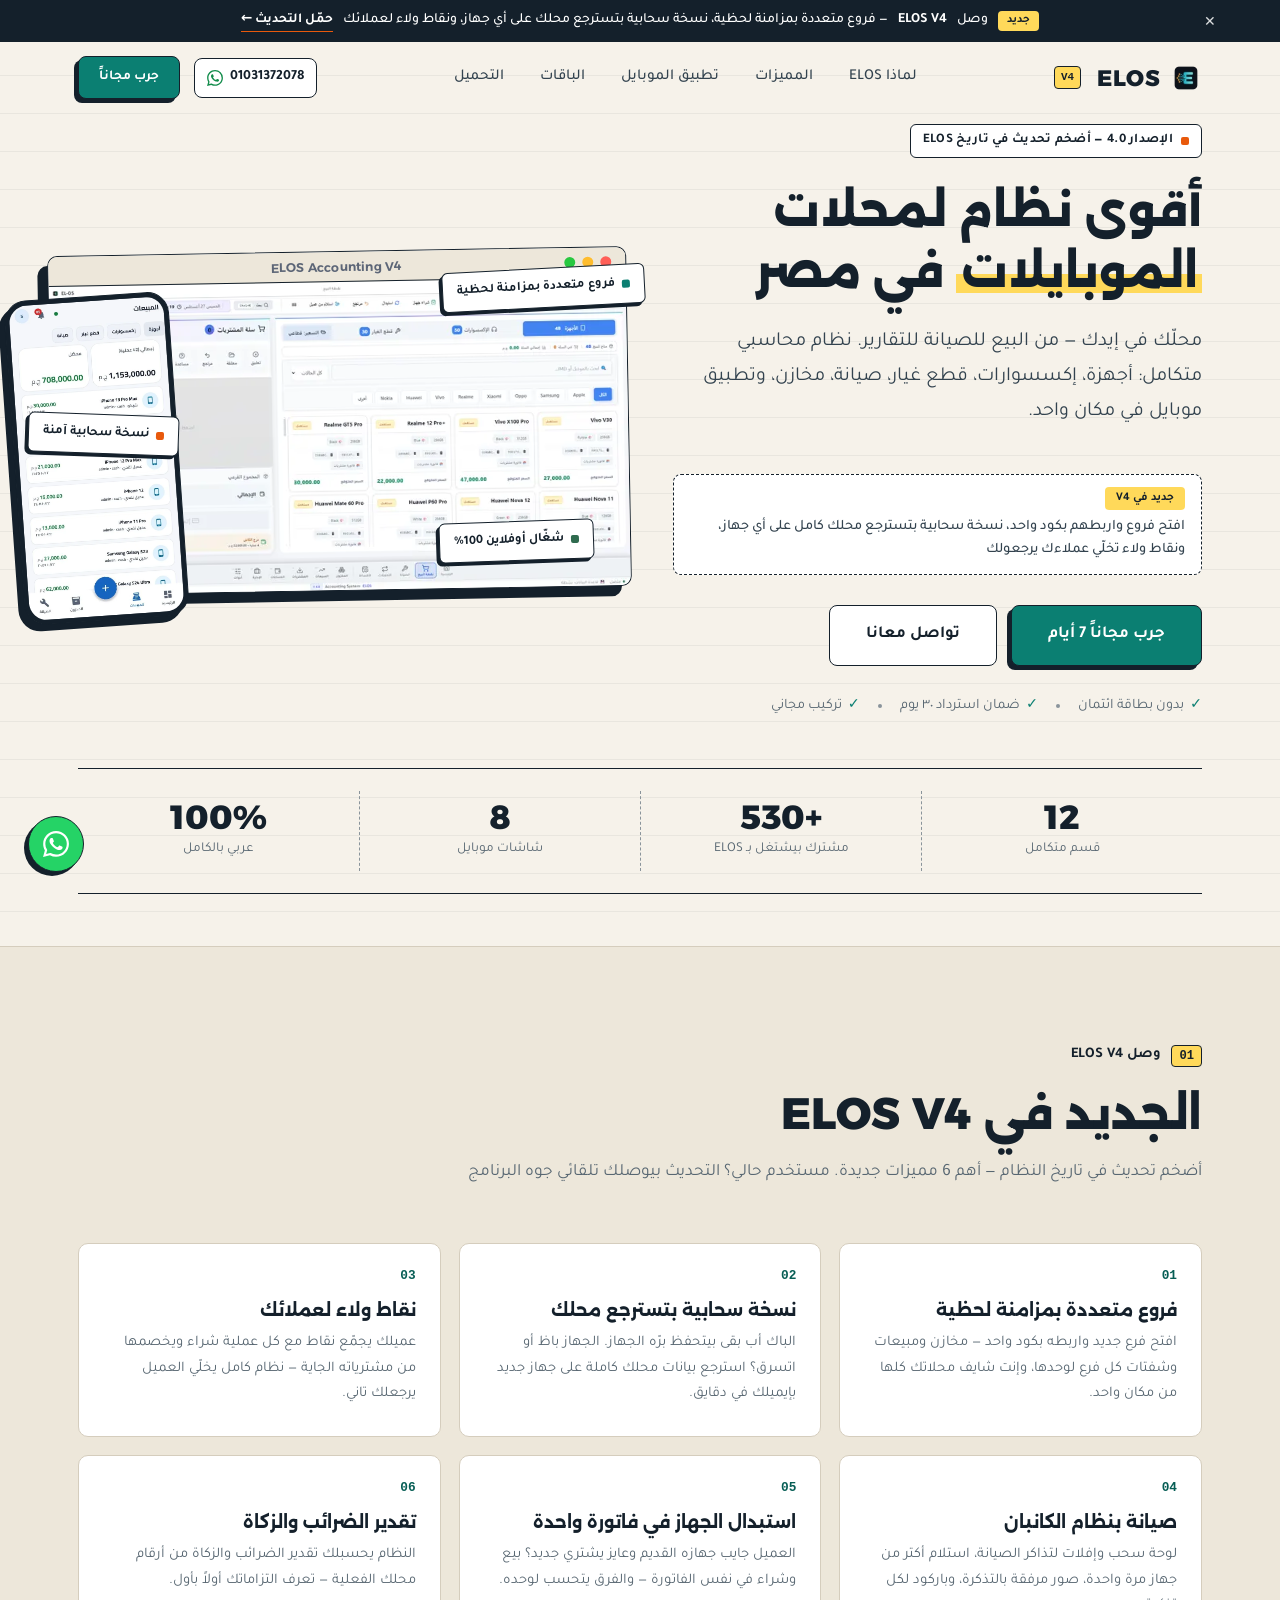
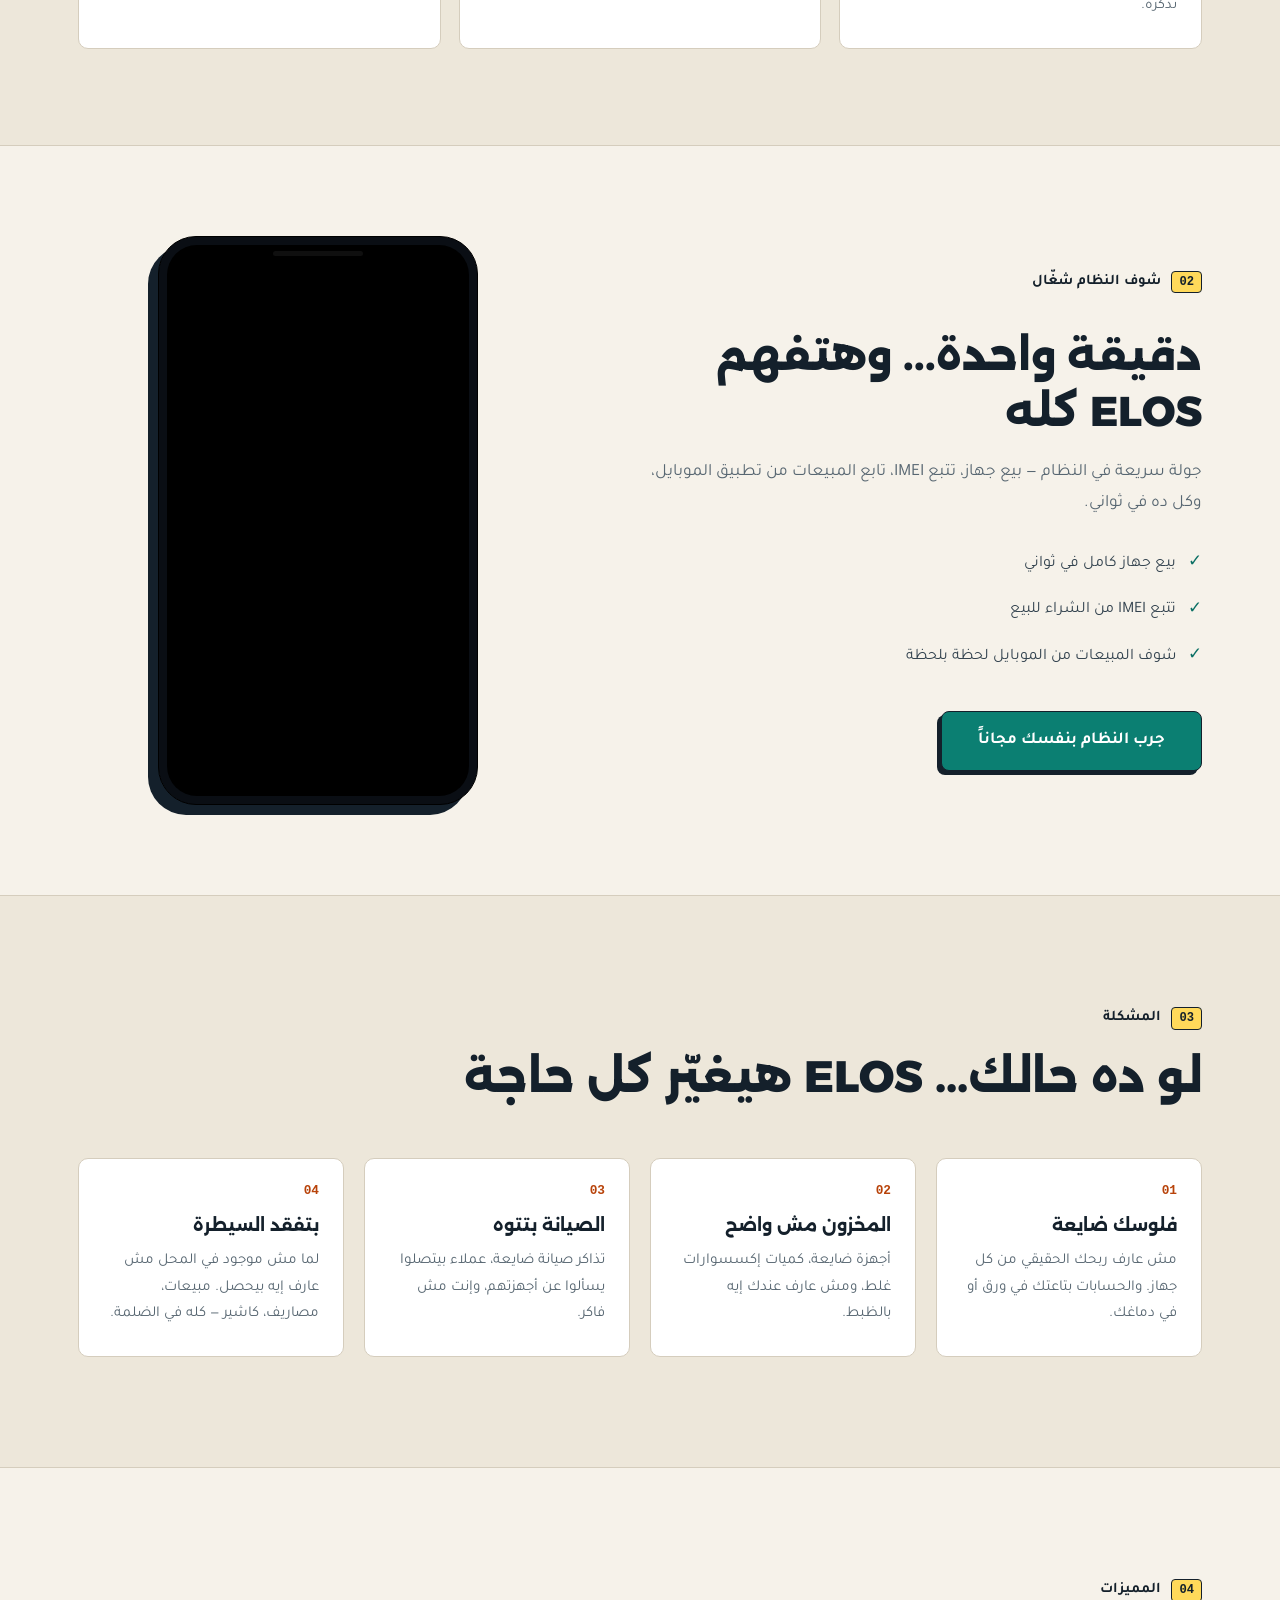
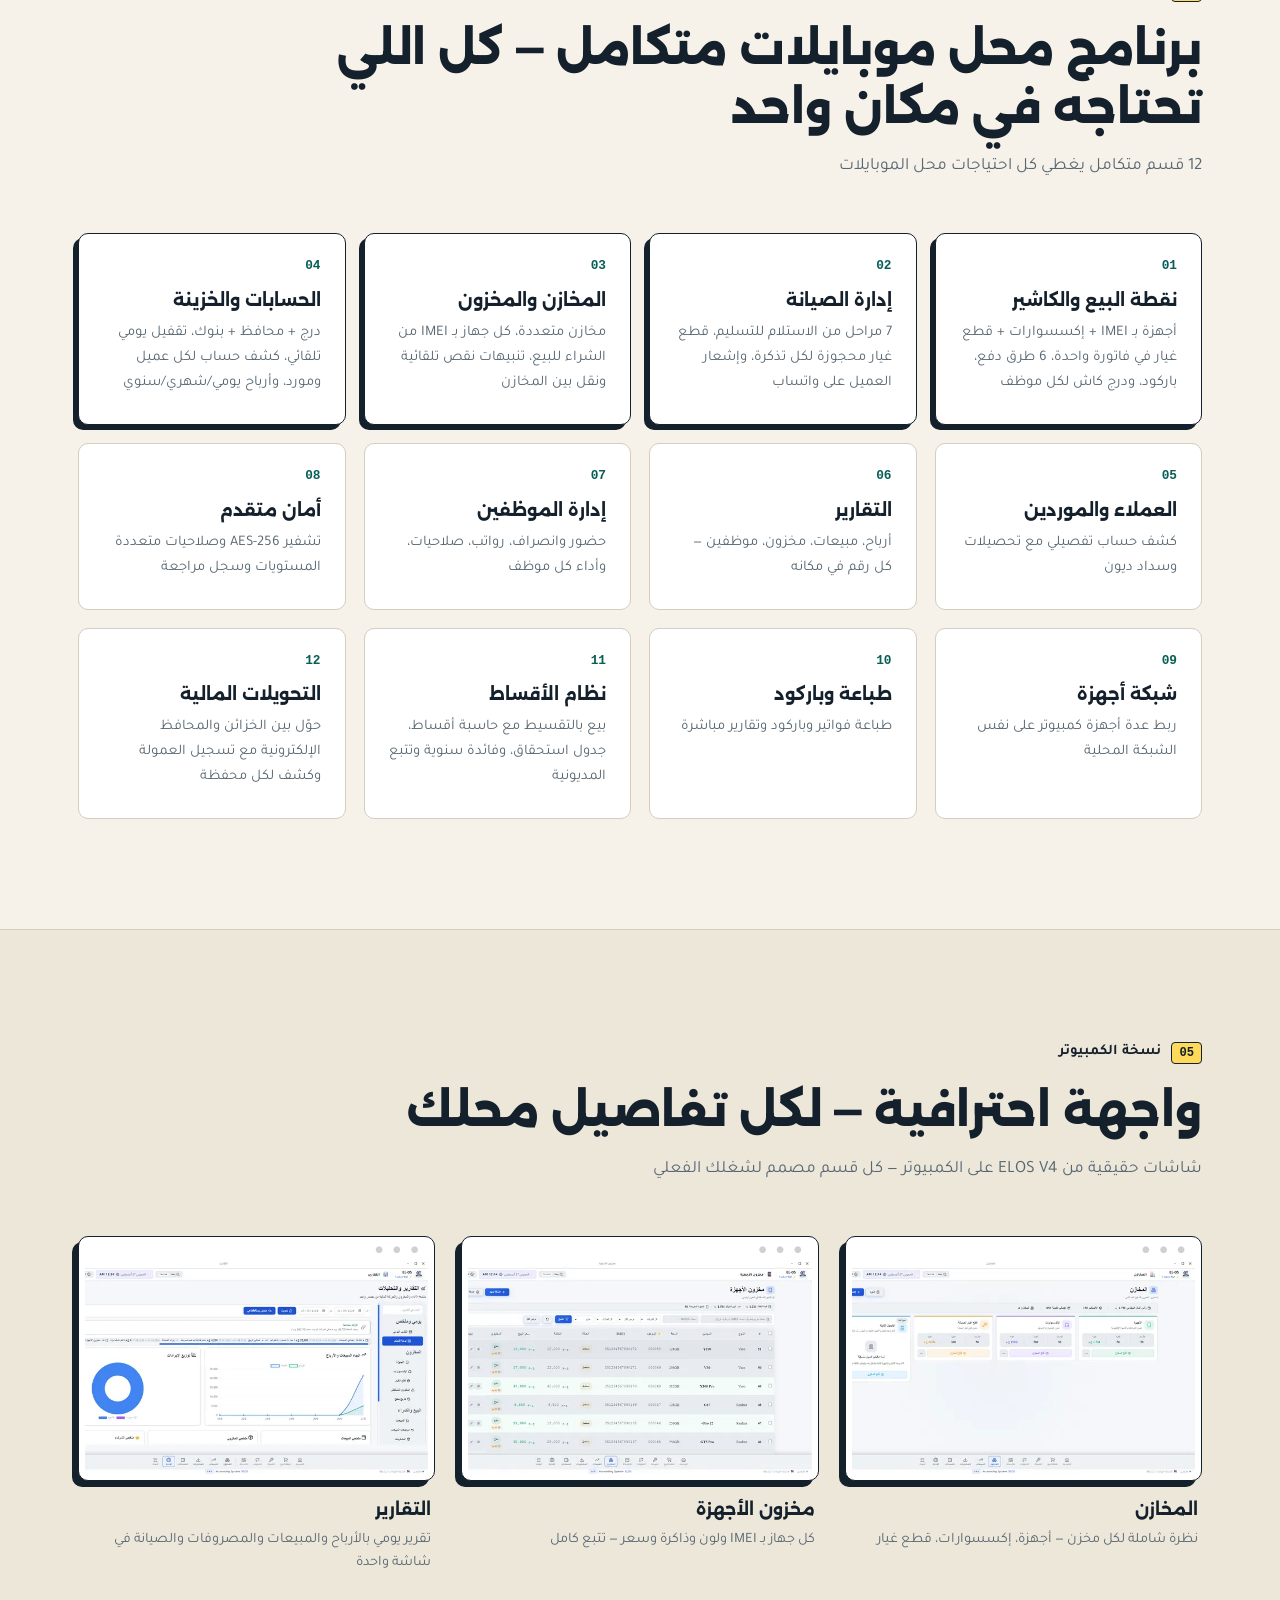
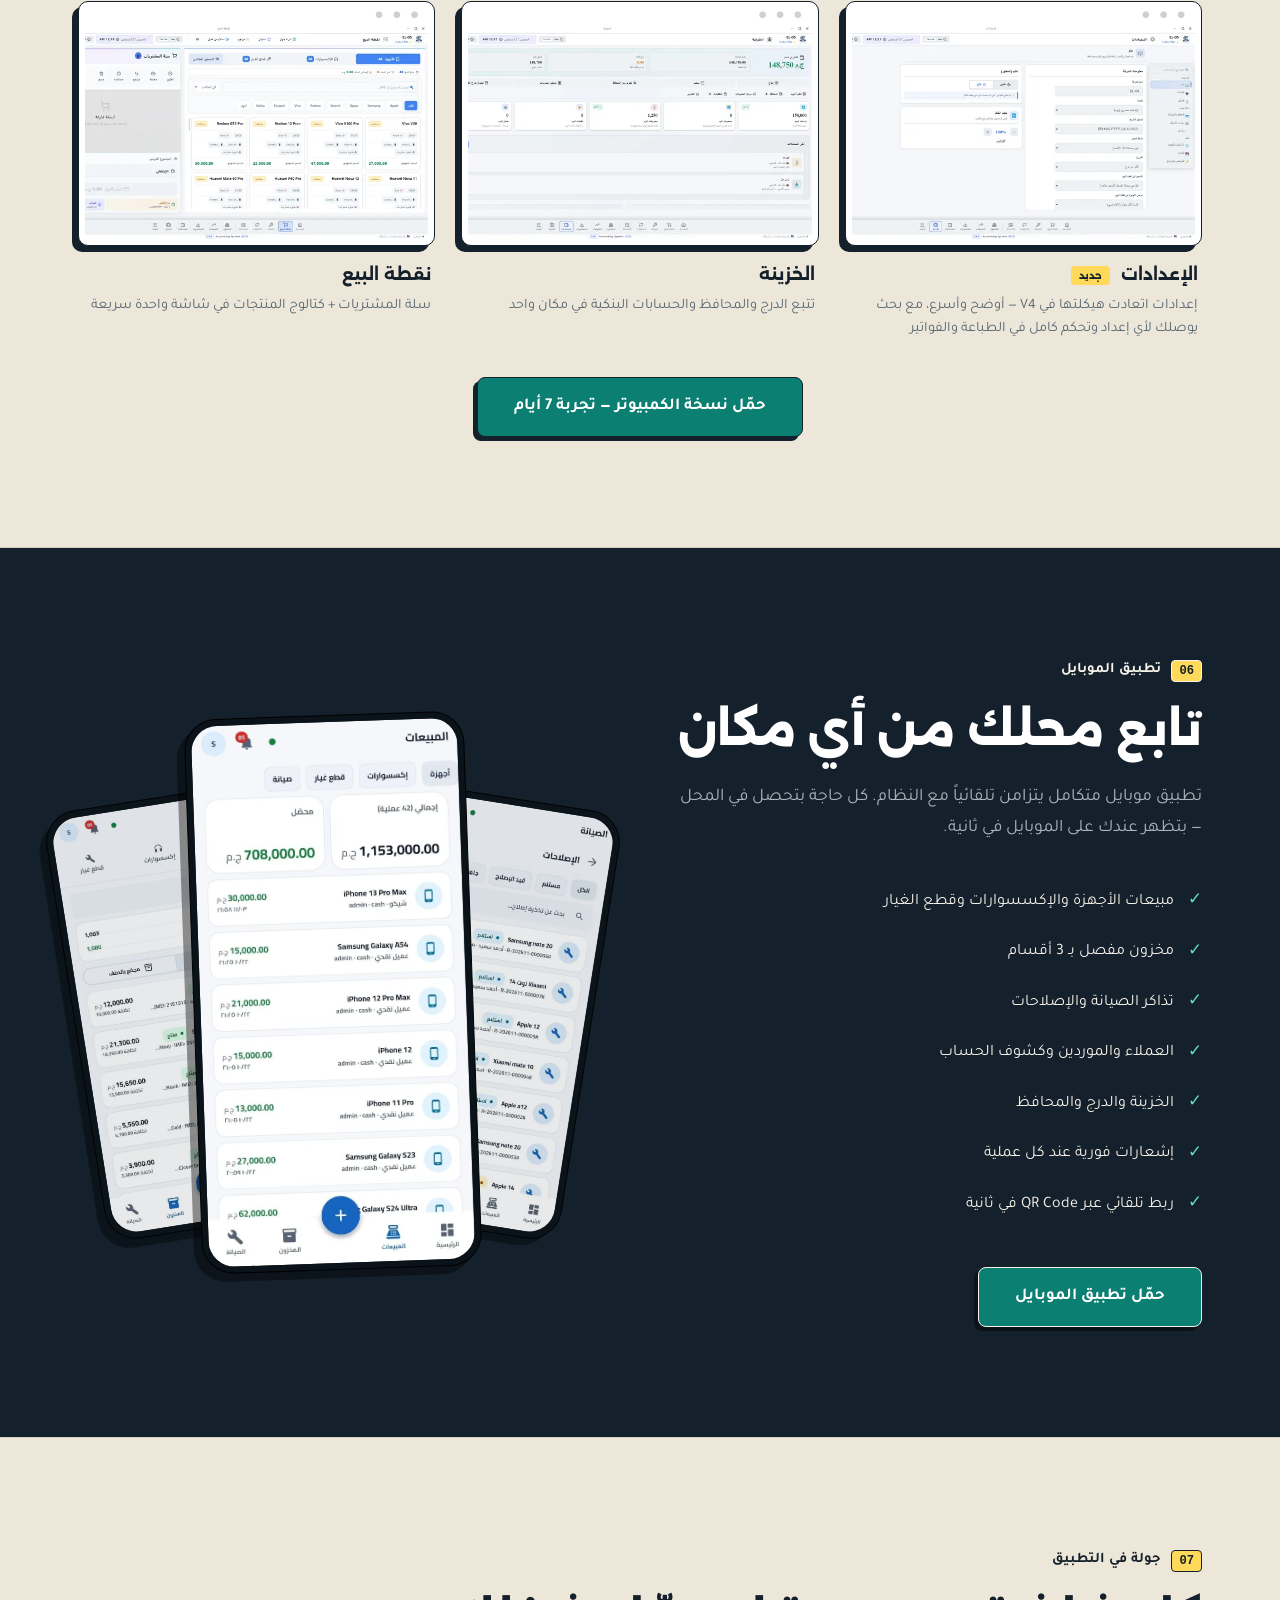
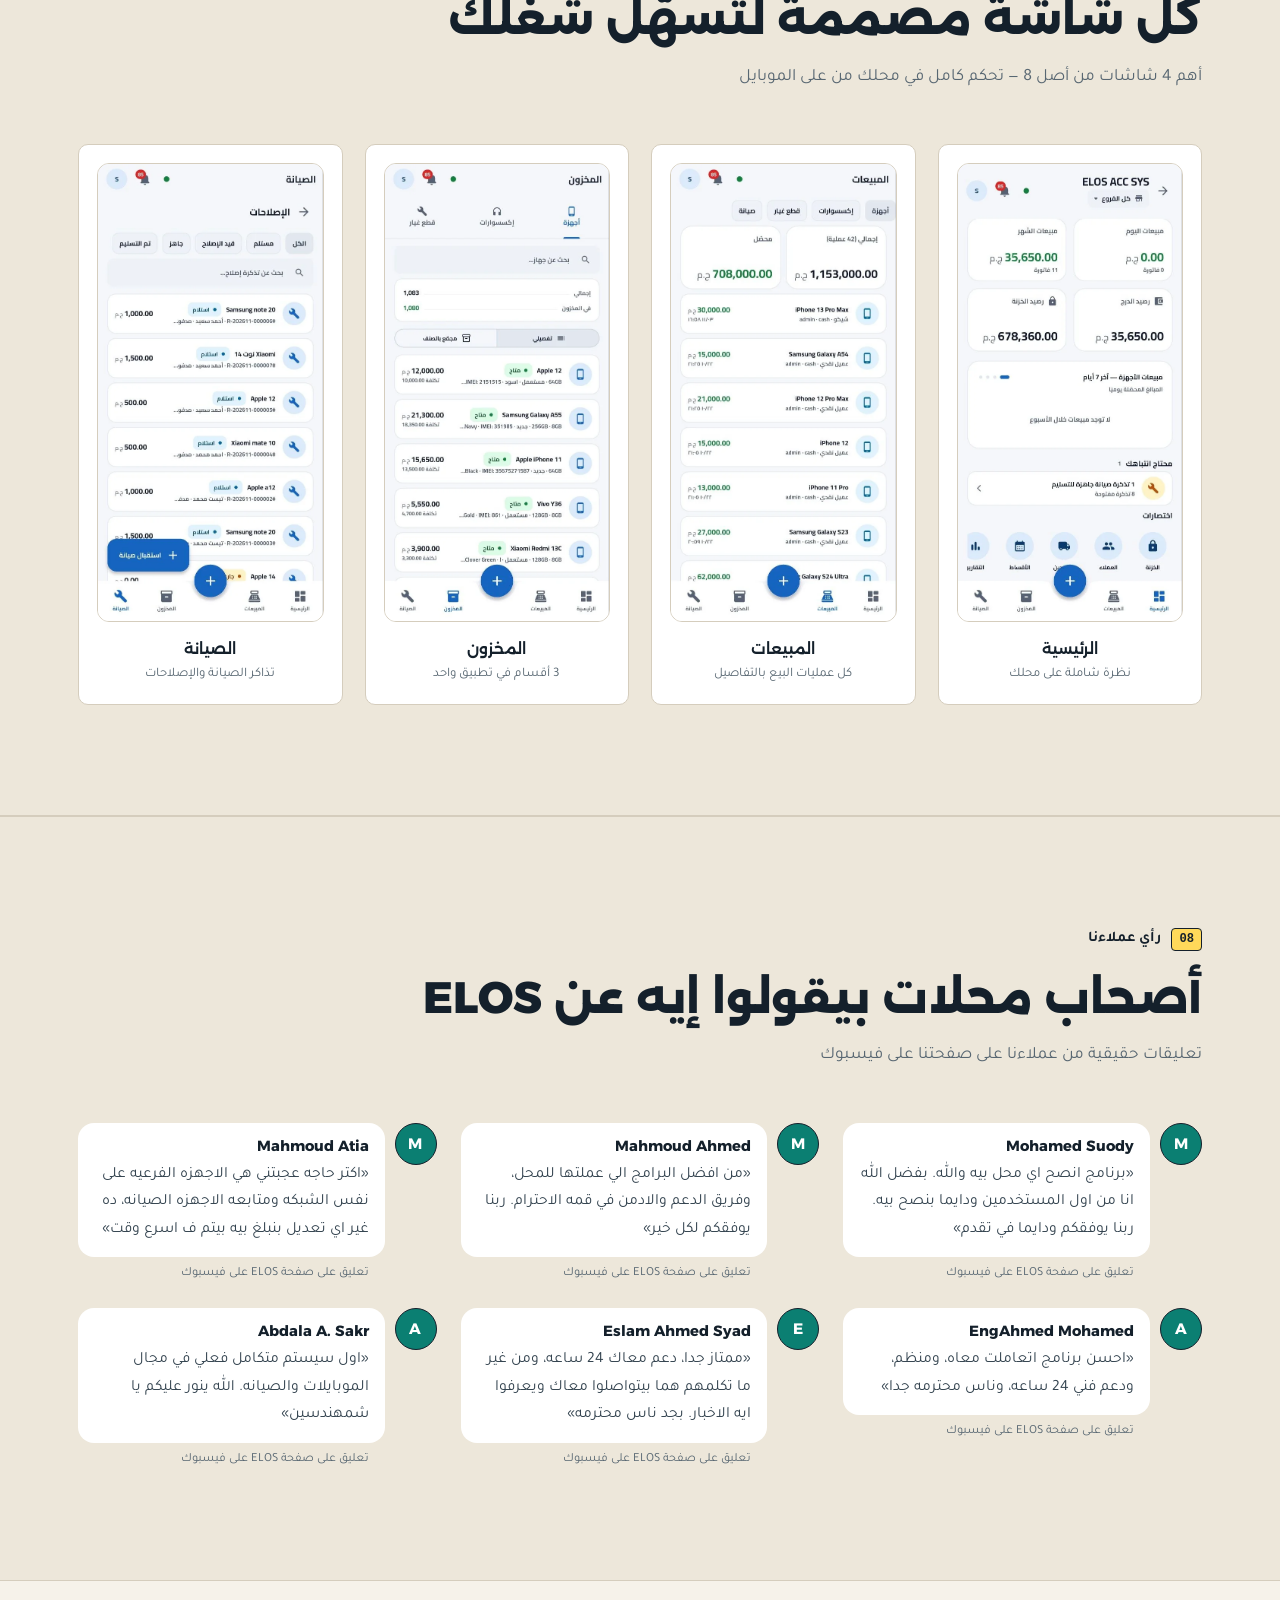
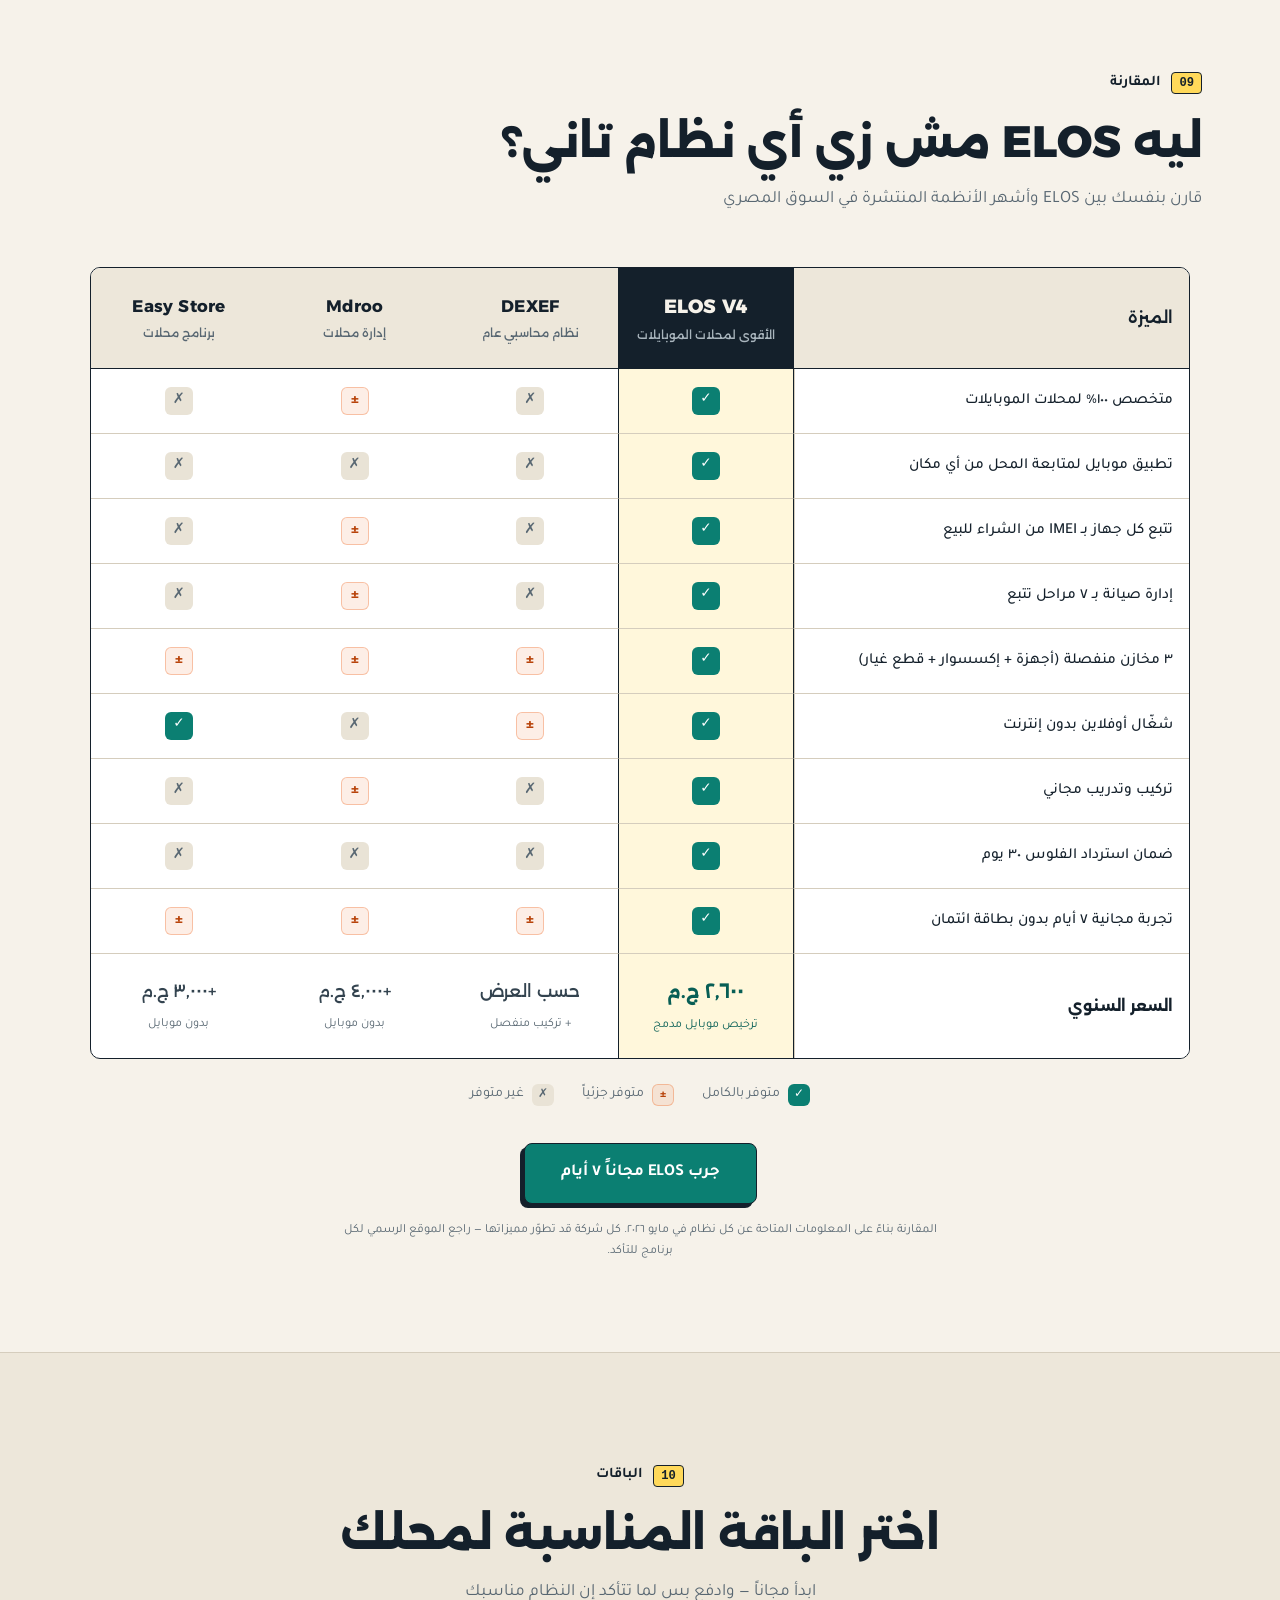
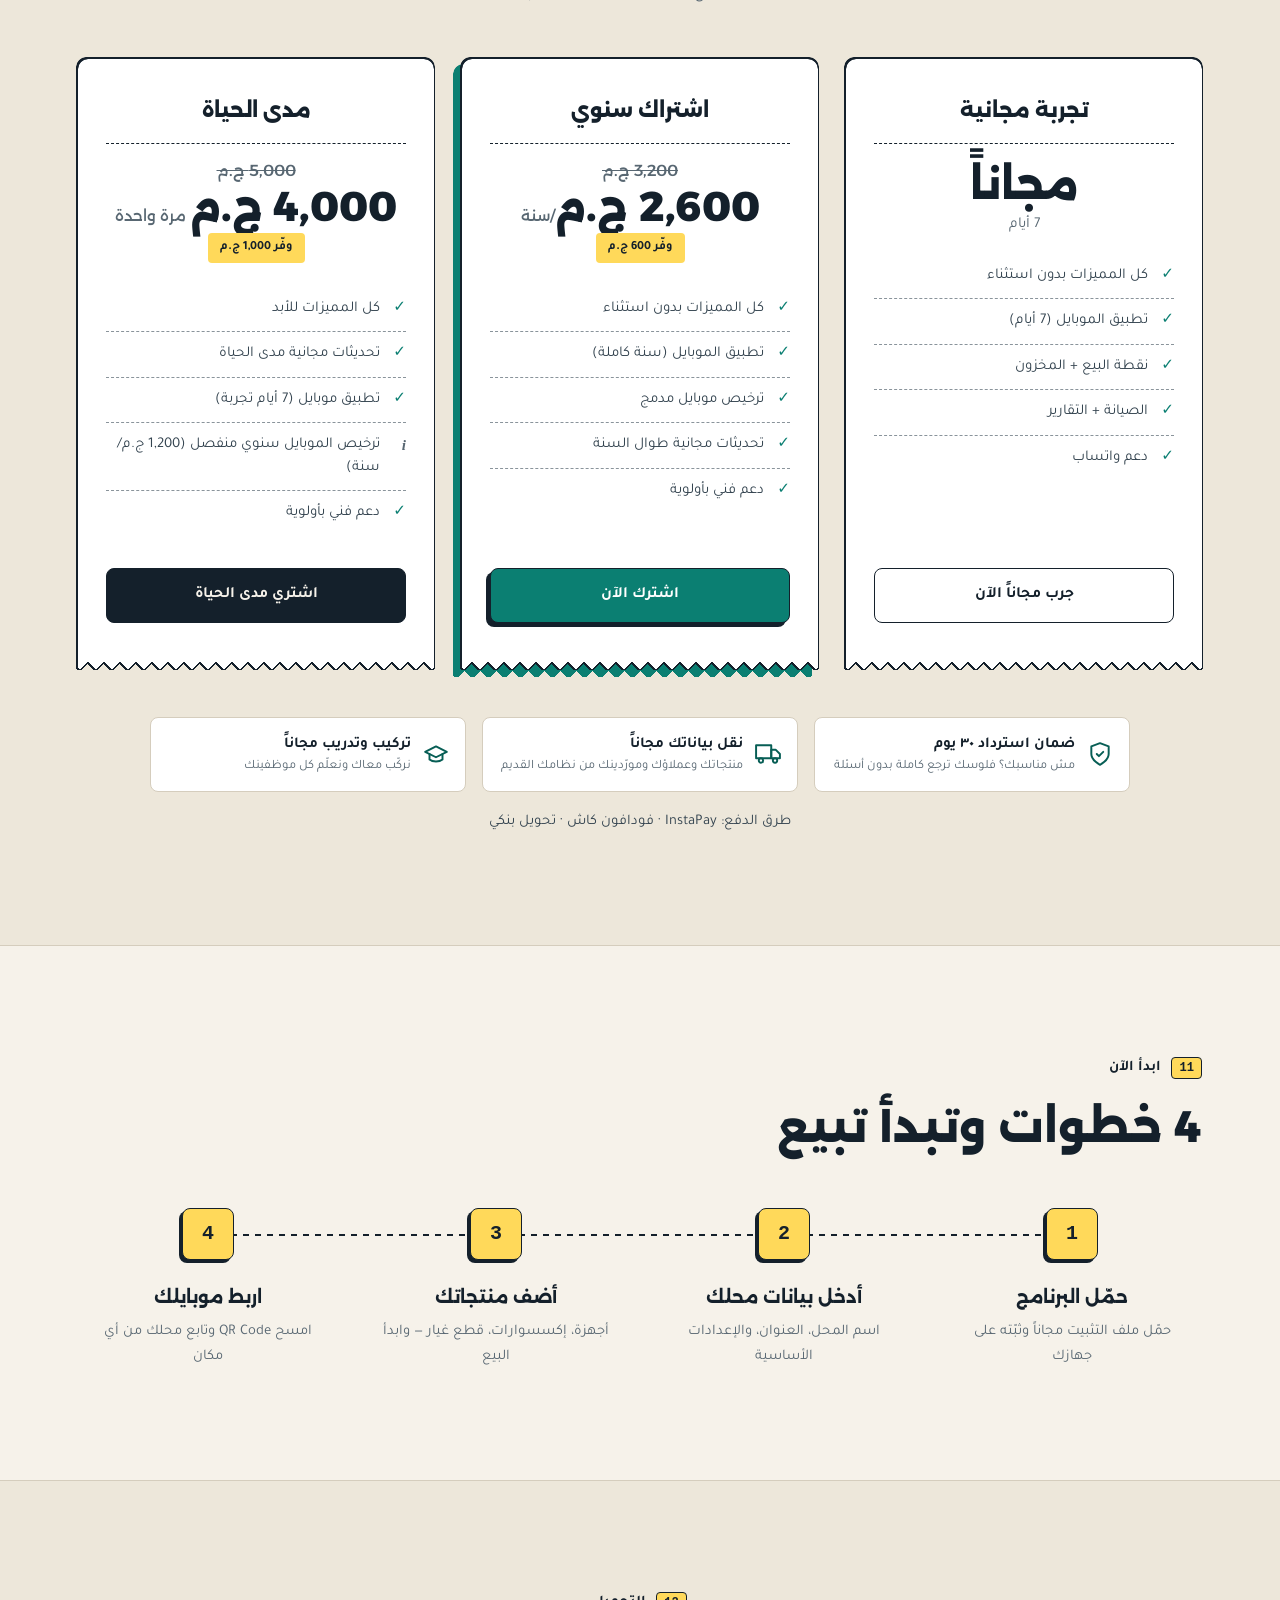
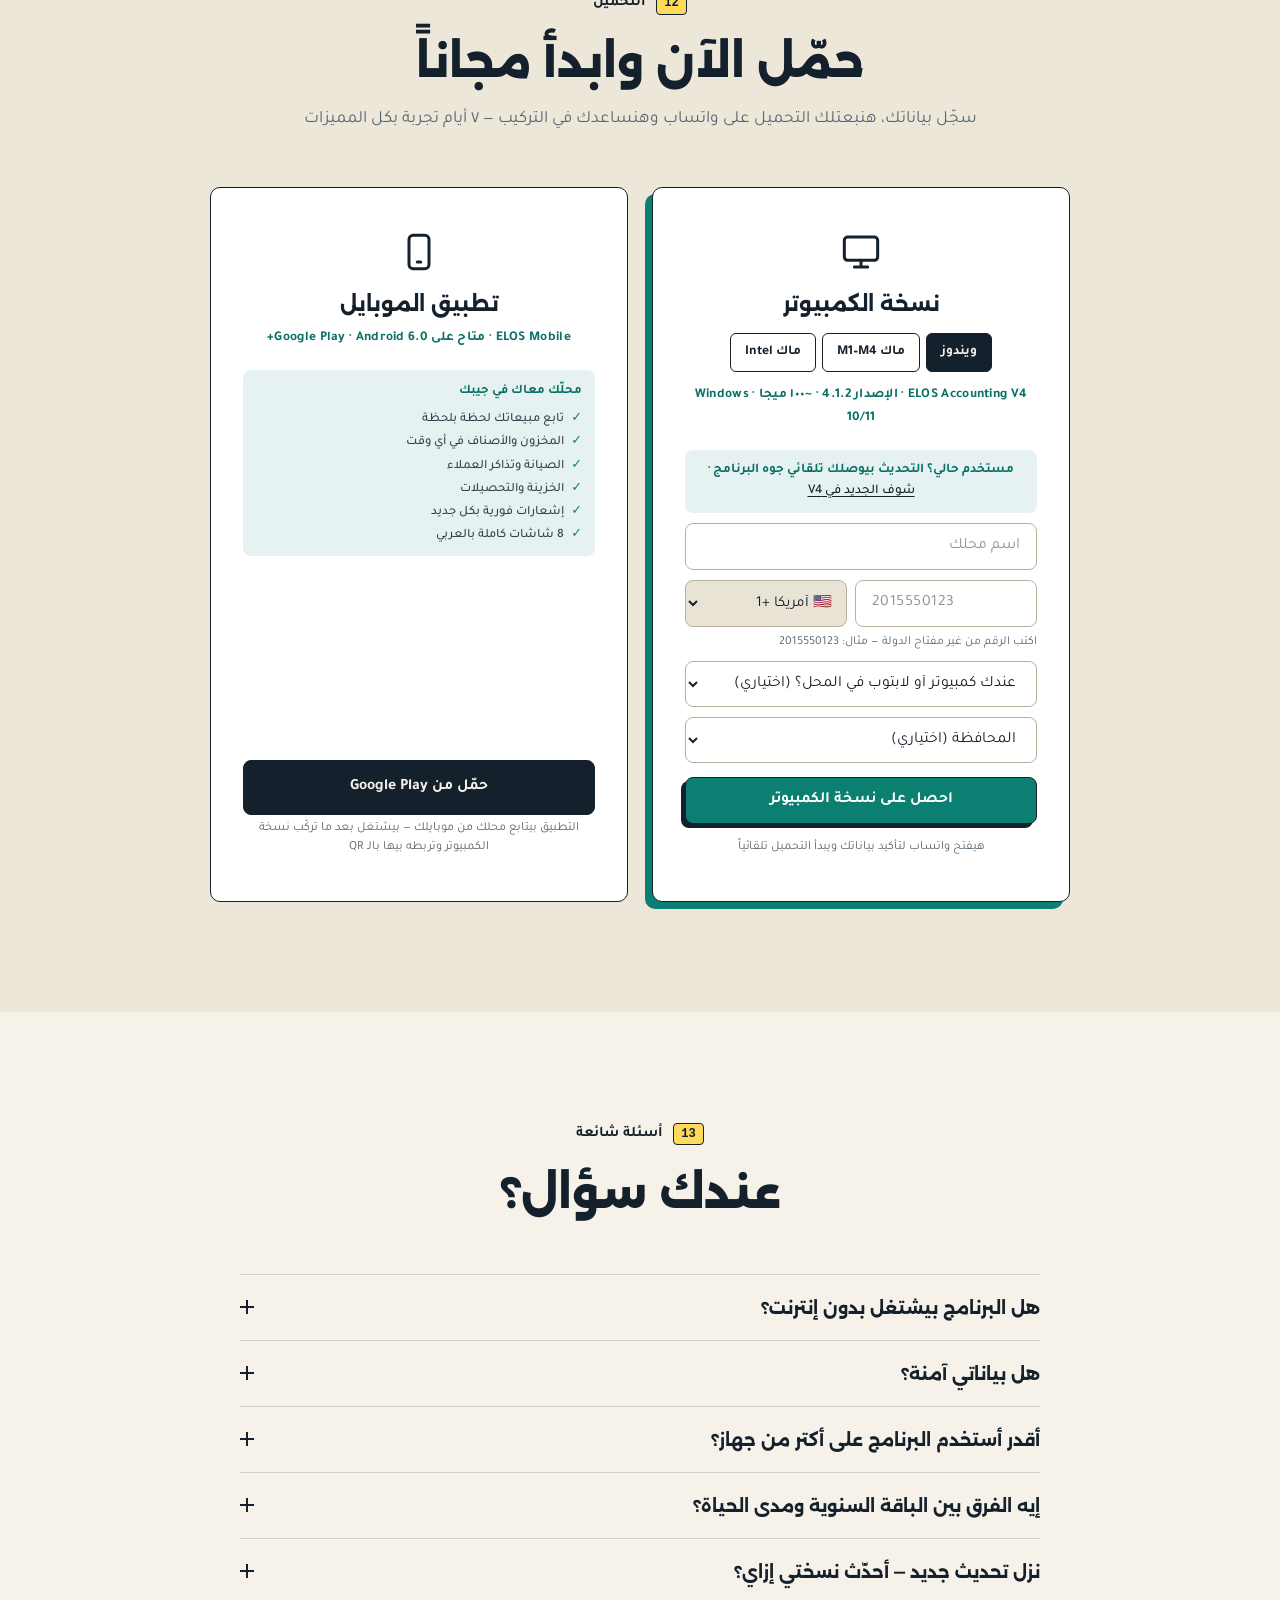
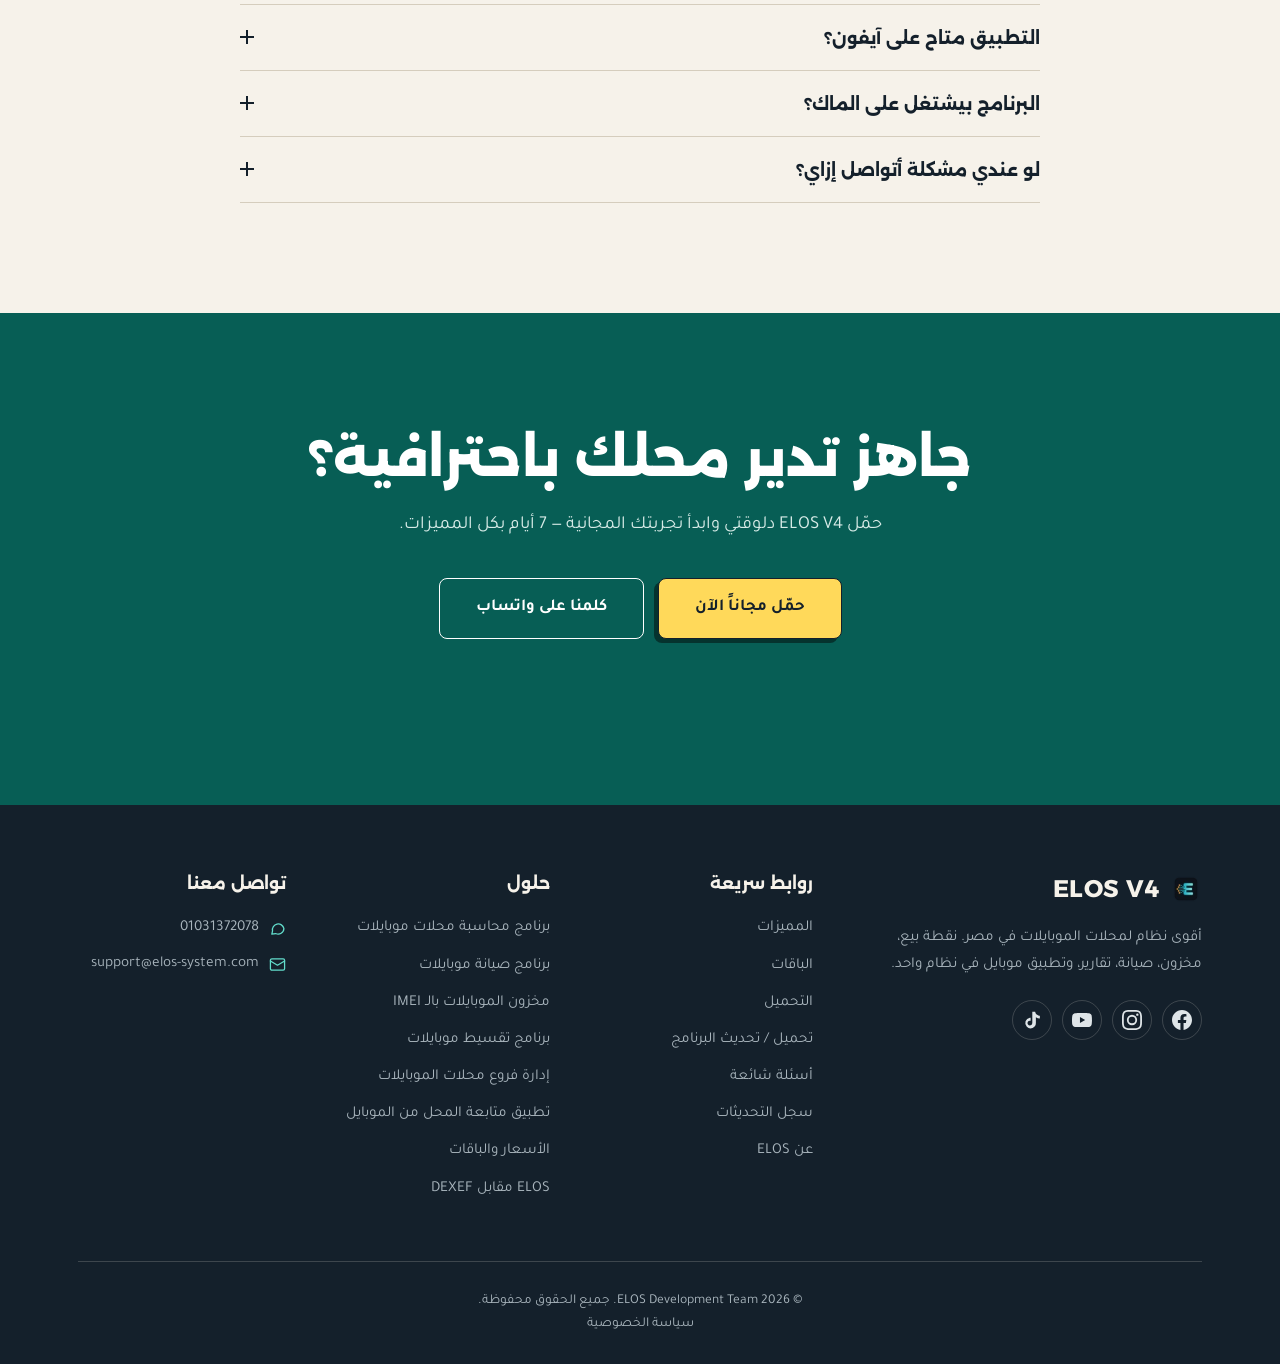
<file: index.html>
<!DOCTYPE html>
<html lang="ar" dir="rtl">
<head>
  <meta charset="UTF-8">
  <meta name="viewport" content="width=device-width, initial-scale=1.0">
  <meta name="description" content="ELOS V4 — أقوى نظام لمحلات الموبايلات في مصر. فروع متعددة، نسخة سحابية، نقاط ولاء، بيع، مخزون، صيانة، تقارير، وتطبيق موبايل في نظام واحد. جرب مجاناً 7 أيام.">
  <meta name="keywords" content="نظام محاسبي, محلات موبايلات, نقطة بيع, POS, مخزون, صيانة, ELOS, برنامج محاسبة, إدارة محل موبايلات">
  <meta name="theme-color" content="#f6f2ea">
  <link rel="canonical" href="https://elos-system.com/">

  <!-- Open Graph -->
  <meta property="og:title" content="ELOS V4 — أقوى برنامج محاسبة لمحلات الموبايلات في مصر">
  <meta property="og:description" content="فروع متعددة + نسخة سحابية + نقاط ولاء + بيع وصيانة ومخازن وتقارير وتطبيق موبايل — كل ده في نظام واحد. تحديث V4 وصل.">
  <meta property="og:image" content="https://elos-system.com/assets/og-cover.jpg?v=2">
  <meta property="og:image:width" content="1200">
  <meta property="og:image:height" content="630">
  <meta property="og:type" content="website">
  <meta property="og:url" content="https://elos-system.com/">
  <meta property="og:site_name" content="ELOS">
  <meta property="og:locale" content="ar_EG">

  <!-- Twitter -->
  <meta name="twitter:card" content="summary_large_image">
  <meta name="twitter:title" content="ELOS V4 — أقوى برنامج محاسبة لمحلات الموبايلات في مصر">
  <meta name="twitter:description" content="فروع متعددة، نسخة سحابية، نقاط ولاء، بيع، مخزون، صيانة وتقارير في نظام واحد. تحديث V4 وصل. جرب مجاناً 7 أيام.">
  <meta name="twitter:image" content="https://elos-system.com/assets/og-cover.jpg?v=2">

  <title>ELOS V4 — أقوى برنامج محاسبة لمحلات الموبايلات في مصر</title>
  <link rel="icon" type="image/png" href="assets/favicon.png">
  <link rel="apple-touch-icon" href="assets/favicon.png">
  <link rel="preload" href="/fonts/tajawal-400-arabic.woff2" as="font" type="font/woff2" crossorigin>
  <link rel="preload" href="/fonts/alexandria-arabic.woff2" as="font" type="font/woff2" crossorigin>
  <link rel="stylesheet" href="css/style.css">

  <!-- ════════ TRACKING ════════ -->
  <!-- Google Analytics 4 — property: elos-mobile / stream: Elos Website -->
  <script async src="https://www.googletagmanager.com/gtag/js?id=G-RLBB64DHQP"></script>
  <script>
    window.dataLayer = window.dataLayer || [];
    function gtag(){dataLayer.push(arguments);}
    gtag('js', new Date());
    gtag('config', 'G-RLBB64DHQP', { 'send_page_view': true });
  </script>

  <!-- Meta Pixel — dataset: Elos ads (under ELOS ADS account) -->
  <script>
    !function(f,b,e,v,n,t,s){if(f.fbq)return;n=f.fbq=function(){n.callMethod?
    n.callMethod.apply(n,arguments):n.queue.push(arguments)};if(!f._fbq)f._fbq=n;
    n.push=n;n.loaded=!0;n.version='2.0';n.queue=[];t=b.createElement(e);t.async=!0;
    t.src=v;s=b.getElementsByTagName(e)[0];s.parentNode.insertBefore(t,s)}(window,
    document,'script','https://connect.facebook.net/en_US/fbevents.js');
    fbq('init', '2504885989955815');
    fbq('init', '2896945414015167');
    fbq('track', 'PageView');
  </script>
  <noscript><img height="1" width="1" style="display:none"
    src="https://www.facebook.com/tr?id=2504885989955815&ev=PageView&noscript=1"/></noscript>
  <noscript><img height="1" width="1" style="display:none"
    src="https://www.facebook.com/tr?id=2896945414015167&ev=PageView&noscript=1"/></noscript>
  <!-- ════════ /TRACKING ════════ -->

  <!-- Structured data -->
  <script type="application/ld+json">
  {
    "@context": "https://schema.org",
    "@type": "SoftwareApplication",
    "name": "ELOS Accounting V4",
    "operatingSystem": "Windows 10, Windows 11, macOS 10.15+, Android 6.0+",
    "applicationCategory": "BusinessApplication",
    "description": "أقوى نظام لمحلات الموبايلات في مصر — نقطة بيع، مخزون، صيانة، تقارير، وتطبيق موبايل في نظام واحد.",
    "url": "https://elos-system.com/",
    "image": "https://elos-system.com/assets/logo.png",
    "inLanguage": "ar",
    "offers": [
      { "@type": "Offer", "price": "0", "priceCurrency": "EGP", "name": "تجربة مجانية 7 أيام" },
      { "@type": "Offer", "price": "2600", "priceCurrency": "EGP", "name": "اشتراك سنوي" },
      { "@type": "Offer", "price": "4000", "priceCurrency": "EGP", "name": "مدى الحياة" }
    ],
    "publisher": {
      "@type": "Organization",
      "name": "ELOS",
      "url": "https://elos-system.com/",
      "logo": "https://elos-system.com/assets/logo.png",
      "sameAs": [
        "https://www.facebook.com/ElOsAccSystem/",
        "https://www.instagram.com/elos_acc/",
        "https://www.youtube.com/@ElOsAccSystem",
        "https://www.tiktok.com/@elos_accounting"
      ]
    }
  }
  </script>
  <script type="application/ld+json">
  {"@context": "https://schema.org", "@type": "FAQPage", "mainEntity": [{"@type": "Question", "name": "هل البرنامج بيشتغل بدون إنترنت؟", "acceptedAnswer": {"@type": "Answer", "text": "أيوا — النظام بيشتغل أوفلاين بالكامل. بياناتك محفوظة على جهازك. الإنترنت مطلوب بس لو عايز تربط تطبيق الموبايل."}}, {"@type": "Question", "name": "هل بياناتي آمنة؟", "acceptedAnswer": {"@type": "Answer", "text": "بياناتك مشفرة بتشفير AES-256 ومحفوظة محلياً على جهازك. محدش يقدر يوصلها غيرك. وكل عملية متسجلة في سجل مراجعة."}}, {"@type": "Question", "name": "أقدر أستخدم البرنامج على أكتر من جهاز؟", "acceptedAnswer": {"@type": "Answer", "text": "أيوا — تقدر تربط عدة أجهزة كمبيوتر على نفس الشبكة المحلية. وكمان تربط حتى 3 موبايلات على نفس الحساب."}}, {"@type": "Question", "name": "إيه الفرق بين الباقة السنوية ومدى الحياة؟", "acceptedAnswer": {"@type": "Answer", "text": "السنوية (2,600 ج.م/سنة) بتشمل كل حاجة + ترخيص الموبايل سنة كاملة. مدى الحياة (4,000 ج.م مرة واحدة) بتشمل كل حاجة للأبد بس ترخيص الموبايل سنوي منفصل بـ 1,200 ج.م في السنة."}}, {"@type": "Question", "name": "نزل تحديث جديد — أحدّث نسختي إزاي؟", "acceptedAnswer": {"@type": "Answer", "text": "النظام بيتحقق من التحديثات تلقائياً وبينبّهك لما ينزل إصدار جديد. تقدر كمان تحمّل أحدث نسخة من صفحة التحميل وتثبّتها فوق القديمة — بياناتك بتفضل زي ما هي بدون أي فقدان."}}, {"@type": "Question", "name": "التطبيق متاح على آيفون؟", "acceptedAnswer": {"@type": "Answer", "text": "تطبيق الموبايل متاح دلوقتي على أندرويد (6.0 وأحدث) من Google Play. نسخة الآيفون بيتم تطويرها حالياً وهتنزل قريباً — تابعنا عشان تعرف أول ما تنزل."}}, {"@type": "Question", "name": "لو عندي مشكلة أتواصل إزاي؟", "acceptedAnswer": {"@type": "Answer", "text": "تقدر تتواصل معانا على واتساب 01031372078 أو إيميل support@elos-system.com — وهنرد عليك في أسرع وقت."}}]}
  </script>
</head>
<body class="has-announce">

  <div class="mobile-overlay"></div>

  <!-- ══════════════════════════════════════
       V4 ANNOUNCEMENT BANNER
       ══════════════════════════════════════ -->
  <div class="announce-bar" id="announceBar">
    <div class="container">
      <a href="#download" class="announce-text" data-track="announce-download">
        <span class="announce-tag">جديد</span>
        وصل <strong>ELOS V4</strong><span class="announce-detail"> — فروع متعددة بمزامنة لحظية، نسخة سحابية بتسترجع محلك على أي جهاز، ونقاط ولاء لعملائك</span>
        <span class="announce-cta">حمّل التحديث ←</span>
      </a>
      <button class="announce-close" id="announceClose" aria-label="إغلاق الإعلان">✕</button>
    </div>
  </div>

  <!-- ══════════════════════════════════════
       FLOATING WHATSAPP
       ══════════════════════════════════════ -->
  <a href="https://wa.me/201031372078?text=%D9%85%D8%B1%D8%AD%D8%A8%D8%A7%D9%8B%D8%8C%20%D8%B9%D8%A7%D9%8A%D8%B2%20%D8%A3%D8%B3%D8%AA%D9%81%D8%B3%D8%B1%20%D8%B9%D9%86%20%D9%86%D8%B8%D8%A7%D9%85%20ELOS" target="_blank" rel="noopener noreferrer" class="whatsapp-float" aria-label="تواصل واتساب">
    <svg viewBox="0 0 24 24" width="26" height="26" fill="white"><path d="M17.472 14.382c-.297-.149-1.758-.867-2.03-.967-.273-.099-.471-.148-.67.15-.197.297-.767.966-.94 1.164-.173.199-.347.223-.644.075-.297-.15-1.255-.463-2.39-1.475-.883-.788-1.48-1.761-1.653-2.059-.173-.297-.018-.458.13-.606.134-.133.298-.347.446-.52.149-.174.198-.298.298-.497.099-.198.05-.371-.025-.52-.075-.149-.669-1.612-.916-2.207-.242-.579-.487-.5-.669-.51-.173-.008-.371-.01-.57-.01-.198 0-.52.074-.792.372-.272.297-1.04 1.016-1.04 2.479 0 1.462 1.065 2.875 1.213 3.074.149.198 2.096 3.2 5.077 4.487.709.306 1.262.489 1.694.625.712.227 1.36.195 1.871.118.571-.085 1.758-.719 2.006-1.413.248-.694.248-1.289.173-1.413-.074-.124-.272-.198-.57-.347m-5.421 7.403h-.004a9.87 9.87 0 01-5.031-1.378l-.361-.214-3.741.982.998-3.648-.235-.374a9.86 9.86 0 01-1.51-5.26c.001-5.45 4.436-9.884 9.888-9.884 2.64 0 5.122 1.03 6.988 2.898a9.825 9.825 0 012.893 6.994c-.003 5.45-4.437 9.884-9.885 9.884m8.413-18.297A11.815 11.815 0 0012.05 0C5.495 0 .16 5.335.157 11.892c0 2.096.547 4.142 1.588 5.945L.057 24l6.305-1.654a11.882 11.882 0 005.683 1.448h.005c6.554 0 11.89-5.335 11.893-11.893a11.821 11.821 0 00-3.48-8.413z"/></svg>
  </a>

  <!-- ══════════════════════════════════════
       NAVIGATION
       ══════════════════════════════════════ -->
  <nav class="navbar">
    <div class="container">
      <a href="#" class="nav-logo">
        <img src="/assets/logo-64.webp" alt="ELOS" class="nav-logo-icon" width="32" height="32">
        ELOS <span>V4</span>
      </a>
      <ul class="nav-links">
        <li><a href="#problems">لماذا ELOS</a></li>
        <li><a href="#features">المميزات</a></li>
        <li><a href="#mobile-app">تطبيق الموبايل</a></li>
        <li><a href="#pricing">الباقات</a></li>
        <li><a href="#download">التحميل</a></li>
      </ul>
      <div class="nav-actions">
        <a href="https://wa.me/201031372078" target="_blank" rel="noopener noreferrer" class="nav-phone" data-track="nav-whatsapp" aria-label="واتساب">
          <svg viewBox="0 0 24 24" width="16" height="16" fill="currentColor"><path d="M17.472 14.382c-.297-.149-1.758-.867-2.03-.967-.273-.099-.471-.148-.67.15-.197.297-.767.966-.94 1.164-.173.199-.347.223-.644.075-.297-.15-1.255-.463-2.39-1.475-.883-.788-1.48-1.761-1.653-2.059-.173-.297-.018-.458.13-.606.134-.133.298-.347.446-.52.149-.174.198-.298.298-.497.099-.198.05-.371-.025-.52-.075-.149-.669-1.612-.916-2.207-.242-.579-.487-.5-.669-.51-.173-.008-.371-.01-.57-.01-.198 0-.52.074-.792.372-.272.297-1.04 1.016-1.04 2.479 0 1.462 1.065 2.875 1.213 3.074.149.198 2.096 3.2 5.077 4.487.709.306 1.262.489 1.694.625.712.227 1.36.195 1.871.118.571-.085 1.758-.719 2.006-1.413.248-.694.248-1.289.173-1.413-.074-.124-.272-.198-.57-.347m-5.421 7.403h-.004a9.87 9.87 0 01-5.031-1.378l-.361-.214-3.741.982.998-3.648-.235-.374a9.86 9.86 0 01-1.51-5.26c.001-5.45 4.436-9.884 9.888-9.884 2.64 0 5.122 1.03 6.988 2.898a9.825 9.825 0 012.893 6.994c-.003 5.45-4.437 9.884-9.885 9.884m8.413-18.297A11.815 11.815 0 0012.05 0C5.495 0 .16 5.335.157 11.892c0 2.096.547 4.142 1.588 5.945L.057 24l6.305-1.654a11.882 11.882 0 005.683 1.448h.005c6.554 0 11.89-5.335 11.893-11.893a11.821 11.821 0 00-3.48-8.413z"/></svg>
          <span>01031372078</span>
        </a>
        <a href="#download" class="btn btn-primary btn-sm nav-cta" data-track="nav-cta">جرب مجاناً</a>
      </div>
      <button class="menu-toggle" aria-label="القائمة">
        <span></span><span></span><span></span>
      </button>
    </div>
  </nav>

  <!-- ══════════════════════════════════════
       HERO — Two-column with real screenshot
       ══════════════════════════════════════ -->
  <section class="hero">
    <div class="container">
      <div class="hero-grid">
        <div class="hero-text">
          <span class="hero-version fade-up">الإصدار 4.0 — أضخم تحديث في تاريخ ELOS</span>
          <h1 class="fade-up">أقوى نظام لمحلات <span class="accent">الموبايلات</span> في مصر</h1>
          <p class="subtitle fade-up">محلّك في إيدك — من البيع للصيانة للتقارير. نظام محاسبي متكامل: أجهزة، إكسسوارات، قطع غيار، صيانة، مخازن، وتطبيق موبايل في مكان واحد.</p>
          <p class="hero-whatsnew fade-up"><span class="hero-whatsnew-tag">جديد في V4</span> افتح فروع واربطهم بكود واحد، نسخة سحابية بتسترجع محلك كامل على أي جهاز، ونقاط ولاء تخلّي عملاءك يرجعولك</p>
          <div class="hero-buttons fade-up">
            <a href="#download" class="btn btn-primary btn-lg" data-track="hero-cta-primary">جرب مجاناً 7 أيام</a>
            <a href="https://wa.me/201031372078" target="_blank" rel="noopener noreferrer" class="btn btn-ghost btn-lg" data-track="hero-cta-whatsapp">تواصل معانا</a>
          </div>
          <div class="hero-trust fade-up">
            <span><span class="check">✓</span> بدون بطاقة ائتمان</span>
            <span class="dot"></span>
            <span><span class="check">✓</span> ضمان استرداد ٣٠ يوم</span>
            <span class="dot"></span>
            <span><span class="check">✓</span> تركيب مجاني</span>
          </div>
        </div>

        <div class="hero-visual fade-up">
          <div class="hero-window">
            <div class="hero-window-bar">
              <span class="desktop-window-dot red"></span>
              <span class="desktop-window-dot yellow"></span>
              <span class="desktop-window-dot green"></span>
              <span class="desktop-window-title">ELOS Accounting V4</span>
            </div>
            <picture><source media="(max-width: 768px)" srcset="assets/screenshots/desktop/desktop-pos-m.webp" type="image/webp"><source srcset="assets/screenshots/desktop/desktop-pos.webp" type="image/webp"><img width="1919" height="1028" src="assets/screenshots/desktop/desktop-pos.png" alt="نقطة البيع — ELOS V4" loading="eager" fetchpriority="high" decoding="async"></picture>
          </div>
          <div class="hero-phone-overlay">
            <picture><source srcset="assets/screenshots/mobile/app-sales.webp" type="image/webp"><img width="591" height="1202" loading="lazy" decoding="async" src="assets/screenshots/mobile/app-sales.jpg" alt="شاشة المبيعات في تطبيق ELOS على الموبايل"></picture>
          </div>
          <span class="hero-badge hero-badge-1"><span class="hb-dot" style="background:var(--coral)"></span> فروع متعددة بمزامنة لحظية</span>
          <span class="hero-badge hero-badge-2"><span class="hb-dot" style="background:var(--orange)"></span> نسخة سحابية آمنة</span>
          <span class="hero-badge hero-badge-3"><span class="hb-dot" style="background:var(--green)"></span> شغّال أوفلاين 100%</span>
        </div>
      </div>

      <div class="stats-bar fade-up">
        <div class="stat-item"><span class="stat-value">12</span><span class="stat-label">قسم متكامل</span></div>
        <div class="stat-item"><span class="stat-value">+530</span><span class="stat-label">مشترك بيشتغل بـ ELOS</span></div>
        <div class="stat-item"><span class="stat-value">8</span><span class="stat-label">شاشات موبايل</span></div>
        <div class="stat-item"><span class="stat-value">100%</span><span class="stat-label">عربي بالكامل</span></div>
      </div>
    </div>
  </section>

  <!-- ══════════════════════════════════════
       WHAT'S NEW IN V4
       ══════════════════════════════════════ -->
  <section class="whatsnew" id="whatsnew">
    <div class="container">
      <div class="section-header fade-up">
        <span class="section-badge">وصل ELOS V4</span>
        <h2>الجديد في ELOS V4</h2>
        <p>أضخم تحديث في تاريخ النظام — أهم 6 مميزات جديدة. مستخدم حالي؟ التحديث بيوصلك تلقائي جوه البرنامج</p>
      </div>
      <div class="whatsnew-grid stagger-children">
        <div class="whatsnew-card fade-up">
          <h3>فروع متعددة بمزامنة لحظية</h3>
          <p>افتح فرع جديد واربطه بكود واحد — مخازن ومبيعات وشفتات كل فرع لوحدها، وإنت شايف محلاتك كلها من مكان واحد.</p>
        </div>
        <div class="whatsnew-card fade-up">
          <h3>نسخة سحابية بتسترجع محلك</h3>
          <p>الباك أب بقى بيتحفظ برّه الجهاز. الجهاز باظ أو اتسرق؟ استرجع بيانات محلك كاملة على جهاز جديد بإيميلك في دقايق.</p>
        </div>
        <div class="whatsnew-card fade-up">
          <h3>نقاط ولاء لعملائك</h3>
          <p>عميلك يجمّع نقاط مع كل عملية شراء ويخصمها من مشترياته الجاية — نظام كامل يخلّي العميل يرجعلك تاني.</p>
        </div>
        <div class="whatsnew-card fade-up">
          <h3>صيانة بنظام الكانبان</h3>
          <p>لوحة سحب وإفلات لتذاكر الصيانة، استلام أكتر من جهاز مرة واحدة، صور مرفقة بالتذكرة، وباركود لكل تذكرة.</p>
        </div>
        <div class="whatsnew-card fade-up">
          <h3>استبدال الجهاز في فاتورة واحدة</h3>
          <p>العميل جايب جهازه القديم وعايز يشتري جديد؟ بيع وشراء في نفس الفاتورة — والفرق يتحسب لوحده.</p>
        </div>
        <div class="whatsnew-card fade-up">
          <h3>تقدير الضرائب والزكاة</h3>
          <p>النظام يحسبلك تقدير الضرائب والزكاة من أرقام محلك الفعلية — تعرف التزاماتك أولاً بأول.</p>
        </div>
      </div>
    </div>
  </section>

  <!-- ══════════════════════════════════════
       DEMO VIDEO (YouTube Short)
       ══════════════════════════════════════ -->
  <section class="demo-video" id="demo">
    <div class="container">
      <div class="demo-video-grid">
        <div class="demo-video-text">
          <span class="section-badge fade-up">شوف النظام شغّال</span>
          <h2 class="fade-up">دقيقة واحدة... وهتفهم ELOS كله</h2>
          <p class="fade-up">جولة سريعة في النظام — بيع جهاز، تتبع IMEI، تابع المبيعات من تطبيق الموبايل، وكل ده في ثواني.</p>
          <ul class="demo-video-points fade-up">
            <li><span class="check-icon">✓</span> بيع جهاز كامل في ثواني</li>
            <li><span class="check-icon">✓</span> تتبع IMEI من الشراء للبيع</li>
            <li><span class="check-icon">✓</span> شوف المبيعات من الموبايل لحظة بلحظة</li>
          </ul>
          <a href="#download" class="btn btn-primary btn-lg fade-up" data-track="demo-cta">جرب النظام بنفسك مجاناً</a>
        </div>
        <div class="demo-video-frame fade-up">
          <div class="demo-video-phone">
            <iframe
              src="https://www.youtube-nocookie.com/embed/yjLsc4PhEOw?rel=0&modestbranding=1&playsinline=1"
              title="ELOS Demo — أقوى نظام لمحلات الموبايلات"
              loading="lazy"
              allow="accelerometer; autoplay; clipboard-write; encrypted-media; gyroscope; picture-in-picture; web-share"
              allowfullscreen
              data-track="demo-video-play"></iframe>
          </div>
        </div>
      </div>
    </div>
  </section>

  <!-- ══════════════════════════════════════
       PAIN POINTS
       ══════════════════════════════════════ -->
  <section class="problems" id="problems">
    <div class="container">
      <div class="section-header fade-up">
        <span class="section-badge">المشكلة</span>
        <h2>لو ده حالك... ELOS هيغيّر كل حاجة</h2>
      </div>
      <div class="problems-grid stagger-children">
        <div class="problem-card fade-up">
          <h3>فلوسك ضايعة</h3>
          <p>مش عارف ربحك الحقيقي من كل جهاز. والحسابات بتاعتك في ورق أو في دماغك.</p>
        </div>
        <div class="problem-card fade-up">
          <h3>المخزون مش واضح</h3>
          <p>أجهزة ضايعة، كميات إكسسوارات غلط، ومش عارف عندك إيه بالظبط.</p>
        </div>
        <div class="problem-card fade-up">
          <h3>الصيانة بتتوه</h3>
          <p>تذاكر صيانة ضايعة، عملاء بيتصلوا يسألوا عن أجهزتهم، وإنت مش فاكر.</p>
        </div>
        <div class="problem-card fade-up">
          <h3>بتفقد السيطرة</h3>
          <p>لما مش موجود في المحل مش عارف إيه بيحصل. مبيعات، مصاريف، كاشير — كله في الضلمة.</p>
        </div>
      </div>
    </div>
  </section>

  <!-- ══════════════════════════════════════
       FEATURES
       ══════════════════════════════════════ -->
  <section class="features" id="features">
    <div class="container">
      <div class="section-header fade-up">
        <span class="section-badge">المميزات</span>
        <h2>برنامج محل موبايلات متكامل — كل اللي تحتاجه في مكان واحد</h2>
        <p>12 قسم متكامل يغطي كل احتياجات محل الموبايلات</p>
      </div>

      <!-- Quick Features Grid -->
      <div class="features-grid stagger-children">
        <div class="feature-card feature-card--main fade-up">
          <h3>نقطة البيع والكاشير</h3>
          <p>أجهزة بـ IMEI + إكسسوارات + قطع غيار في فاتورة واحدة، 6 طرق دفع، باركود، ودرج كاش لكل موظف</p>
        </div>
        <div class="feature-card feature-card--main fade-up">
          <h3>إدارة الصيانة</h3>
          <p>7 مراحل من الاستلام للتسليم، قطع غيار محجوزة لكل تذكرة، وإشعار العميل على واتساب</p>
        </div>
        <div class="feature-card feature-card--main fade-up">
          <h3>المخازن والمخزون</h3>
          <p>مخازن متعددة، كل جهاز بـ IMEI من الشراء للبيع، تنبيهات نقص تلقائية ونقل بين المخازن</p>
        </div>
        <div class="feature-card feature-card--main fade-up">
          <h3>الحسابات والخزينة</h3>
          <p>درج + محافظ + بنوك، تقفيل يومي تلقائي، كشف حساب لكل عميل ومورد، وأرباح يومي/شهري/سنوي</p>
        </div>
        <div class="feature-card fade-up">
          <h3>العملاء والموردين</h3>
          <p>كشف حساب تفصيلي مع تحصيلات وسداد ديون</p>
        </div>
        <div class="feature-card fade-up">
          <h3>التقارير</h3>
          <p>أرباح، مبيعات، مخزون، موظفين — كل رقم في مكانه</p>
        </div>
        <div class="feature-card fade-up">
          <h3>إدارة الموظفين</h3>
          <p>حضور وانصراف، رواتب، صلاحيات، وأداء كل موظف</p>
        </div>
        <div class="feature-card fade-up">
          <h3>أمان متقدم</h3>
          <p>تشفير AES-256 وصلاحيات متعددة المستويات وسجل مراجعة</p>
        </div>
        <div class="feature-card fade-up">
          <h3>شبكة أجهزة</h3>
          <p>ربط عدة أجهزة كمبيوتر على نفس الشبكة المحلية</p>
        </div>
        <div class="feature-card fade-up">
          <h3>طباعة وباركود</h3>
          <p>طباعة فواتير وباركود وتقارير مباشرة</p>
        </div>
        <div class="feature-card fade-up">
          <h3>نظام الأقساط</h3>
          <p>بيع بالتقسيط مع حاسبة أقساط، جدول استحقاق، وفائدة سنوية وتتبع المديونية</p>
        </div>
        <div class="feature-card fade-up">
          <h3>التحويلات المالية</h3>
          <p>حوّل بين الخزائن والمحافظ الإلكترونية مع تسجيل العمولة وكشف لكل محفظة</p>
        </div>
      </div>
    </div>
  </section>

  <!-- ══════════════════════════════════════
       DESKTOP SHOWCASE
       ══════════════════════════════════════ -->
  <!-- ══════════════════════════════════════
       DESKTOP GALLERY
       ══════════════════════════════════════ -->
  <section class="desktop-gallery" id="desktop">
    <div class="container">
      <div class="section-header fade-up">
        <span class="section-badge">نسخة الكمبيوتر</span>
        <h2>واجهة احترافية — لكل تفاصيل محلك</h2>
        <p>شاشات حقيقية من ELOS V4 على الكمبيوتر — كل قسم مصمم لشغلك الفعلي</p>
      </div>
      <div class="desktop-gallery-grid stagger-children">
        <div class="desktop-gallery-item fade-up">
          <div class="desktop-gallery-frame">
            <picture><source media="(max-width: 768px)" srcset="assets/screenshots/desktop/desktop-warehouses-m.webp" type="image/webp"><source srcset="assets/screenshots/desktop/desktop-warehouses.webp" type="image/webp"><img width="1919" height="1028" loading="lazy" decoding="async" src="assets/screenshots/desktop/desktop-warehouses.png" alt="شاشة المخازن"></picture>
          </div>
          <div class="desktop-gallery-meta">
            <h4>المخازن</h4>
            <p>نظرة شاملة لكل مخزن — أجهزة، إكسسوارات، قطع غيار</p>
          </div>
        </div>
        <div class="desktop-gallery-item fade-up">
          <div class="desktop-gallery-frame">
            <picture><source media="(max-width: 768px)" srcset="assets/screenshots/desktop/desktop-inventory-m.webp" type="image/webp"><source srcset="assets/screenshots/desktop/desktop-inventory.webp" type="image/webp"><img width="1919" height="1028" loading="lazy" decoding="async" src="assets/screenshots/desktop/desktop-inventory.png" alt="شاشة الأجهزة"></picture>
          </div>
          <div class="desktop-gallery-meta">
            <h4>مخزون الأجهزة</h4>
            <p>كل جهاز بـ IMEI ولون وذاكرة وسعر — تتبع كامل</p>
          </div>
        </div>
        <div class="desktop-gallery-item fade-up">
          <div class="desktop-gallery-frame">
            <picture><source media="(max-width: 768px)" srcset="assets/screenshots/desktop/desktop-reports-m.webp" type="image/webp"><source srcset="assets/screenshots/desktop/desktop-reports.webp" type="image/webp"><img width="1919" height="1028" loading="lazy" decoding="async" src="assets/screenshots/desktop/desktop-reports.png" alt="شاشة التقارير"></picture>
          </div>
          <div class="desktop-gallery-meta">
            <h4>التقارير</h4>
            <p>تقرير يومي بالأرباح والمبيعات والمصروفات والصيانة في شاشة واحدة</p>
          </div>
        </div>
        <div class="desktop-gallery-item fade-up">
          <div class="desktop-gallery-frame">
            <picture><source media="(max-width: 768px)" srcset="assets/screenshots/desktop/desktop-settings-m.webp" type="image/webp"><source srcset="assets/screenshots/desktop/desktop-settings.webp" type="image/webp"><img width="1919" height="1028" loading="lazy" decoding="async" src="assets/screenshots/desktop/desktop-settings.png" alt="شاشة الإعدادات الجديدة"></picture>
          </div>
          <div class="desktop-gallery-meta">
            <h4>الإعدادات <span class="gallery-new">جديد</span></h4>
            <p>إعدادات اتعادت هيكلتها في V4 — أوضح وأسرع، مع بحث يوصلك لأي إعداد وتحكم كامل في الطباعة والفواتير</p>
          </div>
        </div>
        <div class="desktop-gallery-item fade-up">
          <div class="desktop-gallery-frame">
            <picture><source media="(max-width: 768px)" srcset="assets/screenshots/desktop/desktop-treasury-m.webp" type="image/webp"><source srcset="assets/screenshots/desktop/desktop-treasury.webp" type="image/webp"><img width="1919" height="1028" loading="lazy" decoding="async" src="assets/screenshots/desktop/desktop-treasury.png" alt="شاشة الخزينة"></picture>
          </div>
          <div class="desktop-gallery-meta">
            <h4>الخزينة</h4>
            <p>تتبع الدرج والمحافظ والحسابات البنكية في مكان واحد</p>
          </div>
        </div>
        <div class="desktop-gallery-item fade-up">
          <div class="desktop-gallery-frame">
            <picture><source media="(max-width: 768px)" srcset="assets/screenshots/desktop/desktop-pos-m.webp" type="image/webp"><source srcset="assets/screenshots/desktop/desktop-pos.webp" type="image/webp"><img width="1919" height="1028" loading="lazy" decoding="async" src="assets/screenshots/desktop/desktop-pos.png" alt="شاشة نقطة البيع"></picture>
          </div>
          <div class="desktop-gallery-meta">
            <h4>نقطة البيع</h4>
            <p>سلة المشتريات + كتالوج المنتجات في شاشة واحدة سريعة</p>
          </div>
        </div>
      </div>
      <div class="section-cta fade-up">
        <a href="#download" class="btn btn-primary btn-lg" data-track="desktop-gallery-download">حمّل نسخة الكمبيوتر — تجربة 7 أيام</a>
      </div>
    </div>
  </section>

  <!-- ══════════════════════════════════════
       MOBILE APP
       ══════════════════════════════════════ -->
  <section class="mobile-app" id="mobile-app">
    <div class="container">
      <div class="mobile-app-content">
        <div class="mobile-app-text">
          <span class="section-badge fade-up">تطبيق الموبايل</span>
          <h2 class="fade-up">تابع محلك من أي مكان</h2>
          <p class="fade-up">تطبيق موبايل متكامل يتزامن تلقائياً مع النظام. كل حاجة بتحصل في المحل — بتظهر عندك على الموبايل في ثانية.</p>
          <ul class="app-features-list fade-up">
            <li><span class="check-icon">✓</span> مبيعات الأجهزة والإكسسوارات وقطع الغيار</li>
            <li><span class="check-icon">✓</span> مخزون مفصل بـ 3 أقسام</li>
            <li><span class="check-icon">✓</span> تذاكر الصيانة والإصلاحات</li>
            <li><span class="check-icon">✓</span> العملاء والموردين وكشوف الحساب</li>
            <li><span class="check-icon">✓</span> الخزينة والدرج والمحافظ</li>
            <li><span class="check-icon">✓</span> إشعارات فورية عند كل عملية</li>
            <li><span class="check-icon">✓</span> ربط تلقائي عبر QR Code في ثانية</li>
          </ul>
          <a href="#download" class="btn btn-primary btn-lg fade-up">حمّل تطبيق الموبايل</a>
        </div>
        <div class="mobile-app-visual fade-up">
          <div class="phone-stack">
            <div class="phone-frame left">
              <picture><source srcset="assets/screenshots/mobile/app-inventory.webp" type="image/webp"><img width="591" height="1202" loading="lazy" decoding="async" src="assets/screenshots/mobile/app-inventory.jpg" alt="شاشة مخزون الأجهزة في تطبيق ELOS على الموبايل"></picture>
            </div>
            <div class="phone-frame primary">
              <picture><source srcset="assets/screenshots/mobile/app-sales.webp" type="image/webp"><img width="591" height="1202" loading="lazy" decoding="async" src="assets/screenshots/mobile/app-sales.jpg" alt="شاشة المبيعات في تطبيق ELOS على الموبايل"></picture>
            </div>
            <div class="phone-frame right">
              <picture><source srcset="assets/screenshots/mobile/app-repairs.webp" type="image/webp"><img width="591" height="1202" loading="lazy" decoding="async" src="assets/screenshots/mobile/app-repairs.jpg" alt="شاشة الصيانة في تطبيق ELOS على الموبايل"></picture>
            </div>
          </div>
        </div>
      </div>
    </div>
  </section>

  <!-- ══════════════════════════════════════
       SCREENSHOTS GALLERY
       ══════════════════════════════════════ -->
  <section class="gallery">
    <div class="container">
      <div class="section-header fade-up">
        <span class="section-badge">جولة في التطبيق</span>
        <h2>كل شاشة مصممة لتسهّل شغلك</h2>
        <p>أهم 4 شاشات من أصل 8 — تحكم كامل في محلك من على الموبايل</p>
      </div>
      <div class="gallery-grid stagger-children">
        <div class="gallery-item fade-up">
          <picture><source srcset="assets/screenshots/mobile/app-dashboard.webp" type="image/webp"><img width="591" height="1202" loading="lazy" decoding="async" src="assets/screenshots/mobile/app-dashboard.jpg" alt="الرئيسية"></picture>
          <div class="gallery-item-label">الرئيسية</div>
          <div class="gallery-item-sub">نظرة شاملة على محلك</div>
        </div>
        <div class="gallery-item fade-up">
          <picture><source srcset="assets/screenshots/mobile/app-sales.webp" type="image/webp"><img width="591" height="1202" loading="lazy" decoding="async" src="assets/screenshots/mobile/app-sales.jpg" alt="المبيعات"></picture>
          <div class="gallery-item-label">المبيعات</div>
          <div class="gallery-item-sub">كل عمليات البيع بالتفاصيل</div>
        </div>
        <div class="gallery-item fade-up">
          <picture><source srcset="assets/screenshots/mobile/app-inventory.webp" type="image/webp"><img width="591" height="1202" loading="lazy" decoding="async" src="assets/screenshots/mobile/app-inventory.jpg" alt="المخزون"></picture>
          <div class="gallery-item-label">المخزون</div>
          <div class="gallery-item-sub">3 أقسام في تطبيق واحد</div>
        </div>
        <div class="gallery-item fade-up">
          <picture><source srcset="assets/screenshots/mobile/app-repairs.webp" type="image/webp"><img width="591" height="1202" loading="lazy" decoding="async" src="assets/screenshots/mobile/app-repairs.jpg" alt="الصيانة"></picture>
          <div class="gallery-item-label">الصيانة</div>
          <div class="gallery-item-sub">تذاكر الصيانة والإصلاحات</div>
        </div>
      </div>
    </div>
  </section>

  <!-- ══════════════════════════════════════
       TESTIMONIALS — تعليقات عملاء حقيقية من صفحة فيسبوك (بعتها أسامة 2026-11-14)
       ══════════════════════════════════════ -->
  <section class="testimonials" id="testimonials">
    <div class="container">
      <div class="section-header fade-up">
        <span class="section-badge">رأي عملاءنا</span>
        <h2>أصحاب محلات بيقولوا إيه عن ELOS</h2>
        <p>تعليقات حقيقية من عملاءنا على صفحتنا على فيسبوك</p>
      </div>
      <div class="testimonials-grid tg-real stagger-children">
        <article class="testimonial-card fade-up">
          <blockquote>«برنامج انصح اي محل بيه والله. بفضل الله انا من اول المستخدمين ودايما بنصح بيه. ربنا يوفقكم ودايما في تقدم»</blockquote>
          <div class="testimonial-author">
            <div class="testimonial-avatar">M</div>
            <div class="testimonial-meta">
              <strong>Mohamed Suody</strong>
              <span>تعليق على صفحة ELOS على فيسبوك</span>
            </div>
          </div>
        </article>
        <article class="testimonial-card fade-up">
          <blockquote>«من افضل البرامج الي عملتها للمحل، وفريق الدعم والادمن في قمه الاحترام. ربنا يوفقكم لكل خير»</blockquote>
          <div class="testimonial-author">
            <div class="testimonial-avatar">M</div>
            <div class="testimonial-meta">
              <strong>Mahmoud Ahmed</strong>
              <span>تعليق على صفحة ELOS على فيسبوك</span>
            </div>
          </div>
        </article>
        <article class="testimonial-card fade-up">
          <blockquote>«اكتر حاجه عجبتني هي الاجهزه الفرعيه على نفس الشبكه ومتابعه الاجهزه الصيانه، ده غير اي تعديل بنبلغ بيه بيتم ف اسرع وقت»</blockquote>
          <div class="testimonial-author">
            <div class="testimonial-avatar">M</div>
            <div class="testimonial-meta">
              <strong>Mahmoud Atia</strong>
              <span>تعليق على صفحة ELOS على فيسبوك</span>
            </div>
          </div>
        </article>
        <article class="testimonial-card fade-up">
          <blockquote>«احسن برنامج اتعاملت معاه، ومنظم، ودعم فني 24 ساعه، وناس محترمه جدا»</blockquote>
          <div class="testimonial-author">
            <div class="testimonial-avatar">A</div>
            <div class="testimonial-meta">
              <strong>EngAhmed Mohamed</strong>
              <span>تعليق على صفحة ELOS على فيسبوك</span>
            </div>
          </div>
        </article>
        <article class="testimonial-card fade-up">
          <blockquote>«ممتاز جدا، دعم معاك 24 ساعه، ومن غير ما تكلمهم هما بيتواصلوا معاك ويعرفوا ايه الاخبار. بجد ناس محترمه»</blockquote>
          <div class="testimonial-author">
            <div class="testimonial-avatar">E</div>
            <div class="testimonial-meta">
              <strong>Eslam Ahmed Syad</strong>
              <span>تعليق على صفحة ELOS على فيسبوك</span>
            </div>
          </div>
        </article>
        <article class="testimonial-card fade-up">
          <blockquote>«اول سيستم متكامل فعلي في مجال الموبايلات والصيانه. الله ينور عليكم يا شمهندسين»</blockquote>
          <div class="testimonial-author">
            <div class="testimonial-avatar">A</div>
            <div class="testimonial-meta">
              <strong>Abdala A. Sakr</strong>
              <span>تعليق على صفحة ELOS على فيسبوك</span>
            </div>
          </div>
        </article>
      </div>
    </div>
  </section>

  <!-- ══════════════════════════════════════
       COMPARISON TABLE
       ══════════════════════════════════════ -->
  <section class="comparison" id="comparison">
    <div class="container">
      <div class="section-header fade-up">
        <span class="section-badge">المقارنة</span>
        <h2>ليه ELOS مش زي أي نظام تاني؟</h2>
        <p>قارن بنفسك بين ELOS وأشهر الأنظمة المنتشرة في السوق المصري</p>
      </div>
      <div class="comparison-table-wrap fade-up">
        <table class="comparison-table">
          <thead>
            <tr>
              <th class="feat-col">الميزة</th>
              <th class="elos-col">
                <div class="comp-logo elos">ELOS V4</div>
                <span class="comp-tag">الأقوى لمحلات الموبايلات</span>
              </th>
              <th>
                <div class="comp-logo">DEXEF</div>
                <span class="comp-tag">نظام محاسبي عام</span>
              </th>
              <th>
                <div class="comp-logo">Mdroo</div>
                <span class="comp-tag">إدارة محلات</span>
              </th>
              <th>
                <div class="comp-logo">Easy Store</div>
                <span class="comp-tag">برنامج محلات</span>
              </th>
            </tr>
          </thead>
          <tbody>
            <tr>
              <td class="feat-col">متخصص ١٠٠٪ لمحلات الموبايلات</td>
              <td class="elos-col"><span class="check-yes">✓</span></td>
              <td><span class="check-no">✗</span></td>
              <td><span class="check-partial">±</span></td>
              <td><span class="check-no">✗</span></td>
            </tr>
            <tr>
              <td class="feat-col">تطبيق موبايل لمتابعة المحل من أي مكان</td>
              <td class="elos-col"><span class="check-yes">✓</span></td>
              <td><span class="check-no">✗</span></td>
              <td><span class="check-no">✗</span></td>
              <td><span class="check-no">✗</span></td>
            </tr>
            <tr>
              <td class="feat-col">تتبع كل جهاز بـ IMEI من الشراء للبيع</td>
              <td class="elos-col"><span class="check-yes">✓</span></td>
              <td><span class="check-no">✗</span></td>
              <td><span class="check-partial">±</span></td>
              <td><span class="check-no">✗</span></td>
            </tr>
            <tr>
              <td class="feat-col">إدارة صيانة بـ ٧ مراحل تتبع</td>
              <td class="elos-col"><span class="check-yes">✓</span></td>
              <td><span class="check-no">✗</span></td>
              <td><span class="check-partial">±</span></td>
              <td><span class="check-no">✗</span></td>
            </tr>
            <tr>
              <td class="feat-col">٣ مخازن منفصلة (أجهزة + إكسسوار + قطع غيار)</td>
              <td class="elos-col"><span class="check-yes">✓</span></td>
              <td><span class="check-partial">±</span></td>
              <td><span class="check-partial">±</span></td>
              <td><span class="check-partial">±</span></td>
            </tr>
            <tr>
              <td class="feat-col">شغّال أوفلاين بدون إنترنت</td>
              <td class="elos-col"><span class="check-yes">✓</span></td>
              <td><span class="check-partial">±</span></td>
              <td><span class="check-no">✗</span></td>
              <td><span class="check-yes">✓</span></td>
            </tr>
            <tr>
              <td class="feat-col">تركيب وتدريب مجاني</td>
              <td class="elos-col"><span class="check-yes">✓</span></td>
              <td><span class="check-no">✗</span></td>
              <td><span class="check-partial">±</span></td>
              <td><span class="check-no">✗</span></td>
            </tr>
            <tr>
              <td class="feat-col">ضمان استرداد الفلوس ٣٠ يوم</td>
              <td class="elos-col"><span class="check-yes">✓</span></td>
              <td><span class="check-no">✗</span></td>
              <td><span class="check-no">✗</span></td>
              <td><span class="check-no">✗</span></td>
            </tr>
            <tr>
              <td class="feat-col">تجربة مجانية ٧ أيام بدون بطاقة ائتمان</td>
              <td class="elos-col"><span class="check-yes">✓</span></td>
              <td><span class="check-partial">±</span></td>
              <td><span class="check-partial">±</span></td>
              <td><span class="check-partial">±</span></td>
            </tr>
            <tr class="price-row">
              <td class="feat-col"><strong>السعر السنوي</strong></td>
              <td class="elos-col"><strong data-egp="2600" data-sar="220">٢٬٦٠٠ ج.م</strong><br><small>ترخيص موبايل مدمج</small></td>
              <td>حسب العرض<br><small>+ تركيب منفصل</small></td>
              <td>+٤٬٠٠٠ ج.م<br><small>بدون موبايل</small></td>
              <td>+٣٬٠٠٠ ج.م<br><small>بدون موبايل</small></td>
            </tr>
          </tbody>
        </table>
        <div class="comparison-legend">
          <span><span class="check-yes">✓</span> متوفر بالكامل</span>
          <span><span class="check-partial">±</span> متوفر جزئياً</span>
          <span><span class="check-no">✗</span> غير متوفر</span>
        </div>
        <div class="comparison-cta">
          <a href="#download" class="btn btn-primary btn-lg" data-track="comparison-cta">جرب ELOS مجاناً ٧ أيام</a>
          <small class="comparison-disclaimer">المقارنة بناءً على المعلومات المتاحة عن كل نظام في مايو ٢٠٢٦. كل شركة قد تطوّر مميزاتها — راجع الموقع الرسمي لكل برنامج للتأكد.</small>
        </div>
      </div>
    </div>
  </section>

  <!-- ══════════════════════════════════════
       PRICING
       ══════════════════════════════════════ -->
  <section class="pricing" id="pricing">
    <div class="container">
      <div class="section-header fade-up">
        <span class="section-badge">الباقات</span>
        <h2>اختر الباقة المناسبة لمحلك</h2>
        <p>ابدأ مجاناً — وادفع بس لما تتأكد إن النظام مناسبك</p>
        <p class="currency-note" data-currency-note hidden></p>
      </div>
      <div class="pricing-grid">

        <!-- Free Trial -->
        <div class="pricing-card fade-up">
          <h3>تجربة مجانية</h3>
          <div class="pricing-price">مجاناً</div>
          <div class="pricing-duration">7 أيام</div>
          <ul class="pricing-features">
            <li>كل المميزات بدون استثناء</li>
            <li>تطبيق الموبايل (7 أيام)</li>
            <li>نقطة البيع + المخزون</li>
            <li>الصيانة + التقارير</li>
            <li>دعم واتساب</li>
          </ul>
          <a href="#download" class="btn btn-ghost">جرب مجاناً الآن</a>
        </div>

        <!-- Annual (Highlighted) -->
        <div class="pricing-card highlighted fade-up">
          <span class="pricing-badge">الأكثر طلباً</span>
          <h3>اشتراك سنوي</h3>
          <div class="pricing-price">
            <span class="old-price" data-egp="3200" data-sar="270">3,200 ج.م</span>
            <span data-egp="2600" data-sar="220">2,600 ج.م</span><span class="price-period">/سنة</span>
          </div>
          <div class="pricing-save" data-egp-save="3200,2600" data-sar-save="50">وفّر 600 ج.م</div>
          <ul class="pricing-features">
            <li>كل المميزات بدون استثناء</li>
            <li>تطبيق الموبايل (سنة كاملة)</li>
            <li>ترخيص موبايل مدمج</li>
            <li>تحديثات مجانية طوال السنة</li>
            <li>دعم فني بأولوية</li>
          </ul>
          <a href="https://wa.me/201031372078?text=%D8%B9%D8%A7%D9%8A%D8%B2%20%D8%A3%D8%B4%D8%AA%D8%B1%D9%83%20%D9%81%D9%8A%20%D8%A7%D9%84%D8%A8%D8%A7%D9%82%D8%A9%20%D8%A7%D9%84%D8%B3%D9%86%D9%88%D9%8A%D8%A9" target="_blank" rel="noopener noreferrer" class="btn btn-primary">اشترك الآن</a>
        </div>

        <!-- Lifetime -->
        <div class="pricing-card fade-up">
          <h3>مدى الحياة</h3>
          <div class="pricing-price">
            <span class="old-price" data-egp="5000" data-sar="500">5,000 ج.م</span>
            <span data-egp="4000" data-sar="400">4,000 ج.م</span><span class="price-period"> مرة واحدة</span>
          </div>
          <div class="pricing-save" data-egp-save="5000,4000" data-sar-save="100">وفّر 1,000 ج.م</div>
          <ul class="pricing-features">
            <li>كل المميزات للأبد</li>
            <li>تحديثات مجانية مدى الحياة</li>
            <li>تطبيق موبايل (7 أيام تجربة)</li>
            <li class="note">ترخيص الموبايل سنوي منفصل (<span data-egp="1200" data-sar="100">1,200 ج.م</span>/سنة)</li>
            <li>دعم فني بأولوية</li>
          </ul>
          <a href="https://wa.me/201031372078?text=%D8%B9%D8%A7%D9%8A%D8%B2%20%D8%A8%D8%A7%D9%82%D8%A9%20%D9%85%D8%AF%D9%89%20%D8%A7%D9%84%D8%AD%D9%8A%D8%A7%D8%A9" target="_blank" rel="noopener noreferrer" class="btn btn-purple">اشتري مدى الحياة</a>
        </div>

      </div>
      <div class="pricing-guarantees fade-up">
        <div class="pg-item"><span class="pg-icon"><svg viewBox="0 0 24 24" fill="none" stroke="currentColor" stroke-width="1.8" stroke-linecap="round" stroke-linejoin="round" aria-hidden="true"><path d="M12 22s8-4 8-10V5l-8-3-8 3v7c0 6 8 10 8 10z"/><path d="m9 12 2 2 4-4"/></svg></span><div><strong>ضمان استرداد ٣٠ يوم</strong><span>مش مناسبك؟ فلوسك ترجع كاملة بدون أسئلة</span></div></div>
        <div class="pg-item"><span class="pg-icon"><svg viewBox="0 0 24 24" fill="none" stroke="currentColor" stroke-width="1.8" stroke-linecap="round" stroke-linejoin="round" aria-hidden="true"><path d="M1 4h14v12H1z"/><path d="M15 8h4l4 4v4h-8z"/><circle cx="5.5" cy="18" r="2"/><circle cx="18.5" cy="18" r="2"/></svg></span><div><strong>نقل بياناتك مجاناً</strong><span>منتجاتك وعملاؤك ومورّدينك من نظامك القديم</span></div></div>
        <div class="pg-item"><span class="pg-icon"><svg viewBox="0 0 24 24" fill="none" stroke="currentColor" stroke-width="1.8" stroke-linecap="round" stroke-linejoin="round" aria-hidden="true"><path d="M22 10 12 5 2 10l10 5 10-5z"/><path d="M6 12v5c3 2.5 9 2.5 12 0v-5"/></svg></span><div><strong>تركيب وتدريب مجاناً</strong><span>نركّب معاك ونعلّم كل موظفينك</span></div></div>
      </div>
      <p class="pricing-pay" data-egp-only>طرق الدفع: InstaPay · فودافون كاش · تحويل بنكي</p>
    </div>
  </section>

  <!-- ══════════════════════════════════════
       HOW IT WORKS
       ══════════════════════════════════════ -->
  <section class="how-it-works" id="how-it-works">
    <div class="container">
      <div class="section-header fade-up">
        <span class="section-badge">ابدأ الآن</span>
        <h2>4 خطوات وتبدأ تبيع</h2>
      </div>
      <div class="steps-grid">
        <div class="step-card fade-up">
          <div class="step-number">1</div>
          <h3>حمّل البرنامج</h3>
          <p>حمّل ملف التثبيت مجاناً وثبّته على جهازك</p>
        </div>
        <div class="step-card fade-up">
          <div class="step-number">2</div>
          <h3>أدخل بيانات محلك</h3>
          <p>اسم المحل، العنوان، والإعدادات الأساسية</p>
        </div>
        <div class="step-card fade-up">
          <div class="step-number">3</div>
          <h3>أضف منتجاتك</h3>
          <p>أجهزة، إكسسوارات، قطع غيار — وابدأ البيع</p>
        </div>
        <div class="step-card fade-up">
          <div class="step-number">4</div>
          <h3>اربط موبايلك</h3>
          <p>امسح QR Code وتابع محلك من أي مكان</p>
        </div>
      </div>
    </div>
  </section>

  <!-- ══════════════════════════════════════
       RISK REVERSAL — Trust badges
       ══════════════════════════════════════ -->
  <!-- ══════════════════════════════════════
       DOWNLOAD — with Lead Capture
       ══════════════════════════════════════ -->
  <section class="download" id="download">
    <div class="container">
      <div class="section-header fade-up">
        <span class="section-badge">التحميل</span>
        <h2>حمّل الآن وابدأ مجاناً</h2>
        <p>سجّل بياناتك، هنبعتلك التحميل على واتساب وهنساعدك في التركيب — ٧ أيام تجربة بكل المميزات</p>
      </div>
      <div class="download-grid">

        <!-- Desktop Lead Form -->
        <div class="download-card download-card--desktop fade-up">
          <span class="download-icon"><svg viewBox="0 0 24 24" fill="none" stroke="currentColor" stroke-width="1.8" stroke-linecap="round" stroke-linejoin="round" aria-hidden="true"><rect x="2" y="3" width="20" height="14" rx="2"/><path d="M8 21h8M12 17v4"/></svg></span>
          <h3>نسخة الكمبيوتر</h3>
          <!-- 🍎 اختيار النظام: ويندوز (الافتراضي) / ماك Apple Silicon / ماك Intel.
               لينكات الماك ثابتة على ريليز v4.0.17 — release.ps1 بيحدّث رابط Setup.zip
               ونص «الإصدار X» بس، فمابيلمسهاش. نسخة ماك جديدة = تحديث اللينكين هنا. -->
          <div class="os-picker" role="radiogroup" aria-label="نظام جهازك" data-os-picker>
            <button type="button" class="os-opt is-on" role="radio" aria-checked="true" data-os="win">ويندوز</button>
            <button type="button" class="os-opt" role="radio" aria-checked="false" data-os="mac-arm"
                    data-url="https://elos-downloads.ossama3abss.workers.dev/v4.1.2/ELOS-Accounting-V4-4.1.2-arm64.dmg">ماك M1–M4</button>
            <button type="button" class="os-opt" role="radio" aria-checked="false" data-os="mac-intel"
                    data-url="https://elos-downloads.ossama3abss.workers.dev/v4.1.2/ELOS-Accounting-V4-4.1.2-x64.dmg">ماك Intel</button>
          </div>
          <div class="download-version" data-ver-win>ELOS Accounting V4 · الإصدار <span data-app-version>4.0</span> · ~١٠٠ ميجا · Windows 10/11</div>
          <div class="download-version" data-ver-mac hidden>ELOS Accounting V4 للماك · نسخة 4.1.2 · ~١١٥ ميجا · macOS 10.15 وأحدث</div>
          <div class="mac-help" data-mac-help hidden>
            <p><b>جهازك أنهي نوع؟</b> من قايمة التفاحة 🍎 فوق على الشمال ← <b>About This Mac</b>: لو مكتوب <b>Chip: Apple M…</b> اختار «ماك M1–M4»، ولو <b>Processor: Intel</b> اختار «ماك Intel».</p>
            <p><b>أول مرة تفتح البرنامج:</b> اسحبه لـ Applications، وبعدين <b>كليك يمين عليه ← Open ← Open</b> (أو System Settings ← Privacy &amp; Security ← Open Anyway). ده بيحصل أول مرة بس.</p>
          </div>
          <div class="download-changelog download-changelog--compact">
            <small>مستخدم حالي؟ التحديث بيوصلك تلقائي جوه البرنامج · <a href="#whatsnew" data-track="download-whatsnew">شوف الجديد في V4</a></small>
          </div>
          <form data-lead-form data-platform="desktop"
                data-download-url="https://elos-downloads.ossama3abss.workers.dev/v4.1.2/ELOS-Accounting-V4-4.1.2-Setup.zip"
                class="lead-form">
            <div class="lead-fields">
              <input type="text" name="shop_name" placeholder="اسم محلك" required autocomplete="organization" aria-label="اسم محلك">
              <div class="phone-field">
                <select name="cc" class="cc-select" aria-label="مفتاح الدولة" title="مفتاح الدولة">
                  <option value="EG">🇪🇬 مصر +20</option>
                </select>
                <input type="tel" name="phone" placeholder="01012345678" required inputmode="tel" autocomplete="tel-national" aria-label="رقم واتساب" maxlength="20">
              </div>
              <small class="phone-hint">اكتب الرقم من غير مفتاح الدولة — مثال: 01012345678</small>
              <select name="has_pc" class="lead-select" aria-label="عندك كمبيوتر أو لابتوب في المحل؟">
                <option value="">عندك كمبيوتر أو لابتوب في المحل؟ (اختياري)</option>
                <option value="yes">أيوه عندي</option>
                <option value="no">لسه — هجيب</option>
              </select>
              <select name="gov" class="lead-select" aria-label="المحافظة">
                <option value="">المحافظة (اختياري)</option>
                <option>القاهرة</option>
                <option>الجيزة</option>
                <option>الإسكندرية</option>
                <option>القليوبية</option>
                <option>الدقهلية</option>
                <option>الشرقية</option>
                <option>الغربية</option>
                <option>المنوفية</option>
                <option>البحيرة</option>
                <option>كفر الشيخ</option>
                <option>دمياط</option>
                <option>بورسعيد</option>
                <option>الإسماعيلية</option>
                <option>السويس</option>
                <option>الفيوم</option>
                <option>بني سويف</option>
                <option>المنيا</option>
                <option>أسيوط</option>
                <option>سوهاج</option>
                <option>قنا</option>
                <option>الأقصر</option>
                <option>أسوان</option>
                <option>البحر الأحمر</option>
                <option>الوادي الجديد</option>
                <option>مطروح</option>
                <option>شمال سيناء</option>
                <option>جنوب سيناء</option>
                <option>خارج مصر</option>
              </select>
              <input type="text" name="website" class="hp-field" tabindex="-1" autocomplete="off" aria-hidden="true">
              <small class="lead-error" role="alert" hidden></small>
              <button type="submit" class="btn btn-primary" data-track="lead-desktop">احصل على نسخة الكمبيوتر</button>
              <small class="lead-note">هيفتح واتساب لتأكيد بياناتك ويبدأ التحميل تلقائياً</small>
            </div>
            <div class="lead-success" style="display:none;">
              <div class="lead-success-icon">✓</div>
              <h4>تمام! بدأ التحميل</h4>
              <p>هنرد عليك على واتساب خلال دقايق لمساعدتك في التركيب.</p>
            </div>
          </form>
        </div>

        <!-- Mobile App — Direct to Google Play -->
        <div class="download-card download-card--mobile fade-up">
          <span class="download-icon"><svg viewBox="0 0 24 24" fill="none" stroke="currentColor" stroke-width="1.8" stroke-linecap="round" stroke-linejoin="round" aria-hidden="true"><rect x="6" y="2" width="12" height="20" rx="2.5"/><path d="M11 18h2"/></svg></span>
          <h3>تطبيق الموبايل</h3>
          <div class="download-version">ELOS Mobile · متاح على Google Play · Android 6.0+</div>
          <div class="download-changelog">
            <span class="changelog-title">محلّك معاك في جيبك</span>
            <ul>
              <li>تابع مبيعاتك لحظة بلحظة</li>
              <li>المخزون والأصناف في أي وقت</li>
              <li>الصيانة وتذاكر العملاء</li>
              <li>الخزينة والتحصيلات</li>
              <li>إشعارات فورية بكل جديد</li>
              <li>8 شاشات كاملة بالعربي</li>
            </ul>
          </div>
          <a href="https://play.google.com/store/apps/details?id=com.elos.accounting"
             target="_blank" rel="noopener"
             class="btn btn-green"
             data-track="play-store-mobile">حمّل من Google Play</a>
          <small class="lead-note">التطبيق بيتابع محلك من موبايلك — بيشتغل بعد ما تركّب نسخة الكمبيوتر وتربطه بيها بالـ QR</small>
        </div>

      </div>
    </div>
  </section>

  <!-- ══════════════════════════════════════
       FAQ
       ══════════════════════════════════════ -->
  <section class="faq" id="faq">
    <div class="container">
      <div class="section-header fade-up">
        <span class="section-badge">أسئلة شائعة</span>
        <h2>عندك سؤال؟</h2>
      </div>
      <div class="faq-list fade-up">

        <div class="faq-item">
          <button class="faq-question">هل البرنامج بيشتغل بدون إنترنت؟<span class="faq-arrow">▼</span></button>
          <div class="faq-answer"><p>أيوا — النظام بيشتغل أوفلاين بالكامل. بياناتك محفوظة على جهازك. الإنترنت مطلوب بس لو عايز تربط تطبيق الموبايل.</p></div>
        </div>

        <div class="faq-item">
          <button class="faq-question">هل بياناتي آمنة؟<span class="faq-arrow">▼</span></button>
          <div class="faq-answer"><p>بياناتك مشفرة بتشفير AES-256 ومحفوظة محلياً على جهازك. محدش يقدر يوصلها غيرك. وكل عملية متسجلة في سجل مراجعة.</p></div>
        </div>

        <div class="faq-item">
          <button class="faq-question">أقدر أستخدم البرنامج على أكتر من جهاز؟<span class="faq-arrow">▼</span></button>
          <div class="faq-answer"><p>أيوا — تقدر تربط عدة أجهزة كمبيوتر على نفس الشبكة المحلية. وكمان تربط حتى 3 موبايلات على نفس الحساب.</p></div>
        </div>

        <div class="faq-item">
          <button class="faq-question">إيه الفرق بين الباقة السنوية ومدى الحياة؟<span class="faq-arrow">▼</span></button>
          <div class="faq-answer"><p>السنوية (<span data-egp="2600" data-sar="220">2,600 ج.م</span>/سنة) بتشمل كل حاجة + ترخيص الموبايل سنة كاملة. مدى الحياة (<span data-egp="4000" data-sar="400">4,000 ج.م</span> مرة واحدة) بتشمل كل حاجة للأبد بس ترخيص الموبايل سنوي منفصل بـ <span data-egp="1200" data-sar="100">1,200 ج.م</span> في السنة.</p></div>
        </div>

        <div class="faq-item">
          <button class="faq-question">نزل تحديث جديد — أحدّث نسختي إزاي؟<span class="faq-arrow">▼</span></button>
          <div class="faq-answer"><p>النظام بيتحقق من التحديثات تلقائياً وبينبّهك لما ينزل إصدار جديد. تقدر كمان تحمّل أحدث نسخة من صفحة التحميل وتثبّتها فوق القديمة — بياناتك بتفضل زي ما هي بدون أي فقدان.</p></div>
        </div>

        <div class="faq-item">
          <button class="faq-question">التطبيق متاح على آيفون؟<span class="faq-arrow">▼</span></button>
          <div class="faq-answer"><p>تطبيق الموبايل متاح دلوقتي على أندرويد (6.0 وأحدث) من Google Play. نسخة الآيفون بيتم تطويرها حالياً وهتنزل قريباً — تابعنا عشان تعرف أول ما تنزل.</p></div>
        </div>

        <div class="faq-item">
          <button class="faq-question">البرنامج بيشتغل على الماك؟<span class="faq-arrow">▼</span></button>
          <div class="faq-answer"><p>أيوا — فيه نسخة للماك لأجهزة Apple Silicon (M1/M2/M3/M4) وأجهزة Intel، على macOS 10.15 وأحدث. من <a href="#download">صفحة التحميل</a> اختار «ماك» وهتلاقي الطريقة اللي تعرف بيها نوع جهازك. أول مرة تفتح البرنامج: كليك يمين عليه ← Open ← Open.</p></div>
        </div>

        <div class="faq-item">
          <button class="faq-question">لو عندي مشكلة أتواصل إزاي؟<span class="faq-arrow">▼</span></button>
          <div class="faq-answer"><p>تقدر تتواصل معانا على واتساب <a href="https://wa.me/201031372078" target="_blank" rel="noopener noreferrer">01031372078</a> أو إيميل <a href="mailto:support@elos-system.com">support@elos-system.com</a> — وهنرد عليك في أسرع وقت.</p></div>
        </div>

      </div>
    </div>
  </section>

  <!-- ══════════════════════════════════════
       FINAL CTA
       ══════════════════════════════════════ -->
  <section class="final-cta">
    <div class="container fade-up">
      <h2>جاهز تدير محلك باحترافية؟</h2>
      <p>حمّل ELOS V4 دلوقتي وابدأ تجربتك المجانية — 7 أيام بكل المميزات.</p>
      <div class="hero-buttons">
        <a href="#download" class="btn btn-primary btn-lg">حمّل مجاناً الآن</a>
        <a href="https://wa.me/201031372078" target="_blank" rel="noopener noreferrer" class="btn btn-secondary btn-lg">كلمنا على واتساب</a>
      </div>
    </div>
  </section>

  <!-- ══════════════════════════════════════
       FOOTER
       ══════════════════════════════════════ -->
  <footer class="footer">
    <div class="container">
      <div class="footer-grid">
        <div class="footer-brand">
          <div class="footer-logo">
            <img src="/assets/logo-64.webp" alt="ELOS" class="footer-logo-icon" width="32" height="32">
            ELOS V4
          </div>
          <p>أقوى نظام لمحلات الموبايلات في مصر. نقطة بيع، مخزون، صيانة، تقارير، وتطبيق موبايل في نظام واحد.</p>
          <div class="footer-social" aria-label="حسابات التواصل الاجتماعي">
            <a href="https://www.facebook.com/ElOsAccSystem/" target="_blank" rel="noopener" data-track="social-facebook" aria-label="فيسبوك">
              <svg viewBox="0 0 24 24" width="20" height="20" fill="currentColor"><path d="M24 12.073c0-6.627-5.373-12-12-12s-12 5.373-12 12c0 5.99 4.388 10.954 10.125 11.854v-8.385H7.078v-3.47h3.047V9.43c0-3.007 1.792-4.669 4.533-4.669 1.312 0 2.686.235 2.686.235v2.953H15.83c-1.491 0-1.956.925-1.956 1.874v2.25h3.328l-.532 3.47h-2.796v8.385C19.612 23.027 24 18.062 24 12.073z"/></svg>
            </a>
            <a href="https://www.instagram.com/elos_acc/" target="_blank" rel="noopener" data-track="social-instagram" aria-label="انستجرام">
              <svg viewBox="0 0 24 24" width="20" height="20" fill="currentColor"><path d="M12 2.163c3.204 0 3.584.012 4.85.07 3.252.148 4.771 1.691 4.919 4.919.058 1.265.069 1.645.069 4.849 0 3.205-.012 3.584-.069 4.849-.149 3.225-1.664 4.771-4.919 4.919-1.266.058-1.644.07-4.85.07-3.204 0-3.584-.012-4.849-.07-3.26-.149-4.771-1.699-4.919-4.92-.058-1.265-.07-1.644-.07-4.849 0-3.204.013-3.583.07-4.849.149-3.227 1.664-4.771 4.919-4.919 1.266-.057 1.645-.069 4.849-.069zM12 0C8.741 0 8.333.014 7.053.072 2.695.272.273 2.69.073 7.052.014 8.333 0 8.741 0 12c0 3.259.014 3.668.072 4.948.2 4.358 2.618 6.78 6.98 6.98C8.333 23.986 8.741 24 12 24c3.259 0 3.668-.014 4.948-.072 4.354-.2 6.782-2.618 6.979-6.98.059-1.28.073-1.689.073-4.948 0-3.259-.014-3.667-.072-4.947-.196-4.354-2.617-6.78-6.979-6.98C15.668.014 15.259 0 12 0zm0 5.838a6.162 6.162 0 100 12.324 6.162 6.162 0 000-12.324zM12 16a4 4 0 110-8 4 4 0 010 8zm6.406-11.845a1.44 1.44 0 100 2.881 1.44 1.44 0 000-2.881z"/></svg>
            </a>
            <a href="https://www.youtube.com/@ElOsAccSystem" target="_blank" rel="noopener" data-track="social-youtube" aria-label="يوتيوب">
              <svg viewBox="0 0 24 24" width="20" height="20" fill="currentColor"><path d="M23.498 6.186a3.016 3.016 0 0 0-2.122-2.136C19.505 3.545 12 3.545 12 3.545s-7.505 0-9.377.505A3.017 3.017 0 0 0 .502 6.186C0 8.07 0 12 0 12s0 3.93.502 5.814a3.016 3.016 0 0 0 2.122 2.136c1.871.505 9.376.505 9.376.505s7.505 0 9.377-.505a3.015 3.015 0 0 0 2.122-2.136C24 15.93 24 12 24 12s0-3.93-.502-5.814zM9.545 15.568V8.432L15.818 12l-6.273 3.568z"/></svg>
            </a>
            <a href="https://www.tiktok.com/@elos_accounting" target="_blank" rel="noopener" data-track="social-tiktok" aria-label="تيك توك">
              <svg viewBox="0 0 24 24" width="20" height="20" fill="currentColor"><path d="M19.59 6.69a4.83 4.83 0 0 1-3.77-4.25V2h-3.45v13.67a2.89 2.89 0 0 1-5.2 1.74 2.89 2.89 0 0 1 2.31-4.64 2.93 2.93 0 0 1 .88.13V9.4a6.84 6.84 0 0 0-1-.05A6.33 6.33 0 0 0 5.8 20.1a6.34 6.34 0 0 0 10.86-4.43v-7a8.16 8.16 0 0 0 4.77 1.52v-3.4a4.85 4.85 0 0 1-1.84-.1z"/></svg>
            </a>
          </div>
        </div>
        <div class="footer-col">
          <h4>روابط سريعة</h4>
          <ul>
            <li><a href="#features">المميزات</a></li>
            <li><a href="#pricing">الباقات</a></li>
            <li><a href="#download">التحميل</a></li>
            <li><a href="/download">تحميل / تحديث البرنامج</a></li>
            <li><a href="#faq">أسئلة شائعة</a></li>
            <li><a href="changelog.html">سجل التحديثات</a></li>
            <li><a href="about.html">عن ELOS</a></li>
          </ul>
        </div>
        <div class="footer-col">
          <h4>حلول</h4>
          <ul>
            <li><a href="/برنامج-محاسبة-محلات-موبايلات/">برنامج محاسبة محلات موبايلات</a></li>
            <li><a href="/برنامج-صيانة-موبايلات/">برنامج صيانة موبايلات</a></li>
            <li><a href="/برنامج-مخازن-موبايلات-IMEI/">مخزون الموبايلات بالـ IMEI</a></li>
            <li><a href="/برنامج-تقسيط-موبايلات/">برنامج تقسيط موبايلات</a></li>
            <li><a href="/برنامج-فروع-محلات-موبايلات/">إدارة فروع محلات الموبايلات</a></li>
            <li><a href="/تطبيق-متابعة-محل-الموبايلات/">تطبيق متابعة المحل من الموبايل</a></li>
            <li><a href="/الأسعار/">الأسعار والباقات</a></li>
            <li><a href="/elos-vs-dexef/">ELOS مقابل DEXEF</a></li>
          </ul>
        </div>
        <div class="footer-col">
          <h4>تواصل معنا</h4>
          <ul class="footer-contact">
            <li><span class="contact-icon"><svg viewBox="0 0 24 24" fill="none" stroke="currentColor" stroke-width="1.8" stroke-linecap="round" stroke-linejoin="round" aria-hidden="true"><path d="M21 12a8 8 0 0 1-11.6 7.1L4 20l1-4.6A8 8 0 1 1 21 12z"/></svg></span><a href="https://wa.me/201031372078" target="_blank" rel="noopener noreferrer">01031372078</a></li>
            <li><span class="contact-icon"><svg viewBox="0 0 24 24" fill="none" stroke="currentColor" stroke-width="1.8" stroke-linecap="round" stroke-linejoin="round" aria-hidden="true"><rect x="2" y="4" width="20" height="16" rx="2"/><path d="m22 7-10 6L2 7"/></svg></span><a href="mailto:support@elos-system.com">support@elos-system.com</a></li>
          </ul>
        </div>
      </div>
      <div class="footer-bottom">
        <p>&copy; 2026 ELOS Development Team. جميع الحقوق محفوظة.</p>
        <p><a href="privacy.html">سياسة الخصوصية</a></p>
      </div>
    </div>
  </footer>

  <!-- ══════════════════════════════════════
       LIGHTBOX (popup with original PNG)
       ══════════════════════════════════════ -->
  <div class="lightbox" aria-hidden="true" role="dialog" aria-label="صورة مكبّرة">
    <button class="lightbox-close" aria-label="إغلاق">×</button>
    <div class="lightbox-stage">
      <div class="lightbox-spinner"></div>
      <img alt="">
    </div>
    <div class="lightbox-caption"></div>
  </div>

  <!-- ══════════════════════════════════════
       COOKIE NOTICE
       ══════════════════════════════════════ -->
  <div class="cookie-notice" id="cookieNotice" hidden>
    <p>بنستخدم كوكيز لتحليل استخدام الموقع. <a href="privacy.html">اعرف أكتر</a></p>
    <button class="btn btn-primary btn-sm" id="cookieAccept">تمام</button>
  </div>

  <script src="js/main.js"></script>
</body>
</html>
</file>
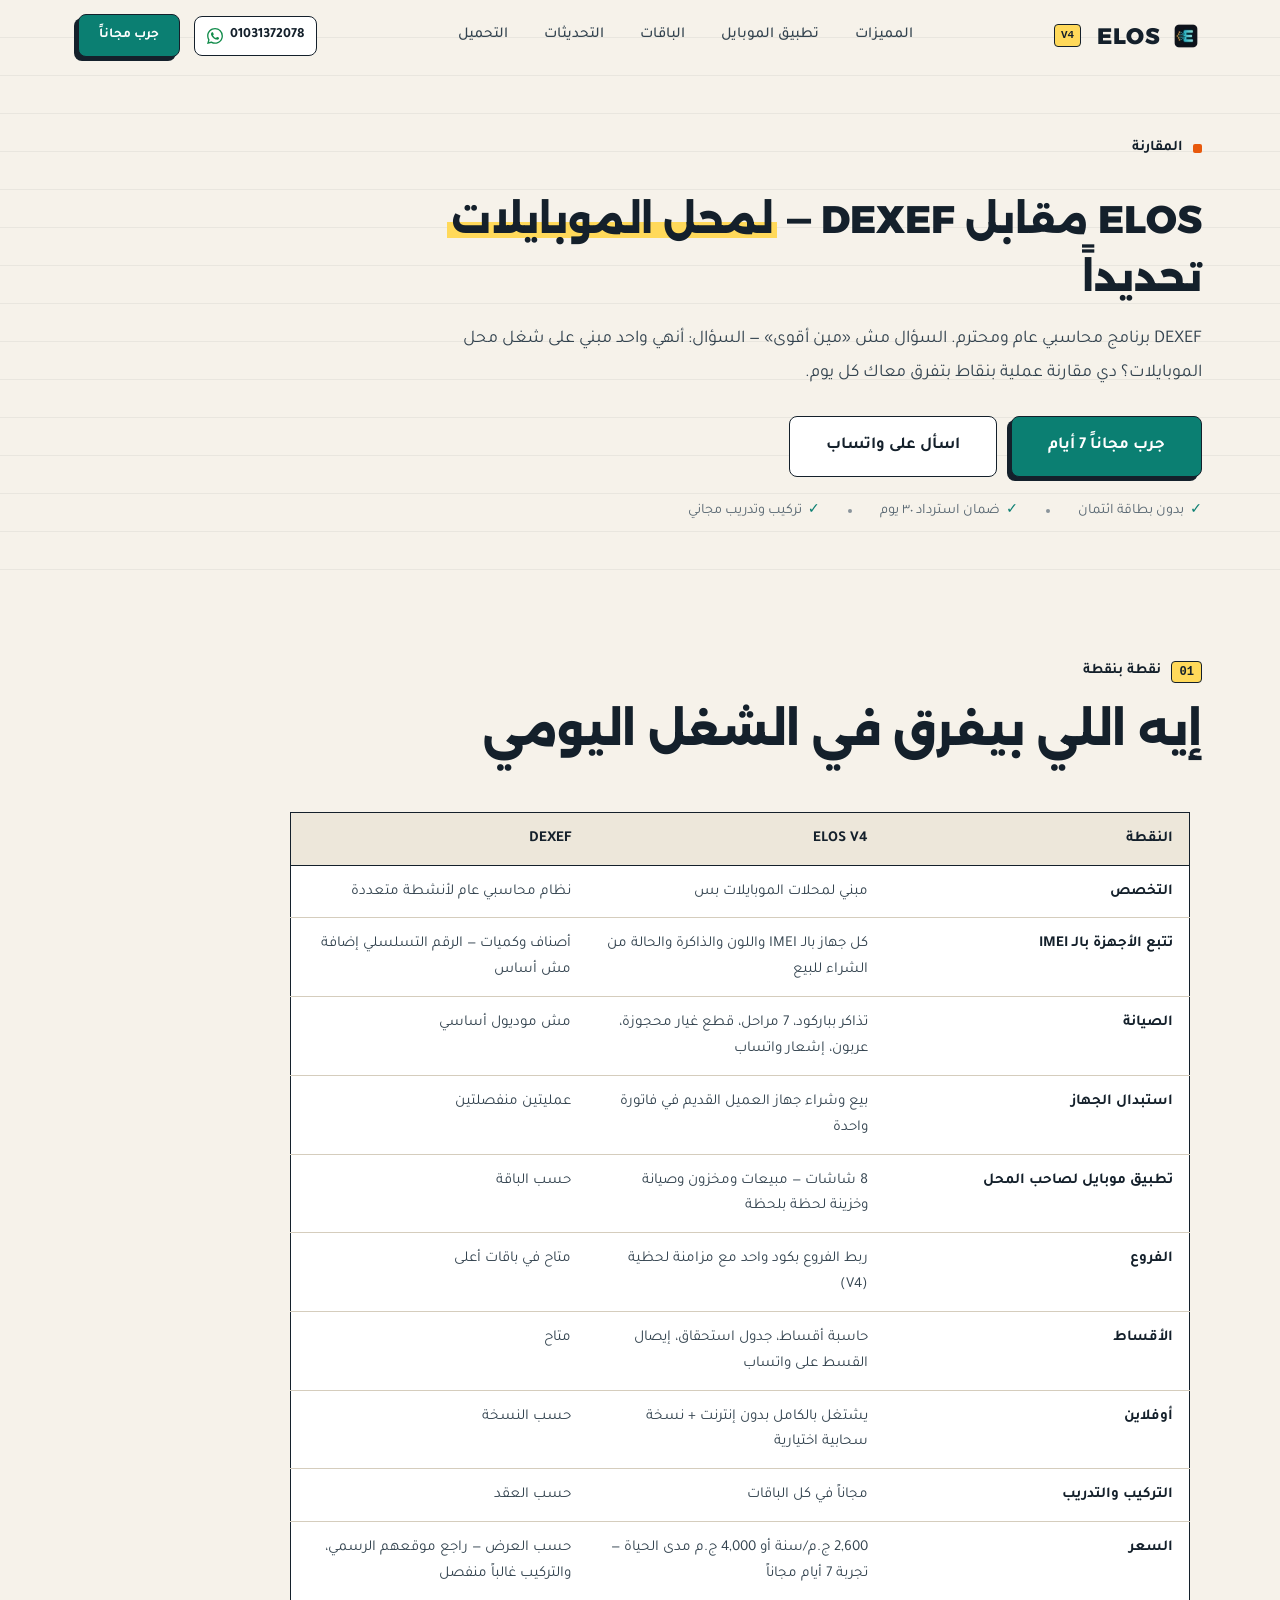
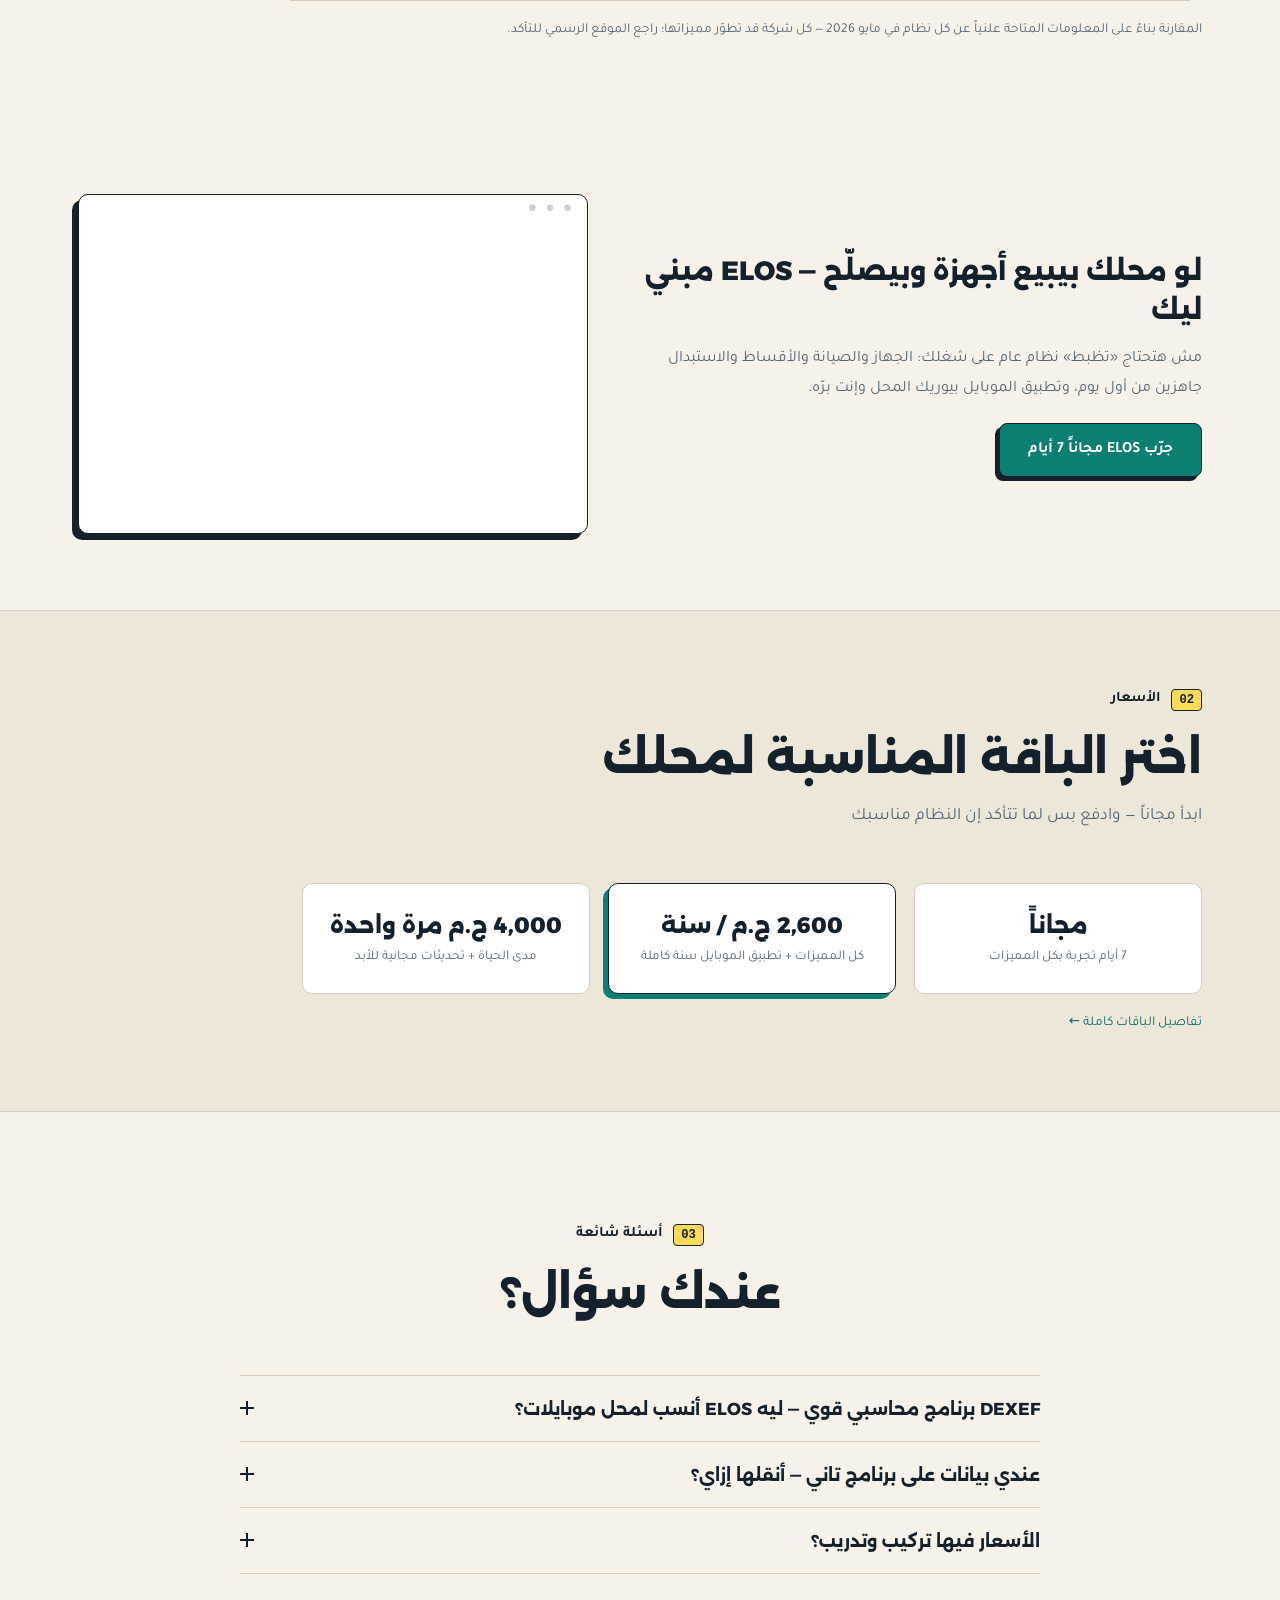
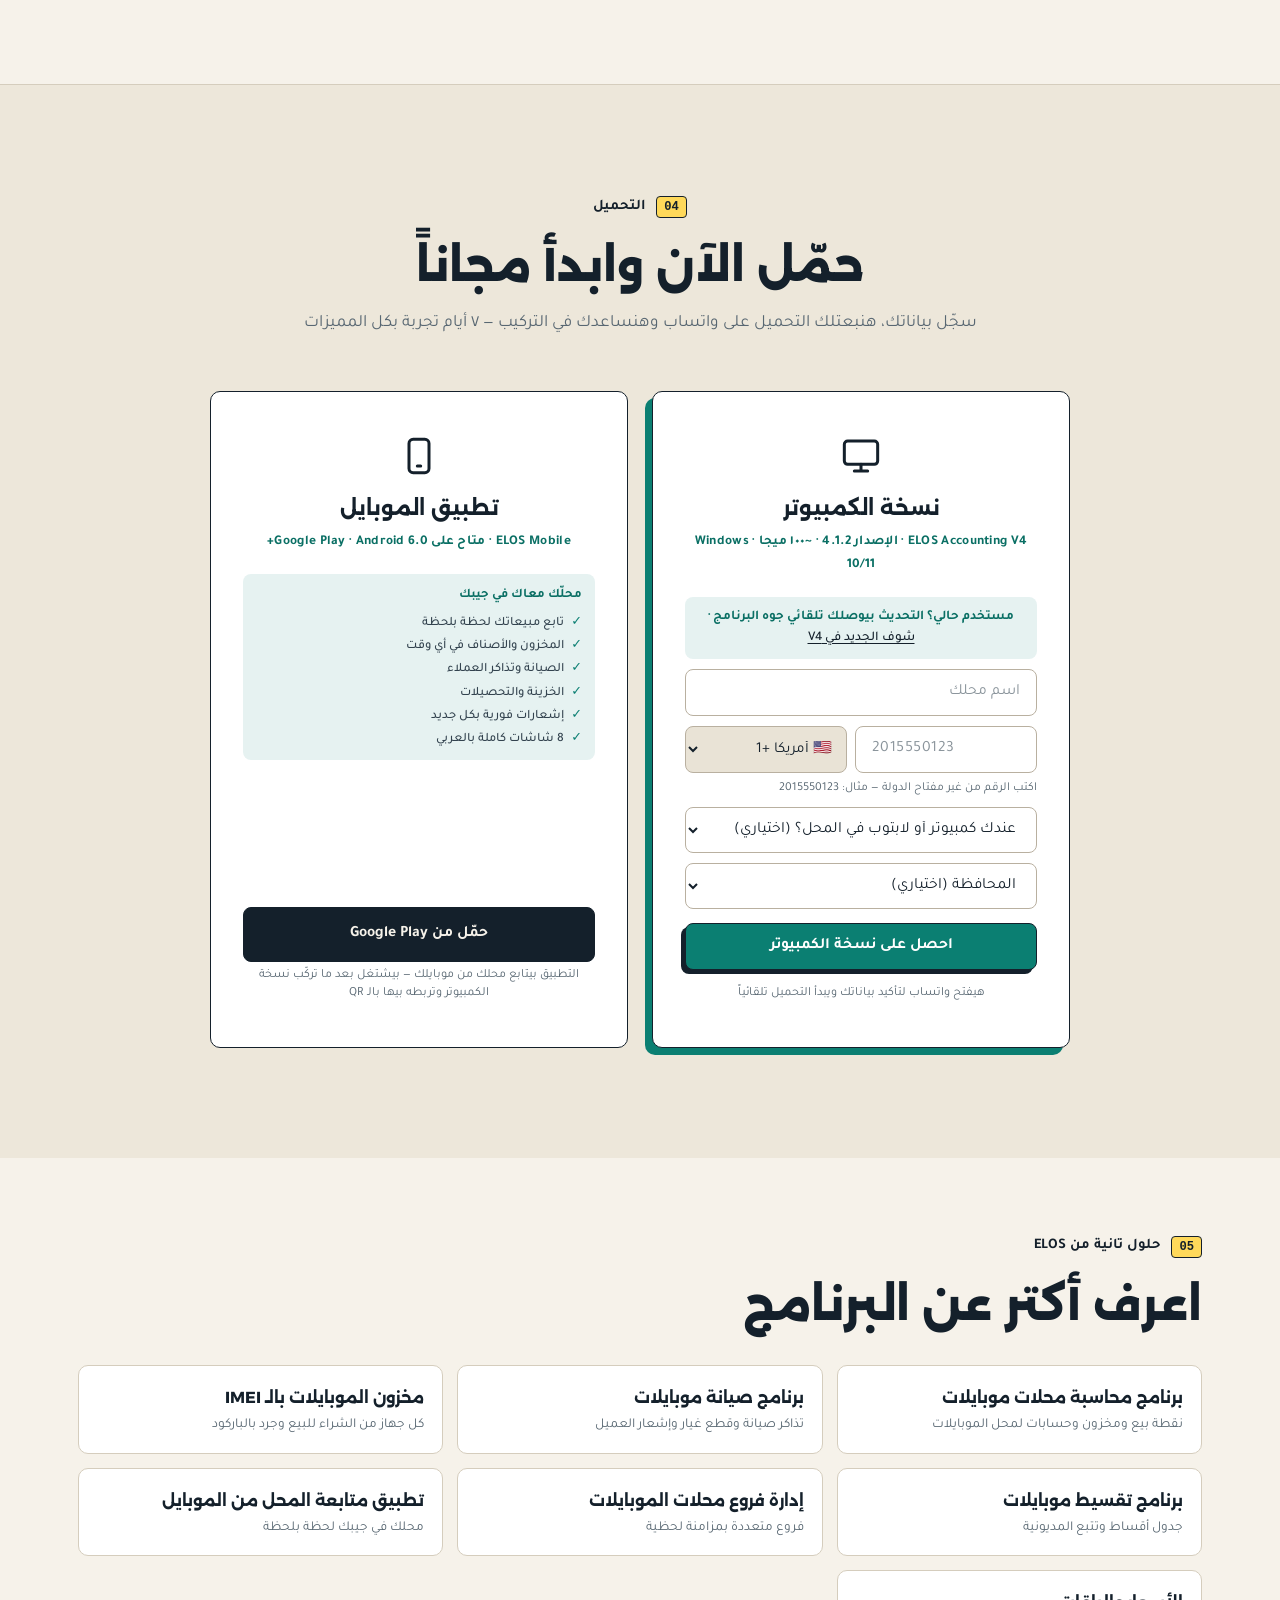
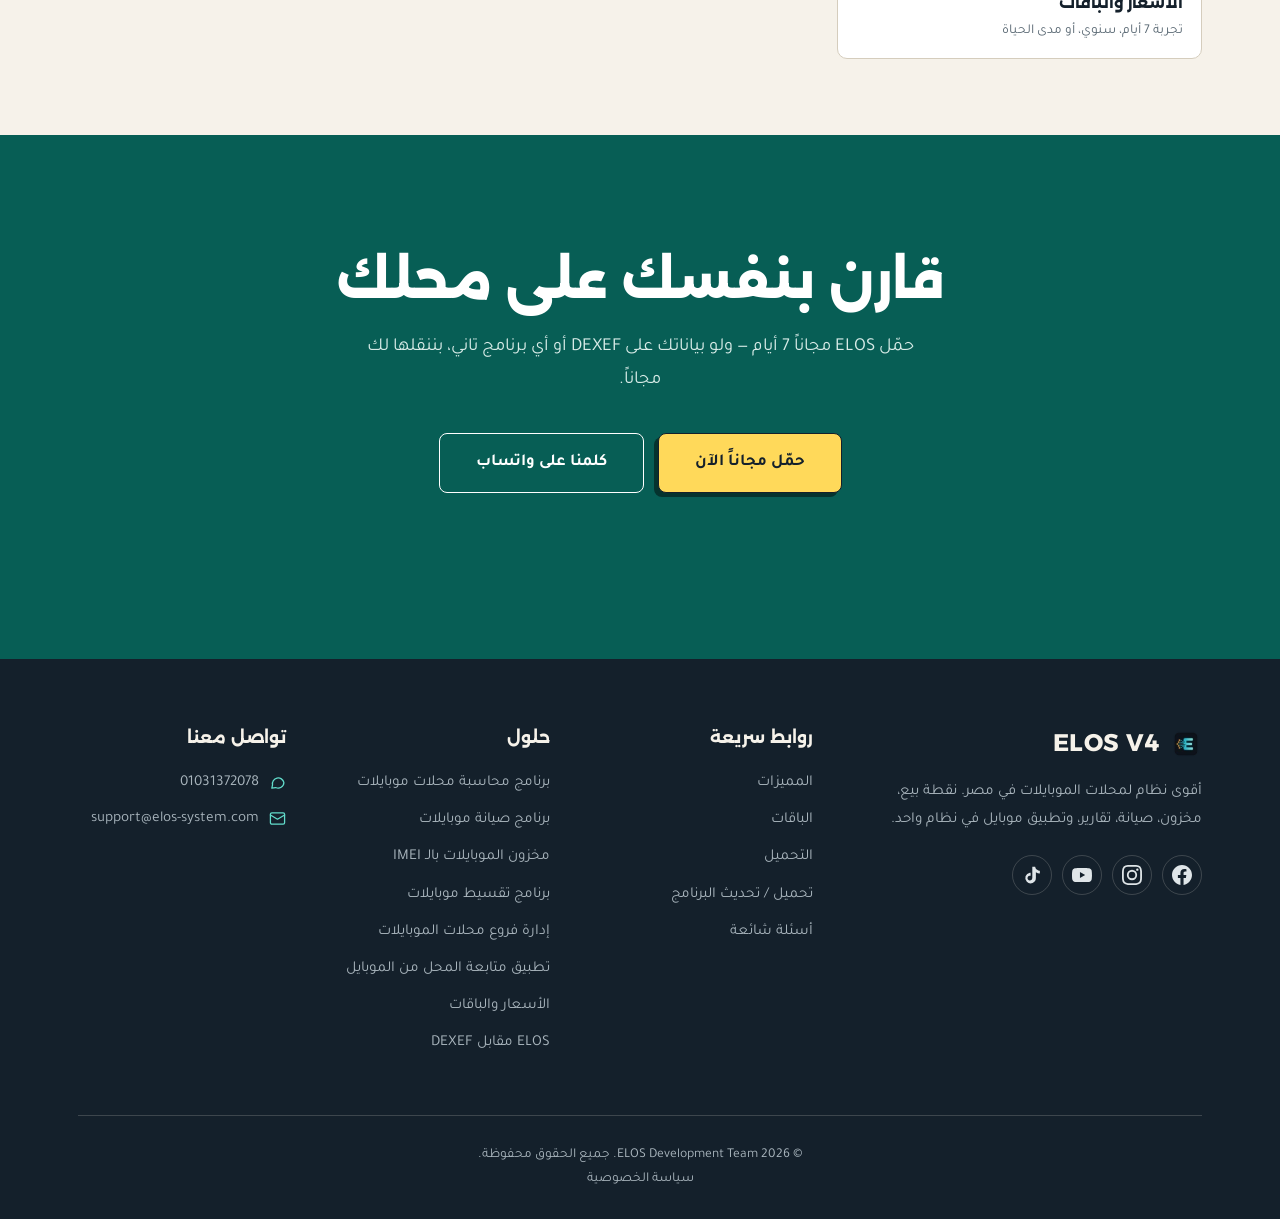
<file: elos-vs-dexef/index.html>
<!DOCTYPE html>
<html lang="ar" dir="rtl">
<head>
  <meta charset="UTF-8">
  <meta name="viewport" content="width=device-width, initial-scale=1.0">
  <title>ELOS مقابل DEXEF لمحلات الموبايلات — المقارنة الكاملة</title>
  <meta name="description" content="مقارنة عملية بين ELOS وDEXEF لمحل موبايلات: تتبع IMEI، الصيانة، الأقساط، تطبيق الموبايل، الأسعار والتركيب. جرّب ELOS 7 أيام مجاناً.">
  <meta name="theme-color" content="#f6f2ea">
  <link rel="canonical" href="https://elos-system.com/elos-vs-dexef/">
  <meta property="og:title" content="ELOS مقابل DEXEF لمحلات الموبايلات — المقارنة الكاملة">
  <meta property="og:description" content="مقارنة عملية بين ELOS وDEXEF لمحل موبايلات: تتبع IMEI، الصيانة، الأقساط، تطبيق الموبايل، الأسعار والتركيب. جرّب ELOS 7 أيام مجاناً.">
  <meta property="og:image" content="https://elos-system.com/assets/og-cover.jpg?v=2">
  <meta property="og:image:width" content="1200">
  <meta property="og:image:height" content="630">
  <meta property="og:type" content="website">
  <meta property="og:url" content="https://elos-system.com/elos-vs-dexef/">
  <meta property="og:site_name" content="ELOS">
  <meta property="og:locale" content="ar_EG">
  <meta name="twitter:card" content="summary_large_image">
  <meta name="twitter:title" content="ELOS مقابل DEXEF لمحلات الموبايلات — المقارنة الكاملة">
  <meta name="twitter:description" content="مقارنة عملية بين ELOS وDEXEF لمحل موبايلات: تتبع IMEI، الصيانة، الأقساط، تطبيق الموبايل، الأسعار والتركيب. جرّب ELOS 7 أيام مجاناً.">
  <meta name="twitter:image" content="https://elos-system.com/assets/og-cover.jpg?v=2">
  <link rel="icon" type="image/png" href="/assets/favicon.png">
  <link rel="apple-touch-icon" href="/assets/favicon.png">
  <link rel="preload" href="/fonts/tajawal-400-arabic.woff2" as="font" type="font/woff2" crossorigin>
  <link rel="preload" href="/fonts/alexandria-arabic.woff2" as="font" type="font/woff2" crossorigin>
  <link rel="stylesheet" href="/css/style.css">

  <!-- ════════ TRACKING ════════ -->
  <!-- Google Analytics 4 — property: elos-mobile / stream: Elos Website -->
  <script async src="https://www.googletagmanager.com/gtag/js?id=G-RLBB64DHQP"></script>
  <script>
    window.dataLayer = window.dataLayer || [];
    function gtag(){dataLayer.push(arguments);}
    gtag('js', new Date());
    gtag('config', 'G-RLBB64DHQP', { 'send_page_view': true });
  </script>

  <!-- Meta Pixel — dataset: Elos ads (under ELOS ADS account) -->
  <script>
    !function(f,b,e,v,n,t,s){if(f.fbq)return;n=f.fbq=function(){n.callMethod?
    n.callMethod.apply(n,arguments):n.queue.push(arguments)};if(!f._fbq)f._fbq=n;
    n.push=n;n.loaded=!0;n.version='2.0';n.queue=[];t=b.createElement(e);t.async=!0;
    t.src=v;s=b.getElementsByTagName(e)[0];s.parentNode.insertBefore(t,s)}(window,
    document,'script','https://connect.facebook.net/en_US/fbevents.js');
    fbq('init', '2504885989955815');
    fbq('init', '2896945414015167');
    fbq('track', 'PageView');
  </script>
  <noscript><img height="1" width="1" style="display:none"
    src="https://www.facebook.com/tr?id=2504885989955815&ev=PageView&noscript=1"/></noscript>
  <noscript><img height="1" width="1" style="display:none"
    src="https://www.facebook.com/tr?id=2896945414015167&ev=PageView&noscript=1"/></noscript>
  <!-- ════════ /TRACKING ════════ -->
  <script type="application/ld+json">
{
  "@context": "https://schema.org",
  "@type": "FAQPage",
  "mainEntity": [
    {
      "@type": "Question",
      "name": "DEXEF برنامج محاسبي قوي — ليه ELOS أنسب لمحل موبايلات؟",
      "acceptedAnswer": {
        "@type": "Answer",
        "text": "DEXEF نظام محاسبي عام لأنواع نشاط كتير. ELOS مبني لمحلات الموبايلات بس: تتبع كل جهاز بالـ IMEI، صيانة بتذاكر وقطع غيار، استبدال الجهاز في فاتورة واحدة، وتطبيق موبايل يتابع المحل. المميزات دي مش «إعدادات» في ELOS — هي صلب النظام."
      }
    },
    {
      "@type": "Question",
      "name": "عندي بيانات على برنامج تاني — أنقلها إزاي؟",
      "acceptedAnswer": {
        "@type": "Answer",
        "text": "بننقل منتجاتك وعملاءك ومورّدينك مجاناً ضمن التركيب. ابعتلنا ملف التصدير أو النسخة الاحتياطية على واتساب."
      }
    },
    {
      "@type": "Question",
      "name": "الأسعار فيها تركيب وتدريب؟",
      "acceptedAnswer": {
        "@type": "Answer",
        "text": "أيوا. التركيب وتدريب الموظفين مجاناً في كل الباقات، وضمان استرداد 30 يوم لو النظام مش مناسبك."
      }
    }
  ]
}
  </script>
  <script type="application/ld+json">
{
  "@context": "https://schema.org",
  "@type": "SoftwareApplication",
  "name": "ELOS Accounting V4",
  "operatingSystem": "Windows 10, Windows 11, macOS 10.15+, Android 6.0+",
  "applicationCategory": "BusinessApplication",
  "applicationSubCategory": "برنامج محاسبة ونقطة بيع لمحلات الموبايلات",
  "description": "مقارنة عملية بين ELOS وDEXEF لمحل موبايلات: تتبع IMEI، الصيانة، الأقساط، تطبيق الموبايل، الأسعار والتركيب. جرّب ELOS 7 أيام مجاناً.",
  "url": "https://elos-system.com/elos-vs-dexef/",
  "image": "https://elos-system.com/assets/og-cover.jpg?v=2",
  "inLanguage": "ar",
  "offers": [
    {
      "@type": "Offer",
      "price": "0",
      "priceCurrency": "EGP",
      "name": "تجربة مجانية 7 أيام"
    },
    {
      "@type": "Offer",
      "price": "2600",
      "priceCurrency": "EGP",
      "name": "اشتراك سنوي"
    },
    {
      "@type": "Offer",
      "price": "4000",
      "priceCurrency": "EGP",
      "name": "مدى الحياة"
    }
  ],
  "publisher": {
    "@type": "Organization",
    "name": "ELOS",
    "url": "https://elos-system.com/"
  }
}
  </script>
</head>
<body>
  <div class="mobile-overlay"></div>
  <nav class="navbar scrolled">
    <div class="container">
      <a href="/" class="nav-logo"><img src="/assets/logo-64.webp" alt="ELOS" class="nav-logo-icon" width="32" height="32"> ELOS <span>V4</span></a>
      <ul class="nav-links">
        <li><a href="/#features">المميزات</a></li>
        <li><a href="/#mobile-app">تطبيق الموبايل</a></li>
        <li><a href="/#pricing">الباقات</a></li>
        <li><a href="/changelog.html">التحديثات</a></li>
        <li><a href="#download">التحميل</a></li>
      </ul>
      <div class="nav-actions">
        <a href="https://wa.me/201031372078" target="_blank" rel="noopener noreferrer" class="nav-phone" data-track="nav-whatsapp" aria-label="واتساب">
          <svg viewBox="0 0 24 24" width="16" height="16" fill="currentColor"><path d="M17.472 14.382c-.297-.149-1.758-.867-2.03-.967-.273-.099-.471-.148-.67.15-.197.297-.767.966-.94 1.164-.173.199-.347.223-.644.075-.297-.15-1.255-.463-2.39-1.475-.883-.788-1.48-1.761-1.653-2.059-.173-.297-.018-.458.13-.606.134-.133.298-.347.446-.52.149-.174.198-.298.298-.497.099-.198.05-.371-.025-.52-.075-.149-.669-1.612-.916-2.207-.242-.579-.487-.5-.669-.51-.173-.008-.371-.01-.57-.01-.198 0-.52.074-.792.372-.272.297-1.04 1.016-1.04 2.479 0 1.462 1.065 2.875 1.213 3.074.149.198 2.096 3.2 5.077 4.487.709.306 1.262.489 1.694.625.712.227 1.36.195 1.871.118.571-.085 1.758-.719 2.006-1.413.248-.694.248-1.289.173-1.413-.074-.124-.272-.198-.57-.347m-5.421 7.403h-.004a9.87 9.87 0 01-5.031-1.378l-.361-.214-3.741.982.998-3.648-.235-.374a9.86 9.86 0 01-1.51-5.26c.001-5.45 4.436-9.884 9.888-9.884 2.64 0 5.122 1.03 6.988 2.898a9.825 9.825 0 012.893 6.994c-.003 5.45-4.437 9.884-9.885 9.884m8.413-18.297A11.815 11.815 0 0012.05 0C5.495 0 .16 5.335.157 11.892c0 2.096.547 4.142 1.588 5.945L.057 24l6.305-1.654a11.882 11.882 0 005.683 1.448h.005c6.554 0 11.89-5.335 11.893-11.893a11.821 11.821 0 00-3.48-8.413z"/></svg>
          <span>01031372078</span>
        </a>
        <a href="#download" class="btn btn-primary btn-sm nav-cta" data-track="nav-cta">جرب مجاناً</a>
      </div>
      <button class="menu-toggle" aria-label="القائمة"><span></span><span></span><span></span></button>
    </div>
  </nav>

  <section class="lp-hero hero">
    <div class="container">
      <span class="section-badge">المقارنة</span>
      <h1>ELOS مقابل DEXEF — <em>لمحل الموبايلات</em> تحديداً</h1>
      <p class="lp-sub">DEXEF برنامج محاسبي عام ومحترم. السؤال مش «مين أقوى» — السؤال: أنهي واحد مبني على شغل محل الموبايلات؟ دي مقارنة عملية بنقاط بتفرق معاك كل يوم.</p>
      <div class="hero-buttons">
        <a href="#download" class="btn btn-primary btn-lg" data-track="lp-hero-cta">جرب مجاناً 7 أيام</a>
        <a href="https://wa.me/201031372078" target="_blank" rel="noopener noreferrer" class="btn btn-ghost btn-lg" data-track="lp-hero-whatsapp">اسأل على واتساب</a>
      </div>
      <div class="hero-trust">
        <span><span class="check">✓</span> بدون بطاقة ائتمان</span><span class="dot"></span>
        <span><span class="check">✓</span> ضمان استرداد ٣٠ يوم</span><span class="dot"></span>
        <span><span class="check">✓</span> تركيب وتدريب مجاني</span>
      </div>
    </div>
  </section>

  <section class="lp-section">
    <div class="container">
      <div class="section-header fade-up">
        <span class="section-badge">نقطة بنقطة</span>
        <h2>إيه اللي بيفرق في الشغل اليومي</h2>
      </div>
      <div class="comparison-table-wrap fade-up">
      <table class="lp-cmp">
        <thead><tr><th>النقطة</th><th>ELOS V4</th><th>DEXEF</th></tr></thead>
        <tbody>
          <tr><td>التخصص</td><td>مبني لمحلات الموبايلات بس</td><td>نظام محاسبي عام لأنشطة متعددة</td></tr>
          <tr><td>تتبع الأجهزة بالـ IMEI</td><td>كل جهاز بالـ IMEI واللون والذاكرة والحالة من الشراء للبيع</td><td>أصناف وكميات — الرقم التسلسلي إضافة مش أساس</td></tr>
          <tr><td>الصيانة</td><td>تذاكر بباركود، 7 مراحل، قطع غيار محجوزة، عربون، إشعار واتساب</td><td>مش موديول أساسي</td></tr>
          <tr><td>استبدال الجهاز</td><td>بيع وشراء جهاز العميل القديم في فاتورة واحدة</td><td>عمليتين منفصلتين</td></tr>
          <tr><td>تطبيق موبايل لصاحب المحل</td><td>8 شاشات — مبيعات ومخزون وصيانة وخزينة لحظة بلحظة</td><td>حسب الباقة</td></tr>
          <tr><td>الفروع</td><td>ربط الفروع بكود واحد مع مزامنة لحظية (V4)</td><td>متاح في باقات أعلى</td></tr>
          <tr><td>الأقساط</td><td>حاسبة أقساط، جدول استحقاق، إيصال القسط على واتساب</td><td>متاح</td></tr>
          <tr><td>أوفلاين</td><td>يشتغل بالكامل بدون إنترنت + نسخة سحابية اختيارية</td><td>حسب النسخة</td></tr>
          <tr><td>التركيب والتدريب</td><td>مجاناً في كل الباقات</td><td>حسب العقد</td></tr>
          <tr><td>السعر</td><td><span data-egp="2600" data-sar="220">2,600 ج.م</span>/سنة أو <span data-egp="4000" data-sar="400">4,000 ج.م</span> مدى الحياة — تجربة 7 أيام مجاناً</td><td>حسب العرض — راجع موقعهم الرسمي، والتركيب غالباً منفصل</td></tr>
        </tbody>
      </table>
      </div>
      <p class="lp-note">المقارنة بناءً على المعلومات المتاحة علنياً عن كل نظام في مايو 2026 — كل شركة قد تطوّر مميزاتها؛ راجع الموقع الرسمي للتأكد.</p>
    </div>
  </section>

  <section class="lp-section">
    <div class="container">
      <div class="lp-two fade-up">
        <div>
          <h2>لو محلك بيبيع أجهزة وبيصلّح — ELOS مبني ليك</h2>
          <p>مش هتحتاج «تظبط» نظام عام على شغلك: الجهاز والصيانة والأقساط والاستبدال جاهزين من أول يوم، وتطبيق الموبايل بيوريك المحل وإنت برّه.</p><a href="#download" class="btn btn-primary" data-track="lp-cmp-cta">جرّب ELOS مجاناً 7 أيام</a>
        </div>
        <div><div class="desktop-gallery-frame"><picture><source media="(max-width: 768px)" srcset="/assets/screenshots/desktop/desktop-pos-m.webp" type="image/webp"><source srcset="/assets/screenshots/desktop/desktop-pos.webp" type="image/webp"><img width="1919" height="1028" loading="lazy" decoding="async" src="/assets/screenshots/desktop/desktop-pos.png" alt="نقطة البيع في ELOS"></picture></div></div>
      </div>
    </div>
  </section>

  <section class="lp-section lp-section--alt" id="pricing-mini">
    <div class="container">
      <div class="section-header fade-up">
        <span class="section-badge">الأسعار</span>
        <h2>اختر الباقة المناسبة لمحلك</h2>
        <p>ابدأ مجاناً — وادفع بس لما تتأكد إن النظام مناسبك</p>
        <p class="currency-note" data-currency-note hidden></p>
      </div>
      <div class="lp-price fade-up">
        <div><b>مجاناً</b><small>7 أيام تجربة بكل المميزات</small></div>
        <div class="hl"><b><span data-egp="2600" data-sar="220">2,600 ج.م</span> / سنة</b><small>كل المميزات + تطبيق الموبايل سنة كاملة</small></div>
        <div><b><span data-egp="4000" data-sar="400">4,000 ج.م</span> مرة واحدة</b><small>مدى الحياة + تحديثات مجانية للأبد</small></div>
      </div>
      <p class="lp-note"><a href="/#pricing" style="color:var(--teal-bright)">تفاصيل الباقات كاملة ←</a></p>
    </div>
  </section>

  <section class="faq" id="faq">
    <div class="container">
      <div class="section-header fade-up">
        <span class="section-badge">أسئلة شائعة</span>
        <h2>عندك سؤال؟</h2>
      </div>
      <div class="faq-list fade-up">
        <div class="faq-item">
          <button class="faq-question">DEXEF برنامج محاسبي قوي — ليه ELOS أنسب لمحل موبايلات؟<span class="faq-arrow">▼</span></button>
          <div class="faq-answer"><p>DEXEF نظام محاسبي عام لأنواع نشاط كتير. ELOS مبني لمحلات الموبايلات بس: تتبع كل جهاز بالـ IMEI، صيانة بتذاكر وقطع غيار، استبدال الجهاز في فاتورة واحدة، وتطبيق موبايل يتابع المحل. المميزات دي مش «إعدادات» في ELOS — هي صلب النظام.</p></div>
        </div>
        <div class="faq-item">
          <button class="faq-question">عندي بيانات على برنامج تاني — أنقلها إزاي؟<span class="faq-arrow">▼</span></button>
          <div class="faq-answer"><p>بننقل منتجاتك وعملاءك ومورّدينك مجاناً ضمن التركيب. ابعتلنا ملف التصدير أو النسخة الاحتياطية على واتساب.</p></div>
        </div>
        <div class="faq-item">
          <button class="faq-question">الأسعار فيها تركيب وتدريب؟<span class="faq-arrow">▼</span></button>
          <div class="faq-answer"><p>أيوا. التركيب وتدريب الموظفين مجاناً في كل الباقات، وضمان استرداد 30 يوم لو النظام مش مناسبك.</p></div>
        </div>
      </div>
    </div>
  </section>
  <section class="download" id="download">
    <div class="container">
      <div class="section-header fade-up">
        <span class="section-badge">التحميل</span>
        <h2>حمّل الآن وابدأ مجاناً</h2>
        <p>سجّل بياناتك، هنبعتلك التحميل على واتساب وهنساعدك في التركيب — ٧ أيام تجربة بكل المميزات</p>
      </div>
      <div class="download-grid">

        <!-- Desktop Lead Form -->
        <div class="download-card download-card--desktop fade-up">
          <span class="download-icon"><svg viewBox="0 0 24 24" fill="none" stroke="currentColor" stroke-width="1.8" stroke-linecap="round" stroke-linejoin="round" aria-hidden="true"><rect x="2" y="3" width="20" height="14" rx="2"/><path d="M8 21h8M12 17v4"/></svg></span>
          <h3>نسخة الكمبيوتر</h3>
          <div class="download-version">ELOS Accounting V4 · الإصدار <span data-app-version>4.0</span> · ~١٠٠ ميجا · Windows 10/11</div>
          <div class="download-changelog download-changelog--compact">
            <small>مستخدم حالي؟ التحديث بيوصلك تلقائي جوه البرنامج · <a href="/#whatsnew" data-track="download-whatsnew">شوف الجديد في V4</a></small>
          </div>
          <form data-lead-form data-platform="desktop"
                data-download-url="https://elos-downloads.ossama3abss.workers.dev/latest/windows"
                class="lead-form">
            <div class="lead-fields">
              <input type="text" name="shop_name" placeholder="اسم محلك" required autocomplete="organization" aria-label="اسم محلك">
              <div class="phone-field">
                <select name="cc" class="cc-select" aria-label="مفتاح الدولة" title="مفتاح الدولة">
                  <option value="EG">🇪🇬 مصر +20</option>
                </select>
                <input type="tel" name="phone" placeholder="01012345678" required inputmode="tel" autocomplete="tel-national" aria-label="رقم واتساب" maxlength="20">
              </div>
              <small class="phone-hint">اكتب الرقم من غير مفتاح الدولة — مثال: 01012345678</small>
              <select name="has_pc" class="lead-select" aria-label="عندك كمبيوتر أو لابتوب في المحل؟">
                <option value="">عندك كمبيوتر أو لابتوب في المحل؟ (اختياري)</option>
                <option value="yes">أيوه عندي</option>
                <option value="no">لسه — هجيب</option>
              </select>
              <select name="gov" class="lead-select" aria-label="المحافظة">
                <option value="">المحافظة (اختياري)</option>
                <option>القاهرة</option>
                <option>الجيزة</option>
                <option>الإسكندرية</option>
                <option>القليوبية</option>
                <option>الدقهلية</option>
                <option>الشرقية</option>
                <option>الغربية</option>
                <option>المنوفية</option>
                <option>البحيرة</option>
                <option>كفر الشيخ</option>
                <option>دمياط</option>
                <option>بورسعيد</option>
                <option>الإسماعيلية</option>
                <option>السويس</option>
                <option>الفيوم</option>
                <option>بني سويف</option>
                <option>المنيا</option>
                <option>أسيوط</option>
                <option>سوهاج</option>
                <option>قنا</option>
                <option>الأقصر</option>
                <option>أسوان</option>
                <option>البحر الأحمر</option>
                <option>الوادي الجديد</option>
                <option>مطروح</option>
                <option>شمال سيناء</option>
                <option>جنوب سيناء</option>
                <option>خارج مصر</option>
              </select>
              <input type="text" name="website" class="hp-field" tabindex="-1" autocomplete="off" aria-hidden="true">
              <small class="lead-error" role="alert" hidden></small>
              <button type="submit" class="btn btn-primary" data-track="lead-desktop">احصل على نسخة الكمبيوتر</button>
              <small class="lead-note">هيفتح واتساب لتأكيد بياناتك ويبدأ التحميل تلقائياً</small>
            </div>
            <div class="lead-success" style="display:none;">
              <div class="lead-success-icon">✓</div>
              <h4>تمام! بدأ التحميل</h4>
              <p>هنرد عليك على واتساب خلال دقايق لمساعدتك في التركيب.</p>
            </div>
          </form>
        </div>

        <!-- Mobile App — Direct to Google Play -->
        <div class="download-card download-card--mobile fade-up">
          <span class="download-icon"><svg viewBox="0 0 24 24" fill="none" stroke="currentColor" stroke-width="1.8" stroke-linecap="round" stroke-linejoin="round" aria-hidden="true"><rect x="6" y="2" width="12" height="20" rx="2.5"/><path d="M11 18h2"/></svg></span>
          <h3>تطبيق الموبايل</h3>
          <div class="download-version">ELOS Mobile · متاح على Google Play · Android 6.0+</div>
          <div class="download-changelog">
            <span class="changelog-title">محلّك معاك في جيبك</span>
            <ul>
              <li>تابع مبيعاتك لحظة بلحظة</li>
              <li>المخزون والأصناف في أي وقت</li>
              <li>الصيانة وتذاكر العملاء</li>
              <li>الخزينة والتحصيلات</li>
              <li>إشعارات فورية بكل جديد</li>
              <li>8 شاشات كاملة بالعربي</li>
            </ul>
          </div>
          <a href="https://play.google.com/store/apps/details?id=com.elos.accounting"
             target="_blank" rel="noopener"
             class="btn btn-green"
             data-track="play-store-mobile">حمّل من Google Play</a>
          <small class="lead-note">التطبيق بيتابع محلك من موبايلك — بيشتغل بعد ما تركّب نسخة الكمبيوتر وتربطه بيها بالـ QR</small>
        </div>

      </div>
    </div>
  </section>
  <section class="lp-section lp-related">
    <div class="container">
      <div class="section-header"><span class="section-badge">حلول تانية من ELOS</span><h2>اعرف أكتر عن البرنامج</h2></div>
      <div class="lp-related-grid">
        <a class="lp-related-card" href="/برنامج-محاسبة-محلات-موبايلات/"><b>برنامج محاسبة محلات موبايلات</b><span>نقطة بيع ومخزون وحسابات لمحل الموبايلات</span></a>
        <a class="lp-related-card" href="/برنامج-صيانة-موبايلات/"><b>برنامج صيانة موبايلات</b><span>تذاكر صيانة وقطع غيار وإشعار العميل</span></a>
        <a class="lp-related-card" href="/برنامج-مخازن-موبايلات-IMEI/"><b>مخزون الموبايلات بالـ IMEI</b><span>كل جهاز من الشراء للبيع وجرد بالباركود</span></a>
        <a class="lp-related-card" href="/برنامج-تقسيط-موبايلات/"><b>برنامج تقسيط موبايلات</b><span>جدول أقساط وتتبع المديونية</span></a>
        <a class="lp-related-card" href="/برنامج-فروع-محلات-موبايلات/"><b>إدارة فروع محلات الموبايلات</b><span>فروع متعددة بمزامنة لحظية</span></a>
        <a class="lp-related-card" href="/تطبيق-متابعة-محل-الموبايلات/"><b>تطبيق متابعة المحل من الموبايل</b><span>محلك في جيبك لحظة بلحظة</span></a>
        <a class="lp-related-card" href="/الأسعار/"><b>الأسعار والباقات</b><span>تجربة 7 أيام، سنوي، أو مدى الحياة</span></a>
      </div>
    </div>
  </section>

  <section class="final-cta">
    <div class="container fade-up">
      <h2>قارن بنفسك على محلك</h2>
      <p>حمّل ELOS مجاناً 7 أيام — ولو بياناتك على DEXEF أو أي برنامج تاني، بننقلها لك مجاناً.</p>
      <div class="hero-buttons">
        <a href="#download" class="btn btn-primary btn-lg">حمّل مجاناً الآن</a>
        <a href="https://wa.me/201031372078" target="_blank" rel="noopener noreferrer" class="btn btn-secondary btn-lg">كلمنا على واتساب</a>
      </div>
    </div>
  </section>

  <footer class="footer">
    <div class="container">
      <div class="footer-grid">
        <div class="footer-brand">
          <div class="footer-logo">
            <img src="/assets/logo-64.webp" alt="ELOS" class="footer-logo-icon" width="32" height="32">
            ELOS V4
          </div>
          <p>أقوى نظام لمحلات الموبايلات في مصر. نقطة بيع، مخزون، صيانة، تقارير، وتطبيق موبايل في نظام واحد.</p>
          <div class="footer-social" aria-label="حسابات التواصل الاجتماعي">
            <a href="https://www.facebook.com/ElOsAccSystem/" target="_blank" rel="noopener" data-track="social-facebook" aria-label="فيسبوك">
              <svg viewBox="0 0 24 24" width="20" height="20" fill="currentColor"><path d="M24 12.073c0-6.627-5.373-12-12-12s-12 5.373-12 12c0 5.99 4.388 10.954 10.125 11.854v-8.385H7.078v-3.47h3.047V9.43c0-3.007 1.792-4.669 4.533-4.669 1.312 0 2.686.235 2.686.235v2.953H15.83c-1.491 0-1.956.925-1.956 1.874v2.25h3.328l-.532 3.47h-2.796v8.385C19.612 23.027 24 18.062 24 12.073z"/></svg>
            </a>
            <a href="https://www.instagram.com/elos_acc/" target="_blank" rel="noopener" data-track="social-instagram" aria-label="انستجرام">
              <svg viewBox="0 0 24 24" width="20" height="20" fill="currentColor"><path d="M12 2.163c3.204 0 3.584.012 4.85.07 3.252.148 4.771 1.691 4.919 4.919.058 1.265.069 1.645.069 4.849 0 3.205-.012 3.584-.069 4.849-.149 3.225-1.664 4.771-4.919 4.919-1.266.058-1.644.07-4.85.07-3.204 0-3.584-.012-4.849-.07-3.26-.149-4.771-1.699-4.919-4.92-.058-1.265-.07-1.644-.07-4.849 0-3.204.013-3.583.07-4.849.149-3.227 1.664-4.771 4.919-4.919 1.266-.057 1.645-.069 4.849-.069zM12 0C8.741 0 8.333.014 7.053.072 2.695.272.273 2.69.073 7.052.014 8.333 0 8.741 0 12c0 3.259.014 3.668.072 4.948.2 4.358 2.618 6.78 6.98 6.98C8.333 23.986 8.741 24 12 24c3.259 0 3.668-.014 4.948-.072 4.354-.2 6.782-2.618 6.979-6.98.059-1.28.073-1.689.073-4.948 0-3.259-.014-3.667-.072-4.947-.196-4.354-2.617-6.78-6.979-6.98C15.668.014 15.259 0 12 0zm0 5.838a6.162 6.162 0 100 12.324 6.162 6.162 0 000-12.324zM12 16a4 4 0 110-8 4 4 0 010 8zm6.406-11.845a1.44 1.44 0 100 2.881 1.44 1.44 0 000-2.881z"/></svg>
            </a>
            <a href="https://www.youtube.com/@ElOsAccSystem" target="_blank" rel="noopener" data-track="social-youtube" aria-label="يوتيوب">
              <svg viewBox="0 0 24 24" width="20" height="20" fill="currentColor"><path d="M23.498 6.186a3.016 3.016 0 0 0-2.122-2.136C19.505 3.545 12 3.545 12 3.545s-7.505 0-9.377.505A3.017 3.017 0 0 0 .502 6.186C0 8.07 0 12 0 12s0 3.93.502 5.814a3.016 3.016 0 0 0 2.122 2.136c1.871.505 9.376.505 9.376.505s7.505 0 9.377-.505a3.015 3.015 0 0 0 2.122-2.136C24 15.93 24 12 24 12s0-3.93-.502-5.814zM9.545 15.568V8.432L15.818 12l-6.273 3.568z"/></svg>
            </a>
            <a href="https://www.tiktok.com/@elos_accounting" target="_blank" rel="noopener" data-track="social-tiktok" aria-label="تيك توك">
              <svg viewBox="0 0 24 24" width="20" height="20" fill="currentColor"><path d="M19.59 6.69a4.83 4.83 0 0 1-3.77-4.25V2h-3.45v13.67a2.89 2.89 0 0 1-5.2 1.74 2.89 2.89 0 0 1 2.31-4.64 2.93 2.93 0 0 1 .88.13V9.4a6.84 6.84 0 0 0-1-.05A6.33 6.33 0 0 0 5.8 20.1a6.34 6.34 0 0 0 10.86-4.43v-7a8.16 8.16 0 0 0 4.77 1.52v-3.4a4.85 4.85 0 0 1-1.84-.1z"/></svg>
            </a>
          </div>
        </div>
        <div class="footer-col">
          <h4>روابط سريعة</h4>
          <ul>
            <li><a href="/#features">المميزات</a></li>
            <li><a href="/#pricing">الباقات</a></li>
            <li><a href="/#download">التحميل</a></li>
            <li><a href="/download">تحميل / تحديث البرنامج</a></li>
            <li><a href="/#faq">أسئلة شائعة</a></li>
          </ul>
        </div>
        <div class="footer-col">
          <h4>حلول</h4>
          <ul>
            <li><a href="/برنامج-محاسبة-محلات-موبايلات/">برنامج محاسبة محلات موبايلات</a></li>
            <li><a href="/برنامج-صيانة-موبايلات/">برنامج صيانة موبايلات</a></li>
            <li><a href="/برنامج-مخازن-موبايلات-IMEI/">مخزون الموبايلات بالـ IMEI</a></li>
            <li><a href="/برنامج-تقسيط-موبايلات/">برنامج تقسيط موبايلات</a></li>
            <li><a href="/برنامج-فروع-محلات-موبايلات/">إدارة فروع محلات الموبايلات</a></li>
            <li><a href="/تطبيق-متابعة-محل-الموبايلات/">تطبيق متابعة المحل من الموبايل</a></li>
            <li><a href="/الأسعار/">الأسعار والباقات</a></li>
            <li><a href="/elos-vs-dexef/">ELOS مقابل DEXEF</a></li>
          </ul>
        </div>
        <div class="footer-col">
          <h4>تواصل معنا</h4>
          <ul class="footer-contact">
            <li><span class="contact-icon"><svg viewBox="0 0 24 24" fill="none" stroke="currentColor" stroke-width="1.8" stroke-linecap="round" stroke-linejoin="round" aria-hidden="true"><path d="M21 12a8 8 0 0 1-11.6 7.1L4 20l1-4.6A8 8 0 1 1 21 12z"/></svg></span><a href="https://wa.me/201031372078" target="_blank" rel="noopener noreferrer">01031372078</a></li>
            <li><span class="contact-icon"><svg viewBox="0 0 24 24" fill="none" stroke="currentColor" stroke-width="1.8" stroke-linecap="round" stroke-linejoin="round" aria-hidden="true"><rect x="2" y="4" width="20" height="16" rx="2"/><path d="m22 7-10 6L2 7"/></svg></span><a href="mailto:support@elos-system.com">support@elos-system.com</a></li>
          </ul>
        </div>
      </div>
      <div class="footer-bottom">
        <p>&copy; 2026 ELOS Development Team. جميع الحقوق محفوظة.</p>
        <p><a href="/privacy.html">سياسة الخصوصية</a></p>
      </div>
    </div>
  </footer>

  <div class="lightbox" aria-hidden="true" role="dialog" aria-label="صورة مكبّرة">
    <button class="lightbox-close" aria-label="إغلاق">×</button>
    <div class="lightbox-stage"><div class="lightbox-spinner"></div><img alt=""></div>
    <div class="lightbox-caption"></div>
  </div>

  <div class="cookie-notice" id="cookieNotice" hidden>
    <p>بنستخدم كوكيز لتحليل استخدام الموقع. <a href="/privacy.html">اعرف أكتر</a></p>
    <button class="btn btn-primary btn-sm" id="cookieAccept">تمام</button>
  </div>

  <script src="/js/main.js"></script>
</body>
</html>
</file>
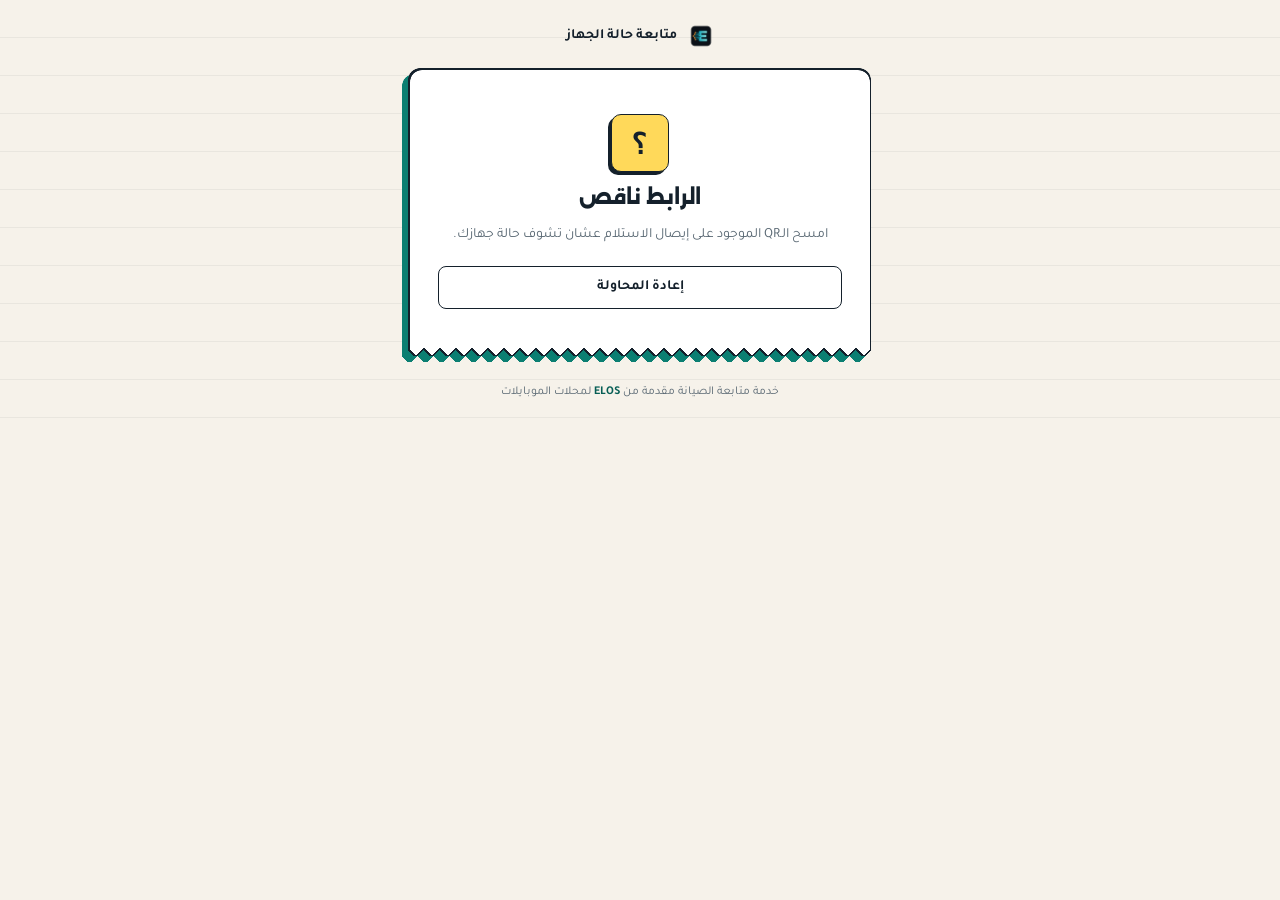
<file: track/index.html>
<!DOCTYPE html>
<html lang="ar" dir="rtl">
<head>
  <meta charset="UTF-8">
  <meta name="viewport" content="width=device-width, initial-scale=1.0">
  <meta name="robots" content="noindex, nofollow">
  <meta name="theme-color" content="#f6f2ea">
  <title>متابعة حالة الجهاز — ELOS</title>
  <link rel="icon" type="image/png" href="../assets/favicon.png">
  <link rel="apple-touch-icon" href="../assets/favicon.png">
  <link rel="preload" href="../fonts/tajawal-400-arabic.woff2" as="font" type="font/woff2" crossorigin>
  <link rel="preload" href="../fonts/alexandria-arabic.woff2" as="font" type="font/woff2" crossorigin>
  <style>
    /* هوية «ورق وحبر» (2026-11) — الصفحة دي مستقلة عن css/style.css عشان تفتح خفيفة عند عميل المحل.
       الشكل: إيصال صيانة (ورقة بحافة مسنّنة وخطوط مقطّعة). الـJS والـIDs زي ما هم. */
    @font-face { font-family: 'Tajawal'; font-style: normal; font-weight: 400; font-display: swap; src: url(../fonts/tajawal-400-arabic.woff2) format('woff2'); unicode-range: U+0600-06FF, U+0750-077F, U+0870-088E, U+0890-0891, U+0897-08E1, U+08E3-08FF, U+200C-200E, U+2010-2011, U+204F, U+2E41, U+FB50-FDFF, U+FE70-FE74, U+FE76-FEFC; }
    @font-face { font-family: 'Tajawal'; font-style: normal; font-weight: 400; font-display: swap; src: url(../fonts/tajawal-400-latin.woff2) format('woff2'); unicode-range: U+0000-00FF, U+0131, U+0152-0153, U+02BB-02BC, U+02C6, U+02DA, U+02DC, U+2000-206F, U+20AC, U+2122, U+2191, U+2193, U+2212, U+2215, U+FEFF, U+FFFD; }
    @font-face { font-family: 'Tajawal'; font-style: normal; font-weight: 700; font-display: swap; src: url(../fonts/tajawal-700-arabic.woff2) format('woff2'); unicode-range: U+0600-06FF, U+0750-077F, U+0870-088E, U+0890-0891, U+0897-08E1, U+08E3-08FF, U+200C-200E, U+2010-2011, U+204F, U+2E41, U+FB50-FDFF, U+FE70-FE74, U+FE76-FEFC; }
    @font-face { font-family: 'Tajawal'; font-style: normal; font-weight: 700; font-display: swap; src: url(../fonts/tajawal-700-latin.woff2) format('woff2'); unicode-range: U+0000-00FF, U+0131, U+0152-0153, U+02BB-02BC, U+02C6, U+02DA, U+02DC, U+2000-206F, U+20AC, U+2122, U+2191, U+2193, U+2212, U+2215, U+FEFF, U+FFFD; }
    @font-face { font-family: 'Alexandria'; font-style: normal; font-weight: 500 900; font-display: swap; src: url(../fonts/alexandria-arabic.woff2) format('woff2'); unicode-range: U+0600-06FF, U+0750-077F, U+0870-088E, U+0890-0891, U+0897-08E1, U+08E3-08FF, U+200C-200E, U+2010-2011, U+204F, U+2E41, U+FB50-FDFF, U+FE70-FE74, U+FE76-FEFC; }
    :root {
      --bg: #f6f2ea; --card: #ffffff; --card-2: #f6f2ea; --line: #d5cdbd;
      --ink: #14202b; --ink-soft: #33434f; --mute: #586772;
      --teal: #0b7f72; --teal-deep: #075e55; --teal-soft: #dff1ee;
      --marker: #ffd95a; --orange: #b8430a;
      --green: #0f6b38; --green-soft: #dcf3e4;
      --amber: #7a4d00; --amber-soft: #fff0c2;
      --red: #b42318; --red-soft: #fde4e1;
      --display: 'Alexandria', 'Tajawal', system-ui, sans-serif;
      --mono: ui-monospace, 'Cascadia Mono', 'SF Mono', Consolas, 'Roboto Mono', monospace;
    }
    * { box-sizing: border-box; margin: 0; padding: 0; }
    html, body { color: var(--ink); font-family: 'Tajawal', system-ui, sans-serif; min-height: 100%; }
    html { background: var(--bg); }
    body {
      padding: 22px 18px 48px; display: flex; flex-direction: column; align-items: center;
      background: var(--bg) linear-gradient(to bottom, transparent calc(100% - 1px), rgba(20, 32, 43, 0.06) 0) 0 0 / 100% 38px;
    }
    .wrap { width: 100%; max-width: 460px; }
    .brand { display: flex; align-items: center; justify-content: center; gap: 10px; margin-bottom: 20px; color: var(--ink); font-size: 14px; font-weight: 700; }
    .brand img { width: 28px; height: 28px; border-radius: 7px; }

    /* الكارت = إيصال: حد حبر وظل قاطع وحافة مسنّنة تحت */
    .card {
      position: relative; isolation: isolate; padding: 22px 18px 32px;
      filter: drop-shadow(1.5px 0 0 var(--ink)) drop-shadow(-1.5px 0 0 var(--ink))
              drop-shadow(0 1.5px 0 var(--ink)) drop-shadow(0 -1.5px 0 var(--ink))
              drop-shadow(-6px 6px 0 var(--teal));
    }
    .card::before {
      content: ''; position: absolute; inset: 0; z-index: -1;
      background: var(--card); border-radius: 12px 12px 0 0;
      -webkit-mask: conic-gradient(from -45deg at 50% 100%, #000 0 90deg, #0000 90deg) 50% 100% / 16px 8px repeat-x,
                    linear-gradient(#000 0 0) top / 100% calc(100% - 7.5px) no-repeat;
              mask: conic-gradient(from -45deg at 50% 100%, #000 0 90deg, #0000 90deg) 50% 100% / 16px 8px repeat-x,
                    linear-gradient(#000 0 0) top / 100% calc(100% - 7.5px) no-repeat;
    }
    .shop { text-align: center; padding-bottom: 14px; margin-bottom: 14px; border-bottom: 1.5px dashed var(--ink); }
    .shop .name { font-family: var(--display); font-size: 22px; font-weight: 800; line-height: 1.5; }
    .shop .sub { color: var(--mute); font-size: 13px; margin-top: 4px; }
    .shop .sub bdo { font-family: var(--mono); font-size: 12px; font-weight: 700; color: var(--ink); background: var(--marker); border: 1.5px solid var(--ink); border-radius: 4px; padding: 1px 6px; margin-inline-start: 4px; }
    .shop .sub bdo:empty { display: none; }

    .status-box { border-radius: 10px; padding: 16px 14px; text-align: center; margin: 14px 0; border: 1.5px solid var(--ink); }
    .status-box .lbl { font-size: 12px; color: var(--ink-soft); margin-bottom: 4px; }
    .status-box .val { font-family: var(--display); font-size: 23px; font-weight: 800; line-height: 1.5; }
    .status-box .hint { font-size: 13px; color: var(--ink-soft); margin-top: 6px; line-height: 1.7; }
    .s-wait { background: var(--amber-soft); } .s-wait .val { color: var(--amber); }
    .s-work { background: var(--teal-soft); } .s-work .val { color: var(--teal-deep); }
    .s-ready { background: var(--green-soft); } .s-ready .val { color: var(--green); }
    .s-done { background: var(--card-2); } .s-done .val { color: var(--ink-soft); }
    .s-cancel { background: var(--red-soft); } .s-cancel .val { color: var(--red); }

    .rows { display: grid; grid-template-columns: 1fr 1fr; gap: 10px; margin: 12px 0; }
    .row { background: var(--card-2); border: 1px solid var(--line); border-radius: 8px; padding: 10px 12px; }
    .row .k { font-size: 11px; color: var(--mute); }
    .row .v { font-size: 15px; font-weight: 700; margin-top: 2px; word-break: break-word; }
    .row.wide { grid-column: 1 / -1; }

    .timeline { list-style: none; margin: 16px 0 6px; padding: 0 6px; }
    .timeline li { display: flex; align-items: center; gap: 12px; padding: 7px 0; color: var(--mute); font-size: 14px; position: relative; }
    .timeline li::before { content: ''; width: 16px; height: 16px; border-radius: 50%; border: 1.5px solid var(--line); background: var(--card); flex: none; display: grid; place-items: center; font-size: 10px; font-weight: 700; line-height: 1; }
    .timeline li.done { color: var(--ink-soft); }
    .timeline li.done::before { content: '✓'; color: #fff; background: var(--teal); border-color: var(--ink); }
    .timeline li.now { color: var(--ink); font-weight: 700; }
    .timeline li.now::before { background: var(--marker); border-color: var(--ink); box-shadow: -2px 2px 0 var(--ink); }

    .cost { border-top: 1.5px dashed var(--ink); margin-top: 14px; padding-top: 14px; display: grid; grid-template-columns: repeat(3, 1fr); gap: 8px; text-align: center; }
    .cost .k { font-size: 11px; color: var(--mute); } .cost .v { font-size: 16px; font-weight: 700; margin-top: 2px; }
    .cost .v.rem { color: var(--orange); }

    .warranty { display: flex; align-items: center; gap: 12px; margin-top: 14px; padding: 12px 14px; border-radius: 10px; background: var(--green-soft); border: 1.5px solid var(--ink); }
    .warranty .w-ico { line-height: 0; color: var(--green); }
    .warranty .w-ico svg { width: 28px; height: 28px; }
    .warranty .w-val { font-size: 15px; font-weight: 700; color: var(--green); }
    .warranty .w-sub { font-size: 12px; color: var(--ink-soft); margin-top: 2px; }
    .warranty.expired { background: var(--card-2); border-color: var(--line); }
    .warranty.expired .w-val, .warranty.expired .w-ico { color: var(--ink-soft); }

    .actions { display: grid; grid-template-columns: 1fr 1fr; gap: 12px; margin-top: 18px; }
    .btn { display: flex; align-items: center; justify-content: center; gap: 8px; padding: 12px; border-radius: 8px; font-weight: 700; font-size: 15px; text-decoration: none; color: #fff; border: 1.5px solid var(--ink); cursor: pointer; font-family: inherit; box-shadow: -3px 3px 0 var(--ink); }
    .btn svg { width: 18px; height: 18px; flex: none; }
    .btn:active { transform: translate(-2px, 2px); box-shadow: -1px 1px 0 var(--ink); }
    .btn-call { background: var(--teal); } .btn-wa { background: #0f7d43; }
    .btn-ghost { background: var(--card); color: var(--ink); grid-column: 1 / -1; font-size: 14px; box-shadow: none; }
    .meta { text-align: center; color: var(--mute); font-size: 12px; margin-top: 14px; }
    .foot { margin-top: 30px; color: var(--mute); font-size: 12px; text-align: center; }
    .foot a { color: var(--teal-deep); font-weight: 700; text-decoration: none; }
    .msg { text-align: center; padding: 22px 10px 14px; }
    .msg .big { display: inline-grid; place-items: center; width: 58px; height: 58px; margin-bottom: 14px; font-family: var(--mono); font-size: 30px; font-weight: 700; color: var(--ink); background: var(--marker); border: 1.5px solid var(--ink); border-radius: 10px; box-shadow: -3px 3px 0 var(--ink); }
    .msg h2 { font-family: var(--display); font-weight: 800; font-size: 20px; margin-bottom: 8px; line-height: 1.5; }
    .msg p { color: var(--mute); font-size: 14px; line-height: 1.7; }
    .spinner { width: 34px; height: 34px; border: 3px solid var(--line); border-top-color: var(--teal); border-radius: 50%; margin: 0 auto 12px; animation: spin .9s linear infinite; }
    @keyframes spin { to { transform: rotate(360deg); } }
    .hidden { display: none !important; }
  </style>
</head>
<body>
  <div class="wrap">
    <div class="brand"><img src="../assets/favicon.png" alt="ELOS"><span data-sew="متابعة حالة الماكينة">متابعة حالة الجهاز</span></div>

    <div class="card" id="loading">
      <div class="msg"><div class="spinner"></div><p>جاري جلب حالة جهازك…</p></div>
    </div>

    <div class="card hidden" id="error">
      <div class="msg">
        <div class="big">؟</div>
        <h2 id="errTitle">الرابط غير صحيح</h2>
        <p id="errBody">تأكد إنك مسحت الكود من إيصال الاستلام، أو تواصل مع المحل مباشرة.</p>
        <div class="actions" style="margin-top:18px"><button class="btn btn-ghost" onclick="load()">إعادة المحاولة</button></div>
      </div>
    </div>

    <div class="card hidden" id="result">
      <div class="shop"><div class="name" id="shopName">—</div><div class="sub">تذكرة صيانة <bdo dir="ltr" id="ticketNo"></bdo></div></div>

      <div class="status-box" id="statusBox">
        <div class="lbl" data-sew="حالة ماكينتك دلوقتي">حالة جهازك دلوقتي</div>
        <div class="val" id="statusVal">—</div>
        <div class="hint" id="statusHint"></div>
      </div>

      <div class="rows">
        <div class="row wide"><div class="k" data-sew="الماكينة">الجهاز</div><div class="v" id="device">—</div></div>
        <div class="row"><div class="k">تاريخ الاستلام</div><div class="v"><bdo dir="ltr" id="receivedAt">—</bdo></div></div>
        <div class="row"><div class="k">آخر تحديث</div><div class="v"><bdo dir="ltr" id="updatedAt">—</bdo></div></div>
      </div>

      <ul class="timeline" id="timeline"></ul>

      <!-- 🛡️ ضمان الصيانة — بيظهر بعد التسليم لو المحل سجّل مدة ضمان -->
      <div class="warranty hidden" id="warranty">
        <div class="w-ico"><svg viewBox="0 0 24 24" fill="none" stroke="currentColor" stroke-width="2" stroke-linecap="round" stroke-linejoin="round" aria-hidden="true"><path d="M12 22s8-4 8-10V5l-8-3-8 3v7c0 6 8 10 8 10z"/><path d="m9 12 2 2 4-4"/></svg></div>
        <div><div class="w-val" id="warrantyVal">—</div><div class="w-sub" id="warrantySub"></div></div>
      </div>

      <div class="cost hidden" id="cost">
        <div><div class="k">إجمالي التكلفة</div><div class="v" id="costTotal">—</div></div>
        <div><div class="k">المدفوع</div><div class="v" id="costPaid">—</div></div>
        <div><div class="k">المتبقي</div><div class="v rem" id="costRemaining">—</div></div>
      </div>

      <div class="actions" id="actions">
        <a class="btn btn-call hidden" id="btnCall" href="#"><svg viewBox="0 0 24 24" fill="none" stroke="currentColor" stroke-width="2" stroke-linecap="round" stroke-linejoin="round" aria-hidden="true"><path d="M22 16.9v3a2 2 0 0 1-2.2 2 19.8 19.8 0 0 1-8.6-3.1 19.5 19.5 0 0 1-6-6A19.8 19.8 0 0 1 2.1 4.2 2 2 0 0 1 4.1 2h3a2 2 0 0 1 2 1.7c.1 1 .4 1.9.7 2.8a2 2 0 0 1-.5 2.1L8.1 9.9a16 16 0 0 0 6 6l1.3-1.3a2 2 0 0 1 2.1-.4c.9.3 1.8.6 2.8.7a2 2 0 0 1 1.7 2z"/></svg> اتصل بالمحل</a>
        <a class="btn btn-wa hidden" id="btnWa" href="#" target="_blank" rel="noopener"><svg viewBox="0 0 24 24" fill="none" stroke="currentColor" stroke-width="2" stroke-linecap="round" stroke-linejoin="round" aria-hidden="true"><path d="M21 12a8 8 0 0 1-11.6 7.1L4 20l1-4.6A8 8 0 1 1 21 12z"/></svg> واتساب</a>
        <button class="btn btn-ghost" onclick="load(true)"><svg viewBox="0 0 24 24" fill="none" stroke="currentColor" stroke-width="2" stroke-linecap="round" stroke-linejoin="round" aria-hidden="true"><path d="M21 12a9 9 0 1 1-2.6-6.4"/><path d="M21 4v5h-5"/></svg> تحديث الحالة</button>
      </div>
      <div class="meta">الصفحة بتتحدث تلقائيًا كل دقيقة</div>
    </div>

    <div class="foot">خدمة متابعة الصيانة مقدمة من <a href="https://elos-system.com/">ELOS</a> <span data-sew="لمحلات ماكينات الخياطة">لمحلات الموبايلات</span></div>
  </div>

  <script>
    // ⚙️ الـAPI: راوت عام على proxy المزامنة (crm.elos-system.com/proxy/track/:token)
    var API_BASE = 'https://crm.elos-system.com/proxy/track/';

    // الحالات بنفس مفاتيح البرنامج (renderer/repairs.js STATUS_CONFIG)
    var STEPS = [
      { key: 'received',         label: 'تم استلام الجهاز' },
      { key: 'diagnosing',       label: 'جاري الفحص' },
      { key: 'waiting_approval', label: 'في انتظار موافقتك على التكلفة' },
      { key: 'in_repair',        label: 'تحت الصيانة' },
      { key: 'ready',            label: 'جاهز للاستلام' },
      { key: 'delivered',        label: 'تم التسليم' }
    ];
    var ALIAS = { pending: 'received', in_progress: 'in_repair', canceled: 'cancelled' };
    var STATUS_TEXT = {
      received:         { cls: 's-wait',   val: 'تم استلام الجهاز',    hint: 'هيتم فحصه قريبًا' },
      diagnosing:       { cls: 's-work',   val: 'جاري الفحص',          hint: 'الفني بيحدد العطل والتكلفة' },
      waiting_approval: { cls: 's-wait',   val: 'في انتظار موافقتك',   hint: 'المحل محتاج موافقتك على التكلفة — تواصل معاه' },
      in_repair:        { cls: 's-work',   val: 'تحت الصيانة',      hint: 'شغّالين على جهازك' },
      ready:            { cls: 's-ready',  val: 'جاهز للاستلام',    hint: 'تقدر تيجي تستلم جهازك' },
      delivered:        { cls: 's-done',   val: 'تم التسليم',          hint: 'شكراً لتعاملك معانا' },
      cancelled:        { cls: 's-cancel', val: 'لم يتم الإصلاح',      hint: 'تواصل مع المحل لاستلام الجهاز' },
      refunded:         { cls: 's-cancel', val: 'تم الاسترداد',        hint: '' }
    };

    // 🧵 محل ماكينات خياطة (ELOS: renderer/js/industry.js) — بنعرفه من فئة التذكرة
    //    نفسها (الـAPI مابيرجّعش نوع النشاط). الموبايل: مفيش أي تغيير.
    var SEWING_CATS = { industrial: 'صناعي', overlock: 'أوفرلوك', coverstitch: 'ترابيز', household: 'منزلي', embroidery: 'تطريز' };
    var PHONE_CATS = { mobile: 'موبايل', tablet: 'تابلت', laptop: 'لابتوب', desktop: 'كمبيوتر', printer: 'طابعة', other: 'أخرى' };
    function toSewing(txt) {
      return String(txt)
        .replace(/جهازك/g, 'ماكينتك').replace(/الجهاز/g, 'الماكينة')
        .replace(/فحصه/g, 'فحصها').replace(/جهاز/g, 'ماكينة');
    }
    function applySewing() {
      STEPS.forEach(function (s) { s.label = toSewing(s.label); });
      Object.keys(STATUS_TEXT).forEach(function (k) {
        STATUS_TEXT[k].val = toSewing(STATUS_TEXT[k].val); STATUS_TEXT[k].hint = toSewing(STATUS_TEXT[k].hint);
      });
      document.title = toSewing(document.title);
      document.querySelectorAll('[data-sew]').forEach(function (el) { el.textContent = el.getAttribute('data-sew'); });
    }

    function $(id) { return document.getElementById(id); }
    function show(id) { ['loading', 'error', 'result'].forEach(function (x) { $(x).classList.toggle('hidden', x !== id); }); }
    function fmtDate(s) {
      if (!s) return '—';
      var d = new Date(s); if (isNaN(d)) return String(s).slice(0, 16);
      return d.toLocaleDateString('ar-EG-u-nu-latn') + ' ' + d.toLocaleTimeString('ar-EG-u-nu-latn', { hour: '2-digit', minute: '2-digit' });
    }
    function fmtMoney(n) { return Number(n || 0).toLocaleString('en-US', { maximumFractionDigits: 0 }) + ' ج.م'; }
    function waLink(phone) {
      var p = String(phone || '').replace(/[^0-9]/g, '');
      if (!p) return '';
      if (p.indexOf('00') === 0) p = p.slice(2);
      if (p.indexOf('01') === 0 && p.length === 11) p = '2' + p;       // مصر
      if (p.indexOf('05') === 0 && p.length === 10) p = '966' + p.slice(1); // السعودية
      return 'https://wa.me/' + p;
    }

    function render(d) {
      var sewing = Object.prototype.hasOwnProperty.call(SEWING_CATS, d.device_category);
      if (sewing && !render._sew) { applySewing(); render._sew = true; }
      var st = ALIAS[d.status] || d.status || 'received';
      var t = STATUS_TEXT[st] || { cls: 's-work', val: st, hint: '' };
      $('shopName').textContent = (d.shop && d.shop.name) || 'المحل';
      $('ticketNo').textContent = d.ticket_no || '';
      var box = $('statusBox'); box.className = 'status-box ' + t.cls;
      $('statusVal').textContent = t.val; $('statusHint').textContent = t.hint;
      var catLabel = SEWING_CATS[d.device_category] || PHONE_CATS[d.device_category] || d.device_category;
      $('device').textContent = d.device || catLabel || '—';
      $('receivedAt').textContent = fmtDate(d.received_at);
      $('updatedAt').textContent = fmtDate(d.updated_at);

      var tl = $('timeline'); tl.innerHTML = '';
      var idx = STEPS.findIndex(function (s) { return s.key === st; });
      var terminal = (st === 'cancelled' || st === 'refunded');
      STEPS.forEach(function (s, i) {
        var li = document.createElement('li');
        li.textContent = s.label;
        if (!terminal) { if (i < idx) li.className = 'done'; else if (i === idx) li.className = 'now'; }
        else if (i === 0) li.className = 'done';
        tl.appendChild(li);
      });
      if (terminal) { var li2 = document.createElement('li'); li2.className = 'now'; li2.textContent = t.val; tl.appendChild(li2); }

      // 🛡️ الضمان: until = آخر يوم ضمان (YYYY-MM-DD) — بنقارنه بالنهارده عند العميل
      var w = $('warranty');
      if (d.warranty && d.warranty.until) {
        var m = /^(\d{4})-(\d{2})-(\d{2})/.exec(d.warranty.until);
        var until = m ? new Date(+m[1], +m[2] - 1, +m[3]) : null;
        var today = new Date(); today.setHours(0, 0, 0, 0);
        var left = until ? Math.round((until - today) / 86400000) : -1;
        var untilTxt = m ? (m[3] + '/' + m[2] + '/' + m[1]) : '';
        w.classList.remove('hidden');
        w.classList.toggle('expired', left < 0);
        $('warrantyVal').textContent = left >= 0
          ? (left === 0 ? 'الضمان ساري — آخر يوم النهارده' : 'الضمان ساري — باقي ' + left + ' يوم')
          : 'الضمان انتهى';
        $('warrantySub').textContent = (d.warranty.days ? 'ضمان ' + d.warranty.days + ' يوم من التسليم — ' : '') + (left >= 0 ? 'لحد ' : 'في ') + untilTxt;
      } else { w.classList.add('hidden'); }
      // ⏸️ الإصلاح متوقف: ظهرت مشكلة جديدة والمحل مستني موافقة العميل
      if (d.hold && d.hold.reason) {
        $('statusHint').textContent = 'ظهرت مشكلة جديدة أثناء الإصلاح: ' + d.hold.reason
          + (d.hold.extra ? ' — تكلفة إضافية ' + fmtMoney(d.hold.extra) : '')
          + ' — المحل مستني موافقتك، تواصل معاه';
      }
      if (d.warranty_claim_of) {
        $('statusHint').textContent = 'استلام في الضمان (التذكرة الأصلية ' + d.warranty_claim_of + ')' + (t.hint ? ' — ' + t.hint : '');
      }

      if (d.cost) {
        $('cost').classList.remove('hidden');
        $('costTotal').textContent = fmtMoney(d.cost.total);
        $('costPaid').textContent = fmtMoney(d.cost.paid);
        $('costRemaining').textContent = fmtMoney(d.cost.remaining);
      } else { $('cost').classList.add('hidden'); }

      var phone = d.shop && d.shop.phone;
      $('btnCall').classList.toggle('hidden', !phone);
      $('btnWa').classList.toggle('hidden', !phone);
      if (phone) { $('btnCall').href = 'tel:' + String(phone).replace(/[^0-9+]/g, ''); $('btnWa').href = waLink(phone); }
      show('result');
    }

    var token = (new URLSearchParams(location.search).get('t') || '').trim().toUpperCase();
    function load(manual) {
      if (!token) { $('errTitle').textContent = 'الرابط ناقص'; $('errBody').textContent = 'امسح الـQR الموجود على إيصال الاستلام عشان تشوف حالة جهازك.'; show('error'); return; }
      if (manual) show('loading');
      fetch(API_BASE + encodeURIComponent(token), { cache: 'no-store' })
        .then(function (r) { return r.json().then(function (j) { return { ok: r.ok, status: r.status, body: j }; }); })
        .then(function (res) {
          if (res.ok && res.body && res.body.ok) return render(res.body);
          if (res.status === 404) { $('errTitle').textContent = 'مفيش تذكرة بالرابط ده'; $('errBody').textContent = 'يمكن المحل لسه مفعّلش خدمة المتابعة، أو الرابط مش سليم. تواصل مع المحل مباشرة.'; }
          else if (res.status === 429) { $('errTitle').textContent = 'محاولات كتير'; $('errBody').textContent = 'استنى دقيقة وجرّب تاني.'; }
          else { $('errTitle').textContent = 'تعذر جلب الحالة'; $('errBody').textContent = 'في مشكلة مؤقتة في الخدمة — جرّب تاني بعد شوية.'; }
          show('error');
        })
        .catch(function () { $('errTitle').textContent = 'مفيش اتصال'; $('errBody').textContent = 'اتأكد من الإنترنت وجرّب تاني.'; show('error'); });
    }
    load();
    setInterval(function () { if (!$('result').classList.contains('hidden')) load(false); }, 60000);
  </script>
</body>
</html>
</file>
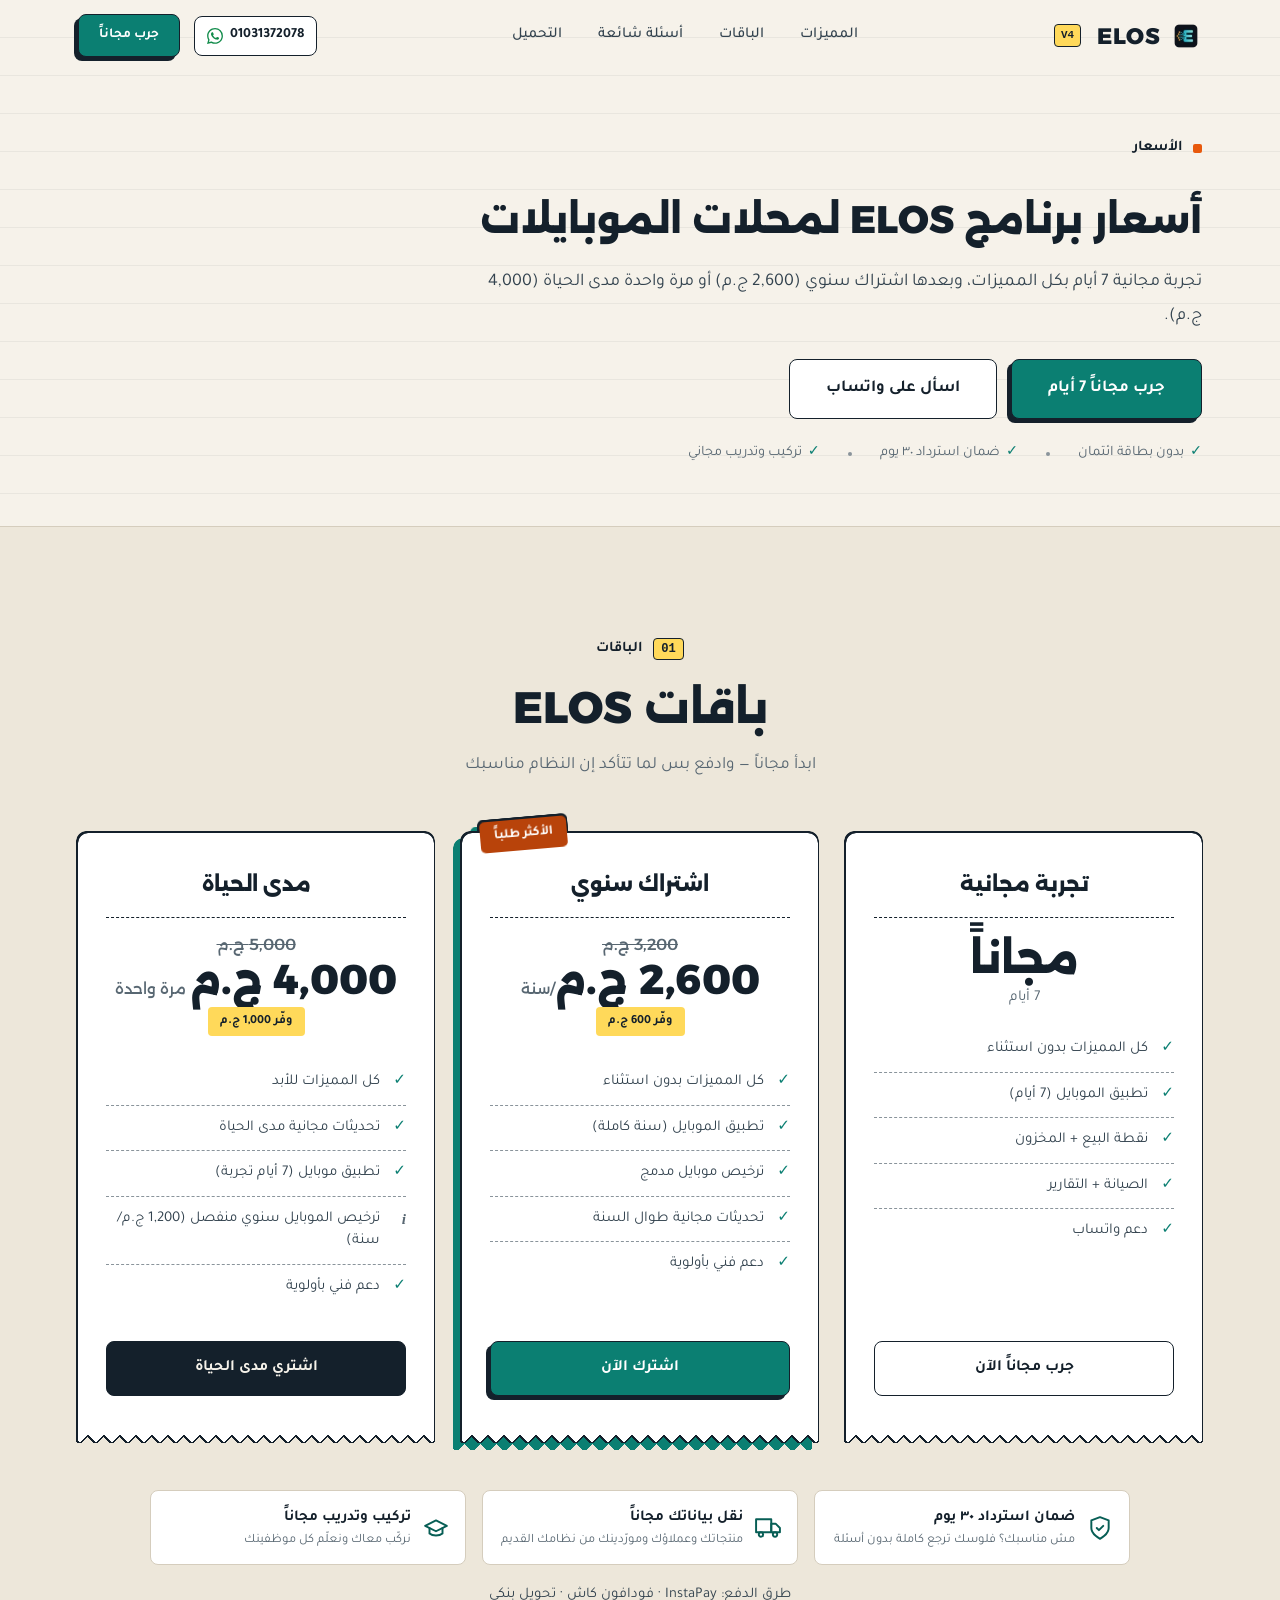
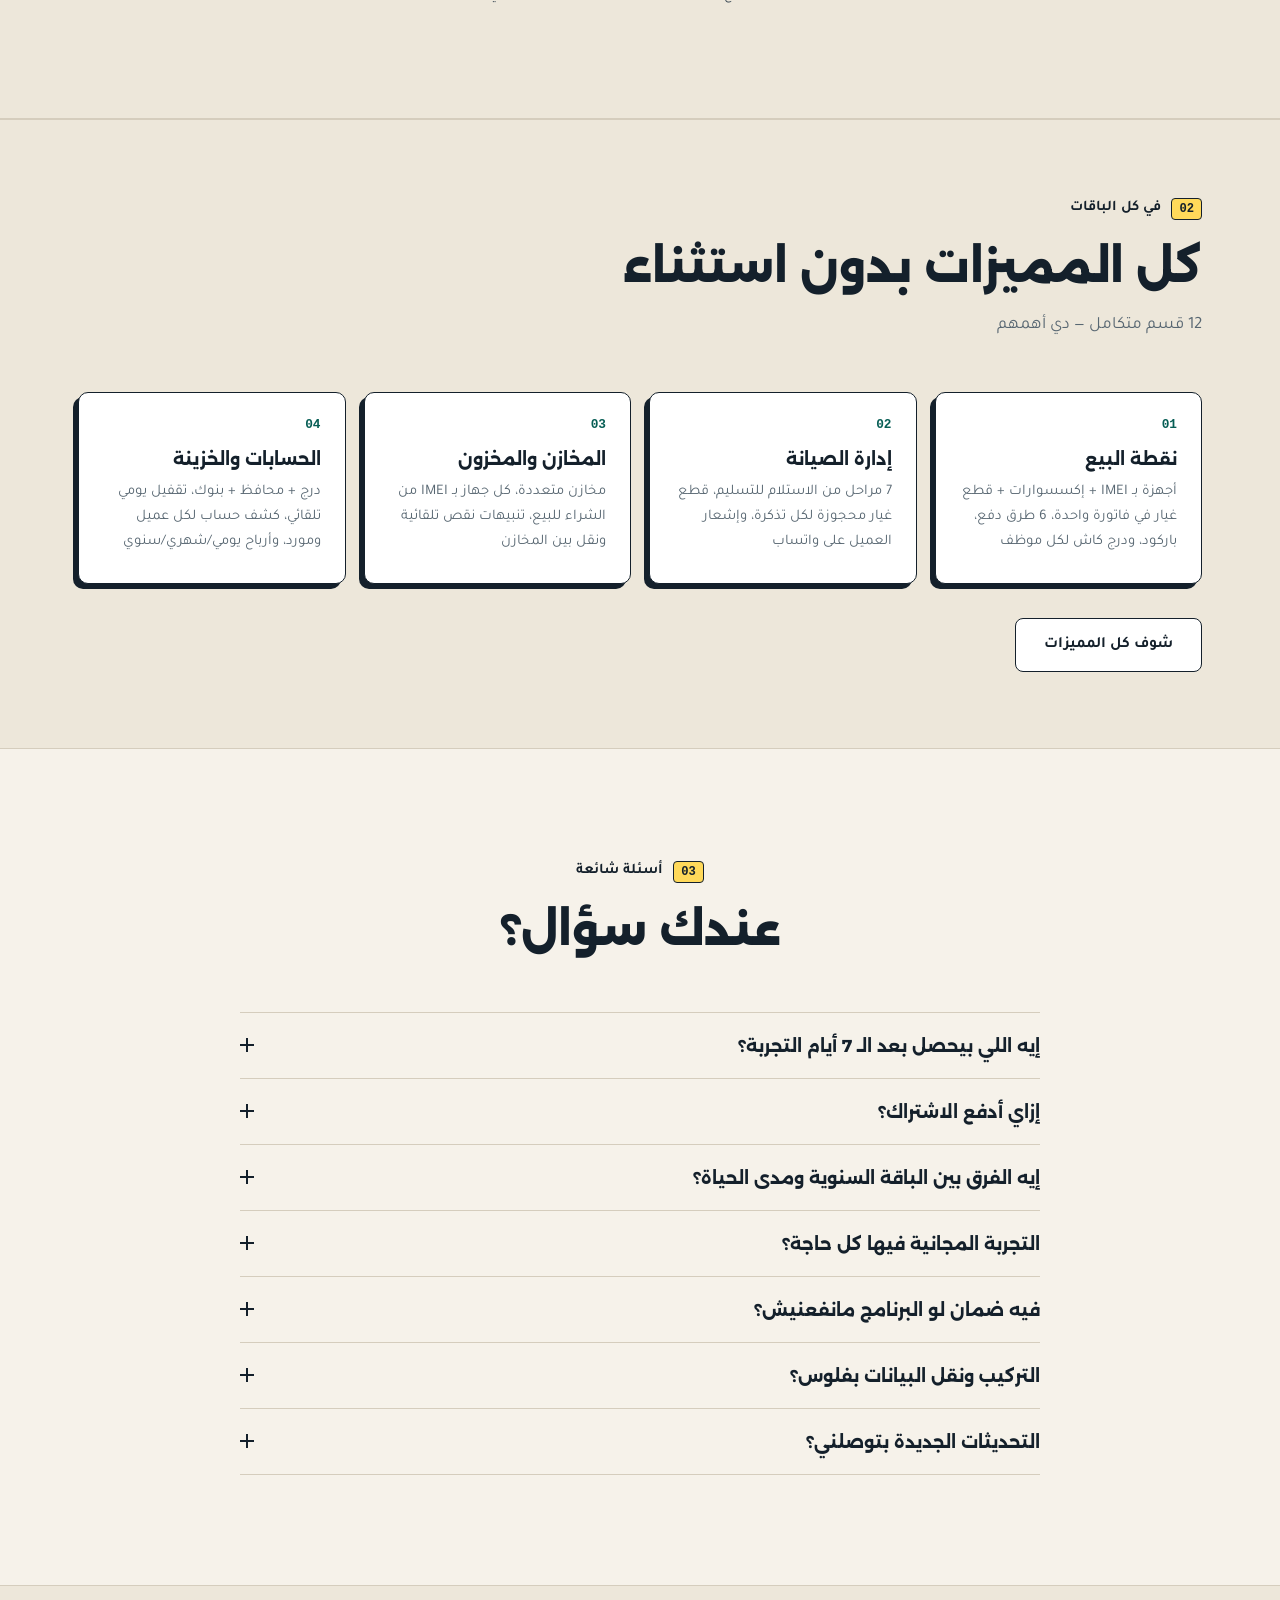
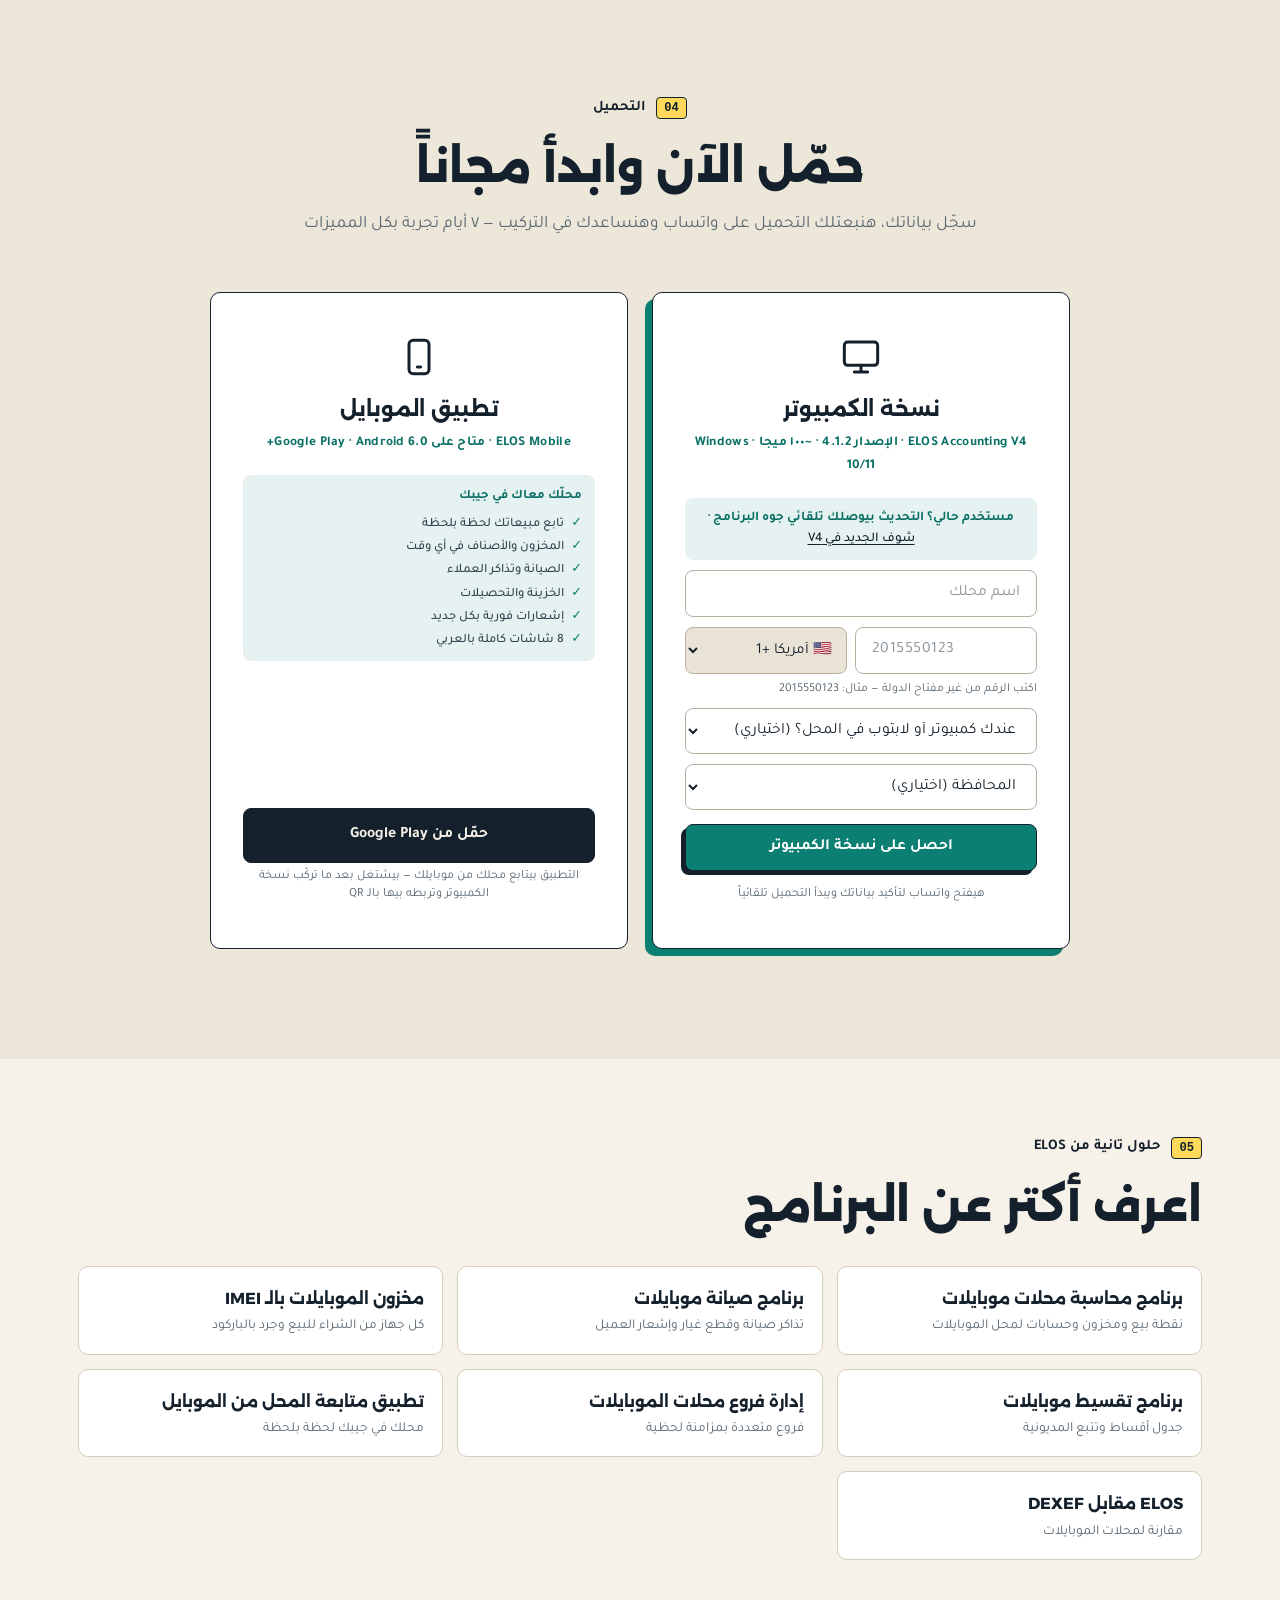
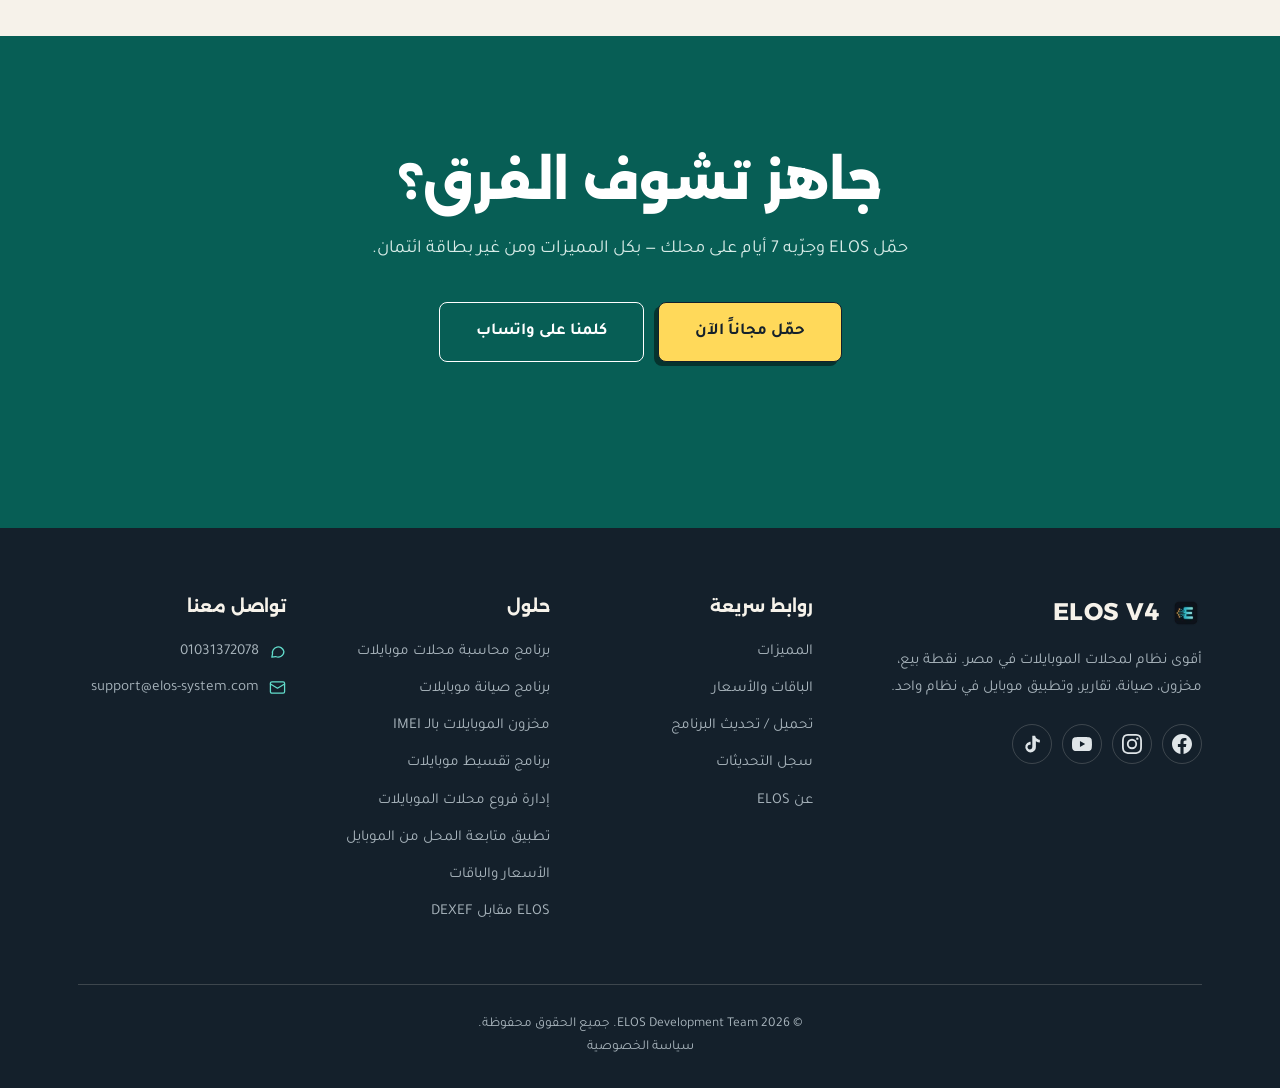
<file: الأسعار/index.html>
<!DOCTYPE html>
<html lang="ar" dir="rtl">
<head>
  <meta charset="UTF-8">
  <meta name="viewport" content="width=device-width, initial-scale=1.0">
  <title>أسعار برنامج ELOS لمحلات الموبايلات — الباقات والتجربة المجانية</title>
  <meta name="description" content="أسعار برنامج ELOS لمحاسبة محلات الموبايلات: تجربة مجانية 7 أيام، اشتراك سنوي 2,600 ج.م، أو مدى الحياة 4,000 ج.م مرة واحدة — مع ضمان استرداد 30 يوم وتركيب مجاني.">
  <meta name="theme-color" content="#f6f2ea">
  <link rel="canonical" href="https://elos-system.com/الأسعار/">
  <meta property="og:title" content="أسعار برنامج ELOS لمحلات الموبايلات — الباقات والتجربة المجانية">
  <meta property="og:description" content="أسعار برنامج ELOS لمحاسبة محلات الموبايلات: تجربة مجانية 7 أيام، اشتراك سنوي 2,600 ج.م، أو مدى الحياة 4,000 ج.م مرة واحدة — مع ضمان استرداد 30 يوم وتركيب مجاني.">
  <meta property="og:image" content="https://elos-system.com/assets/og-cover.jpg?v=2">
  <meta property="og:image:width" content="1200">
  <meta property="og:image:height" content="630">
  <meta property="og:type" content="website">
  <meta property="og:url" content="https://elos-system.com/الأسعار/">
  <meta property="og:site_name" content="ELOS">
  <meta property="og:locale" content="ar_EG">
  <meta name="twitter:card" content="summary_large_image">
  <meta name="twitter:title" content="أسعار برنامج ELOS لمحلات الموبايلات — الباقات والتجربة المجانية">
  <meta name="twitter:description" content="أسعار برنامج ELOS لمحاسبة محلات الموبايلات: تجربة مجانية 7 أيام، اشتراك سنوي 2,600 ج.م، أو مدى الحياة 4,000 ج.م مرة واحدة — مع ضمان استرداد 30 يوم وتركيب مجاني.">
  <meta name="twitter:image" content="https://elos-system.com/assets/og-cover.jpg?v=2">
  <link rel="icon" type="image/png" href="/assets/favicon.png">
  <link rel="apple-touch-icon" href="/assets/favicon.png">
  <link rel="preload" href="/fonts/tajawal-400-arabic.woff2" as="font" type="font/woff2" crossorigin>
  <link rel="preload" href="/fonts/alexandria-arabic.woff2" as="font" type="font/woff2" crossorigin>
  <link rel="stylesheet" href="/css/style.css">

  <!-- ════════ TRACKING ════════ -->
  <!-- Google Analytics 4 — property: elos-mobile / stream: Elos Website -->
  <script async src="https://www.googletagmanager.com/gtag/js?id=G-RLBB64DHQP"></script>
  <script>
    window.dataLayer = window.dataLayer || [];
    function gtag(){dataLayer.push(arguments);}
    gtag('js', new Date());
    gtag('config', 'G-RLBB64DHQP', { 'send_page_view': true });
  </script>

  <!-- Meta Pixel — dataset: Elos ads (under ELOS ADS account) -->
  <script>
    !function(f,b,e,v,n,t,s){if(f.fbq)return;n=f.fbq=function(){n.callMethod?
    n.callMethod.apply(n,arguments):n.queue.push(arguments)};if(!f._fbq)f._fbq=n;
    n.push=n;n.loaded=!0;n.version='2.0';n.queue=[];t=b.createElement(e);t.async=!0;
    t.src=v;s=b.getElementsByTagName(e)[0];s.parentNode.insertBefore(t,s)}(window,
    document,'script','https://connect.facebook.net/en_US/fbevents.js');
    fbq('init', '2504885989955815');
    fbq('init', '2896945414015167');
    fbq('track', 'PageView');
  </script>
  <noscript><img height="1" width="1" style="display:none"
    src="https://www.facebook.com/tr?id=2504885989955815&ev=PageView&noscript=1"/></noscript>
  <noscript><img height="1" width="1" style="display:none"
    src="https://www.facebook.com/tr?id=2896945414015167&ev=PageView&noscript=1"/></noscript>
  <!-- ════════ /TRACKING ════════ -->
  <script type="application/ld+json">
{
  "@context": "https://schema.org",
  "@type": "SoftwareApplication",
  "name": "ELOS Accounting V4",
  "operatingSystem": "Windows 10, Windows 11, macOS 10.15+, Android 6.0+",
  "applicationCategory": "BusinessApplication",
  "applicationSubCategory": "برنامج محاسبة ونقطة بيع لمحلات الموبايلات",
  "description": "أسعار برنامج ELOS لمحاسبة محلات الموبايلات: تجربة مجانية 7 أيام، اشتراك سنوي 2,600 ج.م، أو مدى الحياة 4,000 ج.م مرة واحدة — مع ضمان استرداد 30 يوم وتركيب مجاني.",
  "url": "https://elos-system.com/الأسعار/",
  "image": "https://elos-system.com/assets/og-cover.jpg?v=2",
  "inLanguage": "ar",
  "offers": [
    {
      "@type": "Offer",
      "price": "0",
      "priceCurrency": "EGP",
      "name": "تجربة مجانية 7 أيام"
    },
    {
      "@type": "Offer",
      "price": "2600",
      "priceCurrency": "EGP",
      "name": "اشتراك سنوي"
    },
    {
      "@type": "Offer",
      "price": "4000",
      "priceCurrency": "EGP",
      "name": "مدى الحياة"
    }
  ],
  "publisher": {
    "@type": "Organization",
    "name": "ELOS",
    "url": "https://elos-system.com/"
  }
}
  </script>
  <script type="application/ld+json">
{
  "@context": "https://schema.org",
  "@type": "FAQPage",
  "mainEntity": [
    {
      "@type": "Question",
      "name": "إيه اللي بيحصل بعد الـ 7 أيام التجربة؟",
      "acceptedAnswer": {
        "@type": "Answer",
        "text": "التجربة 7 أيام بكل المميزات ومن غير بطاقة ائتمان، فمفيش أي فلوس بتتسحب منك لوحدها. ولو ماشتركتش البرنامج بيقفل، بس بياناتك بتفضل محفوظة زي ما هي. لو البرنامج مناسبك اختار الباقة السنوية (2,600 ج.م/سنة) أو مدى الحياة (4,000 ج.م مرة واحدة) وكلّمنا على واتساب عشان تشترك. ولو اشتركت ولقيته مش مناسبك، عندك ضمان استرداد ٣٠ يوم."
      }
    },
    {
      "@type": "Question",
      "name": "إزاي أدفع الاشتراك؟",
      "acceptedAnswer": {
        "@type": "Answer",
        "text": "تدفع بـ InstaPay أو فودافون كاش أو تحويل بنكي. دوس «اشترك الآن» تحت الباقة اللي تناسبك أو كلّمنا على واتساب ونكمّل معاك."
      }
    },
    {
      "@type": "Question",
      "name": "إيه الفرق بين الباقة السنوية ومدى الحياة؟",
      "acceptedAnswer": {
        "@type": "Answer",
        "text": "السنوية (2,600 ج.م/سنة) بتشمل كل حاجة + ترخيص الموبايل سنة كاملة. مدى الحياة (4,000 ج.م مرة واحدة) بتشمل كل حاجة للأبد بس ترخيص الموبايل سنوي منفصل بـ 1,200 ج.م في السنة."
      }
    },
    {
      "@type": "Question",
      "name": "التجربة المجانية فيها كل حاجة؟",
      "acceptedAnswer": {
        "@type": "Answer",
        "text": "أيوا، 7 أيام بكل المميزات بدون بطاقة ائتمان. وبنركّب معاك ونعلّم الموظفين مجاناً، ولو عندك بيانات في برنامج قديم بننقلها لك."
      }
    },
    {
      "@type": "Question",
      "name": "فيه ضمان لو البرنامج مانفعنيش؟",
      "acceptedAnswer": {
        "@type": "Answer",
        "text": "أيوه — ضمان استرداد ٣٠ يوم: مش مناسبك؟ فلوسك ترجع كاملة بدون أسئلة."
      }
    },
    {
      "@type": "Question",
      "name": "التركيب ونقل البيانات بفلوس؟",
      "acceptedAnswer": {
        "@type": "Answer",
        "text": "لا. بنركّب معاك ونعلّم كل موظفينك مجاناً، وبننقل منتجاتك وعملاءك ومورّدينك من نظامك القديم مجاناً."
      }
    },
    {
      "@type": "Question",
      "name": "التحديثات الجديدة بتوصلني؟",
      "acceptedAnswer": {
        "@type": "Answer",
        "text": "أيوه. السنوية فيها تحديثات مجانية طوال السنة، ومدى الحياة فيها تحديثات مجانية مدى الحياة — والتحديث بيوصلك تلقائي جوه البرنامج."
      }
    }
  ]
}
  </script>
</head>
<body>
  <div class="mobile-overlay"></div>
  <nav class="navbar scrolled">
    <div class="container">
      <a href="/" class="nav-logo"><img src="/assets/logo-64.webp" alt="ELOS" class="nav-logo-icon" width="32" height="32"> ELOS <span>V4</span></a>
      <ul class="nav-links">
        <li><a href="/#features">المميزات</a></li>
        <li><a href="/الأسعار/">الباقات</a></li>
        <li><a href="#faq">أسئلة شائعة</a></li>
        <li><a href="#download">التحميل</a></li>
      </ul>
      <div class="nav-actions">
        <a href="https://wa.me/201031372078?text=%D9%85%D8%B1%D8%AD%D8%A8%D8%A7%D9%8B%D8%8C%20%D8%A3%D9%86%D8%A7%20%D8%B9%D9%84%D9%89%20%D8%B5%D9%81%D8%AD%D8%A9%20%D8%A7%D9%84%D8%A3%D8%B3%D8%B9%D8%A7%D8%B1%20%D9%88%D8%B9%D9%86%D8%AF%D9%8A%20%D8%B3%D8%A4%D8%A7%D9%84%20%D8%B9%D9%86%20%D8%A8%D8%A7%D9%82%D8%A7%D8%AA%20ELOS" data-wa-msg="مرحباً، أنا على صفحة الأسعار وعندي سؤال عن باقات ELOS" target="_blank" rel="noopener noreferrer" class="nav-phone" data-track="nav-whatsapp" aria-label="واتساب">
          <svg viewBox="0 0 24 24" width="16" height="16" fill="currentColor"><path d="M17.472 14.382c-.297-.149-1.758-.867-2.03-.967-.273-.099-.471-.148-.67.15-.197.297-.767.966-.94 1.164-.173.199-.347.223-.644.075-.297-.15-1.255-.463-2.39-1.475-.883-.788-1.48-1.761-1.653-2.059-.173-.297-.018-.458.13-.606.134-.133.298-.347.446-.52.149-.174.198-.298.298-.497.099-.198.05-.371-.025-.52-.075-.149-.669-1.612-.916-2.207-.242-.579-.487-.5-.669-.51-.173-.008-.371-.01-.57-.01-.198 0-.52.074-.792.372-.272.297-1.04 1.016-1.04 2.479 0 1.462 1.065 2.875 1.213 3.074.149.198 2.096 3.2 5.077 4.487.709.306 1.262.489 1.694.625.712.227 1.36.195 1.871.118.571-.085 1.758-.719 2.006-1.413.248-.694.248-1.289.173-1.413-.074-.124-.272-.198-.57-.347m-5.421 7.403h-.004a9.87 9.87 0 01-5.031-1.378l-.361-.214-3.741.982.998-3.648-.235-.374a9.86 9.86 0 01-1.51-5.26c.001-5.45 4.436-9.884 9.888-9.884 2.64 0 5.122 1.03 6.988 2.898a9.825 9.825 0 012.893 6.994c-.003 5.45-4.437 9.884-9.885 9.884m8.413-18.297A11.815 11.815 0 0012.05 0C5.495 0 .16 5.335.157 11.892c0 2.096.547 4.142 1.588 5.945L.057 24l6.305-1.654a11.882 11.882 0 005.683 1.448h.005c6.554 0 11.89-5.335 11.893-11.893a11.821 11.821 0 00-3.48-8.413z"/></svg>
          <span>01031372078</span>
        </a>
        <a href="#download" class="btn btn-primary btn-sm nav-cta" data-track="nav-cta">جرب مجاناً</a>
      </div>
      <button class="menu-toggle" aria-label="القائمة"><span></span><span></span><span></span></button>
    </div>
  </nav>

  <section class="lp-hero hero">
    <div class="container">
      <span class="section-badge">الأسعار</span>
      <h1>أسعار برنامج ELOS لمحلات الموبايلات</h1>
      <p class="lp-sub">تجربة مجانية 7 أيام بكل المميزات، وبعدها اشتراك سنوي (<span data-egp="2600" data-sar="220">2,600 ج.م</span>) أو مرة واحدة مدى الحياة (<span data-egp="4000" data-sar="400">4,000 ج.م</span>).</p>
      <div class="hero-buttons">
        <a href="#download" class="btn btn-primary btn-lg" data-track="pricing-page-hero-cta">جرب مجاناً 7 أيام</a>
        <a href="https://wa.me/201031372078?text=%D9%85%D8%B1%D8%AD%D8%A8%D8%A7%D9%8B%D8%8C%20%D8%A3%D9%86%D8%A7%20%D8%B9%D9%84%D9%89%20%D8%B5%D9%81%D8%AD%D8%A9%20%D8%A7%D9%84%D8%A3%D8%B3%D8%B9%D8%A7%D8%B1%20%D9%88%D8%B9%D9%86%D8%AF%D9%8A%20%D8%B3%D8%A4%D8%A7%D9%84%20%D8%B9%D9%86%20%D8%A8%D8%A7%D9%82%D8%A7%D8%AA%20ELOS" data-wa-msg="مرحباً، أنا على صفحة الأسعار وعندي سؤال عن باقات ELOS" target="_blank" rel="noopener noreferrer" class="btn btn-ghost btn-lg" data-track="pricing-page-hero-whatsapp">اسأل على واتساب</a>
      </div>
      <div class="hero-trust">
        <span><span class="check">✓</span> بدون بطاقة ائتمان</span><span class="dot"></span>
        <span><span class="check">✓</span> ضمان استرداد ٣٠ يوم</span><span class="dot"></span>
        <span><span class="check">✓</span> تركيب وتدريب مجاني</span>
      </div>
    </div>
  </section>

  <section class="pricing" id="pricing">
    <div class="container">
      <div class="section-header fade-up">
        <span class="section-badge">الباقات</span>
        <h2>باقات ELOS</h2>
        <p>ابدأ مجاناً — وادفع بس لما تتأكد إن النظام مناسبك</p>
        <p class="currency-note" data-currency-note hidden></p>
      </div>
      <div class="pricing-grid">

        <div class="pricing-card fade-up">
          <h3>تجربة مجانية</h3>
          <div class="pricing-price">مجاناً</div>
          <div class="pricing-duration">7 أيام</div>
          <ul class="pricing-features">
            <li>كل المميزات بدون استثناء</li>
            <li>تطبيق الموبايل (7 أيام)</li>
            <li>نقطة البيع + المخزون</li>
            <li>الصيانة + التقارير</li>
            <li>دعم واتساب</li>
          </ul>
          <a href="#download" class="btn btn-ghost" data-track="pricing-page-trial">جرب مجاناً الآن</a>
        </div>

        <div class="pricing-card highlighted fade-up">
          <span class="pricing-badge">الأكثر طلباً</span>
          <h3>اشتراك سنوي</h3>
          <div class="pricing-price">
            <span class="old-price" data-egp="3200" data-sar="270">3,200 ج.م</span>
            <span data-egp="2600" data-sar="220">2,600 ج.م</span><span class="price-period">/سنة</span>
          </div>
          <div class="pricing-save" data-egp-save="3200,2600" data-sar-save="50">وفّر 600 ج.م</div>
          <ul class="pricing-features">
            <li>كل المميزات بدون استثناء</li>
            <li>تطبيق الموبايل (سنة كاملة)</li>
            <li>ترخيص موبايل مدمج</li>
            <li>تحديثات مجانية طوال السنة</li>
            <li>دعم فني بأولوية</li>
          </ul>
          <a href="https://wa.me/201031372078?text=%D8%B9%D8%A7%D9%8A%D8%B2%20%D8%A3%D8%B4%D8%AA%D8%B1%D9%83%20%D9%81%D9%8A%20%D8%A7%D9%84%D8%A8%D8%A7%D9%82%D8%A9%20%D8%A7%D9%84%D8%B3%D9%86%D9%88%D9%8A%D8%A9" data-wa-msg="عايز أشترك في الباقة السنوية" data-track="pricing-page-annual" target="_blank" rel="noopener noreferrer" class="btn btn-primary">اشترك الآن</a>
        </div>

        <div class="pricing-card fade-up">
          <h3>مدى الحياة</h3>
          <div class="pricing-price">
            <span class="old-price" data-egp="5000" data-sar="500">5,000 ج.م</span>
            <span data-egp="4000" data-sar="400">4,000 ج.م</span><span class="price-period"> مرة واحدة</span>
          </div>
          <div class="pricing-save" data-egp-save="5000,4000" data-sar-save="100">وفّر 1,000 ج.م</div>
          <ul class="pricing-features">
            <li>كل المميزات للأبد</li>
            <li>تحديثات مجانية مدى الحياة</li>
            <li>تطبيق موبايل (7 أيام تجربة)</li>
            <li class="note">ترخيص الموبايل سنوي منفصل (<span data-egp="1200" data-sar="100">1,200 ج.م</span>/سنة)</li>
            <li>دعم فني بأولوية</li>
          </ul>
          <a href="https://wa.me/201031372078?text=%D8%B9%D8%A7%D9%8A%D8%B2%20%D8%A8%D8%A7%D9%82%D8%A9%20%D9%85%D8%AF%D9%89%20%D8%A7%D9%84%D8%AD%D9%8A%D8%A7%D8%A9" data-wa-msg="عايز باقة مدى الحياة" data-track="pricing-page-lifetime" target="_blank" rel="noopener noreferrer" class="btn btn-purple">اشتري مدى الحياة</a>
        </div>

      </div>
      <div class="pricing-guarantees fade-up">
        <div class="pg-item"><span class="pg-icon"><svg viewBox="0 0 24 24" fill="none" stroke="currentColor" stroke-width="1.8" stroke-linecap="round" stroke-linejoin="round" aria-hidden="true"><path d="M12 22s8-4 8-10V5l-8-3-8 3v7c0 6 8 10 8 10z"/><path d="m9 12 2 2 4-4"/></svg></span><div><strong>ضمان استرداد ٣٠ يوم</strong><span>مش مناسبك؟ فلوسك ترجع كاملة بدون أسئلة</span></div></div>
        <div class="pg-item"><span class="pg-icon"><svg viewBox="0 0 24 24" fill="none" stroke="currentColor" stroke-width="1.8" stroke-linecap="round" stroke-linejoin="round" aria-hidden="true"><path d="M1 4h14v12H1z"/><path d="M15 8h4l4 4v4h-8z"/><circle cx="5.5" cy="18" r="2"/><circle cx="18.5" cy="18" r="2"/></svg></span><div><strong>نقل بياناتك مجاناً</strong><span>منتجاتك وعملاؤك ومورّدينك من نظامك القديم</span></div></div>
        <div class="pg-item"><span class="pg-icon"><svg viewBox="0 0 24 24" fill="none" stroke="currentColor" stroke-width="1.8" stroke-linecap="round" stroke-linejoin="round" aria-hidden="true"><path d="M22 10 12 5 2 10l10 5 10-5z"/><path d="M6 12v5c3 2.5 9 2.5 12 0v-5"/></svg></span><div><strong>تركيب وتدريب مجاناً</strong><span>نركّب معاك ونعلّم كل موظفينك</span></div></div>
      </div>
      <p class="pricing-pay" data-egp-only>طرق الدفع: InstaPay · فودافون كاش · تحويل بنكي</p>
    </div>
  </section>

  <section class="features lp-section lp-section--alt">
    <div class="container">
      <div class="section-header fade-up">
        <span class="section-badge">في كل الباقات</span>
        <h2>كل المميزات بدون استثناء</h2>
        <p>12 قسم متكامل — دي أهمهم</p>
      </div>
      <div class="features-grid stagger-children">
        <div class="feature-card feature-card--main fade-up">
          <h3>نقطة البيع</h3>
          <p>أجهزة بـ IMEI + إكسسوارات + قطع غيار في فاتورة واحدة، 6 طرق دفع، باركود، ودرج كاش لكل موظف</p>
        </div>
        <div class="feature-card feature-card--main fade-up">
          <h3>إدارة الصيانة</h3>
          <p>7 مراحل من الاستلام للتسليم، قطع غيار محجوزة لكل تذكرة، وإشعار العميل على واتساب</p>
        </div>
        <div class="feature-card feature-card--main fade-up">
          <h3>المخازن والمخزون</h3>
          <p>مخازن متعددة، كل جهاز بـ IMEI من الشراء للبيع، تنبيهات نقص تلقائية ونقل بين المخازن</p>
        </div>
        <div class="feature-card feature-card--main fade-up">
          <h3>الحسابات والخزينة</h3>
          <p>درج + محافظ + بنوك، تقفيل يومي تلقائي، كشف حساب لكل عميل ومورد، وأرباح يومي/شهري/سنوي</p>
        </div>
      </div>
      <div class="section-cta"><a href="/#features" class="btn btn-ghost" data-track="pricing-page-all-features">شوف كل المميزات</a></div>
    </div>
  </section>

  <section class="faq" id="faq">
    <div class="container">
      <div class="section-header fade-up">
        <span class="section-badge">أسئلة شائعة</span>
        <h2>عندك سؤال؟</h2>
      </div>
      <div class="faq-list fade-up">
        <div class="faq-item">
          <button class="faq-question">إيه اللي بيحصل بعد الـ 7 أيام التجربة؟<span class="faq-arrow">▼</span></button>
          <div class="faq-answer"><p>التجربة 7 أيام بكل المميزات ومن غير بطاقة ائتمان، فمفيش أي فلوس بتتسحب منك لوحدها. ولو ماشتركتش البرنامج بيقفل، بس بياناتك بتفضل محفوظة زي ما هي. لو البرنامج مناسبك اختار الباقة السنوية (<span data-egp="2600" data-sar="220">2,600 ج.م</span>/سنة) أو مدى الحياة (<span data-egp="4000" data-sar="400">4,000 ج.م</span> مرة واحدة) وكلّمنا على واتساب عشان تشترك. ولو اشتركت ولقيته مش مناسبك، عندك ضمان استرداد ٣٠ يوم.</p></div>
        </div>
        <div class="faq-item">
          <button class="faq-question">إزاي أدفع الاشتراك؟<span class="faq-arrow">▼</span></button>
          <div class="faq-answer"><p>تدفع بـ InstaPay أو فودافون كاش أو تحويل بنكي. دوس «اشترك الآن» تحت الباقة اللي تناسبك أو كلّمنا على واتساب ونكمّل معاك.</p></div>
        </div>
        <div class="faq-item">
          <button class="faq-question">إيه الفرق بين الباقة السنوية ومدى الحياة؟<span class="faq-arrow">▼</span></button>
          <div class="faq-answer"><p>السنوية (<span data-egp="2600" data-sar="220">2,600 ج.م</span>/سنة) بتشمل كل حاجة + ترخيص الموبايل سنة كاملة. مدى الحياة (<span data-egp="4000" data-sar="400">4,000 ج.م</span> مرة واحدة) بتشمل كل حاجة للأبد بس ترخيص الموبايل سنوي منفصل بـ <span data-egp="1200" data-sar="100">1,200 ج.م</span> في السنة.</p></div>
        </div>
        <div class="faq-item">
          <button class="faq-question">التجربة المجانية فيها كل حاجة؟<span class="faq-arrow">▼</span></button>
          <div class="faq-answer"><p>أيوا، 7 أيام بكل المميزات بدون بطاقة ائتمان. وبنركّب معاك ونعلّم الموظفين مجاناً، ولو عندك بيانات في برنامج قديم بننقلها لك.</p></div>
        </div>
        <div class="faq-item">
          <button class="faq-question">فيه ضمان لو البرنامج مانفعنيش؟<span class="faq-arrow">▼</span></button>
          <div class="faq-answer"><p>أيوه — ضمان استرداد ٣٠ يوم: مش مناسبك؟ فلوسك ترجع كاملة بدون أسئلة.</p></div>
        </div>
        <div class="faq-item">
          <button class="faq-question">التركيب ونقل البيانات بفلوس؟<span class="faq-arrow">▼</span></button>
          <div class="faq-answer"><p>لا. بنركّب معاك ونعلّم كل موظفينك مجاناً، وبننقل منتجاتك وعملاءك ومورّدينك من نظامك القديم مجاناً.</p></div>
        </div>
        <div class="faq-item">
          <button class="faq-question">التحديثات الجديدة بتوصلني؟<span class="faq-arrow">▼</span></button>
          <div class="faq-answer"><p>أيوه. السنوية فيها تحديثات مجانية طوال السنة، ومدى الحياة فيها تحديثات مجانية مدى الحياة — والتحديث بيوصلك تلقائي جوه البرنامج.</p></div>
        </div>
      </div>
    </div>
  </section>
  <section class="download" id="download">
    <div class="container">
      <div class="section-header fade-up">
        <span class="section-badge">التحميل</span>
        <h2>حمّل الآن وابدأ مجاناً</h2>
        <p>سجّل بياناتك، هنبعتلك التحميل على واتساب وهنساعدك في التركيب — ٧ أيام تجربة بكل المميزات</p>
      </div>
      <div class="download-grid">

        <!-- Desktop Lead Form -->
        <div class="download-card download-card--desktop fade-up">
          <span class="download-icon"><svg viewBox="0 0 24 24" fill="none" stroke="currentColor" stroke-width="1.8" stroke-linecap="round" stroke-linejoin="round" aria-hidden="true"><rect x="2" y="3" width="20" height="14" rx="2"/><path d="M8 21h8M12 17v4"/></svg></span>
          <h3>نسخة الكمبيوتر</h3>
          <div class="download-version">ELOS Accounting V4 · الإصدار <span data-app-version>4.0</span> · ~١٠٠ ميجا · Windows 10/11</div>
          <div class="download-changelog download-changelog--compact">
            <small>مستخدم حالي؟ التحديث بيوصلك تلقائي جوه البرنامج · <a href="/#whatsnew" data-track="download-whatsnew">شوف الجديد في V4</a></small>
          </div>
          <form data-lead-form data-platform="desktop"
                data-download-url="https://elos-downloads.ossama3abss.workers.dev/latest/windows"
                class="lead-form">
            <div class="lead-fields">
              <input type="text" name="shop_name" placeholder="اسم محلك" required autocomplete="organization" aria-label="اسم محلك">
              <div class="phone-field">
                <select name="cc" class="cc-select" aria-label="مفتاح الدولة" title="مفتاح الدولة">
                  <option value="EG">🇪🇬 مصر +20</option>
                </select>
                <input type="tel" name="phone" placeholder="01012345678" required inputmode="tel" autocomplete="tel-national" aria-label="رقم واتساب" maxlength="20">
              </div>
              <small class="phone-hint">اكتب الرقم من غير مفتاح الدولة — مثال: 01012345678</small>
              <select name="has_pc" class="lead-select" aria-label="عندك كمبيوتر أو لابتوب في المحل؟">
                <option value="">عندك كمبيوتر أو لابتوب في المحل؟ (اختياري)</option>
                <option value="yes">أيوه عندي</option>
                <option value="no">لسه — هجيب</option>
              </select>
              <select name="gov" class="lead-select" aria-label="المحافظة">
                <option value="">المحافظة (اختياري)</option>
                <option>القاهرة</option>
                <option>الجيزة</option>
                <option>الإسكندرية</option>
                <option>القليوبية</option>
                <option>الدقهلية</option>
                <option>الشرقية</option>
                <option>الغربية</option>
                <option>المنوفية</option>
                <option>البحيرة</option>
                <option>كفر الشيخ</option>
                <option>دمياط</option>
                <option>بورسعيد</option>
                <option>الإسماعيلية</option>
                <option>السويس</option>
                <option>الفيوم</option>
                <option>بني سويف</option>
                <option>المنيا</option>
                <option>أسيوط</option>
                <option>سوهاج</option>
                <option>قنا</option>
                <option>الأقصر</option>
                <option>أسوان</option>
                <option>البحر الأحمر</option>
                <option>الوادي الجديد</option>
                <option>مطروح</option>
                <option>شمال سيناء</option>
                <option>جنوب سيناء</option>
                <option>خارج مصر</option>
              </select>
              <input type="text" name="website" class="hp-field" tabindex="-1" autocomplete="off" aria-hidden="true">
              <small class="lead-error" role="alert" hidden></small>
              <button type="submit" class="btn btn-primary" data-track="lead-desktop">احصل على نسخة الكمبيوتر</button>
              <small class="lead-note">هيفتح واتساب لتأكيد بياناتك ويبدأ التحميل تلقائياً</small>
            </div>
            <div class="lead-success" style="display:none;">
              <div class="lead-success-icon">✓</div>
              <h4>تمام! بدأ التحميل</h4>
              <p>هنرد عليك على واتساب خلال دقايق لمساعدتك في التركيب.</p>
            </div>
          </form>
        </div>

        <!-- Mobile App — Direct to Google Play -->
        <div class="download-card download-card--mobile fade-up">
          <span class="download-icon"><svg viewBox="0 0 24 24" fill="none" stroke="currentColor" stroke-width="1.8" stroke-linecap="round" stroke-linejoin="round" aria-hidden="true"><rect x="6" y="2" width="12" height="20" rx="2.5"/><path d="M11 18h2"/></svg></span>
          <h3>تطبيق الموبايل</h3>
          <div class="download-version">ELOS Mobile · متاح على Google Play · Android 6.0+</div>
          <div class="download-changelog">
            <span class="changelog-title">محلّك معاك في جيبك</span>
            <ul>
              <li>تابع مبيعاتك لحظة بلحظة</li>
              <li>المخزون والأصناف في أي وقت</li>
              <li>الصيانة وتذاكر العملاء</li>
              <li>الخزينة والتحصيلات</li>
              <li>إشعارات فورية بكل جديد</li>
              <li>8 شاشات كاملة بالعربي</li>
            </ul>
          </div>
          <a href="https://play.google.com/store/apps/details?id=com.elos.accounting"
             target="_blank" rel="noopener"
             class="btn btn-green"
             data-track="play-store-mobile">حمّل من Google Play</a>
          <small class="lead-note">التطبيق بيتابع محلك من موبايلك — بيشتغل بعد ما تركّب نسخة الكمبيوتر وتربطه بيها بالـ QR</small>
        </div>

      </div>
    </div>
  </section>
  <section class="lp-section lp-related">
    <div class="container">
      <div class="section-header"><span class="section-badge">حلول تانية من ELOS</span><h2>اعرف أكتر عن البرنامج</h2></div>
      <div class="lp-related-grid">
        <a class="lp-related-card" href="/برنامج-محاسبة-محلات-موبايلات/"><b>برنامج محاسبة محلات موبايلات</b><span>نقطة بيع ومخزون وحسابات لمحل الموبايلات</span></a>
        <a class="lp-related-card" href="/برنامج-صيانة-موبايلات/"><b>برنامج صيانة موبايلات</b><span>تذاكر صيانة وقطع غيار وإشعار العميل</span></a>
        <a class="lp-related-card" href="/برنامج-مخازن-موبايلات-IMEI/"><b>مخزون الموبايلات بالـ IMEI</b><span>كل جهاز من الشراء للبيع وجرد بالباركود</span></a>
        <a class="lp-related-card" href="/برنامج-تقسيط-موبايلات/"><b>برنامج تقسيط موبايلات</b><span>جدول أقساط وتتبع المديونية</span></a>
        <a class="lp-related-card" href="/برنامج-فروع-محلات-موبايلات/"><b>إدارة فروع محلات الموبايلات</b><span>فروع متعددة بمزامنة لحظية</span></a>
        <a class="lp-related-card" href="/تطبيق-متابعة-محل-الموبايلات/"><b>تطبيق متابعة المحل من الموبايل</b><span>محلك في جيبك لحظة بلحظة</span></a>
        <a class="lp-related-card" href="/elos-vs-dexef/"><b>ELOS مقابل DEXEF</b><span>مقارنة لمحلات الموبايلات</span></a>
      </div>
    </div>
  </section>

  <section class="final-cta">
    <div class="container fade-up">
      <h2>جاهز تشوف الفرق؟</h2>
      <p>حمّل ELOS وجرّبه 7 أيام على محلك — بكل المميزات ومن غير بطاقة ائتمان.</p>
      <div class="hero-buttons">
        <a href="#download" class="btn btn-primary btn-lg" data-track="pricing-page-final-cta">حمّل مجاناً الآن</a>
        <a href="https://wa.me/201031372078?text=%D9%85%D8%B1%D8%AD%D8%A8%D8%A7%D9%8B%D8%8C%20%D8%A3%D9%86%D8%A7%20%D8%B9%D9%84%D9%89%20%D8%B5%D9%81%D8%AD%D8%A9%20%D8%A7%D9%84%D8%A3%D8%B3%D8%B9%D8%A7%D8%B1%20%D9%88%D8%B9%D9%86%D8%AF%D9%8A%20%D8%B3%D8%A4%D8%A7%D9%84%20%D8%B9%D9%86%20%D8%A8%D8%A7%D9%82%D8%A7%D8%AA%20ELOS" data-wa-msg="مرحباً، أنا على صفحة الأسعار وعندي سؤال عن باقات ELOS" target="_blank" rel="noopener noreferrer" class="btn btn-secondary btn-lg" data-track="pricing-page-final-whatsapp">كلمنا على واتساب</a>
      </div>
    </div>
  </section>

  <footer class="footer">
    <div class="container">
      <div class="footer-grid">
        <div class="footer-brand">
          <div class="footer-logo">
            <img src="/assets/logo-64.webp" alt="ELOS" class="footer-logo-icon" width="32" height="32">
            ELOS V4
          </div>
          <p>أقوى نظام لمحلات الموبايلات في مصر. نقطة بيع، مخزون، صيانة، تقارير، وتطبيق موبايل في نظام واحد.</p>
          <div class="footer-social" aria-label="حسابات التواصل الاجتماعي">
            <a href="https://www.facebook.com/ElOsAccSystem/" target="_blank" rel="noopener" data-track="social-facebook" aria-label="فيسبوك">
              <svg viewBox="0 0 24 24" width="20" height="20" fill="currentColor"><path d="M24 12.073c0-6.627-5.373-12-12-12s-12 5.373-12 12c0 5.99 4.388 10.954 10.125 11.854v-8.385H7.078v-3.47h3.047V9.43c0-3.007 1.792-4.669 4.533-4.669 1.312 0 2.686.235 2.686.235v2.953H15.83c-1.491 0-1.956.925-1.956 1.874v2.25h3.328l-.532 3.47h-2.796v8.385C19.612 23.027 24 18.062 24 12.073z"/></svg>
            </a>
            <a href="https://www.instagram.com/elos_acc/" target="_blank" rel="noopener" data-track="social-instagram" aria-label="انستجرام">
              <svg viewBox="0 0 24 24" width="20" height="20" fill="currentColor"><path d="M12 2.163c3.204 0 3.584.012 4.85.07 3.252.148 4.771 1.691 4.919 4.919.058 1.265.069 1.645.069 4.849 0 3.205-.012 3.584-.069 4.849-.149 3.225-1.664 4.771-4.919 4.919-1.266.058-1.644.07-4.85.07-3.204 0-3.584-.012-4.849-.07-3.26-.149-4.771-1.699-4.919-4.92-.058-1.265-.07-1.644-.07-4.849 0-3.204.013-3.583.07-4.849.149-3.227 1.664-4.771 4.919-4.919 1.266-.057 1.645-.069 4.849-.069zM12 0C8.741 0 8.333.014 7.053.072 2.695.272.273 2.69.073 7.052.014 8.333 0 8.741 0 12c0 3.259.014 3.668.072 4.948.2 4.358 2.618 6.78 6.98 6.98C8.333 23.986 8.741 24 12 24c3.259 0 3.668-.014 4.948-.072 4.354-.2 6.782-2.618 6.979-6.98.059-1.28.073-1.689.073-4.948 0-3.259-.014-3.667-.072-4.947-.196-4.354-2.617-6.78-6.979-6.98C15.668.014 15.259 0 12 0zm0 5.838a6.162 6.162 0 100 12.324 6.162 6.162 0 000-12.324zM12 16a4 4 0 110-8 4 4 0 010 8zm6.406-11.845a1.44 1.44 0 100 2.881 1.44 1.44 0 000-2.881z"/></svg>
            </a>
            <a href="https://www.youtube.com/@ElOsAccSystem" target="_blank" rel="noopener" data-track="social-youtube" aria-label="يوتيوب">
              <svg viewBox="0 0 24 24" width="20" height="20" fill="currentColor"><path d="M23.498 6.186a3.016 3.016 0 0 0-2.122-2.136C19.505 3.545 12 3.545 12 3.545s-7.505 0-9.377.505A3.017 3.017 0 0 0 .502 6.186C0 8.07 0 12 0 12s0 3.93.502 5.814a3.016 3.016 0 0 0 2.122 2.136c1.871.505 9.376.505 9.376.505s7.505 0 9.377-.505a3.015 3.015 0 0 0 2.122-2.136C24 15.93 24 12 24 12s0-3.93-.502-5.814zM9.545 15.568V8.432L15.818 12l-6.273 3.568z"/></svg>
            </a>
            <a href="https://www.tiktok.com/@elos_accounting" target="_blank" rel="noopener" data-track="social-tiktok" aria-label="تيك توك">
              <svg viewBox="0 0 24 24" width="20" height="20" fill="currentColor"><path d="M19.59 6.69a4.83 4.83 0 0 1-3.77-4.25V2h-3.45v13.67a2.89 2.89 0 0 1-5.2 1.74 2.89 2.89 0 0 1 2.31-4.64 2.93 2.93 0 0 1 .88.13V9.4a6.84 6.84 0 0 0-1-.05A6.33 6.33 0 0 0 5.8 20.1a6.34 6.34 0 0 0 10.86-4.43v-7a8.16 8.16 0 0 0 4.77 1.52v-3.4a4.85 4.85 0 0 1-1.84-.1z"/></svg>
            </a>
          </div>
        </div>
        <div class="footer-col">
          <h4>روابط سريعة</h4>
          <ul>
            <li><a href="/#features">المميزات</a></li>
            <li><a href="/الأسعار/">الباقات والأسعار</a></li>
            <li><a href="/download">تحميل / تحديث البرنامج</a></li>
            <li><a href="/changelog.html">سجل التحديثات</a></li>
            <li><a href="/about.html">عن ELOS</a></li>
          </ul>
        </div>
        <div class="footer-col">
          <h4>حلول</h4>
          <ul>
            <li><a href="/برنامج-محاسبة-محلات-موبايلات/">برنامج محاسبة محلات موبايلات</a></li>
            <li><a href="/برنامج-صيانة-موبايلات/">برنامج صيانة موبايلات</a></li>
            <li><a href="/برنامج-مخازن-موبايلات-IMEI/">مخزون الموبايلات بالـ IMEI</a></li>
            <li><a href="/برنامج-تقسيط-موبايلات/">برنامج تقسيط موبايلات</a></li>
            <li><a href="/برنامج-فروع-محلات-موبايلات/">إدارة فروع محلات الموبايلات</a></li>
            <li><a href="/تطبيق-متابعة-محل-الموبايلات/">تطبيق متابعة المحل من الموبايل</a></li>
            <li><a href="/الأسعار/">الأسعار والباقات</a></li>
            <li><a href="/elos-vs-dexef/">ELOS مقابل DEXEF</a></li>
          </ul>
        </div>
        <div class="footer-col">
          <h4>تواصل معنا</h4>
          <ul class="footer-contact">
            <li><span class="contact-icon"><svg viewBox="0 0 24 24" fill="none" stroke="currentColor" stroke-width="1.8" stroke-linecap="round" stroke-linejoin="round" aria-hidden="true"><path d="M21 12a8 8 0 0 1-11.6 7.1L4 20l1-4.6A8 8 0 1 1 21 12z"/></svg></span><a href="https://wa.me/201031372078?text=%D9%85%D8%B1%D8%AD%D8%A8%D8%A7%D9%8B%D8%8C%20%D8%B9%D9%86%D8%AF%D9%8A%20%D8%B3%D8%A4%D8%A7%D9%84%20%D8%B9%D9%86%20%D8%A8%D8%B1%D9%86%D8%A7%D9%85%D8%AC%20ELOS" data-wa-msg="مرحباً، عندي سؤال عن برنامج ELOS" target="_blank" rel="noopener noreferrer" data-track="footer-whatsapp">01031372078</a></li>
            <li><span class="contact-icon"><svg viewBox="0 0 24 24" fill="none" stroke="currentColor" stroke-width="1.8" stroke-linecap="round" stroke-linejoin="round" aria-hidden="true"><rect x="2" y="4" width="20" height="16" rx="2"/><path d="m22 7-10 6L2 7"/></svg></span><a href="mailto:support@elos-system.com">support@elos-system.com</a></li>
          </ul>
        </div>
      </div>
      <div class="footer-bottom">
        <p>&copy; 2026 ELOS Development Team. جميع الحقوق محفوظة.</p>
        <p><a href="/privacy.html">سياسة الخصوصية</a></p>
      </div>
    </div>
  </footer>

  <div class="lightbox" aria-hidden="true" role="dialog" aria-label="صورة مكبّرة">
    <button class="lightbox-close" aria-label="إغلاق">×</button>
    <div class="lightbox-stage"><div class="lightbox-spinner"></div><img alt=""></div>
    <div class="lightbox-caption"></div>
  </div>

  <div class="sticky-cta" data-sticky-cta>
    <a href="#download" class="btn btn-primary" data-track="pricing-page-sticky-cta">جرّب ELOS مجاناً 7 أيام</a>
  </div>

  <div class="cookie-notice" id="cookieNotice" hidden>
    <p>بنستخدم كوكيز لتحليل استخدام الموقع. <a href="/privacy.html">اعرف أكتر</a></p>
    <button class="btn btn-primary btn-sm" id="cookieAccept">تمام</button>
  </div>

  <script src="/js/main.js"></script>
</body>
</html>
</file>
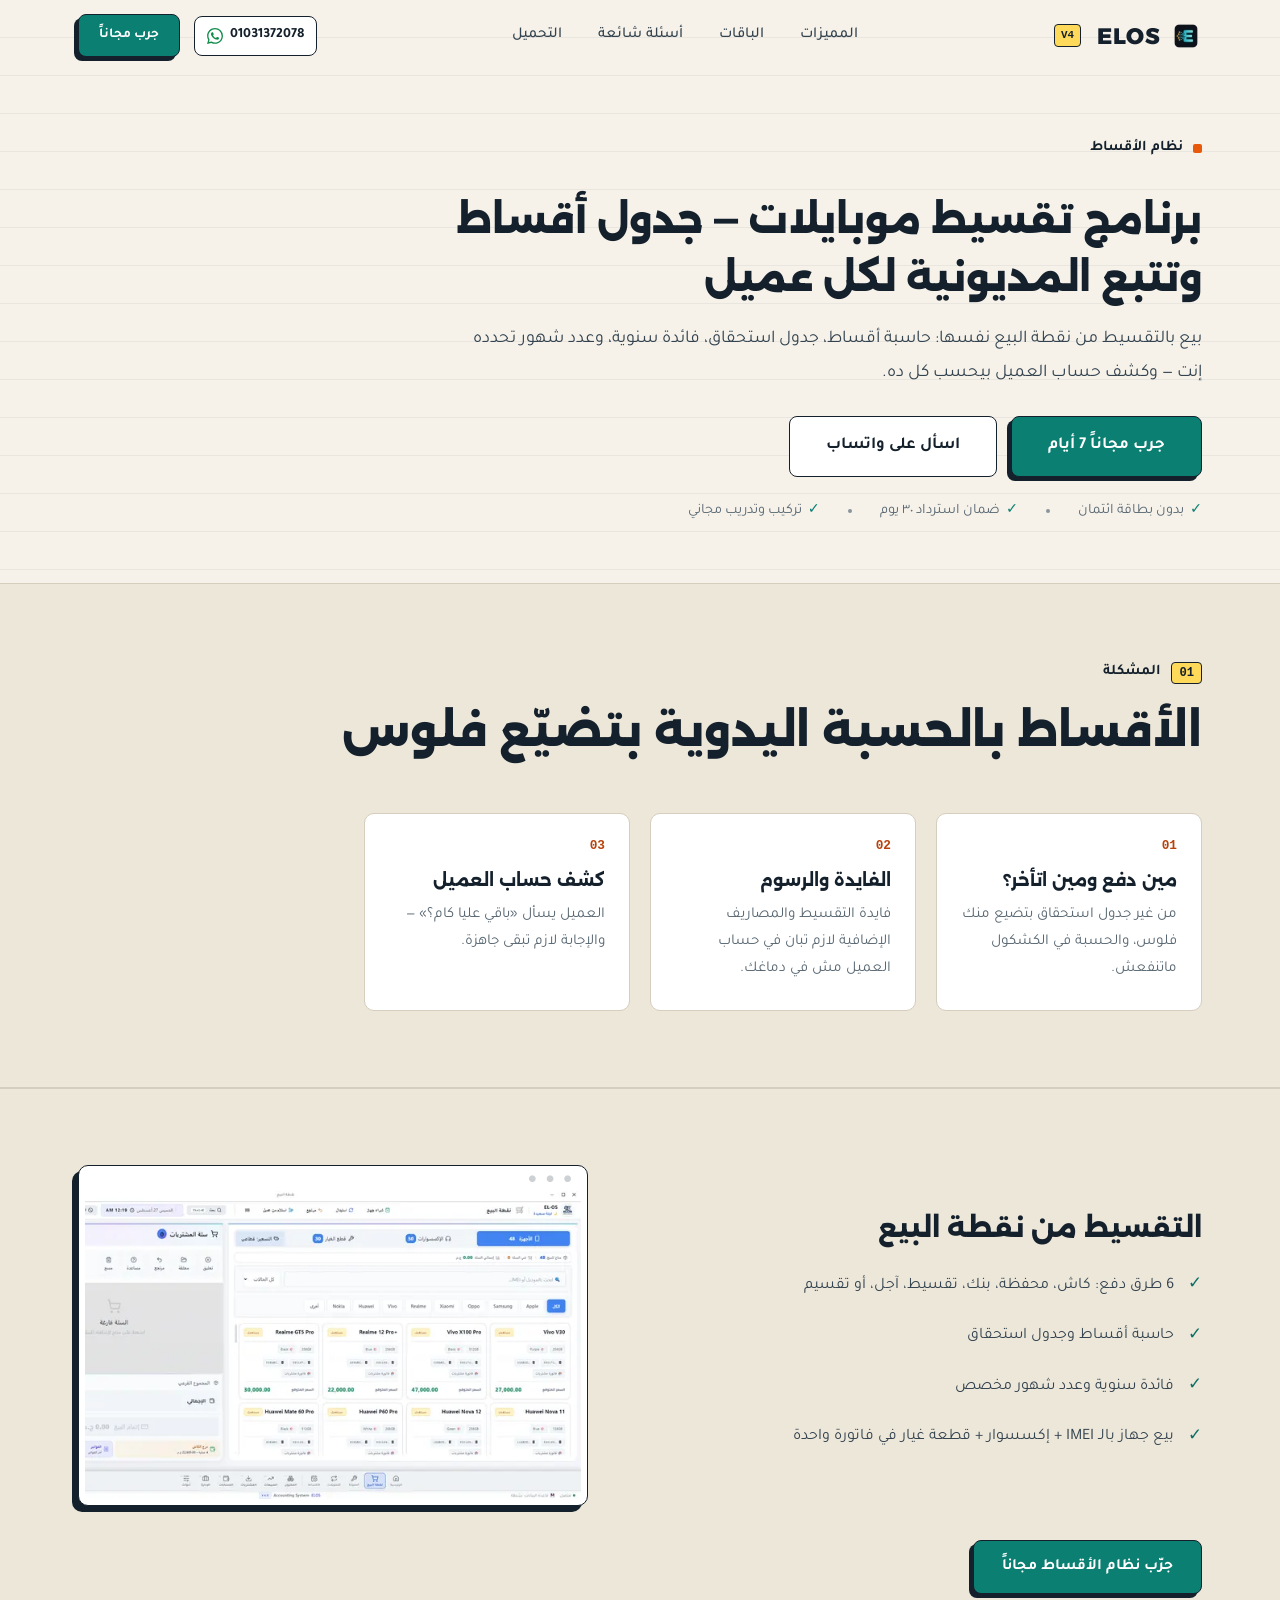
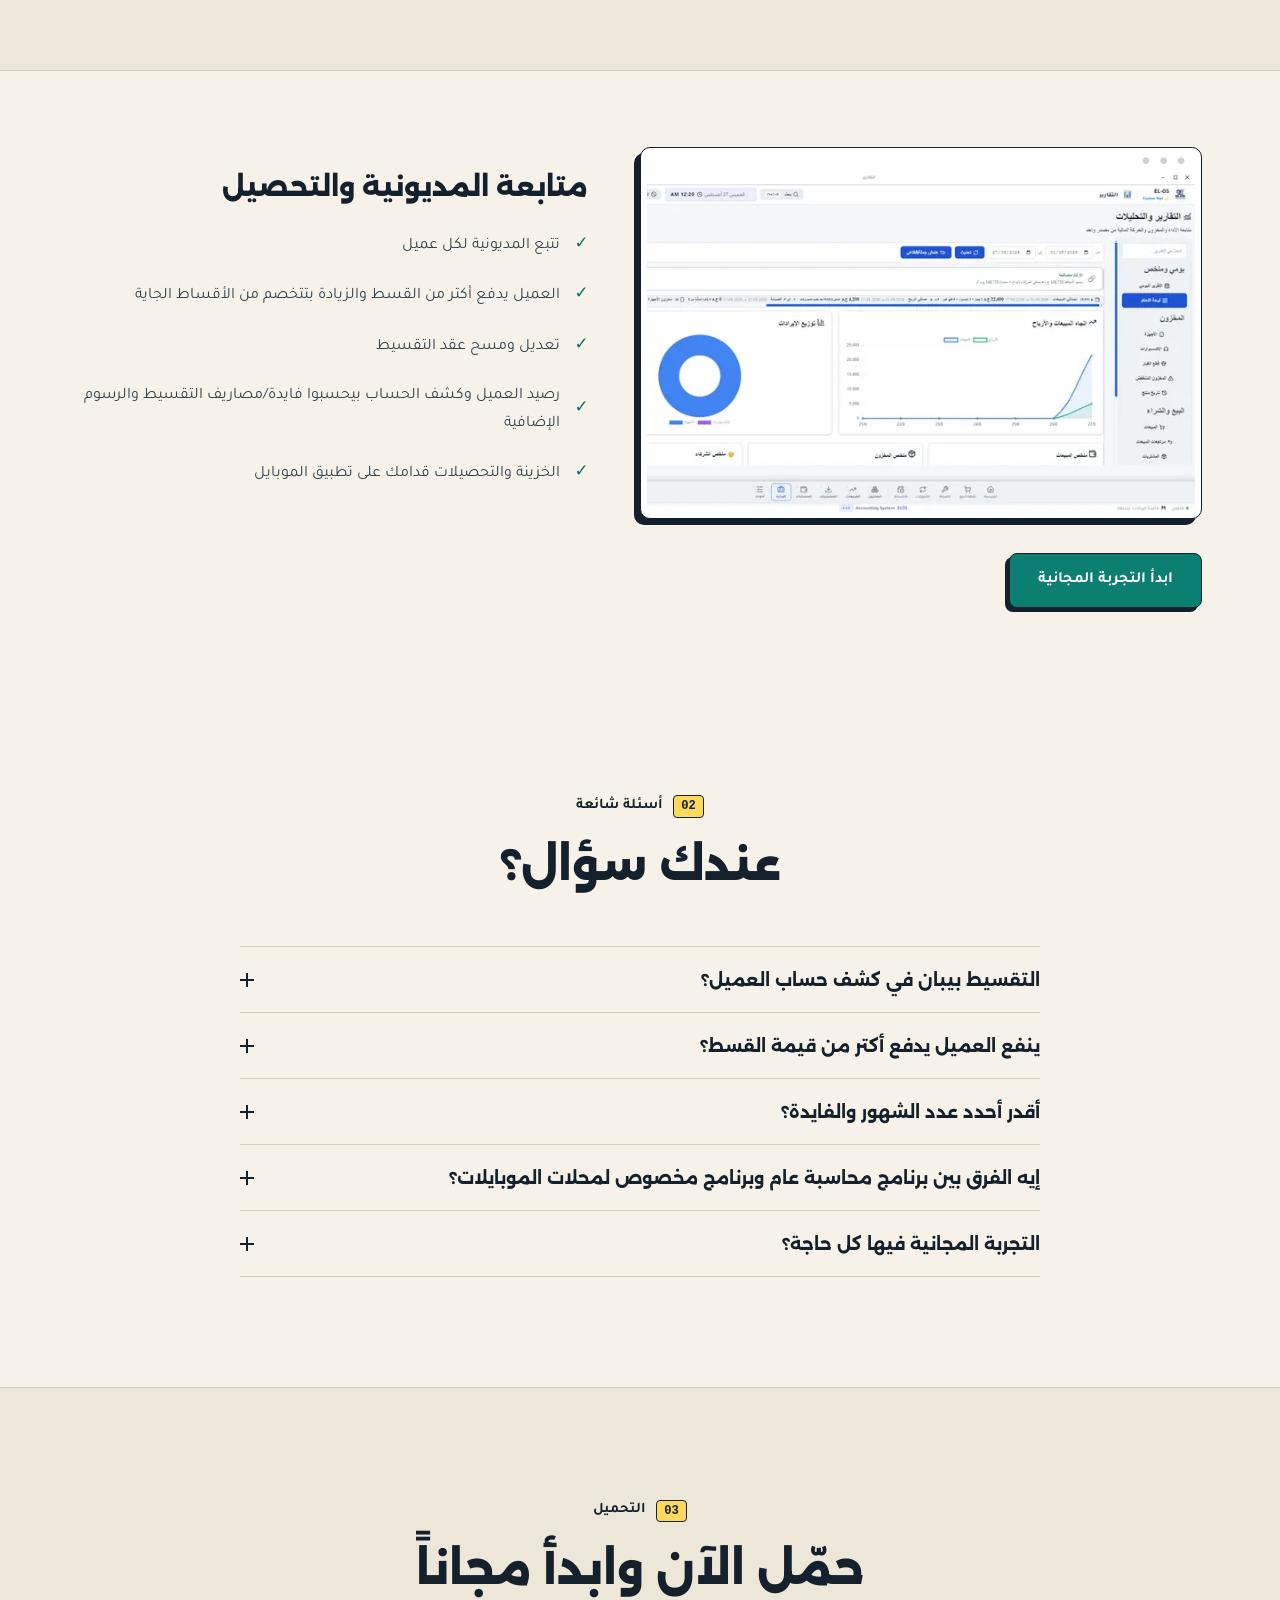
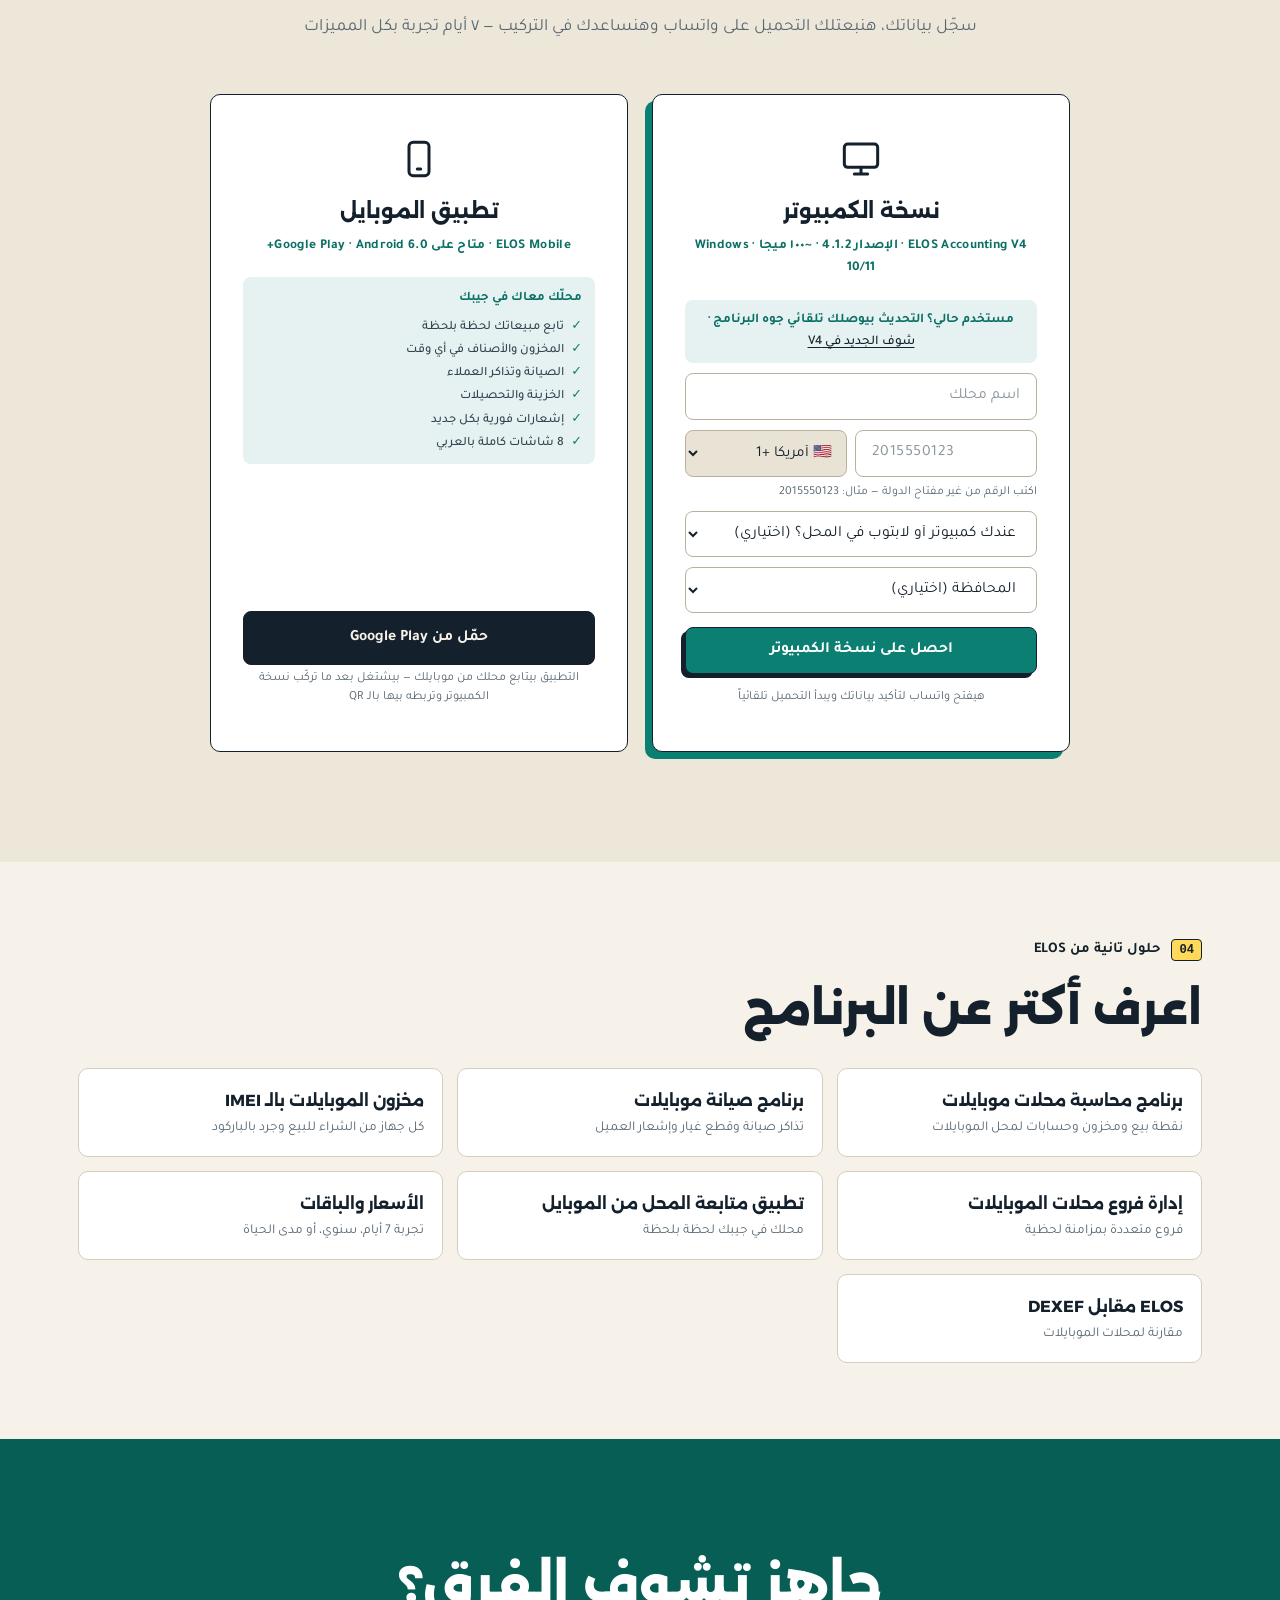
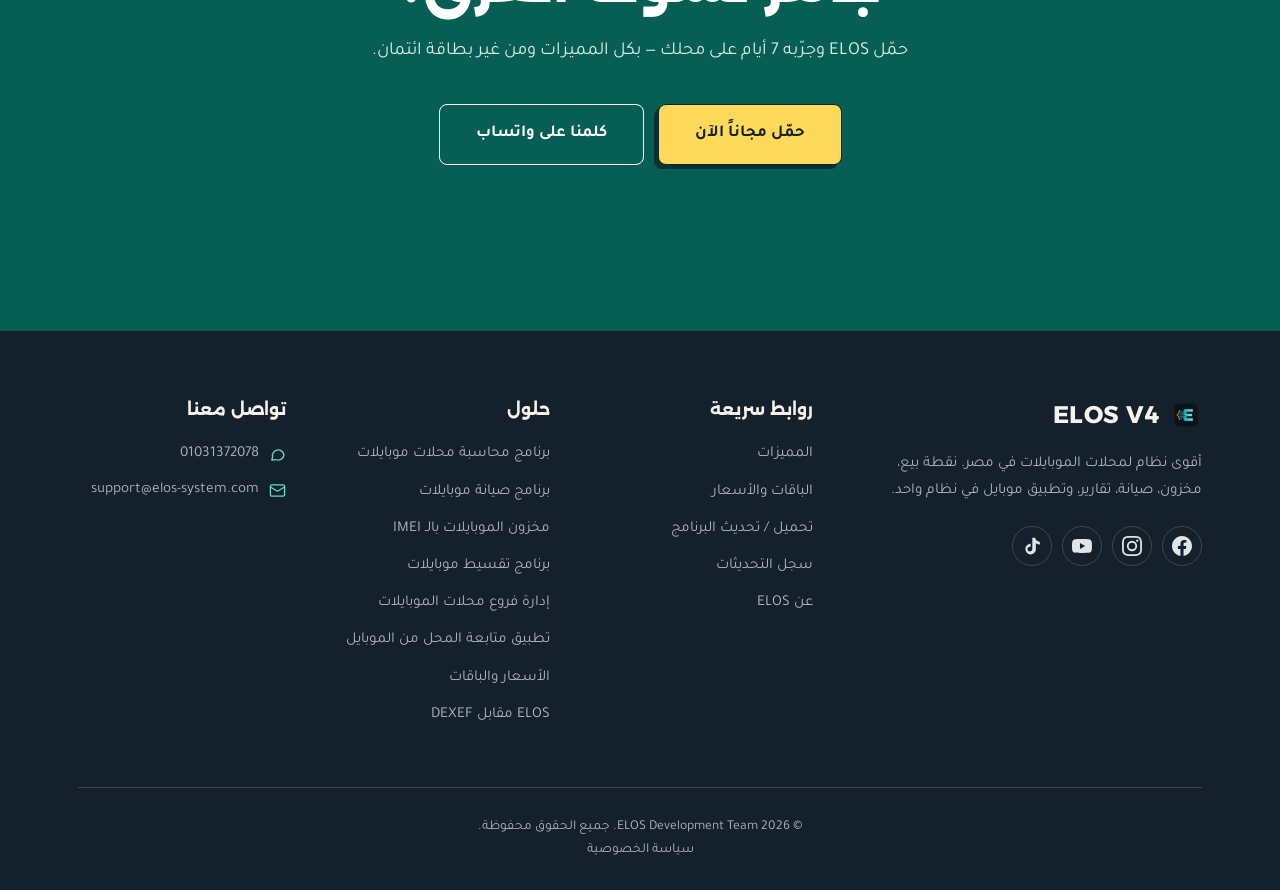
<file: برنامج-تقسيط-موبايلات/index.html>
<!DOCTYPE html>
<html lang="ar" dir="rtl">
<head>
  <meta charset="UTF-8">
  <meta name="viewport" content="width=device-width, initial-scale=1.0">
  <title>برنامج تقسيط موبايلات — ELOS | جدول أقساط وتتبع المديونية</title>
  <meta name="description" content="برنامج تقسيط لمحلات الموبايلات: بيع بالتقسيط من نقطة البيع، حاسبة أقساط وجدول استحقاق، فائدة سنوية وعدد شهور مخصص، وكشف حساب العميل بالفايدة والرسوم. جرّب ELOS 7 أيام مجاناً.">
  <meta name="theme-color" content="#f6f2ea">
  <link rel="canonical" href="https://elos-system.com/برنامج-تقسيط-موبايلات/">
  <meta property="og:title" content="برنامج تقسيط موبايلات — ELOS | جدول أقساط وتتبع المديونية">
  <meta property="og:description" content="برنامج تقسيط لمحلات الموبايلات: بيع بالتقسيط من نقطة البيع، حاسبة أقساط وجدول استحقاق، فائدة سنوية وعدد شهور مخصص، وكشف حساب العميل بالفايدة والرسوم. جرّب ELOS 7 أيام مجاناً.">
  <meta property="og:image" content="https://elos-system.com/assets/og-cover.jpg?v=2">
  <meta property="og:image:width" content="1200">
  <meta property="og:image:height" content="630">
  <meta property="og:type" content="website">
  <meta property="og:url" content="https://elos-system.com/برنامج-تقسيط-موبايلات/">
  <meta property="og:site_name" content="ELOS">
  <meta property="og:locale" content="ar_EG">
  <meta name="twitter:card" content="summary_large_image">
  <meta name="twitter:title" content="برنامج تقسيط موبايلات — ELOS | جدول أقساط وتتبع المديونية">
  <meta name="twitter:description" content="برنامج تقسيط لمحلات الموبايلات: بيع بالتقسيط من نقطة البيع، حاسبة أقساط وجدول استحقاق، فائدة سنوية وعدد شهور مخصص، وكشف حساب العميل بالفايدة والرسوم. جرّب ELOS 7 أيام مجاناً.">
  <meta name="twitter:image" content="https://elos-system.com/assets/og-cover.jpg?v=2">
  <link rel="icon" type="image/png" href="/assets/favicon.png">
  <link rel="apple-touch-icon" href="/assets/favicon.png">
  <link rel="preload" href="/fonts/tajawal-400-arabic.woff2" as="font" type="font/woff2" crossorigin>
  <link rel="preload" href="/fonts/alexandria-arabic.woff2" as="font" type="font/woff2" crossorigin>
  <link rel="stylesheet" href="/css/style.css">

  <!-- ════════ TRACKING ════════ -->
  <!-- Google Analytics 4 — property: elos-mobile / stream: Elos Website -->
  <script async src="https://www.googletagmanager.com/gtag/js?id=G-RLBB64DHQP"></script>
  <script>
    window.dataLayer = window.dataLayer || [];
    function gtag(){dataLayer.push(arguments);}
    gtag('js', new Date());
    gtag('config', 'G-RLBB64DHQP', { 'send_page_view': true });
  </script>

  <!-- Meta Pixel — dataset: Elos ads (under ELOS ADS account) -->
  <script>
    !function(f,b,e,v,n,t,s){if(f.fbq)return;n=f.fbq=function(){n.callMethod?
    n.callMethod.apply(n,arguments):n.queue.push(arguments)};if(!f._fbq)f._fbq=n;
    n.push=n;n.loaded=!0;n.version='2.0';n.queue=[];t=b.createElement(e);t.async=!0;
    t.src=v;s=b.getElementsByTagName(e)[0];s.parentNode.insertBefore(t,s)}(window,
    document,'script','https://connect.facebook.net/en_US/fbevents.js');
    fbq('init', '2504885989955815');
    fbq('init', '2896945414015167');
    fbq('track', 'PageView');
  </script>
  <noscript><img height="1" width="1" style="display:none"
    src="https://www.facebook.com/tr?id=2504885989955815&ev=PageView&noscript=1"/></noscript>
  <noscript><img height="1" width="1" style="display:none"
    src="https://www.facebook.com/tr?id=2896945414015167&ev=PageView&noscript=1"/></noscript>
  <!-- ════════ /TRACKING ════════ -->
  <script type="application/ld+json">
{
  "@context": "https://schema.org",
  "@type": "SoftwareApplication",
  "name": "ELOS Accounting V4",
  "operatingSystem": "Windows 10, Windows 11, macOS 10.15+, Android 6.0+",
  "applicationCategory": "BusinessApplication",
  "applicationSubCategory": "برنامج محاسبة ونقطة بيع لمحلات الموبايلات",
  "description": "برنامج تقسيط لمحلات الموبايلات: بيع بالتقسيط من نقطة البيع، حاسبة أقساط وجدول استحقاق، فائدة سنوية وعدد شهور مخصص، وكشف حساب العميل بالفايدة والرسوم. جرّب ELOS 7 أيام مجاناً.",
  "url": "https://elos-system.com/برنامج-تقسيط-موبايلات/",
  "image": "https://elos-system.com/assets/og-cover.jpg?v=2",
  "inLanguage": "ar",
  "offers": [
    {
      "@type": "Offer",
      "price": "0",
      "priceCurrency": "EGP",
      "name": "تجربة مجانية 7 أيام"
    },
    {
      "@type": "Offer",
      "price": "2600",
      "priceCurrency": "EGP",
      "name": "اشتراك سنوي"
    },
    {
      "@type": "Offer",
      "price": "4000",
      "priceCurrency": "EGP",
      "name": "مدى الحياة"
    }
  ],
  "publisher": {
    "@type": "Organization",
    "name": "ELOS",
    "url": "https://elos-system.com/"
  }
}
  </script>
  <script type="application/ld+json">
{
  "@context": "https://schema.org",
  "@type": "FAQPage",
  "mainEntity": [
    {
      "@type": "Question",
      "name": "التقسيط بيبان في كشف حساب العميل؟",
      "acceptedAnswer": {
        "@type": "Answer",
        "text": "أيوه — رصيد العميل وكشف الحساب بيحسبوا فايدة/مصاريف التقسيط والرسوم الإضافية زي نقطة البيع بالظبط."
      }
    },
    {
      "@type": "Question",
      "name": "ينفع العميل يدفع أكتر من قيمة القسط؟",
      "acceptedAnswer": {
        "@type": "Answer",
        "text": "أيوه، والزيادة بتتخصم من الأقساط الجاية."
      }
    },
    {
      "@type": "Question",
      "name": "أقدر أحدد عدد الشهور والفايدة؟",
      "acceptedAnswer": {
        "@type": "Answer",
        "text": "أيوه — فائدة سنوية وعدد شهور مخصص، وحاسبة الأقساط بتطلعلك جدول الاستحقاق."
      }
    },
    {
      "@type": "Question",
      "name": "إيه الفرق بين برنامج محاسبة عام وبرنامج مخصوص لمحلات الموبايلات؟",
      "acceptedAnswer": {
        "@type": "Answer",
        "text": "البرنامج العام بيتعامل مع «صنف وكمية». محل الموبايلات بيبيع أجهزة كل واحد ليه IMEI ولون وذاكرة وحالة (جديد/مستعمل)، وبيصلّح، وبيبيع بالتقسيط. ELOS مبني على ده من الأول: كل جهاز بيتتبع بالـ IMEI من الشراء للبيع، والصيانة والأقساط جزء من النظام مش إضافة."
      }
    },
    {
      "@type": "Question",
      "name": "التجربة المجانية فيها كل حاجة؟",
      "acceptedAnswer": {
        "@type": "Answer",
        "text": "أيوا، 7 أيام بكل المميزات بدون بطاقة ائتمان. وبنركّب معاك ونعلّم الموظفين مجاناً، ولو عندك بيانات في برنامج قديم بننقلها لك."
      }
    }
  ]
}
  </script>
</head>
<body>
  <div class="mobile-overlay"></div>
  <nav class="navbar scrolled">
    <div class="container">
      <a href="/" class="nav-logo"><img src="/assets/logo-64.webp" alt="ELOS" class="nav-logo-icon" width="32" height="32"> ELOS <span>V4</span></a>
      <ul class="nav-links">
        <li><a href="/#features">المميزات</a></li>
        <li><a href="/الأسعار/">الباقات</a></li>
        <li><a href="#faq">أسئلة شائعة</a></li>
        <li><a href="#download">التحميل</a></li>
      </ul>
      <div class="nav-actions">
        <a href="https://wa.me/201031372078?text=%D9%85%D8%B1%D8%AD%D8%A8%D8%A7%D9%8B%D8%8C%20%D8%A3%D9%86%D8%A7%20%D8%B9%D9%84%D9%89%20%D8%B5%D9%81%D8%AD%D8%A9%20%D9%86%D8%B8%D8%A7%D9%85%20%D8%A7%D9%84%D8%A3%D9%82%D8%B3%D8%A7%D8%B7%20%D9%88%D8%B9%D9%86%D8%AF%D9%8A%20%D8%B3%D8%A4%D8%A7%D9%84%20%D8%B9%D9%86%20ELOS" data-wa-msg="مرحباً، أنا على صفحة نظام الأقساط وعندي سؤال عن ELOS" target="_blank" rel="noopener noreferrer" class="nav-phone" data-track="nav-whatsapp" aria-label="واتساب">
          <svg viewBox="0 0 24 24" width="16" height="16" fill="currentColor"><path d="M17.472 14.382c-.297-.149-1.758-.867-2.03-.967-.273-.099-.471-.148-.67.15-.197.297-.767.966-.94 1.164-.173.199-.347.223-.644.075-.297-.15-1.255-.463-2.39-1.475-.883-.788-1.48-1.761-1.653-2.059-.173-.297-.018-.458.13-.606.134-.133.298-.347.446-.52.149-.174.198-.298.298-.497.099-.198.05-.371-.025-.52-.075-.149-.669-1.612-.916-2.207-.242-.579-.487-.5-.669-.51-.173-.008-.371-.01-.57-.01-.198 0-.52.074-.792.372-.272.297-1.04 1.016-1.04 2.479 0 1.462 1.065 2.875 1.213 3.074.149.198 2.096 3.2 5.077 4.487.709.306 1.262.489 1.694.625.712.227 1.36.195 1.871.118.571-.085 1.758-.719 2.006-1.413.248-.694.248-1.289.173-1.413-.074-.124-.272-.198-.57-.347m-5.421 7.403h-.004a9.87 9.87 0 01-5.031-1.378l-.361-.214-3.741.982.998-3.648-.235-.374a9.86 9.86 0 01-1.51-5.26c.001-5.45 4.436-9.884 9.888-9.884 2.64 0 5.122 1.03 6.988 2.898a9.825 9.825 0 012.893 6.994c-.003 5.45-4.437 9.884-9.885 9.884m8.413-18.297A11.815 11.815 0 0012.05 0C5.495 0 .16 5.335.157 11.892c0 2.096.547 4.142 1.588 5.945L.057 24l6.305-1.654a11.882 11.882 0 005.683 1.448h.005c6.554 0 11.89-5.335 11.893-11.893a11.821 11.821 0 00-3.48-8.413z"/></svg>
          <span>01031372078</span>
        </a>
        <a href="#download" class="btn btn-primary btn-sm nav-cta" data-track="nav-cta">جرب مجاناً</a>
      </div>
      <button class="menu-toggle" aria-label="القائمة"><span></span><span></span><span></span></button>
    </div>
  </nav>

  <section class="lp-hero hero">
    <div class="container">
      <span class="section-badge">نظام الأقساط</span>
      <h1>برنامج تقسيط موبايلات — جدول أقساط وتتبع المديونية لكل عميل</h1>
      <p class="lp-sub">بيع بالتقسيط من نقطة البيع نفسها: حاسبة أقساط، جدول استحقاق، فائدة سنوية، وعدد شهور تحدده إنت — وكشف حساب العميل بيحسب كل ده.</p>
      <div class="hero-buttons">
        <a href="#download" class="btn btn-primary btn-lg" data-track="fp-install-hero-cta">جرب مجاناً 7 أيام</a>
        <a href="https://wa.me/201031372078?text=%D9%85%D8%B1%D8%AD%D8%A8%D8%A7%D9%8B%D8%8C%20%D8%A3%D9%86%D8%A7%20%D8%B9%D9%84%D9%89%20%D8%B5%D9%81%D8%AD%D8%A9%20%D9%86%D8%B8%D8%A7%D9%85%20%D8%A7%D9%84%D8%A3%D9%82%D8%B3%D8%A7%D8%B7%20%D9%88%D8%B9%D9%86%D8%AF%D9%8A%20%D8%B3%D8%A4%D8%A7%D9%84%20%D8%B9%D9%86%20ELOS" data-wa-msg="مرحباً، أنا على صفحة نظام الأقساط وعندي سؤال عن ELOS" target="_blank" rel="noopener noreferrer" class="btn btn-ghost btn-lg" data-track="fp-install-hero-whatsapp">اسأل على واتساب</a>
      </div>
      <div class="hero-trust">
        <span><span class="check">✓</span> بدون بطاقة ائتمان</span><span class="dot"></span>
        <span><span class="check">✓</span> ضمان استرداد ٣٠ يوم</span><span class="dot"></span>
        <span><span class="check">✓</span> تركيب وتدريب مجاني</span>
      </div>
    </div>
  </section>

  <section class="problems lp-section">
    <div class="container">
      <div class="section-header fade-up">
        <span class="section-badge">المشكلة</span>
        <h2>الأقساط بالحسبة اليدوية بتضيّع فلوس</h2>
      </div>
      <div class="problems-grid stagger-children">
        <div class="problem-card fade-up">
          <h3>مين دفع ومين اتأخر؟</h3>
          <p>من غير جدول استحقاق بتضيع منك فلوس، والحسبة في الكشكول ماتنفعش.</p>
        </div>
        <div class="problem-card fade-up">
          <h3>الفايدة والرسوم</h3>
          <p>فايدة التقسيط والمصاريف الإضافية لازم تبان في حساب العميل مش في دماغك.</p>
        </div>
        <div class="problem-card fade-up">
          <h3>كشف حساب العميل</h3>
          <p>العميل يسأل «باقي عليا كام؟» — والإجابة لازم تبقى جاهزة.</p>
        </div>
      </div>
    </div>
  </section>

  <section class="lp-section lp-section--alt">
    <div class="container">
      <div class="lp-two fade-up">
        <div>
          <h2>التقسيط من نقطة البيع</h2>
          <ul class="app-features-list"><li><span class="check-icon">✓</span> 6 طرق دفع: كاش، محفظة، بنك، تقسيط، آجل، أو تقسيم</li><li><span class="check-icon">✓</span> حاسبة أقساط وجدول استحقاق</li><li><span class="check-icon">✓</span> فائدة سنوية وعدد شهور مخصص</li><li><span class="check-icon">✓</span> بيع جهاز بالـ IMEI + إكسسوار + قطعة غيار في فاتورة واحدة</li></ul>
        </div>
        <div><div class="desktop-gallery-frame"><picture><source media="(max-width: 768px)" srcset="/assets/screenshots/desktop/desktop-pos-m.webp" type="image/webp"><source srcset="/assets/screenshots/desktop/desktop-pos.webp" type="image/webp"><img width="1919" height="1028" loading="lazy" decoding="async" src="/assets/screenshots/desktop/desktop-pos.png" alt="شاشة نقطة البيع في ELOS — التقسيط واحد من طرق الدفع"></picture></div></div>
      </div>
      <div class="section-cta"><a href="#download" class="btn btn-primary" data-track="fp-install-cta-pos">جرّب نظام الأقساط مجاناً</a></div>
    </div>
  </section>

  <section class="lp-section">
    <div class="container">
      <div class="lp-two fade-up">
        <div><div class="desktop-gallery-frame"><picture><source media="(max-width: 768px)" srcset="/assets/screenshots/desktop/desktop-reports-m.webp" type="image/webp"><source srcset="/assets/screenshots/desktop/desktop-reports.webp" type="image/webp"><img width="1919" height="1028" loading="lazy" decoding="async" src="/assets/screenshots/desktop/desktop-reports.png" alt="شاشة التقارير اليومية في ELOS"></picture></div></div>
        <div>
          <h2>متابعة المديونية والتحصيل</h2>
          <ul class="app-features-list"><li><span class="check-icon">✓</span> تتبع المديونية لكل عميل</li><li><span class="check-icon">✓</span> العميل يدفع أكتر من القسط والزيادة بتتخصم من الأقساط الجاية</li><li><span class="check-icon">✓</span> تعديل ومسح عقد التقسيط</li><li><span class="check-icon">✓</span> رصيد العميل وكشف الحساب بيحسبوا فايدة/مصاريف التقسيط والرسوم الإضافية</li><li><span class="check-icon">✓</span> الخزينة والتحصيلات قدامك على تطبيق الموبايل</li></ul>
        </div>
      </div>
      <div class="section-cta"><a href="#download" class="btn btn-primary" data-track="fp-install-cta-debt">ابدأ التجربة المجانية</a></div>
    </div>
  </section>

  <section class="faq" id="faq">
    <div class="container">
      <div class="section-header fade-up">
        <span class="section-badge">أسئلة شائعة</span>
        <h2>عندك سؤال؟</h2>
      </div>
      <div class="faq-list fade-up">
        <div class="faq-item">
          <button class="faq-question">التقسيط بيبان في كشف حساب العميل؟<span class="faq-arrow">▼</span></button>
          <div class="faq-answer"><p>أيوه — رصيد العميل وكشف الحساب بيحسبوا فايدة/مصاريف التقسيط والرسوم الإضافية زي نقطة البيع بالظبط.</p></div>
        </div>
        <div class="faq-item">
          <button class="faq-question">ينفع العميل يدفع أكتر من قيمة القسط؟<span class="faq-arrow">▼</span></button>
          <div class="faq-answer"><p>أيوه، والزيادة بتتخصم من الأقساط الجاية.</p></div>
        </div>
        <div class="faq-item">
          <button class="faq-question">أقدر أحدد عدد الشهور والفايدة؟<span class="faq-arrow">▼</span></button>
          <div class="faq-answer"><p>أيوه — فائدة سنوية وعدد شهور مخصص، وحاسبة الأقساط بتطلعلك جدول الاستحقاق.</p></div>
        </div>
        <div class="faq-item">
          <button class="faq-question">إيه الفرق بين برنامج محاسبة عام وبرنامج مخصوص لمحلات الموبايلات؟<span class="faq-arrow">▼</span></button>
          <div class="faq-answer"><p>البرنامج العام بيتعامل مع «صنف وكمية». محل الموبايلات بيبيع أجهزة كل واحد ليه IMEI ولون وذاكرة وحالة (جديد/مستعمل)، وبيصلّح، وبيبيع بالتقسيط. ELOS مبني على ده من الأول: كل جهاز بيتتبع بالـ IMEI من الشراء للبيع، والصيانة والأقساط جزء من النظام مش إضافة.</p></div>
        </div>
        <div class="faq-item">
          <button class="faq-question">التجربة المجانية فيها كل حاجة؟<span class="faq-arrow">▼</span></button>
          <div class="faq-answer"><p>أيوا، 7 أيام بكل المميزات بدون بطاقة ائتمان. وبنركّب معاك ونعلّم الموظفين مجاناً، ولو عندك بيانات في برنامج قديم بننقلها لك.</p></div>
        </div>
      </div>
    </div>
  </section>
  <section class="download" id="download">
    <div class="container">
      <div class="section-header fade-up">
        <span class="section-badge">التحميل</span>
        <h2>حمّل الآن وابدأ مجاناً</h2>
        <p>سجّل بياناتك، هنبعتلك التحميل على واتساب وهنساعدك في التركيب — ٧ أيام تجربة بكل المميزات</p>
      </div>
      <div class="download-grid">

        <!-- Desktop Lead Form -->
        <div class="download-card download-card--desktop fade-up">
          <span class="download-icon"><svg viewBox="0 0 24 24" fill="none" stroke="currentColor" stroke-width="1.8" stroke-linecap="round" stroke-linejoin="round" aria-hidden="true"><rect x="2" y="3" width="20" height="14" rx="2"/><path d="M8 21h8M12 17v4"/></svg></span>
          <h3>نسخة الكمبيوتر</h3>
          <div class="download-version">ELOS Accounting V4 · الإصدار <span data-app-version>4.0</span> · ~١٠٠ ميجا · Windows 10/11</div>
          <div class="download-changelog download-changelog--compact">
            <small>مستخدم حالي؟ التحديث بيوصلك تلقائي جوه البرنامج · <a href="/#whatsnew" data-track="download-whatsnew">شوف الجديد في V4</a></small>
          </div>
          <form data-lead-form data-platform="desktop"
                data-download-url="https://elos-downloads.ossama3abss.workers.dev/latest/windows"
                class="lead-form">
            <div class="lead-fields">
              <input type="text" name="shop_name" placeholder="اسم محلك" required autocomplete="organization" aria-label="اسم محلك">
              <div class="phone-field">
                <select name="cc" class="cc-select" aria-label="مفتاح الدولة" title="مفتاح الدولة">
                  <option value="EG">🇪🇬 مصر +20</option>
                </select>
                <input type="tel" name="phone" placeholder="01012345678" required inputmode="tel" autocomplete="tel-national" aria-label="رقم واتساب" maxlength="20">
              </div>
              <small class="phone-hint">اكتب الرقم من غير مفتاح الدولة — مثال: 01012345678</small>
              <select name="has_pc" class="lead-select" aria-label="عندك كمبيوتر أو لابتوب في المحل؟">
                <option value="">عندك كمبيوتر أو لابتوب في المحل؟ (اختياري)</option>
                <option value="yes">أيوه عندي</option>
                <option value="no">لسه — هجيب</option>
              </select>
              <select name="gov" class="lead-select" aria-label="المحافظة">
                <option value="">المحافظة (اختياري)</option>
                <option>القاهرة</option>
                <option>الجيزة</option>
                <option>الإسكندرية</option>
                <option>القليوبية</option>
                <option>الدقهلية</option>
                <option>الشرقية</option>
                <option>الغربية</option>
                <option>المنوفية</option>
                <option>البحيرة</option>
                <option>كفر الشيخ</option>
                <option>دمياط</option>
                <option>بورسعيد</option>
                <option>الإسماعيلية</option>
                <option>السويس</option>
                <option>الفيوم</option>
                <option>بني سويف</option>
                <option>المنيا</option>
                <option>أسيوط</option>
                <option>سوهاج</option>
                <option>قنا</option>
                <option>الأقصر</option>
                <option>أسوان</option>
                <option>البحر الأحمر</option>
                <option>الوادي الجديد</option>
                <option>مطروح</option>
                <option>شمال سيناء</option>
                <option>جنوب سيناء</option>
                <option>خارج مصر</option>
              </select>
              <input type="text" name="website" class="hp-field" tabindex="-1" autocomplete="off" aria-hidden="true">
              <small class="lead-error" role="alert" hidden></small>
              <button type="submit" class="btn btn-primary" data-track="lead-desktop">احصل على نسخة الكمبيوتر</button>
              <small class="lead-note">هيفتح واتساب لتأكيد بياناتك ويبدأ التحميل تلقائياً</small>
            </div>
            <div class="lead-success" style="display:none;">
              <div class="lead-success-icon">✓</div>
              <h4>تمام! بدأ التحميل</h4>
              <p>هنرد عليك على واتساب خلال دقايق لمساعدتك في التركيب.</p>
            </div>
          </form>
        </div>

        <!-- Mobile App — Direct to Google Play -->
        <div class="download-card download-card--mobile fade-up">
          <span class="download-icon"><svg viewBox="0 0 24 24" fill="none" stroke="currentColor" stroke-width="1.8" stroke-linecap="round" stroke-linejoin="round" aria-hidden="true"><rect x="6" y="2" width="12" height="20" rx="2.5"/><path d="M11 18h2"/></svg></span>
          <h3>تطبيق الموبايل</h3>
          <div class="download-version">ELOS Mobile · متاح على Google Play · Android 6.0+</div>
          <div class="download-changelog">
            <span class="changelog-title">محلّك معاك في جيبك</span>
            <ul>
              <li>تابع مبيعاتك لحظة بلحظة</li>
              <li>المخزون والأصناف في أي وقت</li>
              <li>الصيانة وتذاكر العملاء</li>
              <li>الخزينة والتحصيلات</li>
              <li>إشعارات فورية بكل جديد</li>
              <li>8 شاشات كاملة بالعربي</li>
            </ul>
          </div>
          <a href="https://play.google.com/store/apps/details?id=com.elos.accounting"
             target="_blank" rel="noopener"
             class="btn btn-green"
             data-track="play-store-mobile">حمّل من Google Play</a>
          <small class="lead-note">التطبيق بيتابع محلك من موبايلك — بيشتغل بعد ما تركّب نسخة الكمبيوتر وتربطه بيها بالـ QR</small>
        </div>

      </div>
    </div>
  </section>
  <section class="lp-section lp-related">
    <div class="container">
      <div class="section-header"><span class="section-badge">حلول تانية من ELOS</span><h2>اعرف أكتر عن البرنامج</h2></div>
      <div class="lp-related-grid">
        <a class="lp-related-card" href="/برنامج-محاسبة-محلات-موبايلات/"><b>برنامج محاسبة محلات موبايلات</b><span>نقطة بيع ومخزون وحسابات لمحل الموبايلات</span></a>
        <a class="lp-related-card" href="/برنامج-صيانة-موبايلات/"><b>برنامج صيانة موبايلات</b><span>تذاكر صيانة وقطع غيار وإشعار العميل</span></a>
        <a class="lp-related-card" href="/برنامج-مخازن-موبايلات-IMEI/"><b>مخزون الموبايلات بالـ IMEI</b><span>كل جهاز من الشراء للبيع وجرد بالباركود</span></a>
        <a class="lp-related-card" href="/برنامج-فروع-محلات-موبايلات/"><b>إدارة فروع محلات الموبايلات</b><span>فروع متعددة بمزامنة لحظية</span></a>
        <a class="lp-related-card" href="/تطبيق-متابعة-محل-الموبايلات/"><b>تطبيق متابعة المحل من الموبايل</b><span>محلك في جيبك لحظة بلحظة</span></a>
        <a class="lp-related-card" href="/الأسعار/"><b>الأسعار والباقات</b><span>تجربة 7 أيام، سنوي، أو مدى الحياة</span></a>
        <a class="lp-related-card" href="/elos-vs-dexef/"><b>ELOS مقابل DEXEF</b><span>مقارنة لمحلات الموبايلات</span></a>
      </div>
    </div>
  </section>

  <section class="final-cta">
    <div class="container fade-up">
      <h2>جاهز تشوف الفرق؟</h2>
      <p>حمّل ELOS وجرّبه 7 أيام على محلك — بكل المميزات ومن غير بطاقة ائتمان.</p>
      <div class="hero-buttons">
        <a href="#download" class="btn btn-primary btn-lg" data-track="fp-install-final-cta">حمّل مجاناً الآن</a>
        <a href="https://wa.me/201031372078?text=%D9%85%D8%B1%D8%AD%D8%A8%D8%A7%D9%8B%D8%8C%20%D8%A3%D9%86%D8%A7%20%D8%B9%D9%84%D9%89%20%D8%B5%D9%81%D8%AD%D8%A9%20%D9%86%D8%B8%D8%A7%D9%85%20%D8%A7%D9%84%D8%A3%D9%82%D8%B3%D8%A7%D8%B7%20%D9%88%D8%B9%D9%86%D8%AF%D9%8A%20%D8%B3%D8%A4%D8%A7%D9%84%20%D8%B9%D9%86%20ELOS" data-wa-msg="مرحباً، أنا على صفحة نظام الأقساط وعندي سؤال عن ELOS" target="_blank" rel="noopener noreferrer" class="btn btn-secondary btn-lg" data-track="fp-install-final-whatsapp">كلمنا على واتساب</a>
      </div>
    </div>
  </section>

  <footer class="footer">
    <div class="container">
      <div class="footer-grid">
        <div class="footer-brand">
          <div class="footer-logo">
            <img src="/assets/logo-64.webp" alt="ELOS" class="footer-logo-icon" width="32" height="32">
            ELOS V4
          </div>
          <p>أقوى نظام لمحلات الموبايلات في مصر. نقطة بيع، مخزون، صيانة، تقارير، وتطبيق موبايل في نظام واحد.</p>
          <div class="footer-social" aria-label="حسابات التواصل الاجتماعي">
            <a href="https://www.facebook.com/ElOsAccSystem/" target="_blank" rel="noopener" data-track="social-facebook" aria-label="فيسبوك">
              <svg viewBox="0 0 24 24" width="20" height="20" fill="currentColor"><path d="M24 12.073c0-6.627-5.373-12-12-12s-12 5.373-12 12c0 5.99 4.388 10.954 10.125 11.854v-8.385H7.078v-3.47h3.047V9.43c0-3.007 1.792-4.669 4.533-4.669 1.312 0 2.686.235 2.686.235v2.953H15.83c-1.491 0-1.956.925-1.956 1.874v2.25h3.328l-.532 3.47h-2.796v8.385C19.612 23.027 24 18.062 24 12.073z"/></svg>
            </a>
            <a href="https://www.instagram.com/elos_acc/" target="_blank" rel="noopener" data-track="social-instagram" aria-label="انستجرام">
              <svg viewBox="0 0 24 24" width="20" height="20" fill="currentColor"><path d="M12 2.163c3.204 0 3.584.012 4.85.07 3.252.148 4.771 1.691 4.919 4.919.058 1.265.069 1.645.069 4.849 0 3.205-.012 3.584-.069 4.849-.149 3.225-1.664 4.771-4.919 4.919-1.266.058-1.644.07-4.85.07-3.204 0-3.584-.012-4.849-.07-3.26-.149-4.771-1.699-4.919-4.92-.058-1.265-.07-1.644-.07-4.849 0-3.204.013-3.583.07-4.849.149-3.227 1.664-4.771 4.919-4.919 1.266-.057 1.645-.069 4.849-.069zM12 0C8.741 0 8.333.014 7.053.072 2.695.272.273 2.69.073 7.052.014 8.333 0 8.741 0 12c0 3.259.014 3.668.072 4.948.2 4.358 2.618 6.78 6.98 6.98C8.333 23.986 8.741 24 12 24c3.259 0 3.668-.014 4.948-.072 4.354-.2 6.782-2.618 6.979-6.98.059-1.28.073-1.689.073-4.948 0-3.259-.014-3.667-.072-4.947-.196-4.354-2.617-6.78-6.979-6.98C15.668.014 15.259 0 12 0zm0 5.838a6.162 6.162 0 100 12.324 6.162 6.162 0 000-12.324zM12 16a4 4 0 110-8 4 4 0 010 8zm6.406-11.845a1.44 1.44 0 100 2.881 1.44 1.44 0 000-2.881z"/></svg>
            </a>
            <a href="https://www.youtube.com/@ElOsAccSystem" target="_blank" rel="noopener" data-track="social-youtube" aria-label="يوتيوب">
              <svg viewBox="0 0 24 24" width="20" height="20" fill="currentColor"><path d="M23.498 6.186a3.016 3.016 0 0 0-2.122-2.136C19.505 3.545 12 3.545 12 3.545s-7.505 0-9.377.505A3.017 3.017 0 0 0 .502 6.186C0 8.07 0 12 0 12s0 3.93.502 5.814a3.016 3.016 0 0 0 2.122 2.136c1.871.505 9.376.505 9.376.505s7.505 0 9.377-.505a3.015 3.015 0 0 0 2.122-2.136C24 15.93 24 12 24 12s0-3.93-.502-5.814zM9.545 15.568V8.432L15.818 12l-6.273 3.568z"/></svg>
            </a>
            <a href="https://www.tiktok.com/@elos_accounting" target="_blank" rel="noopener" data-track="social-tiktok" aria-label="تيك توك">
              <svg viewBox="0 0 24 24" width="20" height="20" fill="currentColor"><path d="M19.59 6.69a4.83 4.83 0 0 1-3.77-4.25V2h-3.45v13.67a2.89 2.89 0 0 1-5.2 1.74 2.89 2.89 0 0 1 2.31-4.64 2.93 2.93 0 0 1 .88.13V9.4a6.84 6.84 0 0 0-1-.05A6.33 6.33 0 0 0 5.8 20.1a6.34 6.34 0 0 0 10.86-4.43v-7a8.16 8.16 0 0 0 4.77 1.52v-3.4a4.85 4.85 0 0 1-1.84-.1z"/></svg>
            </a>
          </div>
        </div>
        <div class="footer-col">
          <h4>روابط سريعة</h4>
          <ul>
            <li><a href="/#features">المميزات</a></li>
            <li><a href="/الأسعار/">الباقات والأسعار</a></li>
            <li><a href="/download">تحميل / تحديث البرنامج</a></li>
            <li><a href="/changelog.html">سجل التحديثات</a></li>
            <li><a href="/about.html">عن ELOS</a></li>
          </ul>
        </div>
        <div class="footer-col">
          <h4>حلول</h4>
          <ul>
            <li><a href="/برنامج-محاسبة-محلات-موبايلات/">برنامج محاسبة محلات موبايلات</a></li>
            <li><a href="/برنامج-صيانة-موبايلات/">برنامج صيانة موبايلات</a></li>
            <li><a href="/برنامج-مخازن-موبايلات-IMEI/">مخزون الموبايلات بالـ IMEI</a></li>
            <li><a href="/برنامج-تقسيط-موبايلات/">برنامج تقسيط موبايلات</a></li>
            <li><a href="/برنامج-فروع-محلات-موبايلات/">إدارة فروع محلات الموبايلات</a></li>
            <li><a href="/تطبيق-متابعة-محل-الموبايلات/">تطبيق متابعة المحل من الموبايل</a></li>
            <li><a href="/الأسعار/">الأسعار والباقات</a></li>
            <li><a href="/elos-vs-dexef/">ELOS مقابل DEXEF</a></li>
          </ul>
        </div>
        <div class="footer-col">
          <h4>تواصل معنا</h4>
          <ul class="footer-contact">
            <li><span class="contact-icon"><svg viewBox="0 0 24 24" fill="none" stroke="currentColor" stroke-width="1.8" stroke-linecap="round" stroke-linejoin="round" aria-hidden="true"><path d="M21 12a8 8 0 0 1-11.6 7.1L4 20l1-4.6A8 8 0 1 1 21 12z"/></svg></span><a href="https://wa.me/201031372078?text=%D9%85%D8%B1%D8%AD%D8%A8%D8%A7%D9%8B%D8%8C%20%D8%B9%D9%86%D8%AF%D9%8A%20%D8%B3%D8%A4%D8%A7%D9%84%20%D8%B9%D9%86%20%D8%A8%D8%B1%D9%86%D8%A7%D9%85%D8%AC%20ELOS" data-wa-msg="مرحباً، عندي سؤال عن برنامج ELOS" target="_blank" rel="noopener noreferrer" data-track="footer-whatsapp">01031372078</a></li>
            <li><span class="contact-icon"><svg viewBox="0 0 24 24" fill="none" stroke="currentColor" stroke-width="1.8" stroke-linecap="round" stroke-linejoin="round" aria-hidden="true"><rect x="2" y="4" width="20" height="16" rx="2"/><path d="m22 7-10 6L2 7"/></svg></span><a href="mailto:support@elos-system.com">support@elos-system.com</a></li>
          </ul>
        </div>
      </div>
      <div class="footer-bottom">
        <p>&copy; 2026 ELOS Development Team. جميع الحقوق محفوظة.</p>
        <p><a href="/privacy.html">سياسة الخصوصية</a></p>
      </div>
    </div>
  </footer>

  <div class="lightbox" aria-hidden="true" role="dialog" aria-label="صورة مكبّرة">
    <button class="lightbox-close" aria-label="إغلاق">×</button>
    <div class="lightbox-stage"><div class="lightbox-spinner"></div><img alt=""></div>
    <div class="lightbox-caption"></div>
  </div>

  <div class="sticky-cta" data-sticky-cta>
    <a href="#download" class="btn btn-primary" data-track="fp-install-sticky-cta">جرّب ELOS مجاناً 7 أيام</a>
  </div>

  <div class="cookie-notice" id="cookieNotice" hidden>
    <p>بنستخدم كوكيز لتحليل استخدام الموقع. <a href="/privacy.html">اعرف أكتر</a></p>
    <button class="btn btn-primary btn-sm" id="cookieAccept">تمام</button>
  </div>

  <script src="/js/main.js"></script>
</body>
</html>
</file>
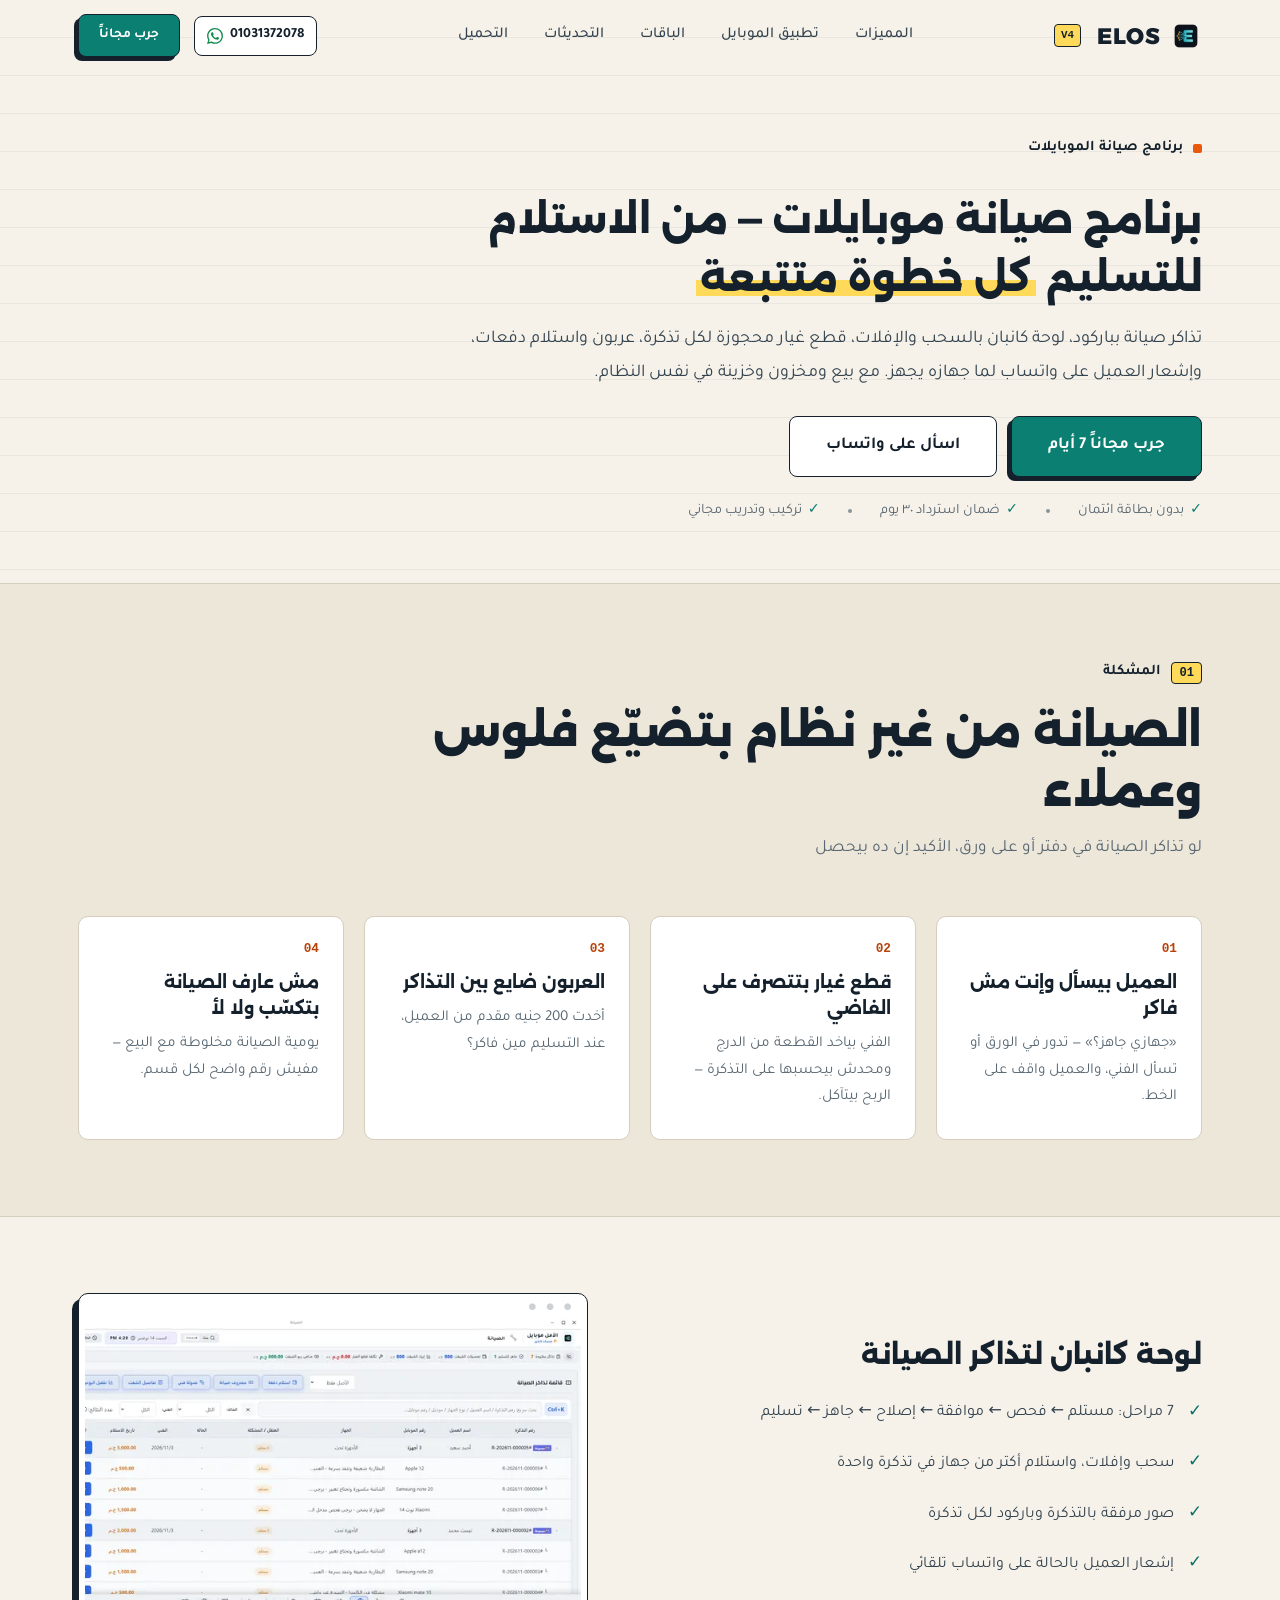
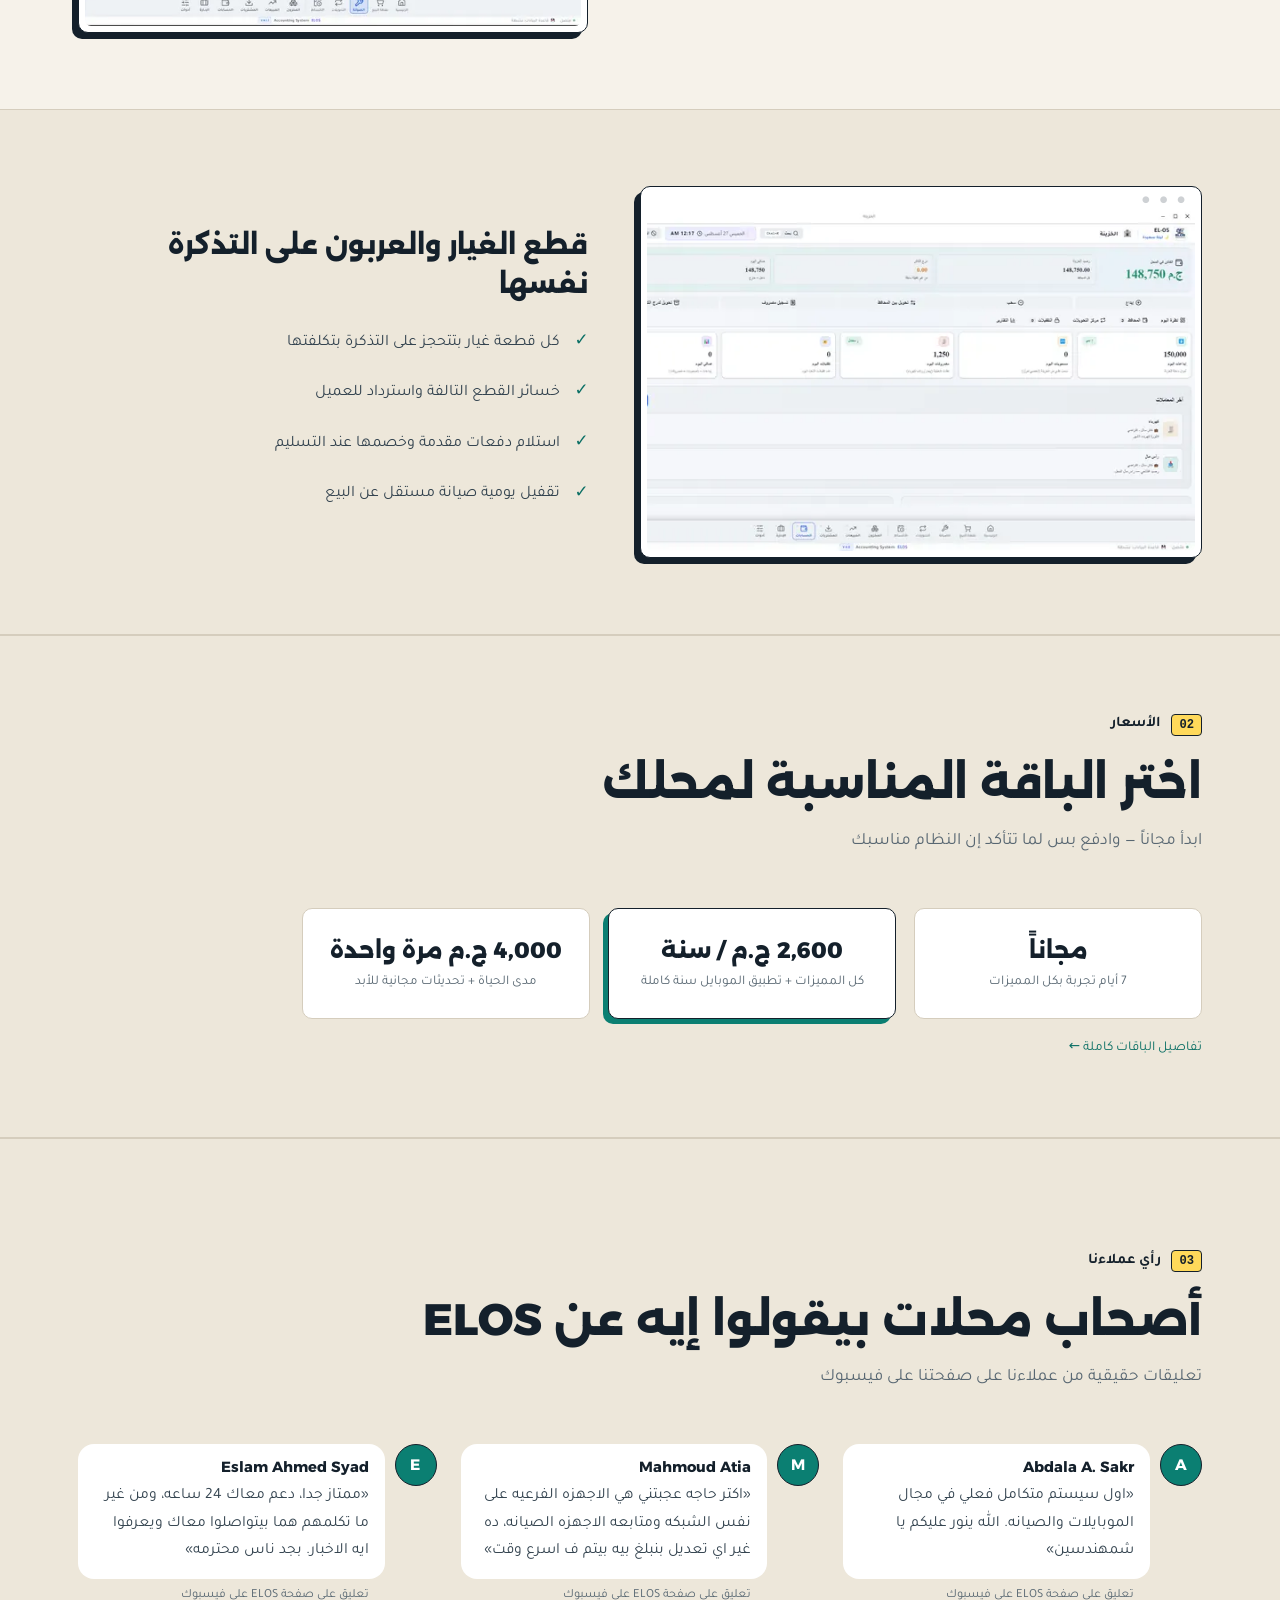
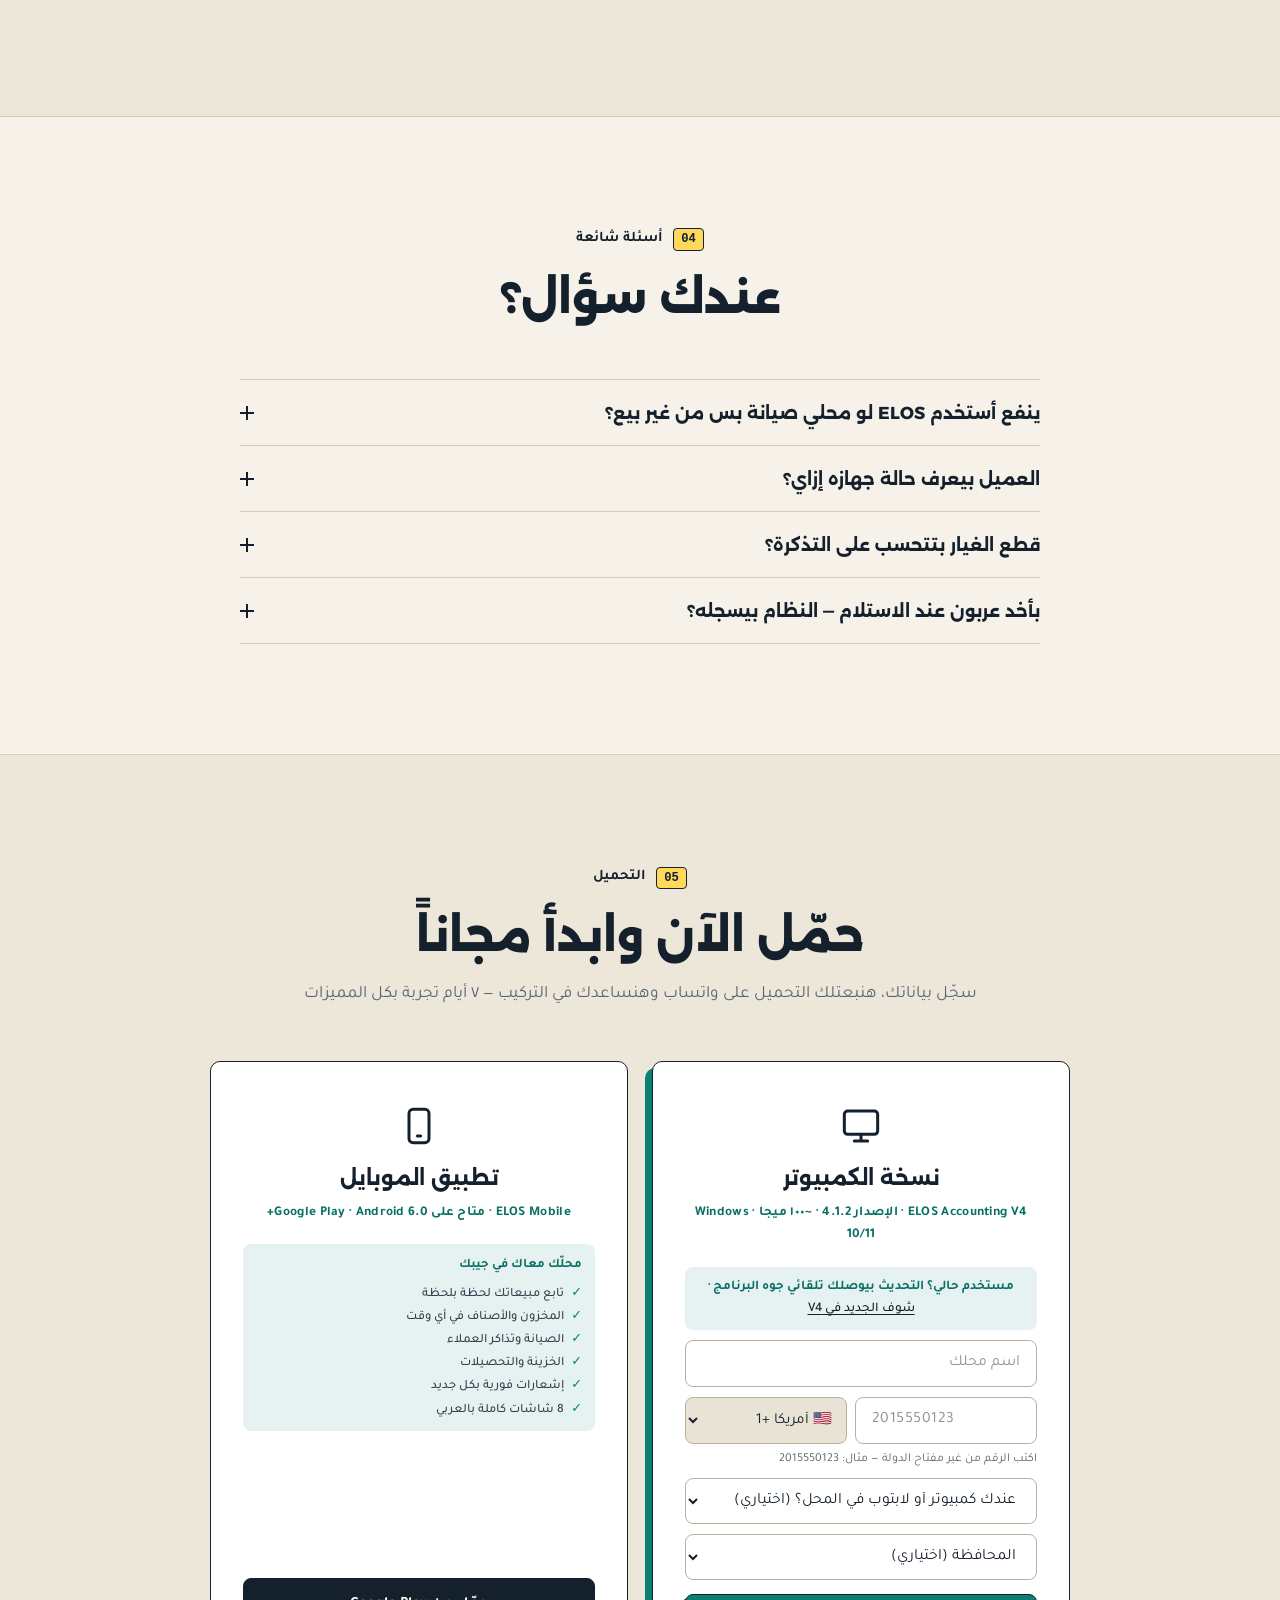
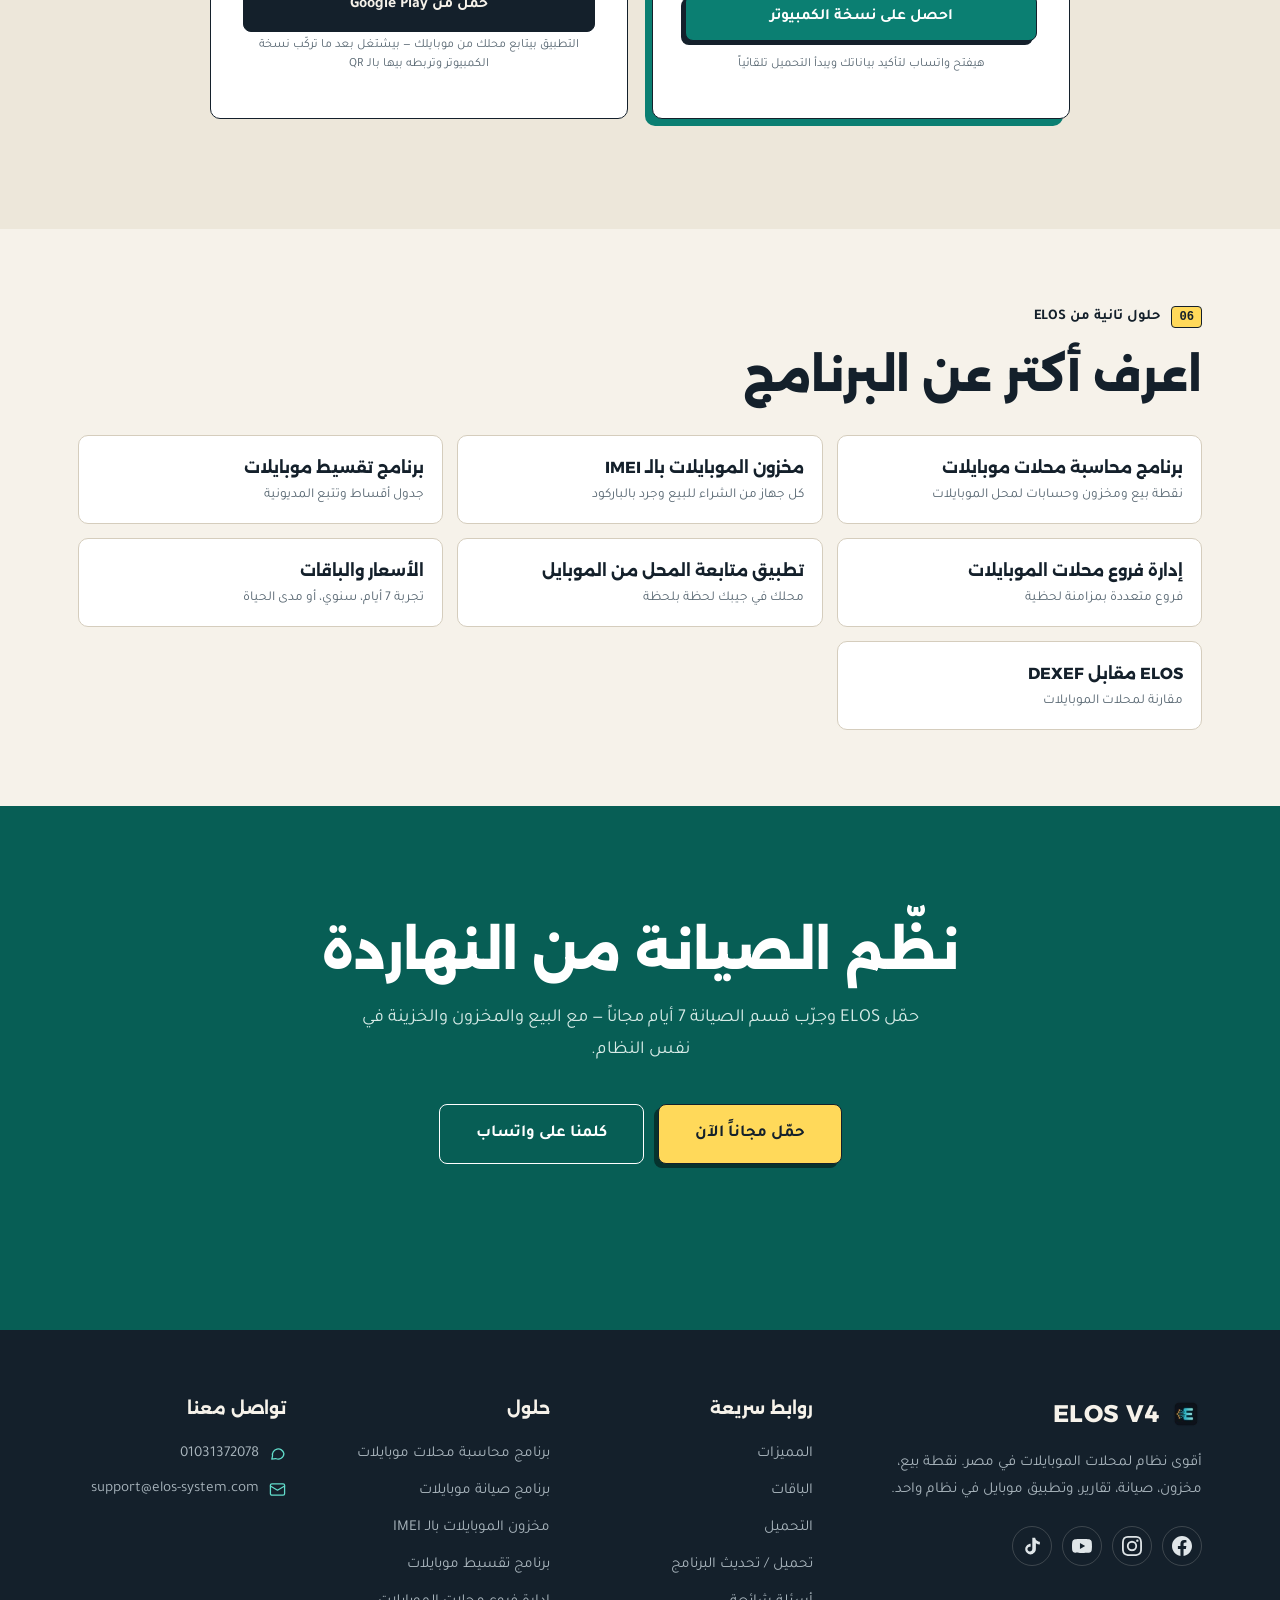
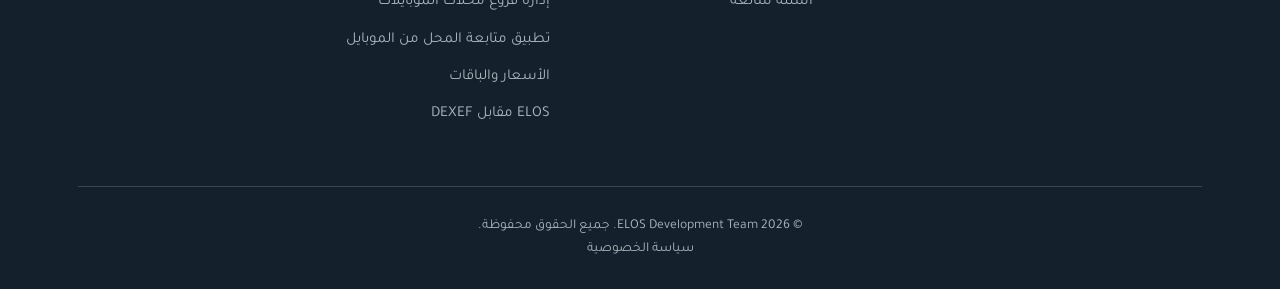
<file: برنامج-صيانة-موبايلات/index.html>
<!DOCTYPE html>
<html lang="ar" dir="rtl">
<head>
  <meta charset="UTF-8">
  <meta name="viewport" content="width=device-width, initial-scale=1.0">
  <title>برنامج صيانة موبايلات — ELOS | تذاكر صيانة، قطع غيار، إشعار العميل على واتساب</title>
  <meta name="description" content="برنامج إدارة صيانة الموبايلات: تذاكر بباركود، 7 مراحل من الاستلام للتسليم، قطع غيار محجوزة لكل تذكرة، عربون، وإشعار العميل على واتساب. جرّب 7 أيام مجاناً.">
  <meta name="theme-color" content="#f6f2ea">
  <link rel="canonical" href="https://elos-system.com/برنامج-صيانة-موبايلات/">
  <meta property="og:title" content="برنامج صيانة موبايلات — ELOS | تذاكر صيانة، قطع غيار، إشعار العميل على واتساب">
  <meta property="og:description" content="برنامج إدارة صيانة الموبايلات: تذاكر بباركود، 7 مراحل من الاستلام للتسليم، قطع غيار محجوزة لكل تذكرة، عربون، وإشعار العميل على واتساب. جرّب 7 أيام مجاناً.">
  <meta property="og:image" content="https://elos-system.com/assets/og-cover.jpg?v=2">
  <meta property="og:image:width" content="1200">
  <meta property="og:image:height" content="630">
  <meta property="og:type" content="website">
  <meta property="og:url" content="https://elos-system.com/برنامج-صيانة-موبايلات/">
  <meta property="og:site_name" content="ELOS">
  <meta property="og:locale" content="ar_EG">
  <meta name="twitter:card" content="summary_large_image">
  <meta name="twitter:title" content="برنامج صيانة موبايلات — ELOS | تذاكر صيانة، قطع غيار، إشعار العميل على واتساب">
  <meta name="twitter:description" content="برنامج إدارة صيانة الموبايلات: تذاكر بباركود، 7 مراحل من الاستلام للتسليم، قطع غيار محجوزة لكل تذكرة، عربون، وإشعار العميل على واتساب. جرّب 7 أيام مجاناً.">
  <meta name="twitter:image" content="https://elos-system.com/assets/og-cover.jpg?v=2">
  <link rel="icon" type="image/png" href="/assets/favicon.png">
  <link rel="apple-touch-icon" href="/assets/favicon.png">
  <link rel="preload" href="/fonts/tajawal-400-arabic.woff2" as="font" type="font/woff2" crossorigin>
  <link rel="preload" href="/fonts/alexandria-arabic.woff2" as="font" type="font/woff2" crossorigin>
  <link rel="stylesheet" href="/css/style.css">

  <!-- ════════ TRACKING ════════ -->
  <!-- Google Analytics 4 — property: elos-mobile / stream: Elos Website -->
  <script async src="https://www.googletagmanager.com/gtag/js?id=G-RLBB64DHQP"></script>
  <script>
    window.dataLayer = window.dataLayer || [];
    function gtag(){dataLayer.push(arguments);}
    gtag('js', new Date());
    gtag('config', 'G-RLBB64DHQP', { 'send_page_view': true });
  </script>

  <!-- Meta Pixel — dataset: Elos ads (under ELOS ADS account) -->
  <script>
    !function(f,b,e,v,n,t,s){if(f.fbq)return;n=f.fbq=function(){n.callMethod?
    n.callMethod.apply(n,arguments):n.queue.push(arguments)};if(!f._fbq)f._fbq=n;
    n.push=n;n.loaded=!0;n.version='2.0';n.queue=[];t=b.createElement(e);t.async=!0;
    t.src=v;s=b.getElementsByTagName(e)[0];s.parentNode.insertBefore(t,s)}(window,
    document,'script','https://connect.facebook.net/en_US/fbevents.js');
    fbq('init', '2504885989955815');
    fbq('init', '2896945414015167');
    fbq('track', 'PageView');
  </script>
  <noscript><img height="1" width="1" style="display:none"
    src="https://www.facebook.com/tr?id=2504885989955815&ev=PageView&noscript=1"/></noscript>
  <noscript><img height="1" width="1" style="display:none"
    src="https://www.facebook.com/tr?id=2896945414015167&ev=PageView&noscript=1"/></noscript>
  <!-- ════════ /TRACKING ════════ -->
  <script type="application/ld+json">
{
  "@context": "https://schema.org",
  "@type": "FAQPage",
  "mainEntity": [
    {
      "@type": "Question",
      "name": "ينفع أستخدم ELOS لو محلي صيانة بس من غير بيع؟",
      "acceptedAnswer": {
        "@type": "Answer",
        "text": "أيوا. قسم الصيانة كامل: استلام، تذاكر، قطع غيار، تسليم، وتقفيل يومية الصيانة. ولو بعدين بدأت تبيع أجهزة أو إكسسوارات، القسم موجود ومربوط بنفس المخزون والخزينة."
      }
    },
    {
      "@type": "Question",
      "name": "العميل بيعرف حالة جهازه إزاي؟",
      "acceptedAnswer": {
        "@type": "Answer",
        "text": "كل تذكرة ليها باركود ورقم، والنظام بيبعت للعميل حالة الجهاز على واتساب لما تتغير (استلام، موافقة على التكلفة، جاهز للتسليم)."
      }
    },
    {
      "@type": "Question",
      "name": "قطع الغيار بتتحسب على التذكرة؟",
      "acceptedAnswer": {
        "@type": "Answer",
        "text": "أيوا — كل قطعة بتتحجز على التذكرة بتكلفتها الفعلية، والقطع التالفة بتتسجل كخسارة. كده ربح كل عملية صيانة رقم حقيقي مش تقدير."
      }
    },
    {
      "@type": "Question",
      "name": "بأخد عربون عند الاستلام — النظام بيسجله؟",
      "acceptedAnswer": {
        "@type": "Answer",
        "text": "أيوا، استلام دفعات مقدمة على التذكرة وخصمها من الإجمالي عند التسليم، وكلها بتدخل الخزينة وتقفيل اليوم."
      }
    }
  ]
}
  </script>
  <script type="application/ld+json">
{
  "@context": "https://schema.org",
  "@type": "SoftwareApplication",
  "name": "ELOS Accounting V4",
  "operatingSystem": "Windows 10, Windows 11, macOS 10.15+, Android 6.0+",
  "applicationCategory": "BusinessApplication",
  "applicationSubCategory": "برنامج محاسبة ونقطة بيع لمحلات الموبايلات",
  "description": "برنامج إدارة صيانة الموبايلات: تذاكر بباركود، 7 مراحل من الاستلام للتسليم، قطع غيار محجوزة لكل تذكرة، عربون، وإشعار العميل على واتساب. جرّب 7 أيام مجاناً.",
  "url": "https://elos-system.com/برنامج-صيانة-موبايلات/",
  "image": "https://elos-system.com/assets/og-cover.jpg?v=2",
  "inLanguage": "ar",
  "offers": [
    {
      "@type": "Offer",
      "price": "0",
      "priceCurrency": "EGP",
      "name": "تجربة مجانية 7 أيام"
    },
    {
      "@type": "Offer",
      "price": "2600",
      "priceCurrency": "EGP",
      "name": "اشتراك سنوي"
    },
    {
      "@type": "Offer",
      "price": "4000",
      "priceCurrency": "EGP",
      "name": "مدى الحياة"
    }
  ],
  "publisher": {
    "@type": "Organization",
    "name": "ELOS",
    "url": "https://elos-system.com/"
  }
}
  </script>
</head>
<body>
  <div class="mobile-overlay"></div>
  <nav class="navbar scrolled">
    <div class="container">
      <a href="/" class="nav-logo"><img src="/assets/logo-64.webp" alt="ELOS" class="nav-logo-icon" width="32" height="32"> ELOS <span>V4</span></a>
      <ul class="nav-links">
        <li><a href="/#features">المميزات</a></li>
        <li><a href="/#mobile-app">تطبيق الموبايل</a></li>
        <li><a href="/#pricing">الباقات</a></li>
        <li><a href="/changelog.html">التحديثات</a></li>
        <li><a href="#download">التحميل</a></li>
      </ul>
      <div class="nav-actions">
        <a href="https://wa.me/201031372078" target="_blank" rel="noopener noreferrer" class="nav-phone" data-track="nav-whatsapp" aria-label="واتساب">
          <svg viewBox="0 0 24 24" width="16" height="16" fill="currentColor"><path d="M17.472 14.382c-.297-.149-1.758-.867-2.03-.967-.273-.099-.471-.148-.67.15-.197.297-.767.966-.94 1.164-.173.199-.347.223-.644.075-.297-.15-1.255-.463-2.39-1.475-.883-.788-1.48-1.761-1.653-2.059-.173-.297-.018-.458.13-.606.134-.133.298-.347.446-.52.149-.174.198-.298.298-.497.099-.198.05-.371-.025-.52-.075-.149-.669-1.612-.916-2.207-.242-.579-.487-.5-.669-.51-.173-.008-.371-.01-.57-.01-.198 0-.52.074-.792.372-.272.297-1.04 1.016-1.04 2.479 0 1.462 1.065 2.875 1.213 3.074.149.198 2.096 3.2 5.077 4.487.709.306 1.262.489 1.694.625.712.227 1.36.195 1.871.118.571-.085 1.758-.719 2.006-1.413.248-.694.248-1.289.173-1.413-.074-.124-.272-.198-.57-.347m-5.421 7.403h-.004a9.87 9.87 0 01-5.031-1.378l-.361-.214-3.741.982.998-3.648-.235-.374a9.86 9.86 0 01-1.51-5.26c.001-5.45 4.436-9.884 9.888-9.884 2.64 0 5.122 1.03 6.988 2.898a9.825 9.825 0 012.893 6.994c-.003 5.45-4.437 9.884-9.885 9.884m8.413-18.297A11.815 11.815 0 0012.05 0C5.495 0 .16 5.335.157 11.892c0 2.096.547 4.142 1.588 5.945L.057 24l6.305-1.654a11.882 11.882 0 005.683 1.448h.005c6.554 0 11.89-5.335 11.893-11.893a11.821 11.821 0 00-3.48-8.413z"/></svg>
          <span>01031372078</span>
        </a>
        <a href="#download" class="btn btn-primary btn-sm nav-cta" data-track="nav-cta">جرب مجاناً</a>
      </div>
      <button class="menu-toggle" aria-label="القائمة"><span></span><span></span><span></span></button>
    </div>
  </nav>

  <section class="lp-hero hero">
    <div class="container">
      <span class="section-badge">برنامج صيانة الموبايلات</span>
      <h1>برنامج صيانة موبايلات — من الاستلام للتسليم <em>كل خطوة متتبعة</em></h1>
      <p class="lp-sub">تذاكر صيانة بباركود، لوحة كانبان بالسحب والإفلات، قطع غيار محجوزة لكل تذكرة، عربون واستلام دفعات، وإشعار العميل على واتساب لما جهازه يجهز. مع بيع ومخزون وخزينة في نفس النظام.</p>
      <div class="hero-buttons">
        <a href="#download" class="btn btn-primary btn-lg" data-track="lp-hero-cta">جرب مجاناً 7 أيام</a>
        <a href="https://wa.me/201031372078" target="_blank" rel="noopener noreferrer" class="btn btn-ghost btn-lg" data-track="lp-hero-whatsapp">اسأل على واتساب</a>
      </div>
      <div class="hero-trust">
        <span><span class="check">✓</span> بدون بطاقة ائتمان</span><span class="dot"></span>
        <span><span class="check">✓</span> ضمان استرداد ٣٠ يوم</span><span class="dot"></span>
        <span><span class="check">✓</span> تركيب وتدريب مجاني</span>
      </div>
    </div>
  </section>

  <section class="problems lp-section" id="problems">
    <div class="container">
      <div class="section-header fade-up">
        <span class="section-badge">المشكلة</span>
        <h2>الصيانة من غير نظام بتضيّع فلوس وعملاء</h2>
        <p>لو تذاكر الصيانة في دفتر أو على ورق، الأكيد إن ده بيحصل</p>
      </div>
      <div class="problems-grid stagger-children">
        <div class="problem-card fade-up">
          <h3>العميل بيسأل وإنت مش فاكر</h3>
          <p>«جهازي جاهز؟» — تدور في الورق أو تسأل الفني، والعميل واقف على الخط.</p>
        </div>
        <div class="problem-card fade-up">
          <h3>قطع غيار بتتصرف على الفاضي</h3>
          <p>الفني بياخد القطعة من الدرج ومحدش بيحسبها على التذكرة — الربح بيتآكل.</p>
        </div>
        <div class="problem-card fade-up">
          <h3>العربون ضايع بين التذاكر</h3>
          <p>أخدت 200 جنيه مقدم من العميل، عند التسليم مين فاكر؟</p>
        </div>
        <div class="problem-card fade-up">
          <h3>مش عارف الصيانة بتكسّب ولا لأ</h3>
          <p>يومية الصيانة مخلوطة مع البيع — مفيش رقم واضح لكل قسم.</p>
        </div>
      </div>
    </div>
  </section>

  <section class="lp-section">
    <div class="container">
      <div class="lp-two fade-up">
        <div>
          <h2>لوحة كانبان لتذاكر الصيانة</h2>
          <ul class="app-features-list"><li><span class="check-icon">✓</span> 7 مراحل: مستلم ← فحص ← موافقة ← إصلاح ← جاهز ← تسليم</li><li><span class="check-icon">✓</span> سحب وإفلات، واستلام أكتر من جهاز في تذكرة واحدة</li><li><span class="check-icon">✓</span> صور مرفقة بالتذكرة وباركود لكل تذكرة</li><li><span class="check-icon">✓</span> إشعار العميل بالحالة على واتساب تلقائي</li></ul>
        </div>
        <div><div class="desktop-gallery-frame"><picture><source media="(max-width: 768px)" srcset="/assets/screenshots/desktop/desktop-repairs-m.webp" type="image/webp"><source srcset="/assets/screenshots/desktop/desktop-repairs.webp" type="image/webp"><img width="1919" height="1035" loading="lazy" decoding="async" src="/assets/screenshots/desktop/desktop-repairs.png" alt="شاشة تذاكر الصيانة في ELOS — أكتر من جهاز في تذكرة واحدة"></picture></div></div>
      </div>
    </div>
  </section>

  <section class="lp-section lp-section--alt">
    <div class="container">
      <div class="lp-two fade-up">
        <div><div class="desktop-gallery-frame"><picture><source media="(max-width: 768px)" srcset="/assets/screenshots/desktop/desktop-treasury-m.webp" type="image/webp"><source srcset="/assets/screenshots/desktop/desktop-treasury.webp" type="image/webp"><img width="1919" height="1028" loading="lazy" decoding="async" src="/assets/screenshots/desktop/desktop-treasury.png" alt="شاشة الخزينة وتقفيل اليومية في ELOS"></picture></div></div>
        <div>
          <h2>قطع الغيار والعربون على التذكرة نفسها</h2>
          <ul class="app-features-list"><li><span class="check-icon">✓</span> كل قطعة غيار بتتحجز على التذكرة بتكلفتها</li><li><span class="check-icon">✓</span> خسائر القطع التالفة واسترداد للعميل</li><li><span class="check-icon">✓</span> استلام دفعات مقدمة وخصمها عند التسليم</li><li><span class="check-icon">✓</span> تقفيل يومية صيانة مستقل عن البيع</li></ul>
        </div>
      </div>
    </div>
  </section>

  <section class="lp-section lp-section--alt" id="pricing-mini">
    <div class="container">
      <div class="section-header fade-up">
        <span class="section-badge">الأسعار</span>
        <h2>اختر الباقة المناسبة لمحلك</h2>
        <p>ابدأ مجاناً — وادفع بس لما تتأكد إن النظام مناسبك</p>
        <p class="currency-note" data-currency-note hidden></p>
      </div>
      <div class="lp-price fade-up">
        <div><b>مجاناً</b><small>7 أيام تجربة بكل المميزات</small></div>
        <div class="hl"><b><span data-egp="2600" data-sar="220">2,600 ج.م</span> / سنة</b><small>كل المميزات + تطبيق الموبايل سنة كاملة</small></div>
        <div><b><span data-egp="4000" data-sar="400">4,000 ج.م</span> مرة واحدة</b><small>مدى الحياة + تحديثات مجانية للأبد</small></div>
      </div>
      <p class="lp-note"><a href="/#pricing" style="color:var(--teal-bright)">تفاصيل الباقات كاملة ←</a></p>
    </div>
  </section>

  <section class="testimonials" id="testimonials">
    <div class="container">
      <div class="section-header fade-up">
        <span class="section-badge">رأي عملاءنا</span>
        <h2>أصحاب محلات بيقولوا إيه عن ELOS</h2>
        <p>تعليقات حقيقية من عملاءنا على صفحتنا على فيسبوك</p>
      </div>
      <div class="testimonials-grid tg-real stagger-children">
        <article class="testimonial-card fade-up">
          <blockquote>«اول سيستم متكامل فعلي في مجال الموبايلات والصيانه. الله ينور عليكم يا شمهندسين»</blockquote>
          <div class="testimonial-author">
            <div class="testimonial-avatar">A</div>
            <div class="testimonial-meta">
              <strong>Abdala A. Sakr</strong>
              <span>تعليق على صفحة ELOS على فيسبوك</span>
            </div>
          </div>
        </article>
        <article class="testimonial-card fade-up">
          <blockquote>«اكتر حاجه عجبتني هي الاجهزه الفرعيه على نفس الشبكه ومتابعه الاجهزه الصيانه، ده غير اي تعديل بنبلغ بيه بيتم ف اسرع وقت»</blockquote>
          <div class="testimonial-author">
            <div class="testimonial-avatar">M</div>
            <div class="testimonial-meta">
              <strong>Mahmoud Atia</strong>
              <span>تعليق على صفحة ELOS على فيسبوك</span>
            </div>
          </div>
        </article>
        <article class="testimonial-card fade-up">
          <blockquote>«ممتاز جدا، دعم معاك 24 ساعه، ومن غير ما تكلمهم هما بيتواصلوا معاك ويعرفوا ايه الاخبار. بجد ناس محترمه»</blockquote>
          <div class="testimonial-author">
            <div class="testimonial-avatar">E</div>
            <div class="testimonial-meta">
              <strong>Eslam Ahmed Syad</strong>
              <span>تعليق على صفحة ELOS على فيسبوك</span>
            </div>
          </div>
        </article>
      </div>
    </div>
  </section>

  <section class="faq" id="faq">
    <div class="container">
      <div class="section-header fade-up">
        <span class="section-badge">أسئلة شائعة</span>
        <h2>عندك سؤال؟</h2>
      </div>
      <div class="faq-list fade-up">
        <div class="faq-item">
          <button class="faq-question">ينفع أستخدم ELOS لو محلي صيانة بس من غير بيع؟<span class="faq-arrow">▼</span></button>
          <div class="faq-answer"><p>أيوا. قسم الصيانة كامل: استلام، تذاكر، قطع غيار، تسليم، وتقفيل يومية الصيانة. ولو بعدين بدأت تبيع أجهزة أو إكسسوارات، القسم موجود ومربوط بنفس المخزون والخزينة.</p></div>
        </div>
        <div class="faq-item">
          <button class="faq-question">العميل بيعرف حالة جهازه إزاي؟<span class="faq-arrow">▼</span></button>
          <div class="faq-answer"><p>كل تذكرة ليها باركود ورقم، والنظام بيبعت للعميل حالة الجهاز على واتساب لما تتغير (استلام، موافقة على التكلفة، جاهز للتسليم).</p></div>
        </div>
        <div class="faq-item">
          <button class="faq-question">قطع الغيار بتتحسب على التذكرة؟<span class="faq-arrow">▼</span></button>
          <div class="faq-answer"><p>أيوا — كل قطعة بتتحجز على التذكرة بتكلفتها الفعلية، والقطع التالفة بتتسجل كخسارة. كده ربح كل عملية صيانة رقم حقيقي مش تقدير.</p></div>
        </div>
        <div class="faq-item">
          <button class="faq-question">بأخد عربون عند الاستلام — النظام بيسجله؟<span class="faq-arrow">▼</span></button>
          <div class="faq-answer"><p>أيوا، استلام دفعات مقدمة على التذكرة وخصمها من الإجمالي عند التسليم، وكلها بتدخل الخزينة وتقفيل اليوم.</p></div>
        </div>
      </div>
    </div>
  </section>
  <section class="download" id="download">
    <div class="container">
      <div class="section-header fade-up">
        <span class="section-badge">التحميل</span>
        <h2>حمّل الآن وابدأ مجاناً</h2>
        <p>سجّل بياناتك، هنبعتلك التحميل على واتساب وهنساعدك في التركيب — ٧ أيام تجربة بكل المميزات</p>
      </div>
      <div class="download-grid">

        <!-- Desktop Lead Form -->
        <div class="download-card download-card--desktop fade-up">
          <span class="download-icon"><svg viewBox="0 0 24 24" fill="none" stroke="currentColor" stroke-width="1.8" stroke-linecap="round" stroke-linejoin="round" aria-hidden="true"><rect x="2" y="3" width="20" height="14" rx="2"/><path d="M8 21h8M12 17v4"/></svg></span>
          <h3>نسخة الكمبيوتر</h3>
          <div class="download-version">ELOS Accounting V4 · الإصدار <span data-app-version>4.0</span> · ~١٠٠ ميجا · Windows 10/11</div>
          <div class="download-changelog download-changelog--compact">
            <small>مستخدم حالي؟ التحديث بيوصلك تلقائي جوه البرنامج · <a href="/#whatsnew" data-track="download-whatsnew">شوف الجديد في V4</a></small>
          </div>
          <form data-lead-form data-platform="desktop"
                data-download-url="https://elos-downloads.ossama3abss.workers.dev/latest/windows"
                class="lead-form">
            <div class="lead-fields">
              <input type="text" name="shop_name" placeholder="اسم محلك" required autocomplete="organization" aria-label="اسم محلك">
              <div class="phone-field">
                <select name="cc" class="cc-select" aria-label="مفتاح الدولة" title="مفتاح الدولة">
                  <option value="EG">🇪🇬 مصر +20</option>
                </select>
                <input type="tel" name="phone" placeholder="01012345678" required inputmode="tel" autocomplete="tel-national" aria-label="رقم واتساب" maxlength="20">
              </div>
              <small class="phone-hint">اكتب الرقم من غير مفتاح الدولة — مثال: 01012345678</small>
              <select name="has_pc" class="lead-select" aria-label="عندك كمبيوتر أو لابتوب في المحل؟">
                <option value="">عندك كمبيوتر أو لابتوب في المحل؟ (اختياري)</option>
                <option value="yes">أيوه عندي</option>
                <option value="no">لسه — هجيب</option>
              </select>
              <select name="gov" class="lead-select" aria-label="المحافظة">
                <option value="">المحافظة (اختياري)</option>
                <option>القاهرة</option>
                <option>الجيزة</option>
                <option>الإسكندرية</option>
                <option>القليوبية</option>
                <option>الدقهلية</option>
                <option>الشرقية</option>
                <option>الغربية</option>
                <option>المنوفية</option>
                <option>البحيرة</option>
                <option>كفر الشيخ</option>
                <option>دمياط</option>
                <option>بورسعيد</option>
                <option>الإسماعيلية</option>
                <option>السويس</option>
                <option>الفيوم</option>
                <option>بني سويف</option>
                <option>المنيا</option>
                <option>أسيوط</option>
                <option>سوهاج</option>
                <option>قنا</option>
                <option>الأقصر</option>
                <option>أسوان</option>
                <option>البحر الأحمر</option>
                <option>الوادي الجديد</option>
                <option>مطروح</option>
                <option>شمال سيناء</option>
                <option>جنوب سيناء</option>
                <option>خارج مصر</option>
              </select>
              <input type="text" name="website" class="hp-field" tabindex="-1" autocomplete="off" aria-hidden="true">
              <small class="lead-error" role="alert" hidden></small>
              <button type="submit" class="btn btn-primary" data-track="lead-desktop">احصل على نسخة الكمبيوتر</button>
              <small class="lead-note">هيفتح واتساب لتأكيد بياناتك ويبدأ التحميل تلقائياً</small>
            </div>
            <div class="lead-success" style="display:none;">
              <div class="lead-success-icon">✓</div>
              <h4>تمام! بدأ التحميل</h4>
              <p>هنرد عليك على واتساب خلال دقايق لمساعدتك في التركيب.</p>
            </div>
          </form>
        </div>

        <!-- Mobile App — Direct to Google Play -->
        <div class="download-card download-card--mobile fade-up">
          <span class="download-icon"><svg viewBox="0 0 24 24" fill="none" stroke="currentColor" stroke-width="1.8" stroke-linecap="round" stroke-linejoin="round" aria-hidden="true"><rect x="6" y="2" width="12" height="20" rx="2.5"/><path d="M11 18h2"/></svg></span>
          <h3>تطبيق الموبايل</h3>
          <div class="download-version">ELOS Mobile · متاح على Google Play · Android 6.0+</div>
          <div class="download-changelog">
            <span class="changelog-title">محلّك معاك في جيبك</span>
            <ul>
              <li>تابع مبيعاتك لحظة بلحظة</li>
              <li>المخزون والأصناف في أي وقت</li>
              <li>الصيانة وتذاكر العملاء</li>
              <li>الخزينة والتحصيلات</li>
              <li>إشعارات فورية بكل جديد</li>
              <li>8 شاشات كاملة بالعربي</li>
            </ul>
          </div>
          <a href="https://play.google.com/store/apps/details?id=com.elos.accounting"
             target="_blank" rel="noopener"
             class="btn btn-green"
             data-track="play-store-mobile">حمّل من Google Play</a>
          <small class="lead-note">التطبيق بيتابع محلك من موبايلك — بيشتغل بعد ما تركّب نسخة الكمبيوتر وتربطه بيها بالـ QR</small>
        </div>

      </div>
    </div>
  </section>
  <section class="lp-section lp-related">
    <div class="container">
      <div class="section-header"><span class="section-badge">حلول تانية من ELOS</span><h2>اعرف أكتر عن البرنامج</h2></div>
      <div class="lp-related-grid">
        <a class="lp-related-card" href="/برنامج-محاسبة-محلات-موبايلات/"><b>برنامج محاسبة محلات موبايلات</b><span>نقطة بيع ومخزون وحسابات لمحل الموبايلات</span></a>
        <a class="lp-related-card" href="/برنامج-مخازن-موبايلات-IMEI/"><b>مخزون الموبايلات بالـ IMEI</b><span>كل جهاز من الشراء للبيع وجرد بالباركود</span></a>
        <a class="lp-related-card" href="/برنامج-تقسيط-موبايلات/"><b>برنامج تقسيط موبايلات</b><span>جدول أقساط وتتبع المديونية</span></a>
        <a class="lp-related-card" href="/برنامج-فروع-محلات-موبايلات/"><b>إدارة فروع محلات الموبايلات</b><span>فروع متعددة بمزامنة لحظية</span></a>
        <a class="lp-related-card" href="/تطبيق-متابعة-محل-الموبايلات/"><b>تطبيق متابعة المحل من الموبايل</b><span>محلك في جيبك لحظة بلحظة</span></a>
        <a class="lp-related-card" href="/الأسعار/"><b>الأسعار والباقات</b><span>تجربة 7 أيام، سنوي، أو مدى الحياة</span></a>
        <a class="lp-related-card" href="/elos-vs-dexef/"><b>ELOS مقابل DEXEF</b><span>مقارنة لمحلات الموبايلات</span></a>
      </div>
    </div>
  </section>

  <section class="final-cta">
    <div class="container fade-up">
      <h2>نظّم الصيانة من النهاردة</h2>
      <p>حمّل ELOS وجرّب قسم الصيانة 7 أيام مجاناً — مع البيع والمخزون والخزينة في نفس النظام.</p>
      <div class="hero-buttons">
        <a href="#download" class="btn btn-primary btn-lg">حمّل مجاناً الآن</a>
        <a href="https://wa.me/201031372078" target="_blank" rel="noopener noreferrer" class="btn btn-secondary btn-lg">كلمنا على واتساب</a>
      </div>
    </div>
  </section>

  <footer class="footer">
    <div class="container">
      <div class="footer-grid">
        <div class="footer-brand">
          <div class="footer-logo">
            <img src="/assets/logo-64.webp" alt="ELOS" class="footer-logo-icon" width="32" height="32">
            ELOS V4
          </div>
          <p>أقوى نظام لمحلات الموبايلات في مصر. نقطة بيع، مخزون، صيانة، تقارير، وتطبيق موبايل في نظام واحد.</p>
          <div class="footer-social" aria-label="حسابات التواصل الاجتماعي">
            <a href="https://www.facebook.com/ElOsAccSystem/" target="_blank" rel="noopener" data-track="social-facebook" aria-label="فيسبوك">
              <svg viewBox="0 0 24 24" width="20" height="20" fill="currentColor"><path d="M24 12.073c0-6.627-5.373-12-12-12s-12 5.373-12 12c0 5.99 4.388 10.954 10.125 11.854v-8.385H7.078v-3.47h3.047V9.43c0-3.007 1.792-4.669 4.533-4.669 1.312 0 2.686.235 2.686.235v2.953H15.83c-1.491 0-1.956.925-1.956 1.874v2.25h3.328l-.532 3.47h-2.796v8.385C19.612 23.027 24 18.062 24 12.073z"/></svg>
            </a>
            <a href="https://www.instagram.com/elos_acc/" target="_blank" rel="noopener" data-track="social-instagram" aria-label="انستجرام">
              <svg viewBox="0 0 24 24" width="20" height="20" fill="currentColor"><path d="M12 2.163c3.204 0 3.584.012 4.85.07 3.252.148 4.771 1.691 4.919 4.919.058 1.265.069 1.645.069 4.849 0 3.205-.012 3.584-.069 4.849-.149 3.225-1.664 4.771-4.919 4.919-1.266.058-1.644.07-4.85.07-3.204 0-3.584-.012-4.849-.07-3.26-.149-4.771-1.699-4.919-4.92-.058-1.265-.07-1.644-.07-4.849 0-3.204.013-3.583.07-4.849.149-3.227 1.664-4.771 4.919-4.919 1.266-.057 1.645-.069 4.849-.069zM12 0C8.741 0 8.333.014 7.053.072 2.695.272.273 2.69.073 7.052.014 8.333 0 8.741 0 12c0 3.259.014 3.668.072 4.948.2 4.358 2.618 6.78 6.98 6.98C8.333 23.986 8.741 24 12 24c3.259 0 3.668-.014 4.948-.072 4.354-.2 6.782-2.618 6.979-6.98.059-1.28.073-1.689.073-4.948 0-3.259-.014-3.667-.072-4.947-.196-4.354-2.617-6.78-6.979-6.98C15.668.014 15.259 0 12 0zm0 5.838a6.162 6.162 0 100 12.324 6.162 6.162 0 000-12.324zM12 16a4 4 0 110-8 4 4 0 010 8zm6.406-11.845a1.44 1.44 0 100 2.881 1.44 1.44 0 000-2.881z"/></svg>
            </a>
            <a href="https://www.youtube.com/@ElOsAccSystem" target="_blank" rel="noopener" data-track="social-youtube" aria-label="يوتيوب">
              <svg viewBox="0 0 24 24" width="20" height="20" fill="currentColor"><path d="M23.498 6.186a3.016 3.016 0 0 0-2.122-2.136C19.505 3.545 12 3.545 12 3.545s-7.505 0-9.377.505A3.017 3.017 0 0 0 .502 6.186C0 8.07 0 12 0 12s0 3.93.502 5.814a3.016 3.016 0 0 0 2.122 2.136c1.871.505 9.376.505 9.376.505s7.505 0 9.377-.505a3.015 3.015 0 0 0 2.122-2.136C24 15.93 24 12 24 12s0-3.93-.502-5.814zM9.545 15.568V8.432L15.818 12l-6.273 3.568z"/></svg>
            </a>
            <a href="https://www.tiktok.com/@elos_accounting" target="_blank" rel="noopener" data-track="social-tiktok" aria-label="تيك توك">
              <svg viewBox="0 0 24 24" width="20" height="20" fill="currentColor"><path d="M19.59 6.69a4.83 4.83 0 0 1-3.77-4.25V2h-3.45v13.67a2.89 2.89 0 0 1-5.2 1.74 2.89 2.89 0 0 1 2.31-4.64 2.93 2.93 0 0 1 .88.13V9.4a6.84 6.84 0 0 0-1-.05A6.33 6.33 0 0 0 5.8 20.1a6.34 6.34 0 0 0 10.86-4.43v-7a8.16 8.16 0 0 0 4.77 1.52v-3.4a4.85 4.85 0 0 1-1.84-.1z"/></svg>
            </a>
          </div>
        </div>
        <div class="footer-col">
          <h4>روابط سريعة</h4>
          <ul>
            <li><a href="/#features">المميزات</a></li>
            <li><a href="/#pricing">الباقات</a></li>
            <li><a href="/#download">التحميل</a></li>
            <li><a href="/download">تحميل / تحديث البرنامج</a></li>
            <li><a href="/#faq">أسئلة شائعة</a></li>
          </ul>
        </div>
        <div class="footer-col">
          <h4>حلول</h4>
          <ul>
            <li><a href="/برنامج-محاسبة-محلات-موبايلات/">برنامج محاسبة محلات موبايلات</a></li>
            <li><a href="/برنامج-صيانة-موبايلات/">برنامج صيانة موبايلات</a></li>
            <li><a href="/برنامج-مخازن-موبايلات-IMEI/">مخزون الموبايلات بالـ IMEI</a></li>
            <li><a href="/برنامج-تقسيط-موبايلات/">برنامج تقسيط موبايلات</a></li>
            <li><a href="/برنامج-فروع-محلات-موبايلات/">إدارة فروع محلات الموبايلات</a></li>
            <li><a href="/تطبيق-متابعة-محل-الموبايلات/">تطبيق متابعة المحل من الموبايل</a></li>
            <li><a href="/الأسعار/">الأسعار والباقات</a></li>
            <li><a href="/elos-vs-dexef/">ELOS مقابل DEXEF</a></li>
          </ul>
        </div>
        <div class="footer-col">
          <h4>تواصل معنا</h4>
          <ul class="footer-contact">
            <li><span class="contact-icon"><svg viewBox="0 0 24 24" fill="none" stroke="currentColor" stroke-width="1.8" stroke-linecap="round" stroke-linejoin="round" aria-hidden="true"><path d="M21 12a8 8 0 0 1-11.6 7.1L4 20l1-4.6A8 8 0 1 1 21 12z"/></svg></span><a href="https://wa.me/201031372078" target="_blank" rel="noopener noreferrer">01031372078</a></li>
            <li><span class="contact-icon"><svg viewBox="0 0 24 24" fill="none" stroke="currentColor" stroke-width="1.8" stroke-linecap="round" stroke-linejoin="round" aria-hidden="true"><rect x="2" y="4" width="20" height="16" rx="2"/><path d="m22 7-10 6L2 7"/></svg></span><a href="mailto:support@elos-system.com">support@elos-system.com</a></li>
          </ul>
        </div>
      </div>
      <div class="footer-bottom">
        <p>&copy; 2026 ELOS Development Team. جميع الحقوق محفوظة.</p>
        <p><a href="/privacy.html">سياسة الخصوصية</a></p>
      </div>
    </div>
  </footer>

  <div class="lightbox" aria-hidden="true" role="dialog" aria-label="صورة مكبّرة">
    <button class="lightbox-close" aria-label="إغلاق">×</button>
    <div class="lightbox-stage"><div class="lightbox-spinner"></div><img alt=""></div>
    <div class="lightbox-caption"></div>
  </div>

  <div class="cookie-notice" id="cookieNotice" hidden>
    <p>بنستخدم كوكيز لتحليل استخدام الموقع. <a href="/privacy.html">اعرف أكتر</a></p>
    <button class="btn btn-primary btn-sm" id="cookieAccept">تمام</button>
  </div>

  <script src="/js/main.js"></script>
</body>
</html>
</file>
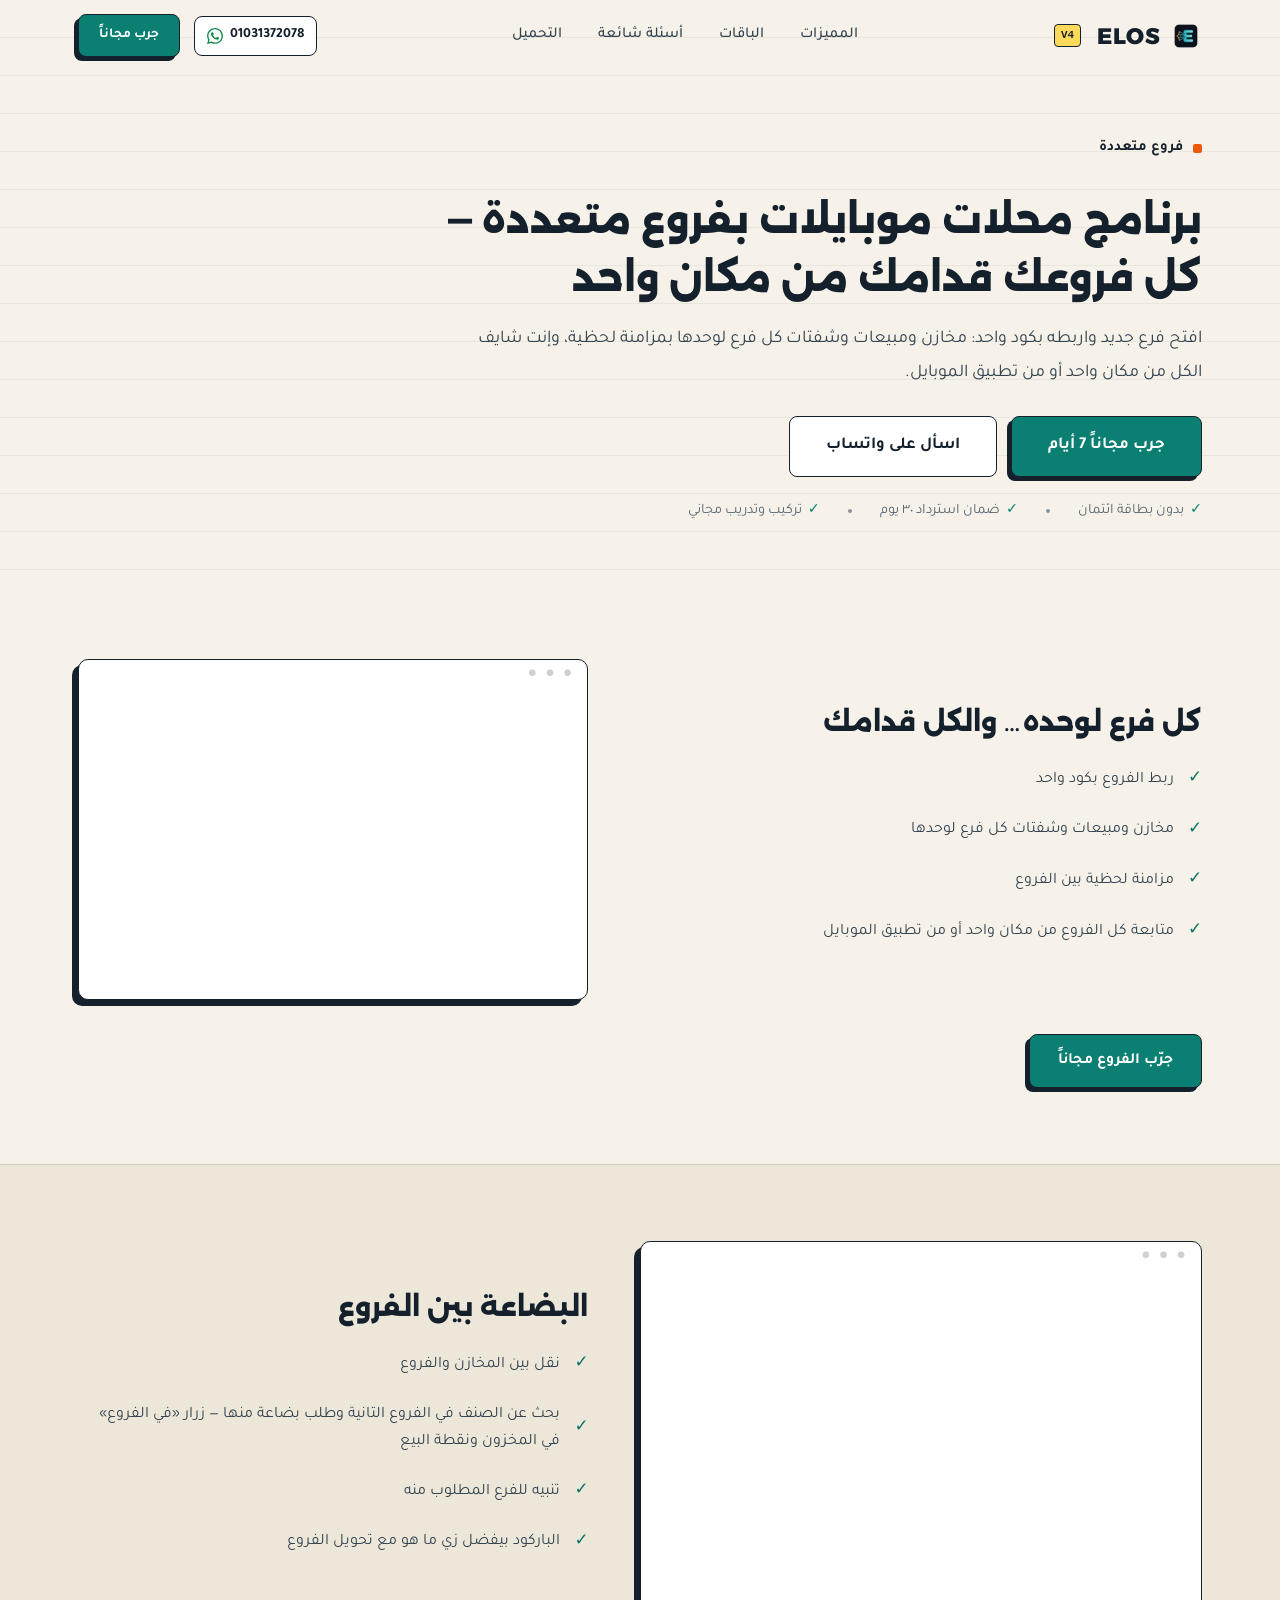
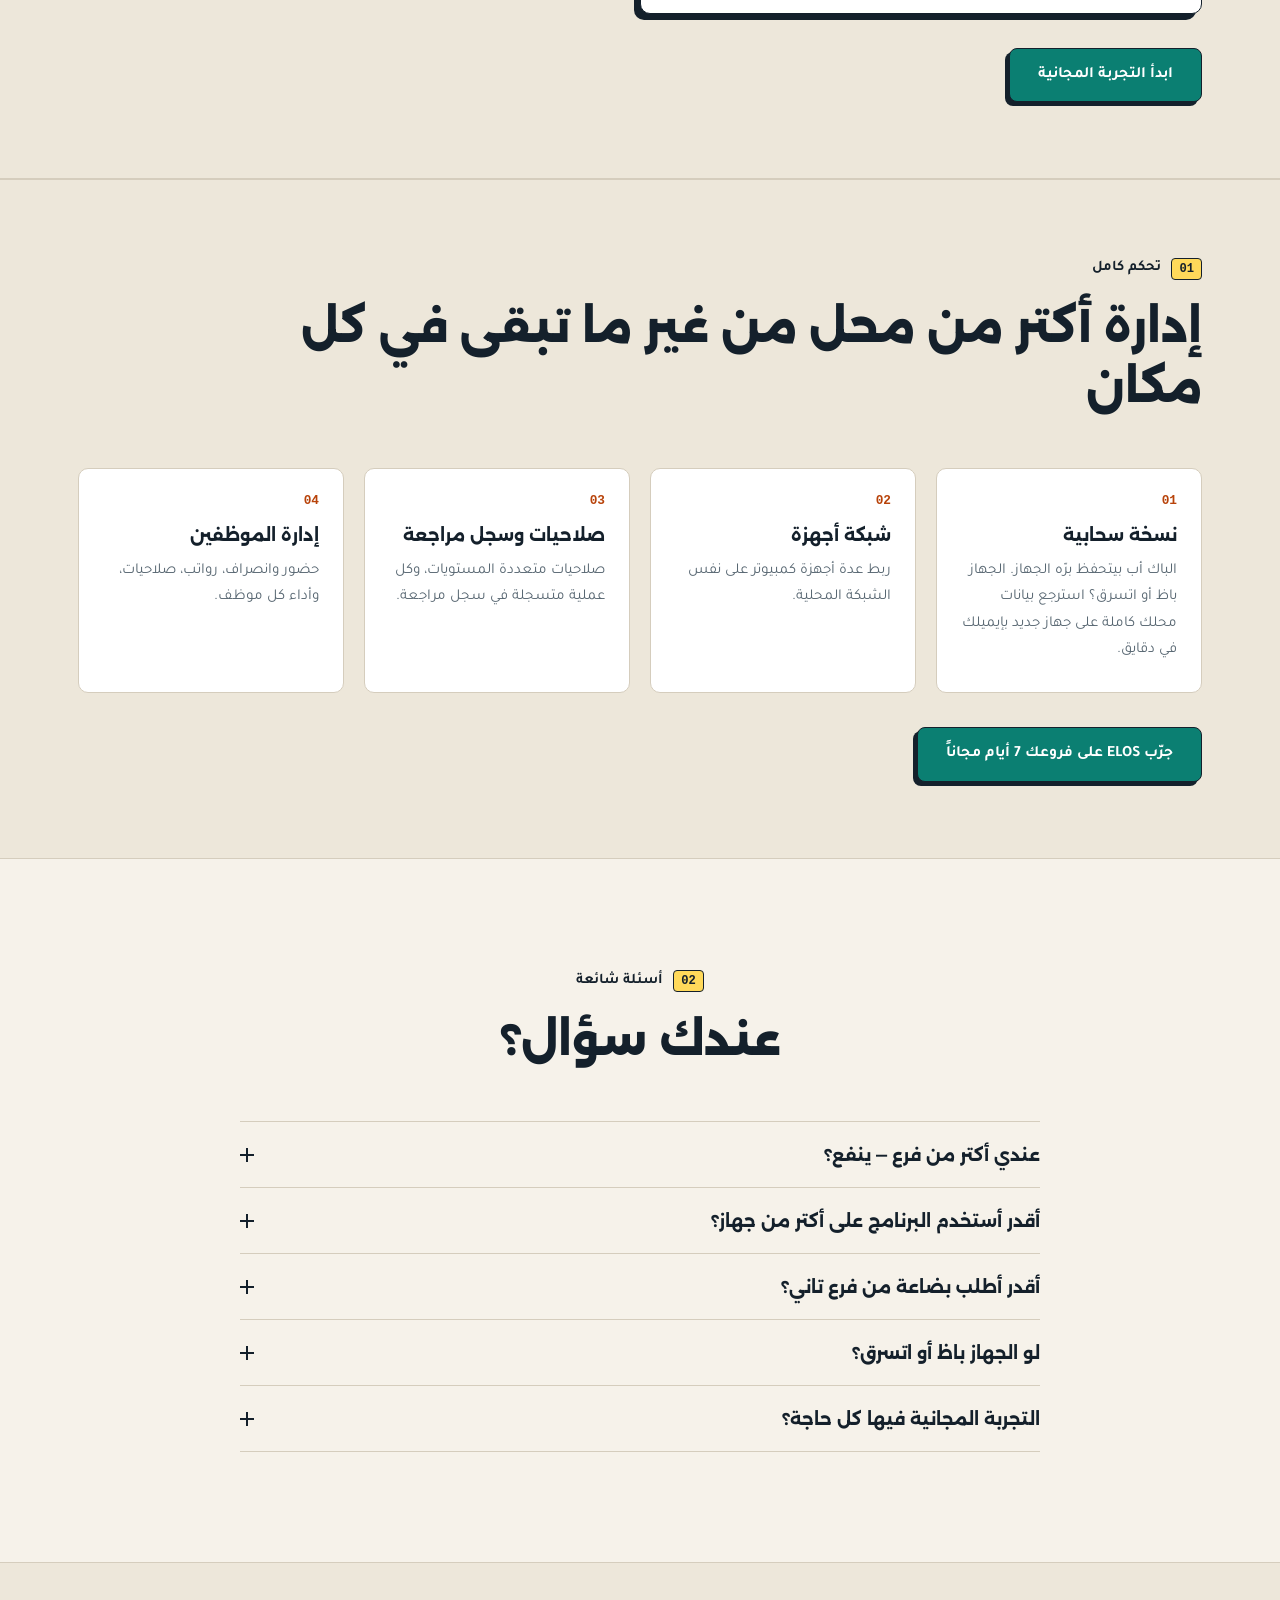
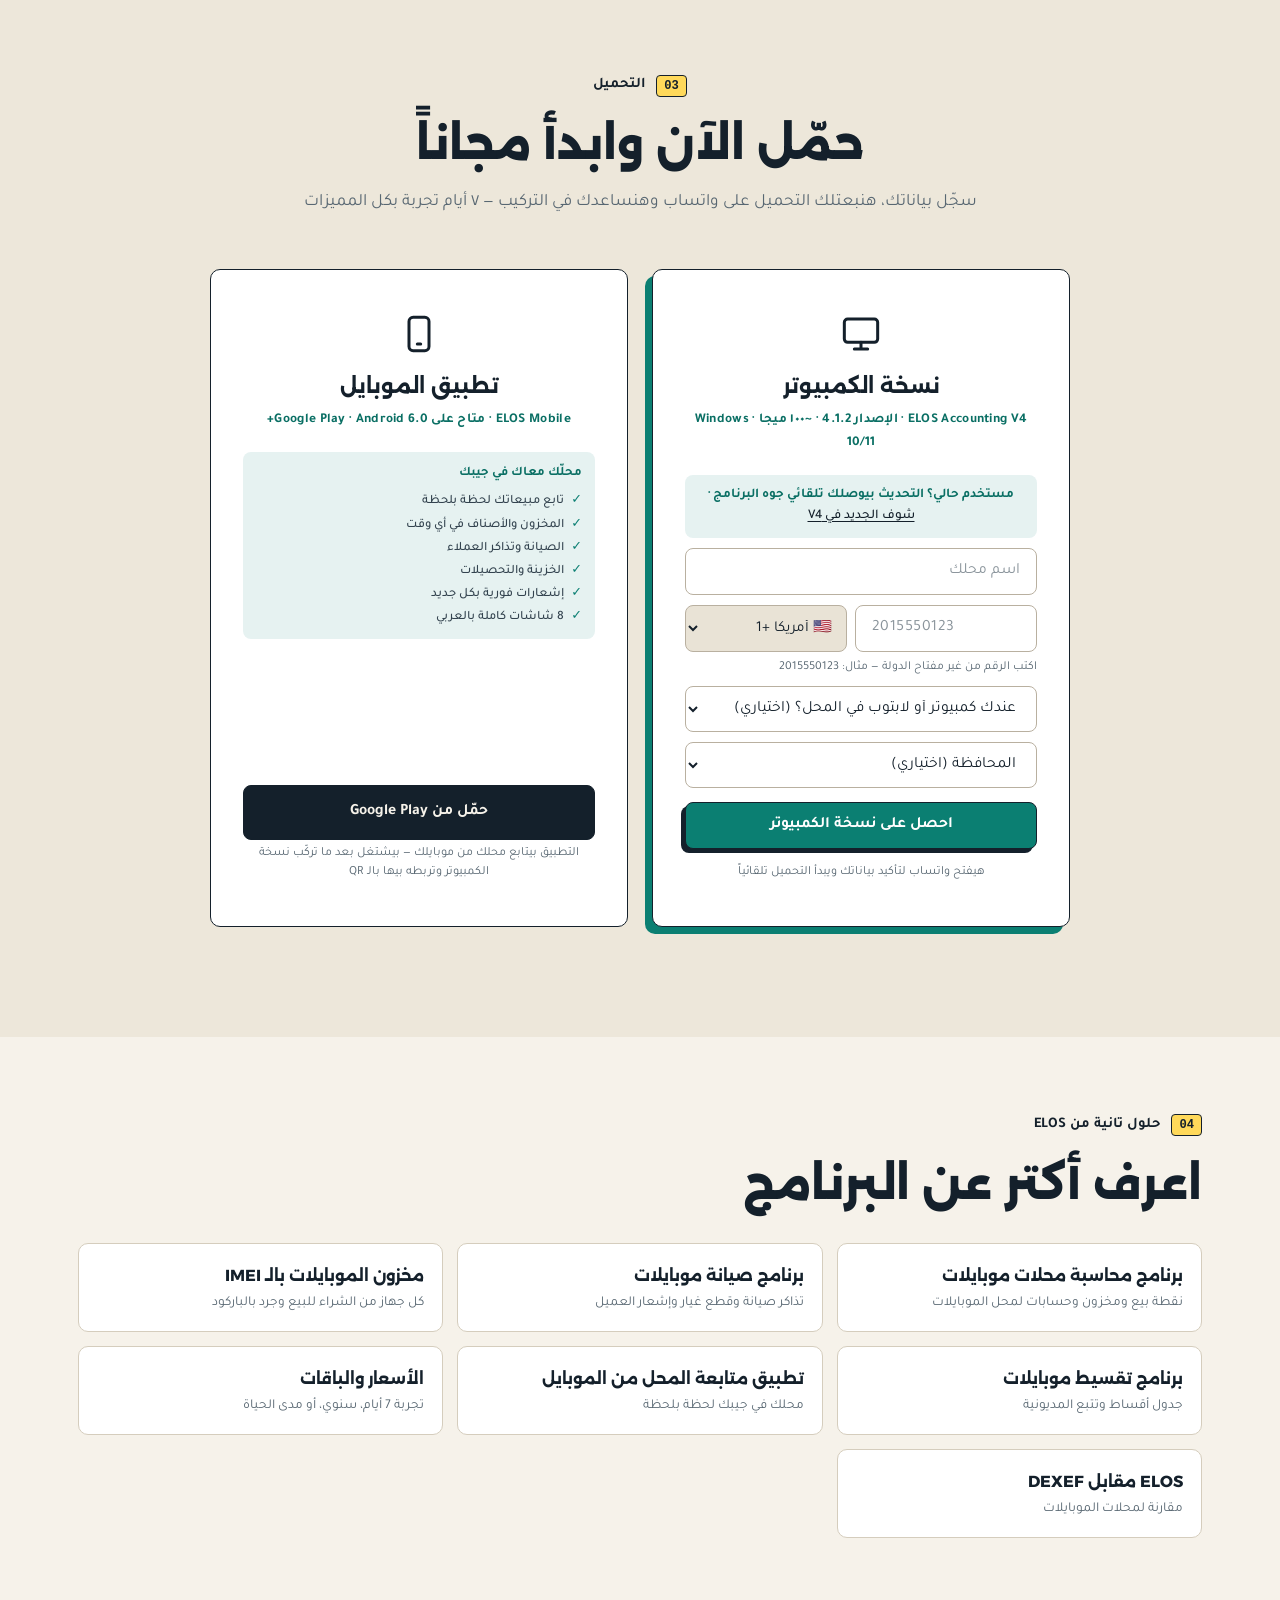
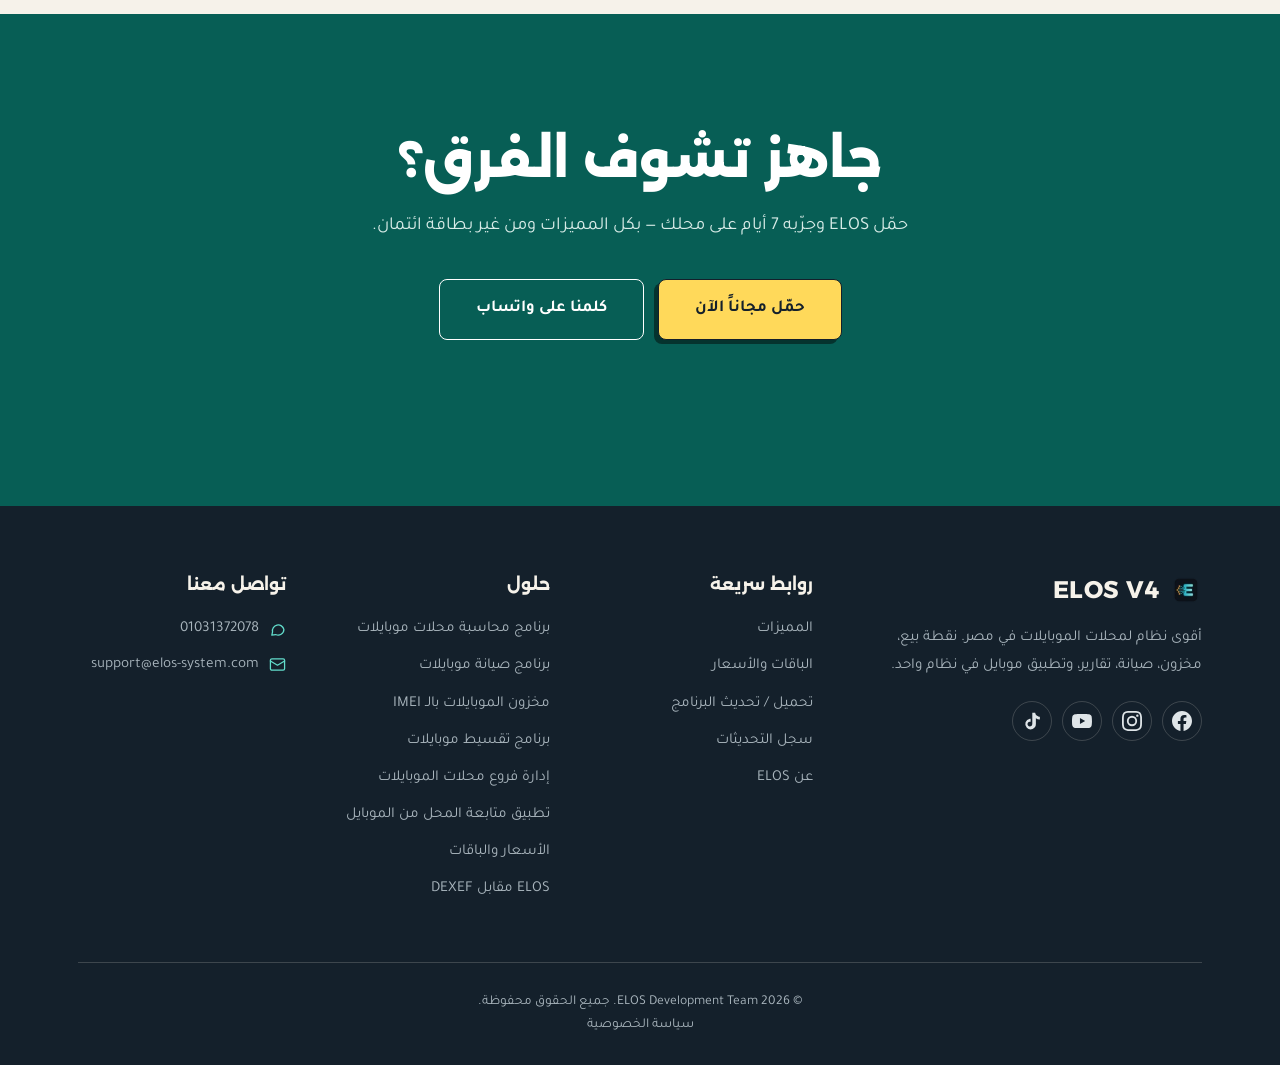
<file: برنامج-فروع-محلات-موبايلات/index.html>
<!DOCTYPE html>
<html lang="ar" dir="rtl">
<head>
  <meta charset="UTF-8">
  <meta name="viewport" content="width=device-width, initial-scale=1.0">
  <title>برنامج محلات موبايلات بفروع متعددة — ELOS | مزامنة لحظية بين الفروع</title>
  <meta name="description" content="برنامج لمحلات الموبايلات اللي ليها أكتر من فرع: ربط الفروع بكود واحد، مخازن ومبيعات وشفتات كل فرع لوحدها بمزامنة لحظية، وطلب بضاعة بين الفروع. جرّب ELOS 7 أيام مجاناً.">
  <meta name="theme-color" content="#f6f2ea">
  <link rel="canonical" href="https://elos-system.com/برنامج-فروع-محلات-موبايلات/">
  <meta property="og:title" content="برنامج محلات موبايلات بفروع متعددة — ELOS | مزامنة لحظية بين الفروع">
  <meta property="og:description" content="برنامج لمحلات الموبايلات اللي ليها أكتر من فرع: ربط الفروع بكود واحد، مخازن ومبيعات وشفتات كل فرع لوحدها بمزامنة لحظية، وطلب بضاعة بين الفروع. جرّب ELOS 7 أيام مجاناً.">
  <meta property="og:image" content="https://elos-system.com/assets/og-cover.jpg?v=2">
  <meta property="og:image:width" content="1200">
  <meta property="og:image:height" content="630">
  <meta property="og:type" content="website">
  <meta property="og:url" content="https://elos-system.com/برنامج-فروع-محلات-موبايلات/">
  <meta property="og:site_name" content="ELOS">
  <meta property="og:locale" content="ar_EG">
  <meta name="twitter:card" content="summary_large_image">
  <meta name="twitter:title" content="برنامج محلات موبايلات بفروع متعددة — ELOS | مزامنة لحظية بين الفروع">
  <meta name="twitter:description" content="برنامج لمحلات الموبايلات اللي ليها أكتر من فرع: ربط الفروع بكود واحد، مخازن ومبيعات وشفتات كل فرع لوحدها بمزامنة لحظية، وطلب بضاعة بين الفروع. جرّب ELOS 7 أيام مجاناً.">
  <meta name="twitter:image" content="https://elos-system.com/assets/og-cover.jpg?v=2">
  <link rel="icon" type="image/png" href="/assets/favicon.png">
  <link rel="apple-touch-icon" href="/assets/favicon.png">
  <link rel="preload" href="/fonts/tajawal-400-arabic.woff2" as="font" type="font/woff2" crossorigin>
  <link rel="preload" href="/fonts/alexandria-arabic.woff2" as="font" type="font/woff2" crossorigin>
  <link rel="stylesheet" href="/css/style.css">

  <!-- ════════ TRACKING ════════ -->
  <!-- Google Analytics 4 — property: elos-mobile / stream: Elos Website -->
  <script async src="https://www.googletagmanager.com/gtag/js?id=G-RLBB64DHQP"></script>
  <script>
    window.dataLayer = window.dataLayer || [];
    function gtag(){dataLayer.push(arguments);}
    gtag('js', new Date());
    gtag('config', 'G-RLBB64DHQP', { 'send_page_view': true });
  </script>

  <!-- Meta Pixel — dataset: Elos ads (under ELOS ADS account) -->
  <script>
    !function(f,b,e,v,n,t,s){if(f.fbq)return;n=f.fbq=function(){n.callMethod?
    n.callMethod.apply(n,arguments):n.queue.push(arguments)};if(!f._fbq)f._fbq=n;
    n.push=n;n.loaded=!0;n.version='2.0';n.queue=[];t=b.createElement(e);t.async=!0;
    t.src=v;s=b.getElementsByTagName(e)[0];s.parentNode.insertBefore(t,s)}(window,
    document,'script','https://connect.facebook.net/en_US/fbevents.js');
    fbq('init', '2504885989955815');
    fbq('init', '2896945414015167');
    fbq('track', 'PageView');
  </script>
  <noscript><img height="1" width="1" style="display:none"
    src="https://www.facebook.com/tr?id=2504885989955815&ev=PageView&noscript=1"/></noscript>
  <noscript><img height="1" width="1" style="display:none"
    src="https://www.facebook.com/tr?id=2896945414015167&ev=PageView&noscript=1"/></noscript>
  <!-- ════════ /TRACKING ════════ -->
  <script type="application/ld+json">
{
  "@context": "https://schema.org",
  "@type": "SoftwareApplication",
  "name": "ELOS Accounting V4",
  "operatingSystem": "Windows 10, Windows 11, macOS 10.15+, Android 6.0+",
  "applicationCategory": "BusinessApplication",
  "applicationSubCategory": "برنامج محاسبة ونقطة بيع لمحلات الموبايلات",
  "description": "برنامج لمحلات الموبايلات اللي ليها أكتر من فرع: ربط الفروع بكود واحد، مخازن ومبيعات وشفتات كل فرع لوحدها بمزامنة لحظية، وطلب بضاعة بين الفروع. جرّب ELOS 7 أيام مجاناً.",
  "url": "https://elos-system.com/برنامج-فروع-محلات-موبايلات/",
  "image": "https://elos-system.com/assets/og-cover.jpg?v=2",
  "inLanguage": "ar",
  "offers": [
    {
      "@type": "Offer",
      "price": "0",
      "priceCurrency": "EGP",
      "name": "تجربة مجانية 7 أيام"
    },
    {
      "@type": "Offer",
      "price": "2600",
      "priceCurrency": "EGP",
      "name": "اشتراك سنوي"
    },
    {
      "@type": "Offer",
      "price": "4000",
      "priceCurrency": "EGP",
      "name": "مدى الحياة"
    }
  ],
  "publisher": {
    "@type": "Organization",
    "name": "ELOS",
    "url": "https://elos-system.com/"
  }
}
  </script>
  <script type="application/ld+json">
{
  "@context": "https://schema.org",
  "@type": "FAQPage",
  "mainEntity": [
    {
      "@type": "Question",
      "name": "عندي أكتر من فرع — ينفع؟",
      "acceptedAnswer": {
        "@type": "Answer",
        "text": "أيوا. من V4 تقدر تربط الفروع بكود واحد: مخازن ومبيعات وشفتات كل فرع لوحدها، وإنت شايف الكل من مكان واحد أو من تطبيق الموبايل. وكل فرع محتاج ترخيص خاص بيه."
      }
    },
    {
      "@type": "Question",
      "name": "أقدر أستخدم البرنامج على أكتر من جهاز؟",
      "acceptedAnswer": {
        "@type": "Answer",
        "text": "أيوا — تقدر تربط عدة أجهزة كمبيوتر على نفس الشبكة المحلية. وكمان تربط حتى 3 موبايلات على نفس الحساب."
      }
    },
    {
      "@type": "Question",
      "name": "أقدر أطلب بضاعة من فرع تاني؟",
      "acceptedAnswer": {
        "@type": "Answer",
        "text": "أيوه — من زرار «في الفروع» في المخزون ونقطة البيع تدوّر على الصنف في الفروع التانية وتطلبه، والفرع المطلوب منه بيوصله تنبيه."
      }
    },
    {
      "@type": "Question",
      "name": "لو الجهاز باظ أو اتسرق؟",
      "acceptedAnswer": {
        "@type": "Answer",
        "text": "النسخة السحابية بتحفظ الباك أب برّه الجهاز، وتسترجع بيانات محلك كاملة على جهاز جديد بإيميلك في دقايق."
      }
    },
    {
      "@type": "Question",
      "name": "التجربة المجانية فيها كل حاجة؟",
      "acceptedAnswer": {
        "@type": "Answer",
        "text": "أيوا، 7 أيام بكل المميزات بدون بطاقة ائتمان. وبنركّب معاك ونعلّم الموظفين مجاناً، ولو عندك بيانات في برنامج قديم بننقلها لك."
      }
    }
  ]
}
  </script>
</head>
<body>
  <div class="mobile-overlay"></div>
  <nav class="navbar scrolled">
    <div class="container">
      <a href="/" class="nav-logo"><img src="/assets/logo-64.webp" alt="ELOS" class="nav-logo-icon" width="32" height="32"> ELOS <span>V4</span></a>
      <ul class="nav-links">
        <li><a href="/#features">المميزات</a></li>
        <li><a href="/الأسعار/">الباقات</a></li>
        <li><a href="#faq">أسئلة شائعة</a></li>
        <li><a href="#download">التحميل</a></li>
      </ul>
      <div class="nav-actions">
        <a href="https://wa.me/201031372078?text=%D9%85%D8%B1%D8%AD%D8%A8%D8%A7%D9%8B%D8%8C%20%D8%B9%D9%86%D8%AF%D9%8A%20%D8%A3%D9%83%D8%AA%D8%B1%20%D9%85%D9%86%20%D9%81%D8%B1%D8%B9%20%D9%88%D8%B9%D8%A7%D9%8A%D8%B2%20%D8%A3%D8%B3%D8%A3%D9%84%20%D8%B9%D9%86%20ELOS" data-wa-msg="مرحباً، عندي أكتر من فرع وعايز أسأل عن ELOS" target="_blank" rel="noopener noreferrer" class="nav-phone" data-track="nav-whatsapp" aria-label="واتساب">
          <svg viewBox="0 0 24 24" width="16" height="16" fill="currentColor"><path d="M17.472 14.382c-.297-.149-1.758-.867-2.03-.967-.273-.099-.471-.148-.67.15-.197.297-.767.966-.94 1.164-.173.199-.347.223-.644.075-.297-.15-1.255-.463-2.39-1.475-.883-.788-1.48-1.761-1.653-2.059-.173-.297-.018-.458.13-.606.134-.133.298-.347.446-.52.149-.174.198-.298.298-.497.099-.198.05-.371-.025-.52-.075-.149-.669-1.612-.916-2.207-.242-.579-.487-.5-.669-.51-.173-.008-.371-.01-.57-.01-.198 0-.52.074-.792.372-.272.297-1.04 1.016-1.04 2.479 0 1.462 1.065 2.875 1.213 3.074.149.198 2.096 3.2 5.077 4.487.709.306 1.262.489 1.694.625.712.227 1.36.195 1.871.118.571-.085 1.758-.719 2.006-1.413.248-.694.248-1.289.173-1.413-.074-.124-.272-.198-.57-.347m-5.421 7.403h-.004a9.87 9.87 0 01-5.031-1.378l-.361-.214-3.741.982.998-3.648-.235-.374a9.86 9.86 0 01-1.51-5.26c.001-5.45 4.436-9.884 9.888-9.884 2.64 0 5.122 1.03 6.988 2.898a9.825 9.825 0 012.893 6.994c-.003 5.45-4.437 9.884-9.885 9.884m8.413-18.297A11.815 11.815 0 0012.05 0C5.495 0 .16 5.335.157 11.892c0 2.096.547 4.142 1.588 5.945L.057 24l6.305-1.654a11.882 11.882 0 005.683 1.448h.005c6.554 0 11.89-5.335 11.893-11.893a11.821 11.821 0 00-3.48-8.413z"/></svg>
          <span>01031372078</span>
        </a>
        <a href="#download" class="btn btn-primary btn-sm nav-cta" data-track="nav-cta">جرب مجاناً</a>
      </div>
      <button class="menu-toggle" aria-label="القائمة"><span></span><span></span><span></span></button>
    </div>
  </nav>

  <section class="lp-hero hero">
    <div class="container">
      <span class="section-badge">فروع متعددة</span>
      <h1>برنامج محلات موبايلات بفروع متعددة — كل فروعك قدامك من مكان واحد</h1>
      <p class="lp-sub">افتح فرع جديد واربطه بكود واحد: مخازن ومبيعات وشفتات كل فرع لوحدها بمزامنة لحظية، وإنت شايف الكل من مكان واحد أو من تطبيق الموبايل.</p>
      <div class="hero-buttons">
        <a href="#download" class="btn btn-primary btn-lg" data-track="fp-branches-hero-cta">جرب مجاناً 7 أيام</a>
        <a href="https://wa.me/201031372078?text=%D9%85%D8%B1%D8%AD%D8%A8%D8%A7%D9%8B%D8%8C%20%D8%B9%D9%86%D8%AF%D9%8A%20%D8%A3%D9%83%D8%AA%D8%B1%20%D9%85%D9%86%20%D9%81%D8%B1%D8%B9%20%D9%88%D8%B9%D8%A7%D9%8A%D8%B2%20%D8%A3%D8%B3%D8%A3%D9%84%20%D8%B9%D9%86%20ELOS" data-wa-msg="مرحباً، عندي أكتر من فرع وعايز أسأل عن ELOS" target="_blank" rel="noopener noreferrer" class="btn btn-ghost btn-lg" data-track="fp-branches-hero-whatsapp">اسأل على واتساب</a>
      </div>
      <div class="hero-trust">
        <span><span class="check">✓</span> بدون بطاقة ائتمان</span><span class="dot"></span>
        <span><span class="check">✓</span> ضمان استرداد ٣٠ يوم</span><span class="dot"></span>
        <span><span class="check">✓</span> تركيب وتدريب مجاني</span>
      </div>
    </div>
  </section>

  <section class="lp-section">
    <div class="container">
      <div class="lp-two fade-up">
        <div>
          <h2>كل فرع لوحده… والكل قدامك</h2>
          <ul class="app-features-list"><li><span class="check-icon">✓</span> ربط الفروع بكود واحد</li><li><span class="check-icon">✓</span> مخازن ومبيعات وشفتات كل فرع لوحدها</li><li><span class="check-icon">✓</span> مزامنة لحظية بين الفروع</li><li><span class="check-icon">✓</span> متابعة كل الفروع من مكان واحد أو من تطبيق الموبايل</li></ul>
        </div>
        <div><div class="desktop-gallery-frame"><picture><source media="(max-width: 768px)" srcset="/assets/screenshots/desktop/desktop-warehouses-m.webp" type="image/webp"><source srcset="/assets/screenshots/desktop/desktop-warehouses.webp" type="image/webp"><img width="1919" height="1028" loading="lazy" decoding="async" src="/assets/screenshots/desktop/desktop-warehouses.png" alt="شاشة المخازن في ELOS"></picture></div></div>
      </div>
      <div class="section-cta"><a href="#download" class="btn btn-primary" data-track="fp-branches-cta-sync">جرّب الفروع مجاناً</a></div>
    </div>
  </section>

  <section class="lp-section lp-section--alt">
    <div class="container">
      <div class="lp-two fade-up">
        <div><div class="desktop-gallery-frame"><picture><source media="(max-width: 768px)" srcset="/assets/screenshots/desktop/desktop-inventory-m.webp" type="image/webp"><source srcset="/assets/screenshots/desktop/desktop-inventory.webp" type="image/webp"><img width="1919" height="1028" loading="lazy" decoding="async" src="/assets/screenshots/desktop/desktop-inventory.png" alt="شاشة مخزون الأجهزة بالـ IMEI في ELOS"></picture></div></div>
        <div>
          <h2>البضاعة بين الفروع</h2>
          <ul class="app-features-list"><li><span class="check-icon">✓</span> نقل بين المخازن والفروع</li><li><span class="check-icon">✓</span> بحث عن الصنف في الفروع التانية وطلب بضاعة منها — زرار «في الفروع» في المخزون ونقطة البيع</li><li><span class="check-icon">✓</span> تنبيه للفرع المطلوب منه</li><li><span class="check-icon">✓</span> الباركود بيفضل زي ما هو مع تحويل الفروع</li></ul>
        </div>
      </div>
      <div class="section-cta"><a href="#download" class="btn btn-primary" data-track="fp-branches-cta-transfer">ابدأ التجربة المجانية</a></div>
    </div>
  </section>

  <section class="problems lp-section">
    <div class="container">
      <div class="section-header fade-up">
        <span class="section-badge">تحكم كامل</span>
        <h2>إدارة أكتر من محل من غير ما تبقى في كل مكان</h2>
      </div>
      <div class="problems-grid stagger-children">
        <div class="problem-card fade-up">
          <h3>نسخة سحابية</h3>
          <p>الباك أب بيتحفظ برّه الجهاز. الجهاز باظ أو اتسرق؟ استرجع بيانات محلك كاملة على جهاز جديد بإيميلك في دقايق.</p>
        </div>
        <div class="problem-card fade-up">
          <h3>شبكة أجهزة</h3>
          <p>ربط عدة أجهزة كمبيوتر على نفس الشبكة المحلية.</p>
        </div>
        <div class="problem-card fade-up">
          <h3>صلاحيات وسجل مراجعة</h3>
          <p>صلاحيات متعددة المستويات، وكل عملية متسجلة في سجل مراجعة.</p>
        </div>
        <div class="problem-card fade-up">
          <h3>إدارة الموظفين</h3>
          <p>حضور وانصراف، رواتب، صلاحيات، وأداء كل موظف.</p>
        </div>
      </div>
      <div class="section-cta"><a href="#download" class="btn btn-primary" data-track="fp-branches-cta-control">جرّب ELOS على فروعك 7 أيام مجاناً</a></div>
    </div>
  </section>

  <section class="faq" id="faq">
    <div class="container">
      <div class="section-header fade-up">
        <span class="section-badge">أسئلة شائعة</span>
        <h2>عندك سؤال؟</h2>
      </div>
      <div class="faq-list fade-up">
        <div class="faq-item">
          <button class="faq-question">عندي أكتر من فرع — ينفع؟<span class="faq-arrow">▼</span></button>
          <div class="faq-answer"><p>أيوا. من V4 تقدر تربط الفروع بكود واحد: مخازن ومبيعات وشفتات كل فرع لوحدها، وإنت شايف الكل من مكان واحد أو من تطبيق الموبايل. وكل فرع محتاج ترخيص خاص بيه.</p></div>
        </div>
        <div class="faq-item">
          <button class="faq-question">أقدر أستخدم البرنامج على أكتر من جهاز؟<span class="faq-arrow">▼</span></button>
          <div class="faq-answer"><p>أيوا — تقدر تربط عدة أجهزة كمبيوتر على نفس الشبكة المحلية. وكمان تربط حتى 3 موبايلات على نفس الحساب.</p></div>
        </div>
        <div class="faq-item">
          <button class="faq-question">أقدر أطلب بضاعة من فرع تاني؟<span class="faq-arrow">▼</span></button>
          <div class="faq-answer"><p>أيوه — من زرار «في الفروع» في المخزون ونقطة البيع تدوّر على الصنف في الفروع التانية وتطلبه، والفرع المطلوب منه بيوصله تنبيه.</p></div>
        </div>
        <div class="faq-item">
          <button class="faq-question">لو الجهاز باظ أو اتسرق؟<span class="faq-arrow">▼</span></button>
          <div class="faq-answer"><p>النسخة السحابية بتحفظ الباك أب برّه الجهاز، وتسترجع بيانات محلك كاملة على جهاز جديد بإيميلك في دقايق.</p></div>
        </div>
        <div class="faq-item">
          <button class="faq-question">التجربة المجانية فيها كل حاجة؟<span class="faq-arrow">▼</span></button>
          <div class="faq-answer"><p>أيوا، 7 أيام بكل المميزات بدون بطاقة ائتمان. وبنركّب معاك ونعلّم الموظفين مجاناً، ولو عندك بيانات في برنامج قديم بننقلها لك.</p></div>
        </div>
      </div>
    </div>
  </section>
  <section class="download" id="download">
    <div class="container">
      <div class="section-header fade-up">
        <span class="section-badge">التحميل</span>
        <h2>حمّل الآن وابدأ مجاناً</h2>
        <p>سجّل بياناتك، هنبعتلك التحميل على واتساب وهنساعدك في التركيب — ٧ أيام تجربة بكل المميزات</p>
      </div>
      <div class="download-grid">

        <!-- Desktop Lead Form -->
        <div class="download-card download-card--desktop fade-up">
          <span class="download-icon"><svg viewBox="0 0 24 24" fill="none" stroke="currentColor" stroke-width="1.8" stroke-linecap="round" stroke-linejoin="round" aria-hidden="true"><rect x="2" y="3" width="20" height="14" rx="2"/><path d="M8 21h8M12 17v4"/></svg></span>
          <h3>نسخة الكمبيوتر</h3>
          <div class="download-version">ELOS Accounting V4 · الإصدار <span data-app-version>4.0</span> · ~١٠٠ ميجا · Windows 10/11</div>
          <div class="download-changelog download-changelog--compact">
            <small>مستخدم حالي؟ التحديث بيوصلك تلقائي جوه البرنامج · <a href="/#whatsnew" data-track="download-whatsnew">شوف الجديد في V4</a></small>
          </div>
          <form data-lead-form data-platform="desktop"
                data-download-url="https://elos-downloads.ossama3abss.workers.dev/latest/windows"
                class="lead-form">
            <div class="lead-fields">
              <input type="text" name="shop_name" placeholder="اسم محلك" required autocomplete="organization" aria-label="اسم محلك">
              <div class="phone-field">
                <select name="cc" class="cc-select" aria-label="مفتاح الدولة" title="مفتاح الدولة">
                  <option value="EG">🇪🇬 مصر +20</option>
                </select>
                <input type="tel" name="phone" placeholder="01012345678" required inputmode="tel" autocomplete="tel-national" aria-label="رقم واتساب" maxlength="20">
              </div>
              <small class="phone-hint">اكتب الرقم من غير مفتاح الدولة — مثال: 01012345678</small>
              <select name="has_pc" class="lead-select" aria-label="عندك كمبيوتر أو لابتوب في المحل؟">
                <option value="">عندك كمبيوتر أو لابتوب في المحل؟ (اختياري)</option>
                <option value="yes">أيوه عندي</option>
                <option value="no">لسه — هجيب</option>
              </select>
              <select name="gov" class="lead-select" aria-label="المحافظة">
                <option value="">المحافظة (اختياري)</option>
                <option>القاهرة</option>
                <option>الجيزة</option>
                <option>الإسكندرية</option>
                <option>القليوبية</option>
                <option>الدقهلية</option>
                <option>الشرقية</option>
                <option>الغربية</option>
                <option>المنوفية</option>
                <option>البحيرة</option>
                <option>كفر الشيخ</option>
                <option>دمياط</option>
                <option>بورسعيد</option>
                <option>الإسماعيلية</option>
                <option>السويس</option>
                <option>الفيوم</option>
                <option>بني سويف</option>
                <option>المنيا</option>
                <option>أسيوط</option>
                <option>سوهاج</option>
                <option>قنا</option>
                <option>الأقصر</option>
                <option>أسوان</option>
                <option>البحر الأحمر</option>
                <option>الوادي الجديد</option>
                <option>مطروح</option>
                <option>شمال سيناء</option>
                <option>جنوب سيناء</option>
                <option>خارج مصر</option>
              </select>
              <input type="text" name="website" class="hp-field" tabindex="-1" autocomplete="off" aria-hidden="true">
              <small class="lead-error" role="alert" hidden></small>
              <button type="submit" class="btn btn-primary" data-track="lead-desktop">احصل على نسخة الكمبيوتر</button>
              <small class="lead-note">هيفتح واتساب لتأكيد بياناتك ويبدأ التحميل تلقائياً</small>
            </div>
            <div class="lead-success" style="display:none;">
              <div class="lead-success-icon">✓</div>
              <h4>تمام! بدأ التحميل</h4>
              <p>هنرد عليك على واتساب خلال دقايق لمساعدتك في التركيب.</p>
            </div>
          </form>
        </div>

        <!-- Mobile App — Direct to Google Play -->
        <div class="download-card download-card--mobile fade-up">
          <span class="download-icon"><svg viewBox="0 0 24 24" fill="none" stroke="currentColor" stroke-width="1.8" stroke-linecap="round" stroke-linejoin="round" aria-hidden="true"><rect x="6" y="2" width="12" height="20" rx="2.5"/><path d="M11 18h2"/></svg></span>
          <h3>تطبيق الموبايل</h3>
          <div class="download-version">ELOS Mobile · متاح على Google Play · Android 6.0+</div>
          <div class="download-changelog">
            <span class="changelog-title">محلّك معاك في جيبك</span>
            <ul>
              <li>تابع مبيعاتك لحظة بلحظة</li>
              <li>المخزون والأصناف في أي وقت</li>
              <li>الصيانة وتذاكر العملاء</li>
              <li>الخزينة والتحصيلات</li>
              <li>إشعارات فورية بكل جديد</li>
              <li>8 شاشات كاملة بالعربي</li>
            </ul>
          </div>
          <a href="https://play.google.com/store/apps/details?id=com.elos.accounting"
             target="_blank" rel="noopener"
             class="btn btn-green"
             data-track="play-store-mobile">حمّل من Google Play</a>
          <small class="lead-note">التطبيق بيتابع محلك من موبايلك — بيشتغل بعد ما تركّب نسخة الكمبيوتر وتربطه بيها بالـ QR</small>
        </div>

      </div>
    </div>
  </section>
  <section class="lp-section lp-related">
    <div class="container">
      <div class="section-header"><span class="section-badge">حلول تانية من ELOS</span><h2>اعرف أكتر عن البرنامج</h2></div>
      <div class="lp-related-grid">
        <a class="lp-related-card" href="/برنامج-محاسبة-محلات-موبايلات/"><b>برنامج محاسبة محلات موبايلات</b><span>نقطة بيع ومخزون وحسابات لمحل الموبايلات</span></a>
        <a class="lp-related-card" href="/برنامج-صيانة-موبايلات/"><b>برنامج صيانة موبايلات</b><span>تذاكر صيانة وقطع غيار وإشعار العميل</span></a>
        <a class="lp-related-card" href="/برنامج-مخازن-موبايلات-IMEI/"><b>مخزون الموبايلات بالـ IMEI</b><span>كل جهاز من الشراء للبيع وجرد بالباركود</span></a>
        <a class="lp-related-card" href="/برنامج-تقسيط-موبايلات/"><b>برنامج تقسيط موبايلات</b><span>جدول أقساط وتتبع المديونية</span></a>
        <a class="lp-related-card" href="/تطبيق-متابعة-محل-الموبايلات/"><b>تطبيق متابعة المحل من الموبايل</b><span>محلك في جيبك لحظة بلحظة</span></a>
        <a class="lp-related-card" href="/الأسعار/"><b>الأسعار والباقات</b><span>تجربة 7 أيام، سنوي، أو مدى الحياة</span></a>
        <a class="lp-related-card" href="/elos-vs-dexef/"><b>ELOS مقابل DEXEF</b><span>مقارنة لمحلات الموبايلات</span></a>
      </div>
    </div>
  </section>

  <section class="final-cta">
    <div class="container fade-up">
      <h2>جاهز تشوف الفرق؟</h2>
      <p>حمّل ELOS وجرّبه 7 أيام على محلك — بكل المميزات ومن غير بطاقة ائتمان.</p>
      <div class="hero-buttons">
        <a href="#download" class="btn btn-primary btn-lg" data-track="fp-branches-final-cta">حمّل مجاناً الآن</a>
        <a href="https://wa.me/201031372078?text=%D9%85%D8%B1%D8%AD%D8%A8%D8%A7%D9%8B%D8%8C%20%D8%B9%D9%86%D8%AF%D9%8A%20%D8%A3%D9%83%D8%AA%D8%B1%20%D9%85%D9%86%20%D9%81%D8%B1%D8%B9%20%D9%88%D8%B9%D8%A7%D9%8A%D8%B2%20%D8%A3%D8%B3%D8%A3%D9%84%20%D8%B9%D9%86%20ELOS" data-wa-msg="مرحباً، عندي أكتر من فرع وعايز أسأل عن ELOS" target="_blank" rel="noopener noreferrer" class="btn btn-secondary btn-lg" data-track="fp-branches-final-whatsapp">كلمنا على واتساب</a>
      </div>
    </div>
  </section>

  <footer class="footer">
    <div class="container">
      <div class="footer-grid">
        <div class="footer-brand">
          <div class="footer-logo">
            <img src="/assets/logo-64.webp" alt="ELOS" class="footer-logo-icon" width="32" height="32">
            ELOS V4
          </div>
          <p>أقوى نظام لمحلات الموبايلات في مصر. نقطة بيع، مخزون، صيانة، تقارير، وتطبيق موبايل في نظام واحد.</p>
          <div class="footer-social" aria-label="حسابات التواصل الاجتماعي">
            <a href="https://www.facebook.com/ElOsAccSystem/" target="_blank" rel="noopener" data-track="social-facebook" aria-label="فيسبوك">
              <svg viewBox="0 0 24 24" width="20" height="20" fill="currentColor"><path d="M24 12.073c0-6.627-5.373-12-12-12s-12 5.373-12 12c0 5.99 4.388 10.954 10.125 11.854v-8.385H7.078v-3.47h3.047V9.43c0-3.007 1.792-4.669 4.533-4.669 1.312 0 2.686.235 2.686.235v2.953H15.83c-1.491 0-1.956.925-1.956 1.874v2.25h3.328l-.532 3.47h-2.796v8.385C19.612 23.027 24 18.062 24 12.073z"/></svg>
            </a>
            <a href="https://www.instagram.com/elos_acc/" target="_blank" rel="noopener" data-track="social-instagram" aria-label="انستجرام">
              <svg viewBox="0 0 24 24" width="20" height="20" fill="currentColor"><path d="M12 2.163c3.204 0 3.584.012 4.85.07 3.252.148 4.771 1.691 4.919 4.919.058 1.265.069 1.645.069 4.849 0 3.205-.012 3.584-.069 4.849-.149 3.225-1.664 4.771-4.919 4.919-1.266.058-1.644.07-4.85.07-3.204 0-3.584-.012-4.849-.07-3.26-.149-4.771-1.699-4.919-4.92-.058-1.265-.07-1.644-.07-4.849 0-3.204.013-3.583.07-4.849.149-3.227 1.664-4.771 4.919-4.919 1.266-.057 1.645-.069 4.849-.069zM12 0C8.741 0 8.333.014 7.053.072 2.695.272.273 2.69.073 7.052.014 8.333 0 8.741 0 12c0 3.259.014 3.668.072 4.948.2 4.358 2.618 6.78 6.98 6.98C8.333 23.986 8.741 24 12 24c3.259 0 3.668-.014 4.948-.072 4.354-.2 6.782-2.618 6.979-6.98.059-1.28.073-1.689.073-4.948 0-3.259-.014-3.667-.072-4.947-.196-4.354-2.617-6.78-6.979-6.98C15.668.014 15.259 0 12 0zm0 5.838a6.162 6.162 0 100 12.324 6.162 6.162 0 000-12.324zM12 16a4 4 0 110-8 4 4 0 010 8zm6.406-11.845a1.44 1.44 0 100 2.881 1.44 1.44 0 000-2.881z"/></svg>
            </a>
            <a href="https://www.youtube.com/@ElOsAccSystem" target="_blank" rel="noopener" data-track="social-youtube" aria-label="يوتيوب">
              <svg viewBox="0 0 24 24" width="20" height="20" fill="currentColor"><path d="M23.498 6.186a3.016 3.016 0 0 0-2.122-2.136C19.505 3.545 12 3.545 12 3.545s-7.505 0-9.377.505A3.017 3.017 0 0 0 .502 6.186C0 8.07 0 12 0 12s0 3.93.502 5.814a3.016 3.016 0 0 0 2.122 2.136c1.871.505 9.376.505 9.376.505s7.505 0 9.377-.505a3.015 3.015 0 0 0 2.122-2.136C24 15.93 24 12 24 12s0-3.93-.502-5.814zM9.545 15.568V8.432L15.818 12l-6.273 3.568z"/></svg>
            </a>
            <a href="https://www.tiktok.com/@elos_accounting" target="_blank" rel="noopener" data-track="social-tiktok" aria-label="تيك توك">
              <svg viewBox="0 0 24 24" width="20" height="20" fill="currentColor"><path d="M19.59 6.69a4.83 4.83 0 0 1-3.77-4.25V2h-3.45v13.67a2.89 2.89 0 0 1-5.2 1.74 2.89 2.89 0 0 1 2.31-4.64 2.93 2.93 0 0 1 .88.13V9.4a6.84 6.84 0 0 0-1-.05A6.33 6.33 0 0 0 5.8 20.1a6.34 6.34 0 0 0 10.86-4.43v-7a8.16 8.16 0 0 0 4.77 1.52v-3.4a4.85 4.85 0 0 1-1.84-.1z"/></svg>
            </a>
          </div>
        </div>
        <div class="footer-col">
          <h4>روابط سريعة</h4>
          <ul>
            <li><a href="/#features">المميزات</a></li>
            <li><a href="/الأسعار/">الباقات والأسعار</a></li>
            <li><a href="/download">تحميل / تحديث البرنامج</a></li>
            <li><a href="/changelog.html">سجل التحديثات</a></li>
            <li><a href="/about.html">عن ELOS</a></li>
          </ul>
        </div>
        <div class="footer-col">
          <h4>حلول</h4>
          <ul>
            <li><a href="/برنامج-محاسبة-محلات-موبايلات/">برنامج محاسبة محلات موبايلات</a></li>
            <li><a href="/برنامج-صيانة-موبايلات/">برنامج صيانة موبايلات</a></li>
            <li><a href="/برنامج-مخازن-موبايلات-IMEI/">مخزون الموبايلات بالـ IMEI</a></li>
            <li><a href="/برنامج-تقسيط-موبايلات/">برنامج تقسيط موبايلات</a></li>
            <li><a href="/برنامج-فروع-محلات-موبايلات/">إدارة فروع محلات الموبايلات</a></li>
            <li><a href="/تطبيق-متابعة-محل-الموبايلات/">تطبيق متابعة المحل من الموبايل</a></li>
            <li><a href="/الأسعار/">الأسعار والباقات</a></li>
            <li><a href="/elos-vs-dexef/">ELOS مقابل DEXEF</a></li>
          </ul>
        </div>
        <div class="footer-col">
          <h4>تواصل معنا</h4>
          <ul class="footer-contact">
            <li><span class="contact-icon"><svg viewBox="0 0 24 24" fill="none" stroke="currentColor" stroke-width="1.8" stroke-linecap="round" stroke-linejoin="round" aria-hidden="true"><path d="M21 12a8 8 0 0 1-11.6 7.1L4 20l1-4.6A8 8 0 1 1 21 12z"/></svg></span><a href="https://wa.me/201031372078?text=%D9%85%D8%B1%D8%AD%D8%A8%D8%A7%D9%8B%D8%8C%20%D8%B9%D9%86%D8%AF%D9%8A%20%D8%B3%D8%A4%D8%A7%D9%84%20%D8%B9%D9%86%20%D8%A8%D8%B1%D9%86%D8%A7%D9%85%D8%AC%20ELOS" data-wa-msg="مرحباً، عندي سؤال عن برنامج ELOS" target="_blank" rel="noopener noreferrer" data-track="footer-whatsapp">01031372078</a></li>
            <li><span class="contact-icon"><svg viewBox="0 0 24 24" fill="none" stroke="currentColor" stroke-width="1.8" stroke-linecap="round" stroke-linejoin="round" aria-hidden="true"><rect x="2" y="4" width="20" height="16" rx="2"/><path d="m22 7-10 6L2 7"/></svg></span><a href="mailto:support@elos-system.com">support@elos-system.com</a></li>
          </ul>
        </div>
      </div>
      <div class="footer-bottom">
        <p>&copy; 2026 ELOS Development Team. جميع الحقوق محفوظة.</p>
        <p><a href="/privacy.html">سياسة الخصوصية</a></p>
      </div>
    </div>
  </footer>

  <div class="lightbox" aria-hidden="true" role="dialog" aria-label="صورة مكبّرة">
    <button class="lightbox-close" aria-label="إغلاق">×</button>
    <div class="lightbox-stage"><div class="lightbox-spinner"></div><img alt=""></div>
    <div class="lightbox-caption"></div>
  </div>

  <div class="sticky-cta" data-sticky-cta>
    <a href="#download" class="btn btn-primary" data-track="fp-branches-sticky-cta">جرّب ELOS مجاناً 7 أيام</a>
  </div>

  <div class="cookie-notice" id="cookieNotice" hidden>
    <p>بنستخدم كوكيز لتحليل استخدام الموقع. <a href="/privacy.html">اعرف أكتر</a></p>
    <button class="btn btn-primary btn-sm" id="cookieAccept">تمام</button>
  </div>

  <script src="/js/main.js"></script>
</body>
</html>
</file>
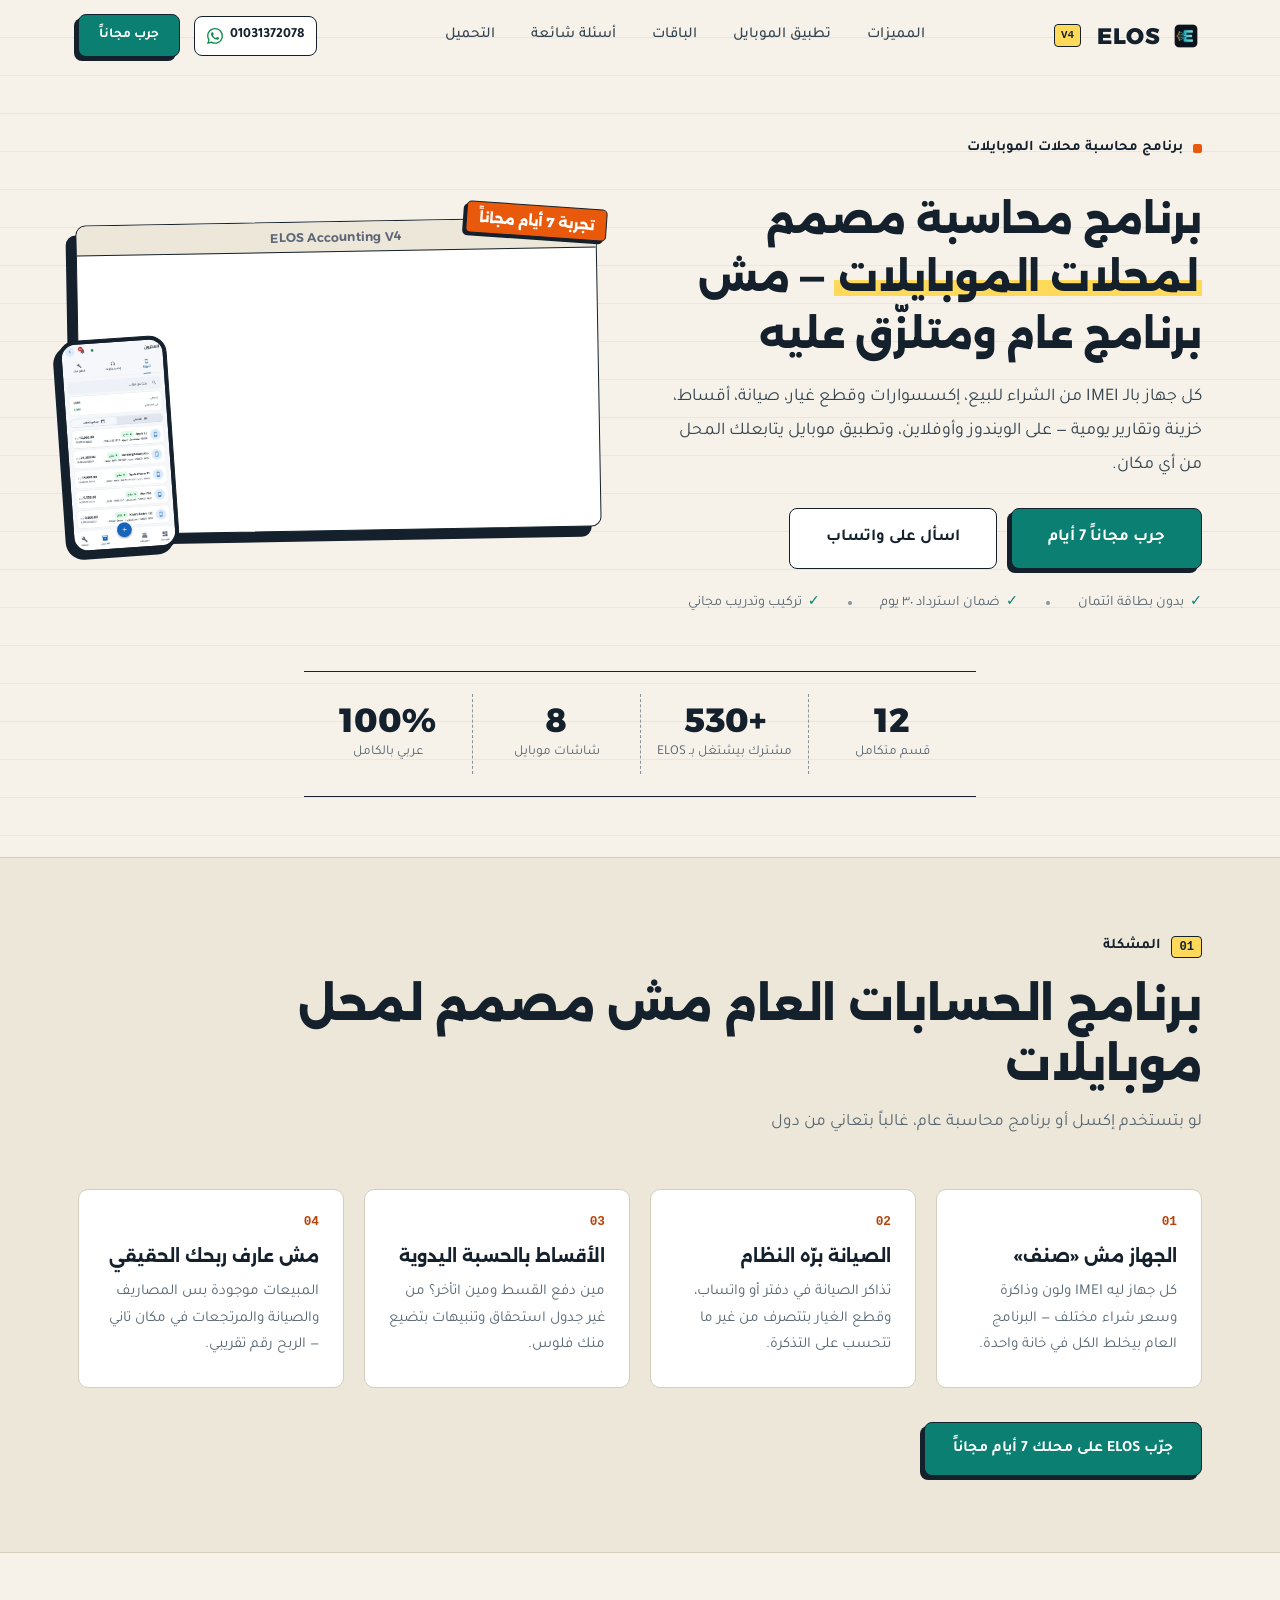
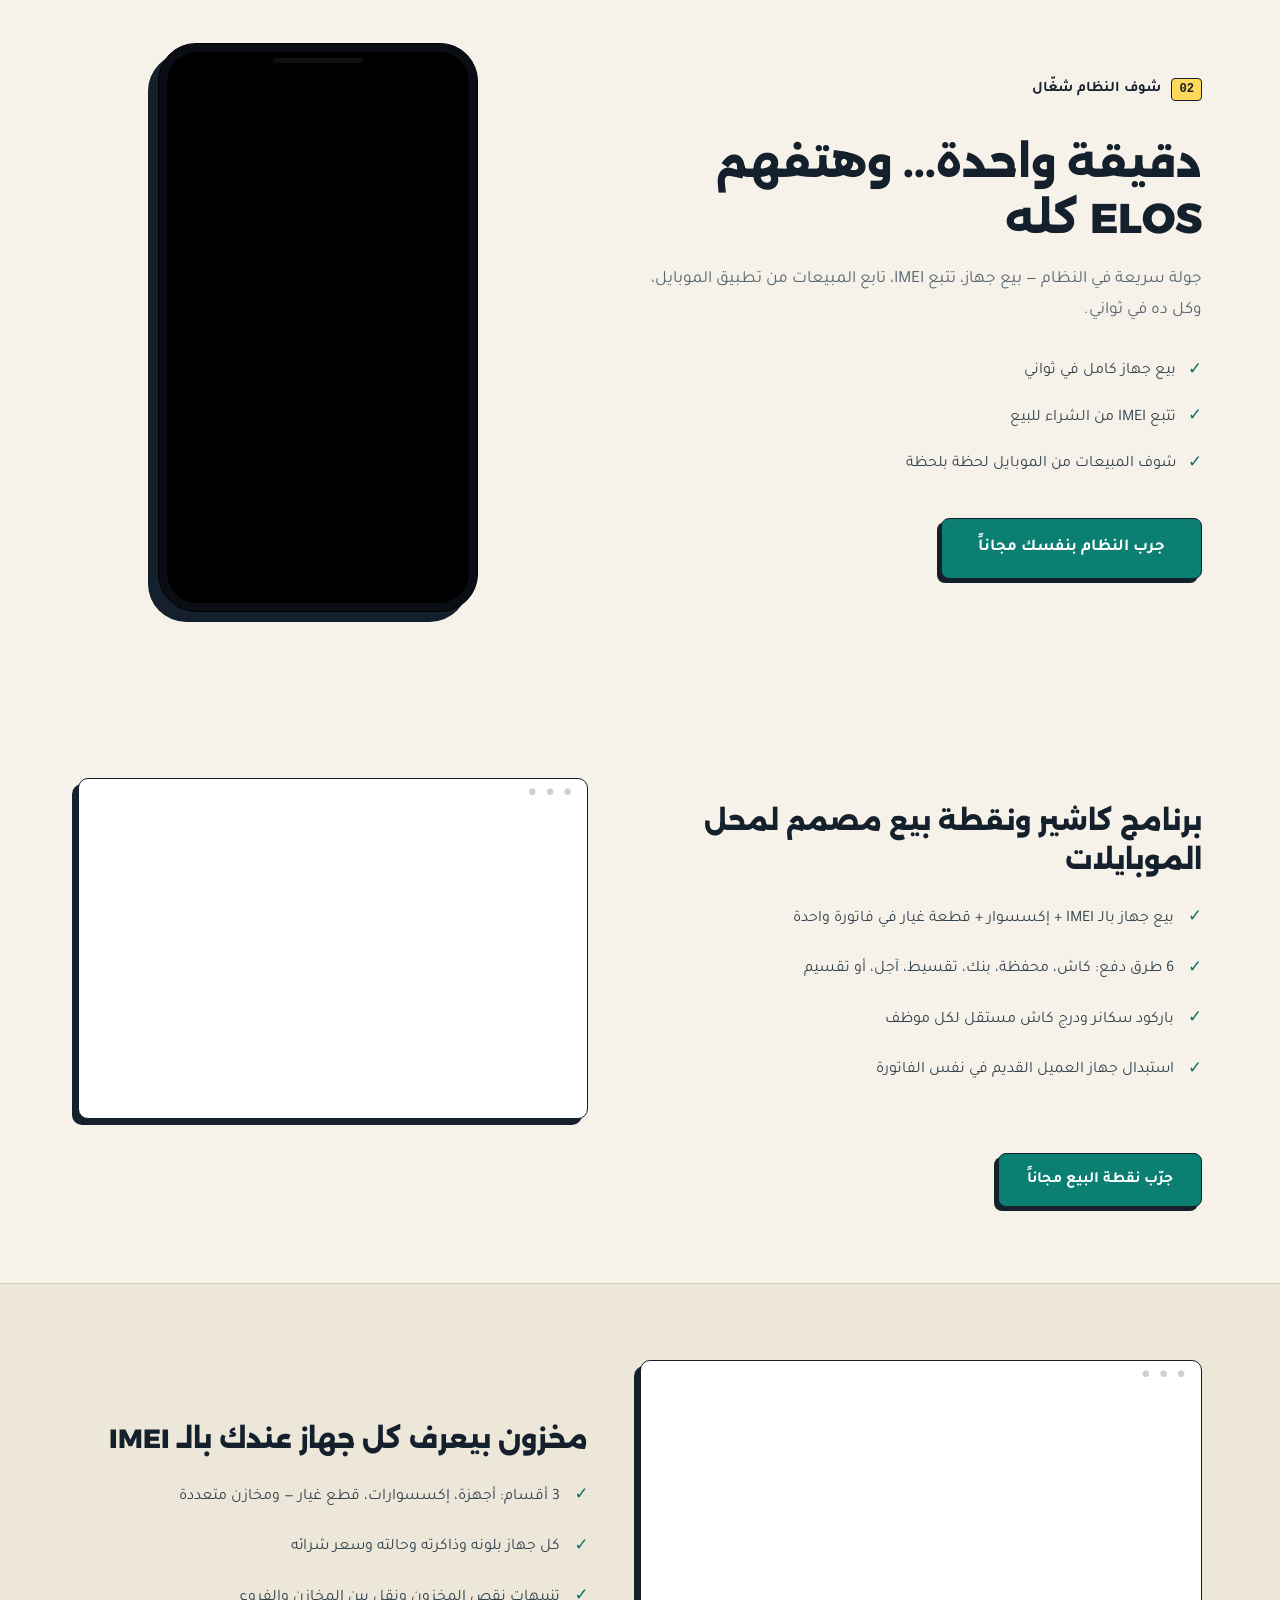
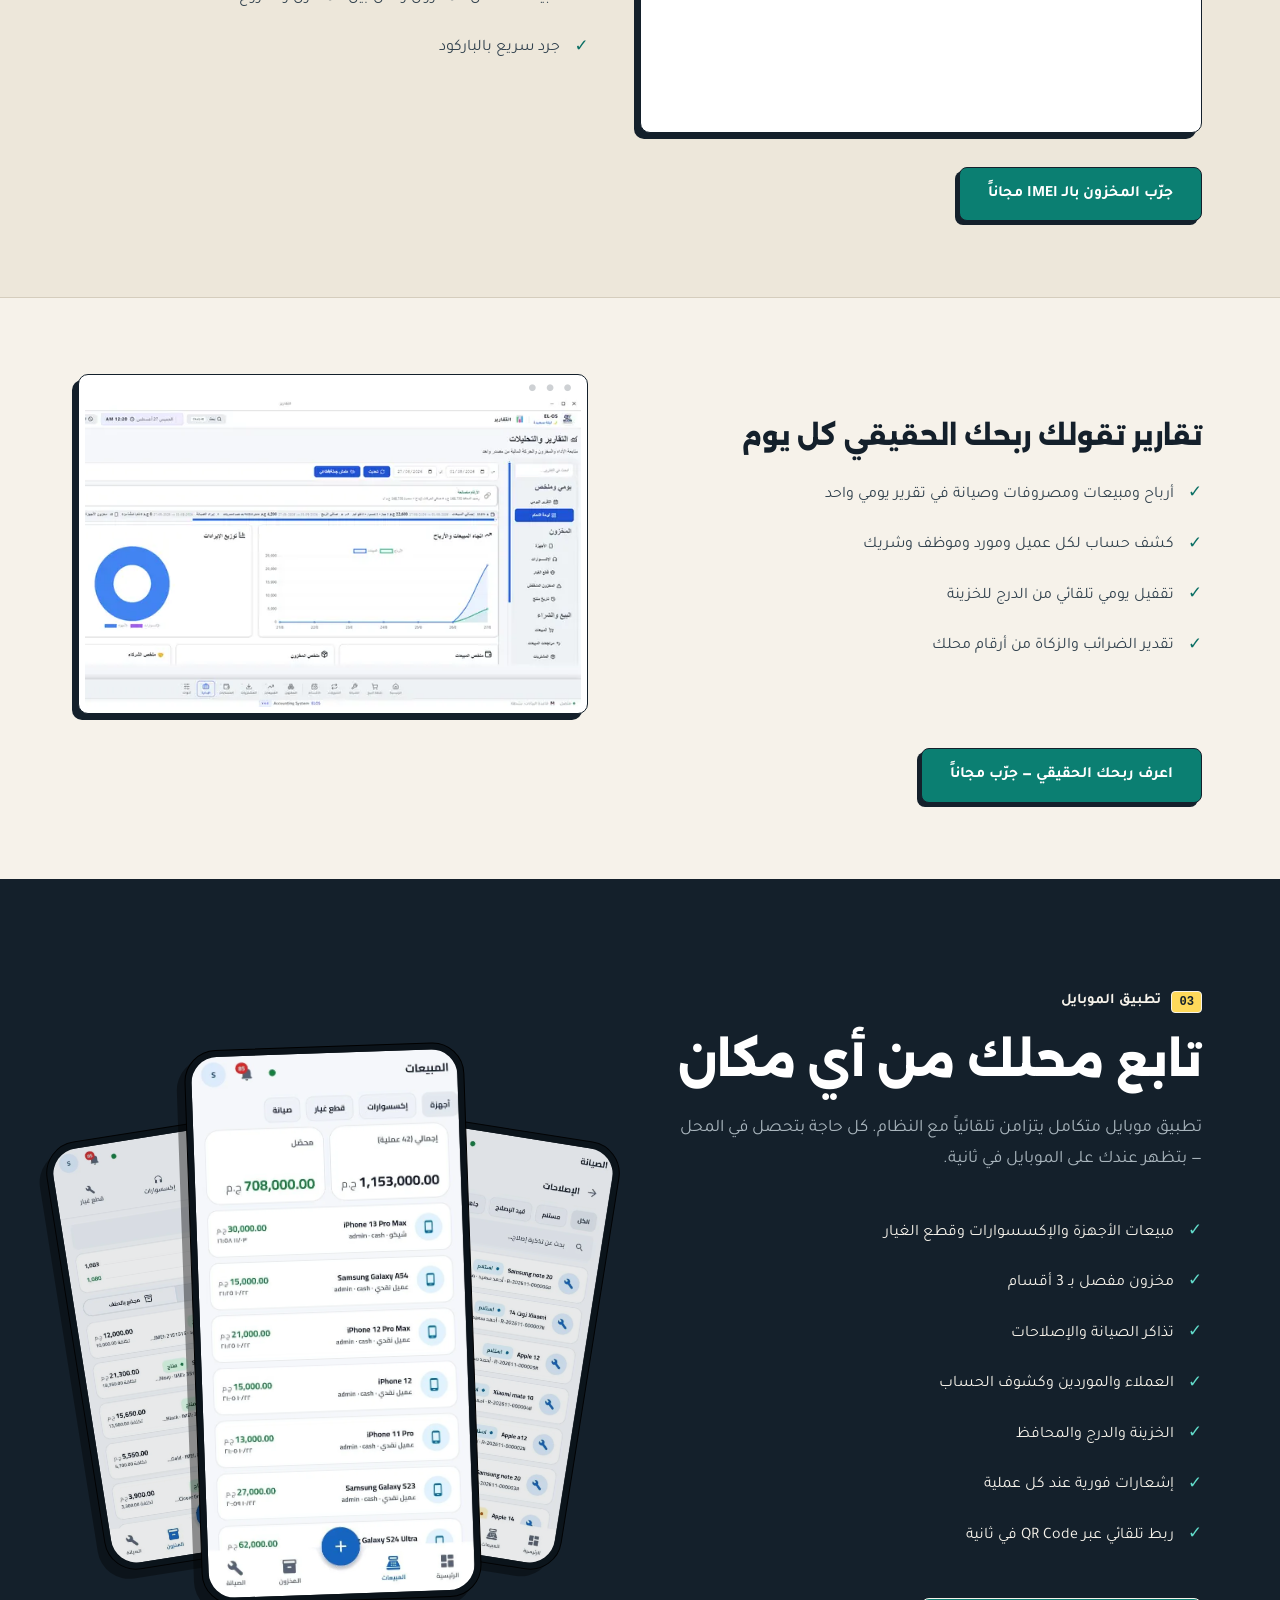
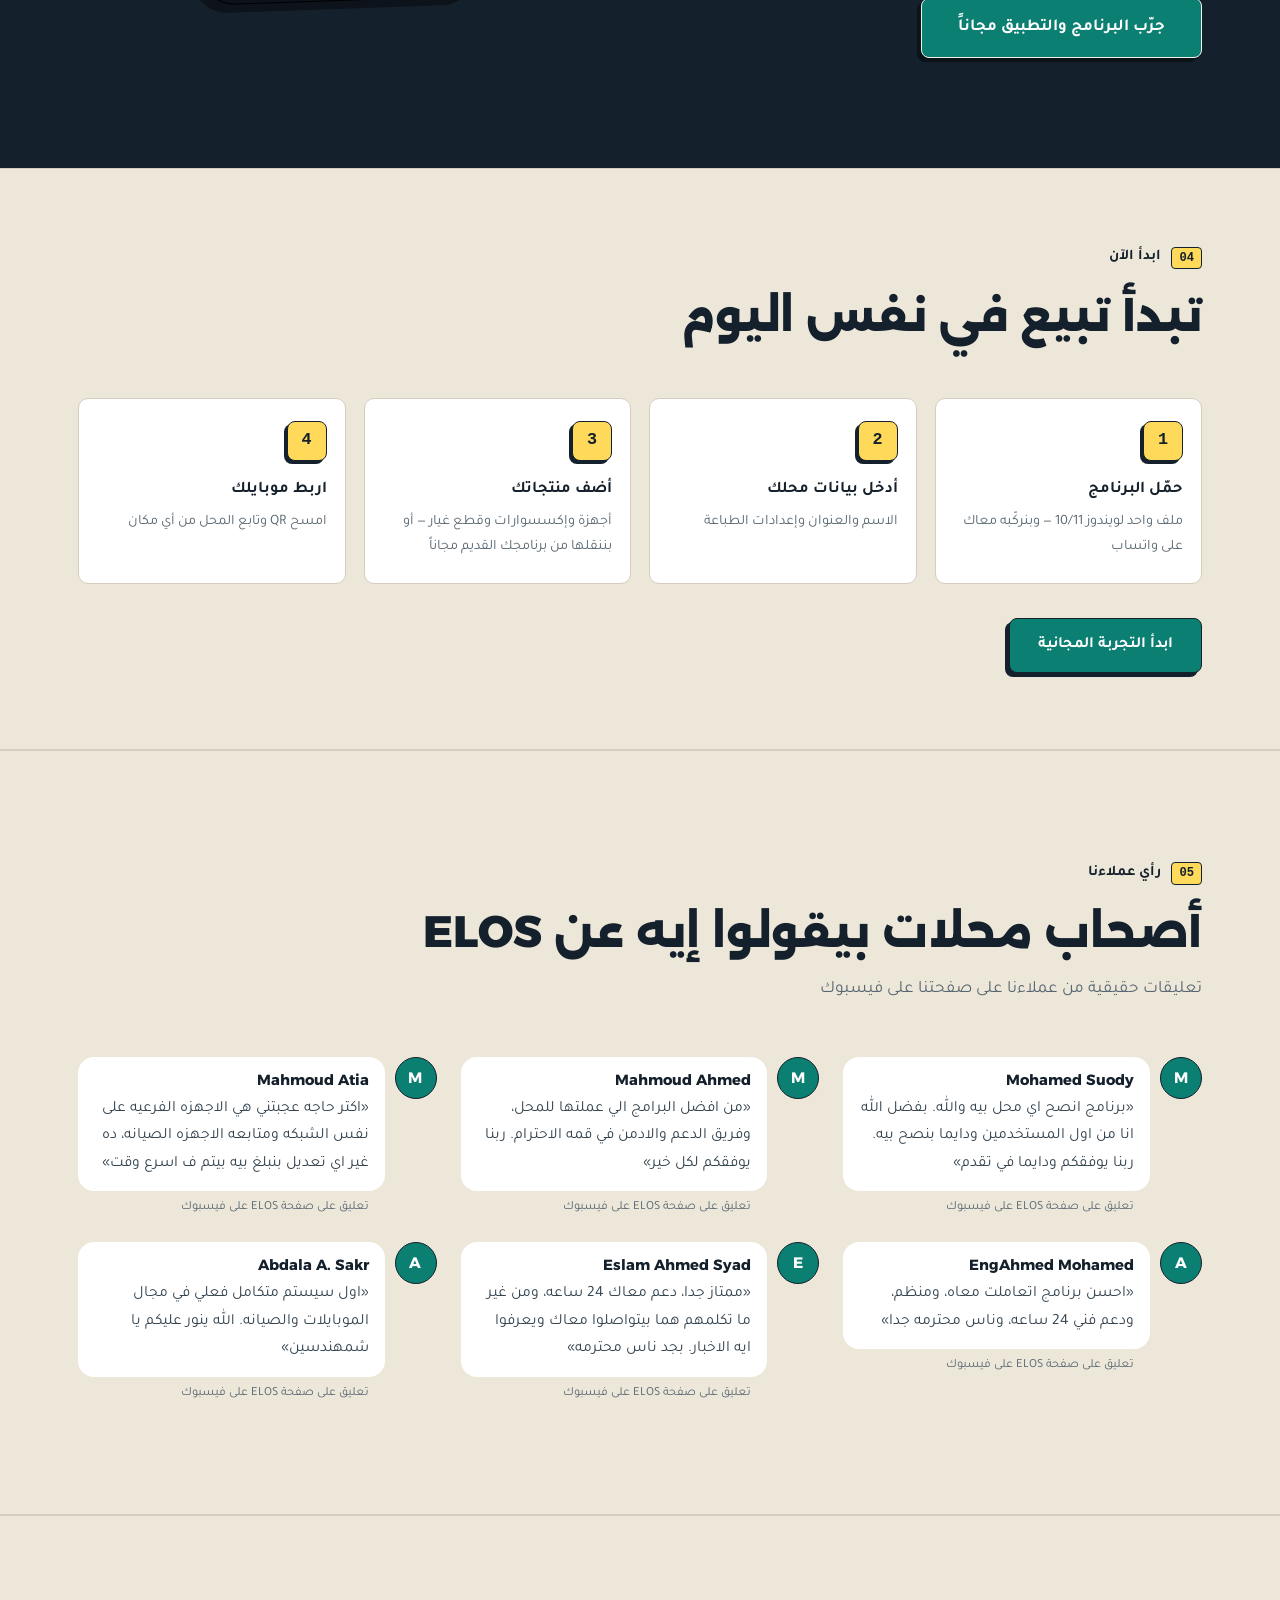
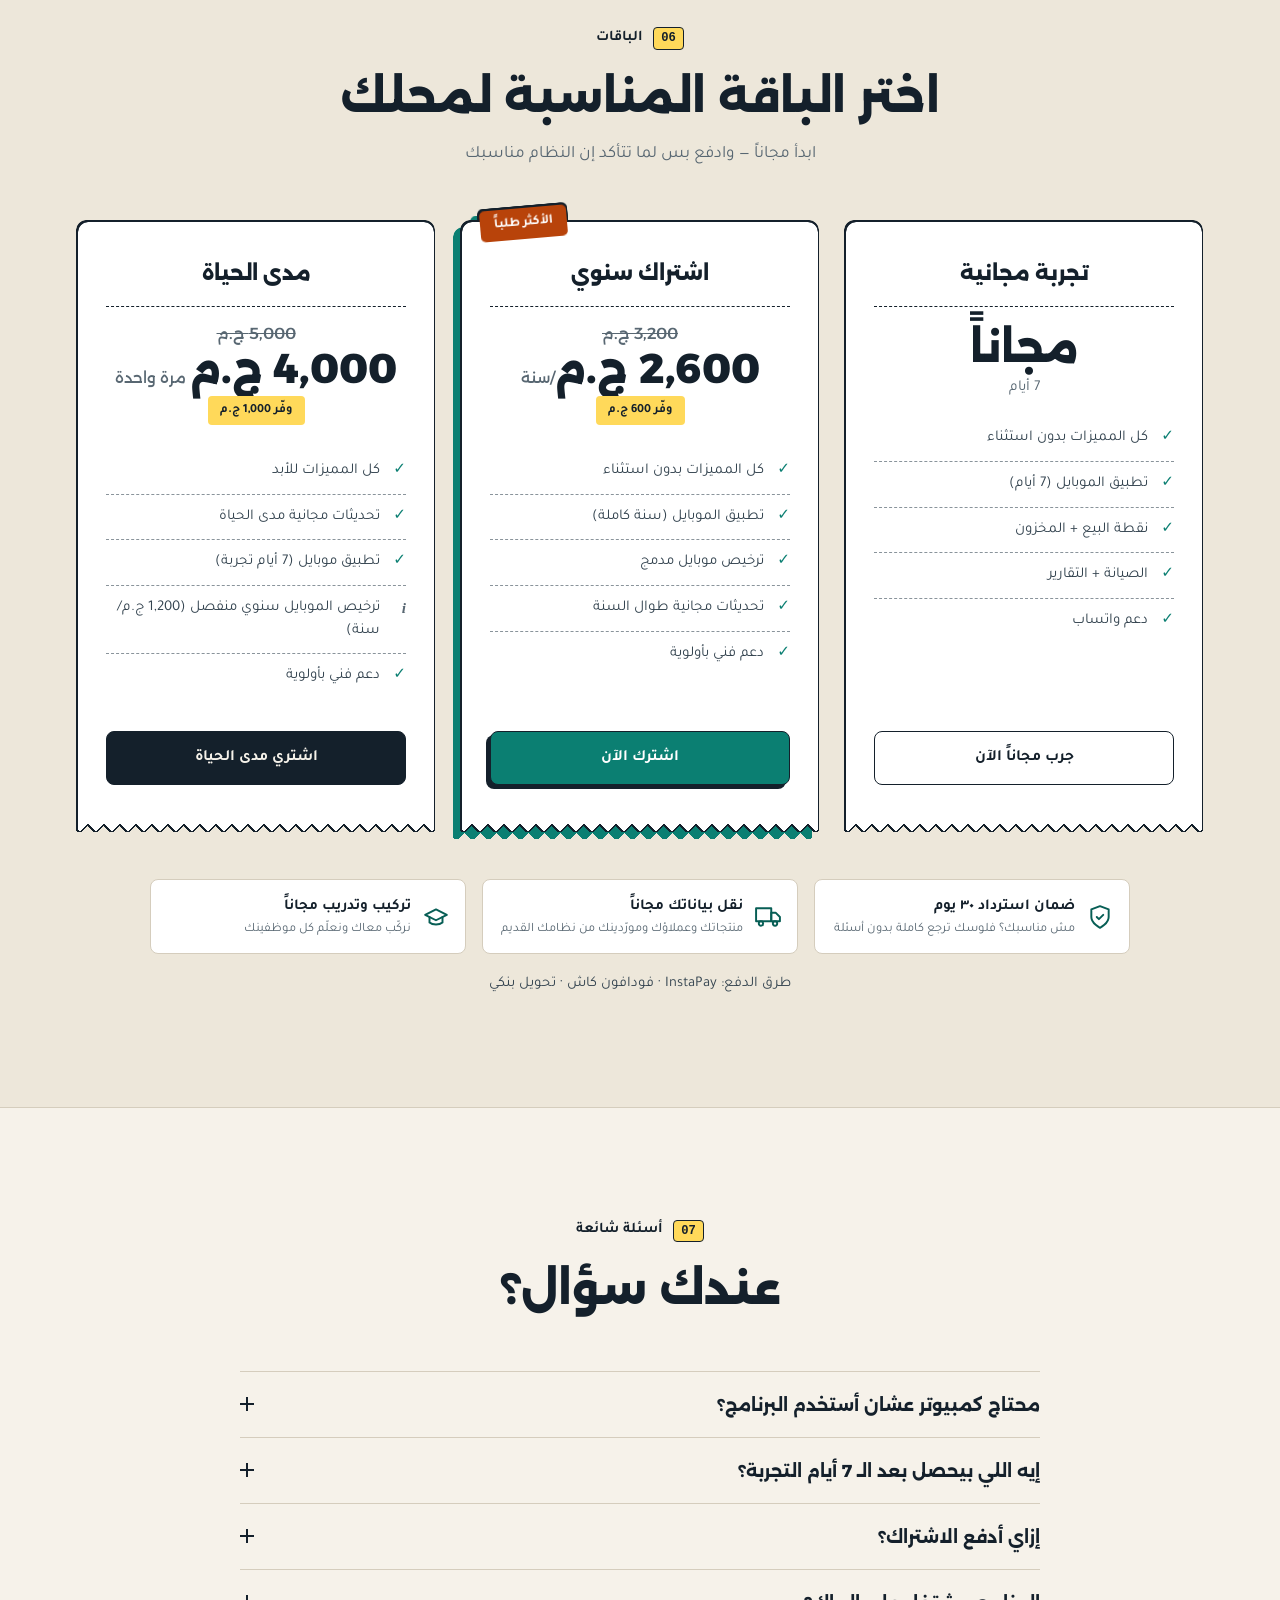
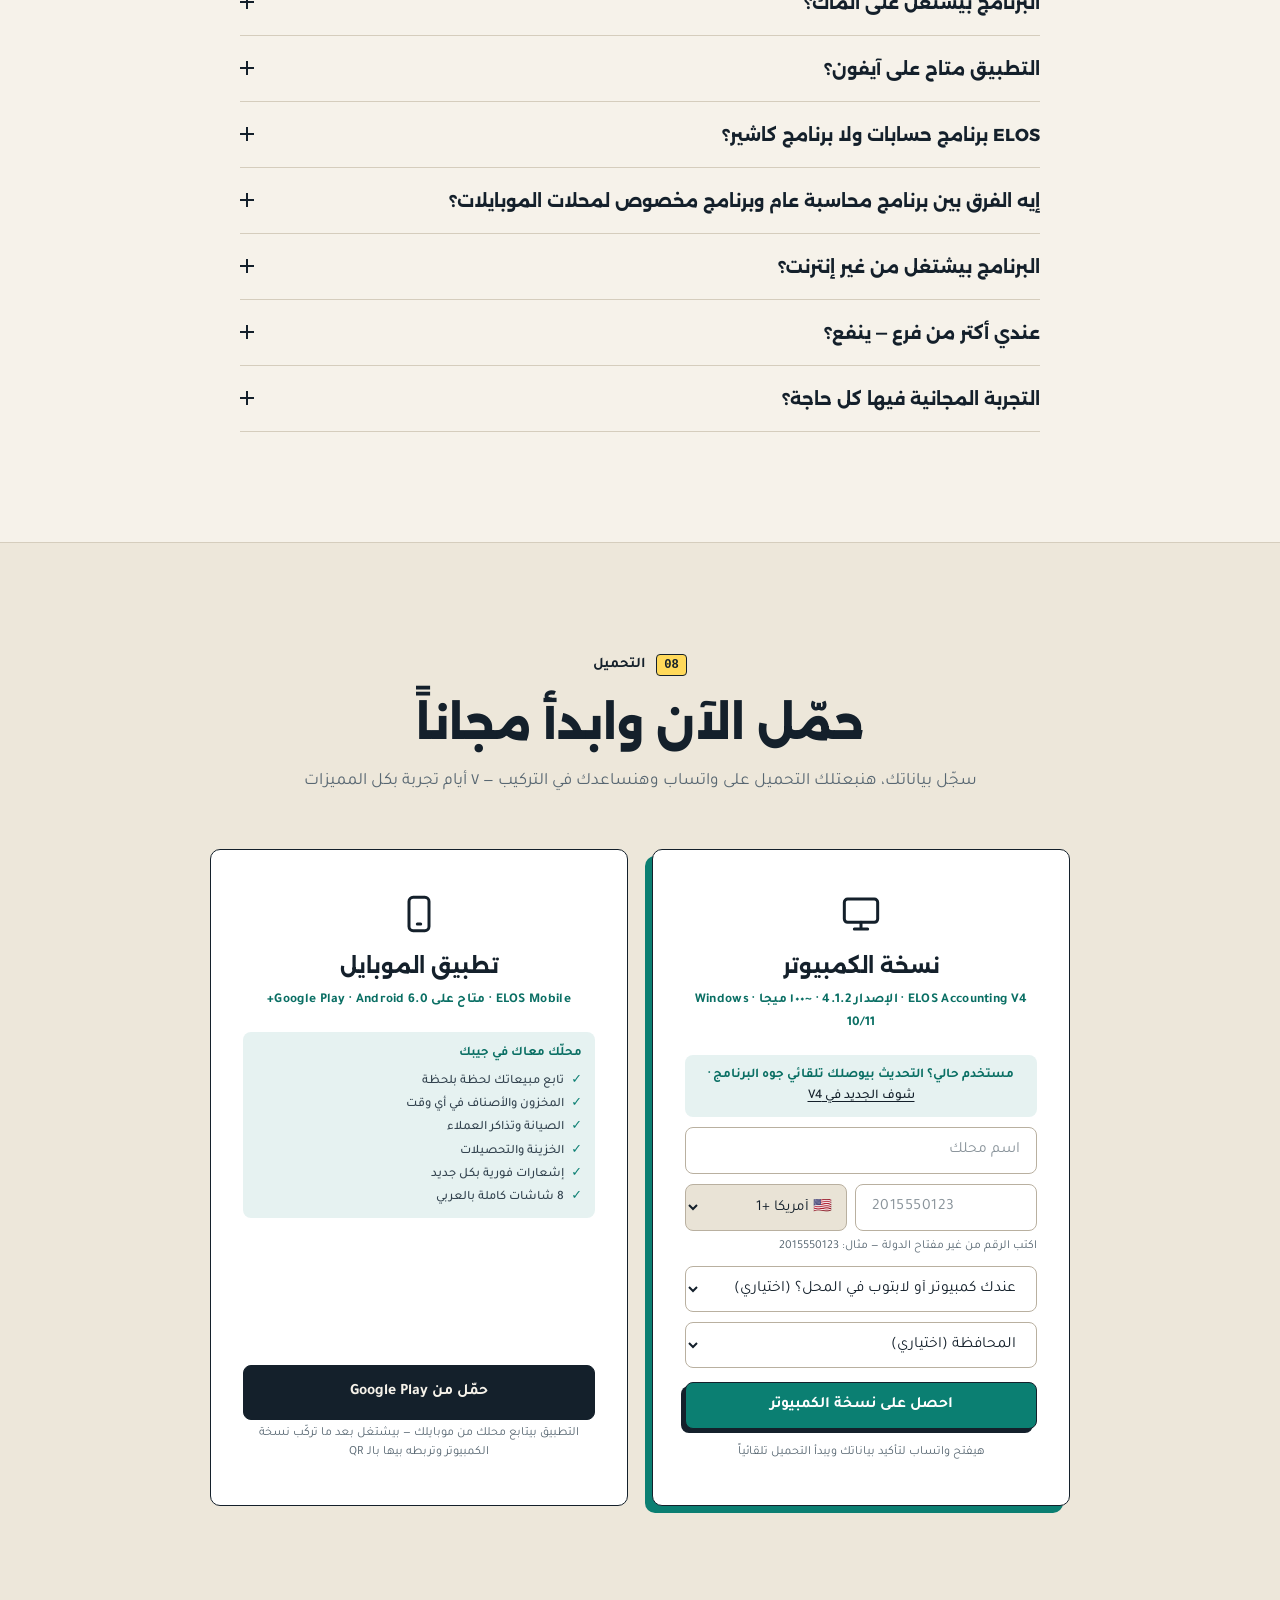
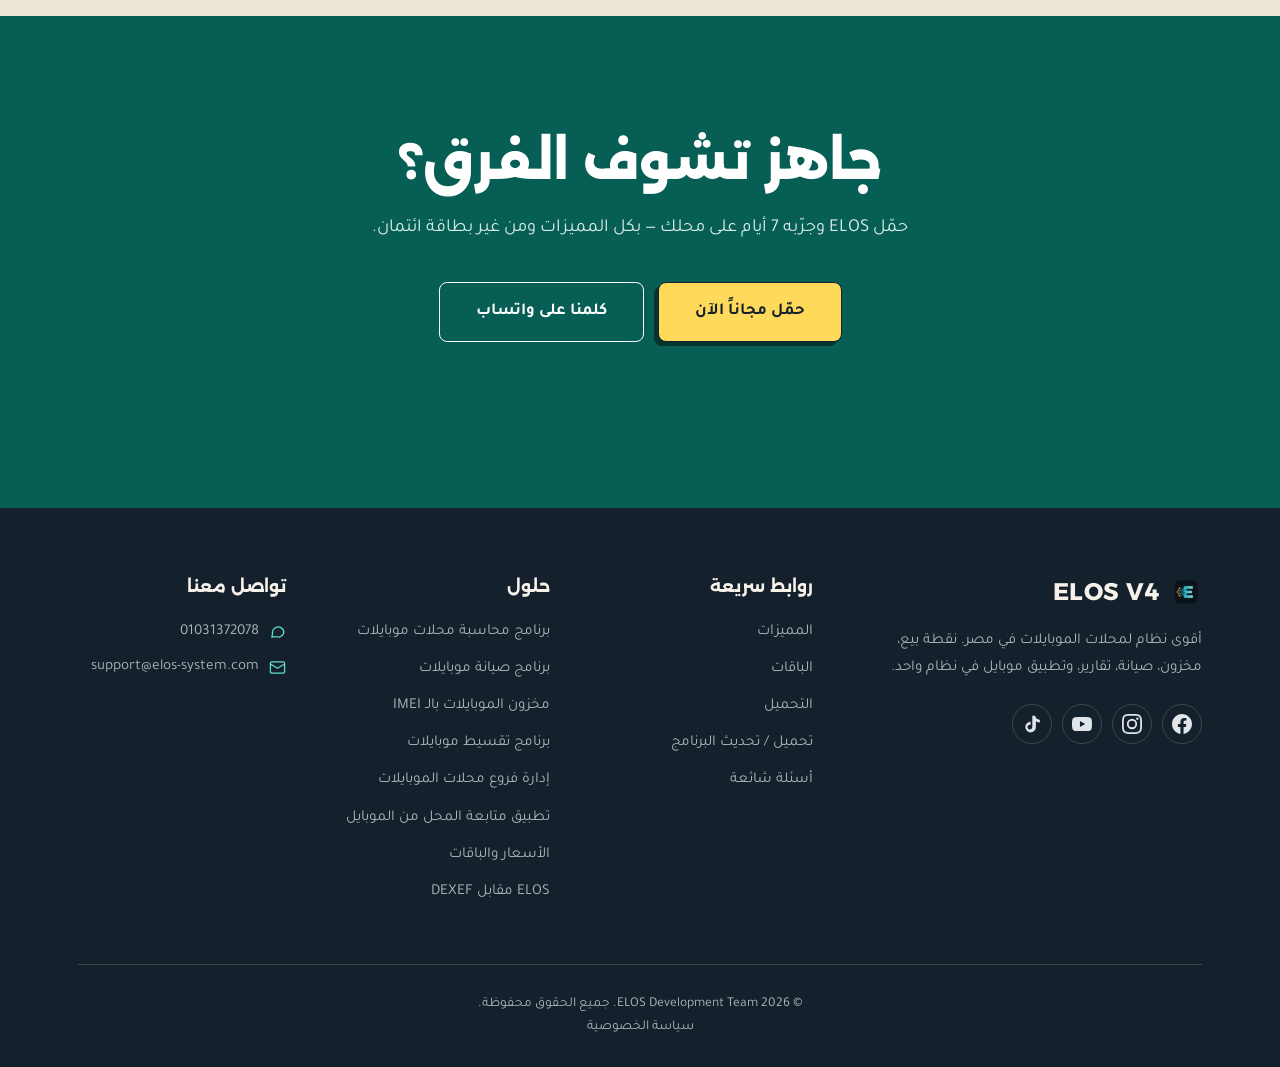
<file: برنامج-محاسبة-محلات-موبايلات/index.html>
<!DOCTYPE html>
<html lang="ar" dir="rtl">
<head>
  <meta charset="UTF-8">
  <meta name="viewport" content="width=device-width, initial-scale=1.0">
  <title>برنامج محاسبة محلات الموبايلات — ELOS | بيع، مخزون بالـ IMEI، صيانة، أقساط</title>
  <meta name="description" content="برنامج محاسبة مصمم لمحلات الموبايلات في مصر: نقطة بيع، مخزون بالـ IMEI، صيانة، أقساط، خزينة وتقارير، وتطبيق موبايل. جرّب 7 أيام مجاناً.">
  <meta name="theme-color" content="#f6f2ea">
  <link rel="canonical" href="https://elos-system.com/برنامج-محاسبة-محلات-موبايلات/">
  <meta property="og:title" content="برنامج محاسبة محلات الموبايلات — ELOS | بيع، مخزون بالـ IMEI، صيانة، أقساط">
  <meta property="og:description" content="برنامج محاسبة مصمم لمحلات الموبايلات في مصر: نقطة بيع، مخزون بالـ IMEI، صيانة، أقساط، خزينة وتقارير، وتطبيق موبايل. جرّب 7 أيام مجاناً.">
  <meta property="og:image" content="https://elos-system.com/assets/og-cover.jpg?v=2">
  <meta property="og:image:width" content="1200">
  <meta property="og:image:height" content="630">
  <meta property="og:type" content="website">
  <meta property="og:url" content="https://elos-system.com/برنامج-محاسبة-محلات-موبايلات/">
  <meta property="og:site_name" content="ELOS">
  <meta property="og:locale" content="ar_EG">
  <meta name="twitter:card" content="summary_large_image">
  <meta name="twitter:title" content="برنامج محاسبة محلات الموبايلات — ELOS | بيع، مخزون بالـ IMEI، صيانة، أقساط">
  <meta name="twitter:description" content="برنامج محاسبة مصمم لمحلات الموبايلات في مصر: نقطة بيع، مخزون بالـ IMEI، صيانة، أقساط، خزينة وتقارير، وتطبيق موبايل. جرّب 7 أيام مجاناً.">
  <meta name="twitter:image" content="https://elos-system.com/assets/og-cover.jpg?v=2">
  <link rel="icon" type="image/png" href="/assets/favicon.png">
  <link rel="apple-touch-icon" href="/assets/favicon.png">
  <link rel="preload" href="/fonts/tajawal-400-arabic.woff2" as="font" type="font/woff2" crossorigin>
  <link rel="preload" href="/fonts/alexandria-arabic.woff2" as="font" type="font/woff2" crossorigin>
  <link rel="stylesheet" href="/css/style.css">

  <!-- ════════ TRACKING ════════ -->
  <!-- Google Analytics 4 — property: elos-mobile / stream: Elos Website -->
  <script async src="https://www.googletagmanager.com/gtag/js?id=G-RLBB64DHQP"></script>
  <script>
    window.dataLayer = window.dataLayer || [];
    function gtag(){dataLayer.push(arguments);}
    gtag('js', new Date());
    gtag('config', 'G-RLBB64DHQP', { 'send_page_view': true });
  </script>

  <!-- Meta Pixel — dataset: Elos ads (under ELOS ADS account) -->
  <script>
    !function(f,b,e,v,n,t,s){if(f.fbq)return;n=f.fbq=function(){n.callMethod?
    n.callMethod.apply(n,arguments):n.queue.push(arguments)};if(!f._fbq)f._fbq=n;
    n.push=n;n.loaded=!0;n.version='2.0';n.queue=[];t=b.createElement(e);t.async=!0;
    t.src=v;s=b.getElementsByTagName(e)[0];s.parentNode.insertBefore(t,s)}(window,
    document,'script','https://connect.facebook.net/en_US/fbevents.js');
    fbq('init', '2504885989955815');
    fbq('init', '2896945414015167');
    fbq('track', 'PageView');
  </script>
  <noscript><img height="1" width="1" style="display:none"
    src="https://www.facebook.com/tr?id=2504885989955815&ev=PageView&noscript=1"/></noscript>
  <noscript><img height="1" width="1" style="display:none"
    src="https://www.facebook.com/tr?id=2896945414015167&ev=PageView&noscript=1"/></noscript>
  <!-- ════════ /TRACKING ════════ -->
  <script type="application/ld+json">
{
  "@context": "https://schema.org",
  "@type": "FAQPage",
  "mainEntity": [
    {
      "@type": "Question",
      "name": "محتاج كمبيوتر عشان أستخدم البرنامج؟",
      "acceptedAnswer": {
        "@type": "Answer",
        "text": "أيوه. ELOS برنامج بيتثبت على كمبيوتر أو لابتوب المحل — ويندوز 10/11 أو ماك — وعليه بتبيع وبتسجّل كل حاجة، وبيشتغل من غير إنترنت. تطبيق الموبايل بيتربط بالبرنامج بالـ QR عشان تتابع المحل من أي مكان، لكنه مش بديل عن نسخة الكمبيوتر."
      }
    },
    {
      "@type": "Question",
      "name": "إيه اللي بيحصل بعد الـ 7 أيام التجربة؟",
      "acceptedAnswer": {
        "@type": "Answer",
        "text": "التجربة 7 أيام بكل المميزات ومن غير بطاقة ائتمان، فمفيش أي فلوس بتتسحب منك لوحدها. ولو ماشتركتش البرنامج بيقفل، بس بياناتك بتفضل محفوظة زي ما هي. لو البرنامج مناسبك اختار الباقة السنوية (2,600 ج.م/سنة) أو مدى الحياة (4,000 ج.م مرة واحدة) وكلّمنا على واتساب عشان تشترك. ولو اشتركت ولقيته مش مناسبك، عندك ضمان استرداد 30 يوم."
      }
    },
    {
      "@type": "Question",
      "name": "إزاي أدفع الاشتراك؟",
      "acceptedAnswer": {
        "@type": "Answer",
        "text": "تدفع بـ InstaPay أو فودافون كاش أو تحويل بنكي. دوس «اشترك الآن» تحت الباقة اللي تناسبك أو كلّمنا على واتساب ونكمّل معاك."
      }
    },
    {
      "@type": "Question",
      "name": "البرنامج بيشتغل على الماك؟",
      "acceptedAnswer": {
        "@type": "Answer",
        "text": "أيوه — فيه نسخة للماك لأجهزة Apple Silicon (M1/M2/M3/M4) وأجهزة Intel، على macOS 10.15 وأحدث. حمّلها من صفحة التحميل واختار نوع جهازك."
      }
    },
    {
      "@type": "Question",
      "name": "التطبيق متاح على آيفون؟",
      "acceptedAnswer": {
        "@type": "Answer",
        "text": "تطبيق الموبايل متاح دلوقتي على أندرويد (6.0 وأحدث) من Google Play. نسخة الآيفون بيتم تطويرها حالياً وهتنزل قريباً. نسخة الكمبيوتر نفسها مالهاش علاقة بنوع موبايلك."
      }
    },
    {
      "@type": "Question",
      "name": "ELOS برنامج حسابات ولا برنامج كاشير؟",
      "acceptedAnswer": {
        "@type": "Answer",
        "text": "الاتنين في برنامج واحد: برنامج كاشير ونقطة بيع (باركود، 6 طرق دفع، ودرج كاش لكل موظف) وبرنامج حسابات كامل (خزينة ومحافظ وبنوك، تقفيل يومي، كشف حساب لكل عميل ومورد، وأرباح يومي/شهري/سنوي) — ومعاهم مخزون بالـ IMEI وصيانة وأقساط. يعني برنامج محل موبايلات متكامل، مش برنامجين متلزّقين في بعض."
      }
    },
    {
      "@type": "Question",
      "name": "إيه الفرق بين برنامج محاسبة عام وبرنامج مخصوص لمحلات الموبايلات؟",
      "acceptedAnswer": {
        "@type": "Answer",
        "text": "البرنامج العام بيتعامل مع «صنف وكمية». محل الموبايلات بيبيع أجهزة كل واحد ليه IMEI ولون وذاكرة وحالة (جديد/مستعمل)، وبيصلّح، وبيبيع بالتقسيط. ELOS مبني على ده من الأول: كل جهاز بيتتبع بالـ IMEI من الشراء للبيع، والصيانة والأقساط جزء من النظام مش إضافة."
      }
    },
    {
      "@type": "Question",
      "name": "البرنامج بيشتغل من غير إنترنت؟",
      "acceptedAnswer": {
        "@type": "Answer",
        "text": "أيوا. النظام بيشتغل أوفلاين بالكامل على جهاز الويندوز وبياناتك محفوظة عندك. الإنترنت مطلوب بس لتطبيق الموبايل والنسخة السحابية."
      }
    },
    {
      "@type": "Question",
      "name": "عندي أكتر من فرع — ينفع؟",
      "acceptedAnswer": {
        "@type": "Answer",
        "text": "أيوا. من V4 تقدر تربط الفروع بكود واحد: مخازن ومبيعات وشفتات كل فرع لوحدها، وإنت شايف الكل من مكان واحد أو من تطبيق الموبايل. وكل فرع محتاج ترخيص خاص بيه."
      }
    },
    {
      "@type": "Question",
      "name": "التجربة المجانية فيها كل حاجة؟",
      "acceptedAnswer": {
        "@type": "Answer",
        "text": "أيوا، 7 أيام بكل المميزات بدون بطاقة ائتمان. وبنركّب معاك ونعلّم الموظفين مجاناً، ولو عندك بيانات في برنامج قديم بننقلها لك."
      }
    }
  ]
}
  </script>
  <script type="application/ld+json">
{
  "@context": "https://schema.org",
  "@type": "SoftwareApplication",
  "name": "ELOS Accounting V4",
  "operatingSystem": "Windows 10, Windows 11, macOS 10.15+, Android 6.0+",
  "applicationCategory": "BusinessApplication",
  "applicationSubCategory": "برنامج محاسبة ونقطة بيع لمحلات الموبايلات",
  "description": "برنامج محاسبة مصمم لمحلات الموبايلات في مصر: نقطة بيع، مخزون بالـ IMEI، صيانة، أقساط، خزينة وتقارير، وتطبيق موبايل. جرّب 7 أيام مجاناً.",
  "url": "https://elos-system.com/برنامج-محاسبة-محلات-موبايلات/",
  "image": "https://elos-system.com/assets/og-cover.jpg?v=2",
  "inLanguage": "ar",
  "offers": [
    {
      "@type": "Offer",
      "price": "0",
      "priceCurrency": "EGP",
      "name": "تجربة مجانية 7 أيام"
    },
    {
      "@type": "Offer",
      "price": "2600",
      "priceCurrency": "EGP",
      "name": "اشتراك سنوي"
    },
    {
      "@type": "Offer",
      "price": "4000",
      "priceCurrency": "EGP",
      "name": "مدى الحياة"
    }
  ],
  "publisher": {
    "@type": "Organization",
    "name": "ELOS",
    "url": "https://elos-system.com/"
  }
}
  </script>
</head>
<body>
  <div class="mobile-overlay"></div>
  <nav class="navbar scrolled">
    <div class="container">
      <a href="/" class="nav-logo"><img src="/assets/logo-64.webp" alt="ELOS" class="nav-logo-icon" width="32" height="32"> ELOS <span>V4</span></a>
      <ul class="nav-links">
        <li><a href="#features">المميزات</a></li>
        <li><a href="#mobile-app">تطبيق الموبايل</a></li>
        <li><a href="#pricing">الباقات</a></li>
        <li><a href="#faq">أسئلة شائعة</a></li>
        <li><a href="#download">التحميل</a></li>
      </ul>
      <div class="nav-actions">
        <a href="https://wa.me/201031372078?text=%D9%85%D8%B1%D8%AD%D8%A8%D8%A7%D9%8B%D8%8C%20%D8%A3%D9%86%D8%A7%20%D8%B9%D9%84%D9%89%20%D8%B5%D9%81%D8%AD%D8%A9%20%D8%A8%D8%B1%D9%86%D8%A7%D9%85%D8%AC%20%D9%85%D8%AD%D8%A7%D8%B3%D8%A8%D8%A9%20%D9%85%D8%AD%D9%84%D8%A7%D8%AA%20%D8%A7%D9%84%D9%85%D9%88%D8%A8%D8%A7%D9%8A%D9%84%D8%A7%D8%AA%20%D9%88%D8%B9%D9%86%D8%AF%D9%8A%20%D8%B3%D8%A4%D8%A7%D9%84%20%D8%B9%D9%86%20ELOS" data-wa-msg="مرحباً، أنا على صفحة برنامج محاسبة محلات الموبايلات وعندي سؤال عن ELOS" target="_blank" rel="noopener noreferrer" class="nav-phone" data-track="nav-whatsapp" aria-label="واتساب">
          <svg viewBox="0 0 24 24" width="16" height="16" fill="currentColor"><path d="M17.472 14.382c-.297-.149-1.758-.867-2.03-.967-.273-.099-.471-.148-.67.15-.197.297-.767.966-.94 1.164-.173.199-.347.223-.644.075-.297-.15-1.255-.463-2.39-1.475-.883-.788-1.48-1.761-1.653-2.059-.173-.297-.018-.458.13-.606.134-.133.298-.347.446-.52.149-.174.198-.298.298-.497.099-.198.05-.371-.025-.52-.075-.149-.669-1.612-.916-2.207-.242-.579-.487-.5-.669-.51-.173-.008-.371-.01-.57-.01-.198 0-.52.074-.792.372-.272.297-1.04 1.016-1.04 2.479 0 1.462 1.065 2.875 1.213 3.074.149.198 2.096 3.2 5.077 4.487.709.306 1.262.489 1.694.625.712.227 1.36.195 1.871.118.571-.085 1.758-.719 2.006-1.413.248-.694.248-1.289.173-1.413-.074-.124-.272-.198-.57-.347m-5.421 7.403h-.004a9.87 9.87 0 01-5.031-1.378l-.361-.214-3.741.982.998-3.648-.235-.374a9.86 9.86 0 01-1.51-5.26c.001-5.45 4.436-9.884 9.888-9.884 2.64 0 5.122 1.03 6.988 2.898a9.825 9.825 0 012.893 6.994c-.003 5.45-4.437 9.884-9.885 9.884m8.413-18.297A11.815 11.815 0 0012.05 0C5.495 0 .16 5.335.157 11.892c0 2.096.547 4.142 1.588 5.945L.057 24l6.305-1.654a11.882 11.882 0 005.683 1.448h.005c6.554 0 11.89-5.335 11.893-11.893a11.821 11.821 0 00-3.48-8.413z"/></svg>
          <span>01031372078</span>
        </a>
        <a href="#download" class="btn btn-primary btn-sm nav-cta" data-track="nav-cta">جرب مجاناً</a>
      </div>
      <button class="menu-toggle" aria-label="القائمة"><span></span><span></span><span></span></button>
    </div>
  </nav>

  <section class="lp-hero hero">
    <div class="container">
      <span class="section-badge">برنامج محاسبة محلات الموبايلات</span>
      <h1>برنامج محاسبة مصمم <em>لمحلات الموبايلات</em> — مش برنامج عام ومتلزّق عليه</h1>
      <p class="lp-sub"><span class="lp-sub-full">كل جهاز بالـ IMEI من الشراء للبيع، إكسسوارات وقطع غيار، صيانة، أقساط، خزينة وتقارير يومية — على الويندوز وأوفلاين، وتطبيق موبايل يتابعلك المحل من أي مكان.</span><span class="lp-sub-short">كل جهاز بالـ IMEI، صيانة وأقساط وخزينة — على الويندوز وأوفلاين، وتتابع محلك من موبايلك.</span></p>
      <div class="hero-buttons">
        <a href="#download" class="btn btn-primary btn-lg" data-track="lp-hero-cta">جرب مجاناً 7 أيام</a>
        <a href="https://wa.me/201031372078?text=%D9%85%D8%B1%D8%AD%D8%A8%D8%A7%D9%8B%D8%8C%20%D8%B4%D9%81%D8%AA%20%D8%B5%D9%81%D8%AD%D8%A9%20%D8%A8%D8%B1%D9%86%D8%A7%D9%85%D8%AC%20%D9%85%D8%AD%D8%A7%D8%B3%D8%A8%D8%A9%20%D9%85%D8%AD%D9%84%D8%A7%D8%AA%20%D8%A7%D9%84%D9%85%D9%88%D8%A8%D8%A7%D9%8A%D9%84%D8%A7%D8%AA%20%D9%88%D8%B9%D8%A7%D9%8A%D8%B2%20%D8%A3%D8%B3%D8%A3%D9%84%20%D8%B9%D9%86%20ELOS%20%D9%82%D8%A8%D9%84%20%D9%85%D8%A7%20%D8%A3%D8%AC%D8%B1%D8%A8" data-wa-msg="مرحباً، شفت صفحة برنامج محاسبة محلات الموبايلات وعايز أسأل عن ELOS قبل ما أجرب" target="_blank" rel="noopener noreferrer" class="btn btn-ghost btn-lg" data-track="lp-hero-whatsapp">اسأل على واتساب</a>
      </div>
      <div class="hero-trust">
        <span><span class="check">✓</span> بدون بطاقة ائتمان</span><span class="dot"></span>
        <span><span class="check">✓</span> ضمان استرداد ٣٠ يوم</span><span class="dot"></span>
        <span><span class="check">✓</span> تركيب وتدريب مجاني</span>
      </div>
      <div class="lp-hero-visual">
        <div class="hero-window">
          <div class="hero-window-bar">
            <span class="desktop-window-dot red"></span>
            <span class="desktop-window-dot yellow"></span>
            <span class="desktop-window-dot green"></span>
            <span class="desktop-window-title">ELOS Accounting V4</span>
          </div>
          <picture><source media="(max-width: 768px)" srcset="/assets/screenshots/desktop/desktop-pos-m.webp" type="image/webp"><source srcset="/assets/screenshots/desktop/desktop-pos.webp" type="image/webp"><img width="1919" height="1028" loading="eager" fetchpriority="high" decoding="async" src="/assets/screenshots/desktop/desktop-pos.png" alt="شاشة نقطة البيع في برنامج ELOS على الكمبيوتر"></picture>
        </div>
        <div class="lp-hero-phone">
          <picture><source srcset="/assets/screenshots/mobile/app-inventory.webp" type="image/webp"><img width="591" height="1202" decoding="async" src="/assets/screenshots/mobile/app-inventory.jpg" alt="شاشة مخزون الأجهزة في تطبيق ELOS على الموبايل"></picture>
        </div>
      </div>
      <div class="stats-bar lp-stats">
        <div class="stat-item"><span class="stat-value">12</span><span class="stat-label">قسم متكامل</span></div>
        <div class="stat-item"><span class="stat-value">+530</span><span class="stat-label">مشترك بيشتغل بـ ELOS</span></div>
        <div class="stat-item"><span class="stat-value">8</span><span class="stat-label">شاشات موبايل</span></div>
        <div class="stat-item"><span class="stat-value">100%</span><span class="stat-label">عربي بالكامل</span></div>
      </div>
    </div>
  </section>

  <section class="problems lp-section" id="problems">
    <div class="container">
      <div class="section-header fade-up">
        <span class="section-badge">المشكلة</span>
        <h2>برنامج الحسابات العام مش مصمم لمحل موبايلات</h2>
        <p>لو بتستخدم إكسل أو برنامج محاسبة عام، غالباً بتعاني من دول</p>
      </div>
      <div class="problems-grid stagger-children">
        <div class="problem-card fade-up">
          <h3>الجهاز مش «صنف»</h3>
          <p>كل جهاز ليه IMEI ولون وذاكرة وسعر شراء مختلف — البرنامج العام بيخلط الكل في خانة واحدة.</p>
        </div>
        <div class="problem-card fade-up">
          <h3>الصيانة برّه النظام</h3>
          <p>تذاكر الصيانة في دفتر أو واتساب، وقطع الغيار بتتصرف من غير ما تتحسب على التذكرة.</p>
        </div>
        <div class="problem-card fade-up">
          <h3>الأقساط بالحسبة اليدوية</h3>
          <p>مين دفع القسط ومين اتأخر؟ من غير جدول استحقاق وتنبيهات بتضيع منك فلوس.</p>
        </div>
        <div class="problem-card fade-up">
          <h3>مش عارف ربحك الحقيقي</h3>
          <p>المبيعات موجودة بس المصاريف والصيانة والمرتجعات في مكان تاني — الربح رقم تقريبي.</p>
        </div>
      </div>
      <div class="section-cta"><a href="#download" class="btn btn-primary" data-track="lp-cta-problems">جرّب ELOS على محلك 7 أيام مجاناً</a></div>
    </div>
  </section>

  <section class="demo-video" id="demo">
    <div class="container">
      <div class="demo-video-grid">
        <div class="demo-video-text">
          <span class="section-badge fade-up">شوف النظام شغّال</span>
          <h2 class="fade-up">دقيقة واحدة... وهتفهم ELOS كله</h2>
          <p class="fade-up">جولة سريعة في النظام — بيع جهاز، تتبع IMEI، تابع المبيعات من تطبيق الموبايل، وكل ده في ثواني.</p>
          <ul class="demo-video-points fade-up">
            <li><span class="check-icon">✓</span> بيع جهاز كامل في ثواني</li>
            <li><span class="check-icon">✓</span> تتبع IMEI من الشراء للبيع</li>
            <li><span class="check-icon">✓</span> شوف المبيعات من الموبايل لحظة بلحظة</li>
          </ul>
          <a href="#download" class="btn btn-primary btn-lg fade-up" data-track="lp-demo-cta">جرب النظام بنفسك مجاناً</a>
        </div>
        <div class="demo-video-frame fade-up">
          <div class="demo-video-phone">
            <iframe
              src="https://www.youtube-nocookie.com/embed/yjLsc4PhEOw?rel=0&modestbranding=1&playsinline=1"
              title="ELOS Demo — أقوى نظام لمحلات الموبايلات"
              loading="lazy"
              allow="accelerometer; autoplay; clipboard-write; encrypted-media; gyroscope; picture-in-picture; web-share"
              allowfullscreen
              data-track="lp-demo-video-play"></iframe>
          </div>
        </div>
      </div>
    </div>
  </section>

  <section class="lp-section" id="features">
    <div class="container">
      <div class="lp-two fade-up">
        <div>
          <h2>برنامج كاشير ونقطة بيع مصمم لمحل الموبايلات</h2>
          <ul class="app-features-list"><li><span class="check-icon">✓</span> بيع جهاز بالـ IMEI + إكسسوار + قطعة غيار في فاتورة واحدة</li><li><span class="check-icon">✓</span> 6 طرق دفع: كاش، محفظة، بنك، تقسيط، آجل، أو تقسيم</li><li><span class="check-icon">✓</span> باركود سكانر ودرج كاش مستقل لكل موظف</li><li><span class="check-icon">✓</span> استبدال جهاز العميل القديم في نفس الفاتورة</li></ul>
        </div>
        <div><div class="desktop-gallery-frame"><picture><source media="(max-width: 768px)" srcset="/assets/screenshots/desktop/desktop-pos-m.webp" type="image/webp"><source srcset="/assets/screenshots/desktop/desktop-pos.webp" type="image/webp"><img width="1919" height="1028" loading="lazy" decoding="async" src="/assets/screenshots/desktop/desktop-pos.png" alt="شاشة نقطة البيع في برنامج ELOS لمحلات الموبايلات"></picture></div></div>
      </div>
      <div class="section-cta"><a href="#download" class="btn btn-primary" data-track="lp-cta-pos">جرّب نقطة البيع مجاناً</a></div>
    </div>
  </section>

  <section class="lp-section lp-section--alt">
    <div class="container">
      <div class="lp-two fade-up">
        <div><div class="desktop-gallery-frame"><picture><source media="(max-width: 768px)" srcset="/assets/screenshots/desktop/desktop-inventory-m.webp" type="image/webp"><source srcset="/assets/screenshots/desktop/desktop-inventory.webp" type="image/webp"><img width="1919" height="1028" loading="lazy" decoding="async" src="/assets/screenshots/desktop/desktop-inventory.png" alt="شاشة مخزون الأجهزة بالـ IMEI في ELOS"></picture></div></div>
        <div>
          <h2>مخزون بيعرف كل جهاز عندك بالـ IMEI</h2>
          <ul class="app-features-list"><li><span class="check-icon">✓</span> 3 أقسام: أجهزة، إكسسوارات، قطع غيار — ومخازن متعددة</li><li><span class="check-icon">✓</span> كل جهاز بلونه وذاكرته وحالته وسعر شرائه</li><li><span class="check-icon">✓</span> تنبيهات نقص المخزون ونقل بين المخازن والفروع</li><li><span class="check-icon">✓</span> جرد سريع بالباركود</li></ul>
        </div>
      </div>
      <div class="section-cta"><a href="#download" class="btn btn-primary" data-track="lp-cta-inventory">جرّب المخزون بالـ IMEI مجاناً</a></div>
    </div>
  </section>

  <section class="lp-section">
    <div class="container">
      <div class="lp-two fade-up">
        <div>
          <h2>تقارير تقولك ربحك الحقيقي كل يوم</h2>
          <ul class="app-features-list"><li><span class="check-icon">✓</span> أرباح ومبيعات ومصروفات وصيانة في تقرير يومي واحد</li><li><span class="check-icon">✓</span> كشف حساب لكل عميل ومورد وموظف وشريك</li><li><span class="check-icon">✓</span> تقفيل يومي تلقائي من الدرج للخزينة</li><li><span class="check-icon">✓</span> تقدير الضرائب والزكاة من أرقام محلك</li></ul>
        </div>
        <div><div class="desktop-gallery-frame"><picture><source media="(max-width: 768px)" srcset="/assets/screenshots/desktop/desktop-reports-m.webp" type="image/webp"><source srcset="/assets/screenshots/desktop/desktop-reports.webp" type="image/webp"><img width="1919" height="1028" loading="lazy" decoding="async" src="/assets/screenshots/desktop/desktop-reports.png" alt="شاشة التقارير اليومية في ELOS"></picture></div></div>
      </div>
      <div class="section-cta"><a href="#download" class="btn btn-primary" data-track="lp-cta-reports">اعرف ربحك الحقيقي — جرّب مجاناً</a></div>
    </div>
  </section>

  <section class="mobile-app" id="mobile-app">
    <div class="container">
      <div class="mobile-app-content">
        <div class="mobile-app-text">
          <span class="section-badge fade-up">تطبيق الموبايل</span>
          <h2 class="fade-up">تابع محلك من أي مكان</h2>
          <p class="fade-up">تطبيق موبايل متكامل يتزامن تلقائياً مع النظام. كل حاجة بتحصل في المحل — بتظهر عندك على الموبايل في ثانية.</p>
          <ul class="app-features-list fade-up">
            <li><span class="check-icon">✓</span> مبيعات الأجهزة والإكسسوارات وقطع الغيار</li>
            <li><span class="check-icon">✓</span> مخزون مفصل بـ 3 أقسام</li>
            <li><span class="check-icon">✓</span> تذاكر الصيانة والإصلاحات</li>
            <li><span class="check-icon">✓</span> العملاء والموردين وكشوف الحساب</li>
            <li><span class="check-icon">✓</span> الخزينة والدرج والمحافظ</li>
            <li><span class="check-icon">✓</span> إشعارات فورية عند كل عملية</li>
            <li><span class="check-icon">✓</span> ربط تلقائي عبر QR Code في ثانية</li>
          </ul>
          <a href="#download" class="btn btn-primary btn-lg fade-up" data-track="lp-cta-mobile-app">جرّب البرنامج والتطبيق مجاناً</a>
        </div>
        <div class="mobile-app-visual fade-up">
          <div class="phone-stack">
            <div class="phone-frame left">
              <picture><source srcset="/assets/screenshots/mobile/app-inventory.webp" type="image/webp"><img width="591" height="1202" loading="lazy" decoding="async" src="/assets/screenshots/mobile/app-inventory.jpg" alt="شاشة مخزون الأجهزة في تطبيق ELOS على الموبايل"></picture>
            </div>
            <div class="phone-frame primary">
              <picture><source srcset="/assets/screenshots/mobile/app-sales.webp" type="image/webp"><img width="591" height="1202" loading="lazy" decoding="async" src="/assets/screenshots/mobile/app-sales.jpg" alt="شاشة المبيعات في تطبيق ELOS على الموبايل"></picture>
            </div>
            <div class="phone-frame right">
              <picture><source srcset="/assets/screenshots/mobile/app-repairs.webp" type="image/webp"><img width="591" height="1202" loading="lazy" decoding="async" src="/assets/screenshots/mobile/app-repairs.jpg" alt="شاشة الصيانة في تطبيق ELOS على الموبايل"></picture>
            </div>
          </div>
        </div>
      </div>
    </div>
  </section>

  <section class="lp-section lp-section--alt">
    <div class="container">
      <div class="section-header fade-up">
        <span class="section-badge">ابدأ الآن</span>
        <h2>تبدأ تبيع في نفس اليوم</h2>
      </div>
      <div class="lp-steps stagger-children"><div class="lp-step fade-up"><b>1</b><h3>حمّل البرنامج</h3><p>ملف واحد لويندوز 10/11 — وبنركّبه معاك على واتساب</p></div><div class="lp-step fade-up"><b>2</b><h3>أدخل بيانات محلك</h3><p>الاسم والعنوان وإعدادات الطباعة</p></div><div class="lp-step fade-up"><b>3</b><h3>أضف منتجاتك</h3><p>أجهزة وإكسسوارات وقطع غيار — أو بننقلها من برنامجك القديم مجاناً</p></div><div class="lp-step fade-up"><b>4</b><h3>اربط موبايلك</h3><p>امسح QR وتابع المحل من أي مكان</p></div></div>
      <div class="section-cta"><a href="#download" class="btn btn-primary" data-track="lp-cta-steps">ابدأ التجربة المجانية</a></div>
    </div>
  </section>

  <section class="testimonials" id="testimonials">
    <div class="container">
      <div class="section-header fade-up">
        <span class="section-badge">رأي عملاءنا</span>
        <h2>أصحاب محلات بيقولوا إيه عن ELOS</h2>
        <p>تعليقات حقيقية من عملاءنا على صفحتنا على فيسبوك</p>
      </div>
      <div class="testimonials-grid tg-real stagger-children">
        <article class="testimonial-card fade-up">
          <blockquote>«برنامج انصح اي محل بيه والله. بفضل الله انا من اول المستخدمين ودايما بنصح بيه. ربنا يوفقكم ودايما في تقدم»</blockquote>
          <div class="testimonial-author">
            <div class="testimonial-avatar">M</div>
            <div class="testimonial-meta">
              <strong>Mohamed Suody</strong>
              <span>تعليق على صفحة ELOS على فيسبوك</span>
            </div>
          </div>
        </article>
        <article class="testimonial-card fade-up">
          <blockquote>«من افضل البرامج الي عملتها للمحل، وفريق الدعم والادمن في قمه الاحترام. ربنا يوفقكم لكل خير»</blockquote>
          <div class="testimonial-author">
            <div class="testimonial-avatar">M</div>
            <div class="testimonial-meta">
              <strong>Mahmoud Ahmed</strong>
              <span>تعليق على صفحة ELOS على فيسبوك</span>
            </div>
          </div>
        </article>
        <article class="testimonial-card fade-up">
          <blockquote>«اكتر حاجه عجبتني هي الاجهزه الفرعيه على نفس الشبكه ومتابعه الاجهزه الصيانه، ده غير اي تعديل بنبلغ بيه بيتم ف اسرع وقت»</blockquote>
          <div class="testimonial-author">
            <div class="testimonial-avatar">M</div>
            <div class="testimonial-meta">
              <strong>Mahmoud Atia</strong>
              <span>تعليق على صفحة ELOS على فيسبوك</span>
            </div>
          </div>
        </article>
        <article class="testimonial-card fade-up">
          <blockquote>«احسن برنامج اتعاملت معاه، ومنظم، ودعم فني 24 ساعه، وناس محترمه جدا»</blockquote>
          <div class="testimonial-author">
            <div class="testimonial-avatar">A</div>
            <div class="testimonial-meta">
              <strong>EngAhmed Mohamed</strong>
              <span>تعليق على صفحة ELOS على فيسبوك</span>
            </div>
          </div>
        </article>
        <article class="testimonial-card fade-up">
          <blockquote>«ممتاز جدا، دعم معاك 24 ساعه، ومن غير ما تكلمهم هما بيتواصلوا معاك ويعرفوا ايه الاخبار. بجد ناس محترمه»</blockquote>
          <div class="testimonial-author">
            <div class="testimonial-avatar">E</div>
            <div class="testimonial-meta">
              <strong>Eslam Ahmed Syad</strong>
              <span>تعليق على صفحة ELOS على فيسبوك</span>
            </div>
          </div>
        </article>
        <article class="testimonial-card fade-up">
          <blockquote>«اول سيستم متكامل فعلي في مجال الموبايلات والصيانه. الله ينور عليكم يا شمهندسين»</blockquote>
          <div class="testimonial-author">
            <div class="testimonial-avatar">A</div>
            <div class="testimonial-meta">
              <strong>Abdala A. Sakr</strong>
              <span>تعليق على صفحة ELOS على فيسبوك</span>
            </div>
          </div>
        </article>
      </div>
    </div>
  </section>

  <section class="pricing" id="pricing">
    <div class="container">
      <div class="section-header fade-up">
        <span class="section-badge">الباقات</span>
        <h2>اختر الباقة المناسبة لمحلك</h2>
        <p>ابدأ مجاناً — وادفع بس لما تتأكد إن النظام مناسبك</p>
        <p class="currency-note" data-currency-note hidden></p>
      </div>
      <div class="pricing-grid">

        <div class="pricing-card fade-up">
          <h3>تجربة مجانية</h3>
          <div class="pricing-price">مجاناً</div>
          <div class="pricing-duration">7 أيام</div>
          <ul class="pricing-features">
            <li>كل المميزات بدون استثناء</li>
            <li>تطبيق الموبايل (7 أيام)</li>
            <li>نقطة البيع + المخزون</li>
            <li>الصيانة + التقارير</li>
            <li>دعم واتساب</li>
          </ul>
          <a href="#download" class="btn btn-ghost" data-track="lp-pricing-trial">جرب مجاناً الآن</a>
        </div>

        <div class="pricing-card highlighted fade-up">
          <span class="pricing-badge">الأكثر طلباً</span>
          <h3>اشتراك سنوي</h3>
          <div class="pricing-price">
            <span class="old-price" data-egp="3200" data-sar="270">3,200 ج.م</span>
            <span data-egp="2600" data-sar="220">2,600 ج.م</span><span class="price-period">/سنة</span>
          </div>
          <div class="pricing-save" data-egp-save="3200,2600" data-sar-save="50">وفّر 600 ج.م</div>
          <ul class="pricing-features">
            <li>كل المميزات بدون استثناء</li>
            <li>تطبيق الموبايل (سنة كاملة)</li>
            <li>ترخيص موبايل مدمج</li>
            <li>تحديثات مجانية طوال السنة</li>
            <li>دعم فني بأولوية</li>
          </ul>
          <a href="https://wa.me/201031372078?text=%D8%B9%D8%A7%D9%8A%D8%B2%20%D8%A3%D8%B4%D8%AA%D8%B1%D9%83%20%D9%81%D9%8A%20%D8%A7%D9%84%D8%A8%D8%A7%D9%82%D8%A9%20%D8%A7%D9%84%D8%B3%D9%86%D9%88%D9%8A%D8%A9" data-wa-msg="عايز أشترك في الباقة السنوية" data-track="lp-pricing-annual" target="_blank" rel="noopener noreferrer" class="btn btn-primary">اشترك الآن</a>
        </div>

        <div class="pricing-card fade-up">
          <h3>مدى الحياة</h3>
          <div class="pricing-price">
            <span class="old-price" data-egp="5000" data-sar="500">5,000 ج.م</span>
            <span data-egp="4000" data-sar="400">4,000 ج.م</span><span class="price-period"> مرة واحدة</span>
          </div>
          <div class="pricing-save" data-egp-save="5000,4000" data-sar-save="100">وفّر 1,000 ج.م</div>
          <ul class="pricing-features">
            <li>كل المميزات للأبد</li>
            <li>تحديثات مجانية مدى الحياة</li>
            <li>تطبيق موبايل (7 أيام تجربة)</li>
            <li class="note">ترخيص الموبايل سنوي منفصل (<span data-egp="1200" data-sar="100">1,200 ج.م</span>/سنة)</li>
            <li>دعم فني بأولوية</li>
          </ul>
          <a href="https://wa.me/201031372078?text=%D8%B9%D8%A7%D9%8A%D8%B2%20%D8%A8%D8%A7%D9%82%D8%A9%20%D9%85%D8%AF%D9%89%20%D8%A7%D9%84%D8%AD%D9%8A%D8%A7%D8%A9" data-wa-msg="عايز باقة مدى الحياة" data-track="lp-pricing-lifetime" target="_blank" rel="noopener noreferrer" class="btn btn-purple">اشتري مدى الحياة</a>
        </div>

      </div>
      <div class="pricing-guarantees fade-up">
        <div class="pg-item"><span class="pg-icon"><svg viewBox="0 0 24 24" fill="none" stroke="currentColor" stroke-width="1.8" stroke-linecap="round" stroke-linejoin="round" aria-hidden="true"><path d="M12 22s8-4 8-10V5l-8-3-8 3v7c0 6 8 10 8 10z"/><path d="m9 12 2 2 4-4"/></svg></span><div><strong>ضمان استرداد ٣٠ يوم</strong><span>مش مناسبك؟ فلوسك ترجع كاملة بدون أسئلة</span></div></div>
        <div class="pg-item"><span class="pg-icon"><svg viewBox="0 0 24 24" fill="none" stroke="currentColor" stroke-width="1.8" stroke-linecap="round" stroke-linejoin="round" aria-hidden="true"><path d="M1 4h14v12H1z"/><path d="M15 8h4l4 4v4h-8z"/><circle cx="5.5" cy="18" r="2"/><circle cx="18.5" cy="18" r="2"/></svg></span><div><strong>نقل بياناتك مجاناً</strong><span>منتجاتك وعملاؤك ومورّدينك من نظامك القديم</span></div></div>
        <div class="pg-item"><span class="pg-icon"><svg viewBox="0 0 24 24" fill="none" stroke="currentColor" stroke-width="1.8" stroke-linecap="round" stroke-linejoin="round" aria-hidden="true"><path d="M22 10 12 5 2 10l10 5 10-5z"/><path d="M6 12v5c3 2.5 9 2.5 12 0v-5"/></svg></span><div><strong>تركيب وتدريب مجاناً</strong><span>نركّب معاك ونعلّم كل موظفينك</span></div></div>
      </div>
      <p class="pricing-pay" data-egp-only>طرق الدفع: InstaPay · فودافون كاش · تحويل بنكي</p>
    </div>
  </section>

  <section class="faq" id="faq">
    <div class="container">
      <div class="section-header fade-up">
        <span class="section-badge">أسئلة شائعة</span>
        <h2>عندك سؤال؟</h2>
      </div>
      <div class="faq-list fade-up">
        <div class="faq-item">
          <button class="faq-question">محتاج كمبيوتر عشان أستخدم البرنامج؟<span class="faq-arrow">▼</span></button>
          <div class="faq-answer"><p>أيوه. ELOS برنامج بيتثبت على كمبيوتر أو لابتوب المحل — ويندوز 10/11 أو ماك — وعليه بتبيع وبتسجّل كل حاجة، وبيشتغل من غير إنترنت. تطبيق الموبايل بيتربط بالبرنامج بالـ QR عشان تتابع المحل من أي مكان، لكنه مش بديل عن نسخة الكمبيوتر. لو بتتصفح من موبايلك دلوقتي سجّل بياناتك تحت وهنبعتلك لينك التحميل على واتساب.</p></div>
        </div>
        <div class="faq-item">
          <button class="faq-question">إيه اللي بيحصل بعد الـ 7 أيام التجربة؟<span class="faq-arrow">▼</span></button>
          <div class="faq-answer"><p>التجربة 7 أيام بكل المميزات ومن غير بطاقة ائتمان، فمفيش أي فلوس بتتسحب منك لوحدها. ولو ماشتركتش البرنامج بيقفل، بس بياناتك بتفضل محفوظة زي ما هي. لو البرنامج مناسبك اختار الباقة السنوية (<span data-egp="2600" data-sar="220">2,600 ج.م</span>/سنة) أو مدى الحياة (<span data-egp="4000" data-sar="400">4,000 ج.م</span> مرة واحدة) وكلّمنا على واتساب عشان تشترك. ولو اشتركت ولقيته مش مناسبك، عندك ضمان استرداد ٣٠ يوم.</p></div>
        </div>
        <div class="faq-item">
          <button class="faq-question">إزاي أدفع الاشتراك؟<span class="faq-arrow">▼</span></button>
          <div class="faq-answer"><p>تدفع بـ InstaPay أو فودافون كاش أو تحويل بنكي. دوس «اشترك الآن» تحت الباقة اللي تناسبك أو كلّمنا على واتساب ونكمّل معاك.</p></div>
        </div>
        <div class="faq-item">
          <button class="faq-question">البرنامج بيشتغل على الماك؟<span class="faq-arrow">▼</span></button>
          <div class="faq-answer"><p>أيوه — فيه نسخة للماك لأجهزة Apple Silicon (M1/M2/M3/M4) وأجهزة Intel، على macOS 10.15 وأحدث. حمّلها من <a href="/download">صفحة التحميل</a> واختار نوع جهازك. أول مرة تفتح البرنامج: كليك يمين عليه ← Open ← Open.</p></div>
        </div>
        <div class="faq-item">
          <button class="faq-question">التطبيق متاح على آيفون؟<span class="faq-arrow">▼</span></button>
          <div class="faq-answer"><p>تطبيق الموبايل متاح دلوقتي على أندرويد (6.0 وأحدث) من Google Play. نسخة الآيفون بيتم تطويرها حالياً وهتنزل قريباً — تابعنا عشان تعرف أول ما تنزل. نسخة الكمبيوتر نفسها مالهاش علاقة بنوع موبايلك.</p></div>
        </div>
        <div class="faq-item">
          <button class="faq-question">ELOS برنامج حسابات ولا برنامج كاشير؟<span class="faq-arrow">▼</span></button>
          <div class="faq-answer"><p>الاتنين في برنامج واحد: برنامج كاشير ونقطة بيع (باركود، 6 طرق دفع، ودرج كاش لكل موظف) وبرنامج حسابات كامل (خزينة ومحافظ وبنوك، تقفيل يومي، كشف حساب لكل عميل ومورد، وأرباح يومي/شهري/سنوي) — ومعاهم مخزون بالـ IMEI وصيانة وأقساط. يعني برنامج محل موبايلات متكامل، مش برنامجين متلزّقين في بعض.</p></div>
        </div>
        <div class="faq-item">
          <button class="faq-question">إيه الفرق بين برنامج محاسبة عام وبرنامج مخصوص لمحلات الموبايلات؟<span class="faq-arrow">▼</span></button>
          <div class="faq-answer"><p>البرنامج العام بيتعامل مع «صنف وكمية». محل الموبايلات بيبيع أجهزة كل واحد ليه IMEI ولون وذاكرة وحالة (جديد/مستعمل)، وبيصلّح، وبيبيع بالتقسيط. ELOS مبني على ده من الأول: كل جهاز بيتتبع بالـ IMEI من الشراء للبيع، والصيانة والأقساط جزء من النظام مش إضافة.</p></div>
        </div>
        <div class="faq-item">
          <button class="faq-question">البرنامج بيشتغل من غير إنترنت؟<span class="faq-arrow">▼</span></button>
          <div class="faq-answer"><p>أيوا. النظام بيشتغل أوفلاين بالكامل على جهاز الويندوز وبياناتك محفوظة عندك. الإنترنت مطلوب بس لتطبيق الموبايل والنسخة السحابية.</p></div>
        </div>
        <div class="faq-item">
          <button class="faq-question">عندي أكتر من فرع — ينفع؟<span class="faq-arrow">▼</span></button>
          <div class="faq-answer"><p>أيوا. من V4 تقدر تربط الفروع بكود واحد: مخازن ومبيعات وشفتات كل فرع لوحدها، وإنت شايف الكل من مكان واحد أو من تطبيق الموبايل. وكل فرع محتاج ترخيص خاص بيه.</p></div>
        </div>
        <div class="faq-item">
          <button class="faq-question">التجربة المجانية فيها كل حاجة؟<span class="faq-arrow">▼</span></button>
          <div class="faq-answer"><p>أيوا، 7 أيام بكل المميزات بدون بطاقة ائتمان. وبنركّب معاك ونعلّم الموظفين مجاناً، ولو عندك بيانات في برنامج قديم بننقلها لك.</p></div>
        </div>
      </div>
    </div>
  </section>
  <section class="download" id="download">
    <div class="container">
      <div class="section-header fade-up">
        <span class="section-badge">التحميل</span>
        <h2>حمّل الآن وابدأ مجاناً</h2>
        <p>سجّل بياناتك، هنبعتلك التحميل على واتساب وهنساعدك في التركيب — ٧ أيام تجربة بكل المميزات</p>
      </div>
      <div class="download-grid">

        <!-- Desktop Lead Form -->
        <div class="download-card download-card--desktop fade-up">
          <span class="download-icon"><svg viewBox="0 0 24 24" fill="none" stroke="currentColor" stroke-width="1.8" stroke-linecap="round" stroke-linejoin="round" aria-hidden="true"><rect x="2" y="3" width="20" height="14" rx="2"/><path d="M8 21h8M12 17v4"/></svg></span>
          <h3>نسخة الكمبيوتر</h3>
          <div class="download-version">ELOS Accounting V4 · الإصدار <span data-app-version>4.0</span> · ~١٠٠ ميجا · Windows 10/11</div>
          <div class="download-changelog download-changelog--compact">
            <small>مستخدم حالي؟ التحديث بيوصلك تلقائي جوه البرنامج · <a href="/#whatsnew" data-track="download-whatsnew">شوف الجديد في V4</a></small>
          </div>
          <form data-lead-form data-platform="desktop"
                data-download-url="https://elos-downloads.ossama3abss.workers.dev/latest/windows"
                class="lead-form">
            <div class="lead-fields">
              <input type="text" name="shop_name" placeholder="اسم محلك" required autocomplete="organization" aria-label="اسم محلك">
              <div class="phone-field">
                <select name="cc" class="cc-select" aria-label="مفتاح الدولة" title="مفتاح الدولة">
                  <option value="EG">🇪🇬 مصر +20</option>
                </select>
                <input type="tel" name="phone" placeholder="01012345678" required inputmode="tel" autocomplete="tel-national" aria-label="رقم واتساب" maxlength="20">
              </div>
              <small class="phone-hint">اكتب الرقم من غير مفتاح الدولة — مثال: 01012345678</small>
              <select name="has_pc" class="lead-select" aria-label="عندك كمبيوتر أو لابتوب في المحل؟">
                <option value="">عندك كمبيوتر أو لابتوب في المحل؟ (اختياري)</option>
                <option value="yes">أيوه عندي</option>
                <option value="no">لسه — هجيب</option>
              </select>
              <select name="gov" class="lead-select" aria-label="المحافظة">
                <option value="">المحافظة (اختياري)</option>
                <option>القاهرة</option>
                <option>الجيزة</option>
                <option>الإسكندرية</option>
                <option>القليوبية</option>
                <option>الدقهلية</option>
                <option>الشرقية</option>
                <option>الغربية</option>
                <option>المنوفية</option>
                <option>البحيرة</option>
                <option>كفر الشيخ</option>
                <option>دمياط</option>
                <option>بورسعيد</option>
                <option>الإسماعيلية</option>
                <option>السويس</option>
                <option>الفيوم</option>
                <option>بني سويف</option>
                <option>المنيا</option>
                <option>أسيوط</option>
                <option>سوهاج</option>
                <option>قنا</option>
                <option>الأقصر</option>
                <option>أسوان</option>
                <option>البحر الأحمر</option>
                <option>الوادي الجديد</option>
                <option>مطروح</option>
                <option>شمال سيناء</option>
                <option>جنوب سيناء</option>
                <option>خارج مصر</option>
              </select>
              <input type="text" name="website" class="hp-field" tabindex="-1" autocomplete="off" aria-hidden="true">
              <small class="lead-error" role="alert" hidden></small>
              <button type="submit" class="btn btn-primary" data-track="lead-desktop">احصل على نسخة الكمبيوتر</button>
              <small class="lead-note">هيفتح واتساب لتأكيد بياناتك ويبدأ التحميل تلقائياً</small>
            </div>
            <div class="lead-success" style="display:none;">
              <div class="lead-success-icon">✓</div>
              <h4>تمام! بدأ التحميل</h4>
              <p>هنرد عليك على واتساب خلال دقايق لمساعدتك في التركيب.</p>
            </div>
          </form>
        </div>

        <!-- Mobile App — Direct to Google Play -->
        <div class="download-card download-card--mobile fade-up">
          <span class="download-icon"><svg viewBox="0 0 24 24" fill="none" stroke="currentColor" stroke-width="1.8" stroke-linecap="round" stroke-linejoin="round" aria-hidden="true"><rect x="6" y="2" width="12" height="20" rx="2.5"/><path d="M11 18h2"/></svg></span>
          <h3>تطبيق الموبايل</h3>
          <div class="download-version">ELOS Mobile · متاح على Google Play · Android 6.0+</div>
          <div class="download-changelog">
            <span class="changelog-title">محلّك معاك في جيبك</span>
            <ul>
              <li>تابع مبيعاتك لحظة بلحظة</li>
              <li>المخزون والأصناف في أي وقت</li>
              <li>الصيانة وتذاكر العملاء</li>
              <li>الخزينة والتحصيلات</li>
              <li>إشعارات فورية بكل جديد</li>
              <li>8 شاشات كاملة بالعربي</li>
            </ul>
          </div>
          <a href="https://play.google.com/store/apps/details?id=com.elos.accounting"
             target="_blank" rel="noopener"
             class="btn btn-green"
             data-track="play-store-mobile">حمّل من Google Play</a>
          <small class="lead-note">التطبيق بيتابع محلك من موبايلك — بيشتغل بعد ما تركّب نسخة الكمبيوتر وتربطه بيها بالـ QR</small>
        </div>

      </div>
    </div>
  </section>
  <section class="final-cta">
    <div class="container fade-up">
      <h2>جاهز تشوف الفرق؟</h2>
      <p>حمّل ELOS وجرّبه 7 أيام على محلك — بكل المميزات ومن غير بطاقة ائتمان.</p>
      <div class="hero-buttons">
        <a href="#download" class="btn btn-primary btn-lg">حمّل مجاناً الآن</a>
        <a href="https://wa.me/201031372078?text=%D9%85%D8%B1%D8%AD%D8%A8%D8%A7%D9%8B%D8%8C%20%D8%B9%D8%A7%D9%8A%D8%B2%20%D8%A3%D8%A8%D8%AF%D8%A3%20%D8%AA%D8%AC%D8%B1%D8%A8%D8%A9%20ELOS%20%D8%A7%D9%84%D9%85%D8%AC%D8%A7%D9%86%D9%8A%D8%A9%20%D9%84%D9%85%D8%AD%D9%84%20%D8%A7%D9%84%D9%85%D9%88%D8%A8%D8%A7%D9%8A%D9%84%D8%A7%D8%AA%20%D8%A8%D8%AA%D8%A7%D8%B9%D9%8A%20%D9%88%D8%B9%D9%86%D8%AF%D9%8A%20%D8%B3%D8%A4%D8%A7%D9%84%20%D8%A7%D9%84%D8%A3%D9%88%D9%84" data-wa-msg="مرحباً، عايز أبدأ تجربة ELOS المجانية لمحل الموبايلات بتاعي وعندي سؤال الأول" target="_blank" rel="noopener noreferrer" class="btn btn-secondary btn-lg" data-track="lp-final-whatsapp">كلمنا على واتساب</a>
      </div>
    </div>
  </section>

  <footer class="footer">
    <div class="container">
      <div class="footer-grid">
        <div class="footer-brand">
          <div class="footer-logo">
            <img src="/assets/logo-64.webp" alt="ELOS" class="footer-logo-icon" width="32" height="32">
            ELOS V4
          </div>
          <p>أقوى نظام لمحلات الموبايلات في مصر. نقطة بيع، مخزون، صيانة، تقارير، وتطبيق موبايل في نظام واحد.</p>
          <div class="footer-social" aria-label="حسابات التواصل الاجتماعي">
            <a href="https://www.facebook.com/ElOsAccSystem/" target="_blank" rel="noopener" data-track="social-facebook" aria-label="فيسبوك">
              <svg viewBox="0 0 24 24" width="20" height="20" fill="currentColor"><path d="M24 12.073c0-6.627-5.373-12-12-12s-12 5.373-12 12c0 5.99 4.388 10.954 10.125 11.854v-8.385H7.078v-3.47h3.047V9.43c0-3.007 1.792-4.669 4.533-4.669 1.312 0 2.686.235 2.686.235v2.953H15.83c-1.491 0-1.956.925-1.956 1.874v2.25h3.328l-.532 3.47h-2.796v8.385C19.612 23.027 24 18.062 24 12.073z"/></svg>
            </a>
            <a href="https://www.instagram.com/elos_acc/" target="_blank" rel="noopener" data-track="social-instagram" aria-label="انستجرام">
              <svg viewBox="0 0 24 24" width="20" height="20" fill="currentColor"><path d="M12 2.163c3.204 0 3.584.012 4.85.07 3.252.148 4.771 1.691 4.919 4.919.058 1.265.069 1.645.069 4.849 0 3.205-.012 3.584-.069 4.849-.149 3.225-1.664 4.771-4.919 4.919-1.266.058-1.644.07-4.85.07-3.204 0-3.584-.012-4.849-.07-3.26-.149-4.771-1.699-4.919-4.92-.058-1.265-.07-1.644-.07-4.849 0-3.204.013-3.583.07-4.849.149-3.227 1.664-4.771 4.919-4.919 1.266-.057 1.645-.069 4.849-.069zM12 0C8.741 0 8.333.014 7.053.072 2.695.272.273 2.69.073 7.052.014 8.333 0 8.741 0 12c0 3.259.014 3.668.072 4.948.2 4.358 2.618 6.78 6.98 6.98C8.333 23.986 8.741 24 12 24c3.259 0 3.668-.014 4.948-.072 4.354-.2 6.782-2.618 6.979-6.98.059-1.28.073-1.689.073-4.948 0-3.259-.014-3.667-.072-4.947-.196-4.354-2.617-6.78-6.979-6.98C15.668.014 15.259 0 12 0zm0 5.838a6.162 6.162 0 100 12.324 6.162 6.162 0 000-12.324zM12 16a4 4 0 110-8 4 4 0 010 8zm6.406-11.845a1.44 1.44 0 100 2.881 1.44 1.44 0 000-2.881z"/></svg>
            </a>
            <a href="https://www.youtube.com/@ElOsAccSystem" target="_blank" rel="noopener" data-track="social-youtube" aria-label="يوتيوب">
              <svg viewBox="0 0 24 24" width="20" height="20" fill="currentColor"><path d="M23.498 6.186a3.016 3.016 0 0 0-2.122-2.136C19.505 3.545 12 3.545 12 3.545s-7.505 0-9.377.505A3.017 3.017 0 0 0 .502 6.186C0 8.07 0 12 0 12s0 3.93.502 5.814a3.016 3.016 0 0 0 2.122 2.136c1.871.505 9.376.505 9.376.505s7.505 0 9.377-.505a3.015 3.015 0 0 0 2.122-2.136C24 15.93 24 12 24 12s0-3.93-.502-5.814zM9.545 15.568V8.432L15.818 12l-6.273 3.568z"/></svg>
            </a>
            <a href="https://www.tiktok.com/@elos_accounting" target="_blank" rel="noopener" data-track="social-tiktok" aria-label="تيك توك">
              <svg viewBox="0 0 24 24" width="20" height="20" fill="currentColor"><path d="M19.59 6.69a4.83 4.83 0 0 1-3.77-4.25V2h-3.45v13.67a2.89 2.89 0 0 1-5.2 1.74 2.89 2.89 0 0 1 2.31-4.64 2.93 2.93 0 0 1 .88.13V9.4a6.84 6.84 0 0 0-1-.05A6.33 6.33 0 0 0 5.8 20.1a6.34 6.34 0 0 0 10.86-4.43v-7a8.16 8.16 0 0 0 4.77 1.52v-3.4a4.85 4.85 0 0 1-1.84-.1z"/></svg>
            </a>
          </div>
        </div>
        <div class="footer-col">
          <h4>روابط سريعة</h4>
          <ul>
            <li><a href="#features">المميزات</a></li>
            <li><a href="#pricing">الباقات</a></li>
            <li><a href="#download">التحميل</a></li>
            <li><a href="/download">تحميل / تحديث البرنامج</a></li>
            <li><a href="#faq">أسئلة شائعة</a></li>
          </ul>
        </div>
        <div class="footer-col">
          <h4>حلول</h4>
          <ul>
            <li><a href="/برنامج-محاسبة-محلات-موبايلات/">برنامج محاسبة محلات موبايلات</a></li>
            <li><a href="/برنامج-صيانة-موبايلات/">برنامج صيانة موبايلات</a></li>
            <li><a href="/برنامج-مخازن-موبايلات-IMEI/">مخزون الموبايلات بالـ IMEI</a></li>
            <li><a href="/برنامج-تقسيط-موبايلات/">برنامج تقسيط موبايلات</a></li>
            <li><a href="/برنامج-فروع-محلات-موبايلات/">إدارة فروع محلات الموبايلات</a></li>
            <li><a href="/تطبيق-متابعة-محل-الموبايلات/">تطبيق متابعة المحل من الموبايل</a></li>
            <li><a href="/الأسعار/">الأسعار والباقات</a></li>
            <li><a href="/elos-vs-dexef/">ELOS مقابل DEXEF</a></li>
          </ul>
        </div>
        <div class="footer-col">
          <h4>تواصل معنا</h4>
          <ul class="footer-contact">
            <li><span class="contact-icon"><svg viewBox="0 0 24 24" fill="none" stroke="currentColor" stroke-width="1.8" stroke-linecap="round" stroke-linejoin="round" aria-hidden="true"><path d="M21 12a8 8 0 0 1-11.6 7.1L4 20l1-4.6A8 8 0 1 1 21 12z"/></svg></span><a href="https://wa.me/201031372078?text=%D9%85%D8%B1%D8%AD%D8%A8%D8%A7%D9%8B%D8%8C%20%D8%A3%D9%86%D8%A7%20%D8%B9%D9%84%D9%89%20%D8%B5%D9%81%D8%AD%D8%A9%20%D8%A8%D8%B1%D9%86%D8%A7%D9%85%D8%AC%20%D9%85%D8%AD%D8%A7%D8%B3%D8%A8%D8%A9%20%D9%85%D8%AD%D9%84%D8%A7%D8%AA%20%D8%A7%D9%84%D9%85%D9%88%D8%A8%D8%A7%D9%8A%D9%84%D8%A7%D8%AA%20%D9%88%D8%B9%D9%86%D8%AF%D9%8A%20%D8%B3%D8%A4%D8%A7%D9%84%20%D8%B9%D9%86%20ELOS" data-wa-msg="مرحباً، أنا على صفحة برنامج محاسبة محلات الموبايلات وعندي سؤال عن ELOS" target="_blank" rel="noopener noreferrer" data-track="footer-whatsapp">01031372078</a></li>
            <li><span class="contact-icon"><svg viewBox="0 0 24 24" fill="none" stroke="currentColor" stroke-width="1.8" stroke-linecap="round" stroke-linejoin="round" aria-hidden="true"><rect x="2" y="4" width="20" height="16" rx="2"/><path d="m22 7-10 6L2 7"/></svg></span><a href="mailto:support@elos-system.com">support@elos-system.com</a></li>
          </ul>
        </div>
      </div>
      <div class="footer-bottom">
        <p>&copy; 2026 ELOS Development Team. جميع الحقوق محفوظة.</p>
        <p><a href="/privacy.html">سياسة الخصوصية</a></p>
      </div>
    </div>
  </footer>

  <div class="lightbox" aria-hidden="true" role="dialog" aria-label="صورة مكبّرة">
    <button class="lightbox-close" aria-label="إغلاق">×</button>
    <div class="lightbox-stage"><div class="lightbox-spinner"></div><img alt=""></div>
    <div class="lightbox-caption"></div>
  </div>

  <div class="sticky-cta" data-sticky-cta>
    <a href="#download" class="btn btn-primary" data-track="lp-sticky-cta">جرّب ELOS مجاناً 7 أيام</a>
  </div>

  <div class="cookie-notice" id="cookieNotice" hidden>
    <p>بنستخدم كوكيز لتحليل استخدام الموقع. <a href="/privacy.html">اعرف أكتر</a></p>
    <button class="btn btn-primary btn-sm" id="cookieAccept">تمام</button>
  </div>

  <script src="/js/main.js"></script>
</body>
</html>
</file>
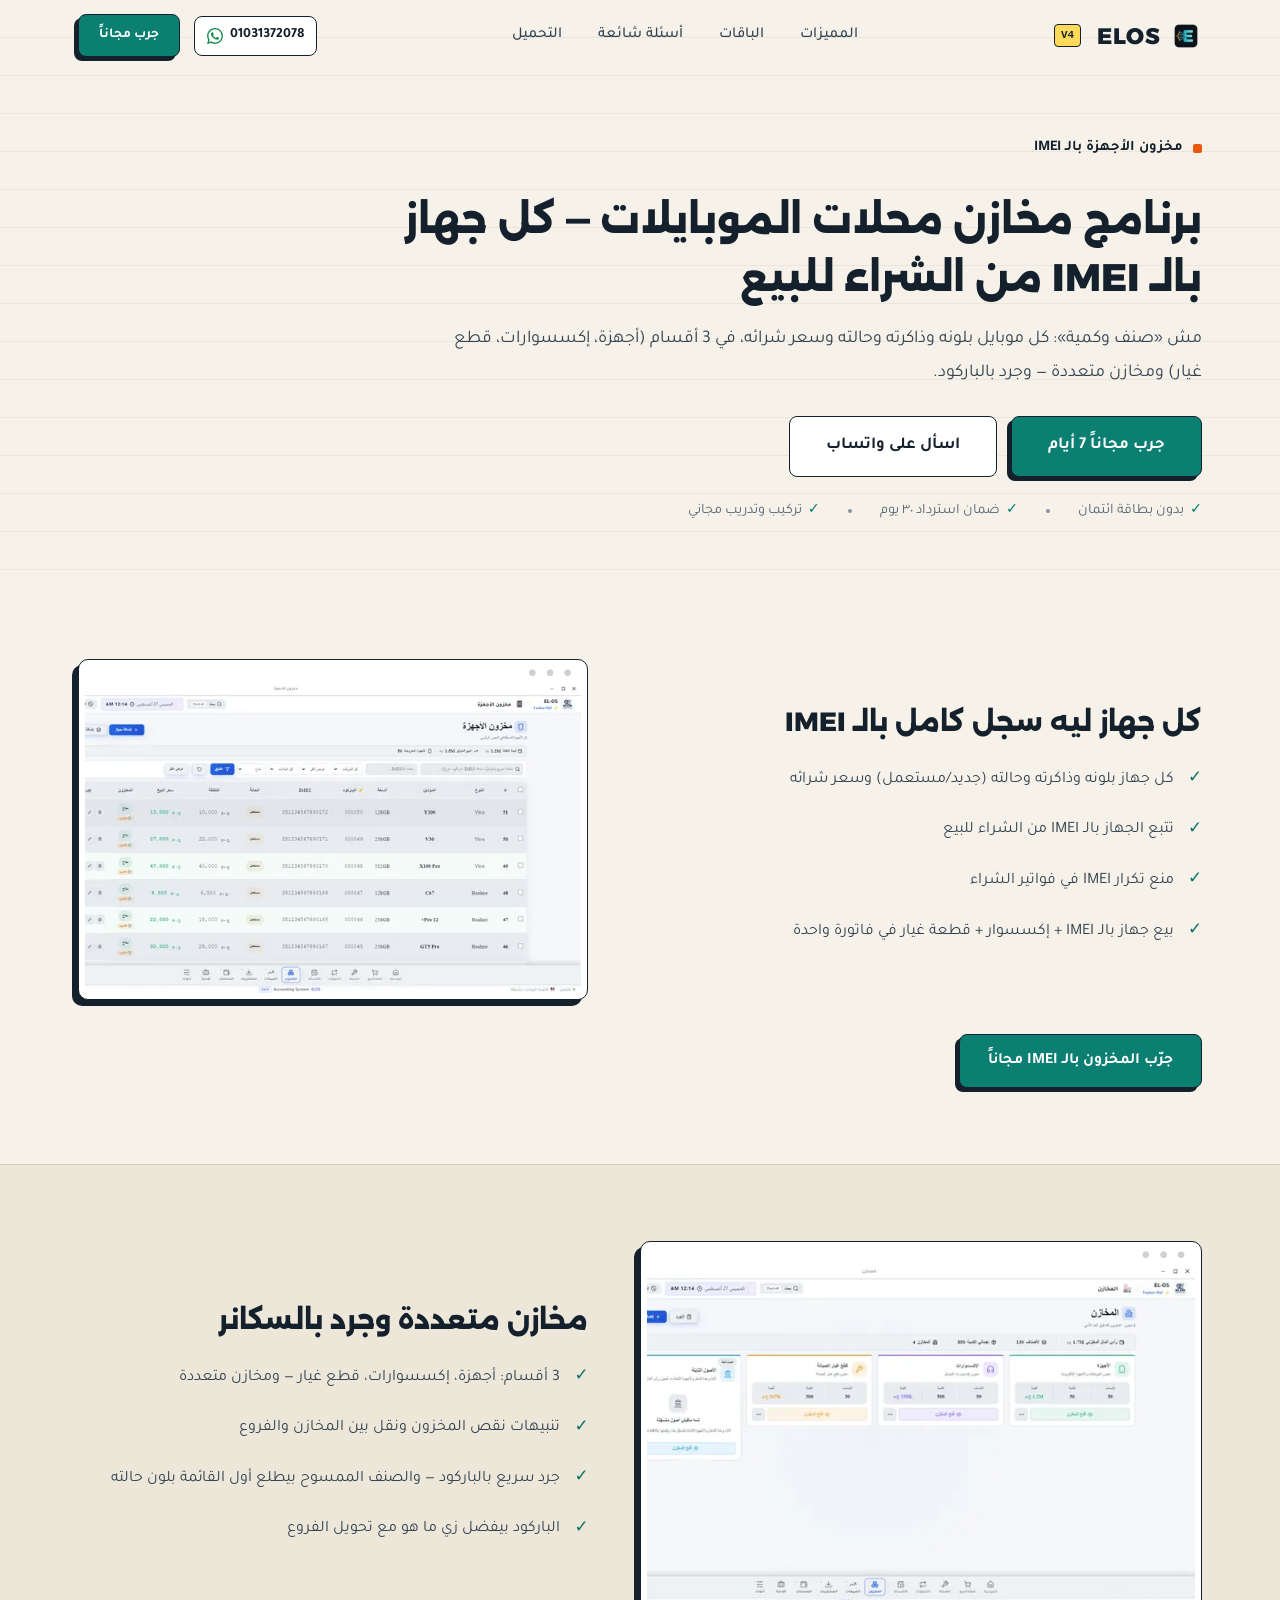
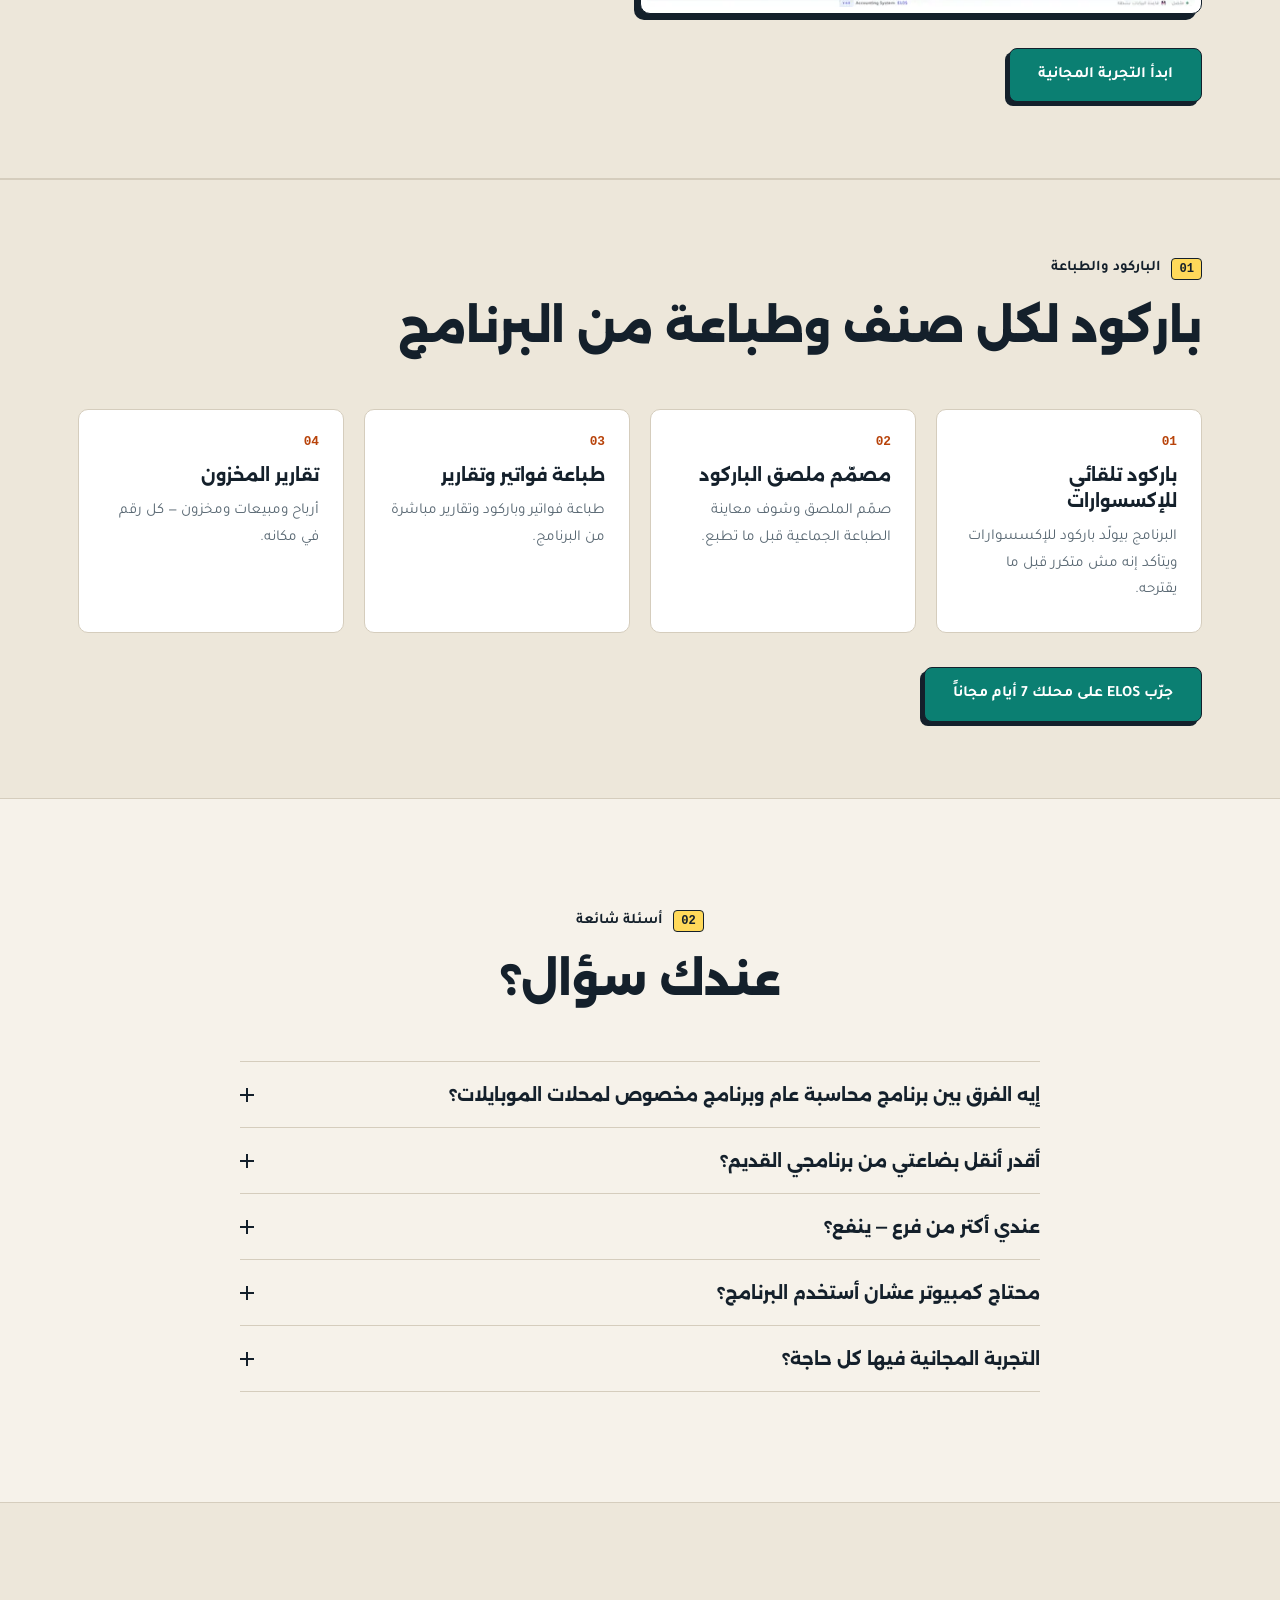
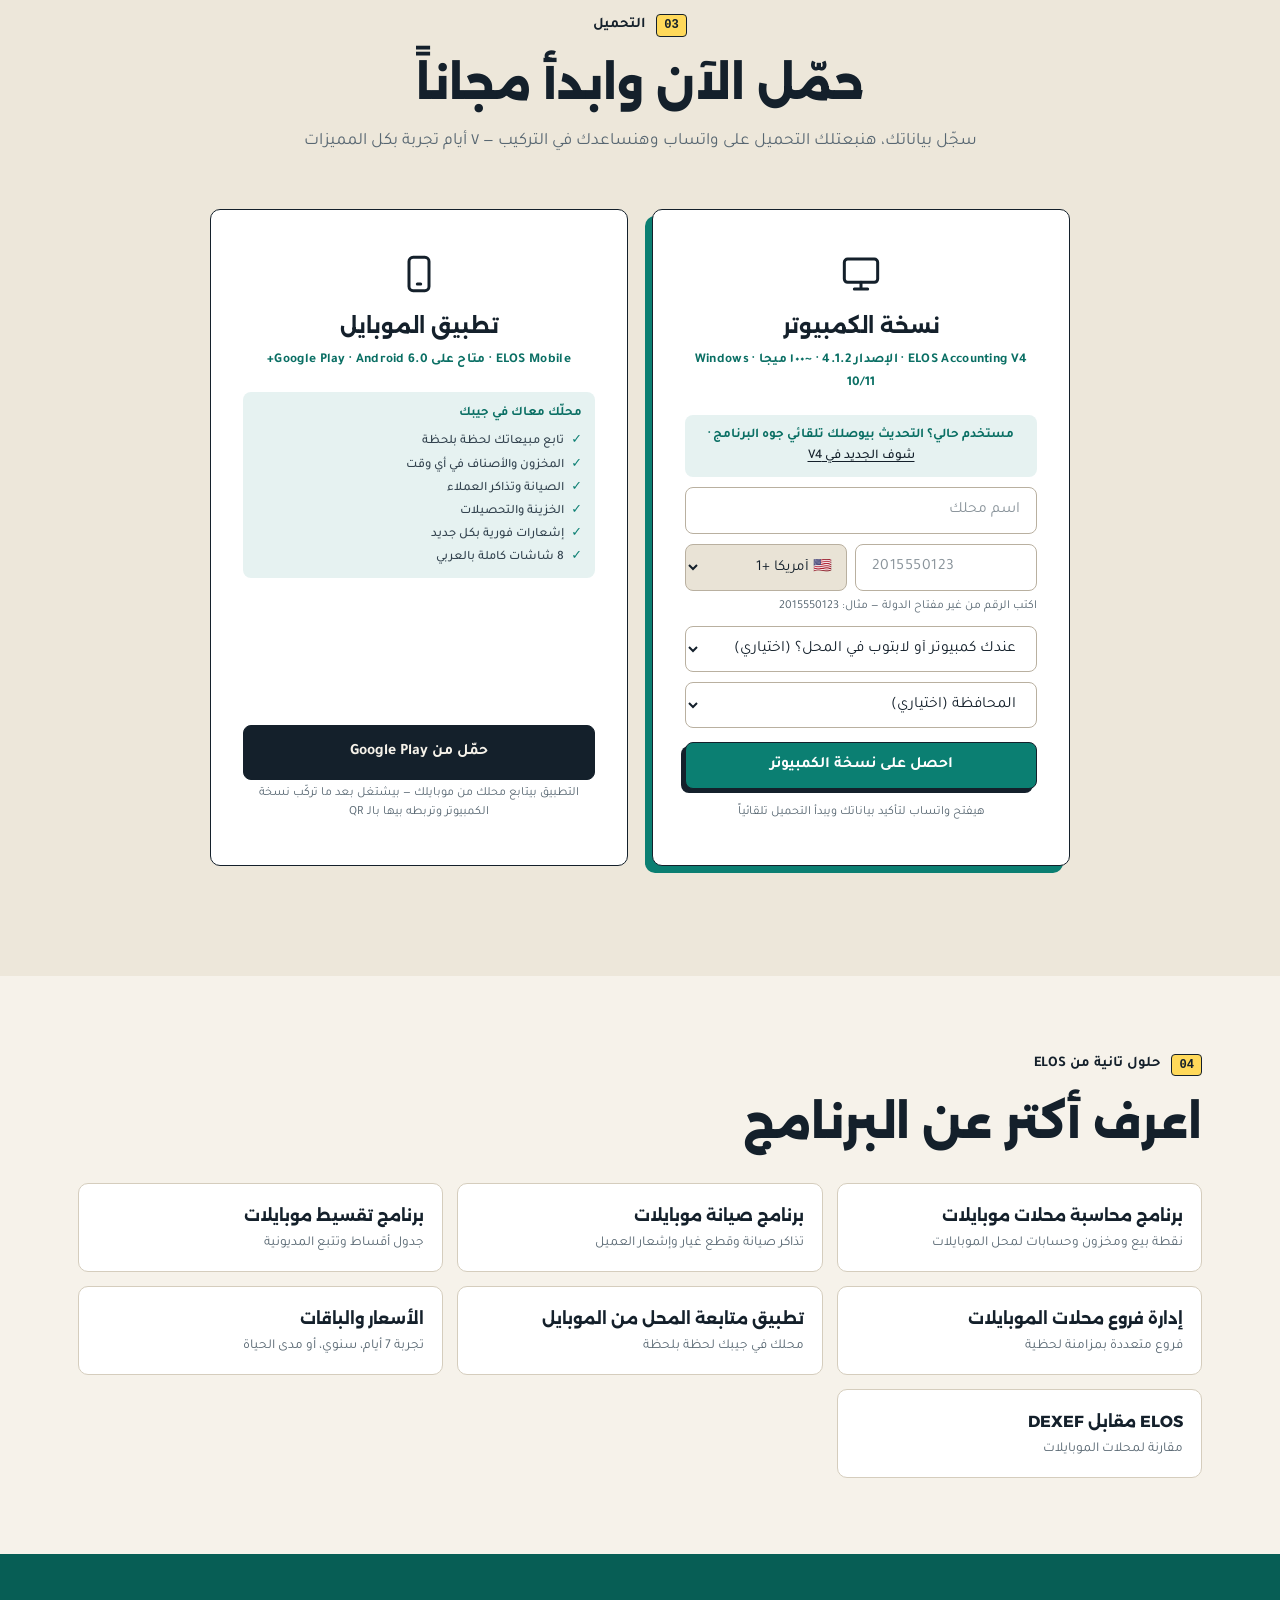
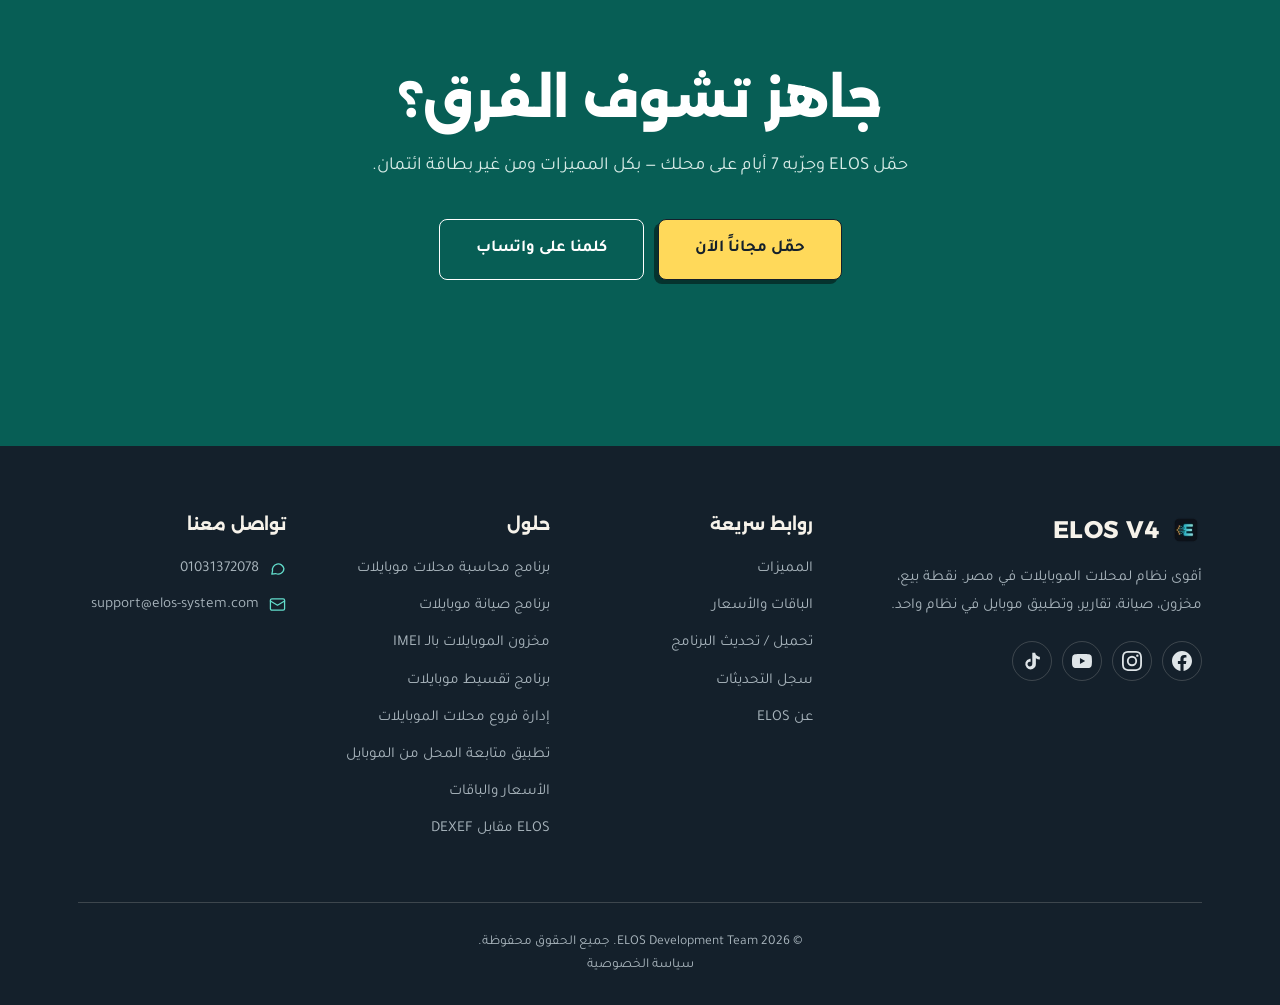
<file: برنامج-مخازن-موبايلات-IMEI/index.html>
<!DOCTYPE html>
<html lang="ar" dir="rtl">
<head>
  <meta charset="UTF-8">
  <meta name="viewport" content="width=device-width, initial-scale=1.0">
  <title>برنامج مخازن محلات الموبايلات بالـ IMEI — ELOS | كل جهاز من الشراء للبيع</title>
  <meta name="description" content="برنامج مخازن لمحلات الموبايلات: كل جهاز بالـ IMEI واللون والذاكرة والحالة وسعر الشراء، 3 أقسام ومخازن متعددة، جرد بالباركود ونقل بين الفروع. جرّب ELOS 7 أيام مجاناً.">
  <meta name="theme-color" content="#f6f2ea">
  <link rel="canonical" href="https://elos-system.com/برنامج-مخازن-موبايلات-IMEI/">
  <meta property="og:title" content="برنامج مخازن محلات الموبايلات بالـ IMEI — ELOS | كل جهاز من الشراء للبيع">
  <meta property="og:description" content="برنامج مخازن لمحلات الموبايلات: كل جهاز بالـ IMEI واللون والذاكرة والحالة وسعر الشراء، 3 أقسام ومخازن متعددة، جرد بالباركود ونقل بين الفروع. جرّب ELOS 7 أيام مجاناً.">
  <meta property="og:image" content="https://elos-system.com/assets/og-cover.jpg?v=2">
  <meta property="og:image:width" content="1200">
  <meta property="og:image:height" content="630">
  <meta property="og:type" content="website">
  <meta property="og:url" content="https://elos-system.com/برنامج-مخازن-موبايلات-IMEI/">
  <meta property="og:site_name" content="ELOS">
  <meta property="og:locale" content="ar_EG">
  <meta name="twitter:card" content="summary_large_image">
  <meta name="twitter:title" content="برنامج مخازن محلات الموبايلات بالـ IMEI — ELOS | كل جهاز من الشراء للبيع">
  <meta name="twitter:description" content="برنامج مخازن لمحلات الموبايلات: كل جهاز بالـ IMEI واللون والذاكرة والحالة وسعر الشراء، 3 أقسام ومخازن متعددة، جرد بالباركود ونقل بين الفروع. جرّب ELOS 7 أيام مجاناً.">
  <meta name="twitter:image" content="https://elos-system.com/assets/og-cover.jpg?v=2">
  <link rel="icon" type="image/png" href="/assets/favicon.png">
  <link rel="apple-touch-icon" href="/assets/favicon.png">
  <link rel="preload" href="/fonts/tajawal-400-arabic.woff2" as="font" type="font/woff2" crossorigin>
  <link rel="preload" href="/fonts/alexandria-arabic.woff2" as="font" type="font/woff2" crossorigin>
  <link rel="stylesheet" href="/css/style.css">

  <!-- ════════ TRACKING ════════ -->
  <!-- Google Analytics 4 — property: elos-mobile / stream: Elos Website -->
  <script async src="https://www.googletagmanager.com/gtag/js?id=G-RLBB64DHQP"></script>
  <script>
    window.dataLayer = window.dataLayer || [];
    function gtag(){dataLayer.push(arguments);}
    gtag('js', new Date());
    gtag('config', 'G-RLBB64DHQP', { 'send_page_view': true });
  </script>

  <!-- Meta Pixel — dataset: Elos ads (under ELOS ADS account) -->
  <script>
    !function(f,b,e,v,n,t,s){if(f.fbq)return;n=f.fbq=function(){n.callMethod?
    n.callMethod.apply(n,arguments):n.queue.push(arguments)};if(!f._fbq)f._fbq=n;
    n.push=n;n.loaded=!0;n.version='2.0';n.queue=[];t=b.createElement(e);t.async=!0;
    t.src=v;s=b.getElementsByTagName(e)[0];s.parentNode.insertBefore(t,s)}(window,
    document,'script','https://connect.facebook.net/en_US/fbevents.js');
    fbq('init', '2504885989955815');
    fbq('init', '2896945414015167');
    fbq('track', 'PageView');
  </script>
  <noscript><img height="1" width="1" style="display:none"
    src="https://www.facebook.com/tr?id=2504885989955815&ev=PageView&noscript=1"/></noscript>
  <noscript><img height="1" width="1" style="display:none"
    src="https://www.facebook.com/tr?id=2896945414015167&ev=PageView&noscript=1"/></noscript>
  <!-- ════════ /TRACKING ════════ -->
  <script type="application/ld+json">
{
  "@context": "https://schema.org",
  "@type": "SoftwareApplication",
  "name": "ELOS Accounting V4",
  "operatingSystem": "Windows 10, Windows 11, macOS 10.15+, Android 6.0+",
  "applicationCategory": "BusinessApplication",
  "applicationSubCategory": "برنامج محاسبة ونقطة بيع لمحلات الموبايلات",
  "description": "برنامج مخازن لمحلات الموبايلات: كل جهاز بالـ IMEI واللون والذاكرة والحالة وسعر الشراء، 3 أقسام ومخازن متعددة، جرد بالباركود ونقل بين الفروع. جرّب ELOS 7 أيام مجاناً.",
  "url": "https://elos-system.com/برنامج-مخازن-موبايلات-IMEI/",
  "image": "https://elos-system.com/assets/og-cover.jpg?v=2",
  "inLanguage": "ar",
  "offers": [
    {
      "@type": "Offer",
      "price": "0",
      "priceCurrency": "EGP",
      "name": "تجربة مجانية 7 أيام"
    },
    {
      "@type": "Offer",
      "price": "2600",
      "priceCurrency": "EGP",
      "name": "اشتراك سنوي"
    },
    {
      "@type": "Offer",
      "price": "4000",
      "priceCurrency": "EGP",
      "name": "مدى الحياة"
    }
  ],
  "publisher": {
    "@type": "Organization",
    "name": "ELOS",
    "url": "https://elos-system.com/"
  }
}
  </script>
  <script type="application/ld+json">
{
  "@context": "https://schema.org",
  "@type": "FAQPage",
  "mainEntity": [
    {
      "@type": "Question",
      "name": "إيه الفرق بين برنامج محاسبة عام وبرنامج مخصوص لمحلات الموبايلات؟",
      "acceptedAnswer": {
        "@type": "Answer",
        "text": "البرنامج العام بيتعامل مع «صنف وكمية». محل الموبايلات بيبيع أجهزة كل واحد ليه IMEI ولون وذاكرة وحالة (جديد/مستعمل)، وبيصلّح، وبيبيع بالتقسيط. ELOS مبني على ده من الأول: كل جهاز بيتتبع بالـ IMEI من الشراء للبيع، والصيانة والأقساط جزء من النظام مش إضافة."
      }
    },
    {
      "@type": "Question",
      "name": "أقدر أنقل بضاعتي من برنامجي القديم؟",
      "acceptedAnswer": {
        "@type": "Answer",
        "text": "أيوه، ولو عندك بيانات في برنامج قديم بننقلها لك مجاناً — منتجاتك وعملاؤك ومورّدينك."
      }
    },
    {
      "@type": "Question",
      "name": "عندي أكتر من فرع — ينفع؟",
      "acceptedAnswer": {
        "@type": "Answer",
        "text": "أيوا. من V4 تقدر تربط الفروع بكود واحد: مخازن ومبيعات وشفتات كل فرع لوحدها، وإنت شايف الكل من مكان واحد أو من تطبيق الموبايل. وكل فرع محتاج ترخيص خاص بيه."
      }
    },
    {
      "@type": "Question",
      "name": "محتاج كمبيوتر عشان أستخدم البرنامج؟",
      "acceptedAnswer": {
        "@type": "Answer",
        "text": "أيوه. ELOS برنامج بيتثبت على كمبيوتر أو لابتوب المحل — ويندوز 10/11 أو ماك — وعليه بتبيع وبتسجّل كل حاجة، وبيشتغل من غير إنترنت. تطبيق الموبايل بيتربط بالبرنامج بالـ QR عشان تتابع المحل من أي مكان، لكنه مش بديل عن نسخة الكمبيوتر."
      }
    },
    {
      "@type": "Question",
      "name": "التجربة المجانية فيها كل حاجة؟",
      "acceptedAnswer": {
        "@type": "Answer",
        "text": "أيوا، 7 أيام بكل المميزات بدون بطاقة ائتمان. وبنركّب معاك ونعلّم الموظفين مجاناً، ولو عندك بيانات في برنامج قديم بننقلها لك."
      }
    }
  ]
}
  </script>
</head>
<body>
  <div class="mobile-overlay"></div>
  <nav class="navbar scrolled">
    <div class="container">
      <a href="/" class="nav-logo"><img src="/assets/logo-64.webp" alt="ELOS" class="nav-logo-icon" width="32" height="32"> ELOS <span>V4</span></a>
      <ul class="nav-links">
        <li><a href="/#features">المميزات</a></li>
        <li><a href="/الأسعار/">الباقات</a></li>
        <li><a href="#faq">أسئلة شائعة</a></li>
        <li><a href="#download">التحميل</a></li>
      </ul>
      <div class="nav-actions">
        <a href="https://wa.me/201031372078?text=%D9%85%D8%B1%D8%AD%D8%A8%D8%A7%D9%8B%D8%8C%20%D8%A3%D9%86%D8%A7%20%D8%B9%D9%84%D9%89%20%D8%B5%D9%81%D8%AD%D8%A9%20%D9%85%D8%AE%D8%B2%D9%88%D9%86%20%D8%A7%D9%84%D9%85%D9%88%D8%A8%D8%A7%D9%8A%D9%84%D8%A7%D8%AA%20%D8%A8%D8%A7%D9%84%D9%80%20IMEI%20%D9%88%D8%B9%D9%86%D8%AF%D9%8A%20%D8%B3%D8%A4%D8%A7%D9%84%20%D8%B9%D9%86%20ELOS" data-wa-msg="مرحباً، أنا على صفحة مخزون الموبايلات بالـ IMEI وعندي سؤال عن ELOS" target="_blank" rel="noopener noreferrer" class="nav-phone" data-track="nav-whatsapp" aria-label="واتساب">
          <svg viewBox="0 0 24 24" width="16" height="16" fill="currentColor"><path d="M17.472 14.382c-.297-.149-1.758-.867-2.03-.967-.273-.099-.471-.148-.67.15-.197.297-.767.966-.94 1.164-.173.199-.347.223-.644.075-.297-.15-1.255-.463-2.39-1.475-.883-.788-1.48-1.761-1.653-2.059-.173-.297-.018-.458.13-.606.134-.133.298-.347.446-.52.149-.174.198-.298.298-.497.099-.198.05-.371-.025-.52-.075-.149-.669-1.612-.916-2.207-.242-.579-.487-.5-.669-.51-.173-.008-.371-.01-.57-.01-.198 0-.52.074-.792.372-.272.297-1.04 1.016-1.04 2.479 0 1.462 1.065 2.875 1.213 3.074.149.198 2.096 3.2 5.077 4.487.709.306 1.262.489 1.694.625.712.227 1.36.195 1.871.118.571-.085 1.758-.719 2.006-1.413.248-.694.248-1.289.173-1.413-.074-.124-.272-.198-.57-.347m-5.421 7.403h-.004a9.87 9.87 0 01-5.031-1.378l-.361-.214-3.741.982.998-3.648-.235-.374a9.86 9.86 0 01-1.51-5.26c.001-5.45 4.436-9.884 9.888-9.884 2.64 0 5.122 1.03 6.988 2.898a9.825 9.825 0 012.893 6.994c-.003 5.45-4.437 9.884-9.885 9.884m8.413-18.297A11.815 11.815 0 0012.05 0C5.495 0 .16 5.335.157 11.892c0 2.096.547 4.142 1.588 5.945L.057 24l6.305-1.654a11.882 11.882 0 005.683 1.448h.005c6.554 0 11.89-5.335 11.893-11.893a11.821 11.821 0 00-3.48-8.413z"/></svg>
          <span>01031372078</span>
        </a>
        <a href="#download" class="btn btn-primary btn-sm nav-cta" data-track="nav-cta">جرب مجاناً</a>
      </div>
      <button class="menu-toggle" aria-label="القائمة"><span></span><span></span><span></span></button>
    </div>
  </nav>

  <section class="lp-hero hero">
    <div class="container">
      <span class="section-badge">مخزون الأجهزة بالـ IMEI</span>
      <h1>برنامج مخازن محلات الموبايلات — كل جهاز بالـ IMEI من الشراء للبيع</h1>
      <p class="lp-sub">مش «صنف وكمية»: كل موبايل بلونه وذاكرته وحالته وسعر شرائه، في 3 أقسام (أجهزة، إكسسوارات، قطع غيار) ومخازن متعددة — وجرد بالباركود.</p>
      <div class="hero-buttons">
        <a href="#download" class="btn btn-primary btn-lg" data-track="fp-imei-hero-cta">جرب مجاناً 7 أيام</a>
        <a href="https://wa.me/201031372078?text=%D9%85%D8%B1%D8%AD%D8%A8%D8%A7%D9%8B%D8%8C%20%D8%A3%D9%86%D8%A7%20%D8%B9%D9%84%D9%89%20%D8%B5%D9%81%D8%AD%D8%A9%20%D9%85%D8%AE%D8%B2%D9%88%D9%86%20%D8%A7%D9%84%D9%85%D9%88%D8%A8%D8%A7%D9%8A%D9%84%D8%A7%D8%AA%20%D8%A8%D8%A7%D9%84%D9%80%20IMEI%20%D9%88%D8%B9%D9%86%D8%AF%D9%8A%20%D8%B3%D8%A4%D8%A7%D9%84%20%D8%B9%D9%86%20ELOS" data-wa-msg="مرحباً، أنا على صفحة مخزون الموبايلات بالـ IMEI وعندي سؤال عن ELOS" target="_blank" rel="noopener noreferrer" class="btn btn-ghost btn-lg" data-track="fp-imei-hero-whatsapp">اسأل على واتساب</a>
      </div>
      <div class="hero-trust">
        <span><span class="check">✓</span> بدون بطاقة ائتمان</span><span class="dot"></span>
        <span><span class="check">✓</span> ضمان استرداد ٣٠ يوم</span><span class="dot"></span>
        <span><span class="check">✓</span> تركيب وتدريب مجاني</span>
      </div>
    </div>
  </section>

  <section class="lp-section">
    <div class="container">
      <div class="lp-two fade-up">
        <div>
          <h2>كل جهاز ليه سجل كامل بالـ IMEI</h2>
          <ul class="app-features-list"><li><span class="check-icon">✓</span> كل جهاز بلونه وذاكرته وحالته (جديد/مستعمل) وسعر شرائه</li><li><span class="check-icon">✓</span> تتبع الجهاز بالـ IMEI من الشراء للبيع</li><li><span class="check-icon">✓</span> منع تكرار IMEI في فواتير الشراء</li><li><span class="check-icon">✓</span> بيع جهاز بالـ IMEI + إكسسوار + قطعة غيار في فاتورة واحدة</li></ul>
        </div>
        <div><div class="desktop-gallery-frame"><picture><source media="(max-width: 768px)" srcset="/assets/screenshots/desktop/desktop-inventory-m.webp" type="image/webp"><source srcset="/assets/screenshots/desktop/desktop-inventory.webp" type="image/webp"><img width="1919" height="1028" loading="lazy" decoding="async" src="/assets/screenshots/desktop/desktop-inventory.png" alt="شاشة مخزون الأجهزة بالـ IMEI في ELOS"></picture></div></div>
      </div>
      <div class="section-cta"><a href="#download" class="btn btn-primary" data-track="fp-imei-cta-device">جرّب المخزون بالـ IMEI مجاناً</a></div>
    </div>
  </section>

  <section class="lp-section lp-section--alt">
    <div class="container">
      <div class="lp-two fade-up">
        <div><div class="desktop-gallery-frame"><picture><source media="(max-width: 768px)" srcset="/assets/screenshots/desktop/desktop-warehouses-m.webp" type="image/webp"><source srcset="/assets/screenshots/desktop/desktop-warehouses.webp" type="image/webp"><img width="1919" height="1028" loading="lazy" decoding="async" src="/assets/screenshots/desktop/desktop-warehouses.png" alt="شاشة المخازن في ELOS"></picture></div></div>
        <div>
          <h2>مخازن متعددة وجرد بالسكانر</h2>
          <ul class="app-features-list"><li><span class="check-icon">✓</span> 3 أقسام: أجهزة، إكسسوارات، قطع غيار — ومخازن متعددة</li><li><span class="check-icon">✓</span> تنبيهات نقص المخزون ونقل بين المخازن والفروع</li><li><span class="check-icon">✓</span> جرد سريع بالباركود — والصنف الممسوح بيطلع أول القائمة بلون حالته</li><li><span class="check-icon">✓</span> الباركود بيفضل زي ما هو مع تحويل الفروع</li></ul>
        </div>
      </div>
      <div class="section-cta"><a href="#download" class="btn btn-primary" data-track="fp-imei-cta-stock">ابدأ التجربة المجانية</a></div>
    </div>
  </section>

  <section class="problems lp-section">
    <div class="container">
      <div class="section-header fade-up">
        <span class="section-badge">الباركود والطباعة</span>
        <h2>باركود لكل صنف وطباعة من البرنامج</h2>
      </div>
      <div class="problems-grid stagger-children">
        <div class="problem-card fade-up">
          <h3>باركود تلقائي للإكسسوارات</h3>
          <p>البرنامج بيولّد باركود للإكسسوارات ويتأكد إنه مش متكرر قبل ما يقترحه.</p>
        </div>
        <div class="problem-card fade-up">
          <h3>مصمّم ملصق الباركود</h3>
          <p>صمّم الملصق وشوف معاينة الطباعة الجماعية قبل ما تطبع.</p>
        </div>
        <div class="problem-card fade-up">
          <h3>طباعة فواتير وتقارير</h3>
          <p>طباعة فواتير وباركود وتقارير مباشرة من البرنامج.</p>
        </div>
        <div class="problem-card fade-up">
          <h3>تقارير المخزون</h3>
          <p>أرباح ومبيعات ومخزون — كل رقم في مكانه.</p>
        </div>
      </div>
      <div class="section-cta"><a href="#download" class="btn btn-primary" data-track="fp-imei-cta-barcode">جرّب ELOS على محلك 7 أيام مجاناً</a></div>
    </div>
  </section>

  <section class="faq" id="faq">
    <div class="container">
      <div class="section-header fade-up">
        <span class="section-badge">أسئلة شائعة</span>
        <h2>عندك سؤال؟</h2>
      </div>
      <div class="faq-list fade-up">
        <div class="faq-item">
          <button class="faq-question">إيه الفرق بين برنامج محاسبة عام وبرنامج مخصوص لمحلات الموبايلات؟<span class="faq-arrow">▼</span></button>
          <div class="faq-answer"><p>البرنامج العام بيتعامل مع «صنف وكمية». محل الموبايلات بيبيع أجهزة كل واحد ليه IMEI ولون وذاكرة وحالة (جديد/مستعمل)، وبيصلّح، وبيبيع بالتقسيط. ELOS مبني على ده من الأول: كل جهاز بيتتبع بالـ IMEI من الشراء للبيع، والصيانة والأقساط جزء من النظام مش إضافة.</p></div>
        </div>
        <div class="faq-item">
          <button class="faq-question">أقدر أنقل بضاعتي من برنامجي القديم؟<span class="faq-arrow">▼</span></button>
          <div class="faq-answer"><p>أيوه، ولو عندك بيانات في برنامج قديم بننقلها لك مجاناً — منتجاتك وعملاؤك ومورّدينك.</p></div>
        </div>
        <div class="faq-item">
          <button class="faq-question">عندي أكتر من فرع — ينفع؟<span class="faq-arrow">▼</span></button>
          <div class="faq-answer"><p>أيوا. من V4 تقدر تربط الفروع بكود واحد: مخازن ومبيعات وشفتات كل فرع لوحدها، وإنت شايف الكل من مكان واحد أو من تطبيق الموبايل. وكل فرع محتاج ترخيص خاص بيه.</p></div>
        </div>
        <div class="faq-item">
          <button class="faq-question">محتاج كمبيوتر عشان أستخدم البرنامج؟<span class="faq-arrow">▼</span></button>
          <div class="faq-answer"><p>أيوه. ELOS برنامج بيتثبت على كمبيوتر أو لابتوب المحل — ويندوز 10/11 أو ماك — وعليه بتبيع وبتسجّل كل حاجة، وبيشتغل من غير إنترنت. تطبيق الموبايل بيتربط بالبرنامج بالـ QR عشان تتابع المحل من أي مكان، لكنه مش بديل عن نسخة الكمبيوتر.</p></div>
        </div>
        <div class="faq-item">
          <button class="faq-question">التجربة المجانية فيها كل حاجة؟<span class="faq-arrow">▼</span></button>
          <div class="faq-answer"><p>أيوا، 7 أيام بكل المميزات بدون بطاقة ائتمان. وبنركّب معاك ونعلّم الموظفين مجاناً، ولو عندك بيانات في برنامج قديم بننقلها لك.</p></div>
        </div>
      </div>
    </div>
  </section>
  <section class="download" id="download">
    <div class="container">
      <div class="section-header fade-up">
        <span class="section-badge">التحميل</span>
        <h2>حمّل الآن وابدأ مجاناً</h2>
        <p>سجّل بياناتك، هنبعتلك التحميل على واتساب وهنساعدك في التركيب — ٧ أيام تجربة بكل المميزات</p>
      </div>
      <div class="download-grid">

        <!-- Desktop Lead Form -->
        <div class="download-card download-card--desktop fade-up">
          <span class="download-icon"><svg viewBox="0 0 24 24" fill="none" stroke="currentColor" stroke-width="1.8" stroke-linecap="round" stroke-linejoin="round" aria-hidden="true"><rect x="2" y="3" width="20" height="14" rx="2"/><path d="M8 21h8M12 17v4"/></svg></span>
          <h3>نسخة الكمبيوتر</h3>
          <div class="download-version">ELOS Accounting V4 · الإصدار <span data-app-version>4.0</span> · ~١٠٠ ميجا · Windows 10/11</div>
          <div class="download-changelog download-changelog--compact">
            <small>مستخدم حالي؟ التحديث بيوصلك تلقائي جوه البرنامج · <a href="/#whatsnew" data-track="download-whatsnew">شوف الجديد في V4</a></small>
          </div>
          <form data-lead-form data-platform="desktop"
                data-download-url="https://elos-downloads.ossama3abss.workers.dev/latest/windows"
                class="lead-form">
            <div class="lead-fields">
              <input type="text" name="shop_name" placeholder="اسم محلك" required autocomplete="organization" aria-label="اسم محلك">
              <div class="phone-field">
                <select name="cc" class="cc-select" aria-label="مفتاح الدولة" title="مفتاح الدولة">
                  <option value="EG">🇪🇬 مصر +20</option>
                </select>
                <input type="tel" name="phone" placeholder="01012345678" required inputmode="tel" autocomplete="tel-national" aria-label="رقم واتساب" maxlength="20">
              </div>
              <small class="phone-hint">اكتب الرقم من غير مفتاح الدولة — مثال: 01012345678</small>
              <select name="has_pc" class="lead-select" aria-label="عندك كمبيوتر أو لابتوب في المحل؟">
                <option value="">عندك كمبيوتر أو لابتوب في المحل؟ (اختياري)</option>
                <option value="yes">أيوه عندي</option>
                <option value="no">لسه — هجيب</option>
              </select>
              <select name="gov" class="lead-select" aria-label="المحافظة">
                <option value="">المحافظة (اختياري)</option>
                <option>القاهرة</option>
                <option>الجيزة</option>
                <option>الإسكندرية</option>
                <option>القليوبية</option>
                <option>الدقهلية</option>
                <option>الشرقية</option>
                <option>الغربية</option>
                <option>المنوفية</option>
                <option>البحيرة</option>
                <option>كفر الشيخ</option>
                <option>دمياط</option>
                <option>بورسعيد</option>
                <option>الإسماعيلية</option>
                <option>السويس</option>
                <option>الفيوم</option>
                <option>بني سويف</option>
                <option>المنيا</option>
                <option>أسيوط</option>
                <option>سوهاج</option>
                <option>قنا</option>
                <option>الأقصر</option>
                <option>أسوان</option>
                <option>البحر الأحمر</option>
                <option>الوادي الجديد</option>
                <option>مطروح</option>
                <option>شمال سيناء</option>
                <option>جنوب سيناء</option>
                <option>خارج مصر</option>
              </select>
              <input type="text" name="website" class="hp-field" tabindex="-1" autocomplete="off" aria-hidden="true">
              <small class="lead-error" role="alert" hidden></small>
              <button type="submit" class="btn btn-primary" data-track="lead-desktop">احصل على نسخة الكمبيوتر</button>
              <small class="lead-note">هيفتح واتساب لتأكيد بياناتك ويبدأ التحميل تلقائياً</small>
            </div>
            <div class="lead-success" style="display:none;">
              <div class="lead-success-icon">✓</div>
              <h4>تمام! بدأ التحميل</h4>
              <p>هنرد عليك على واتساب خلال دقايق لمساعدتك في التركيب.</p>
            </div>
          </form>
        </div>

        <!-- Mobile App — Direct to Google Play -->
        <div class="download-card download-card--mobile fade-up">
          <span class="download-icon"><svg viewBox="0 0 24 24" fill="none" stroke="currentColor" stroke-width="1.8" stroke-linecap="round" stroke-linejoin="round" aria-hidden="true"><rect x="6" y="2" width="12" height="20" rx="2.5"/><path d="M11 18h2"/></svg></span>
          <h3>تطبيق الموبايل</h3>
          <div class="download-version">ELOS Mobile · متاح على Google Play · Android 6.0+</div>
          <div class="download-changelog">
            <span class="changelog-title">محلّك معاك في جيبك</span>
            <ul>
              <li>تابع مبيعاتك لحظة بلحظة</li>
              <li>المخزون والأصناف في أي وقت</li>
              <li>الصيانة وتذاكر العملاء</li>
              <li>الخزينة والتحصيلات</li>
              <li>إشعارات فورية بكل جديد</li>
              <li>8 شاشات كاملة بالعربي</li>
            </ul>
          </div>
          <a href="https://play.google.com/store/apps/details?id=com.elos.accounting"
             target="_blank" rel="noopener"
             class="btn btn-green"
             data-track="play-store-mobile">حمّل من Google Play</a>
          <small class="lead-note">التطبيق بيتابع محلك من موبايلك — بيشتغل بعد ما تركّب نسخة الكمبيوتر وتربطه بيها بالـ QR</small>
        </div>

      </div>
    </div>
  </section>
  <section class="lp-section lp-related">
    <div class="container">
      <div class="section-header"><span class="section-badge">حلول تانية من ELOS</span><h2>اعرف أكتر عن البرنامج</h2></div>
      <div class="lp-related-grid">
        <a class="lp-related-card" href="/برنامج-محاسبة-محلات-موبايلات/"><b>برنامج محاسبة محلات موبايلات</b><span>نقطة بيع ومخزون وحسابات لمحل الموبايلات</span></a>
        <a class="lp-related-card" href="/برنامج-صيانة-موبايلات/"><b>برنامج صيانة موبايلات</b><span>تذاكر صيانة وقطع غيار وإشعار العميل</span></a>
        <a class="lp-related-card" href="/برنامج-تقسيط-موبايلات/"><b>برنامج تقسيط موبايلات</b><span>جدول أقساط وتتبع المديونية</span></a>
        <a class="lp-related-card" href="/برنامج-فروع-محلات-موبايلات/"><b>إدارة فروع محلات الموبايلات</b><span>فروع متعددة بمزامنة لحظية</span></a>
        <a class="lp-related-card" href="/تطبيق-متابعة-محل-الموبايلات/"><b>تطبيق متابعة المحل من الموبايل</b><span>محلك في جيبك لحظة بلحظة</span></a>
        <a class="lp-related-card" href="/الأسعار/"><b>الأسعار والباقات</b><span>تجربة 7 أيام، سنوي، أو مدى الحياة</span></a>
        <a class="lp-related-card" href="/elos-vs-dexef/"><b>ELOS مقابل DEXEF</b><span>مقارنة لمحلات الموبايلات</span></a>
      </div>
    </div>
  </section>

  <section class="final-cta">
    <div class="container fade-up">
      <h2>جاهز تشوف الفرق؟</h2>
      <p>حمّل ELOS وجرّبه 7 أيام على محلك — بكل المميزات ومن غير بطاقة ائتمان.</p>
      <div class="hero-buttons">
        <a href="#download" class="btn btn-primary btn-lg" data-track="fp-imei-final-cta">حمّل مجاناً الآن</a>
        <a href="https://wa.me/201031372078?text=%D9%85%D8%B1%D8%AD%D8%A8%D8%A7%D9%8B%D8%8C%20%D8%A3%D9%86%D8%A7%20%D8%B9%D9%84%D9%89%20%D8%B5%D9%81%D8%AD%D8%A9%20%D9%85%D8%AE%D8%B2%D9%88%D9%86%20%D8%A7%D9%84%D9%85%D9%88%D8%A8%D8%A7%D9%8A%D9%84%D8%A7%D8%AA%20%D8%A8%D8%A7%D9%84%D9%80%20IMEI%20%D9%88%D8%B9%D9%86%D8%AF%D9%8A%20%D8%B3%D8%A4%D8%A7%D9%84%20%D8%B9%D9%86%20ELOS" data-wa-msg="مرحباً، أنا على صفحة مخزون الموبايلات بالـ IMEI وعندي سؤال عن ELOS" target="_blank" rel="noopener noreferrer" class="btn btn-secondary btn-lg" data-track="fp-imei-final-whatsapp">كلمنا على واتساب</a>
      </div>
    </div>
  </section>

  <footer class="footer">
    <div class="container">
      <div class="footer-grid">
        <div class="footer-brand">
          <div class="footer-logo">
            <img src="/assets/logo-64.webp" alt="ELOS" class="footer-logo-icon" width="32" height="32">
            ELOS V4
          </div>
          <p>أقوى نظام لمحلات الموبايلات في مصر. نقطة بيع، مخزون، صيانة، تقارير، وتطبيق موبايل في نظام واحد.</p>
          <div class="footer-social" aria-label="حسابات التواصل الاجتماعي">
            <a href="https://www.facebook.com/ElOsAccSystem/" target="_blank" rel="noopener" data-track="social-facebook" aria-label="فيسبوك">
              <svg viewBox="0 0 24 24" width="20" height="20" fill="currentColor"><path d="M24 12.073c0-6.627-5.373-12-12-12s-12 5.373-12 12c0 5.99 4.388 10.954 10.125 11.854v-8.385H7.078v-3.47h3.047V9.43c0-3.007 1.792-4.669 4.533-4.669 1.312 0 2.686.235 2.686.235v2.953H15.83c-1.491 0-1.956.925-1.956 1.874v2.25h3.328l-.532 3.47h-2.796v8.385C19.612 23.027 24 18.062 24 12.073z"/></svg>
            </a>
            <a href="https://www.instagram.com/elos_acc/" target="_blank" rel="noopener" data-track="social-instagram" aria-label="انستجرام">
              <svg viewBox="0 0 24 24" width="20" height="20" fill="currentColor"><path d="M12 2.163c3.204 0 3.584.012 4.85.07 3.252.148 4.771 1.691 4.919 4.919.058 1.265.069 1.645.069 4.849 0 3.205-.012 3.584-.069 4.849-.149 3.225-1.664 4.771-4.919 4.919-1.266.058-1.644.07-4.85.07-3.204 0-3.584-.012-4.849-.07-3.26-.149-4.771-1.699-4.919-4.92-.058-1.265-.07-1.644-.07-4.849 0-3.204.013-3.583.07-4.849.149-3.227 1.664-4.771 4.919-4.919 1.266-.057 1.645-.069 4.849-.069zM12 0C8.741 0 8.333.014 7.053.072 2.695.272.273 2.69.073 7.052.014 8.333 0 8.741 0 12c0 3.259.014 3.668.072 4.948.2 4.358 2.618 6.78 6.98 6.98C8.333 23.986 8.741 24 12 24c3.259 0 3.668-.014 4.948-.072 4.354-.2 6.782-2.618 6.979-6.98.059-1.28.073-1.689.073-4.948 0-3.259-.014-3.667-.072-4.947-.196-4.354-2.617-6.78-6.979-6.98C15.668.014 15.259 0 12 0zm0 5.838a6.162 6.162 0 100 12.324 6.162 6.162 0 000-12.324zM12 16a4 4 0 110-8 4 4 0 010 8zm6.406-11.845a1.44 1.44 0 100 2.881 1.44 1.44 0 000-2.881z"/></svg>
            </a>
            <a href="https://www.youtube.com/@ElOsAccSystem" target="_blank" rel="noopener" data-track="social-youtube" aria-label="يوتيوب">
              <svg viewBox="0 0 24 24" width="20" height="20" fill="currentColor"><path d="M23.498 6.186a3.016 3.016 0 0 0-2.122-2.136C19.505 3.545 12 3.545 12 3.545s-7.505 0-9.377.505A3.017 3.017 0 0 0 .502 6.186C0 8.07 0 12 0 12s0 3.93.502 5.814a3.016 3.016 0 0 0 2.122 2.136c1.871.505 9.376.505 9.376.505s7.505 0 9.377-.505a3.015 3.015 0 0 0 2.122-2.136C24 15.93 24 12 24 12s0-3.93-.502-5.814zM9.545 15.568V8.432L15.818 12l-6.273 3.568z"/></svg>
            </a>
            <a href="https://www.tiktok.com/@elos_accounting" target="_blank" rel="noopener" data-track="social-tiktok" aria-label="تيك توك">
              <svg viewBox="0 0 24 24" width="20" height="20" fill="currentColor"><path d="M19.59 6.69a4.83 4.83 0 0 1-3.77-4.25V2h-3.45v13.67a2.89 2.89 0 0 1-5.2 1.74 2.89 2.89 0 0 1 2.31-4.64 2.93 2.93 0 0 1 .88.13V9.4a6.84 6.84 0 0 0-1-.05A6.33 6.33 0 0 0 5.8 20.1a6.34 6.34 0 0 0 10.86-4.43v-7a8.16 8.16 0 0 0 4.77 1.52v-3.4a4.85 4.85 0 0 1-1.84-.1z"/></svg>
            </a>
          </div>
        </div>
        <div class="footer-col">
          <h4>روابط سريعة</h4>
          <ul>
            <li><a href="/#features">المميزات</a></li>
            <li><a href="/الأسعار/">الباقات والأسعار</a></li>
            <li><a href="/download">تحميل / تحديث البرنامج</a></li>
            <li><a href="/changelog.html">سجل التحديثات</a></li>
            <li><a href="/about.html">عن ELOS</a></li>
          </ul>
        </div>
        <div class="footer-col">
          <h4>حلول</h4>
          <ul>
            <li><a href="/برنامج-محاسبة-محلات-موبايلات/">برنامج محاسبة محلات موبايلات</a></li>
            <li><a href="/برنامج-صيانة-موبايلات/">برنامج صيانة موبايلات</a></li>
            <li><a href="/برنامج-مخازن-موبايلات-IMEI/">مخزون الموبايلات بالـ IMEI</a></li>
            <li><a href="/برنامج-تقسيط-موبايلات/">برنامج تقسيط موبايلات</a></li>
            <li><a href="/برنامج-فروع-محلات-موبايلات/">إدارة فروع محلات الموبايلات</a></li>
            <li><a href="/تطبيق-متابعة-محل-الموبايلات/">تطبيق متابعة المحل من الموبايل</a></li>
            <li><a href="/الأسعار/">الأسعار والباقات</a></li>
            <li><a href="/elos-vs-dexef/">ELOS مقابل DEXEF</a></li>
          </ul>
        </div>
        <div class="footer-col">
          <h4>تواصل معنا</h4>
          <ul class="footer-contact">
            <li><span class="contact-icon"><svg viewBox="0 0 24 24" fill="none" stroke="currentColor" stroke-width="1.8" stroke-linecap="round" stroke-linejoin="round" aria-hidden="true"><path d="M21 12a8 8 0 0 1-11.6 7.1L4 20l1-4.6A8 8 0 1 1 21 12z"/></svg></span><a href="https://wa.me/201031372078?text=%D9%85%D8%B1%D8%AD%D8%A8%D8%A7%D9%8B%D8%8C%20%D8%B9%D9%86%D8%AF%D9%8A%20%D8%B3%D8%A4%D8%A7%D9%84%20%D8%B9%D9%86%20%D8%A8%D8%B1%D9%86%D8%A7%D9%85%D8%AC%20ELOS" data-wa-msg="مرحباً، عندي سؤال عن برنامج ELOS" target="_blank" rel="noopener noreferrer" data-track="footer-whatsapp">01031372078</a></li>
            <li><span class="contact-icon"><svg viewBox="0 0 24 24" fill="none" stroke="currentColor" stroke-width="1.8" stroke-linecap="round" stroke-linejoin="round" aria-hidden="true"><rect x="2" y="4" width="20" height="16" rx="2"/><path d="m22 7-10 6L2 7"/></svg></span><a href="mailto:support@elos-system.com">support@elos-system.com</a></li>
          </ul>
        </div>
      </div>
      <div class="footer-bottom">
        <p>&copy; 2026 ELOS Development Team. جميع الحقوق محفوظة.</p>
        <p><a href="/privacy.html">سياسة الخصوصية</a></p>
      </div>
    </div>
  </footer>

  <div class="lightbox" aria-hidden="true" role="dialog" aria-label="صورة مكبّرة">
    <button class="lightbox-close" aria-label="إغلاق">×</button>
    <div class="lightbox-stage"><div class="lightbox-spinner"></div><img alt=""></div>
    <div class="lightbox-caption"></div>
  </div>

  <div class="sticky-cta" data-sticky-cta>
    <a href="#download" class="btn btn-primary" data-track="fp-imei-sticky-cta">جرّب ELOS مجاناً 7 أيام</a>
  </div>

  <div class="cookie-notice" id="cookieNotice" hidden>
    <p>بنستخدم كوكيز لتحليل استخدام الموقع. <a href="/privacy.html">اعرف أكتر</a></p>
    <button class="btn btn-primary btn-sm" id="cookieAccept">تمام</button>
  </div>

  <script src="/js/main.js"></script>
</body>
</html>
</file>
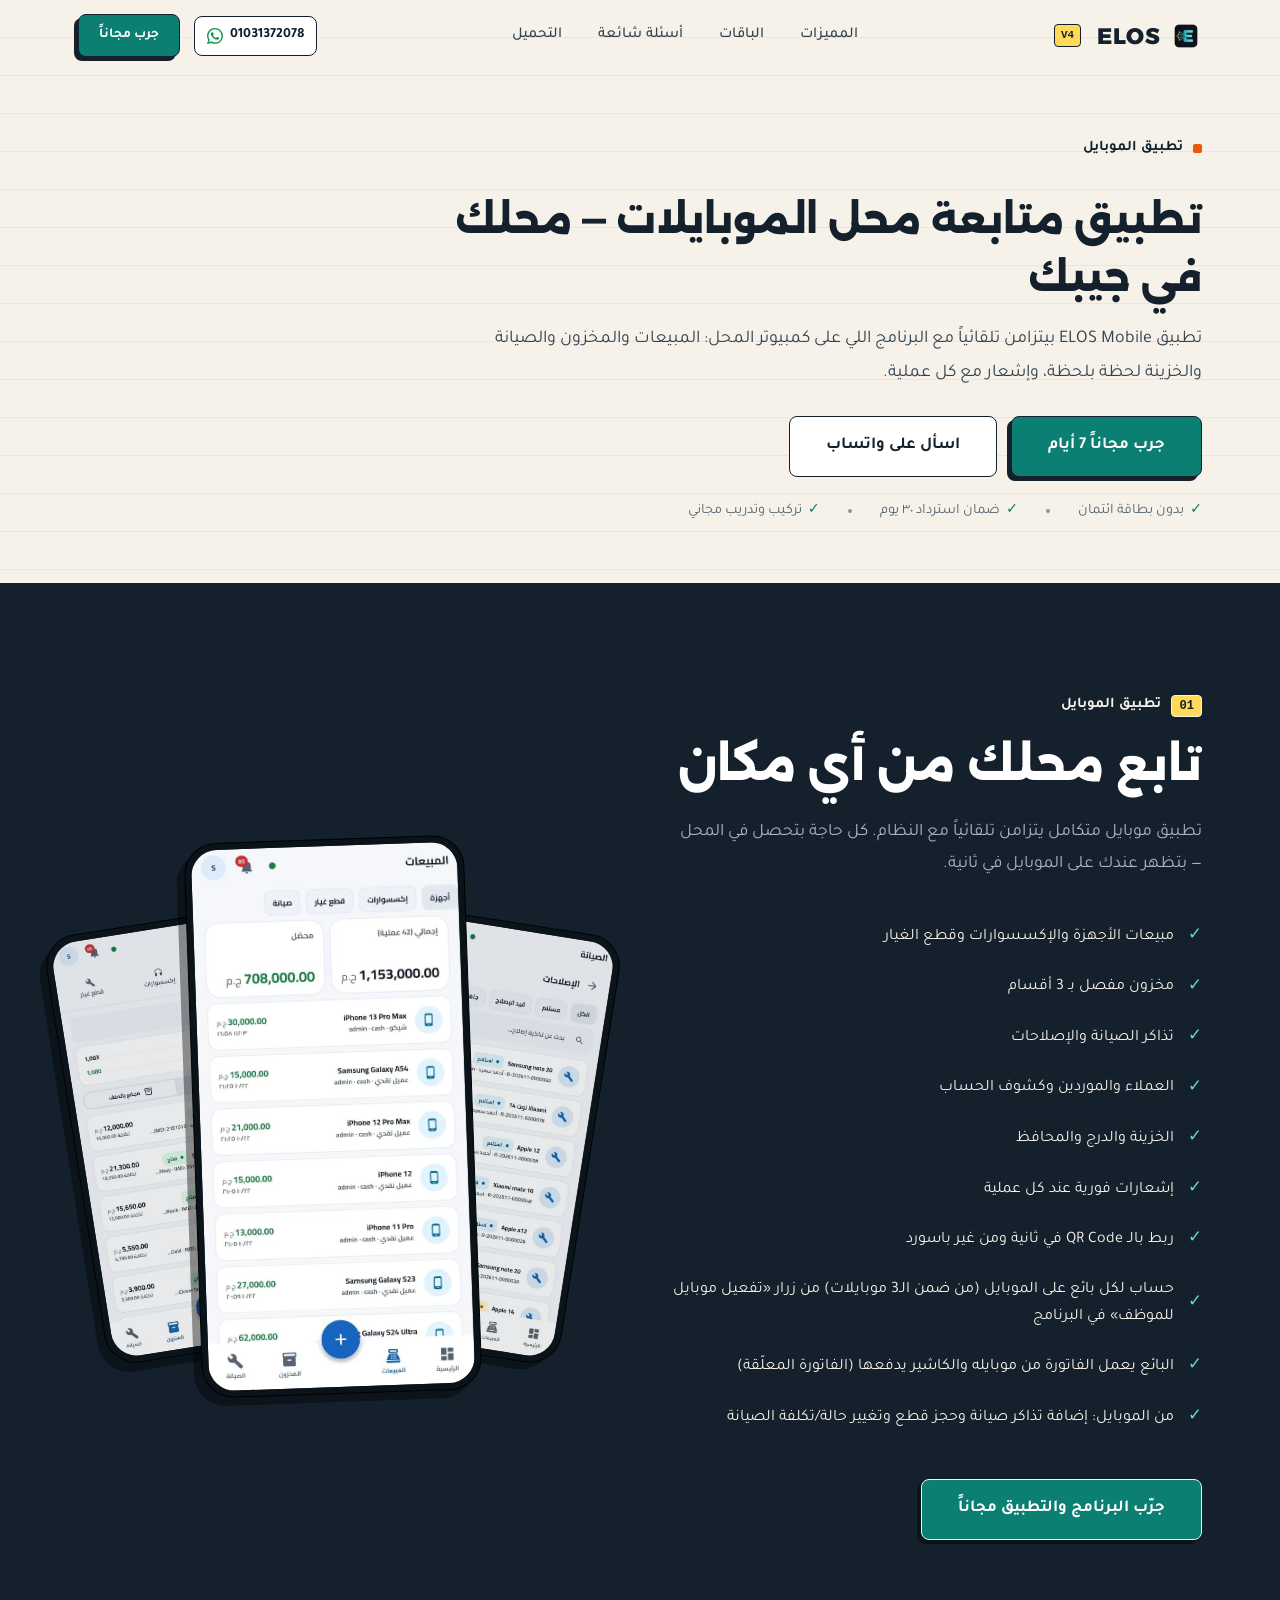
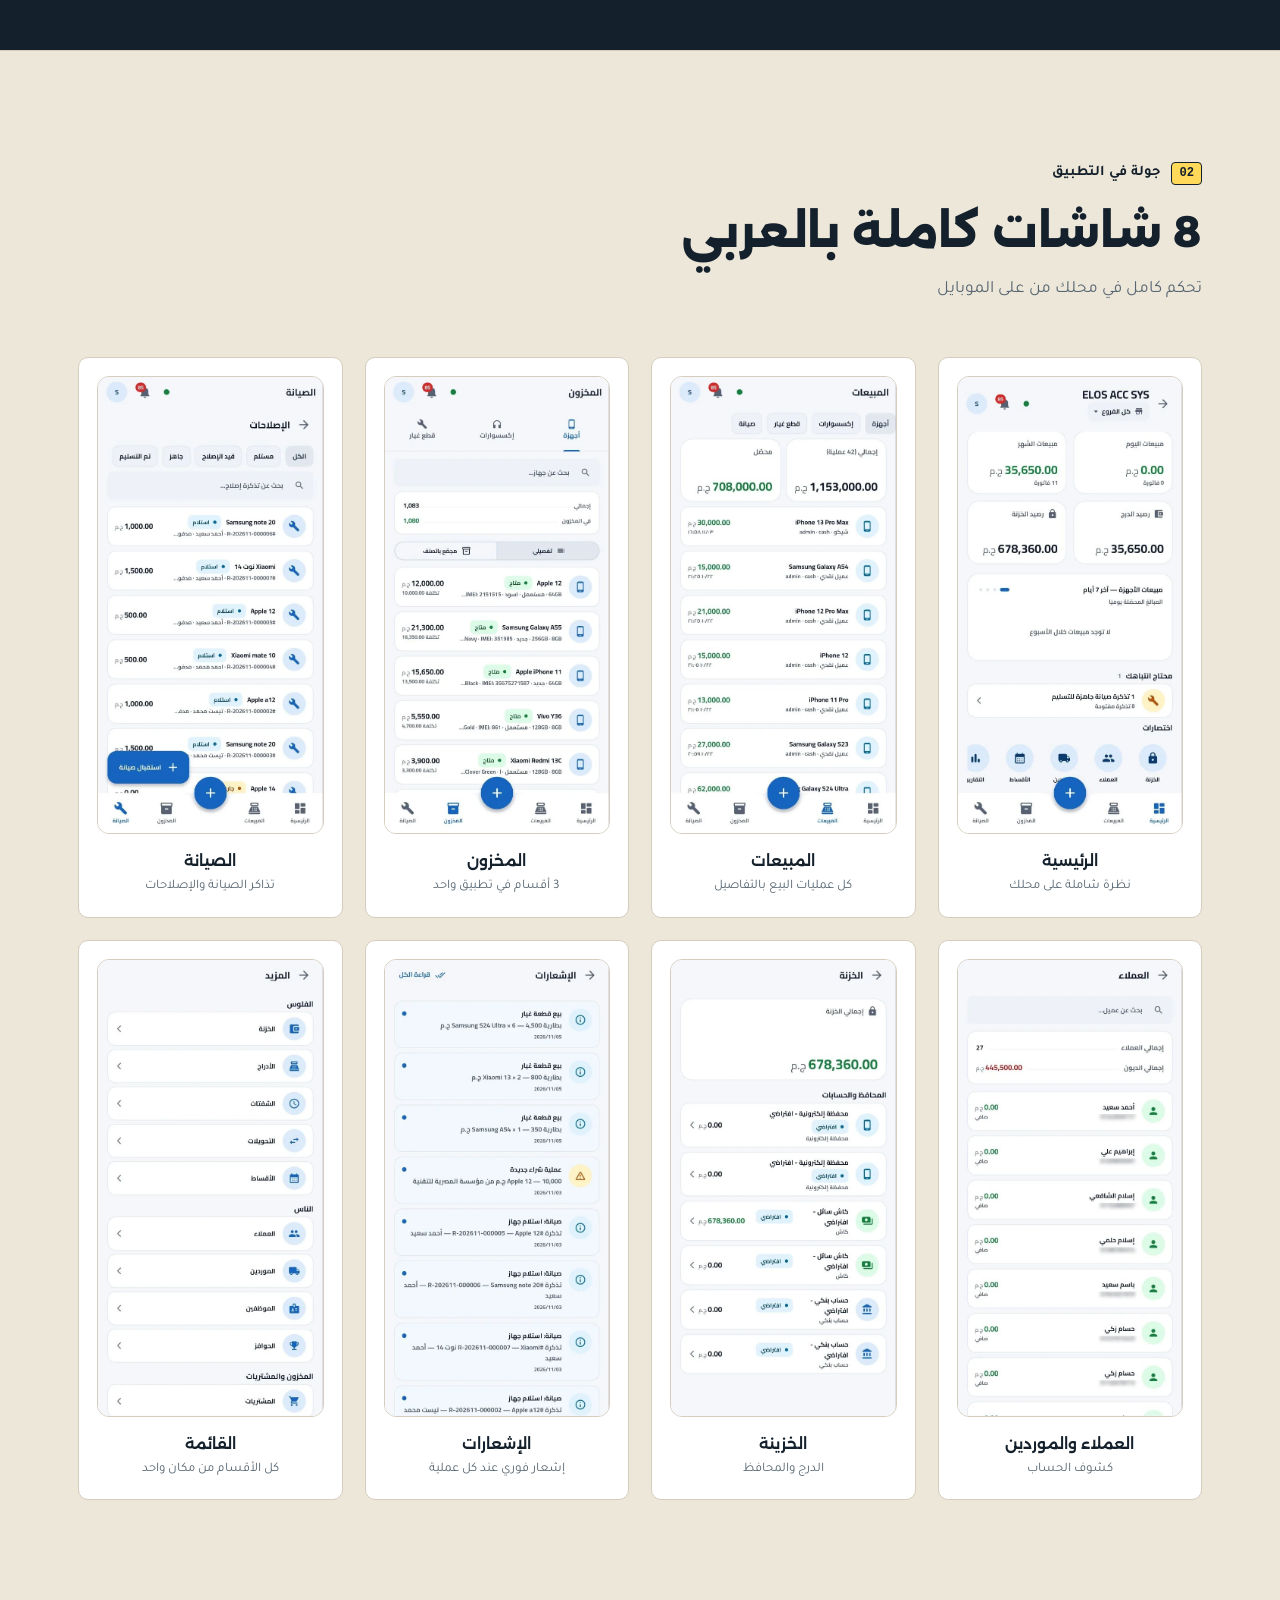
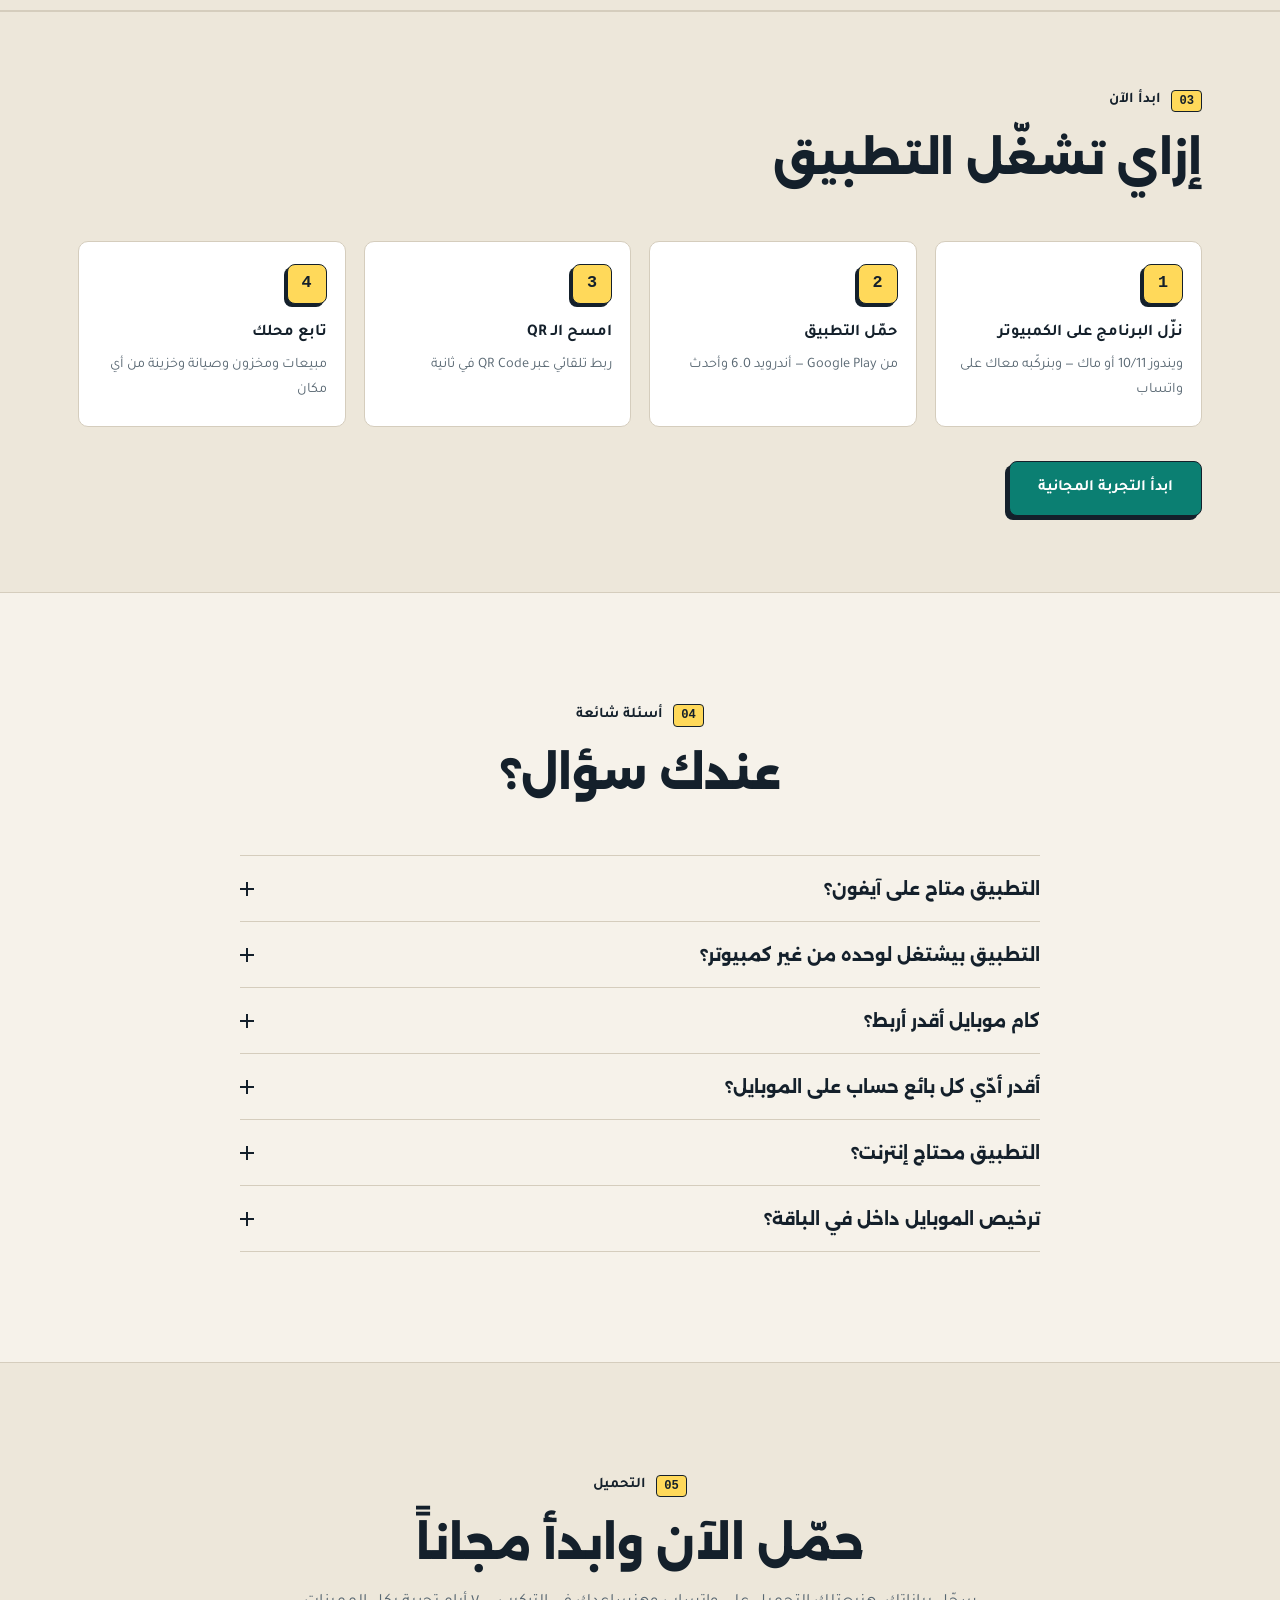
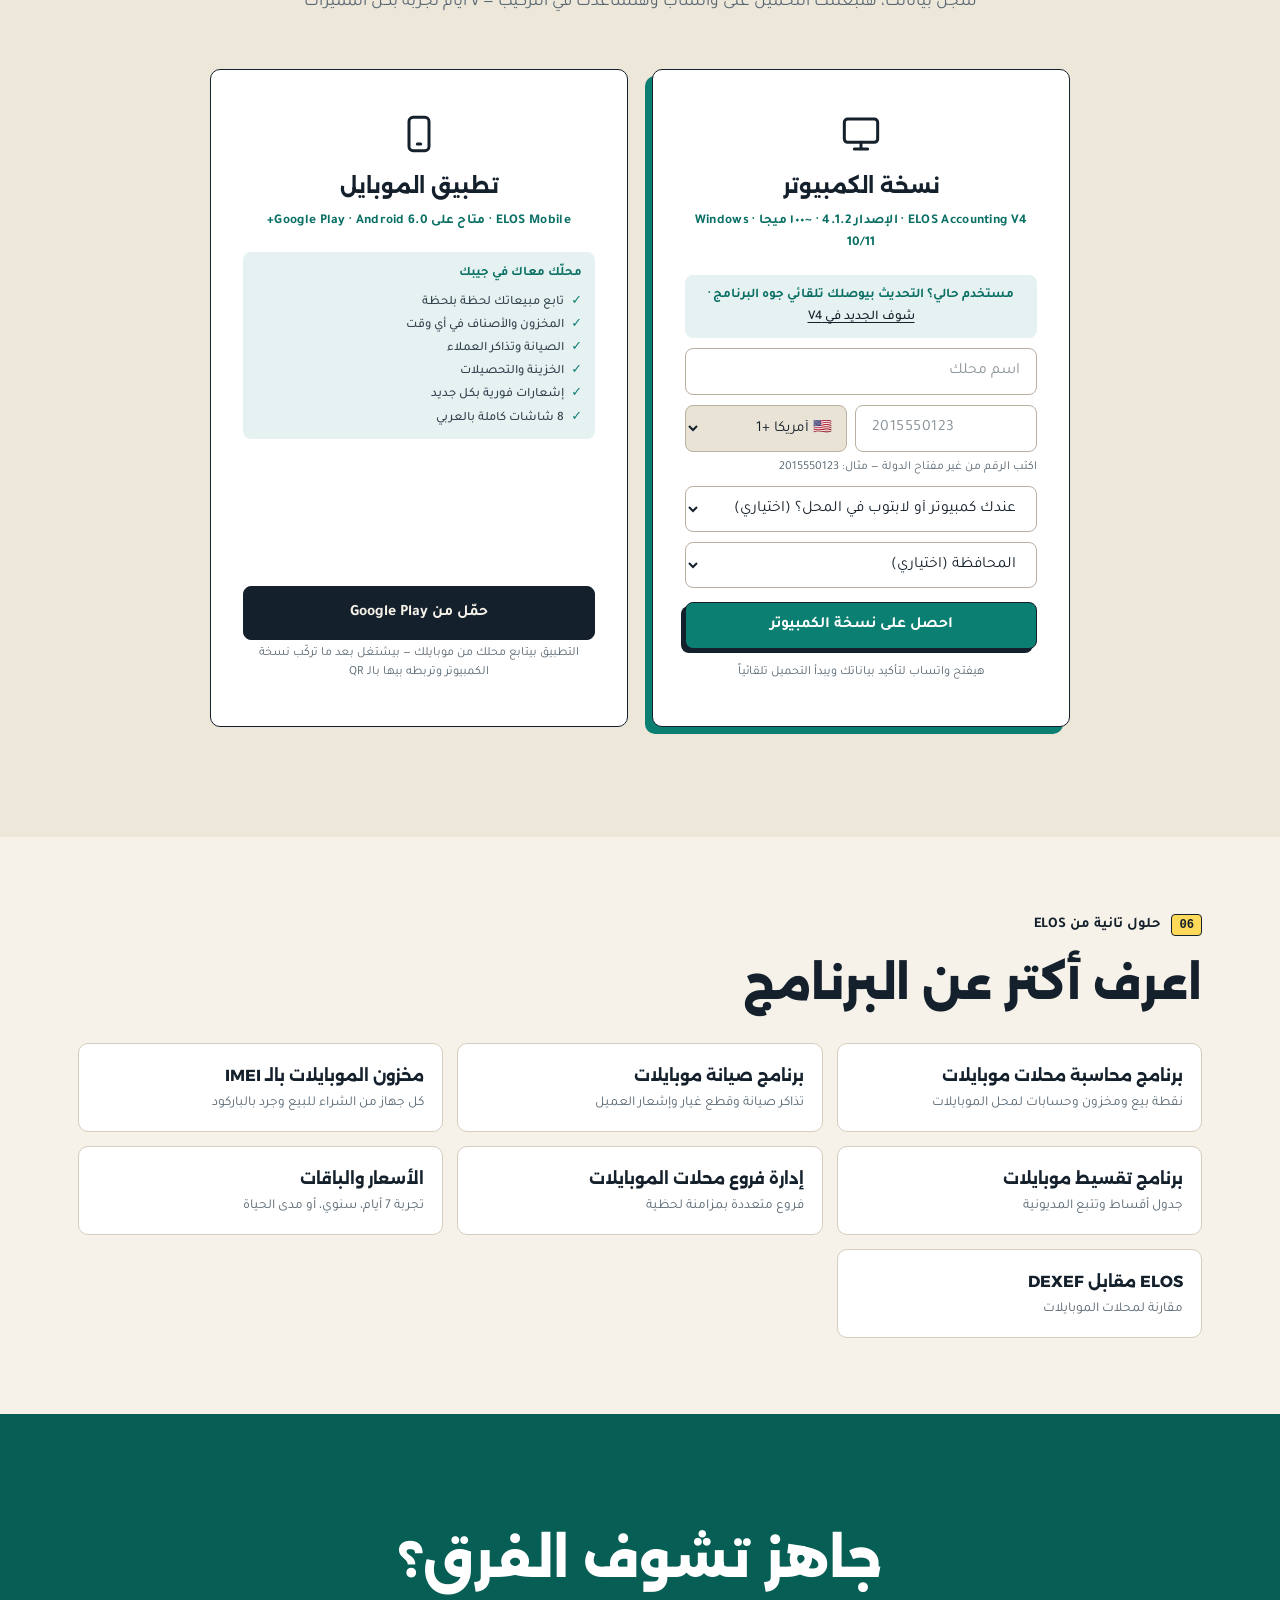
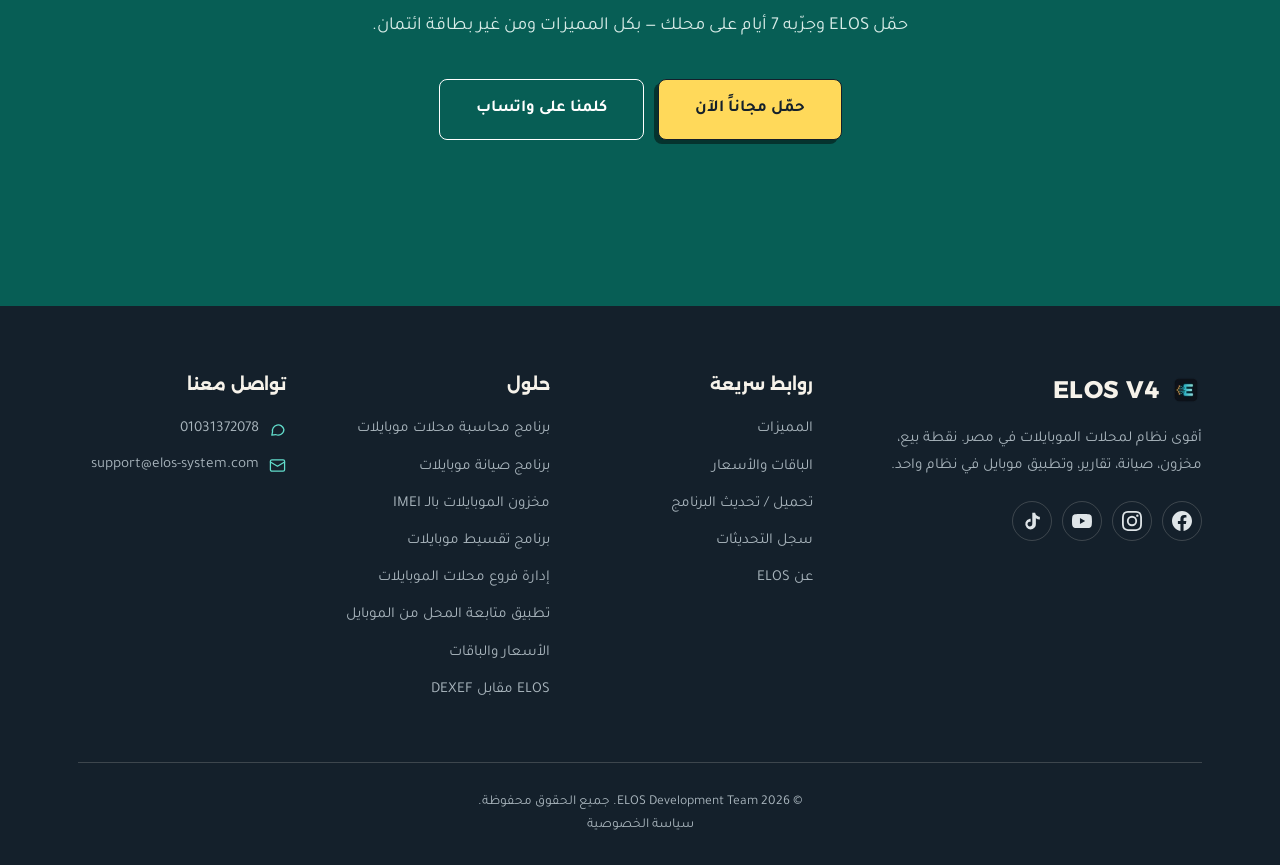
<file: تطبيق-متابعة-محل-الموبايلات/index.html>
<!DOCTYPE html>
<html lang="ar" dir="rtl">
<head>
  <meta charset="UTF-8">
  <meta name="viewport" content="width=device-width, initial-scale=1.0">
  <title>تطبيق متابعة محل الموبايلات من موبايلك — ELOS Mobile</title>
  <meta name="description" content="تطبيق ELOS Mobile لمتابعة محل الموبايلات من أي مكان: المبيعات والمخزون والصيانة والخزينة لحظة بلحظة وإشعار مع كل عملية. أندرويد 6.0+، وربط بالبرنامج بالـ QR.">
  <meta name="theme-color" content="#f6f2ea">
  <link rel="canonical" href="https://elos-system.com/تطبيق-متابعة-محل-الموبايلات/">
  <meta property="og:title" content="تطبيق متابعة محل الموبايلات من موبايلك — ELOS Mobile">
  <meta property="og:description" content="تطبيق ELOS Mobile لمتابعة محل الموبايلات من أي مكان: المبيعات والمخزون والصيانة والخزينة لحظة بلحظة وإشعار مع كل عملية. أندرويد 6.0+، وربط بالبرنامج بالـ QR.">
  <meta property="og:image" content="https://elos-system.com/assets/og-cover.jpg?v=2">
  <meta property="og:image:width" content="1200">
  <meta property="og:image:height" content="630">
  <meta property="og:type" content="website">
  <meta property="og:url" content="https://elos-system.com/تطبيق-متابعة-محل-الموبايلات/">
  <meta property="og:site_name" content="ELOS">
  <meta property="og:locale" content="ar_EG">
  <meta name="twitter:card" content="summary_large_image">
  <meta name="twitter:title" content="تطبيق متابعة محل الموبايلات من موبايلك — ELOS Mobile">
  <meta name="twitter:description" content="تطبيق ELOS Mobile لمتابعة محل الموبايلات من أي مكان: المبيعات والمخزون والصيانة والخزينة لحظة بلحظة وإشعار مع كل عملية. أندرويد 6.0+، وربط بالبرنامج بالـ QR.">
  <meta name="twitter:image" content="https://elos-system.com/assets/og-cover.jpg?v=2">
  <link rel="icon" type="image/png" href="/assets/favicon.png">
  <link rel="apple-touch-icon" href="/assets/favicon.png">
  <link rel="preload" href="/fonts/tajawal-400-arabic.woff2" as="font" type="font/woff2" crossorigin>
  <link rel="preload" href="/fonts/alexandria-arabic.woff2" as="font" type="font/woff2" crossorigin>
  <link rel="stylesheet" href="/css/style.css">

  <!-- ════════ TRACKING ════════ -->
  <!-- Google Analytics 4 — property: elos-mobile / stream: Elos Website -->
  <script async src="https://www.googletagmanager.com/gtag/js?id=G-RLBB64DHQP"></script>
  <script>
    window.dataLayer = window.dataLayer || [];
    function gtag(){dataLayer.push(arguments);}
    gtag('js', new Date());
    gtag('config', 'G-RLBB64DHQP', { 'send_page_view': true });
  </script>

  <!-- Meta Pixel — dataset: Elos ads (under ELOS ADS account) -->
  <script>
    !function(f,b,e,v,n,t,s){if(f.fbq)return;n=f.fbq=function(){n.callMethod?
    n.callMethod.apply(n,arguments):n.queue.push(arguments)};if(!f._fbq)f._fbq=n;
    n.push=n;n.loaded=!0;n.version='2.0';n.queue=[];t=b.createElement(e);t.async=!0;
    t.src=v;s=b.getElementsByTagName(e)[0];s.parentNode.insertBefore(t,s)}(window,
    document,'script','https://connect.facebook.net/en_US/fbevents.js');
    fbq('init', '2504885989955815');
    fbq('init', '2896945414015167');
    fbq('track', 'PageView');
  </script>
  <noscript><img height="1" width="1" style="display:none"
    src="https://www.facebook.com/tr?id=2504885989955815&ev=PageView&noscript=1"/></noscript>
  <noscript><img height="1" width="1" style="display:none"
    src="https://www.facebook.com/tr?id=2896945414015167&ev=PageView&noscript=1"/></noscript>
  <!-- ════════ /TRACKING ════════ -->
  <script type="application/ld+json">
{
  "@context": "https://schema.org",
  "@type": "SoftwareApplication",
  "name": "ELOS Accounting V4",
  "operatingSystem": "Windows 10, Windows 11, macOS 10.15+, Android 6.0+",
  "applicationCategory": "BusinessApplication",
  "applicationSubCategory": "برنامج محاسبة ونقطة بيع لمحلات الموبايلات",
  "description": "تطبيق ELOS Mobile لمتابعة محل الموبايلات من أي مكان: المبيعات والمخزون والصيانة والخزينة لحظة بلحظة وإشعار مع كل عملية. أندرويد 6.0+، وربط بالبرنامج بالـ QR.",
  "url": "https://elos-system.com/تطبيق-متابعة-محل-الموبايلات/",
  "image": "https://elos-system.com/assets/og-cover.jpg?v=2",
  "inLanguage": "ar",
  "offers": [
    {
      "@type": "Offer",
      "price": "0",
      "priceCurrency": "EGP",
      "name": "تجربة مجانية 7 أيام"
    },
    {
      "@type": "Offer",
      "price": "2600",
      "priceCurrency": "EGP",
      "name": "اشتراك سنوي"
    },
    {
      "@type": "Offer",
      "price": "4000",
      "priceCurrency": "EGP",
      "name": "مدى الحياة"
    }
  ],
  "publisher": {
    "@type": "Organization",
    "name": "ELOS",
    "url": "https://elos-system.com/"
  }
}
  </script>
  <script type="application/ld+json">
{
  "@context": "https://schema.org",
  "@type": "FAQPage",
  "mainEntity": [
    {
      "@type": "Question",
      "name": "التطبيق متاح على آيفون؟",
      "acceptedAnswer": {
        "@type": "Answer",
        "text": "تطبيق الموبايل متاح دلوقتي على أندرويد (6.0 وأحدث) من Google Play. نسخة الآيفون بيتم تطويرها حالياً وهتنزل قريباً — تابعنا عشان تعرف أول ما تنزل."
      }
    },
    {
      "@type": "Question",
      "name": "التطبيق بيشتغل لوحده من غير كمبيوتر؟",
      "acceptedAnswer": {
        "@type": "Answer",
        "text": "لا — التطبيق بيتابع محلك من موبايلك، وبيشتغل بعد ما تركّب نسخة الكمبيوتر وتربطه بيها بالـ QR."
      }
    },
    {
      "@type": "Question",
      "name": "كام موبايل أقدر أربط؟",
      "acceptedAnswer": {
        "@type": "Answer",
        "text": "تقدر تربط حتى 3 موبايلات على نفس الحساب — وحسابات البائعين بتتحسب منهم."
      }
    },
    {
      "@type": "Question",
      "name": "أقدر أدّي كل بائع حساب على الموبايل؟",
      "acceptedAnswer": {
        "@type": "Answer",
        "text": "أيوه — من زرار «تفعيل موبايل للموظف» في البرنامج كل بائع بياخد حساب على الموبايل، ويقدر يعمل الفاتورة من موبايله والكاشير يدفعها. وحساب البائع بيتحسب من الـ3 موبايلات اللي على نفس الحساب."
      }
    },
    {
      "@type": "Question",
      "name": "التطبيق محتاج إنترنت؟",
      "acceptedAnswer": {
        "@type": "Answer",
        "text": "أيوه — الإنترنت مطلوب لتطبيق الموبايل والنسخة السحابية. البرنامج نفسه على الكمبيوتر بيشتغل أوفلاين بالكامل."
      }
    },
    {
      "@type": "Question",
      "name": "ترخيص الموبايل داخل في الباقة؟",
      "acceptedAnswer": {
        "@type": "Answer",
        "text": "في الباقة السنوية ترخيص الموبايل مدمج سنة كاملة. في باقة مدى الحياة ترخيص الموبايل سنوي منفصل بـ 1,200 ج.م في السنة. والتجربة المجانية فيها التطبيق 7 أيام."
      }
    }
  ]
}
  </script>
</head>
<body>
  <div class="mobile-overlay"></div>
  <nav class="navbar scrolled">
    <div class="container">
      <a href="/" class="nav-logo"><img src="/assets/logo-64.webp" alt="ELOS" class="nav-logo-icon" width="32" height="32"> ELOS <span>V4</span></a>
      <ul class="nav-links">
        <li><a href="/#features">المميزات</a></li>
        <li><a href="/الأسعار/">الباقات</a></li>
        <li><a href="#faq">أسئلة شائعة</a></li>
        <li><a href="#download">التحميل</a></li>
      </ul>
      <div class="nav-actions">
        <a href="https://wa.me/201031372078?text=%D9%85%D8%B1%D8%AD%D8%A8%D8%A7%D9%8B%D8%8C%20%D8%A3%D9%86%D8%A7%20%D8%B9%D9%84%D9%89%20%D8%B5%D9%81%D8%AD%D8%A9%20%D8%AA%D8%B7%D8%A8%D9%8A%D9%82%20%D8%A7%D9%84%D9%85%D9%88%D8%A8%D8%A7%D9%8A%D9%84%20%D9%88%D8%B9%D9%86%D8%AF%D9%8A%20%D8%B3%D8%A4%D8%A7%D9%84%20%D8%B9%D9%86%20ELOS" data-wa-msg="مرحباً، أنا على صفحة تطبيق الموبايل وعندي سؤال عن ELOS" target="_blank" rel="noopener noreferrer" class="nav-phone" data-track="nav-whatsapp" aria-label="واتساب">
          <svg viewBox="0 0 24 24" width="16" height="16" fill="currentColor"><path d="M17.472 14.382c-.297-.149-1.758-.867-2.03-.967-.273-.099-.471-.148-.67.15-.197.297-.767.966-.94 1.164-.173.199-.347.223-.644.075-.297-.15-1.255-.463-2.39-1.475-.883-.788-1.48-1.761-1.653-2.059-.173-.297-.018-.458.13-.606.134-.133.298-.347.446-.52.149-.174.198-.298.298-.497.099-.198.05-.371-.025-.52-.075-.149-.669-1.612-.916-2.207-.242-.579-.487-.5-.669-.51-.173-.008-.371-.01-.57-.01-.198 0-.52.074-.792.372-.272.297-1.04 1.016-1.04 2.479 0 1.462 1.065 2.875 1.213 3.074.149.198 2.096 3.2 5.077 4.487.709.306 1.262.489 1.694.625.712.227 1.36.195 1.871.118.571-.085 1.758-.719 2.006-1.413.248-.694.248-1.289.173-1.413-.074-.124-.272-.198-.57-.347m-5.421 7.403h-.004a9.87 9.87 0 01-5.031-1.378l-.361-.214-3.741.982.998-3.648-.235-.374a9.86 9.86 0 01-1.51-5.26c.001-5.45 4.436-9.884 9.888-9.884 2.64 0 5.122 1.03 6.988 2.898a9.825 9.825 0 012.893 6.994c-.003 5.45-4.437 9.884-9.885 9.884m8.413-18.297A11.815 11.815 0 0012.05 0C5.495 0 .16 5.335.157 11.892c0 2.096.547 4.142 1.588 5.945L.057 24l6.305-1.654a11.882 11.882 0 005.683 1.448h.005c6.554 0 11.89-5.335 11.893-11.893a11.821 11.821 0 00-3.48-8.413z"/></svg>
          <span>01031372078</span>
        </a>
        <a href="#download" class="btn btn-primary btn-sm nav-cta" data-track="nav-cta">جرب مجاناً</a>
      </div>
      <button class="menu-toggle" aria-label="القائمة"><span></span><span></span><span></span></button>
    </div>
  </nav>

  <section class="lp-hero hero">
    <div class="container">
      <span class="section-badge">تطبيق الموبايل</span>
      <h1>تطبيق متابعة محل الموبايلات — محلك في جيبك</h1>
      <p class="lp-sub">تطبيق ELOS Mobile بيتزامن تلقائياً مع البرنامج اللي على كمبيوتر المحل: المبيعات والمخزون والصيانة والخزينة لحظة بلحظة، وإشعار مع كل عملية.</p>
      <div class="hero-buttons">
        <a href="#download" class="btn btn-primary btn-lg" data-track="fp-mobile-hero-cta">جرب مجاناً 7 أيام</a>
        <a href="https://wa.me/201031372078?text=%D9%85%D8%B1%D8%AD%D8%A8%D8%A7%D9%8B%D8%8C%20%D8%A3%D9%86%D8%A7%20%D8%B9%D9%84%D9%89%20%D8%B5%D9%81%D8%AD%D8%A9%20%D8%AA%D8%B7%D8%A8%D9%8A%D9%82%20%D8%A7%D9%84%D9%85%D9%88%D8%A8%D8%A7%D9%8A%D9%84%20%D9%88%D8%B9%D9%86%D8%AF%D9%8A%20%D8%B3%D8%A4%D8%A7%D9%84%20%D8%B9%D9%86%20ELOS" data-wa-msg="مرحباً، أنا على صفحة تطبيق الموبايل وعندي سؤال عن ELOS" target="_blank" rel="noopener noreferrer" class="btn btn-ghost btn-lg" data-track="fp-mobile-hero-whatsapp">اسأل على واتساب</a>
      </div>
      <div class="hero-trust">
        <span><span class="check">✓</span> بدون بطاقة ائتمان</span><span class="dot"></span>
        <span><span class="check">✓</span> ضمان استرداد ٣٠ يوم</span><span class="dot"></span>
        <span><span class="check">✓</span> تركيب وتدريب مجاني</span>
      </div>
    </div>
  </section>

  <section class="mobile-app" id="mobile-app">
    <div class="container">
      <div class="mobile-app-content">
        <div class="mobile-app-text">
          <span class="section-badge fade-up">تطبيق الموبايل</span>
          <h2 class="fade-up">تابع محلك من أي مكان</h2>
          <p class="fade-up">تطبيق موبايل متكامل يتزامن تلقائياً مع النظام. كل حاجة بتحصل في المحل — بتظهر عندك على الموبايل في ثانية.</p>
          <ul class="app-features-list fade-up">
            <li><span class="check-icon">✓</span> مبيعات الأجهزة والإكسسوارات وقطع الغيار</li>
            <li><span class="check-icon">✓</span> مخزون مفصل بـ 3 أقسام</li>
            <li><span class="check-icon">✓</span> تذاكر الصيانة والإصلاحات</li>
            <li><span class="check-icon">✓</span> العملاء والموردين وكشوف الحساب</li>
            <li><span class="check-icon">✓</span> الخزينة والدرج والمحافظ</li>
            <li><span class="check-icon">✓</span> إشعارات فورية عند كل عملية</li>
            <li><span class="check-icon">✓</span> ربط بالـ QR Code في ثانية ومن غير باسورد</li>
            <li><span class="check-icon">✓</span> حساب لكل بائع على الموبايل (من ضمن الـ3 موبايلات) من زرار «تفعيل موبايل للموظف» في البرنامج</li>
            <li><span class="check-icon">✓</span> البائع يعمل الفاتورة من موبايله والكاشير يدفعها (الفاتورة المعلّقة)</li>
            <li><span class="check-icon">✓</span> من الموبايل: إضافة تذاكر صيانة وحجز قطع وتغيير حالة/تكلفة الصيانة</li>
          </ul>
          <a href="#download" class="btn btn-primary btn-lg fade-up" data-track="fp-mobile-cta-app">جرّب البرنامج والتطبيق مجاناً</a>
        </div>
        <div class="mobile-app-visual fade-up">
          <div class="phone-stack">
            <div class="phone-frame left">
              <picture><source srcset="/assets/screenshots/mobile/app-inventory.webp" type="image/webp"><img width="591" height="1202" loading="lazy" decoding="async" src="/assets/screenshots/mobile/app-inventory.jpg" alt="شاشة مخزون الأجهزة في تطبيق ELOS على الموبايل"></picture>
            </div>
            <div class="phone-frame primary">
              <picture><source srcset="/assets/screenshots/mobile/app-sales.webp" type="image/webp"><img width="591" height="1202" loading="lazy" decoding="async" src="/assets/screenshots/mobile/app-sales.jpg" alt="شاشة المبيعات في تطبيق ELOS على الموبايل"></picture>
            </div>
            <div class="phone-frame right">
              <picture><source srcset="/assets/screenshots/mobile/app-repairs.webp" type="image/webp"><img width="591" height="1202" loading="lazy" decoding="async" src="/assets/screenshots/mobile/app-repairs.jpg" alt="شاشة الصيانة في تطبيق ELOS على الموبايل"></picture>
            </div>
          </div>
        </div>
      </div>
    </div>
  </section>

  <section class="gallery">
    <div class="container">
      <div class="section-header fade-up">
        <span class="section-badge">جولة في التطبيق</span>
        <h2>8 شاشات كاملة بالعربي</h2>
        <p>تحكم كامل في محلك من على الموبايل</p>
      </div>
      <div class="gallery-grid stagger-children">
        <div class="gallery-item fade-up">
          <picture><source srcset="/assets/screenshots/mobile/app-dashboard.webp" type="image/webp"><img width="591" height="1202" loading="lazy" decoding="async" src="/assets/screenshots/mobile/app-dashboard.jpg" alt="الرئيسية — تطبيق ELOS"></picture>
          <div class="gallery-item-label">الرئيسية</div>
          <div class="gallery-item-sub">نظرة شاملة على محلك</div>
        </div>
        <div class="gallery-item fade-up">
          <picture><source srcset="/assets/screenshots/mobile/app-sales.webp" type="image/webp"><img width="591" height="1202" loading="lazy" decoding="async" src="/assets/screenshots/mobile/app-sales.jpg" alt="المبيعات — تطبيق ELOS"></picture>
          <div class="gallery-item-label">المبيعات</div>
          <div class="gallery-item-sub">كل عمليات البيع بالتفاصيل</div>
        </div>
        <div class="gallery-item fade-up">
          <picture><source srcset="/assets/screenshots/mobile/app-inventory.webp" type="image/webp"><img width="591" height="1202" loading="lazy" decoding="async" src="/assets/screenshots/mobile/app-inventory.jpg" alt="المخزون — تطبيق ELOS"></picture>
          <div class="gallery-item-label">المخزون</div>
          <div class="gallery-item-sub">3 أقسام في تطبيق واحد</div>
        </div>
        <div class="gallery-item fade-up">
          <picture><source srcset="/assets/screenshots/mobile/app-repairs.webp" type="image/webp"><img width="591" height="1202" loading="lazy" decoding="async" src="/assets/screenshots/mobile/app-repairs.jpg" alt="الصيانة — تطبيق ELOS"></picture>
          <div class="gallery-item-label">الصيانة</div>
          <div class="gallery-item-sub">تذاكر الصيانة والإصلاحات</div>
        </div>
        <div class="gallery-item fade-up">
          <picture><source srcset="/assets/screenshots/mobile/app-clients.webp" type="image/webp"><img width="591" height="1202" loading="lazy" decoding="async" src="/assets/screenshots/mobile/app-clients.jpg" alt="العملاء والموردين — تطبيق ELOS"></picture>
          <div class="gallery-item-label">العملاء والموردين</div>
          <div class="gallery-item-sub">كشوف الحساب</div>
        </div>
        <div class="gallery-item fade-up">
          <picture><source srcset="/assets/screenshots/mobile/app-safe.webp" type="image/webp"><img width="591" height="1202" loading="lazy" decoding="async" src="/assets/screenshots/mobile/app-safe.jpg" alt="الخزينة — تطبيق ELOS"></picture>
          <div class="gallery-item-label">الخزينة</div>
          <div class="gallery-item-sub">الدرج والمحافظ</div>
        </div>
        <div class="gallery-item fade-up">
          <picture><source srcset="/assets/screenshots/mobile/app-notifications.webp" type="image/webp"><img width="591" height="1202" loading="lazy" decoding="async" src="/assets/screenshots/mobile/app-notifications.jpg" alt="الإشعارات — تطبيق ELOS"></picture>
          <div class="gallery-item-label">الإشعارات</div>
          <div class="gallery-item-sub">إشعار فوري عند كل عملية</div>
        </div>
        <div class="gallery-item fade-up">
          <picture><source srcset="/assets/screenshots/mobile/app-more.webp" type="image/webp"><img width="591" height="1202" loading="lazy" decoding="async" src="/assets/screenshots/mobile/app-more.jpg" alt="القائمة — تطبيق ELOS"></picture>
          <div class="gallery-item-label">القائمة</div>
          <div class="gallery-item-sub">كل الأقسام من مكان واحد</div>
        </div>
      </div>
    </div>
  </section>

  <section class="lp-section lp-section--alt">
    <div class="container">
      <div class="section-header fade-up">
        <span class="section-badge">ابدأ الآن</span>
        <h2>إزاي تشغّل التطبيق</h2>
      </div>
      <div class="lp-steps stagger-children"><div class="lp-step fade-up"><b>1</b><h3>نزّل البرنامج على الكمبيوتر</h3><p>ويندوز 10/11 أو ماك — وبنركّبه معاك على واتساب</p></div><div class="lp-step fade-up"><b>2</b><h3>حمّل التطبيق</h3><p>من Google Play — أندرويد 6.0 وأحدث</p></div><div class="lp-step fade-up"><b>3</b><h3>امسح الـ QR</h3><p>ربط تلقائي عبر QR Code في ثانية</p></div><div class="lp-step fade-up"><b>4</b><h3>تابع محلك</h3><p>مبيعات ومخزون وصيانة وخزينة من أي مكان</p></div></div>
      <div class="section-cta"><a href="#download" class="btn btn-primary" data-track="fp-mobile-cta-steps">ابدأ التجربة المجانية</a></div>
    </div>
  </section>

  <section class="faq" id="faq">
    <div class="container">
      <div class="section-header fade-up">
        <span class="section-badge">أسئلة شائعة</span>
        <h2>عندك سؤال؟</h2>
      </div>
      <div class="faq-list fade-up">
        <div class="faq-item">
          <button class="faq-question">التطبيق متاح على آيفون؟<span class="faq-arrow">▼</span></button>
          <div class="faq-answer"><p>تطبيق الموبايل متاح دلوقتي على أندرويد (6.0 وأحدث) من Google Play. نسخة الآيفون بيتم تطويرها حالياً وهتنزل قريباً — تابعنا عشان تعرف أول ما تنزل.</p></div>
        </div>
        <div class="faq-item">
          <button class="faq-question">التطبيق بيشتغل لوحده من غير كمبيوتر؟<span class="faq-arrow">▼</span></button>
          <div class="faq-answer"><p>لا — التطبيق بيتابع محلك من موبايلك، وبيشتغل بعد ما تركّب نسخة الكمبيوتر وتربطه بيها بالـ QR.</p></div>
        </div>
        <div class="faq-item">
          <button class="faq-question">كام موبايل أقدر أربط؟<span class="faq-arrow">▼</span></button>
          <div class="faq-answer"><p>تقدر تربط حتى 3 موبايلات على نفس الحساب — وحسابات البائعين بتتحسب منهم.</p></div>
        </div>
        <div class="faq-item">
          <button class="faq-question">أقدر أدّي كل بائع حساب على الموبايل؟<span class="faq-arrow">▼</span></button>
          <div class="faq-answer"><p>أيوه — من زرار «تفعيل موبايل للموظف» في البرنامج كل بائع بياخد حساب على الموبايل، ويقدر يعمل الفاتورة من موبايله والكاشير يدفعها. وحساب البائع بيتحسب من الـ3 موبايلات اللي على نفس الحساب.</p></div>
        </div>
        <div class="faq-item">
          <button class="faq-question">التطبيق محتاج إنترنت؟<span class="faq-arrow">▼</span></button>
          <div class="faq-answer"><p>أيوه — الإنترنت مطلوب لتطبيق الموبايل والنسخة السحابية. البرنامج نفسه على الكمبيوتر بيشتغل أوفلاين بالكامل.</p></div>
        </div>
        <div class="faq-item">
          <button class="faq-question">ترخيص الموبايل داخل في الباقة؟<span class="faq-arrow">▼</span></button>
          <div class="faq-answer"><p>في الباقة السنوية ترخيص الموبايل مدمج سنة كاملة. في باقة مدى الحياة ترخيص الموبايل سنوي منفصل بـ <span data-egp="1200" data-sar="100">1,200 ج.م</span> في السنة. والتجربة المجانية فيها التطبيق 7 أيام.</p></div>
        </div>
      </div>
    </div>
  </section>
  <section class="download" id="download">
    <div class="container">
      <div class="section-header fade-up">
        <span class="section-badge">التحميل</span>
        <h2>حمّل الآن وابدأ مجاناً</h2>
        <p>سجّل بياناتك، هنبعتلك التحميل على واتساب وهنساعدك في التركيب — ٧ أيام تجربة بكل المميزات</p>
      </div>
      <div class="download-grid">

        <!-- Desktop Lead Form -->
        <div class="download-card download-card--desktop fade-up">
          <span class="download-icon"><svg viewBox="0 0 24 24" fill="none" stroke="currentColor" stroke-width="1.8" stroke-linecap="round" stroke-linejoin="round" aria-hidden="true"><rect x="2" y="3" width="20" height="14" rx="2"/><path d="M8 21h8M12 17v4"/></svg></span>
          <h3>نسخة الكمبيوتر</h3>
          <div class="download-version">ELOS Accounting V4 · الإصدار <span data-app-version>4.0</span> · ~١٠٠ ميجا · Windows 10/11</div>
          <div class="download-changelog download-changelog--compact">
            <small>مستخدم حالي؟ التحديث بيوصلك تلقائي جوه البرنامج · <a href="/#whatsnew" data-track="download-whatsnew">شوف الجديد في V4</a></small>
          </div>
          <form data-lead-form data-platform="desktop"
                data-download-url="https://elos-downloads.ossama3abss.workers.dev/latest/windows"
                class="lead-form">
            <div class="lead-fields">
              <input type="text" name="shop_name" placeholder="اسم محلك" required autocomplete="organization" aria-label="اسم محلك">
              <div class="phone-field">
                <select name="cc" class="cc-select" aria-label="مفتاح الدولة" title="مفتاح الدولة">
                  <option value="EG">🇪🇬 مصر +20</option>
                </select>
                <input type="tel" name="phone" placeholder="01012345678" required inputmode="tel" autocomplete="tel-national" aria-label="رقم واتساب" maxlength="20">
              </div>
              <small class="phone-hint">اكتب الرقم من غير مفتاح الدولة — مثال: 01012345678</small>
              <select name="has_pc" class="lead-select" aria-label="عندك كمبيوتر أو لابتوب في المحل؟">
                <option value="">عندك كمبيوتر أو لابتوب في المحل؟ (اختياري)</option>
                <option value="yes">أيوه عندي</option>
                <option value="no">لسه — هجيب</option>
              </select>
              <select name="gov" class="lead-select" aria-label="المحافظة">
                <option value="">المحافظة (اختياري)</option>
                <option>القاهرة</option>
                <option>الجيزة</option>
                <option>الإسكندرية</option>
                <option>القليوبية</option>
                <option>الدقهلية</option>
                <option>الشرقية</option>
                <option>الغربية</option>
                <option>المنوفية</option>
                <option>البحيرة</option>
                <option>كفر الشيخ</option>
                <option>دمياط</option>
                <option>بورسعيد</option>
                <option>الإسماعيلية</option>
                <option>السويس</option>
                <option>الفيوم</option>
                <option>بني سويف</option>
                <option>المنيا</option>
                <option>أسيوط</option>
                <option>سوهاج</option>
                <option>قنا</option>
                <option>الأقصر</option>
                <option>أسوان</option>
                <option>البحر الأحمر</option>
                <option>الوادي الجديد</option>
                <option>مطروح</option>
                <option>شمال سيناء</option>
                <option>جنوب سيناء</option>
                <option>خارج مصر</option>
              </select>
              <input type="text" name="website" class="hp-field" tabindex="-1" autocomplete="off" aria-hidden="true">
              <small class="lead-error" role="alert" hidden></small>
              <button type="submit" class="btn btn-primary" data-track="lead-desktop">احصل على نسخة الكمبيوتر</button>
              <small class="lead-note">هيفتح واتساب لتأكيد بياناتك ويبدأ التحميل تلقائياً</small>
            </div>
            <div class="lead-success" style="display:none;">
              <div class="lead-success-icon">✓</div>
              <h4>تمام! بدأ التحميل</h4>
              <p>هنرد عليك على واتساب خلال دقايق لمساعدتك في التركيب.</p>
            </div>
          </form>
        </div>

        <!-- Mobile App — Direct to Google Play -->
        <div class="download-card download-card--mobile fade-up">
          <span class="download-icon"><svg viewBox="0 0 24 24" fill="none" stroke="currentColor" stroke-width="1.8" stroke-linecap="round" stroke-linejoin="round" aria-hidden="true"><rect x="6" y="2" width="12" height="20" rx="2.5"/><path d="M11 18h2"/></svg></span>
          <h3>تطبيق الموبايل</h3>
          <div class="download-version">ELOS Mobile · متاح على Google Play · Android 6.0+</div>
          <div class="download-changelog">
            <span class="changelog-title">محلّك معاك في جيبك</span>
            <ul>
              <li>تابع مبيعاتك لحظة بلحظة</li>
              <li>المخزون والأصناف في أي وقت</li>
              <li>الصيانة وتذاكر العملاء</li>
              <li>الخزينة والتحصيلات</li>
              <li>إشعارات فورية بكل جديد</li>
              <li>8 شاشات كاملة بالعربي</li>
            </ul>
          </div>
          <a href="https://play.google.com/store/apps/details?id=com.elos.accounting"
             target="_blank" rel="noopener"
             class="btn btn-green"
             data-track="play-store-mobile">حمّل من Google Play</a>
          <small class="lead-note">التطبيق بيتابع محلك من موبايلك — بيشتغل بعد ما تركّب نسخة الكمبيوتر وتربطه بيها بالـ QR</small>
        </div>

      </div>
    </div>
  </section>
  <section class="lp-section lp-related">
    <div class="container">
      <div class="section-header"><span class="section-badge">حلول تانية من ELOS</span><h2>اعرف أكتر عن البرنامج</h2></div>
      <div class="lp-related-grid">
        <a class="lp-related-card" href="/برنامج-محاسبة-محلات-موبايلات/"><b>برنامج محاسبة محلات موبايلات</b><span>نقطة بيع ومخزون وحسابات لمحل الموبايلات</span></a>
        <a class="lp-related-card" href="/برنامج-صيانة-موبايلات/"><b>برنامج صيانة موبايلات</b><span>تذاكر صيانة وقطع غيار وإشعار العميل</span></a>
        <a class="lp-related-card" href="/برنامج-مخازن-موبايلات-IMEI/"><b>مخزون الموبايلات بالـ IMEI</b><span>كل جهاز من الشراء للبيع وجرد بالباركود</span></a>
        <a class="lp-related-card" href="/برنامج-تقسيط-موبايلات/"><b>برنامج تقسيط موبايلات</b><span>جدول أقساط وتتبع المديونية</span></a>
        <a class="lp-related-card" href="/برنامج-فروع-محلات-موبايلات/"><b>إدارة فروع محلات الموبايلات</b><span>فروع متعددة بمزامنة لحظية</span></a>
        <a class="lp-related-card" href="/الأسعار/"><b>الأسعار والباقات</b><span>تجربة 7 أيام، سنوي، أو مدى الحياة</span></a>
        <a class="lp-related-card" href="/elos-vs-dexef/"><b>ELOS مقابل DEXEF</b><span>مقارنة لمحلات الموبايلات</span></a>
      </div>
    </div>
  </section>

  <section class="final-cta">
    <div class="container fade-up">
      <h2>جاهز تشوف الفرق؟</h2>
      <p>حمّل ELOS وجرّبه 7 أيام على محلك — بكل المميزات ومن غير بطاقة ائتمان.</p>
      <div class="hero-buttons">
        <a href="#download" class="btn btn-primary btn-lg" data-track="fp-mobile-final-cta">حمّل مجاناً الآن</a>
        <a href="https://wa.me/201031372078?text=%D9%85%D8%B1%D8%AD%D8%A8%D8%A7%D9%8B%D8%8C%20%D8%A3%D9%86%D8%A7%20%D8%B9%D9%84%D9%89%20%D8%B5%D9%81%D8%AD%D8%A9%20%D8%AA%D8%B7%D8%A8%D9%8A%D9%82%20%D8%A7%D9%84%D9%85%D9%88%D8%A8%D8%A7%D9%8A%D9%84%20%D9%88%D8%B9%D9%86%D8%AF%D9%8A%20%D8%B3%D8%A4%D8%A7%D9%84%20%D8%B9%D9%86%20ELOS" data-wa-msg="مرحباً، أنا على صفحة تطبيق الموبايل وعندي سؤال عن ELOS" target="_blank" rel="noopener noreferrer" class="btn btn-secondary btn-lg" data-track="fp-mobile-final-whatsapp">كلمنا على واتساب</a>
      </div>
    </div>
  </section>

  <footer class="footer">
    <div class="container">
      <div class="footer-grid">
        <div class="footer-brand">
          <div class="footer-logo">
            <img src="/assets/logo-64.webp" alt="ELOS" class="footer-logo-icon" width="32" height="32">
            ELOS V4
          </div>
          <p>أقوى نظام لمحلات الموبايلات في مصر. نقطة بيع، مخزون، صيانة، تقارير، وتطبيق موبايل في نظام واحد.</p>
          <div class="footer-social" aria-label="حسابات التواصل الاجتماعي">
            <a href="https://www.facebook.com/ElOsAccSystem/" target="_blank" rel="noopener" data-track="social-facebook" aria-label="فيسبوك">
              <svg viewBox="0 0 24 24" width="20" height="20" fill="currentColor"><path d="M24 12.073c0-6.627-5.373-12-12-12s-12 5.373-12 12c0 5.99 4.388 10.954 10.125 11.854v-8.385H7.078v-3.47h3.047V9.43c0-3.007 1.792-4.669 4.533-4.669 1.312 0 2.686.235 2.686.235v2.953H15.83c-1.491 0-1.956.925-1.956 1.874v2.25h3.328l-.532 3.47h-2.796v8.385C19.612 23.027 24 18.062 24 12.073z"/></svg>
            </a>
            <a href="https://www.instagram.com/elos_acc/" target="_blank" rel="noopener" data-track="social-instagram" aria-label="انستجرام">
              <svg viewBox="0 0 24 24" width="20" height="20" fill="currentColor"><path d="M12 2.163c3.204 0 3.584.012 4.85.07 3.252.148 4.771 1.691 4.919 4.919.058 1.265.069 1.645.069 4.849 0 3.205-.012 3.584-.069 4.849-.149 3.225-1.664 4.771-4.919 4.919-1.266.058-1.644.07-4.85.07-3.204 0-3.584-.012-4.849-.07-3.26-.149-4.771-1.699-4.919-4.92-.058-1.265-.07-1.644-.07-4.849 0-3.204.013-3.583.07-4.849.149-3.227 1.664-4.771 4.919-4.919 1.266-.057 1.645-.069 4.849-.069zM12 0C8.741 0 8.333.014 7.053.072 2.695.272.273 2.69.073 7.052.014 8.333 0 8.741 0 12c0 3.259.014 3.668.072 4.948.2 4.358 2.618 6.78 6.98 6.98C8.333 23.986 8.741 24 12 24c3.259 0 3.668-.014 4.948-.072 4.354-.2 6.782-2.618 6.979-6.98.059-1.28.073-1.689.073-4.948 0-3.259-.014-3.667-.072-4.947-.196-4.354-2.617-6.78-6.979-6.98C15.668.014 15.259 0 12 0zm0 5.838a6.162 6.162 0 100 12.324 6.162 6.162 0 000-12.324zM12 16a4 4 0 110-8 4 4 0 010 8zm6.406-11.845a1.44 1.44 0 100 2.881 1.44 1.44 0 000-2.881z"/></svg>
            </a>
            <a href="https://www.youtube.com/@ElOsAccSystem" target="_blank" rel="noopener" data-track="social-youtube" aria-label="يوتيوب">
              <svg viewBox="0 0 24 24" width="20" height="20" fill="currentColor"><path d="M23.498 6.186a3.016 3.016 0 0 0-2.122-2.136C19.505 3.545 12 3.545 12 3.545s-7.505 0-9.377.505A3.017 3.017 0 0 0 .502 6.186C0 8.07 0 12 0 12s0 3.93.502 5.814a3.016 3.016 0 0 0 2.122 2.136c1.871.505 9.376.505 9.376.505s7.505 0 9.377-.505a3.015 3.015 0 0 0 2.122-2.136C24 15.93 24 12 24 12s0-3.93-.502-5.814zM9.545 15.568V8.432L15.818 12l-6.273 3.568z"/></svg>
            </a>
            <a href="https://www.tiktok.com/@elos_accounting" target="_blank" rel="noopener" data-track="social-tiktok" aria-label="تيك توك">
              <svg viewBox="0 0 24 24" width="20" height="20" fill="currentColor"><path d="M19.59 6.69a4.83 4.83 0 0 1-3.77-4.25V2h-3.45v13.67a2.89 2.89 0 0 1-5.2 1.74 2.89 2.89 0 0 1 2.31-4.64 2.93 2.93 0 0 1 .88.13V9.4a6.84 6.84 0 0 0-1-.05A6.33 6.33 0 0 0 5.8 20.1a6.34 6.34 0 0 0 10.86-4.43v-7a8.16 8.16 0 0 0 4.77 1.52v-3.4a4.85 4.85 0 0 1-1.84-.1z"/></svg>
            </a>
          </div>
        </div>
        <div class="footer-col">
          <h4>روابط سريعة</h4>
          <ul>
            <li><a href="/#features">المميزات</a></li>
            <li><a href="/الأسعار/">الباقات والأسعار</a></li>
            <li><a href="/download">تحميل / تحديث البرنامج</a></li>
            <li><a href="/changelog.html">سجل التحديثات</a></li>
            <li><a href="/about.html">عن ELOS</a></li>
          </ul>
        </div>
        <div class="footer-col">
          <h4>حلول</h4>
          <ul>
            <li><a href="/برنامج-محاسبة-محلات-موبايلات/">برنامج محاسبة محلات موبايلات</a></li>
            <li><a href="/برنامج-صيانة-موبايلات/">برنامج صيانة موبايلات</a></li>
            <li><a href="/برنامج-مخازن-موبايلات-IMEI/">مخزون الموبايلات بالـ IMEI</a></li>
            <li><a href="/برنامج-تقسيط-موبايلات/">برنامج تقسيط موبايلات</a></li>
            <li><a href="/برنامج-فروع-محلات-موبايلات/">إدارة فروع محلات الموبايلات</a></li>
            <li><a href="/تطبيق-متابعة-محل-الموبايلات/">تطبيق متابعة المحل من الموبايل</a></li>
            <li><a href="/الأسعار/">الأسعار والباقات</a></li>
            <li><a href="/elos-vs-dexef/">ELOS مقابل DEXEF</a></li>
          </ul>
        </div>
        <div class="footer-col">
          <h4>تواصل معنا</h4>
          <ul class="footer-contact">
            <li><span class="contact-icon"><svg viewBox="0 0 24 24" fill="none" stroke="currentColor" stroke-width="1.8" stroke-linecap="round" stroke-linejoin="round" aria-hidden="true"><path d="M21 12a8 8 0 0 1-11.6 7.1L4 20l1-4.6A8 8 0 1 1 21 12z"/></svg></span><a href="https://wa.me/201031372078?text=%D9%85%D8%B1%D8%AD%D8%A8%D8%A7%D9%8B%D8%8C%20%D8%B9%D9%86%D8%AF%D9%8A%20%D8%B3%D8%A4%D8%A7%D9%84%20%D8%B9%D9%86%20%D8%A8%D8%B1%D9%86%D8%A7%D9%85%D8%AC%20ELOS" data-wa-msg="مرحباً، عندي سؤال عن برنامج ELOS" target="_blank" rel="noopener noreferrer" data-track="footer-whatsapp">01031372078</a></li>
            <li><span class="contact-icon"><svg viewBox="0 0 24 24" fill="none" stroke="currentColor" stroke-width="1.8" stroke-linecap="round" stroke-linejoin="round" aria-hidden="true"><rect x="2" y="4" width="20" height="16" rx="2"/><path d="m22 7-10 6L2 7"/></svg></span><a href="mailto:support@elos-system.com">support@elos-system.com</a></li>
          </ul>
        </div>
      </div>
      <div class="footer-bottom">
        <p>&copy; 2026 ELOS Development Team. جميع الحقوق محفوظة.</p>
        <p><a href="/privacy.html">سياسة الخصوصية</a></p>
      </div>
    </div>
  </footer>

  <div class="lightbox" aria-hidden="true" role="dialog" aria-label="صورة مكبّرة">
    <button class="lightbox-close" aria-label="إغلاق">×</button>
    <div class="lightbox-stage"><div class="lightbox-spinner"></div><img alt=""></div>
    <div class="lightbox-caption"></div>
  </div>

  <div class="sticky-cta" data-sticky-cta>
    <a href="#download" class="btn btn-primary" data-track="fp-mobile-sticky-cta">جرّب ELOS مجاناً 7 أيام</a>
  </div>

  <div class="cookie-notice" id="cookieNotice" hidden>
    <p>بنستخدم كوكيز لتحليل استخدام الموقع. <a href="/privacy.html">اعرف أكتر</a></p>
    <button class="btn btn-primary btn-sm" id="cookieAccept">تمام</button>
  </div>

  <script src="/js/main.js"></script>
</body>
</html>
</file>
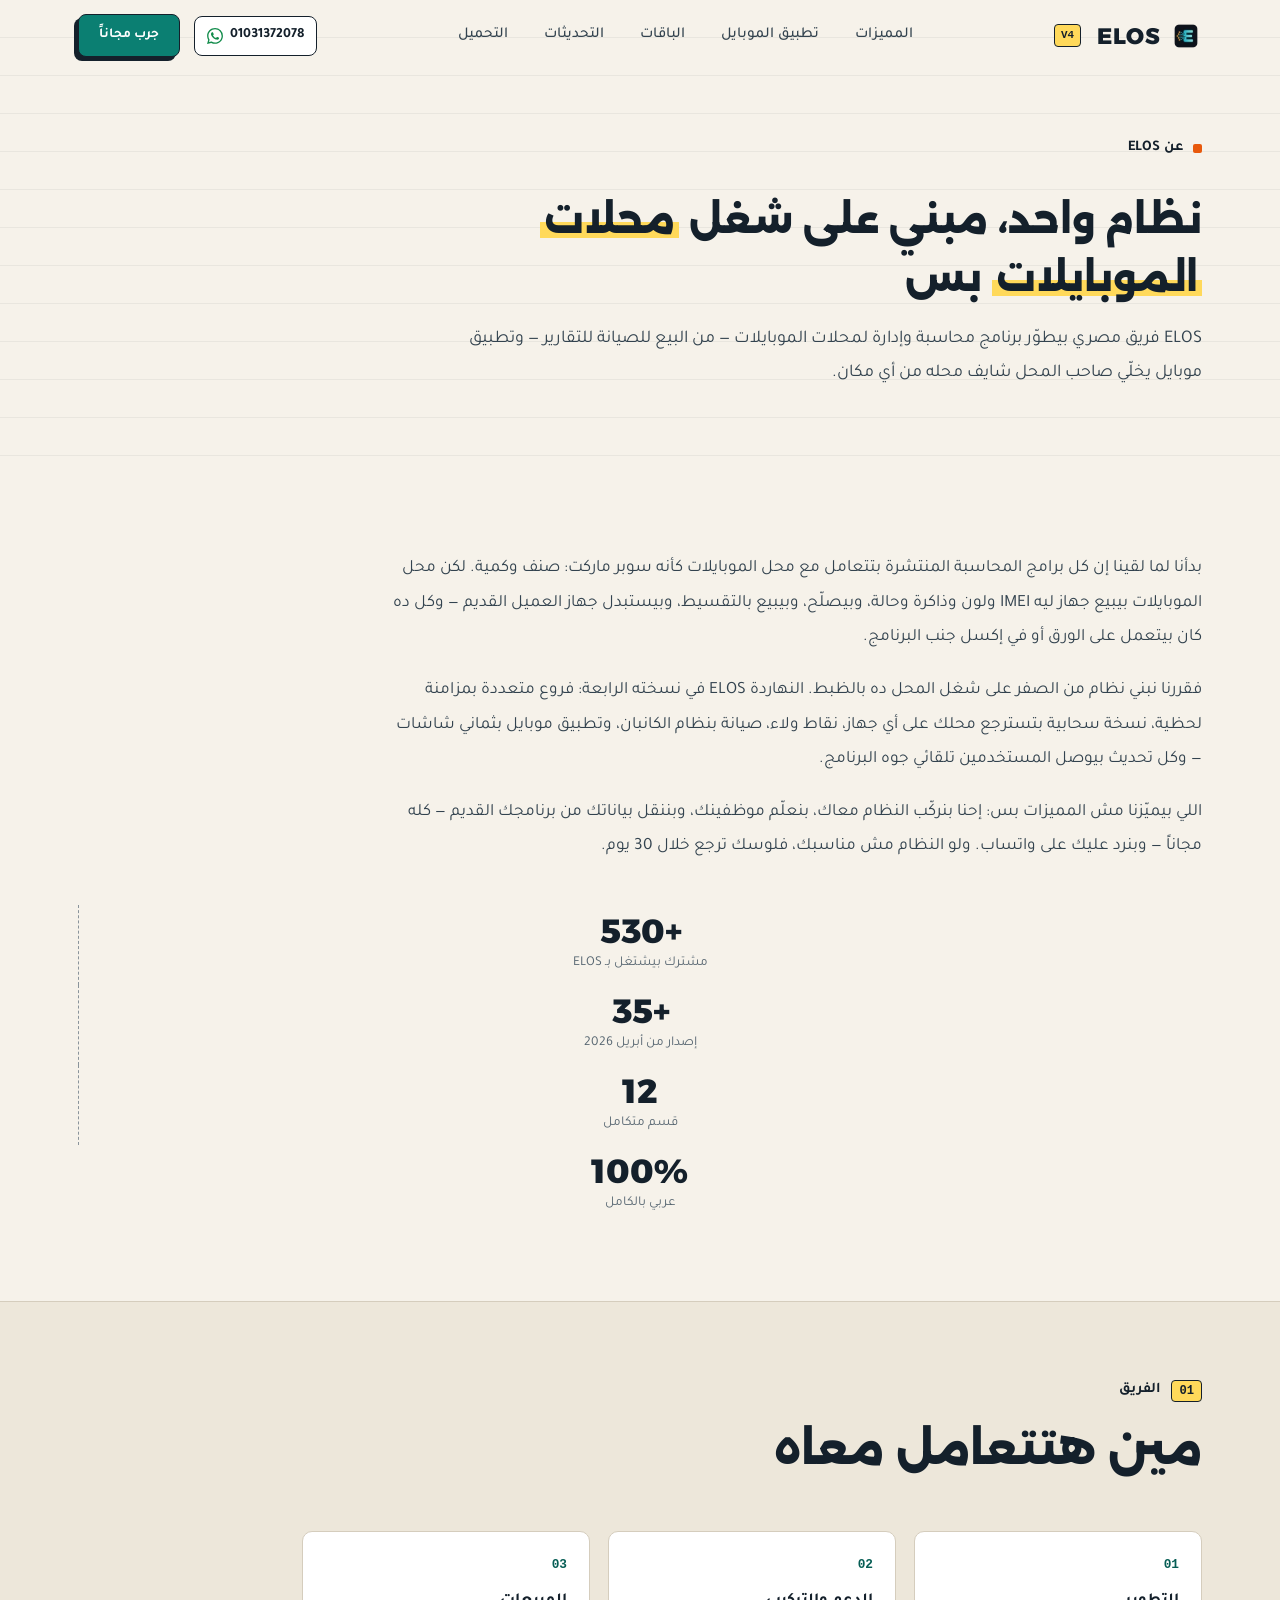
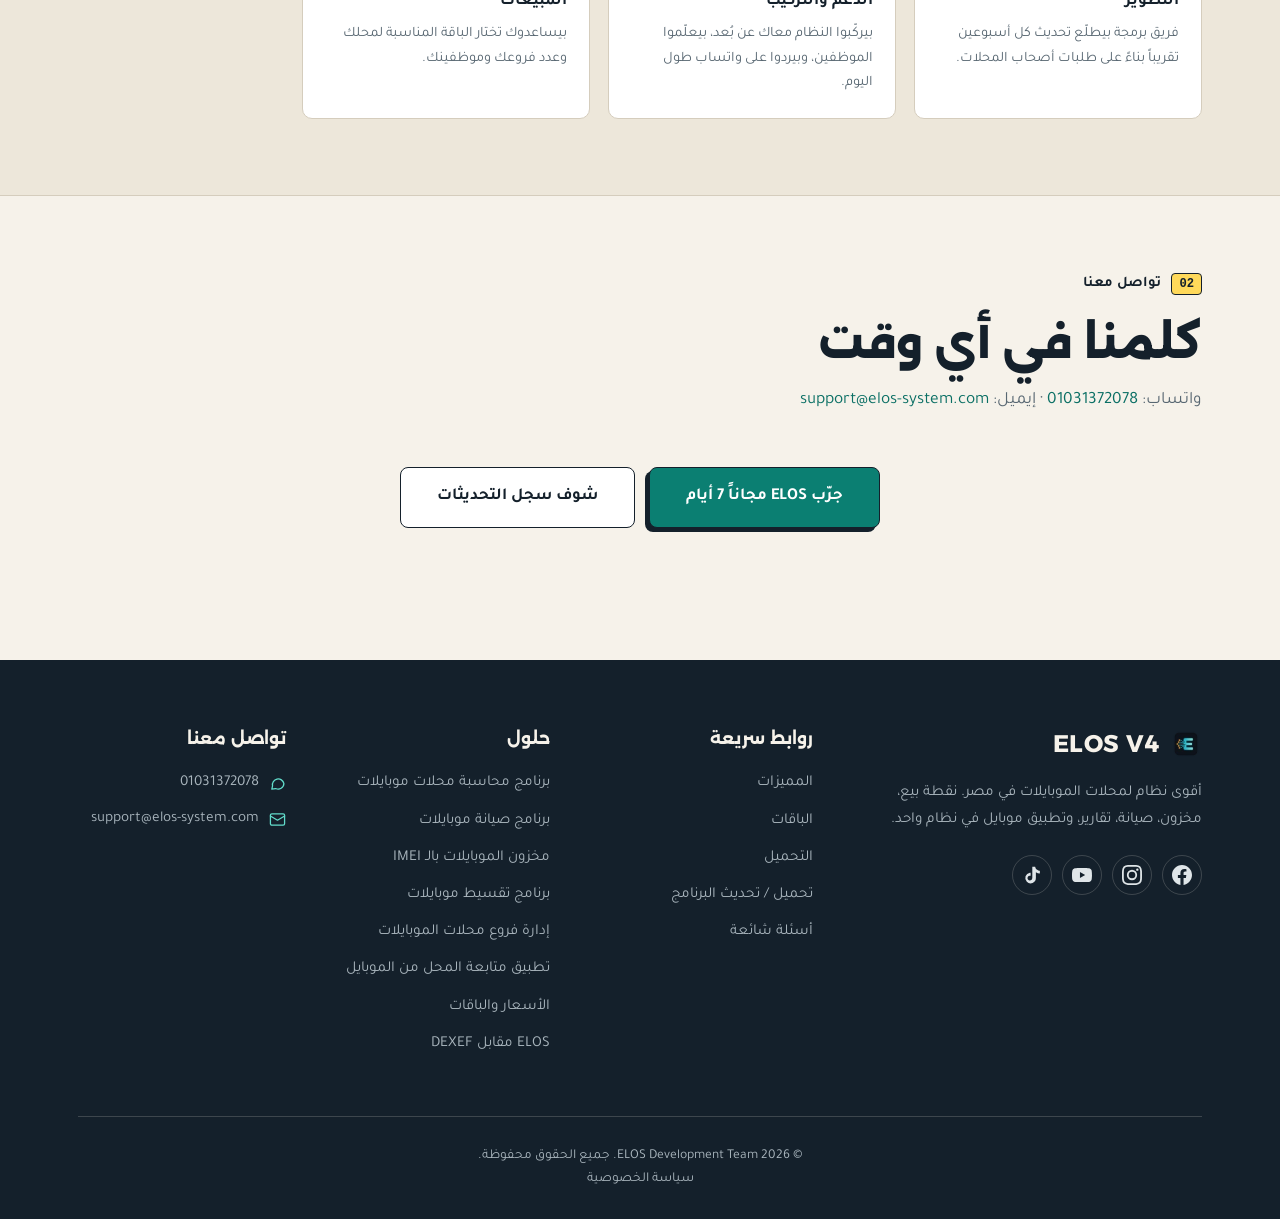
<file: about.html>
<!DOCTYPE html>
<html lang="ar" dir="rtl">
<head>
  <meta charset="UTF-8">
  <meta name="viewport" content="width=device-width, initial-scale=1.0">
  <title>عن ELOS — مين إحنا وليه بنعمل نظام لمحلات الموبايلات</title>
  <meta name="description" content="ELOS فريق مصري بيطوّر نظام محاسبة وإدارة مخصوص لمحلات الموبايلات منذ 2024. أكتر من 530 مشترك، تركيب وتدريب مجاني، ودعم على واتساب.">
  <meta name="theme-color" content="#f6f2ea">
  <link rel="canonical" href="https://elos-system.com/about.html">
  <meta property="og:title" content="عن ELOS — مين إحنا وليه بنعمل نظام لمحلات الموبايلات">
  <meta property="og:description" content="ELOS فريق مصري بيطوّر نظام محاسبة وإدارة مخصوص لمحلات الموبايلات منذ 2024. أكتر من 530 مشترك، تركيب وتدريب مجاني، ودعم على واتساب.">
  <meta property="og:image" content="https://elos-system.com/assets/og-cover.jpg?v=2">
  <meta property="og:image:width" content="1200">
  <meta property="og:image:height" content="630">
  <meta property="og:type" content="website">
  <meta property="og:url" content="https://elos-system.com/about.html">
  <meta property="og:site_name" content="ELOS">
  <meta property="og:locale" content="ar_EG">
  <meta name="twitter:card" content="summary_large_image">
  <meta name="twitter:title" content="عن ELOS — مين إحنا وليه بنعمل نظام لمحلات الموبايلات">
  <meta name="twitter:description" content="ELOS فريق مصري بيطوّر نظام محاسبة وإدارة مخصوص لمحلات الموبايلات منذ 2024. أكتر من 530 مشترك، تركيب وتدريب مجاني، ودعم على واتساب.">
  <meta name="twitter:image" content="https://elos-system.com/assets/og-cover.jpg?v=2">
  <link rel="icon" type="image/png" href="/assets/favicon.png">
  <link rel="apple-touch-icon" href="/assets/favicon.png">
  <link rel="preload" href="/fonts/tajawal-400-arabic.woff2" as="font" type="font/woff2" crossorigin>
  <link rel="preload" href="/fonts/alexandria-arabic.woff2" as="font" type="font/woff2" crossorigin>
  <link rel="stylesheet" href="/css/style.css">

  <!-- ════════ TRACKING ════════ -->
  <!-- Google Analytics 4 — property: elos-mobile / stream: Elos Website -->
  <script async src="https://www.googletagmanager.com/gtag/js?id=G-RLBB64DHQP"></script>
  <script>
    window.dataLayer = window.dataLayer || [];
    function gtag(){dataLayer.push(arguments);}
    gtag('js', new Date());
    gtag('config', 'G-RLBB64DHQP', { 'send_page_view': true });
  </script>

  <!-- Meta Pixel — dataset: Elos ads (under ELOS ADS account) -->
  <script>
    !function(f,b,e,v,n,t,s){if(f.fbq)return;n=f.fbq=function(){n.callMethod?
    n.callMethod.apply(n,arguments):n.queue.push(arguments)};if(!f._fbq)f._fbq=n;
    n.push=n;n.loaded=!0;n.version='2.0';n.queue=[];t=b.createElement(e);t.async=!0;
    t.src=v;s=b.getElementsByTagName(e)[0];s.parentNode.insertBefore(t,s)}(window,
    document,'script','https://connect.facebook.net/en_US/fbevents.js');
    fbq('init', '2504885989955815');
    fbq('init', '2896945414015167');
    fbq('track', 'PageView');
  </script>
  <noscript><img height="1" width="1" style="display:none"
    src="https://www.facebook.com/tr?id=2504885989955815&ev=PageView&noscript=1"/></noscript>
  <noscript><img height="1" width="1" style="display:none"
    src="https://www.facebook.com/tr?id=2896945414015167&ev=PageView&noscript=1"/></noscript>
  <!-- ════════ /TRACKING ════════ -->
  <script type="application/ld+json">
{
  "@context": "https://schema.org",
  "@type": "Organization",
  "name": "ELOS",
  "url": "https://elos-system.com/",
  "logo": "https://elos-system.com/assets/logo.png",
  "email": "support@elos-system.com",
  "telephone": "+201031372078",
  "areaServed": "EG",
  "sameAs": [
    "https://www.facebook.com/ElOsAccSystem/",
    "https://www.instagram.com/elos_acc/",
    "https://www.youtube.com/@ElOsAccSystem",
    "https://www.tiktok.com/@elos_accounting"
  ]
}
  </script>
</head>
<body>
  <div class="mobile-overlay"></div>
  <nav class="navbar scrolled">
    <div class="container">
      <a href="/" class="nav-logo"><img src="/assets/logo-64.webp" alt="ELOS" class="nav-logo-icon" width="32" height="32"> ELOS <span>V4</span></a>
      <ul class="nav-links">
        <li><a href="/#features">المميزات</a></li>
        <li><a href="/#mobile-app">تطبيق الموبايل</a></li>
        <li><a href="/#pricing">الباقات</a></li>
        <li><a href="/changelog.html">التحديثات</a></li>
        <li><a href="/download">التحميل</a></li>
      </ul>
      <div class="nav-actions">
        <a href="https://wa.me/201031372078" target="_blank" rel="noopener noreferrer" class="nav-phone" data-track="nav-whatsapp" aria-label="واتساب">
          <svg viewBox="0 0 24 24" width="16" height="16" fill="currentColor"><path d="M17.472 14.382c-.297-.149-1.758-.867-2.03-.967-.273-.099-.471-.148-.67.15-.197.297-.767.966-.94 1.164-.173.199-.347.223-.644.075-.297-.15-1.255-.463-2.39-1.475-.883-.788-1.48-1.761-1.653-2.059-.173-.297-.018-.458.13-.606.134-.133.298-.347.446-.52.149-.174.198-.298.298-.497.099-.198.05-.371-.025-.52-.075-.149-.669-1.612-.916-2.207-.242-.579-.487-.5-.669-.51-.173-.008-.371-.01-.57-.01-.198 0-.52.074-.792.372-.272.297-1.04 1.016-1.04 2.479 0 1.462 1.065 2.875 1.213 3.074.149.198 2.096 3.2 5.077 4.487.709.306 1.262.489 1.694.625.712.227 1.36.195 1.871.118.571-.085 1.758-.719 2.006-1.413.248-.694.248-1.289.173-1.413-.074-.124-.272-.198-.57-.347m-5.421 7.403h-.004a9.87 9.87 0 01-5.031-1.378l-.361-.214-3.741.982.998-3.648-.235-.374a9.86 9.86 0 01-1.51-5.26c.001-5.45 4.436-9.884 9.888-9.884 2.64 0 5.122 1.03 6.988 2.898a9.825 9.825 0 012.893 6.994c-.003 5.45-4.437 9.884-9.885 9.884m8.413-18.297A11.815 11.815 0 0012.05 0C5.495 0 .16 5.335.157 11.892c0 2.096.547 4.142 1.588 5.945L.057 24l6.305-1.654a11.882 11.882 0 005.683 1.448h.005c6.554 0 11.89-5.335 11.893-11.893a11.821 11.821 0 00-3.48-8.413z"/></svg>
          <span>01031372078</span>
        </a>
        <a href="#download" class="btn btn-primary btn-sm nav-cta" data-track="nav-cta">جرب مجاناً</a>
      </div>
      <button class="menu-toggle" aria-label="القائمة"><span></span><span></span><span></span></button>
    </div>
  </nav>

  <section class="lp-hero hero">
    <div class="container">
      <span class="section-badge">عن ELOS</span>
      <h1>نظام واحد، مبني على شغل <em>محلات الموبايلات</em> بس</h1>
      <p class="lp-sub">ELOS فريق مصري بيطوّر برنامج محاسبة وإدارة لمحلات الموبايلات — من البيع للصيانة للتقارير — وتطبيق موبايل يخلّي صاحب المحل شايف محله من أي مكان.</p>
    </div>
  </section>
  <section class="lp-section">
    <div class="container">
      <div class="about-story fade-up">
        <p>بدأنا لما لقينا إن كل برامج المحاسبة المنتشرة بتتعامل مع محل الموبايلات كأنه سوبر ماركت: صنف وكمية. لكن محل الموبايلات بيبيع جهاز ليه IMEI ولون وذاكرة وحالة، وبيصلّح، وبيبيع بالتقسيط، وبيستبدل جهاز العميل القديم — وكل ده كان بيتعمل على الورق أو في إكسل جنب البرنامج.</p>
        <p>فقررنا نبني نظام من الصفر على شغل المحل ده بالظبط. النهاردة ELOS في نسخته الرابعة: فروع متعددة بمزامنة لحظية، نسخة سحابية بتسترجع محلك على أي جهاز، نقاط ولاء، صيانة بنظام الكانبان، وتطبيق موبايل بثماني شاشات — وكل تحديث بيوصل المستخدمين تلقائي جوه البرنامج.</p>
        <p>اللي بيميّزنا مش المميزات بس: إحنا بنركّب النظام معاك، بنعلّم موظفينك، وبننقل بياناتك من برنامجك القديم — كله مجاناً — وبنرد عليك على واتساب. ولو النظام مش مناسبك، فلوسك ترجع خلال 30 يوم.</p>
      </div>
      <div class="hero-stats fade-up" style="margin-top:40px">
        <div class="stat-item"><span class="stat-value">+530</span><span class="stat-label">مشترك بيشتغل بـ ELOS</span></div>
        <div class="stat-item"><span class="stat-value">+35</span><span class="stat-label">إصدار من أبريل 2026</span></div>
        <div class="stat-item"><span class="stat-value">12</span><span class="stat-label">قسم متكامل</span></div>
        <div class="stat-item"><span class="stat-value">100%</span><span class="stat-label">عربي بالكامل</span></div>
      </div>
    </div>
  </section>
  <section class="lp-section lp-section--alt">
    <div class="container">
      <div class="section-header fade-up">
        <span class="section-badge">الفريق</span>
        <h2>مين هتتعامل معاه</h2>
      </div>
      <div class="about-team stagger-children">
        <div class="fade-up"><h3>التطوير</h3><p>فريق برمجة بيطلّع تحديث كل أسبوعين تقريباً بناءً على طلبات أصحاب المحلات.</p></div>
        <div class="fade-up"><h3>الدعم والتركيب</h3><p>بيركّبوا النظام معاك عن بُعد، بيعلّموا الموظفين، وبيردوا على واتساب طول اليوم.</p></div>
        <div class="fade-up"><h3>المبيعات</h3><p>بيساعدوك تختار الباقة المناسبة لمحلك وعدد فروعك وموظفينك.</p></div>
      </div>
    </div>
  </section>
  <section class="lp-section">
    <div class="container">
      <div class="section-header fade-up">
        <span class="section-badge">تواصل معنا</span>
        <h2>كلمنا في أي وقت</h2>
        <p>واتساب: <a href="https://wa.me/201031372078" target="_blank" rel="noopener noreferrer" style="color:var(--teal-bright)">01031372078</a> · إيميل: <a href="mailto:support@elos-system.com" style="color:var(--teal-bright)">support@elos-system.com</a></p>
      </div>
      <div class="hero-buttons fade-up" style="justify-content:center">
        <a href="/#download" class="btn btn-primary btn-lg">جرّب ELOS مجاناً 7 أيام</a>
        <a href="/changelog.html" class="btn btn-ghost btn-lg">شوف سجل التحديثات</a>
      </div>
    </div>
  </section>

  <footer class="footer">
    <div class="container">
      <div class="footer-grid">
        <div class="footer-brand">
          <div class="footer-logo">
            <img src="/assets/logo-64.webp" alt="ELOS" class="footer-logo-icon" width="32" height="32">
            ELOS V4
          </div>
          <p>أقوى نظام لمحلات الموبايلات في مصر. نقطة بيع، مخزون، صيانة، تقارير، وتطبيق موبايل في نظام واحد.</p>
          <div class="footer-social" aria-label="حسابات التواصل الاجتماعي">
            <a href="https://www.facebook.com/ElOsAccSystem/" target="_blank" rel="noopener" data-track="social-facebook" aria-label="فيسبوك">
              <svg viewBox="0 0 24 24" width="20" height="20" fill="currentColor"><path d="M24 12.073c0-6.627-5.373-12-12-12s-12 5.373-12 12c0 5.99 4.388 10.954 10.125 11.854v-8.385H7.078v-3.47h3.047V9.43c0-3.007 1.792-4.669 4.533-4.669 1.312 0 2.686.235 2.686.235v2.953H15.83c-1.491 0-1.956.925-1.956 1.874v2.25h3.328l-.532 3.47h-2.796v8.385C19.612 23.027 24 18.062 24 12.073z"/></svg>
            </a>
            <a href="https://www.instagram.com/elos_acc/" target="_blank" rel="noopener" data-track="social-instagram" aria-label="انستجرام">
              <svg viewBox="0 0 24 24" width="20" height="20" fill="currentColor"><path d="M12 2.163c3.204 0 3.584.012 4.85.07 3.252.148 4.771 1.691 4.919 4.919.058 1.265.069 1.645.069 4.849 0 3.205-.012 3.584-.069 4.849-.149 3.225-1.664 4.771-4.919 4.919-1.266.058-1.644.07-4.85.07-3.204 0-3.584-.012-4.849-.07-3.26-.149-4.771-1.699-4.919-4.92-.058-1.265-.07-1.644-.07-4.849 0-3.204.013-3.583.07-4.849.149-3.227 1.664-4.771 4.919-4.919 1.266-.057 1.645-.069 4.849-.069zM12 0C8.741 0 8.333.014 7.053.072 2.695.272.273 2.69.073 7.052.014 8.333 0 8.741 0 12c0 3.259.014 3.668.072 4.948.2 4.358 2.618 6.78 6.98 6.98C8.333 23.986 8.741 24 12 24c3.259 0 3.668-.014 4.948-.072 4.354-.2 6.782-2.618 6.979-6.98.059-1.28.073-1.689.073-4.948 0-3.259-.014-3.667-.072-4.947-.196-4.354-2.617-6.78-6.979-6.98C15.668.014 15.259 0 12 0zm0 5.838a6.162 6.162 0 100 12.324 6.162 6.162 0 000-12.324zM12 16a4 4 0 110-8 4 4 0 010 8zm6.406-11.845a1.44 1.44 0 100 2.881 1.44 1.44 0 000-2.881z"/></svg>
            </a>
            <a href="https://www.youtube.com/@ElOsAccSystem" target="_blank" rel="noopener" data-track="social-youtube" aria-label="يوتيوب">
              <svg viewBox="0 0 24 24" width="20" height="20" fill="currentColor"><path d="M23.498 6.186a3.016 3.016 0 0 0-2.122-2.136C19.505 3.545 12 3.545 12 3.545s-7.505 0-9.377.505A3.017 3.017 0 0 0 .502 6.186C0 8.07 0 12 0 12s0 3.93.502 5.814a3.016 3.016 0 0 0 2.122 2.136c1.871.505 9.376.505 9.376.505s7.505 0 9.377-.505a3.015 3.015 0 0 0 2.122-2.136C24 15.93 24 12 24 12s0-3.93-.502-5.814zM9.545 15.568V8.432L15.818 12l-6.273 3.568z"/></svg>
            </a>
            <a href="https://www.tiktok.com/@elos_accounting" target="_blank" rel="noopener" data-track="social-tiktok" aria-label="تيك توك">
              <svg viewBox="0 0 24 24" width="20" height="20" fill="currentColor"><path d="M19.59 6.69a4.83 4.83 0 0 1-3.77-4.25V2h-3.45v13.67a2.89 2.89 0 0 1-5.2 1.74 2.89 2.89 0 0 1 2.31-4.64 2.93 2.93 0 0 1 .88.13V9.4a6.84 6.84 0 0 0-1-.05A6.33 6.33 0 0 0 5.8 20.1a6.34 6.34 0 0 0 10.86-4.43v-7a8.16 8.16 0 0 0 4.77 1.52v-3.4a4.85 4.85 0 0 1-1.84-.1z"/></svg>
            </a>
          </div>
        </div>
        <div class="footer-col">
          <h4>روابط سريعة</h4>
          <ul>
            <li><a href="/#features">المميزات</a></li>
            <li><a href="/#pricing">الباقات</a></li>
            <li><a href="/#download">التحميل</a></li>
            <li><a href="/download">تحميل / تحديث البرنامج</a></li>
            <li><a href="/#faq">أسئلة شائعة</a></li>
          </ul>
        </div>
        <div class="footer-col">
          <h4>حلول</h4>
          <ul>
            <li><a href="/برنامج-محاسبة-محلات-موبايلات/">برنامج محاسبة محلات موبايلات</a></li>
            <li><a href="/برنامج-صيانة-موبايلات/">برنامج صيانة موبايلات</a></li>
            <li><a href="/برنامج-مخازن-موبايلات-IMEI/">مخزون الموبايلات بالـ IMEI</a></li>
            <li><a href="/برنامج-تقسيط-موبايلات/">برنامج تقسيط موبايلات</a></li>
            <li><a href="/برنامج-فروع-محلات-موبايلات/">إدارة فروع محلات الموبايلات</a></li>
            <li><a href="/تطبيق-متابعة-محل-الموبايلات/">تطبيق متابعة المحل من الموبايل</a></li>
            <li><a href="/الأسعار/">الأسعار والباقات</a></li>
            <li><a href="/elos-vs-dexef/">ELOS مقابل DEXEF</a></li>
          </ul>
        </div>
        <div class="footer-col">
          <h4>تواصل معنا</h4>
          <ul class="footer-contact">
            <li><span class="contact-icon"><svg viewBox="0 0 24 24" fill="none" stroke="currentColor" stroke-width="1.8" stroke-linecap="round" stroke-linejoin="round" aria-hidden="true"><path d="M21 12a8 8 0 0 1-11.6 7.1L4 20l1-4.6A8 8 0 1 1 21 12z"/></svg></span><a href="https://wa.me/201031372078" target="_blank" rel="noopener noreferrer">01031372078</a></li>
            <li><span class="contact-icon"><svg viewBox="0 0 24 24" fill="none" stroke="currentColor" stroke-width="1.8" stroke-linecap="round" stroke-linejoin="round" aria-hidden="true"><rect x="2" y="4" width="20" height="16" rx="2"/><path d="m22 7-10 6L2 7"/></svg></span><a href="mailto:support@elos-system.com">support@elos-system.com</a></li>
          </ul>
        </div>
      </div>
      <div class="footer-bottom">
        <p>&copy; 2026 ELOS Development Team. جميع الحقوق محفوظة.</p>
        <p><a href="/privacy.html">سياسة الخصوصية</a></p>
      </div>
    </div>
  </footer>

  <div class="lightbox" aria-hidden="true" role="dialog" aria-label="صورة مكبّرة">
    <button class="lightbox-close" aria-label="إغلاق">×</button>
    <div class="lightbox-stage"><div class="lightbox-spinner"></div><img alt=""></div>
    <div class="lightbox-caption"></div>
  </div>

  <div class="cookie-notice" id="cookieNotice" hidden>
    <p>بنستخدم كوكيز لتحليل استخدام الموقع. <a href="/privacy.html">اعرف أكتر</a></p>
    <button class="btn btn-primary btn-sm" id="cookieAccept">تمام</button>
  </div>

  <script src="/js/main.js"></script>
</body>
</html>
</file>
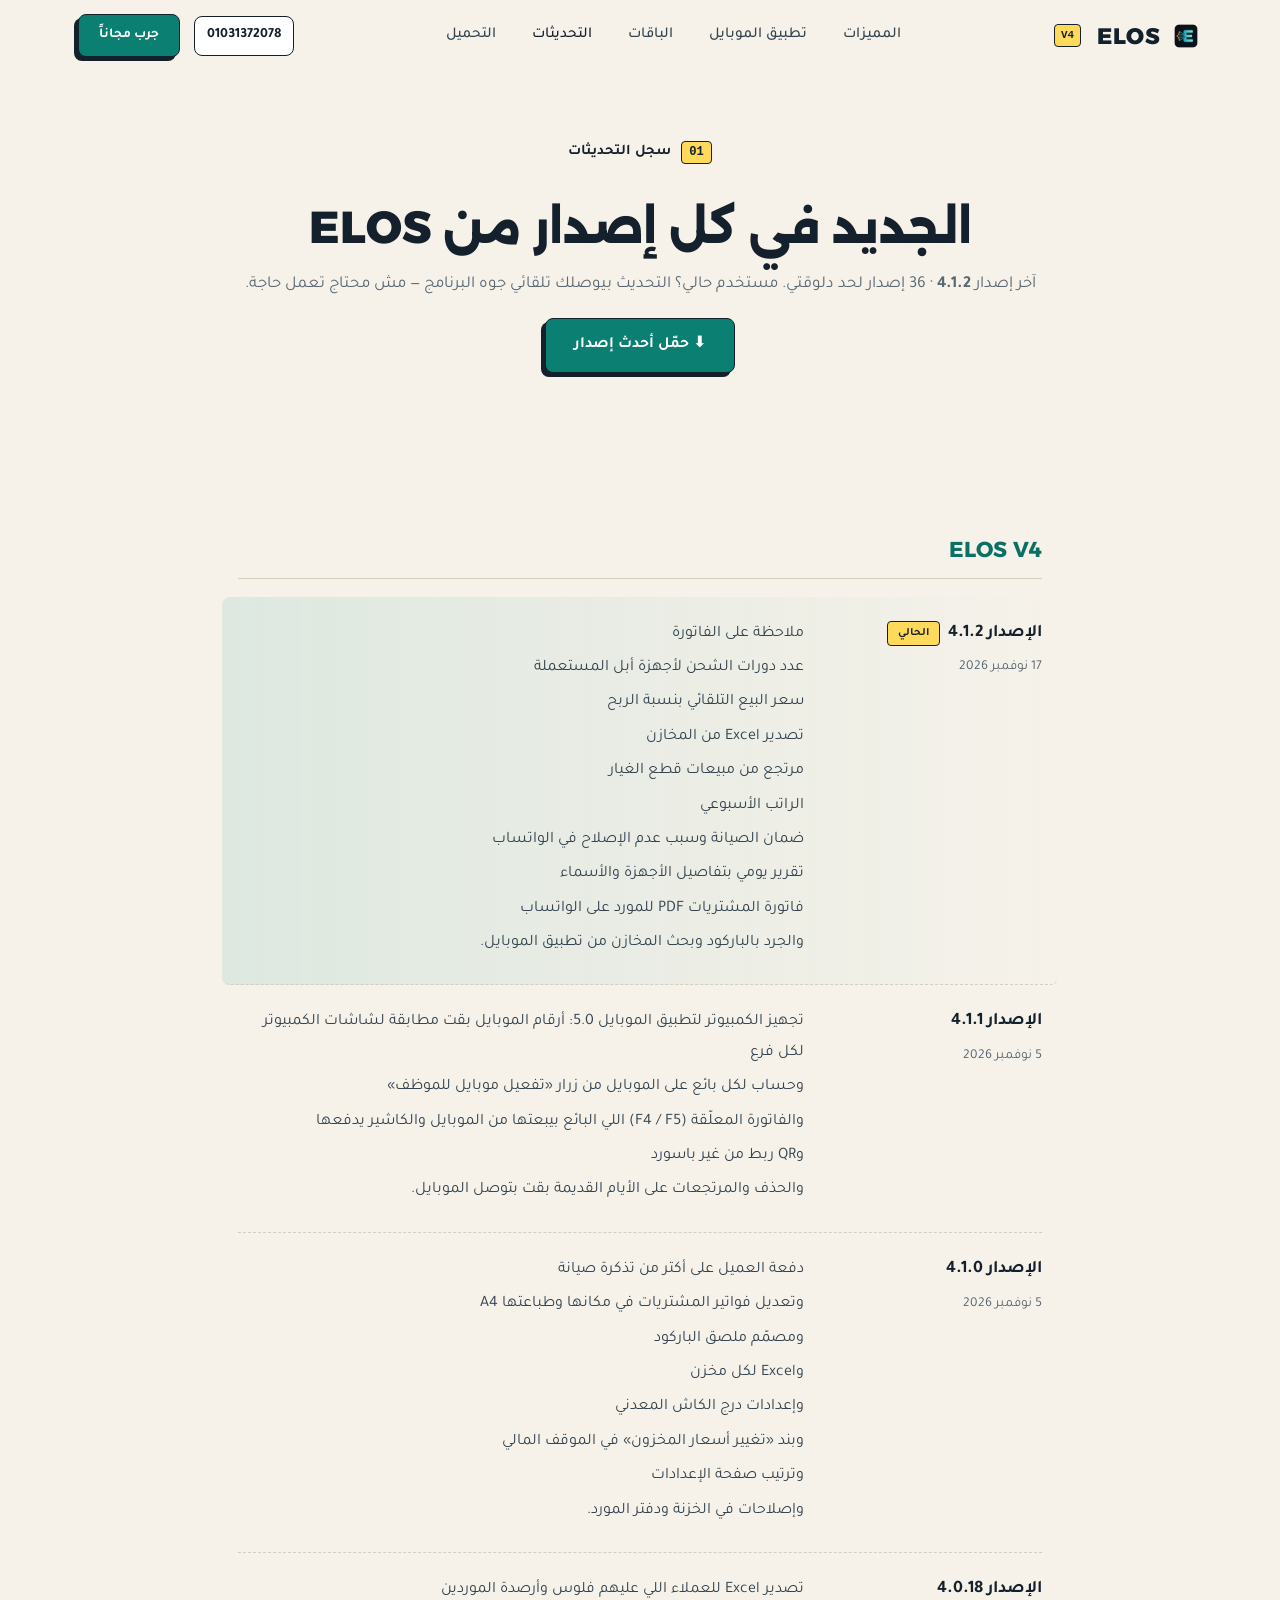
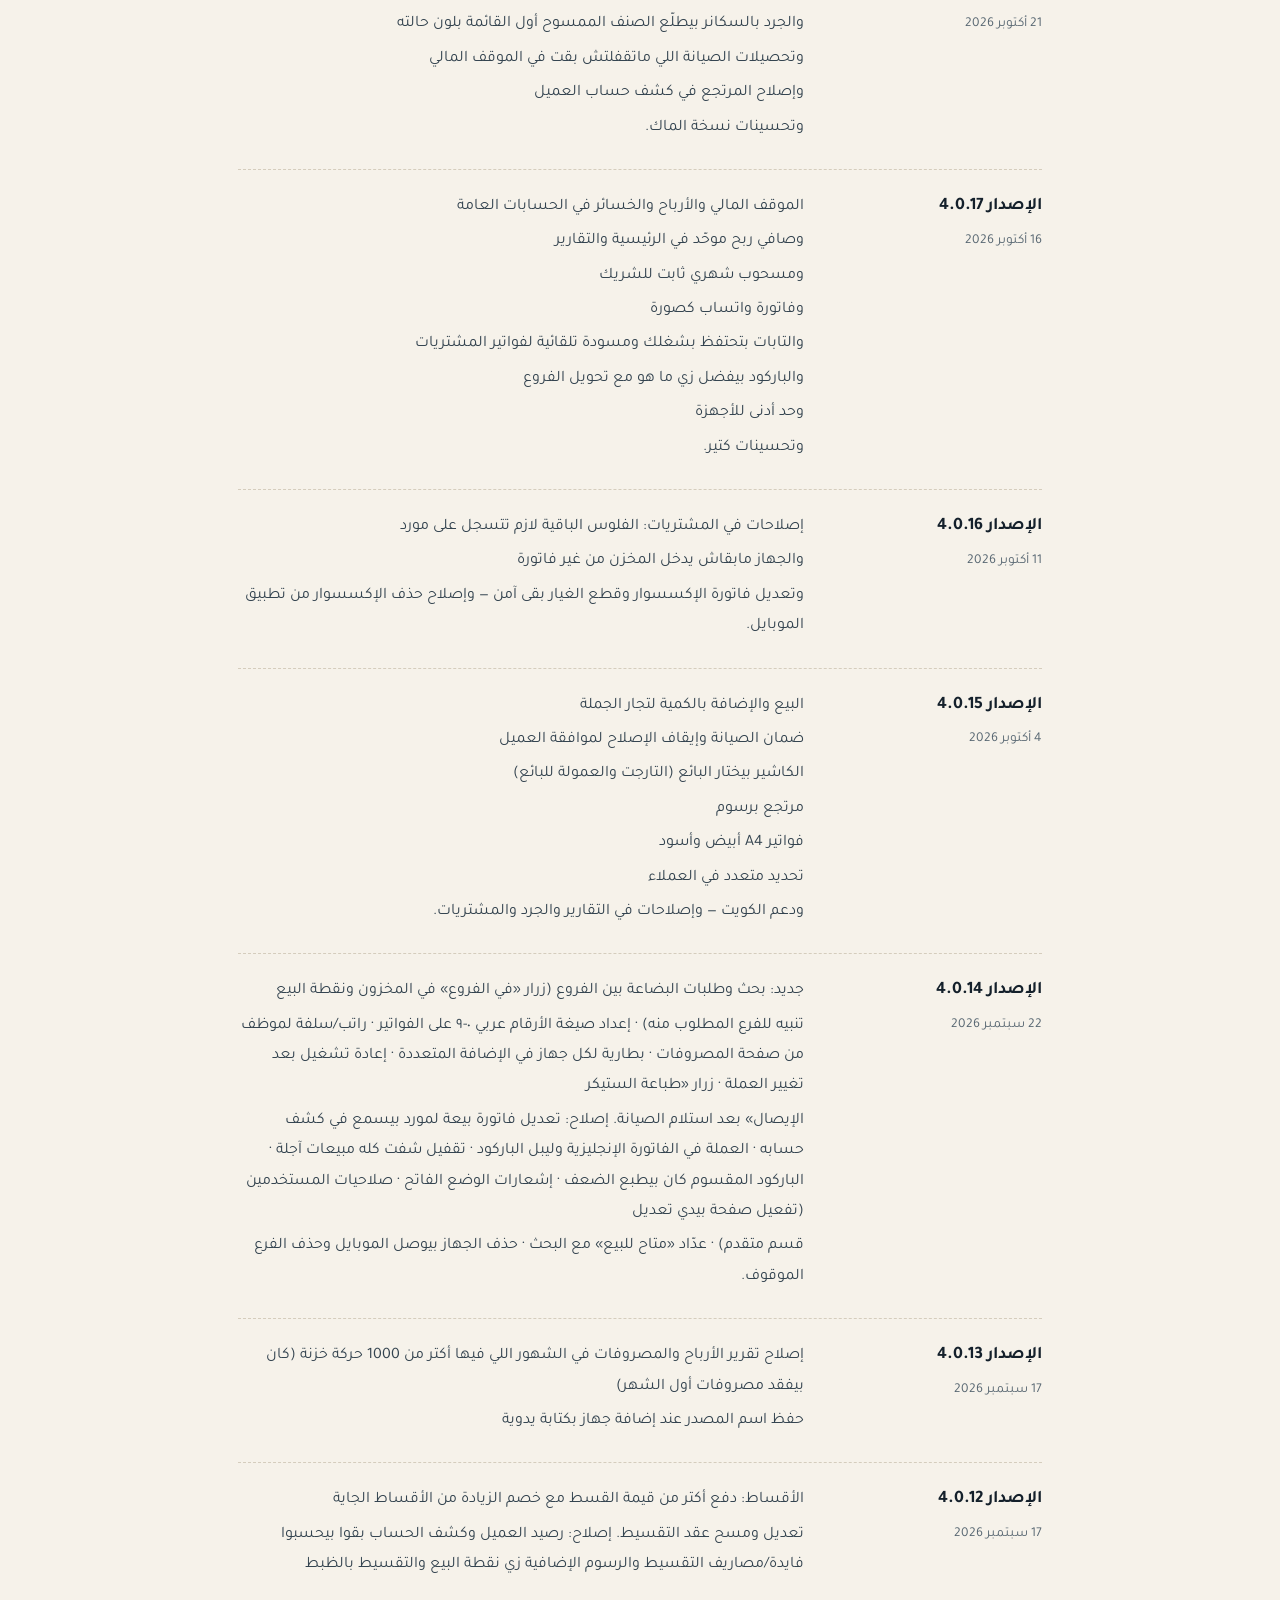
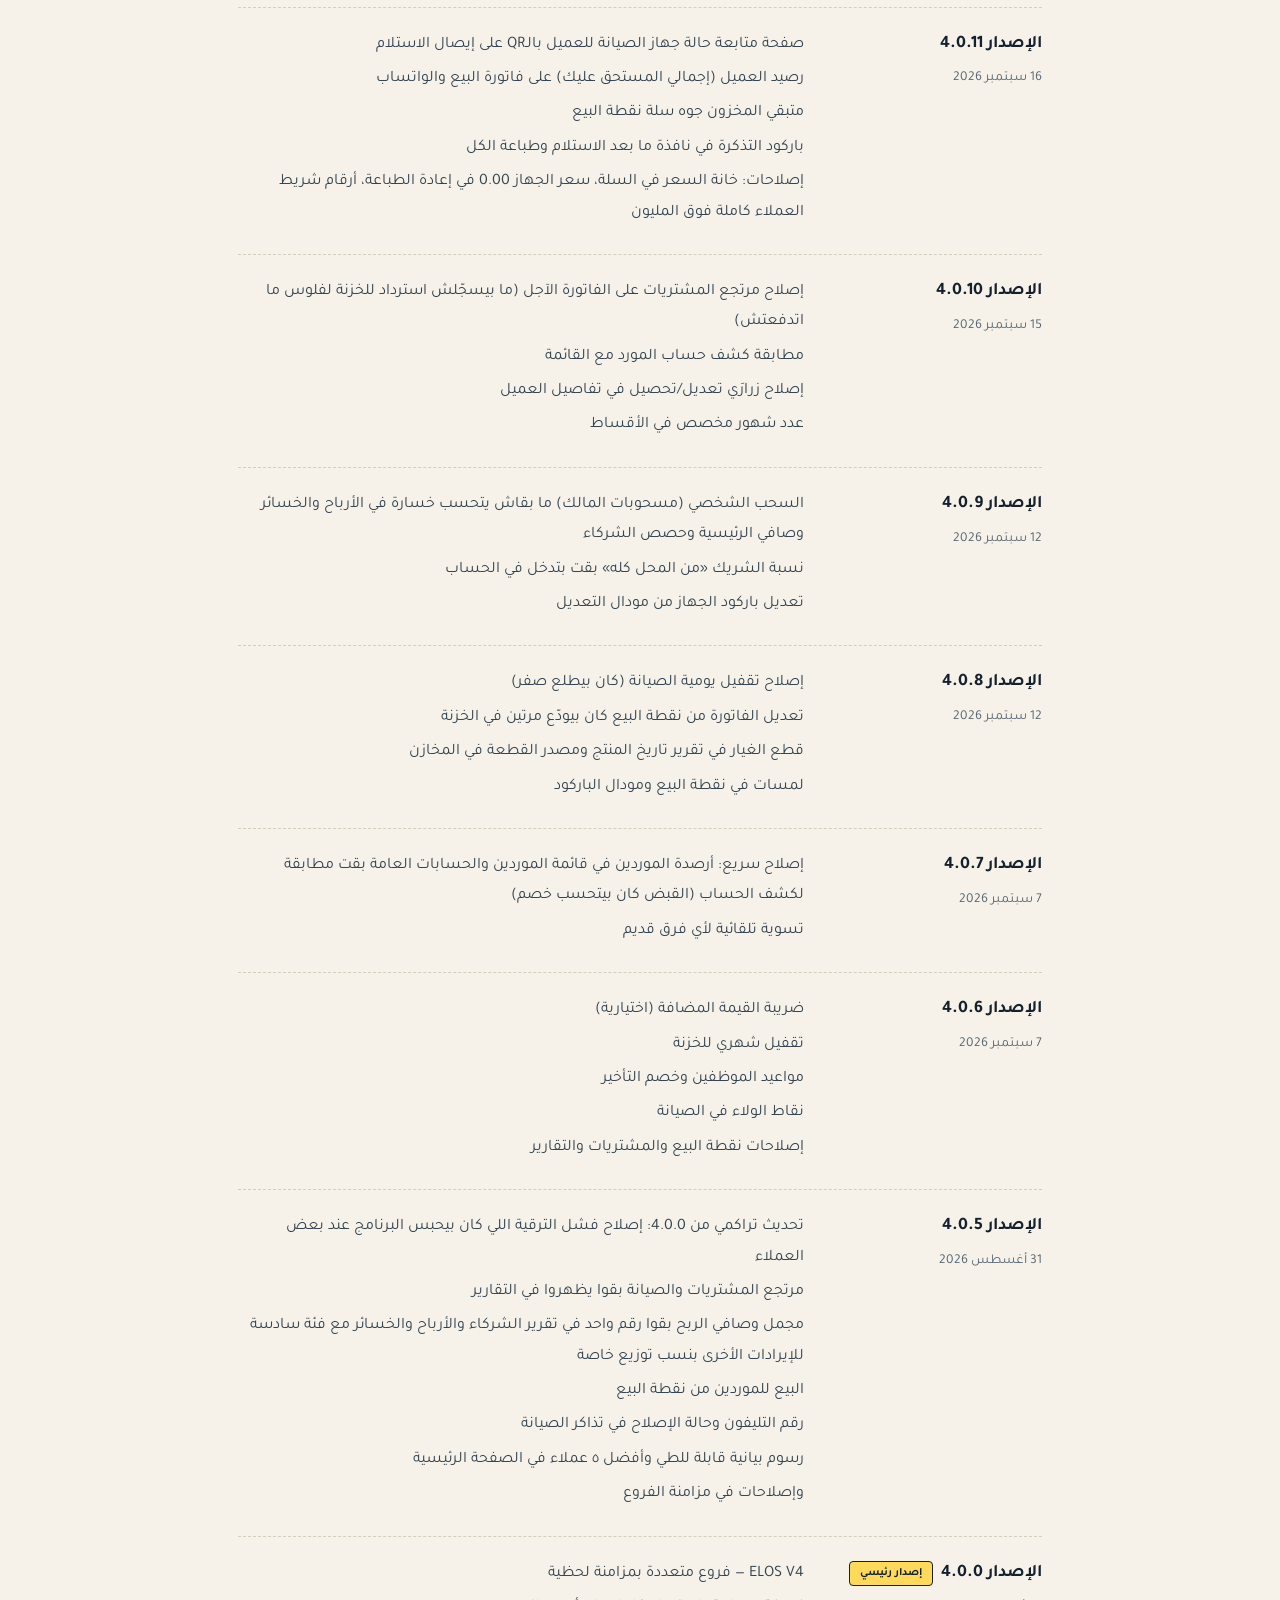
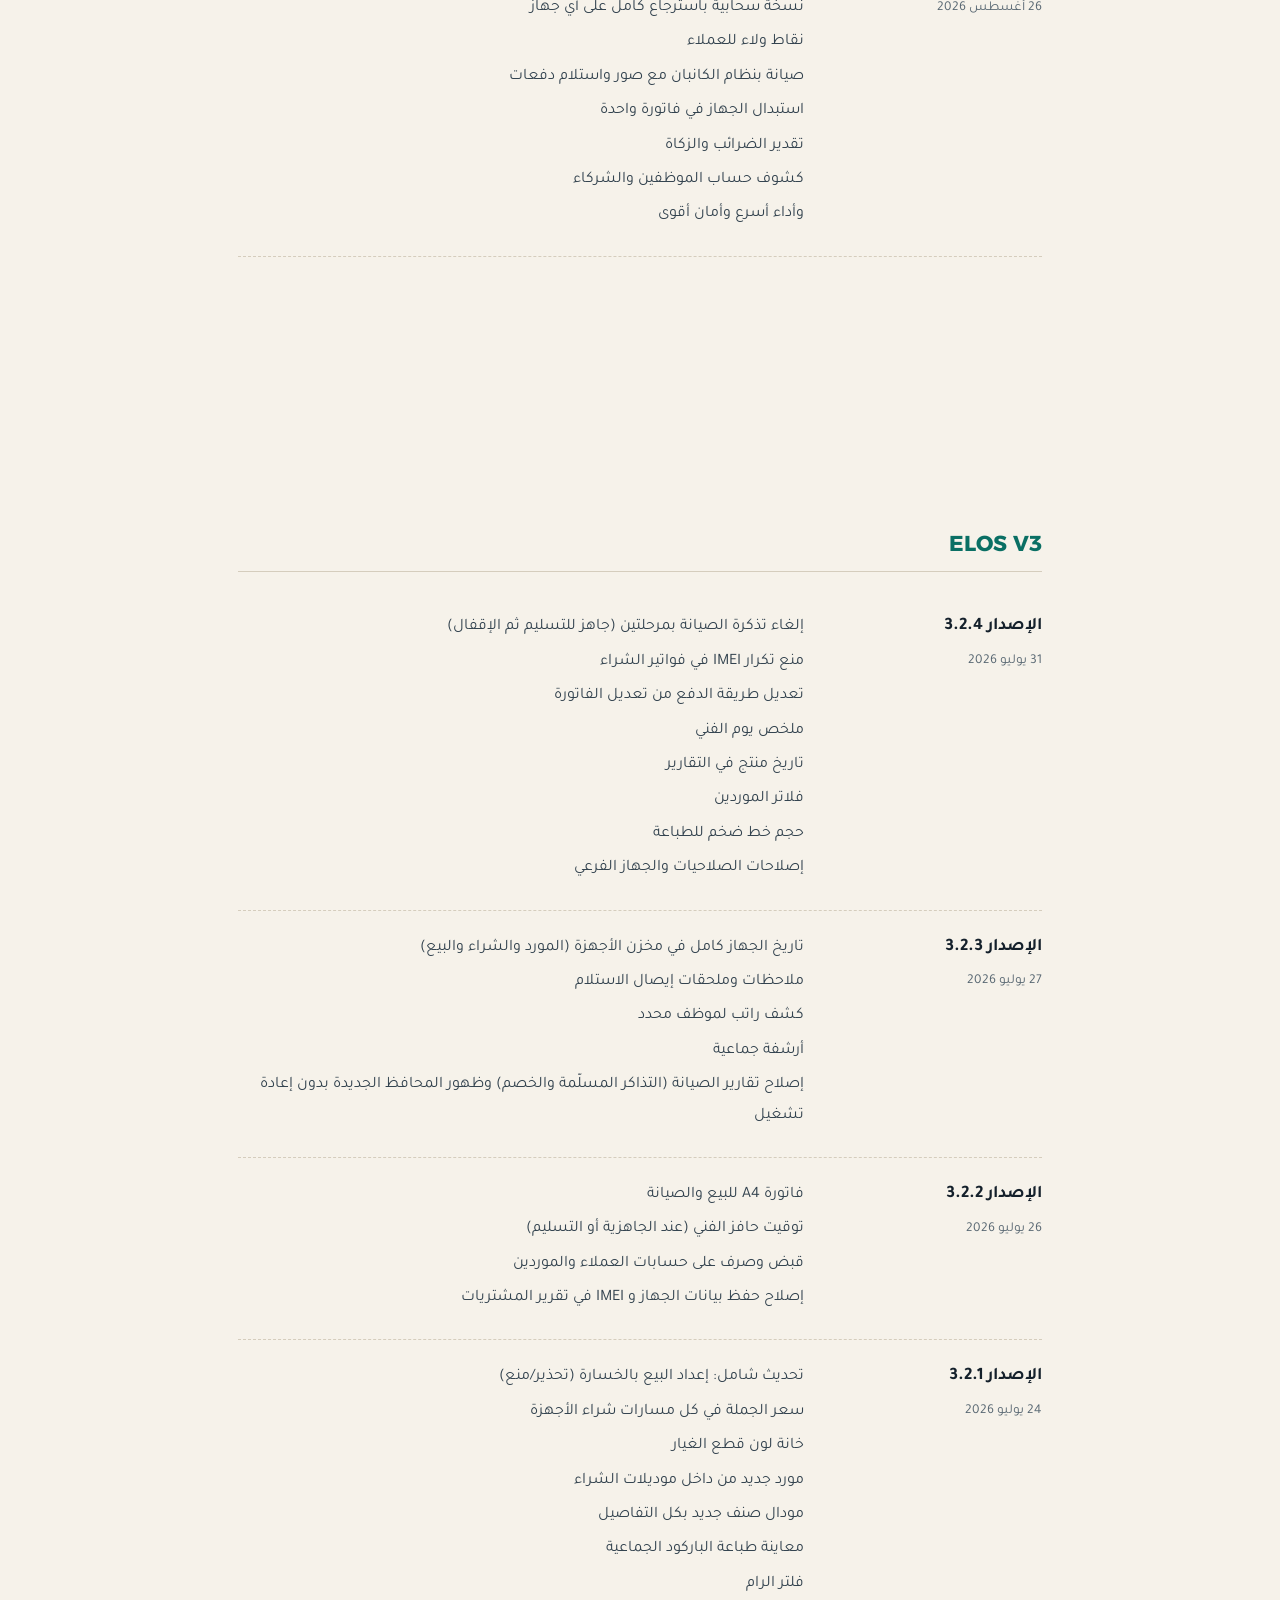
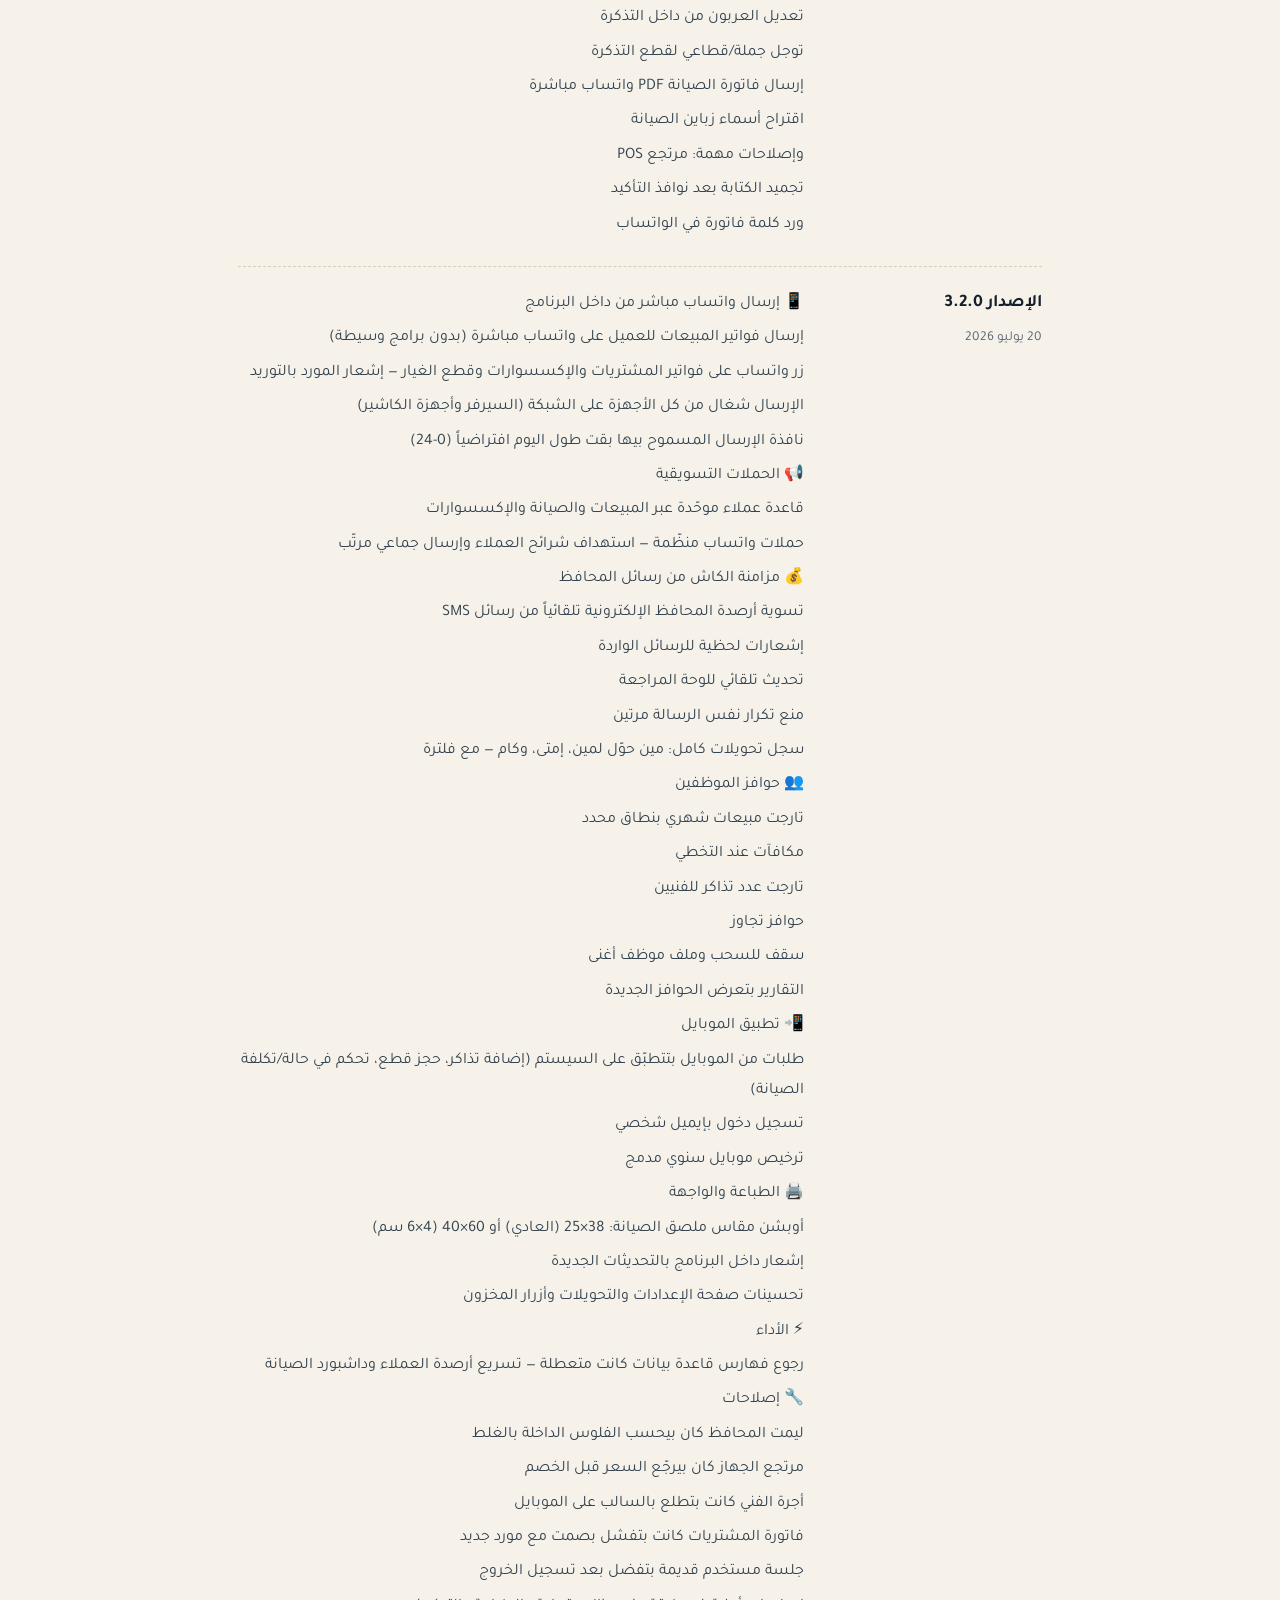
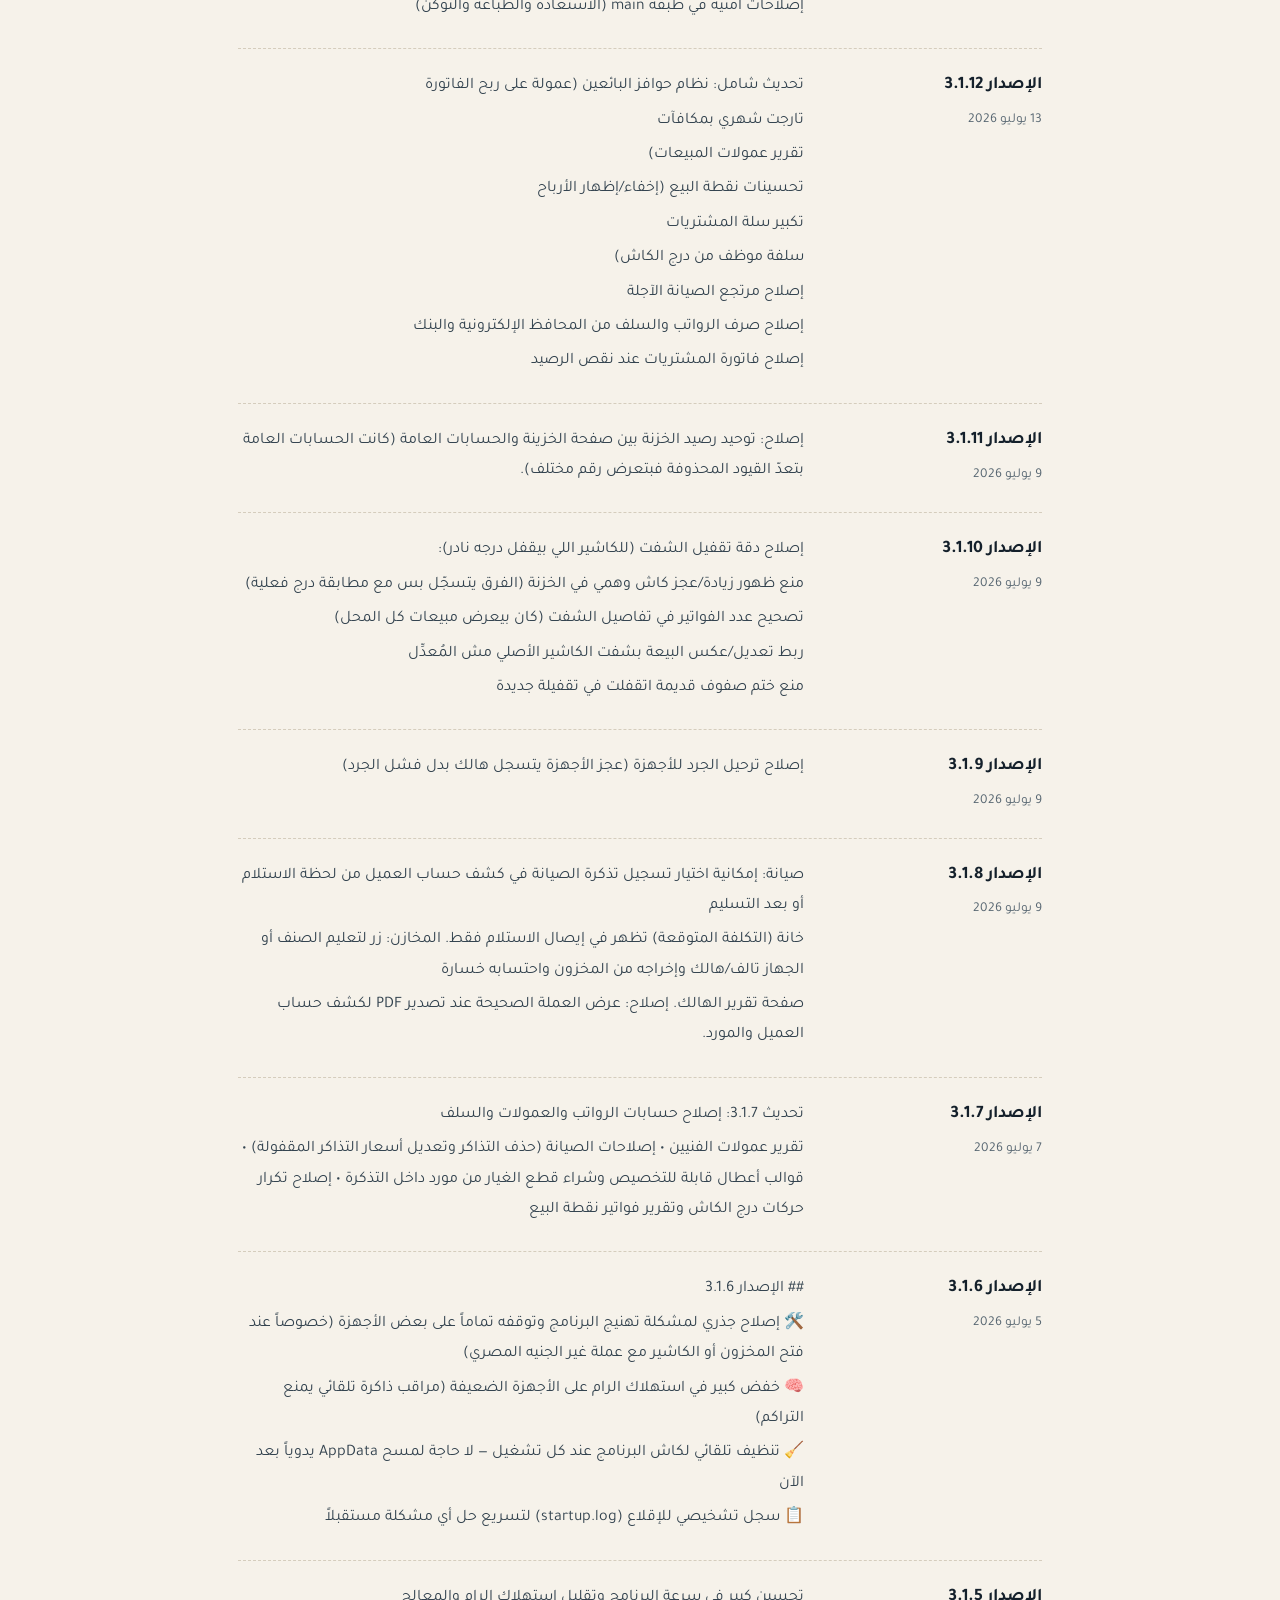
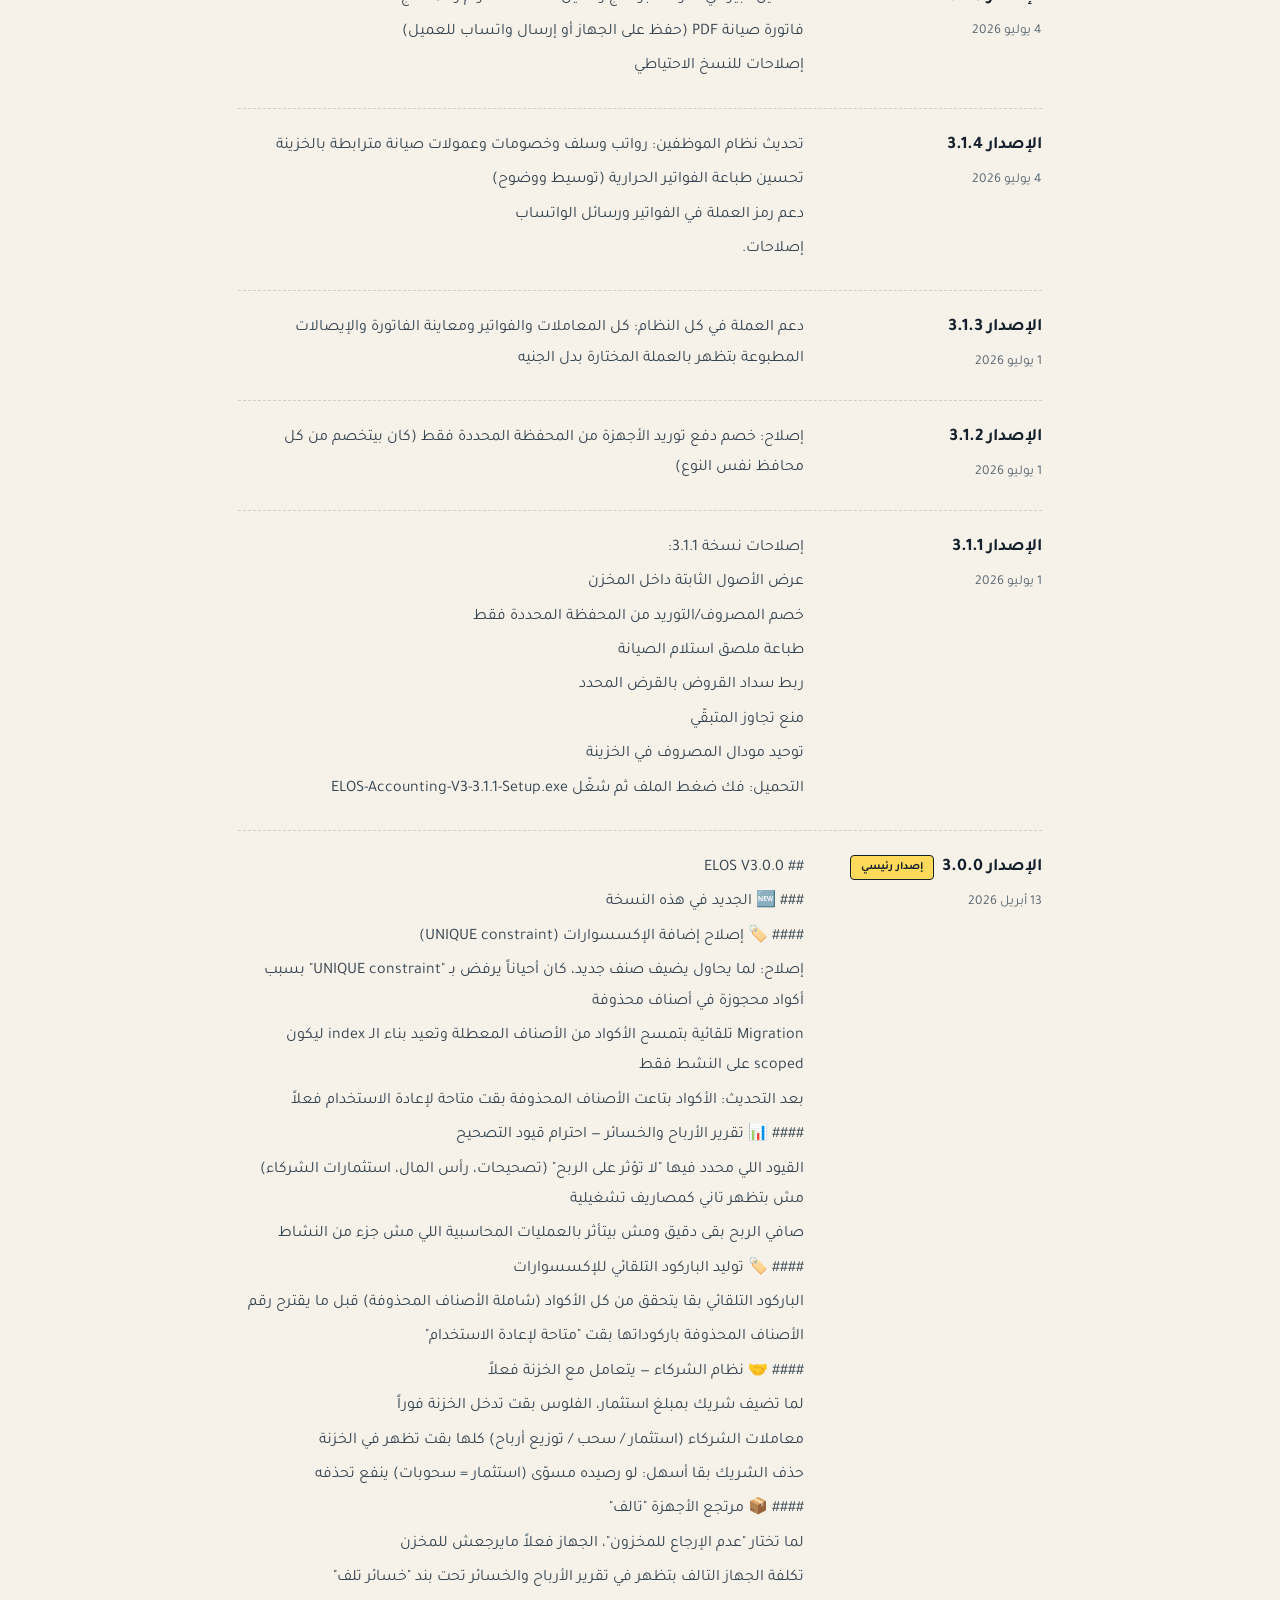
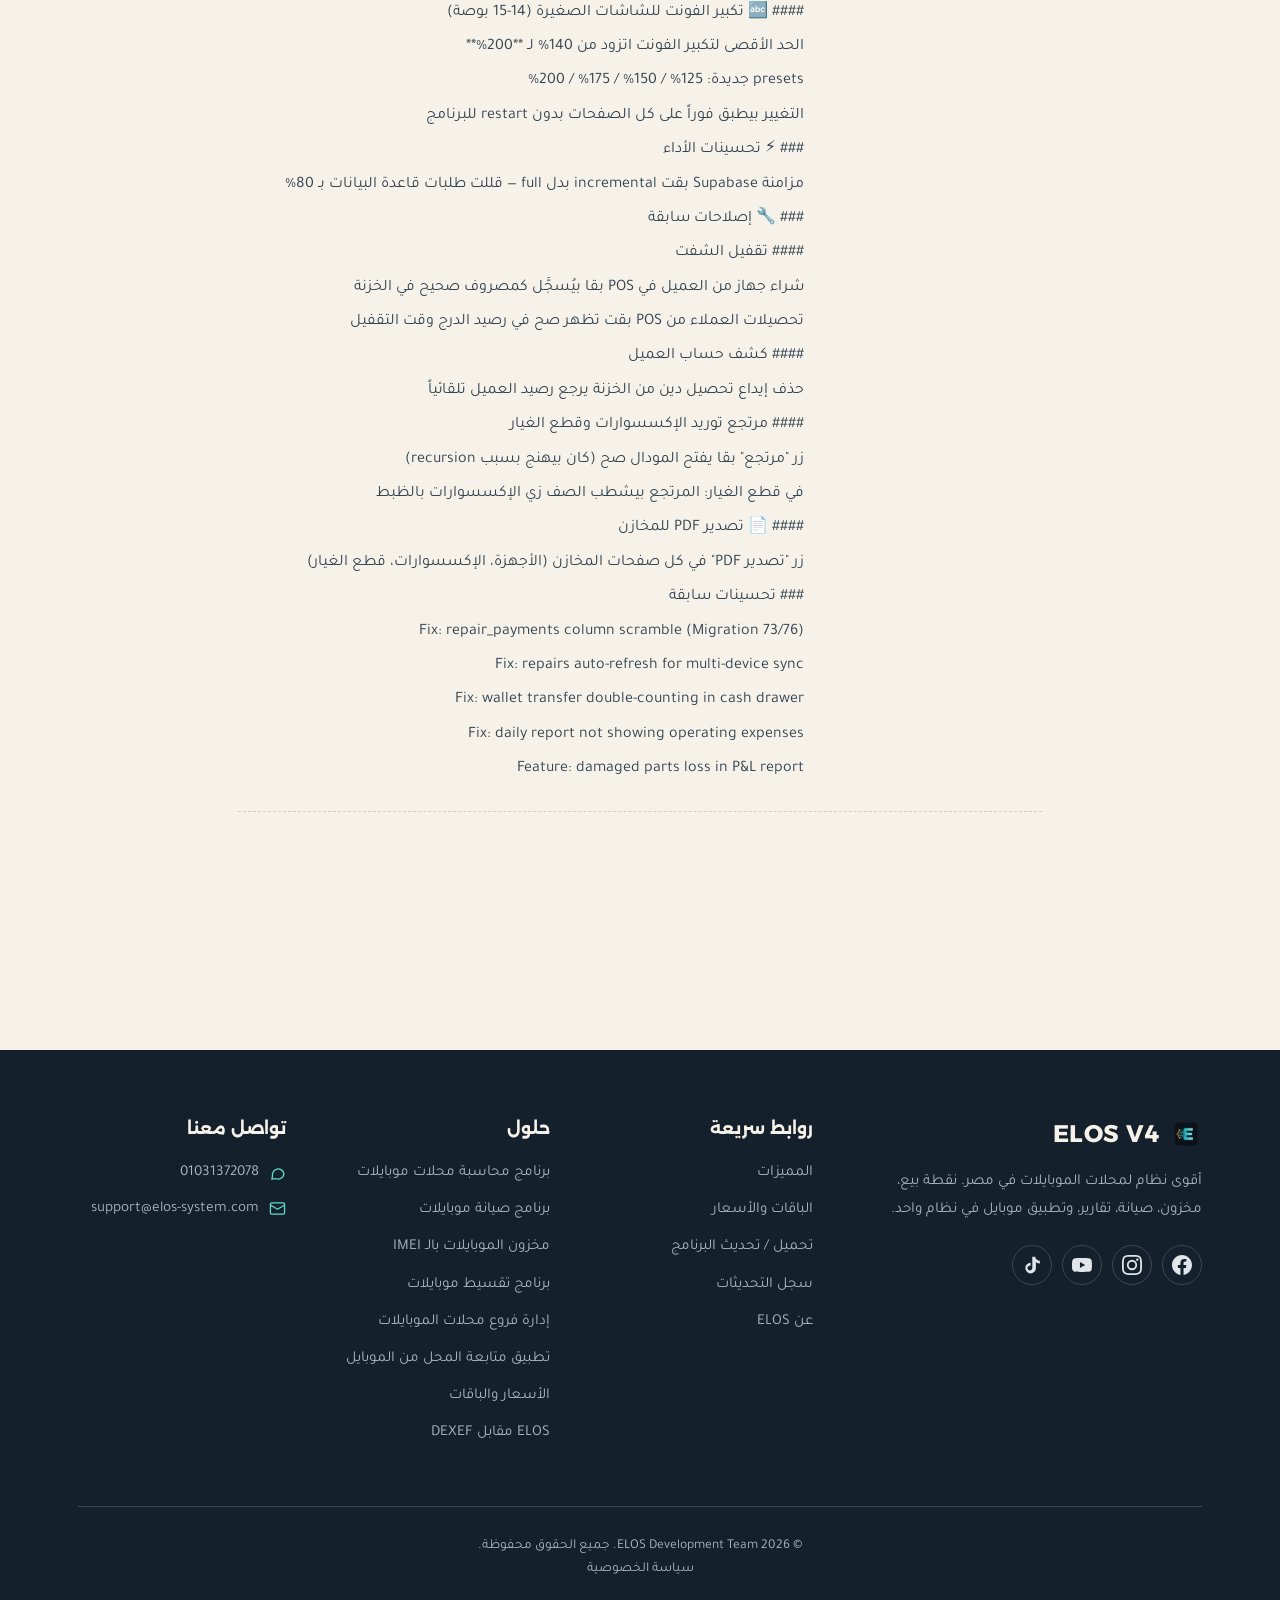
<file: changelog.html>
<!DOCTYPE html>
<html lang="ar" dir="rtl">
<head>
  <meta charset="UTF-8">
  <meta name="viewport" content="width=device-width, initial-scale=1.0">
  <title>الجديد في كل إصدار — سجل تحديثات ELOS</title>
  <meta name="description" content="سجل تحديثات برنامج ELOS لمحلات الموبايلات: كل إصدار وإيه اللي اتضاف واتصلح فيه. آخر إصدار 4.1.2.">
  <link rel="canonical" href="https://elos-system.com/changelog.html">
  <meta name="theme-color" content="#f6f2ea">
  <meta property="og:title" content="سجل تحديثات ELOS — آخر إصدار 4.1.2">
  <meta property="og:description" content="كل إصدار من ELOS وإيه اللي اتضاف واتصلح فيه. التحديث بيوصل المستخدمين تلقائي جوه البرنامج.">
  <meta property="og:image" content="https://elos-system.com/assets/og-cover.jpg?v=2">
  <meta property="og:type" content="website">
  <meta property="og:url" content="https://elos-system.com/changelog.html">
  <meta property="og:locale" content="ar_EG">
  <link rel="icon" type="image/png" href="/assets/favicon.png">
  <link rel="preconnect" href="https://fonts.googleapis.com">
  <link rel="preconnect" href="https://fonts.gstatic.com" crossorigin>
  <link rel="stylesheet" href="https://fonts.googleapis.com/css2?family=IBM+Plex+Sans+Arabic:wght@400;500;600;700&family=Tajawal:wght@400;500;700;800&display=swap">
  <link rel="stylesheet" href="/css/style.css">
  <script async src="https://www.googletagmanager.com/gtag/js?id=G-RLBB64DHQP"></script>
  <script>
    window.dataLayer = window.dataLayer || [];
    function gtag(){dataLayer.push(arguments);}
    gtag('js', new Date());
    gtag('config', 'G-RLBB64DHQP', { 'send_page_view': true });
  </script>
  <style>
    .cl-page { padding: 140px 0 80px; min-height: 100vh; }
    .cl-page .container { max-width: 860px; }
    .cl-head { text-align: center; margin-bottom: 48px; }
    .cl-head h1 { font-family: var(--display); font-size: clamp(2rem, 4vw, 2.8rem); margin: 14px 0 10px; }
    .cl-head p { color: var(--mute); font-size: 1.05rem; line-height: 1.8; }
    .cl-head .btn { margin-top: 18px; }
    .cl-group { margin-bottom: 48px; }
    .cl-group-title { font-family: var(--display); font-size: 1.35rem; color: var(--teal-bright); margin: 0 0 18px; padding-bottom: 10px; border-bottom: 1px solid var(--stone); }
    .cl-item { display: grid; grid-template-columns: 200px 1fr; gap: 20px; padding: 22px 0; border-bottom: 1px dashed var(--stone); }
    .cl-item--latest { background: linear-gradient(90deg, rgba(13,148,136,.10), transparent); border-radius: var(--radius-sm); padding-inline: 16px; margin-inline: -16px; }
    .cl-meta h3 { font-size: 1.1rem; margin: 0 0 6px; color: var(--ink); display: flex; flex-wrap: wrap; gap: 8px; align-items: center; }
    .cl-meta time { font-size: 0.85rem; color: var(--mute); }
    .cl-badge { font-size: 0.7rem; font-weight: 700; color: #06131d; background: var(--teal-bright); border-radius: 999px; padding: 2px 10px; }
    .cl-badge--major { background: #fbbf24; }
    .cl-body ul { margin: 0; padding-inline-start: 18px; color: var(--ink-soft, var(--ink)); line-height: 1.9; }
    .cl-body li { margin-bottom: 4px; }
    .cl-empty { color: var(--mute); margin: 0; }
    @media (max-width: 640px) { .cl-item { grid-template-columns: 1fr; gap: 8px; } .cl-page { padding-top: 110px; } }
  </style>
</head>
<body>
  <div class="mobile-overlay"></div>
  <nav class="navbar scrolled">
    <div class="container">
      <a href="/" class="nav-logo"><img src="/assets/favicon.png" alt="ELOS" class="nav-logo-icon"> ELOS <span>V4</span></a>
      <ul class="nav-links">
        <li><a href="/#features">المميزات</a></li>
        <li><a href="/#mobile-app">تطبيق الموبايل</a></li>
        <li><a href="/#pricing">الباقات</a></li>
        <li><a href="/changelog.html" class="active">التحديثات</a></li>
        <li><a href="/#download">التحميل</a></li>
      </ul>
      <div class="nav-actions">
        <a href="https://wa.me/201031372078" target="_blank" rel="noopener noreferrer" class="nav-phone" data-track="nav-whatsapp" aria-label="واتساب"><span>01031372078</span></a>
        <a href="/#download" class="btn btn-primary btn-sm nav-cta" data-track="nav-cta">جرب مجاناً</a>
      </div>
      <button class="menu-toggle" aria-label="القائمة"><span></span><span></span><span></span></button>
    </div>
  </nav>

  <main class="cl-page">
    <div class="container">
      <div class="cl-head">
        <span class="section-badge">سجل التحديثات</span>
        <h1>الجديد في كل إصدار من ELOS</h1>
        <p>آخر إصدار <strong>4.1.2</strong> · 36 إصدار لحد دلوقتي. مستخدم حالي؟ التحديث بيوصلك تلقائي جوه البرنامج — مش محتاج تعمل حاجة.</p>
        <a href="/#download" class="btn btn-primary" data-track="changelog-download">⬇️ حمّل أحدث إصدار</a>
      </div>
      
      <section class="cl-group">
        <h2 class="cl-group-title">ELOS V4</h2>
        
        <article class="cl-item cl-item--latest" id="v4.1.2">
          <div class="cl-meta">
            <h3>الإصدار 4.1.2 <span class="cl-badge">الحالي</span></h3>
            <time datetime="2026-11-17">17 نوفمبر 2026</time>
          </div>
          <div class="cl-body"><ul><li>ملاحظة على الفاتورة</li><li>عدد دورات الشحن لأجهزة أبل المستعملة</li><li>سعر البيع التلقائي بنسبة الربح</li><li>تصدير Excel من المخازن</li><li>مرتجع من مبيعات قطع الغيار</li><li>الراتب الأسبوعي</li><li>ضمان الصيانة وسبب عدم الإصلاح في الواتساب</li><li>تقرير يومي بتفاصيل الأجهزة والأسماء</li><li>فاتورة المشتريات PDF للمورد على الواتساب</li><li>والجرد بالباركود وبحث المخازن من تطبيق الموبايل.</li></ul></div>
        </article>
        <article class="cl-item" id="v4.1.1">
          <div class="cl-meta">
            <h3>الإصدار 4.1.1 </h3>
            <time datetime="2026-11-05">5 نوفمبر 2026</time>
          </div>
          <div class="cl-body"><ul><li>تجهيز الكمبيوتر لتطبيق الموبايل 5.0: أرقام الموبايل بقت مطابقة لشاشات الكمبيوتر لكل فرع</li><li>وحساب لكل بائع على الموبايل من زرار «تفعيل موبايل للموظف»</li><li>والفاتورة المعلّقة (F4 / F5) اللي البائع بيبعتها من الموبايل والكاشير يدفعها</li><li>وQR ربط من غير باسورد</li><li>والحذف والمرتجعات على الأيام القديمة بقت بتوصل الموبايل.</li></ul></div>
        </article>
        <article class="cl-item" id="v4.1.0">
          <div class="cl-meta">
            <h3>الإصدار 4.1.0 </h3>
            <time datetime="2026-11-05">5 نوفمبر 2026</time>
          </div>
          <div class="cl-body"><ul><li>دفعة العميل على أكتر من تذكرة صيانة</li><li>وتعديل فواتير المشتريات في مكانها وطباعتها A4</li><li>ومصمّم ملصق الباركود</li><li>وExcel لكل مخزن</li><li>وإعدادات درج الكاش المعدني</li><li>وبند «تغيير أسعار المخزون» في الموقف المالي</li><li>وترتيب صفحة الإعدادات</li><li>وإصلاحات في الخزنة ودفتر المورد.</li></ul></div>
        </article>
        <article class="cl-item" id="v4.0.18">
          <div class="cl-meta">
            <h3>الإصدار 4.0.18 </h3>
            <time datetime="2026-10-21">21 أكتوبر 2026</time>
          </div>
          <div class="cl-body"><ul><li>تصدير Excel للعملاء اللي عليهم فلوس وأرصدة الموردين</li><li>والجرد بالسكانر بيطلّع الصنف الممسوح أول القائمة بلون حالته</li><li>وتحصيلات الصيانة اللي ماتقفلتش بقت في الموقف المالي</li><li>وإصلاح المرتجع في كشف حساب العميل</li><li>وتحسينات نسخة الماك.</li></ul></div>
        </article>
        <article class="cl-item" id="v4.0.17">
          <div class="cl-meta">
            <h3>الإصدار 4.0.17 </h3>
            <time datetime="2026-10-16">16 أكتوبر 2026</time>
          </div>
          <div class="cl-body"><ul><li>الموقف المالي والأرباح والخسائر في الحسابات العامة</li><li>وصافي ربح موحّد في الرئيسية والتقارير</li><li>ومسحوب شهري ثابت للشريك</li><li>وفاتورة واتساب كصورة</li><li>والتابات بتحتفظ بشغلك ومسودة تلقائية لفواتير المشتريات</li><li>والباركود بيفضل زي ما هو مع تحويل الفروع</li><li>وحد أدنى للأجهزة</li><li>وتحسينات كتير.</li></ul></div>
        </article>
        <article class="cl-item" id="v4.0.16">
          <div class="cl-meta">
            <h3>الإصدار 4.0.16 </h3>
            <time datetime="2026-10-11">11 أكتوبر 2026</time>
          </div>
          <div class="cl-body"><ul><li>إصلاحات في المشتريات: الفلوس الباقية لازم تتسجل على مورد</li><li>والجهاز مابقاش يدخل المخزن من غير فاتورة</li><li>وتعديل فاتورة الإكسسوار وقطع الغيار بقى آمن — وإصلاح حذف الإكسسوار من تطبيق الموبايل.</li></ul></div>
        </article>
        <article class="cl-item" id="v4.0.15">
          <div class="cl-meta">
            <h3>الإصدار 4.0.15 </h3>
            <time datetime="2026-10-04">4 أكتوبر 2026</time>
          </div>
          <div class="cl-body"><ul><li>البيع والإضافة بالكمية لتجار الجملة</li><li>ضمان الصيانة وإيقاف الإصلاح لموافقة العميل</li><li>الكاشير بيختار البائع (التارجت والعمولة للبائع)</li><li>مرتجع برسوم</li><li>فواتير A4 أبيض وأسود</li><li>تحديد متعدد في العملاء</li><li>ودعم الكويت — وإصلاحات في التقارير والجرد والمشتريات.</li></ul></div>
        </article>
        <article class="cl-item" id="v4.0.14">
          <div class="cl-meta">
            <h3>الإصدار 4.0.14 </h3>
            <time datetime="2026-09-22">22 سبتمبر 2026</time>
          </div>
          <div class="cl-body"><ul><li>جديد: بحث وطلبات البضاعة بين الفروع (زرار «في الفروع» في المخزون ونقطة البيع</li><li>تنبيه للفرع المطلوب منه) · إعداد صيغة الأرقام عربي ٠-٩ على الفواتير · راتب/سلفة لموظف من صفحة المصروفات · بطارية لكل جهاز في الإضافة المتعددة · إعادة تشغيل بعد تغيير العملة · زرار «طباعة الستيكر</li><li>الإيصال» بعد استلام الصيانة. إصلاح: تعديل فاتورة بيعة لمورد بيسمع في كشف حسابه · العملة في الفاتورة الإنجليزية وليبل الباركود · تقفيل شفت كله مبيعات آجلة · الباركود المقسوم كان بيطبع الضعف · إشعارات الوضع الفاتح · صلاحيات المستخدمين (تفعيل صفحة بيدي تعديل</li><li>قسم متقدم) · عدّاد «متاح للبيع» مع البحث · حذف الجهاز بيوصل الموبايل وحذف الفرع الموقوف.</li></ul></div>
        </article>
        <article class="cl-item" id="v4.0.13">
          <div class="cl-meta">
            <h3>الإصدار 4.0.13 </h3>
            <time datetime="2026-09-17">17 سبتمبر 2026</time>
          </div>
          <div class="cl-body"><ul><li>إصلاح تقرير الأرباح والمصروفات في الشهور اللي فيها أكتر من 1000 حركة خزنة (كان بيفقد مصروفات أول الشهر)</li><li>حفظ اسم المصدر عند إضافة جهاز بكتابة يدوية</li></ul></div>
        </article>
        <article class="cl-item" id="v4.0.12">
          <div class="cl-meta">
            <h3>الإصدار 4.0.12 </h3>
            <time datetime="2026-09-17">17 سبتمبر 2026</time>
          </div>
          <div class="cl-body"><ul><li>الأقساط: دفع أكتر من قيمة القسط مع خصم الزيادة من الأقساط الجاية</li><li>تعديل ومسح عقد التقسيط. إصلاح: رصيد العميل وكشف الحساب بقوا بيحسبوا فايدة/مصاريف التقسيط والرسوم الإضافية زي نقطة البيع والتقسيط بالظبط</li></ul></div>
        </article>
        <article class="cl-item" id="v4.0.11">
          <div class="cl-meta">
            <h3>الإصدار 4.0.11 </h3>
            <time datetime="2026-09-16">16 سبتمبر 2026</time>
          </div>
          <div class="cl-body"><ul><li>صفحة متابعة حالة جهاز الصيانة للعميل بالـQR على إيصال الاستلام</li><li>رصيد العميل (إجمالي المستحق عليك) على فاتورة البيع والواتساب</li><li>متبقي المخزون جوه سلة نقطة البيع</li><li>باركود التذكرة في نافذة ما بعد الاستلام وطباعة الكل</li><li>إصلاحات: خانة السعر في السلة، سعر الجهاز 0.00 في إعادة الطباعة، أرقام شريط العملاء كاملة فوق المليون</li></ul></div>
        </article>
        <article class="cl-item" id="v4.0.10">
          <div class="cl-meta">
            <h3>الإصدار 4.0.10 </h3>
            <time datetime="2026-09-15">15 سبتمبر 2026</time>
          </div>
          <div class="cl-body"><ul><li>إصلاح مرتجع المشتريات على الفاتورة الآجل (ما بيسجّلش استرداد للخزنة لفلوس ما اتدفعتش)</li><li>مطابقة كشف حساب المورد مع القائمة</li><li>إصلاح زرارَي تعديل/تحصيل في تفاصيل العميل</li><li>عدد شهور مخصص في الأقساط</li></ul></div>
        </article>
        <article class="cl-item" id="v4.0.9">
          <div class="cl-meta">
            <h3>الإصدار 4.0.9 </h3>
            <time datetime="2026-09-12">12 سبتمبر 2026</time>
          </div>
          <div class="cl-body"><ul><li>السحب الشخصي (مسحوبات المالك) ما بقاش يتحسب خسارة في الأرباح والخسائر وصافي الرئيسية وحصص الشركاء</li><li>نسبة الشريك «من المحل كله» بقت بتدخل في الحساب</li><li>تعديل باركود الجهاز من مودال التعديل</li></ul></div>
        </article>
        <article class="cl-item" id="v4.0.8">
          <div class="cl-meta">
            <h3>الإصدار 4.0.8 </h3>
            <time datetime="2026-09-12">12 سبتمبر 2026</time>
          </div>
          <div class="cl-body"><ul><li>إصلاح تقفيل يومية الصيانة (كان بيطلع صفر)</li><li>تعديل الفاتورة من نقطة البيع كان بيودّع مرتين في الخزنة</li><li>قطع الغيار في تقرير تاريخ المنتج ومصدر القطعة في المخازن</li><li>لمسات في نقطة البيع ومودال الباركود</li></ul></div>
        </article>
        <article class="cl-item" id="v4.0.7">
          <div class="cl-meta">
            <h3>الإصدار 4.0.7 </h3>
            <time datetime="2026-09-07">7 سبتمبر 2026</time>
          </div>
          <div class="cl-body"><ul><li>إصلاح سريع: أرصدة الموردين في قائمة الموردين والحسابات العامة بقت مطابقة لكشف الحساب (القبض كان بيتحسب خصم)</li><li>تسوية تلقائية لأي فرق قديم</li></ul></div>
        </article>
        <article class="cl-item" id="v4.0.6">
          <div class="cl-meta">
            <h3>الإصدار 4.0.6 </h3>
            <time datetime="2026-09-07">7 سبتمبر 2026</time>
          </div>
          <div class="cl-body"><ul><li>ضريبة القيمة المضافة (اختيارية)</li><li>تقفيل شهري للخزنة</li><li>مواعيد الموظفين وخصم التأخير</li><li>نقاط الولاء في الصيانة</li><li>إصلاحات نقطة البيع والمشتريات والتقارير</li></ul></div>
        </article>
        <article class="cl-item" id="v4.0.5">
          <div class="cl-meta">
            <h3>الإصدار 4.0.5 </h3>
            <time datetime="2026-08-31">31 أغسطس 2026</time>
          </div>
          <div class="cl-body"><ul><li>تحديث تراكمي من 4.0.0: إصلاح فشل الترقية اللي كان بيحبس البرنامج عند بعض العملاء</li><li>مرتجع المشتريات والصيانة بقوا يظهروا في التقارير</li><li>مجمل وصافي الربح بقوا رقم واحد في تقرير الشركاء والأرباح والخسائر مع فئة سادسة للإيرادات الأخرى بنسب توزيع خاصة</li><li>البيع للموردين من نقطة البيع</li><li>رقم التليفون وحالة الإصلاح في تذاكر الصيانة</li><li>رسوم بيانية قابلة للطي وأفضل ٥ عملاء في الصفحة الرئيسية</li><li>وإصلاحات في مزامنة الفروع</li></ul></div>
        </article>
        <article class="cl-item" id="v4.0.0">
          <div class="cl-meta">
            <h3>الإصدار 4.0.0 <span class="cl-badge cl-badge--major">إصدار رئيسي</span></h3>
            <time datetime="2026-08-26">26 أغسطس 2026</time>
          </div>
          <div class="cl-body"><ul><li>ELOS V4 — فروع متعددة بمزامنة لحظية</li><li>نسخة سحابية باسترجاع كامل على أي جهاز</li><li>نقاط ولاء للعملاء</li><li>صيانة بنظام الكانبان مع صور واستلام دفعات</li><li>استبدال الجهاز في فاتورة واحدة</li><li>تقدير الضرائب والزكاة</li><li>كشوف حساب الموظفين والشركاء</li><li>وأداء أسرع وأمان أقوى</li></ul></div>
        </article>
      </section>
      <section class="cl-group">
        <h2 class="cl-group-title">ELOS V3</h2>
        
        <article class="cl-item" id="v3.2.4">
          <div class="cl-meta">
            <h3>الإصدار 3.2.4 </h3>
            <time datetime="2026-07-31">31 يوليو 2026</time>
          </div>
          <div class="cl-body"><ul><li>إلغاء تذكرة الصيانة بمرحلتين (جاهز للتسليم ثم الإقفال)</li><li>منع تكرار IMEI في فواتير الشراء</li><li>تعديل طريقة الدفع من تعديل الفاتورة</li><li>ملخص يوم الفني</li><li>تاريخ منتج في التقارير</li><li>فلاتر الموردين</li><li>حجم خط ضخم للطباعة</li><li>إصلاحات الصلاحيات والجهاز الفرعي</li></ul></div>
        </article>
        <article class="cl-item" id="v3.2.3">
          <div class="cl-meta">
            <h3>الإصدار 3.2.3 </h3>
            <time datetime="2026-07-27">27 يوليو 2026</time>
          </div>
          <div class="cl-body"><ul><li>تاريخ الجهاز كامل في مخزن الأجهزة (المورد والشراء والبيع)</li><li>ملاحظات وملحقات إيصال الاستلام</li><li>كشف راتب لموظف محدد</li><li>أرشفة جماعية</li><li>إصلاح تقارير الصيانة (التذاكر المسلّمة والخصم) وظهور المحافظ الجديدة بدون إعادة تشغيل</li></ul></div>
        </article>
        <article class="cl-item" id="v3.2.2">
          <div class="cl-meta">
            <h3>الإصدار 3.2.2 </h3>
            <time datetime="2026-07-26">26 يوليو 2026</time>
          </div>
          <div class="cl-body"><ul><li>فاتورة A4 للبيع والصيانة</li><li>توقيت حافز الفني (عند الجاهزية أو التسليم)</li><li>قبض وصرف على حسابات العملاء والموردين</li><li>إصلاح حفظ بيانات الجهاز و IMEI في تقرير المشتريات</li></ul></div>
        </article>
        <article class="cl-item" id="v3.2.1">
          <div class="cl-meta">
            <h3>الإصدار 3.2.1 </h3>
            <time datetime="2026-07-24">24 يوليو 2026</time>
          </div>
          <div class="cl-body"><ul><li>تحديث شامل: إعداد البيع بالخسارة (تحذير/منع)</li><li>سعر الجملة في كل مسارات شراء الأجهزة</li><li>خانة لون قطع الغيار</li><li>مورد جديد من داخل موديلات الشراء</li><li>مودال صنف جديد بكل التفاصيل</li><li>معاينة طباعة الباركود الجماعية</li><li>فلتر الرام</li><li>تعديل العربون من داخل التذكرة</li><li>توجل جملة/قطاعي لقطع التذكرة</li><li>إرسال فاتورة الصيانة PDF واتساب مباشرة</li><li>اقتراح أسماء زباين الصيانة</li><li>وإصلاحات مهمة: مرتجع POS</li><li>تجميد الكتابة بعد نوافذ التأكيد</li><li>ورد كلمة فاتورة في الواتساب</li></ul></div>
        </article>
        <article class="cl-item" id="v3.2.0">
          <div class="cl-meta">
            <h3>الإصدار 3.2.0 </h3>
            <time datetime="2026-07-20">20 يوليو 2026</time>
          </div>
          <div class="cl-body"><ul><li>📱 إرسال واتساب مباشر من داخل البرنامج</li><li>إرسال فواتير المبيعات للعميل على واتساب مباشرة (بدون برامج وسيطة)</li><li>زر واتساب على فواتير المشتريات والإكسسوارات وقطع الغيار — إشعار المورد بالتوريد</li><li>الإرسال شغال من كل الأجهزة على الشبكة (السيرفر وأجهزة الكاشير)</li><li>نافذة الإرسال المسموح بيها بقت طول اليوم افتراضياً (0-24)</li><li>📢 الحملات التسويقية</li><li>قاعدة عملاء موحّدة عبر المبيعات والصيانة والإكسسوارات</li><li>حملات واتساب منظّمة — استهداف شرائح العملاء وإرسال جماعي مرتّب</li><li>💰 مزامنة الكاش من رسائل المحافظ</li><li>تسوية أرصدة المحافظ الإلكترونية تلقائياً من رسائل SMS</li><li>إشعارات لحظية للرسائل الواردة</li><li>تحديث تلقائي للوحة المراجعة</li><li>منع تكرار نفس الرسالة مرتين</li><li>سجل تحويلات كامل: مين حوّل لمين، إمتى، وكام — مع فلترة</li><li>👥 حوافز الموظفين</li><li>تارجت مبيعات شهري بنطاق محدد</li><li>مكافآت عند التخطي</li><li>تارجت عدد تذاكر للفنيين</li><li>حوافز تجاوز</li><li>سقف للسحب وملف موظف أغنى</li><li>التقارير بتعرض الحوافز الجديدة</li><li>📲 تطبيق الموبايل</li><li>طلبات من الموبايل بتتطبّق على السيستم (إضافة تذاكر، حجز قطع، تحكم في حالة/تكلفة الصيانة)</li><li>تسجيل دخول بإيميل شخصي</li><li>ترخيص موبايل سنوي مدمج</li><li>🖨️ الطباعة والواجهة</li><li>أوبشن مقاس ملصق الصيانة: 38×25 (العادي) أو 60×40 (4×6 سم)</li><li>إشعار داخل البرنامج بالتحديثات الجديدة</li><li>تحسينات صفحة الإعدادات والتحويلات وأزرار المخزون</li><li>⚡ الأداء</li><li>رجوع فهارس قاعدة بيانات كانت متعطلة — تسريع أرصدة العملاء وداشبورد الصيانة</li><li>🔧 إصلاحات</li><li>ليمت المحافظ كان بيحسب الفلوس الداخلة بالغلط</li><li>مرتجع الجهاز كان بيرجّع السعر قبل الخصم</li><li>أجرة الفني كانت بتطلع بالسالب على الموبايل</li><li>فاتورة المشتريات كانت بتفشل بصمت مع مورد جديد</li><li>جلسة مستخدم قديمة بتفضل بعد تسجيل الخروج</li><li>إصلاحات أمنية في طبقة main (الاستعادة والطباعة والتوكن)</li></ul></div>
        </article>
        <article class="cl-item" id="v3.1.12">
          <div class="cl-meta">
            <h3>الإصدار 3.1.12 </h3>
            <time datetime="2026-07-13">13 يوليو 2026</time>
          </div>
          <div class="cl-body"><ul><li>تحديث شامل: نظام حوافز البائعين (عمولة على ربح الفاتورة</li><li>تارجت شهري بمكافآت</li><li>تقرير عمولات المبيعات)</li><li>تحسينات نقطة البيع (إخفاء/إظهار الأرباح</li><li>تكبير سلة المشتريات</li><li>سلفة موظف من درج الكاش)</li><li>إصلاح مرتجع الصيانة الآجلة</li><li>إصلاح صرف الرواتب والسلف من المحافظ الإلكترونية والبنك</li><li>إصلاح فاتورة المشتريات عند نقص الرصيد</li></ul></div>
        </article>
        <article class="cl-item" id="v3.1.11">
          <div class="cl-meta">
            <h3>الإصدار 3.1.11 </h3>
            <time datetime="2026-07-09">9 يوليو 2026</time>
          </div>
          <div class="cl-body"><ul><li>إصلاح: توحيد رصيد الخزنة بين صفحة الخزينة والحسابات العامة (كانت الحسابات العامة بتعدّ القيود المحذوفة فبتعرض رقم مختلف).</li></ul></div>
        </article>
        <article class="cl-item" id="v3.1.10">
          <div class="cl-meta">
            <h3>الإصدار 3.1.10 </h3>
            <time datetime="2026-07-09">9 يوليو 2026</time>
          </div>
          <div class="cl-body"><ul><li>إصلاح دقة تقفيل الشفت (للكاشير اللي بيقفل درجه نادر):</li><li>منع ظهور زيادة/عجز كاش وهمي في الخزنة (الفرق يتسجّل بس مع مطابقة درج فعلية)</li><li>تصحيح عدد الفواتير في تفاصيل الشفت (كان بيعرض مبيعات كل المحل)</li><li>ربط تعديل/عكس البيعة بشفت الكاشير الأصلي مش المُعدِّل</li><li>منع ختم صفوف قديمة اتقفلت في تقفيلة جديدة</li></ul></div>
        </article>
        <article class="cl-item" id="v3.1.9">
          <div class="cl-meta">
            <h3>الإصدار 3.1.9 </h3>
            <time datetime="2026-07-09">9 يوليو 2026</time>
          </div>
          <div class="cl-body"><ul><li>إصلاح ترحيل الجرد للأجهزة (عجز الأجهزة يتسجل هالك بدل فشل الجرد)</li></ul></div>
        </article>
        <article class="cl-item" id="v3.1.8">
          <div class="cl-meta">
            <h3>الإصدار 3.1.8 </h3>
            <time datetime="2026-07-09">9 يوليو 2026</time>
          </div>
          <div class="cl-body"><ul><li>صيانة: إمكانية اختيار تسجيل تذكرة الصيانة في كشف حساب العميل من لحظة الاستلام أو بعد التسليم</li><li>خانة (التكلفة المتوقعة) تظهر في إيصال الاستلام فقط. المخازن: زر لتعليم الصنف أو الجهاز تالف/هالك وإخراجه من المخزون واحتسابه خسارة</li><li>صفحة تقرير الهالك. إصلاح: عرض العملة الصحيحة عند تصدير PDF لكشف حساب العميل والمورد.</li></ul></div>
        </article>
        <article class="cl-item" id="v3.1.7">
          <div class="cl-meta">
            <h3>الإصدار 3.1.7 </h3>
            <time datetime="2026-07-07">7 يوليو 2026</time>
          </div>
          <div class="cl-body"><ul><li>تحديث 3.1.7: إصلاح حسابات الرواتب والعمولات والسلف</li><li>تقرير عمولات الفنيين • إصلاحات الصيانة (حذف التذاكر وتعديل أسعار التذاكر المقفولة) • قوالب أعطال قابلة للتخصيص وشراء قطع الغيار من مورد داخل التذكرة • إصلاح تكرار حركات درج الكاش وتقرير فواتير نقطة البيع</li></ul></div>
        </article>
        <article class="cl-item" id="v3.1.6">
          <div class="cl-meta">
            <h3>الإصدار 3.1.6 </h3>
            <time datetime="2026-07-05">5 يوليو 2026</time>
          </div>
          <div class="cl-body"><ul><li>## الإصدار 3.1.6</li><li>🛠️ إصلاح جذري لمشكلة تهنيج البرنامج وتوقفه تماماً على بعض الأجهزة (خصوصاً عند فتح المخزون أو الكاشير مع عملة غير الجنيه المصري)</li><li>🧠 خفض كبير في استهلاك الرام على الأجهزة الضعيفة (مراقب ذاكرة تلقائي يمنع التراكم)</li><li>🧹 تنظيف تلقائي لكاش البرنامج عند كل تشغيل — لا حاجة لمسح AppData يدوياً بعد الآن</li><li>📋 سجل تشخيصي للإقلاع (startup.log) لتسريع حل أي مشكلة مستقبلاً</li></ul></div>
        </article>
        <article class="cl-item" id="v3.1.5">
          <div class="cl-meta">
            <h3>الإصدار 3.1.5 </h3>
            <time datetime="2026-07-04">4 يوليو 2026</time>
          </div>
          <div class="cl-body"><ul><li>تحسين كبير في سرعة البرنامج وتقليل استهلاك الرام والمعالج</li><li>فاتورة صيانة PDF (حفظ على الجهاز أو إرسال واتساب للعميل)</li><li>إصلاحات للنسخ الاحتياطي</li></ul></div>
        </article>
        <article class="cl-item" id="v3.1.4">
          <div class="cl-meta">
            <h3>الإصدار 3.1.4 </h3>
            <time datetime="2026-07-04">4 يوليو 2026</time>
          </div>
          <div class="cl-body"><ul><li>تحديث نظام الموظفين: رواتب وسلف وخصومات وعمولات صيانة مترابطة بالخزينة</li><li>تحسين طباعة الفواتير الحرارية (توسيط ووضوح)</li><li>دعم رمز العملة في الفواتير ورسائل الواتساب</li><li>إصلاحات.</li></ul></div>
        </article>
        <article class="cl-item" id="v3.1.3">
          <div class="cl-meta">
            <h3>الإصدار 3.1.3 </h3>
            <time datetime="2026-07-01">1 يوليو 2026</time>
          </div>
          <div class="cl-body"><ul><li>دعم العملة في كل النظام: كل المعاملات والفواتير ومعاينة الفاتورة والإيصالات المطبوعة بتظهر بالعملة المختارة بدل الجنيه</li></ul></div>
        </article>
        <article class="cl-item" id="v3.1.2">
          <div class="cl-meta">
            <h3>الإصدار 3.1.2 </h3>
            <time datetime="2026-07-01">1 يوليو 2026</time>
          </div>
          <div class="cl-body"><ul><li>إصلاح: خصم دفع توريد الأجهزة من المحفظة المحددة فقط (كان بيتخصم من كل محافظ نفس النوع)</li></ul></div>
        </article>
        <article class="cl-item" id="v3.1.1">
          <div class="cl-meta">
            <h3>الإصدار 3.1.1 </h3>
            <time datetime="2026-07-01">1 يوليو 2026</time>
          </div>
          <div class="cl-body"><ul><li>إصلاحات نسخة 3.1.1:</li><li>عرض الأصول الثابتة داخل المخزن</li><li>خصم المصروف/التوريد من المحفظة المحددة فقط</li><li>طباعة ملصق استلام الصيانة</li><li>ربط سداد القروض بالقرض المحدد</li><li>منع تجاوز المتبقّي</li><li>توحيد مودال المصروف في الخزينة</li><li>التحميل: فك ضغط الملف ثم شغّل ELOS-Accounting-V3-3.1.1-Setup.exe</li></ul></div>
        </article>
        <article class="cl-item" id="v3.0.0">
          <div class="cl-meta">
            <h3>الإصدار 3.0.0 <span class="cl-badge cl-badge--major">إصدار رئيسي</span></h3>
            <time datetime="2026-04-13">13 أبريل 2026</time>
          </div>
          <div class="cl-body"><ul><li>## ELOS V3.0.0</li><li>### 🆕 الجديد في هذه النسخة</li><li>#### 🏷️ إصلاح إضافة الإكسسوارات (UNIQUE constraint)</li><li>إصلاح: لما يحاول يضيف صنف جديد، كان أحياناً يرفض بـ &quot;UNIQUE constraint&quot; بسبب أكواد محجوزة في أصناف محذوفة</li><li>Migration تلقائية بتمسح الأكواد من الأصناف المعطلة وتعيد بناء الـ index ليكون scoped على النشط فقط</li><li>بعد التحديث: الأكواد بتاعت الأصناف المحذوفة بقت متاحة لإعادة الاستخدام فعلاً</li><li>#### 📊 تقرير الأرباح والخسائر — احترام قيود التصحيح</li><li>القيود اللي محدد فيها &quot;لا تؤثر على الربح&quot; (تصحيحات، رأس المال، استثمارات الشركاء) مش بتظهر تاني كمصاريف تشغيلية</li><li>صافي الربح بقى دقيق ومش بيتأثر بالعمليات المحاسبية اللي مش جزء من النشاط</li><li>#### 🏷️ توليد الباركود التلقائي للإكسسوارات</li><li>الباركود التلقائي بقا يتحقق من كل الأكواد (شاملة الأصناف المحذوفة) قبل ما يقترح رقم</li><li>الأصناف المحذوفة باركوداتها بقت &quot;متاحة لإعادة الاستخدام&quot;</li><li>#### 🤝 نظام الشركاء — يتعامل مع الخزنة فعلاً</li><li>لما تضيف شريك بمبلغ استثمار، الفلوس بقت تدخل الخزنة فوراً</li><li>معاملات الشركاء (استثمار / سحب / توزيع أرباح) كلها بقت تظهر في الخزنة</li><li>حذف الشريك بقا أسهل: لو رصيده مسوّى (استثمار = سحوبات) ينفع تحذفه</li><li>#### 📦 مرتجع الأجهزة &quot;تالف&quot;</li><li>لما تختار &quot;عدم الإرجاع للمخزون&quot;، الجهاز فعلاً مايرجعش للمخزن</li><li>تكلفة الجهاز التالف بتظهر في تقرير الأرباح والخسائر تحت بند &quot;خسائر تلف&quot;</li><li>#### 🔤 تكبير الفونت للشاشات الصغيرة (14-15 بوصة)</li><li>الحد الأقصى لتكبير الفونت اتزود من 140% لـ **200%**</li><li>presets جديدة: 125% / 150% / 175% / 200%</li><li>التغيير بيطبق فوراً على كل الصفحات بدون restart للبرنامج</li><li>### ⚡ تحسينات الأداء</li><li>مزامنة Supabase بقت incremental بدل full — قللت طلبات قاعدة البيانات بـ 80%</li><li>### 🔧 إصلاحات سابقة</li><li>#### تقفيل الشفت</li><li>شراء جهاز من العميل في POS بقا بيُسجَّل كمصروف صحيح في الخزنة</li><li>تحصيلات العملاء من POS بقت تظهر صح في رصيد الدرج وقت التقفيل</li><li>#### كشف حساب العميل</li><li>حذف إيداع تحصيل دين من الخزنة يرجع رصيد العميل تلقائياً</li><li>#### مرتجع توريد الإكسسوارات وقطع الغيار</li><li>زر &quot;مرتجع&quot; بقا يفتح المودال صح (كان بيهنج بسبب recursion)</li><li>في قطع الغيار: المرتجع بيشطب الصف زي الإكسسوارات بالظبط</li><li>#### 📄 تصدير PDF للمخازن</li><li>زر &quot;تصدير PDF&quot; في كل صفحات المخازن (الأجهزة، الإكسسوارات، قطع الغيار)</li><li>### تحسينات سابقة</li><li>Fix: repair_payments column scramble (Migration 73/76)</li><li>Fix: repairs auto-refresh for multi-device sync</li><li>Fix: wallet transfer double-counting in cash drawer</li><li>Fix: daily report not showing operating expenses</li><li>Feature: damaged parts loss in P&amp;L report</li></ul></div>
        </article>
      </section>
    </div>
  </main>

  <footer class="footer">
    <div class="container">
      <div class="footer-grid">
        <div class="footer-brand">
          <div class="footer-logo">
            <img src="/assets/logo-64.webp" alt="ELOS" class="footer-logo-icon" width="32" height="32">
            ELOS V4
          </div>
          <p>أقوى نظام لمحلات الموبايلات في مصر. نقطة بيع، مخزون، صيانة، تقارير، وتطبيق موبايل في نظام واحد.</p>
          <div class="footer-social" aria-label="حسابات التواصل الاجتماعي">
            <a href="https://www.facebook.com/ElOsAccSystem/" target="_blank" rel="noopener" data-track="social-facebook" aria-label="فيسبوك">
              <svg viewBox="0 0 24 24" width="20" height="20" fill="currentColor"><path d="M24 12.073c0-6.627-5.373-12-12-12s-12 5.373-12 12c0 5.99 4.388 10.954 10.125 11.854v-8.385H7.078v-3.47h3.047V9.43c0-3.007 1.792-4.669 4.533-4.669 1.312 0 2.686.235 2.686.235v2.953H15.83c-1.491 0-1.956.925-1.956 1.874v2.25h3.328l-.532 3.47h-2.796v8.385C19.612 23.027 24 18.062 24 12.073z"/></svg>
            </a>
            <a href="https://www.instagram.com/elos_acc/" target="_blank" rel="noopener" data-track="social-instagram" aria-label="انستجرام">
              <svg viewBox="0 0 24 24" width="20" height="20" fill="currentColor"><path d="M12 2.163c3.204 0 3.584.012 4.85.07 3.252.148 4.771 1.691 4.919 4.919.058 1.265.069 1.645.069 4.849 0 3.205-.012 3.584-.069 4.849-.149 3.225-1.664 4.771-4.919 4.919-1.266.058-1.644.07-4.85.07-3.204 0-3.584-.012-4.849-.07-3.26-.149-4.771-1.699-4.919-4.92-.058-1.265-.07-1.644-.07-4.849 0-3.204.013-3.583.07-4.849.149-3.227 1.664-4.771 4.919-4.919 1.266-.057 1.645-.069 4.849-.069zM12 0C8.741 0 8.333.014 7.053.072 2.695.272.273 2.69.073 7.052.014 8.333 0 8.741 0 12c0 3.259.014 3.668.072 4.948.2 4.358 2.618 6.78 6.98 6.98C8.333 23.986 8.741 24 12 24c3.259 0 3.668-.014 4.948-.072 4.354-.2 6.782-2.618 6.979-6.98.059-1.28.073-1.689.073-4.948 0-3.259-.014-3.667-.072-4.947-.196-4.354-2.617-6.78-6.979-6.98C15.668.014 15.259 0 12 0zm0 5.838a6.162 6.162 0 100 12.324 6.162 6.162 0 000-12.324zM12 16a4 4 0 110-8 4 4 0 010 8zm6.406-11.845a1.44 1.44 0 100 2.881 1.44 1.44 0 000-2.881z"/></svg>
            </a>
            <a href="https://www.youtube.com/@ElOsAccSystem" target="_blank" rel="noopener" data-track="social-youtube" aria-label="يوتيوب">
              <svg viewBox="0 0 24 24" width="20" height="20" fill="currentColor"><path d="M23.498 6.186a3.016 3.016 0 0 0-2.122-2.136C19.505 3.545 12 3.545 12 3.545s-7.505 0-9.377.505A3.017 3.017 0 0 0 .502 6.186C0 8.07 0 12 0 12s0 3.93.502 5.814a3.016 3.016 0 0 0 2.122 2.136c1.871.505 9.376.505 9.376.505s7.505 0 9.377-.505a3.015 3.015 0 0 0 2.122-2.136C24 15.93 24 12 24 12s0-3.93-.502-5.814zM9.545 15.568V8.432L15.818 12l-6.273 3.568z"/></svg>
            </a>
            <a href="https://www.tiktok.com/@elos_accounting" target="_blank" rel="noopener" data-track="social-tiktok" aria-label="تيك توك">
              <svg viewBox="0 0 24 24" width="20" height="20" fill="currentColor"><path d="M19.59 6.69a4.83 4.83 0 0 1-3.77-4.25V2h-3.45v13.67a2.89 2.89 0 0 1-5.2 1.74 2.89 2.89 0 0 1 2.31-4.64 2.93 2.93 0 0 1 .88.13V9.4a6.84 6.84 0 0 0-1-.05A6.33 6.33 0 0 0 5.8 20.1a6.34 6.34 0 0 0 10.86-4.43v-7a8.16 8.16 0 0 0 4.77 1.52v-3.4a4.85 4.85 0 0 1-1.84-.1z"/></svg>
            </a>
          </div>
        </div>
        <div class="footer-col">
          <h4>روابط سريعة</h4>
          <ul>
            <li><a href="/#features">المميزات</a></li>
            <li><a href="/الأسعار/">الباقات والأسعار</a></li>
            <li><a href="/download">تحميل / تحديث البرنامج</a></li>
            <li><a href="/changelog.html">سجل التحديثات</a></li>
            <li><a href="/about.html">عن ELOS</a></li>
          </ul>
        </div>
        <div class="footer-col">
          <h4>حلول</h4>
          <ul>
            <li><a href="/برنامج-محاسبة-محلات-موبايلات/">برنامج محاسبة محلات موبايلات</a></li>
            <li><a href="/برنامج-صيانة-موبايلات/">برنامج صيانة موبايلات</a></li>
            <li><a href="/برنامج-مخازن-موبايلات-IMEI/">مخزون الموبايلات بالـ IMEI</a></li>
            <li><a href="/برنامج-تقسيط-موبايلات/">برنامج تقسيط موبايلات</a></li>
            <li><a href="/برنامج-فروع-محلات-موبايلات/">إدارة فروع محلات الموبايلات</a></li>
            <li><a href="/تطبيق-متابعة-محل-الموبايلات/">تطبيق متابعة المحل من الموبايل</a></li>
            <li><a href="/الأسعار/">الأسعار والباقات</a></li>
            <li><a href="/elos-vs-dexef/">ELOS مقابل DEXEF</a></li>
          </ul>
        </div>
        <div class="footer-col">
          <h4>تواصل معنا</h4>
          <ul class="footer-contact">
            <li><span class="contact-icon"><svg viewBox="0 0 24 24" fill="none" stroke="currentColor" stroke-width="1.8" stroke-linecap="round" stroke-linejoin="round" aria-hidden="true"><path d="M21 12a8 8 0 0 1-11.6 7.1L4 20l1-4.6A8 8 0 1 1 21 12z"/></svg></span><a href="https://wa.me/201031372078?text=%D9%85%D8%B1%D8%AD%D8%A8%D8%A7%D9%8B%D8%8C%20%D8%B9%D9%86%D8%AF%D9%8A%20%D8%B3%D8%A4%D8%A7%D9%84%20%D8%B9%D9%86%20%D8%A8%D8%B1%D9%86%D8%A7%D9%85%D8%AC%20ELOS" data-wa-msg="مرحباً، عندي سؤال عن برنامج ELOS" target="_blank" rel="noopener noreferrer" data-track="footer-whatsapp">01031372078</a></li>
            <li><span class="contact-icon"><svg viewBox="0 0 24 24" fill="none" stroke="currentColor" stroke-width="1.8" stroke-linecap="round" stroke-linejoin="round" aria-hidden="true"><rect x="2" y="4" width="20" height="16" rx="2"/><path d="m22 7-10 6L2 7"/></svg></span><a href="mailto:support@elos-system.com">support@elos-system.com</a></li>
          </ul>
        </div>
      </div>
      <div class="footer-bottom">
        <p>&copy; 2026 ELOS Development Team. جميع الحقوق محفوظة.</p>
        <p><a href="/privacy.html">سياسة الخصوصية</a></p>
      </div>
    </div>
  </footer>
  <script src="/js/main.js"></script>
</body>
</html>
</file>
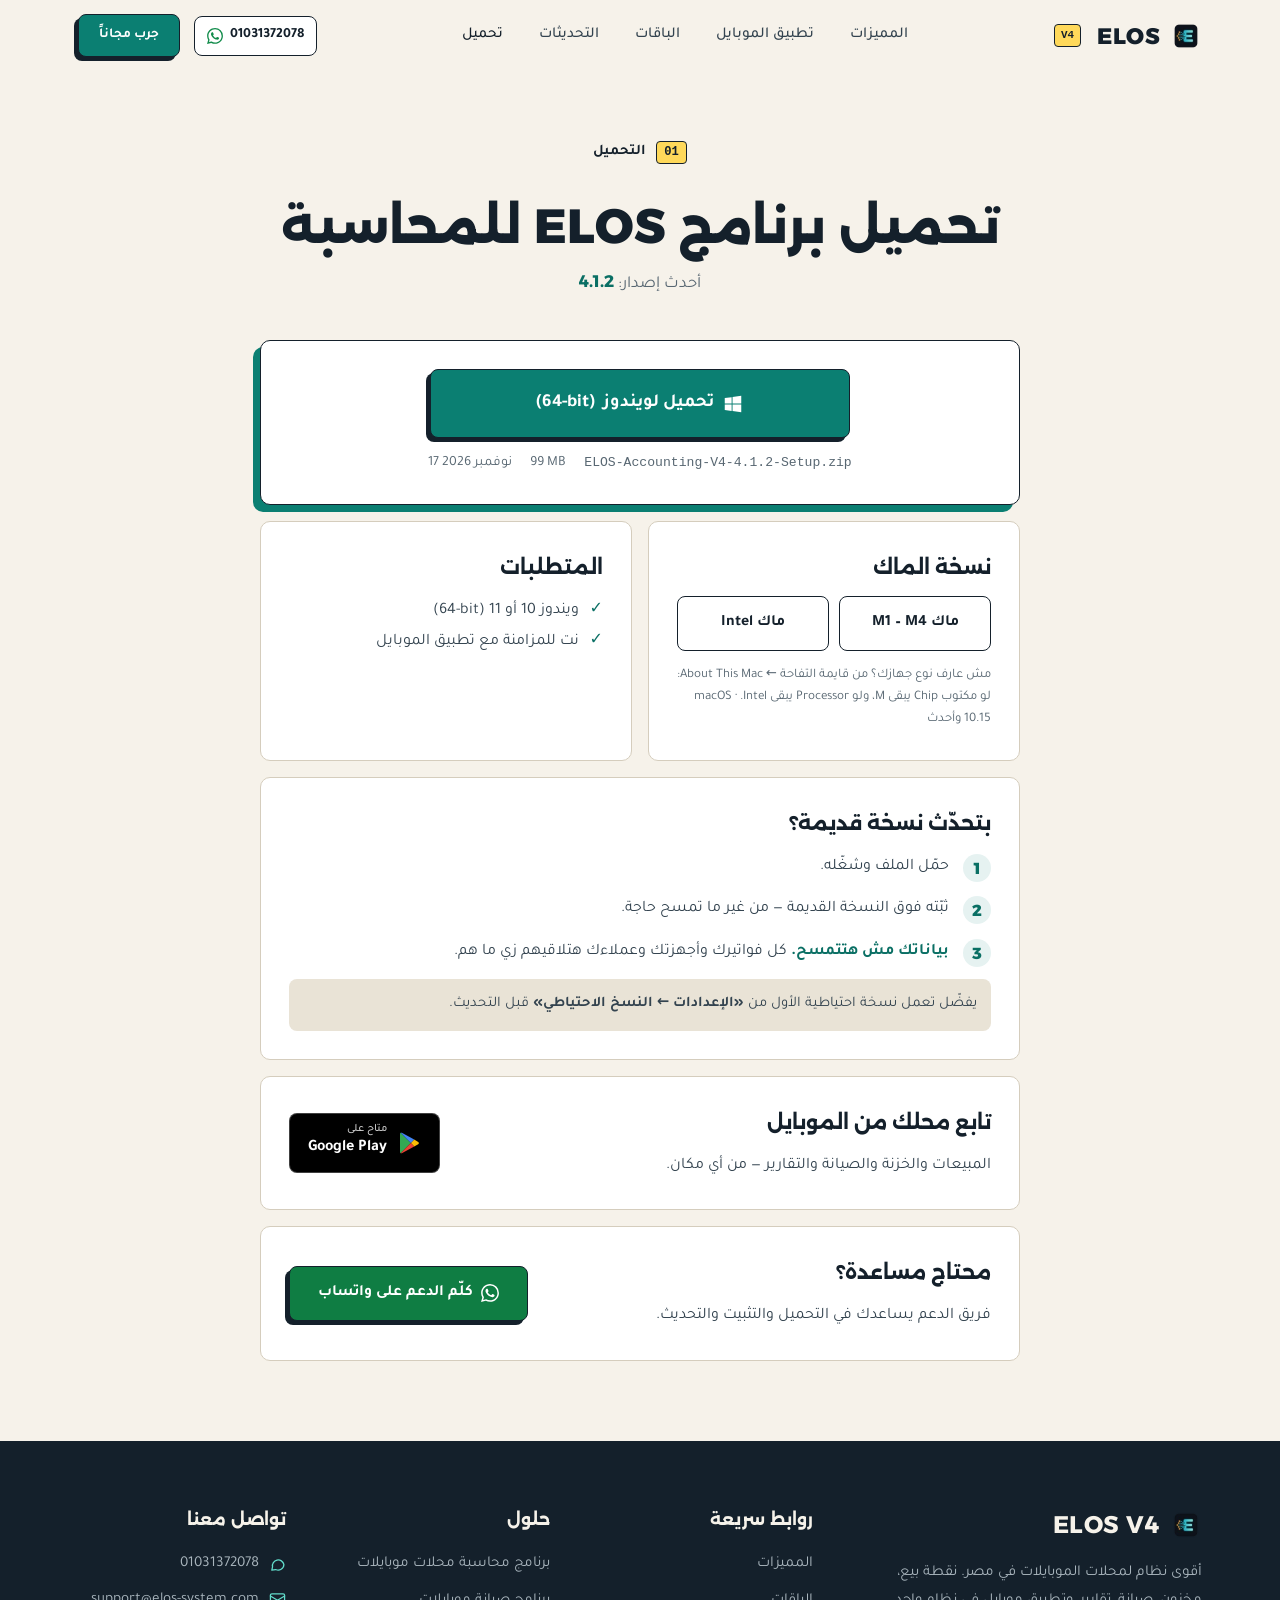
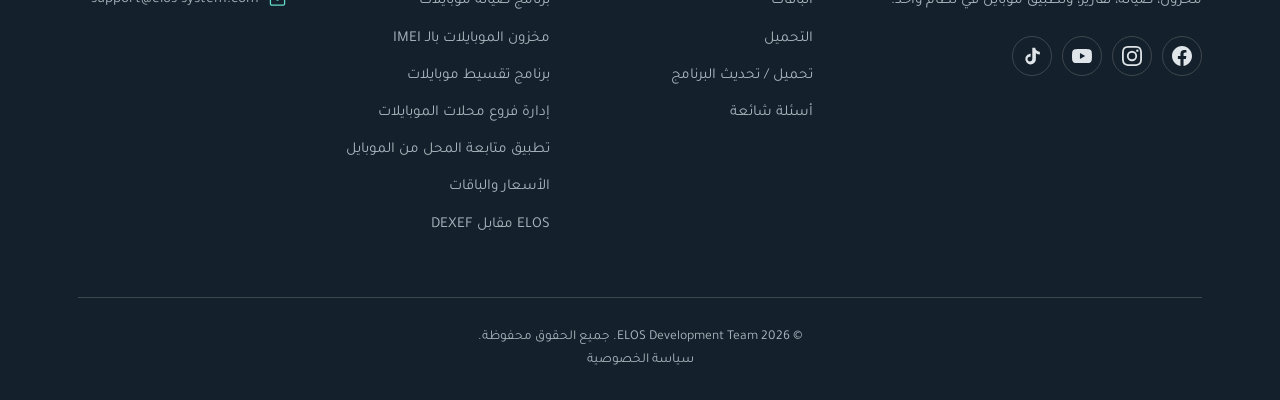
<file: download.html>
<!DOCTYPE html>
<html lang="ar" dir="rtl">
<head>
  <meta charset="UTF-8">
  <meta name="viewport" content="width=device-width, initial-scale=1.0">
  <title>تحميل برنامج ELOS للمحاسبة — أحدث إصدار لويندوز</title>
  <meta name="description" content="حمّل أحدث إصدار من برنامج ELOS لمحاسبة محلات الموبايلات على ويندوز 10 و11، أو حدّث نسختك القديمة من غير ما بياناتك تتمسح.">
  <meta name="theme-color" content="#f6f2ea">
  <link rel="canonical" href="https://elos-system.com/download">
  <meta property="og:title" content="تحميل برنامج ELOS">
  <meta property="og:description" content="حمّل أو حدّث برنامج ELOS للمحاسبة على الكمبيوتر — بياناتك مش هتتمسح.">
  <meta property="og:image" content="https://elos-system.com/assets/og-cover.jpg?v=2">
  <meta property="og:image:width" content="1200">
  <meta property="og:image:height" content="630">
  <meta property="og:type" content="website">
  <meta property="og:url" content="https://elos-system.com/download">
  <meta property="og:site_name" content="ELOS">
  <meta property="og:locale" content="ar_EG">
  <meta name="twitter:card" content="summary_large_image">
  <meta name="twitter:title" content="تحميل برنامج ELOS">
  <meta name="twitter:description" content="حمّل أو حدّث برنامج ELOS للمحاسبة على الكمبيوتر — بياناتك مش هتتمسح.">
  <meta name="twitter:image" content="https://elos-system.com/assets/og-cover.jpg?v=2">
  <link rel="icon" type="image/png" href="/assets/favicon.png">
  <link rel="apple-touch-icon" href="/assets/favicon.png">
  <link rel="preload" href="/fonts/tajawal-400-arabic.woff2" as="font" type="font/woff2" crossorigin>
  <link rel="preload" href="/fonts/alexandria-arabic.woff2" as="font" type="font/woff2" crossorigin>
  <link rel="stylesheet" href="/css/style.css">
  <!-- لينك الملف واسمه وحجمه وتاريخه ورقم الإصدار — كلهم هنا بس -->
  <script src="/js/download-config.js"></script>
  <style>
    .dl-hero { padding: 140px 0 40px; text-align: center; }
    .dl-hero h1 { font-family: var(--display); font-size: clamp(1.8rem, 4.4vw, 3rem); line-height: 1.3; margin: 14px auto 10px; }
    .dl-ver { color: var(--mute); font-size: 1.05rem; }
    .dl-ver b { color: var(--teal-bright); font-family: var(--display); }
    [hidden] { display: none !important; }
    .dl-section { padding: 0 0 80px; }
    .dl-wrap { max-width: 760px; margin: 0 auto; }
    .dl-card { padding: 28px; border: 1px solid var(--stone); border-radius: var(--radius-lg); background: var(--paper); }
    .dl-main { text-align: center; box-shadow: var(--shadow-glow); border-color: rgba(45,212,191,.35); }
    .dl-main .btn-lg { width: 100%; max-width: 420px; font-size: 1.15rem; padding: 18px 28px; }
    .dl-main svg { flex: none; }
    .dl-meta { display: flex; flex-wrap: wrap; justify-content: center; gap: 6px 18px; margin-top: 14px; color: var(--mute); font-size: .88rem; }
    .dl-meta span { direction: ltr; unicode-bidi: isolate; }
    .dl-meta .dl-meta-file { font-family: ui-monospace, Consolas, monospace; font-size: .82rem; word-break: break-all; }
    .dl-pending { margin-top: 10px; color: var(--orange-bright); font-size: .85rem; }
    /* ملحوظة الموبايل — بتظهر على التليفون بس */
    .dl-mobile-note { display: none; margin: 0 auto 18px; max-width: 420px; padding: 14px 16px; border-radius: var(--radius-sm); background: var(--orange-soft); border: 1px solid rgba(251,146,60,.35); color: var(--ink); font-size: .95rem; line-height: 1.8; text-align: right; }
    .dl-mobile-note b { color: var(--orange-bright); }
    .dl-mobile-actions { display: none; gap: 10px; justify-content: center; flex-wrap: wrap; margin-top: 14px; }
    .dl-mobile-actions .btn { flex: 1 1 160px; max-width: 205px; }
    body.dev-mobile .dl-mobile-note, body.dev-mobile .dl-mobile-actions { display: flex; }
    body.dev-mobile .dl-mobile-note { display: block; }
    @media (max-width: 760px) { .dl-mobile-note { display: block; } .dl-mobile-actions { display: flex; } }
    .dl-grid { display: grid; grid-template-columns: 1fr 1fr; gap: 16px; margin-top: 16px; }
    .dl-card h2 { font-family: var(--display); font-size: 1.25rem; margin: 0 0 12px; display: flex; align-items: center; gap: 10px; }
    .dl-card p, .dl-card li { color: var(--ink-soft); line-height: 1.9; }
    .dl-soon { opacity: .85; }
    .dl-mac { display: flex; flex-wrap: wrap; gap: 10px; }
    .dl-mac[hidden] { display: none; }
    .dl-mac .btn { flex: 1 1 140px; justify-content: center; }
    .dl-mac .dl-mac-hint { flex-basis: 100%; margin: 4px 0 0; font-size: .82rem; color: var(--mute); line-height: 1.7; }
    .dl-tag { display: inline-block; padding: 2px 10px; border-radius: 999px; background: var(--coral-soft); color: var(--teal-bright); font-size: .78rem; font-weight: 700; }
    .dl-steps { list-style: none; padding: 0; margin: 0; counter-reset: s; }
    .dl-steps li { counter-increment: s; position: relative; padding-right: 42px; margin-bottom: 12px; }
    .dl-steps li::before { content: counter(s); position: absolute; right: 0; top: 2px; width: 28px; height: 28px; border-radius: 50%; background: var(--coral-soft); color: var(--teal-bright); font-weight: 800; display: grid; place-items: center; font-family: var(--display); }
    .dl-safe { color: var(--teal-bright); font-weight: 800; }
    .dl-backup { margin-top: 8px; padding: 12px 14px; border-radius: var(--radius-sm); background: var(--stone-soft); font-size: .92rem; }
    .dl-list { padding: 0; margin: 0; list-style: none; }
    .dl-list li { padding-right: 24px; position: relative; }
    .dl-list li::before { content: "✓"; position: absolute; right: 0; color: var(--teal-bright); font-weight: 800; }
    .dl-full { margin-top: 16px; }
    .dl-row { display: flex; align-items: center; justify-content: space-between; gap: 16px; flex-wrap: wrap; }
    .dl-row p { margin: 0; }
    .dl-play { display: inline-flex; align-items: center; gap: 10px; padding: 10px 18px; border-radius: var(--radius-sm); background: #000; color: #fff; border: 1px solid rgba(255,255,255,.25); font-weight: 700; }
    .dl-play small { display: block; font-size: .7rem; font-weight: 500; opacity: .8; line-height: 1; }
    .dl-toast { position: fixed; bottom: 24px; left: 50%; transform: translateX(-50%); padding: 10px 18px; border-radius: var(--radius-sm); background: var(--teal-bright); color: var(--night); font-weight: 800; z-index: 1000; opacity: 0; pointer-events: none; transition: opacity .2s; }
    .dl-toast.show { opacity: 1; }
    @media (max-width: 760px) {
      .dl-hero { padding: 112px 0 26px; }
      .dl-grid { grid-template-columns: 1fr; }
      .dl-card { padding: 22px 18px; }
      .dl-row { flex-direction: column; align-items: stretch; text-align: center; }
      .dl-row .btn, .dl-row .dl-play { justify-content: center; }
    }
  </style>

  <!-- ════════ TRACKING ════════ -->
  <!-- Google Analytics 4 — property: elos-mobile / stream: Elos Website -->
  <script async src="https://www.googletagmanager.com/gtag/js?id=G-RLBB64DHQP"></script>
  <script>
    window.dataLayer = window.dataLayer || [];
    function gtag(){dataLayer.push(arguments);}
    gtag('js', new Date());
    gtag('config', 'G-RLBB64DHQP', { 'send_page_view': true });
  </script>

  <!-- Meta Pixel — dataset: Elos ads (under ELOS ADS account) -->
  <script>
    !function(f,b,e,v,n,t,s){if(f.fbq)return;n=f.fbq=function(){n.callMethod?
    n.callMethod.apply(n,arguments):n.queue.push(arguments)};if(!f._fbq)f._fbq=n;
    n.push=n;n.loaded=!0;n.version='2.0';n.queue=[];t=b.createElement(e);t.async=!0;
    t.src=v;s=b.getElementsByTagName(e)[0];s.parentNode.insertBefore(t,s)}(window,
    document,'script','https://connect.facebook.net/en_US/fbevents.js');
    fbq('init', '2504885989955815');
    fbq('init', '2896945414015167');
    fbq('track', 'PageView');
  </script>
  <noscript><img height="1" width="1" style="display:none"
    src="https://www.facebook.com/tr?id=2504885989955815&ev=PageView&noscript=1"/></noscript>
  <noscript><img height="1" width="1" style="display:none"
    src="https://www.facebook.com/tr?id=2896945414015167&ev=PageView&noscript=1"/></noscript>
  <!-- ════════ /TRACKING ════════ -->
</head>
<body>
  <div class="mobile-overlay"></div>
  <nav class="navbar scrolled">
    <div class="container">
      <a href="/" class="nav-logo"><img src="/assets/logo-64.webp" alt="ELOS" class="nav-logo-icon" width="32" height="32"> ELOS <span>V4</span></a>
      <ul class="nav-links">
        <li><a href="/#features">المميزات</a></li>
        <li><a href="/#mobile-app">تطبيق الموبايل</a></li>
        <li><a href="/#pricing">الباقات</a></li>
        <li><a href="/changelog.html">التحديثات</a></li>
        <li><a href="/download" class="active" aria-current="page">تحميل</a></li>
      </ul>
      <div class="nav-actions">
        <a href="https://wa.me/201031372078" target="_blank" rel="noopener noreferrer" class="nav-phone" data-track="nav-whatsapp" aria-label="واتساب">
          <svg viewBox="0 0 24 24" width="16" height="16" fill="currentColor"><path d="M17.472 14.382c-.297-.149-1.758-.867-2.03-.967-.273-.099-.471-.148-.67.15-.197.297-.767.966-.94 1.164-.173.199-.347.223-.644.075-.297-.15-1.255-.463-2.39-1.475-.883-.788-1.48-1.761-1.653-2.059-.173-.297-.018-.458.13-.606.134-.133.298-.347.446-.52.149-.174.198-.298.298-.497.099-.198.05-.371-.025-.52-.075-.149-.669-1.612-.916-2.207-.242-.579-.487-.5-.669-.51-.173-.008-.371-.01-.57-.01-.198 0-.52.074-.792.372-.272.297-1.04 1.016-1.04 2.479 0 1.462 1.065 2.875 1.213 3.074.149.198 2.096 3.2 5.077 4.487.709.306 1.262.489 1.694.625.712.227 1.36.195 1.871.118.571-.085 1.758-.719 2.006-1.413.248-.694.248-1.289.173-1.413-.074-.124-.272-.198-.57-.347m-5.421 7.403h-.004a9.87 9.87 0 01-5.031-1.378l-.361-.214-3.741.982.998-3.648-.235-.374a9.86 9.86 0 01-1.51-5.26c.001-5.45 4.436-9.884 9.888-9.884 2.64 0 5.122 1.03 6.988 2.898a9.825 9.825 0 012.893 6.994c-.003 5.45-4.437 9.884-9.885 9.884m8.413-18.297A11.815 11.815 0 0012.05 0C5.495 0 .16 5.335.157 11.892c0 2.096.547 4.142 1.588 5.945L.057 24l6.305-1.654a11.882 11.882 0 005.683 1.448h.005c6.554 0 11.89-5.335 11.893-11.893a11.821 11.821 0 00-3.48-8.413z"/></svg>
          <span>01031372078</span>
        </a>
        <a href="/#download" class="btn btn-primary btn-sm nav-cta" data-track="nav-cta">جرب مجاناً</a>
      </div>
      <button class="menu-toggle" aria-label="القائمة"><span></span><span></span><span></span></button>
    </div>
  </nav>
  <main>
  <section class="dl-hero">
    <div class="container">
      <span class="section-badge">التحميل</span>
      <h1>تحميل برنامج ELOS للمحاسبة</h1>
      <p class="dl-ver">أحدث إصدار: <b data-dl="version"></b></p>
    </div>
  </section>

  <section class="dl-section">
    <div class="container">
      <div class="dl-wrap">

        <div class="dl-card dl-main">
          <p class="dl-mobile-note"><b>البرنامج بيتثبت على الكمبيوتر</b> — افتح اللينك ده من الكمبيوتر أو ابعته لنفسك.</p>
          <a class="btn btn-primary btn-lg" data-dl="win-btn" data-track="download-page-windows" href="#">
            <svg viewBox="0 0 24 24" width="22" height="22" fill="currentColor" aria-hidden="true"><path d="M3 5.5 10.5 4.5v7H3v-6Zm0 13 7.5 1v-7H3v6Zm8.5 1.15L21 21V12.5h-9.5v7.15Zm0-15.3V11.5H21V3l-9.5 1.35Z"/></svg>
            تحميل لويندوز <bdi dir="ltr">(64-bit)</bdi>
          </a>
          <div class="dl-meta">
            <span class="dl-meta-file" data-dl="file"></span>
            <span data-dl="size"></span>
            <span data-dl="date"></span>
          </div>
          <p class="dl-pending" data-dl="pending" hidden>لينك التحميل هيتحط هنا قريب — لو مستعجل كلّمنا على واتساب تحت.</p>
          <div class="dl-mobile-actions">
            <button type="button" class="btn btn-ghost" data-dl="copy">انسخ اللينك</button>
            <a class="btn btn-ghost" data-dl="send-self" target="_blank" rel="noopener noreferrer" href="#">ابعته لنفسك</a>
          </div>
        </div>

        <div class="dl-grid">
          <div class="dl-card dl-soon" data-dl="mac-card">
            <h2>نسخة الماك <span class="dl-tag" data-dl="mac-soon">قريبًا</span></h2>
            <p data-dl="mac-soon-text">نسخة الماك هتنزل هنا قريب. لو محتاجها دلوقتي كلّمنا على واتساب.</p>
            <div class="dl-mac" data-dl="mac-btns" hidden>
              <a class="btn btn-ghost" data-dl="mac-arm" data-track="download-page-mac-arm" href="#">ماك M1 – M4</a>
              <a class="btn btn-ghost" data-dl="mac-intel" data-track="download-page-mac-intel" href="#">ماك Intel</a>
              <p class="dl-mac-hint">مش عارف نوع جهازك؟ من قايمة التفاحة ← <bdi dir="ltr">About This Mac</bdi>: لو مكتوب Chip يبقى M، ولو Processor يبقى Intel. · <bdi dir="ltr">macOS 10.15</bdi> وأحدث</p>
            </div>
          </div>
          <div class="dl-card">
            <h2>المتطلبات</h2>
            <ul class="dl-list">
              <li>ويندوز 10 أو 11 <bdi dir="ltr">(64-bit)</bdi></li>
              <li>نت للمزامنة مع تطبيق الموبايل</li>
            </ul>
          </div>
        </div>

        <div class="dl-card dl-full">
          <h2>بتحدّث نسخة قديمة؟</h2>
          <ol class="dl-steps">
            <li>حمّل الملف وشغّله.</li>
            <li>ثبّته فوق النسخة القديمة — من غير ما تمسح حاجة.</li>
            <li><span class="dl-safe">بياناتك مش هتتمسح.</span> كل فواتيرك وأجهزتك وعملاءك هتلاقيهم زي ما هم.</li>
          </ol>
          <p class="dl-backup">يفضّل تعمل نسخة احتياطية الأول من <b>«الإعدادات ← النسخ الاحتياطي»</b> قبل التحديث.</p>
        </div>

        <div class="dl-card dl-full" data-dl="app-card">
          <div class="dl-row">
            <div>
              <h2>تابع محلك من الموبايل</h2>
              <p>المبيعات والخزنة والصيانة والتقارير — من أي مكان.</p>
            </div>
            <a class="dl-play" data-dl="play" data-track="download-page-play" target="_blank" rel="noopener noreferrer" href="#">
              <svg viewBox="0 0 24 24" width="24" height="24" aria-hidden="true"><path fill="#34A853" d="M3.6 1.8 13.8 12 3.6 22.2c-.4-.2-.6-.6-.6-1.1V2.9c0-.5.2-.9.6-1.1Z"/><path fill="#FBBC04" d="m17.2 15.4-3.4-3.4 3.4-3.4 4 2.3c.9.5.9 1.8 0 2.3l-4 2.2Z"/><path fill="#EA4335" d="M13.8 12 3.6 22.2c.3.2.8.2 1.2 0l12.4-6.8-3.4-3.4Z"/><path fill="#4285F4" d="M13.8 12 17.2 8.6 4.8 1.8c-.4-.2-.9-.2-1.2 0L13.8 12Z"/></svg>
              <span><small>متاح على</small>Google Play</span>
            </a>
          </div>
        </div>

        <div class="dl-card dl-full">
          <div class="dl-row">
            <div>
              <h2>محتاج مساعدة؟</h2>
              <p>فريق الدعم يساعدك في التحميل والتثبيت والتحديث.</p>
            </div>
            <a class="btn btn-whatsapp" data-dl="support" data-track="download-page-support" target="_blank" rel="noopener noreferrer" href="#">
              <svg viewBox="0 0 24 24" width="18" height="18" fill="currentColor" aria-hidden="true"><path d="M17.472 14.382c-.297-.149-1.758-.867-2.03-.967-.273-.099-.471-.148-.67.15-.197.297-.767.966-.94 1.164-.173.199-.347.223-.644.075-.297-.15-1.255-.463-2.39-1.475-.883-.788-1.48-1.761-1.653-2.059-.173-.297-.018-.458.13-.606.134-.133.298-.347.446-.52.149-.174.198-.298.298-.497.099-.198.05-.371-.025-.52-.075-.149-.669-1.612-.916-2.207-.242-.579-.487-.5-.669-.51-.173-.008-.371-.01-.57-.01-.198 0-.52.074-.792.372-.272.297-1.04 1.016-1.04 2.479 0 1.462 1.065 2.875 1.213 3.074.149.198 2.096 3.2 5.077 4.487.709.306 1.262.489 1.694.625.712.227 1.36.195 1.871.118.571-.085 1.758-.719 2.006-1.413.248-.694.248-1.289.173-1.413-.074-.124-.272-.198-.57-.347m-5.421 7.403h-.004a9.87 9.87 0 01-5.031-1.378l-.361-.214-3.741.982.998-3.648-.235-.374a9.86 9.86 0 01-1.51-5.26c.001-5.45 4.436-9.884 9.888-9.884 2.64 0 5.122 1.03 6.988 2.898a9.825 9.825 0 012.893 6.994c-.003 5.45-4.437 9.884-9.885 9.884m8.413-18.297A11.815 11.815 0 0012.05 0C5.495 0 .16 5.335.157 11.892c0 2.096.547 4.142 1.588 5.945L.057 24l6.305-1.654a11.882 11.882 0 005.683 1.448h.005c6.554 0 11.89-5.335 11.893-11.893a11.821 11.821 0 00-3.48-8.413z"/></svg>
              كلّم الدعم على واتساب
            </a>
          </div>
        </div>

      </div>
    </div>
  </section>
  </main>
  <div class="dl-toast" role="status" aria-live="polite"></div>

  <script>
  (function () {
    var C = window.ELOS_DOWNLOAD || {};
    var W = C.windows || {};
    var PAGE_URL = 'https://elos-system.com/download';
    var $ = function (k) { return document.querySelector('[data-dl="' + k + '"]'); };
    var setText = function (k, v) { var el = $(k); if (el) { el.textContent = v || ''; el.hidden = !v; } };

    setText('version', C.version);
    setText('file', W.fileName);
    setText('size', W.size);
    var d = W.date && new Date(W.date + 'T12:00:00');
    setText('date', d && !isNaN(d) ? d.toLocaleDateString('ar-EG-u-nu-latn', { day: 'numeric', month: 'long', year: 'numeric' }) : W.date);

    var win = $('win-btn');
    var hasUrl = W.url && W.url !== '#';
    if (hasUrl) { win.href = W.url; win.setAttribute('download', ''); }
    else { win.addEventListener('click', function (e) { e.preventDefault(); }); $('pending').hidden = false; }

    // 🍎 الماك: لينكين في الإعدادات = زراير، فاضيين = «قريبًا»
    var M = C.mac || {};
    if (M.arm64 || M.intel) {
      $('mac-card').classList.remove('dl-soon');
      $('mac-soon').hidden = true;
      $('mac-soon-text').hidden = true;
      $('mac-btns').hidden = false;
      var arm = $('mac-arm'), intel = $('mac-intel');
      if (M.arm64) { arm.href = M.arm64; arm.setAttribute('download', ''); } else arm.hidden = true;
      if (M.intel) { intel.href = M.intel; intel.setAttribute('download', ''); } else intel.hidden = true;
    }

    var play = $('play');
    if (C.googlePlay) play.href = C.googlePlay; else play.hidden = true;

    var wa = C.supportWhatsApp || '201550320914';
    $('support').href = 'https://wa.me/' + wa + '?text=' + encodeURIComponent('محتاج مساعدة في تحميل/تحديث برنامج ELOS');
    $('send-self').href = 'https://wa.me/?text=' + encodeURIComponent('لينك تحميل برنامج ELOS للكمبيوتر: ' + PAGE_URL);

    var toast = document.querySelector('.dl-toast'), tt;
    function showToast(msg) { toast.textContent = msg; toast.classList.add('show'); clearTimeout(tt); tt = setTimeout(function () { toast.classList.remove('show'); }, 2200); }
    function fallbackCopy() {
      var ta = document.createElement('textarea');
      ta.value = PAGE_URL; ta.setAttribute('readonly', ''); ta.style.cssText = 'position:fixed;top:0;opacity:0';
      document.body.appendChild(ta); ta.select();
      var ok = false; try { ok = document.execCommand('copy'); } catch (e) {}
      document.body.removeChild(ta);
      showToast(ok ? 'اتنسخ اللينك ✓' : PAGE_URL);
    }
    $('copy').addEventListener('click', function () {
      if (navigator.clipboard && window.isSecureContext) navigator.clipboard.writeText(PAGE_URL).then(function () { showToast('اتنسخ اللينك ✓'); }, fallbackCopy);
      else fallbackCopy();
    });
  })();
  </script>

  <footer class="footer">
    <div class="container">
      <div class="footer-grid">
        <div class="footer-brand">
          <div class="footer-logo">
            <img src="/assets/logo-64.webp" alt="ELOS" class="footer-logo-icon" width="32" height="32">
            ELOS V4
          </div>
          <p>أقوى نظام لمحلات الموبايلات في مصر. نقطة بيع، مخزون، صيانة، تقارير، وتطبيق موبايل في نظام واحد.</p>
          <div class="footer-social" aria-label="حسابات التواصل الاجتماعي">
            <a href="https://www.facebook.com/ElOsAccSystem/" target="_blank" rel="noopener" data-track="social-facebook" aria-label="فيسبوك">
              <svg viewBox="0 0 24 24" width="20" height="20" fill="currentColor"><path d="M24 12.073c0-6.627-5.373-12-12-12s-12 5.373-12 12c0 5.99 4.388 10.954 10.125 11.854v-8.385H7.078v-3.47h3.047V9.43c0-3.007 1.792-4.669 4.533-4.669 1.312 0 2.686.235 2.686.235v2.953H15.83c-1.491 0-1.956.925-1.956 1.874v2.25h3.328l-.532 3.47h-2.796v8.385C19.612 23.027 24 18.062 24 12.073z"/></svg>
            </a>
            <a href="https://www.instagram.com/elos_acc/" target="_blank" rel="noopener" data-track="social-instagram" aria-label="انستجرام">
              <svg viewBox="0 0 24 24" width="20" height="20" fill="currentColor"><path d="M12 2.163c3.204 0 3.584.012 4.85.07 3.252.148 4.771 1.691 4.919 4.919.058 1.265.069 1.645.069 4.849 0 3.205-.012 3.584-.069 4.849-.149 3.225-1.664 4.771-4.919 4.919-1.266.058-1.644.07-4.85.07-3.204 0-3.584-.012-4.849-.07-3.26-.149-4.771-1.699-4.919-4.92-.058-1.265-.07-1.644-.07-4.849 0-3.204.013-3.583.07-4.849.149-3.227 1.664-4.771 4.919-4.919 1.266-.057 1.645-.069 4.849-.069zM12 0C8.741 0 8.333.014 7.053.072 2.695.272.273 2.69.073 7.052.014 8.333 0 8.741 0 12c0 3.259.014 3.668.072 4.948.2 4.358 2.618 6.78 6.98 6.98C8.333 23.986 8.741 24 12 24c3.259 0 3.668-.014 4.948-.072 4.354-.2 6.782-2.618 6.979-6.98.059-1.28.073-1.689.073-4.948 0-3.259-.014-3.667-.072-4.947-.196-4.354-2.617-6.78-6.979-6.98C15.668.014 15.259 0 12 0zm0 5.838a6.162 6.162 0 100 12.324 6.162 6.162 0 000-12.324zM12 16a4 4 0 110-8 4 4 0 010 8zm6.406-11.845a1.44 1.44 0 100 2.881 1.44 1.44 0 000-2.881z"/></svg>
            </a>
            <a href="https://www.youtube.com/@ElOsAccSystem" target="_blank" rel="noopener" data-track="social-youtube" aria-label="يوتيوب">
              <svg viewBox="0 0 24 24" width="20" height="20" fill="currentColor"><path d="M23.498 6.186a3.016 3.016 0 0 0-2.122-2.136C19.505 3.545 12 3.545 12 3.545s-7.505 0-9.377.505A3.017 3.017 0 0 0 .502 6.186C0 8.07 0 12 0 12s0 3.93.502 5.814a3.016 3.016 0 0 0 2.122 2.136c1.871.505 9.376.505 9.376.505s7.505 0 9.377-.505a3.015 3.015 0 0 0 2.122-2.136C24 15.93 24 12 24 12s0-3.93-.502-5.814zM9.545 15.568V8.432L15.818 12l-6.273 3.568z"/></svg>
            </a>
            <a href="https://www.tiktok.com/@elos_accounting" target="_blank" rel="noopener" data-track="social-tiktok" aria-label="تيك توك">
              <svg viewBox="0 0 24 24" width="20" height="20" fill="currentColor"><path d="M19.59 6.69a4.83 4.83 0 0 1-3.77-4.25V2h-3.45v13.67a2.89 2.89 0 0 1-5.2 1.74 2.89 2.89 0 0 1 2.31-4.64 2.93 2.93 0 0 1 .88.13V9.4a6.84 6.84 0 0 0-1-.05A6.33 6.33 0 0 0 5.8 20.1a6.34 6.34 0 0 0 10.86-4.43v-7a8.16 8.16 0 0 0 4.77 1.52v-3.4a4.85 4.85 0 0 1-1.84-.1z"/></svg>
            </a>
          </div>
        </div>
        <div class="footer-col">
          <h4>روابط سريعة</h4>
          <ul>
            <li><a href="/#features">المميزات</a></li>
            <li><a href="/#pricing">الباقات</a></li>
            <li><a href="/#download">التحميل</a></li>
            <li><a href="/download">تحميل / تحديث البرنامج</a></li>
            <li><a href="/#faq">أسئلة شائعة</a></li>
          </ul>
        </div>
        <div class="footer-col">
          <h4>حلول</h4>
          <ul>
            <li><a href="/برنامج-محاسبة-محلات-موبايلات/">برنامج محاسبة محلات موبايلات</a></li>
            <li><a href="/برنامج-صيانة-موبايلات/">برنامج صيانة موبايلات</a></li>
            <li><a href="/برنامج-مخازن-موبايلات-IMEI/">مخزون الموبايلات بالـ IMEI</a></li>
            <li><a href="/برنامج-تقسيط-موبايلات/">برنامج تقسيط موبايلات</a></li>
            <li><a href="/برنامج-فروع-محلات-موبايلات/">إدارة فروع محلات الموبايلات</a></li>
            <li><a href="/تطبيق-متابعة-محل-الموبايلات/">تطبيق متابعة المحل من الموبايل</a></li>
            <li><a href="/الأسعار/">الأسعار والباقات</a></li>
            <li><a href="/elos-vs-dexef/">ELOS مقابل DEXEF</a></li>
          </ul>
        </div>
        <div class="footer-col">
          <h4>تواصل معنا</h4>
          <ul class="footer-contact">
            <li><span class="contact-icon"><svg viewBox="0 0 24 24" fill="none" stroke="currentColor" stroke-width="1.8" stroke-linecap="round" stroke-linejoin="round" aria-hidden="true"><path d="M21 12a8 8 0 0 1-11.6 7.1L4 20l1-4.6A8 8 0 1 1 21 12z"/></svg></span><a href="https://wa.me/201031372078" target="_blank" rel="noopener noreferrer">01031372078</a></li>
            <li><span class="contact-icon"><svg viewBox="0 0 24 24" fill="none" stroke="currentColor" stroke-width="1.8" stroke-linecap="round" stroke-linejoin="round" aria-hidden="true"><rect x="2" y="4" width="20" height="16" rx="2"/><path d="m22 7-10 6L2 7"/></svg></span><a href="mailto:support@elos-system.com">support@elos-system.com</a></li>
          </ul>
        </div>
      </div>
      <div class="footer-bottom">
        <p>&copy; 2026 ELOS Development Team. جميع الحقوق محفوظة.</p>
        <p><a href="/privacy.html">سياسة الخصوصية</a></p>
      </div>
    </div>
  </footer>


  <div class="cookie-notice" id="cookieNotice" hidden>
    <p>بنستخدم كوكيز لتحليل استخدام الموقع. <a href="/privacy.html">اعرف أكتر</a></p>
    <button class="btn btn-primary btn-sm" id="cookieAccept">تمام</button>
  </div>

  <script src="/js/main.js"></script>
</body>
</file>
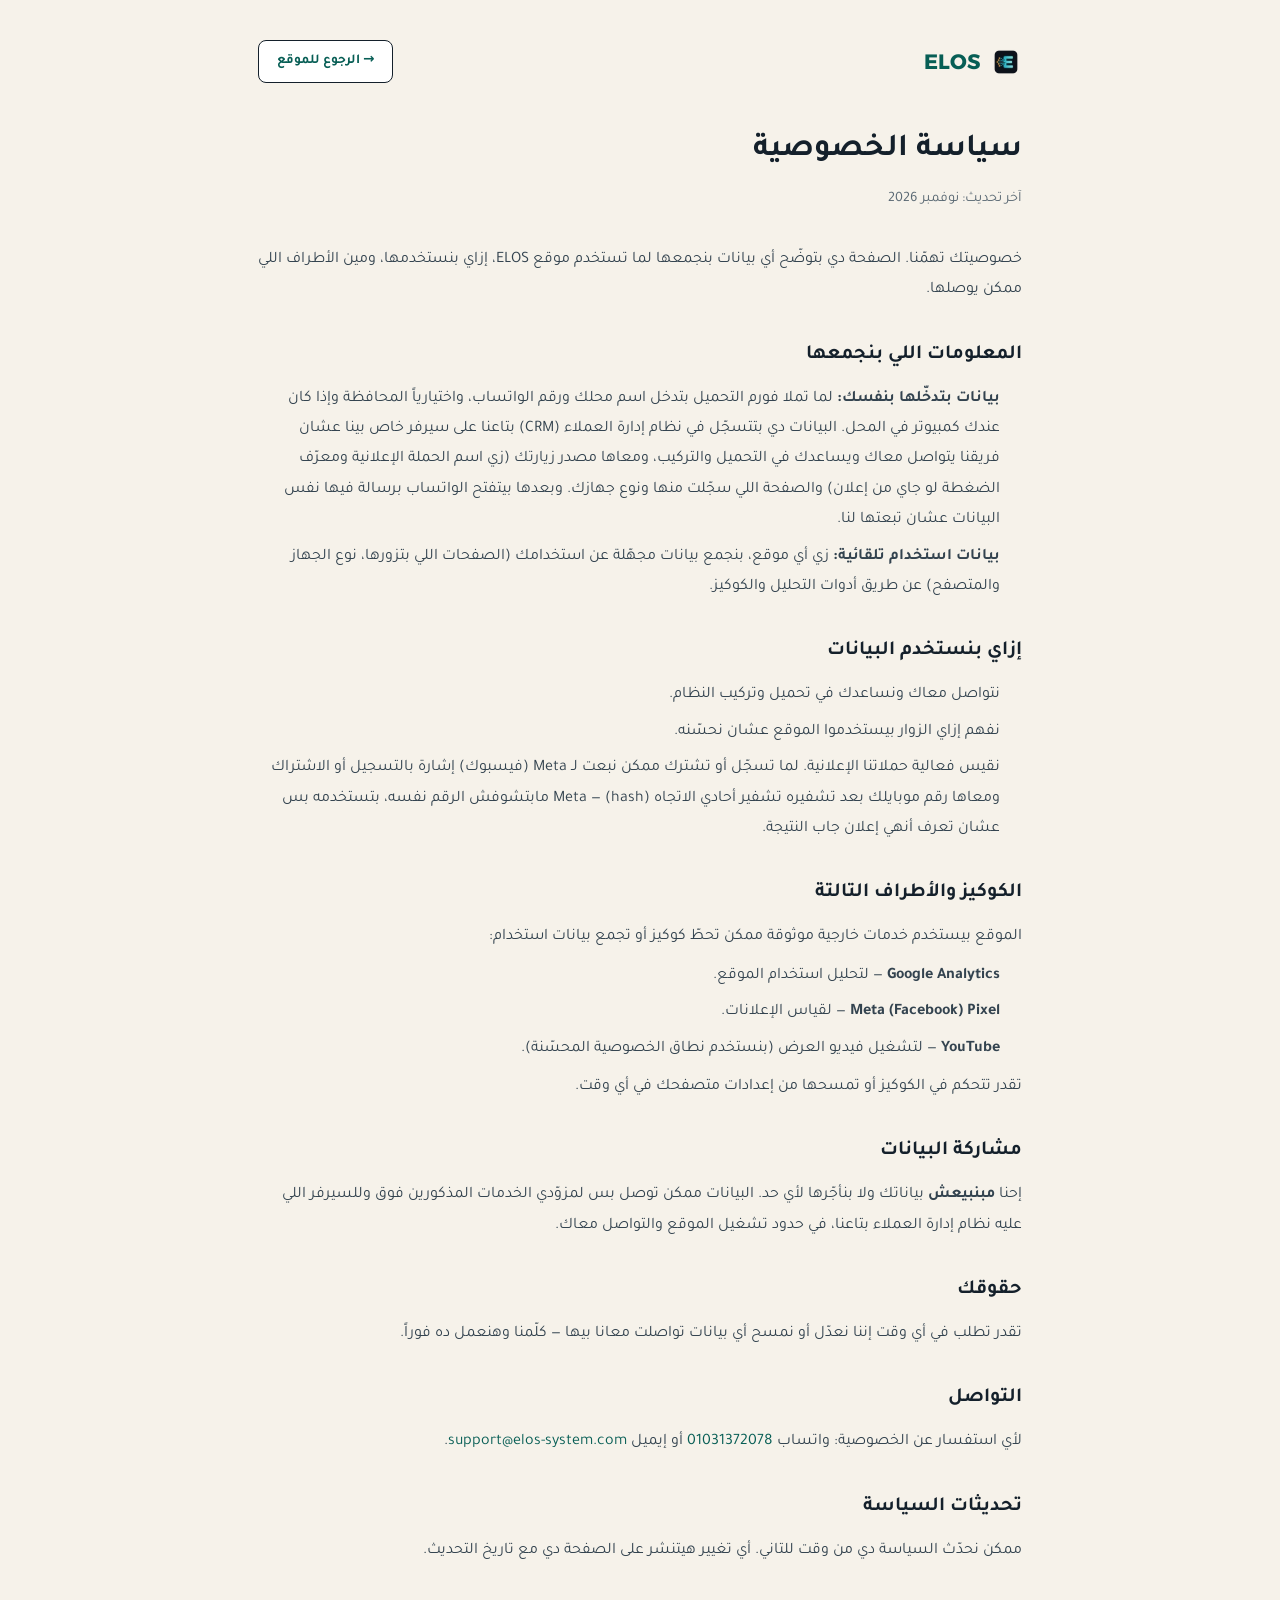
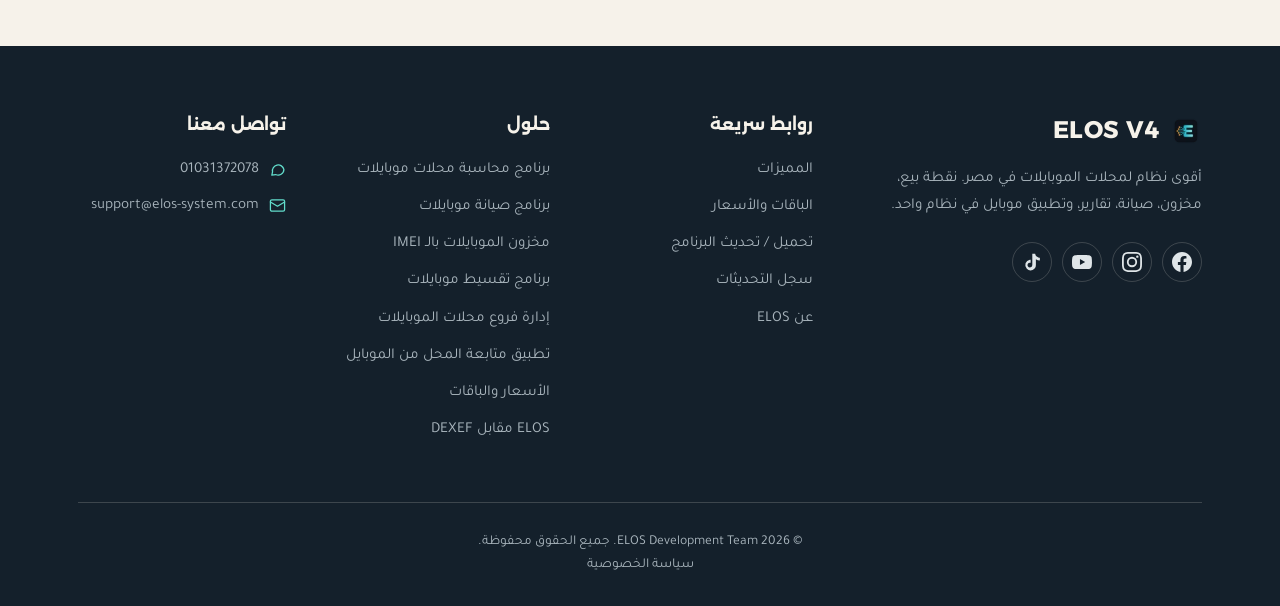
<file: privacy.html>
<!DOCTYPE html>
<html lang="ar" dir="rtl">
<head>
  <meta charset="UTF-8">
  <meta name="viewport" content="width=device-width, initial-scale=1.0">
  <meta name="description" content="سياسة الخصوصية لموقع ELOS — أي بيانات بنجمعها، إزاي بنستخدمها، والكوكيز والأطراف التالتة.">
  <meta name="robots" content="index, follow">
  <meta name="theme-color" content="#0d9488">
  <link rel="canonical" href="https://elos-system.com/privacy.html">
  <title>سياسة الخصوصية — ELOS</title>
  <link rel="icon" type="image/png" href="assets/favicon.png">
  <link rel="apple-touch-icon" href="assets/favicon.png">
  <link rel="preload" href="/fonts/tajawal-400-arabic.woff2" as="font" type="font/woff2" crossorigin>
  <link rel="preload" href="/fonts/alexandria-arabic.woff2" as="font" type="font/woff2" crossorigin>
  <link rel="stylesheet" href="css/style.css">
  <style>
    .legal { background: var(--ivory); min-height: 100vh; padding: 40px 0 80px; }
    .legal .container { max-width: 820px; }
    .legal-head { display: flex; align-items: center; justify-content: space-between; margin-bottom: 40px; }
    .legal-logo { display: inline-flex; align-items: center; gap: 10px; font-family: var(--display); font-weight: 700; font-size: 1.3rem; color: var(--ink); }
    .legal-logo img { width: 32px; height: 32px; border-radius: 7px; }
    .legal h1 { font-size: 2rem; margin: 0 0 8px; }
    .legal .updated { color: var(--mute); font-size: 0.9rem; margin-bottom: 32px; }
    .legal h2 { font-size: 1.25rem; margin: 32px 0 12px; color: var(--ink); }
    .legal p, .legal li { color: var(--ink-soft); line-height: 1.9; font-size: 1rem; }
    .legal ul { padding-inline-start: 22px; margin: 8px 0; }
    .legal li { margin-bottom: 6px; }
    .legal a { color: var(--coral-deep); }
  </style>
</head>
<body>
  <main class="legal">
    <div class="container">
      <div class="legal-head">
        <a href="index.html" class="legal-logo"><img src="/assets/logo-64.webp" alt="ELOS" width="32" height="32"> ELOS</a>
        <a href="index.html" class="btn btn-ghost btn-sm">→ الرجوع للموقع</a>
      </div>

      <h1>سياسة الخصوصية</h1>
      <p class="updated">آخر تحديث: نوفمبر 2026</p>

      <p>خصوصيتك تهمّنا. الصفحة دي بتوضّح أي بيانات بنجمعها لما تستخدم موقع ELOS، إزاي بنستخدمها، ومين الأطراف اللي ممكن يوصلها.</p>

      <h2>المعلومات اللي بنجمعها</h2>
      <ul>
        <li><strong>بيانات بتدخّلها بنفسك:</strong> لما تملا فورم التحميل بتدخل اسم محلك ورقم الواتساب، واختيارياً المحافظة وإذا كان عندك كمبيوتر في المحل. البيانات دي بتتسجّل في نظام إدارة العملاء (CRM) بتاعنا على سيرفر خاص بينا عشان فريقنا يتواصل معاك ويساعدك في التحميل والتركيب، ومعاها مصدر زيارتك (زي اسم الحملة الإعلانية ومعرّف الضغطة لو جاي من إعلان) والصفحة اللي سجّلت منها ونوع جهازك. وبعدها بيتفتح الواتساب برسالة فيها نفس البيانات عشان تبعتها لنا.</li>
        <li><strong>بيانات استخدام تلقائية:</strong> زي أي موقع، بنجمع بيانات مجهّلة عن استخدامك (الصفحات اللي بتزورها، نوع الجهاز والمتصفح) عن طريق أدوات التحليل والكوكيز.</li>
      </ul>

      <h2>إزاي بنستخدم البيانات</h2>
      <ul>
        <li>نتواصل معاك ونساعدك في تحميل وتركيب النظام.</li>
        <li>نفهم إزاي الزوار بيستخدموا الموقع عشان نحسّنه.</li>
        <li>نقيس فعالية حملاتنا الإعلانية. لما تسجّل أو تشترك ممكن نبعت لـ Meta (فيسبوك) إشارة بالتسجيل أو الاشتراك ومعاها رقم موبايلك بعد تشفيره تشفير أحادي الاتجاه (hash) — Meta مابتشوفش الرقم نفسه، بتستخدمه بس عشان تعرف أنهي إعلان جاب النتيجة.</li>
      </ul>

      <h2>الكوكيز والأطراف التالتة</h2>
      <p>الموقع بيستخدم خدمات خارجية موثوقة ممكن تحطّ كوكيز أو تجمع بيانات استخدام:</p>
      <ul>
        <li><strong>Google Analytics</strong> — لتحليل استخدام الموقع.</li>
        <li><strong>Meta (Facebook) Pixel</strong> — لقياس الإعلانات.</li>
        <li><strong>YouTube</strong> — لتشغيل فيديو العرض (بنستخدم نطاق الخصوصية المحسّنة).</li>
      </ul>
      <p>تقدر تتحكم في الكوكيز أو تمسحها من إعدادات متصفحك في أي وقت.</p>

      <h2>مشاركة البيانات</h2>
      <p>إحنا <strong>مبنبيعش</strong> بياناتك ولا بنأجّرها لأي حد. البيانات ممكن توصل بس لمزوّدي الخدمات المذكورين فوق وللسيرفر اللي عليه نظام إدارة العملاء بتاعنا، في حدود تشغيل الموقع والتواصل معاك.</p>

      <h2>حقوقك</h2>
      <p>تقدر تطلب في أي وقت إننا نعدّل أو نمسح أي بيانات تواصلت معانا بيها — كلّمنا وهنعمل ده فوراً.</p>

      <h2>التواصل</h2>
      <p>لأي استفسار عن الخصوصية: واتساب <a href="https://wa.me/201031372078" target="_blank" rel="noopener noreferrer">01031372078</a> أو إيميل <a href="mailto:support@elos-system.com">support@elos-system.com</a>.</p>

      <h2>تحديثات السياسة</h2>
      <p>ممكن نحدّث السياسة دي من وقت للتاني. أي تغيير هيتنشر على الصفحة دي مع تاريخ التحديث.</p>
    </div>
  </main>

  <footer class="footer">
    <div class="container">
      <div class="footer-grid">
        <div class="footer-brand">
          <div class="footer-logo">
            <img src="/assets/logo-64.webp" alt="ELOS" class="footer-logo-icon" width="32" height="32">
            ELOS V4
          </div>
          <p>أقوى نظام لمحلات الموبايلات في مصر. نقطة بيع، مخزون، صيانة، تقارير، وتطبيق موبايل في نظام واحد.</p>
          <div class="footer-social" aria-label="حسابات التواصل الاجتماعي">
            <a href="https://www.facebook.com/ElOsAccSystem/" target="_blank" rel="noopener" data-track="social-facebook" aria-label="فيسبوك">
              <svg viewBox="0 0 24 24" width="20" height="20" fill="currentColor"><path d="M24 12.073c0-6.627-5.373-12-12-12s-12 5.373-12 12c0 5.99 4.388 10.954 10.125 11.854v-8.385H7.078v-3.47h3.047V9.43c0-3.007 1.792-4.669 4.533-4.669 1.312 0 2.686.235 2.686.235v2.953H15.83c-1.491 0-1.956.925-1.956 1.874v2.25h3.328l-.532 3.47h-2.796v8.385C19.612 23.027 24 18.062 24 12.073z"/></svg>
            </a>
            <a href="https://www.instagram.com/elos_acc/" target="_blank" rel="noopener" data-track="social-instagram" aria-label="انستجرام">
              <svg viewBox="0 0 24 24" width="20" height="20" fill="currentColor"><path d="M12 2.163c3.204 0 3.584.012 4.85.07 3.252.148 4.771 1.691 4.919 4.919.058 1.265.069 1.645.069 4.849 0 3.205-.012 3.584-.069 4.849-.149 3.225-1.664 4.771-4.919 4.919-1.266.058-1.644.07-4.85.07-3.204 0-3.584-.012-4.849-.07-3.26-.149-4.771-1.699-4.919-4.92-.058-1.265-.07-1.644-.07-4.849 0-3.204.013-3.583.07-4.849.149-3.227 1.664-4.771 4.919-4.919 1.266-.057 1.645-.069 4.849-.069zM12 0C8.741 0 8.333.014 7.053.072 2.695.272.273 2.69.073 7.052.014 8.333 0 8.741 0 12c0 3.259.014 3.668.072 4.948.2 4.358 2.618 6.78 6.98 6.98C8.333 23.986 8.741 24 12 24c3.259 0 3.668-.014 4.948-.072 4.354-.2 6.782-2.618 6.979-6.98.059-1.28.073-1.689.073-4.948 0-3.259-.014-3.667-.072-4.947-.196-4.354-2.617-6.78-6.979-6.98C15.668.014 15.259 0 12 0zm0 5.838a6.162 6.162 0 100 12.324 6.162 6.162 0 000-12.324zM12 16a4 4 0 110-8 4 4 0 010 8zm6.406-11.845a1.44 1.44 0 100 2.881 1.44 1.44 0 000-2.881z"/></svg>
            </a>
            <a href="https://www.youtube.com/@ElOsAccSystem" target="_blank" rel="noopener" data-track="social-youtube" aria-label="يوتيوب">
              <svg viewBox="0 0 24 24" width="20" height="20" fill="currentColor"><path d="M23.498 6.186a3.016 3.016 0 0 0-2.122-2.136C19.505 3.545 12 3.545 12 3.545s-7.505 0-9.377.505A3.017 3.017 0 0 0 .502 6.186C0 8.07 0 12 0 12s0 3.93.502 5.814a3.016 3.016 0 0 0 2.122 2.136c1.871.505 9.376.505 9.376.505s7.505 0 9.377-.505a3.015 3.015 0 0 0 2.122-2.136C24 15.93 24 12 24 12s0-3.93-.502-5.814zM9.545 15.568V8.432L15.818 12l-6.273 3.568z"/></svg>
            </a>
            <a href="https://www.tiktok.com/@elos_accounting" target="_blank" rel="noopener" data-track="social-tiktok" aria-label="تيك توك">
              <svg viewBox="0 0 24 24" width="20" height="20" fill="currentColor"><path d="M19.59 6.69a4.83 4.83 0 0 1-3.77-4.25V2h-3.45v13.67a2.89 2.89 0 0 1-5.2 1.74 2.89 2.89 0 0 1 2.31-4.64 2.93 2.93 0 0 1 .88.13V9.4a6.84 6.84 0 0 0-1-.05A6.33 6.33 0 0 0 5.8 20.1a6.34 6.34 0 0 0 10.86-4.43v-7a8.16 8.16 0 0 0 4.77 1.52v-3.4a4.85 4.85 0 0 1-1.84-.1z"/></svg>
            </a>
          </div>
        </div>
        <div class="footer-col">
          <h4>روابط سريعة</h4>
          <ul>
            <li><a href="/#features">المميزات</a></li>
            <li><a href="/الأسعار/">الباقات والأسعار</a></li>
            <li><a href="/download">تحميل / تحديث البرنامج</a></li>
            <li><a href="/changelog.html">سجل التحديثات</a></li>
            <li><a href="/about.html">عن ELOS</a></li>
          </ul>
        </div>
        <div class="footer-col">
          <h4>حلول</h4>
          <ul>
            <li><a href="/برنامج-محاسبة-محلات-موبايلات/">برنامج محاسبة محلات موبايلات</a></li>
            <li><a href="/برنامج-صيانة-موبايلات/">برنامج صيانة موبايلات</a></li>
            <li><a href="/برنامج-مخازن-موبايلات-IMEI/">مخزون الموبايلات بالـ IMEI</a></li>
            <li><a href="/برنامج-تقسيط-موبايلات/">برنامج تقسيط موبايلات</a></li>
            <li><a href="/برنامج-فروع-محلات-موبايلات/">إدارة فروع محلات الموبايلات</a></li>
            <li><a href="/تطبيق-متابعة-محل-الموبايلات/">تطبيق متابعة المحل من الموبايل</a></li>
            <li><a href="/الأسعار/">الأسعار والباقات</a></li>
            <li><a href="/elos-vs-dexef/">ELOS مقابل DEXEF</a></li>
          </ul>
        </div>
        <div class="footer-col">
          <h4>تواصل معنا</h4>
          <ul class="footer-contact">
            <li><span class="contact-icon"><svg viewBox="0 0 24 24" fill="none" stroke="currentColor" stroke-width="1.8" stroke-linecap="round" stroke-linejoin="round" aria-hidden="true"><path d="M21 12a8 8 0 0 1-11.6 7.1L4 20l1-4.6A8 8 0 1 1 21 12z"/></svg></span><a href="https://wa.me/201031372078?text=%D9%85%D8%B1%D8%AD%D8%A8%D8%A7%D9%8B%D8%8C%20%D8%B9%D9%86%D8%AF%D9%8A%20%D8%B3%D8%A4%D8%A7%D9%84%20%D8%B9%D9%86%20%D8%A8%D8%B1%D9%86%D8%A7%D9%85%D8%AC%20ELOS" data-wa-msg="مرحباً، عندي سؤال عن برنامج ELOS" target="_blank" rel="noopener noreferrer" data-track="footer-whatsapp">01031372078</a></li>
            <li><span class="contact-icon"><svg viewBox="0 0 24 24" fill="none" stroke="currentColor" stroke-width="1.8" stroke-linecap="round" stroke-linejoin="round" aria-hidden="true"><rect x="2" y="4" width="20" height="16" rx="2"/><path d="m22 7-10 6L2 7"/></svg></span><a href="mailto:support@elos-system.com">support@elos-system.com</a></li>
          </ul>
        </div>
      </div>
      <div class="footer-bottom">
        <p>&copy; 2026 ELOS Development Team. جميع الحقوق محفوظة.</p>
        <p><a href="/privacy.html">سياسة الخصوصية</a></p>
      </div>
    </div>
  </footer>
</body>
</html>
</file>
<file: css/style.css>
/* ========================================
   ELOS Accounting — Marketing Website
   هوية «ورق وحبر» (2026-11) — شوف قسم «الهوية الجديدة» قبل RESPONSIVE
   ======================================== */

/* خط النص: Tajawal بـ3 أوزان، مستضاف على الموقع نفسه (مفيش Google Fonts).
   600 بيتعرض 700 و800 بيتعرض 700. الملفات في /fonts (subsets عربي + لاتيني زي جوجل بالظبط). */
@font-face { font-family: 'Tajawal'; font-style: normal; font-weight: 400; font-display: swap; src: url(../fonts/tajawal-400-arabic.woff2) format('woff2'); unicode-range: U+0600-06FF, U+0750-077F, U+0870-0891, U+0897-08E1, U+08E3-08FF, U+200C-200E, U+2010-2011, U+204F, U+2E41, U+FB50-FDFF, U+FE70-FE74, U+FE76-FEFC, U+102E0-102FB, U+10E60-10E7E, U+10EC2-10EC7, U+10EC9-10EEE, U+10EF0-10EFF, U+1EE00-1EE03, U+1EE05-1EE1F, U+1EE21-1EE22, U+1EE24, U+1EE27, U+1EE29-1EE32, U+1EE34-1EE37, U+1EE39, U+1EE3B, U+1EE42, U+1EE47, U+1EE49, U+1EE4B, U+1EE4D-1EE4F, U+1EE51-1EE52, U+1EE54, U+1EE57, U+1EE59, U+1EE5B, U+1EE5D, U+1EE5F, U+1EE61-1EE62, U+1EE64, U+1EE67-1EE6A, U+1EE6C-1EE72, U+1EE74-1EE77, U+1EE79-1EE7C, U+1EE7E, U+1EE80-1EE89, U+1EE8B-1EE9B, U+1EEA1-1EEA3, U+1EEA5-1EEA9, U+1EEAB-1EEBB, U+1EEF0-1EEF1; }
@font-face { font-family: 'Tajawal'; font-style: normal; font-weight: 400; font-display: swap; src: url(../fonts/tajawal-400-latin.woff2) format('woff2'); unicode-range: U+0000-00FF, U+0131, U+0152-0153, U+02BB-02BC, U+02C6, U+02DA, U+02DC, U+0304, U+0308, U+0329, U+2000-206F, U+20AC, U+2122, U+2191, U+2193, U+2212, U+2215, U+FEFF, U+FFFD; }
@font-face { font-family: 'Tajawal'; font-style: normal; font-weight: 500; font-display: swap; src: url(../fonts/tajawal-500-arabic.woff2) format('woff2'); unicode-range: U+0600-06FF, U+0750-077F, U+0870-0891, U+0897-08E1, U+08E3-08FF, U+200C-200E, U+2010-2011, U+204F, U+2E41, U+FB50-FDFF, U+FE70-FE74, U+FE76-FEFC, U+102E0-102FB, U+10E60-10E7E, U+10EC2-10EC7, U+10EC9-10EEE, U+10EF0-10EFF, U+1EE00-1EE03, U+1EE05-1EE1F, U+1EE21-1EE22, U+1EE24, U+1EE27, U+1EE29-1EE32, U+1EE34-1EE37, U+1EE39, U+1EE3B, U+1EE42, U+1EE47, U+1EE49, U+1EE4B, U+1EE4D-1EE4F, U+1EE51-1EE52, U+1EE54, U+1EE57, U+1EE59, U+1EE5B, U+1EE5D, U+1EE5F, U+1EE61-1EE62, U+1EE64, U+1EE67-1EE6A, U+1EE6C-1EE72, U+1EE74-1EE77, U+1EE79-1EE7C, U+1EE7E, U+1EE80-1EE89, U+1EE8B-1EE9B, U+1EEA1-1EEA3, U+1EEA5-1EEA9, U+1EEAB-1EEBB, U+1EEF0-1EEF1; }
@font-face { font-family: 'Tajawal'; font-style: normal; font-weight: 500; font-display: swap; src: url(../fonts/tajawal-500-latin.woff2) format('woff2'); unicode-range: U+0000-00FF, U+0131, U+0152-0153, U+02BB-02BC, U+02C6, U+02DA, U+02DC, U+0304, U+0308, U+0329, U+2000-206F, U+20AC, U+2122, U+2191, U+2193, U+2212, U+2215, U+FEFF, U+FFFD; }
@font-face { font-family: 'Tajawal'; font-style: normal; font-weight: 700; font-display: swap; src: url(../fonts/tajawal-700-arabic.woff2) format('woff2'); unicode-range: U+0600-06FF, U+0750-077F, U+0870-0891, U+0897-08E1, U+08E3-08FF, U+200C-200E, U+2010-2011, U+204F, U+2E41, U+FB50-FDFF, U+FE70-FE74, U+FE76-FEFC, U+102E0-102FB, U+10E60-10E7E, U+10EC2-10EC7, U+10EC9-10EEE, U+10EF0-10EFF, U+1EE00-1EE03, U+1EE05-1EE1F, U+1EE21-1EE22, U+1EE24, U+1EE27, U+1EE29-1EE32, U+1EE34-1EE37, U+1EE39, U+1EE3B, U+1EE42, U+1EE47, U+1EE49, U+1EE4B, U+1EE4D-1EE4F, U+1EE51-1EE52, U+1EE54, U+1EE57, U+1EE59, U+1EE5B, U+1EE5D, U+1EE5F, U+1EE61-1EE62, U+1EE64, U+1EE67-1EE6A, U+1EE6C-1EE72, U+1EE74-1EE77, U+1EE79-1EE7C, U+1EE7E, U+1EE80-1EE89, U+1EE8B-1EE9B, U+1EEA1-1EEA3, U+1EEA5-1EEA9, U+1EEAB-1EEBB, U+1EEF0-1EEF1; }
@font-face { font-family: 'Tajawal'; font-style: normal; font-weight: 700; font-display: swap; src: url(../fonts/tajawal-700-latin.woff2) format('woff2'); unicode-range: U+0000-00FF, U+0131, U+0152-0153, U+02BB-02BC, U+02C6, U+02DA, U+02DC, U+0304, U+0308, U+0329, U+2000-206F, U+20AC, U+2122, U+2191, U+2193, U+2212, U+2215, U+FEFF, U+FFFD; }

/* خط العناوين: Alexandria (متغيّر الوزن 500–900) — ملف واحد عربي وواحد لاتيني */
@font-face { font-family: 'Alexandria'; font-style: normal; font-weight: 500 900; font-display: swap; src: url(../fonts/alexandria-arabic.woff2) format('woff2'); unicode-range: U+0600-06FF, U+0750-077F, U+0870-0891, U+0897-08E1, U+08E3-08FF, U+200C-200E, U+2010-2011, U+204F, U+2E41, U+FB50-FDFF, U+FE70-FE74, U+FE76-FEFC, U+102E0-102FB, U+10E60-10E7E, U+10EC2-10EC7, U+10EC9-10EEE, U+10EF0-10EFF, U+1EE00-1EE03, U+1EE05-1EE1F, U+1EE21-1EE22, U+1EE24, U+1EE27, U+1EE29-1EE32, U+1EE34-1EE37, U+1EE39, U+1EE3B, U+1EE42, U+1EE47, U+1EE49, U+1EE4B, U+1EE4D-1EE4F, U+1EE51-1EE52, U+1EE54, U+1EE57, U+1EE59, U+1EE5B, U+1EE5D, U+1EE5F, U+1EE61-1EE62, U+1EE64, U+1EE67-1EE6A, U+1EE6C-1EE72, U+1EE74-1EE77, U+1EE79-1EE7C, U+1EE7E, U+1EE80-1EE89, U+1EE8B-1EE9B, U+1EEA1-1EEA3, U+1EEA5-1EEA9, U+1EEAB-1EEBB, U+1EEF0-1EEF1; }
@font-face { font-family: 'Alexandria'; font-style: normal; font-weight: 500 900; font-display: swap; src: url(../fonts/alexandria-latin.woff2) format('woff2'); unicode-range: U+0000-00FF, U+0131, U+0152-0153, U+02BB-02BC, U+02C6, U+02DA, U+02DC, U+0304, U+0308, U+0329, U+2000-206F, U+20AC, U+2122, U+2191, U+2193, U+2212, U+2215, U+FEFF, U+FFFD; }

:root {
  /* «ورق وحبر» (2026-11) — أسماء المتغيرات القديمة زي ما هي عشان باقي الملف:
     --ink* = النص · --ivory = ورقة الصفحة · --paper = الشريط الأغمق شوية · --card = الكروت · --stone = الخطوط
     --night* = الشرايط الغامقة (حبر) ونصها الفاتح — الشرايط دي بتعيد تعريف --ink وأخواتها جواها (شوف قسم الهوية). */
  --ink:        #14202b;
  --ink-soft:   #33434f;
  --ivory:      #f6f2ea;
  --paper:      #ede7da;
  --card:       #ffffff;
  --stone:      #d5cdbd;
  --stone-soft: #e9e3d6;
  --mute:       #586772;
  --mute-soft:  #8a949b;
  --cream:      #ffffff;

  /* تركواز اللوجو — سادة */
  --coral:      #0b7f72;
  --coral-deep: #075e55;
  --coral-soft: rgba(11, 127, 114, 0.10);

  /* برتقالي نقط اللوجو + أصفر قلم التظليل */
  --orange:      #e8590c;
  --orange-deep: #b8430a;
  --orange-soft: rgba(232, 89, 12, 0.10);
  --marker:      #ffd95a;

  --blue:       #3f6ea3;
  --blue-soft:  rgba(63, 110, 163, 0.10);
  --green:      #2f6b4f;
  --green-soft: rgba(47, 107, 79, 0.12);

  --night:       #14202b;
  --night-2:     #1f2f3b;
  --night-text:  #f6f2ea;
  --night-mute:  #a9b5bd;
  --night-line:  rgba(246, 242, 234, 0.16);

  /* نص تركواز/برتقالي: غامق على الورق، والشرايط الغامقة بتعيد تعريفه فاتح */
  --teal-bright:   #0a6f64;
  --orange-bright: #b8430a;

  /* مفيش تدرّجات ولا زجاج — المتغيرات فاضلة عشان القواعد القديمة */
  --grad-brand: linear-gradient(var(--coral), var(--coral));
  --grad-cta:   linear-gradient(var(--coral), var(--coral));
  --glass-dark:     var(--card);
  --glass-dark-brd: var(--stone);
  --glass-light:    var(--card);
  --glass-blur:     none;

  --shadow-ink:  #14202b;   /* لون الظل القاطع */
  --shadow-glow: none;
  --radius-xl:   12px;

  --display: 'Alexandria', 'Tajawal', system-ui, sans-serif;
  --body:    'Tajawal', system-ui, sans-serif;
  --mono:    ui-monospace, 'Cascadia Mono', 'SF Mono', Consolas, 'Roboto Mono', monospace;
  --radius:    10px;
  --radius-sm: 8px;
  --radius-lg: 12px;
  --ease: cubic-bezier(0.4, 0, 0.2, 1);
  --t: 0.2s var(--ease);
  --shadow-1: none;
  --shadow-2: none;
  --shadow-3: none;
}

/* Reset */
*, *::before, *::after { margin: 0; padding: 0; box-sizing: border-box; }

html { scroll-behavior: smooth; font-size: 16px; }

body {
  font-family: var(--body);
  background: var(--ivory);
  color: var(--ink);
  direction: rtl;
  line-height: 1.7;
  overflow-x: hidden;
  -webkit-font-smoothing: antialiased;
  -moz-osx-font-smoothing: grayscale;
  font-weight: 400;
}

a { text-decoration: none; color: inherit; transition: color var(--t); }
ul { list-style: none; }
img { max-width: 100%; height: auto; display: block; }
picture { display: contents; }

::selection { background: var(--coral); color: var(--cream); }

.container {
  max-width: 1180px;
  margin: 0 auto;
  padding: 0 28px;
}

/* ========================================
   NAVIGATION
   ======================================== */
/* ── V3.1 Announcement Bar ── */
/* المسافة دي للشريط بس — الصفحات اللي مافيهاش شريط (صفحات الهبوط وغيرها) كانت بتسيب 42px فاضيين فوق الناف */
body { --announce-h: 0px; }
body.has-announce { --announce-h: 42px; }
body.announce-off { --announce-h: 0px; }

.announce-bar {
  position: fixed;
  top: 0; right: 0; left: 0;
  z-index: 1001;
  background: linear-gradient(90deg, var(--coral-deep), var(--coral));
  color: #fff;
  transition: transform var(--t), opacity var(--t);
}
.announce-bar .container {
  display: flex;
  align-items: center;
  justify-content: center;
  gap: 12px;
  min-height: 42px;
  padding-top: 7px;
  padding-bottom: 7px;
  position: relative;
}
.announce-text {
  display: inline-flex;
  align-items: center;
  flex-wrap: wrap;
  justify-content: center;
  gap: 6px 10px;
  color: #fff;
  font-size: 0.875rem;
  font-weight: 500;
  line-height: 1.5;
}
.announce-text strong { font-weight: 800; }
.announce-tag {
  background: rgba(255, 255, 255, 0.22);
  border-radius: 999px;
  padding: 1px 9px;
  font-size: 0.72rem;
  font-weight: 700;
}
.announce-cta {
  color: #fff;
  font-weight: 700;
  font-size: 0.85rem;
  white-space: nowrap;
  border-bottom: 1.5px solid rgba(255, 255, 255, 0.7);
  padding-bottom: 1px;
  transition: border-color var(--t);
}
.announce-text:hover .announce-cta { border-color: #fff; }
.announce-close {
  position: absolute;
  inset-inline-start: 4px;
  top: 50%;
  transform: translateY(-50%);
  background: none;
  border: 0;
  color: rgba(255, 255, 255, 0.85);
  font-size: 0.9rem;
  line-height: 1;
  cursor: pointer;
  padding: 8px 10px;
  transition: color var(--t);
}
.announce-close:hover { color: #fff; }
body.announce-off .announce-bar {
  transform: translateY(-100%);
  opacity: 0;
  pointer-events: none;
}

/* ── Hero "what's new" line ── */
.hero-whatsnew {
  display: flex;
  align-items: baseline;
  flex-wrap: wrap;
  gap: 6px 10px;
  margin-top: 0;
  margin-bottom: 30px;
  padding: 12px 16px;
  border-radius: var(--radius-sm);
  background: var(--glass-dark);
  border: 1px solid var(--glass-dark-brd);
  backdrop-filter: var(--glass-blur);
  -webkit-backdrop-filter: var(--glass-blur);
  font-size: 0.9rem;
  font-weight: 500;
  color: var(--night-mute);
  line-height: 1.6;
}
.hero-whatsnew-tag {
  background: rgba(45, 212, 191, 0.14);
  color: var(--teal-bright);
  border-radius: 999px;
  padding: 2px 11px;
  font-size: 0.74rem;
  font-weight: 700;
  white-space: nowrap;
}

/* ── Gallery "new" pill ── */
.gallery-new {
  display: inline-block;
  vertical-align: middle;
  margin-inline-start: 6px;
  background: var(--coral);
  color: #fff;
  border-radius: 999px;
  padding: 1px 8px;
  font-size: 0.62rem;
  font-weight: 700;
}

/* ── Download changelog note ── */
.download-changelog {
  margin: -2px 0 10px;
  padding: 11px 13px;
  background: var(--coral-soft);
  border-radius: var(--radius-sm);
  text-align: start;
}
.download-changelog .changelog-title {
  display: block;
  font-size: 0.82rem;
  font-weight: 700;
  color: var(--teal-bright);
  margin-bottom: 7px;
}
.download-changelog ul {
  list-style: none;
  margin: 0;
  padding: 0;
  display: grid;
  gap: 4px;
}
.download-changelog li {
  position: relative;
  padding-inline-start: 18px;
  font-size: 0.8rem;
  font-weight: 500;
  line-height: 1.5;
  color: var(--ink-soft);
}
.download-changelog li::before {
  content: '✓';
  position: absolute;
  inset-inline-start: 0;
  color: var(--coral);
  font-weight: 700;
}

@media (max-width: 600px) {
  .announce-detail { display: none; }
  .announce-text { font-size: 0.8rem; }
  .announce-cta { font-size: 0.8rem; }
  .announce-close { inset-inline-start: 0; padding: 8px; }
}

/* ── "What's new in V3.2" section ── */
.whatsnew {
  background: var(--night);
  color: var(--night-text);
  padding: 96px 0;
  position: relative;
  overflow: hidden;
  border-bottom: 1px solid var(--night-line);
}

.whatsnew .container { position: relative; z-index: 1; }
.whatsnew .section-header { margin-bottom: 56px; }
.whatsnew .section-header h2 { color: var(--night-text); }
.whatsnew .section-header p { color: var(--night-mute); }

.whatsnew-grid {
  display: grid;
  grid-template-columns: repeat(3, 1fr);
  gap: 18px;
}

.whatsnew-card {
  background: rgba(11, 31, 44, 0.65);
  border: 1px solid var(--glass-dark-brd);
  backdrop-filter: var(--glass-blur);
  -webkit-backdrop-filter: var(--glass-blur);
  border-radius: var(--radius-lg);
  padding: 28px 24px;
  transition: all var(--t);
}

.whatsnew-card .wn-icon {
  font-size: 1.8rem;
  display: block;
  margin-bottom: 14px;
}
.whatsnew-card h3 {
  font-family: var(--display);
  font-size: 1.08rem;
  font-weight: 700;
  color: var(--night-text);
  margin-bottom: 8px;
}
.whatsnew-card p {
  font-size: 0.92rem;
  color: var(--night-mute);
  line-height: 1.75;
}

@media (max-width: 992px) {
  .whatsnew-grid { grid-template-columns: repeat(2, 1fr); }
}
@media (max-width: 640px) {
  .whatsnew-grid { grid-template-columns: 1fr; }
}

/* ── Cookie notice ── */
.cookie-notice {
  position: fixed;
  inset-inline: 0;
  bottom: 0;
  z-index: 1200;
  background: rgba(6, 19, 29, 0.92);
  backdrop-filter: blur(8px);
  border-top: 1px solid var(--glass-dark-brd);
  color: var(--night-text);
  padding: 7px 16px;
  padding-bottom: max(7px, env(safe-area-inset-bottom));
  display: flex;
  align-items: center;
  justify-content: center;
  gap: 12px;
  font-size: 0.78rem;
  line-height: 1.4;
}
.cookie-notice .btn { padding: 5px 14px; font-size: 0.78rem; min-height: 0; }
.cookie-notice[hidden] { display: none; }
.cookie-notice p { margin: 0; flex: 1; }
.cookie-notice a { color: #fff; text-decoration: underline; }
.cookie-notice .btn { flex: none; }
@media (max-width: 560px) {
  .cookie-notice { gap: 8px; padding-inline: 12px; font-size: 0.74rem; }
  .cookie-notice p { text-align: right; }
  .cookie-notice .btn { flex: none; }
}

.navbar {
  position: fixed;
  top: var(--announce-h, 0px); right: 0; left: 0;
  z-index: 1000;
  padding: 18px 0;
  transition: top var(--t), padding var(--t), background var(--t);
  background: transparent;
}

.navbar.scrolled {
  background: rgba(6, 19, 29, 0.72);
  backdrop-filter: var(--glass-blur);
  -webkit-backdrop-filter: var(--glass-blur);
  border-bottom: 1px solid var(--night-line);
  padding: 12px 0;
}

.navbar .container {
  display: flex;
  align-items: center;
  justify-content: space-between;
}

.nav-logo {
  font-family: var(--display);
  font-size: 1.4rem;
  font-weight: 700;
  letter-spacing: 0.5px;
  color: var(--night-text);
  display: flex;
  align-items: center;
  gap: 10px;
}

.nav-logo-icon {
  width: 32px;
  height: 32px;
  border-radius: 7px;
}

.nav-logo span {
  font-size: 0.65rem;
  font-weight: 500;
  color: var(--night-mute);
  letter-spacing: 1px;
  padding: 3px 8px;
  border: 1px solid var(--glass-dark-brd);
  border-radius: 4px;
  margin-right: 6px;
}

.nav-cta {
  font-size: 0.85rem !important;
  padding: 9px 20px !important;
}

.nav-actions {
  display: flex;
  align-items: center;
  gap: 14px;
}

.nav-phone {
  display: inline-flex;
  align-items: center;
  gap: 7px;
  font-size: 0.88rem;
  font-weight: 600;
  color: var(--night-text);
  padding: 7px 12px;
  border-radius: 8px;
  border: 1px solid var(--glass-dark-brd);
  transition: all var(--t);
  direction: ltr;
}
.nav-phone svg { color: #25D366; flex-shrink: 0; }
.nav-phone:hover {
  border-color: #25D366;
  color: #25D366;
  background: rgba(37, 211, 102, 0.05);
}

.nav-links {
  display: flex;
  align-items: center;
  gap: 36px;
}

.nav-links a {
  font-size: 0.95rem;
  font-weight: 500;
  color: var(--night-mute);
  position: relative;
  padding: 4px 0;
}

.nav-links a::after {
  content: '';
  position: absolute;
  bottom: -3px;
  right: 0;
  width: 0;
  height: 1.5px;
  background: var(--teal-bright);
  transition: width var(--t);
}

.nav-links a:hover { color: var(--teal-bright); }
.nav-links a:hover::after { width: 100%; }

.menu-toggle {
  display: none;
  flex-direction: column;
  gap: 5px;
  cursor: pointer;
  padding: 4px;
  background: none;
  border: none;
}

.menu-toggle span {
  display: block;
  width: 26px;
  height: 2px;
  background: var(--night-text);
  border-radius: 2px;
  transition: all var(--t);
}

.menu-toggle.active span:nth-child(1) { transform: rotate(45deg) translate(5px, 5px); }
.menu-toggle.active span:nth-child(2) { opacity: 0; }
.menu-toggle.active span:nth-child(3) { transform: rotate(-45deg) translate(5px, -5px); }

/* ========================================
   BUTTONS
   ======================================== */
.btn {
  display: inline-flex;
  align-items: center;
  justify-content: center;
  gap: 8px;
  padding: 13px 28px;
  border-radius: var(--radius-sm);
  font-family: var(--body);
  font-size: 0.98rem;
  font-weight: 700;
  cursor: pointer;
  transition: all var(--t);
  border: 1.5px solid transparent;
  outline: none;
  letter-spacing: 0.2px;
}

.btn-primary {
  background: var(--grad-cta);
  color: var(--cream);
  box-shadow: 0 8px 24px rgba(13, 148, 136, 0.35);
}
.btn-primary:hover {
  filter: brightness(1.08);
  transform: translateY(-1px);
  box-shadow: 0 12px 32px rgba(13, 148, 136, 0.45);
}

.btn-secondary {
  background: transparent;
  color: var(--ink);
  border-color: var(--ink);
}
.btn-secondary:hover {
  background: var(--ink);
  color: var(--night);
  transform: translateY(-1px);
}

.btn-ghost {
  background: transparent;
  color: var(--ink);
  border-color: var(--stone);
}
.btn-ghost:hover {
  border-color: var(--ink);
  background: var(--paper);
}

/* Ghost button on dark hero */
.hero .btn-ghost {
  color: var(--night-text);
  border-color: var(--glass-dark-brd);
}
.hero .btn-ghost:hover {
  border-color: var(--night-text);
  background: var(--glass-dark);
}

.btn-green {
  background: var(--green);
  color: var(--cream);
  box-shadow: var(--shadow-2);
}
.btn-green:hover {
  background: #5d6f48;
  transform: translateY(-1px);
  box-shadow: var(--shadow-3);
}

.btn-purple {
  background: var(--night-2);
  color: var(--cream);
  border-color: var(--glass-dark-brd);
  box-shadow: var(--shadow-2);
}
.btn-purple:hover {
  background: #10293a;
  transform: translateY(-1px);
  box-shadow: var(--shadow-3);
}

.btn-whatsapp {
  background: #25D366;
  color: #fff;
  box-shadow: var(--shadow-2);
}
.btn-whatsapp:hover { background: #1ebe57; transform: translateY(-1px); }

.btn-lg { padding: 15px 36px; font-size: 1.05rem; }
.btn-sm { padding: 9px 18px; font-size: 0.85rem; }

/* ========================================
   SECTION COMMON
   ======================================== */
section {
  padding: 110px 0;
  position: relative;
}

.section-header {
  text-align: center;
  margin-bottom: 72px;
  max-width: 720px;
  margin-right: auto;
  margin-left: auto;
}

.section-header h2 {
  font-family: var(--display);
  font-size: clamp(2rem, 4vw, 2.8rem);
  font-weight: 600;
  line-height: 1.2;
  color: var(--ink);
  margin-bottom: 18px;
}

.section-header p {
  font-size: 1.1rem;
  color: var(--mute);
  max-width: 600px;
  margin: 0 auto;
  line-height: 1.7;
}

.section-badge {
  display: inline-block;
  padding: 6px 16px;
  border-radius: 100px;
  font-size: 0.82rem;
  font-weight: 600;
  margin-bottom: 18px;
  background: rgba(45, 212, 191, 0.12);
  color: var(--teal-bright);
  border: 1px solid rgba(45, 212, 191, 0.30);
  letter-spacing: 0.3px;
}

/* ========================================
   HERO
   ======================================== */
.hero {
  min-height: auto;
  display: flex;
  align-items: center;
  position: relative;
  overflow: hidden;
  padding-top: 116px;
  padding-bottom: 52px;
  color: var(--night-text);
  background:
    radial-gradient(ellipse 60% 50% at 78% 12%, rgba(13, 148, 136, 0.28) 0%, transparent 60%),
    radial-gradient(ellipse 45% 40% at 12% 88%, rgba(234, 88, 12, 0.14) 0%, transparent 60%),
    var(--night);
}

/* Pointer-follow glow (—mx/—my driven from js/main.js) */

.hero .container {
  position: relative;
  z-index: 1;
}

/* Two-column hero layout */
.hero-grid {
  display: grid;
  grid-template-columns: minmax(0, 0.92fr) minmax(0, 1.14fr);
  gap: 44px;
  align-items: center;
  margin-bottom: 50px;
}

.hero-text {
  text-align: right;
}
.hero-text .hero-version,
.hero-text h1,
.hero-text .subtitle,
.hero-text .hero-buttons,
.hero-text .hero-trust {
  margin-right: 0;
  margin-left: 0;
}
.hero-text h1 { max-width: none; }
.hero-text .subtitle { max-width: 560px; margin-right: 0; margin-left: 0; }
.hero-text .hero-buttons { justify-content: flex-start; margin-bottom: 28px; }
.hero-text .hero-trust { justify-content: flex-start; margin-bottom: 0; gap: 18px; }

/* Hero visual — desktop window with phone overlay */
.hero-visual {
  position: relative;
  display: flex;
  align-items: center;
  justify-content: center;
  margin-inline-end: -28px;
}

.hero-window {
  width: 100%;
  max-width: 660px;
  border-radius: 14px;
  background: #fff;
  border: 1px solid var(--night-line);
  overflow: hidden;
  box-shadow:
    var(--shadow-glow),
    0 34px 74px rgba(0, 0, 0, 0.50),
    0 10px 24px rgba(0, 0, 0, 0.30);
  position: relative;
  z-index: 1;
  transform: perspective(1200px) rotateY(-2deg) rotateX(2deg);
  transition: transform 0.6s var(--ease);
}

.hero-window-bar {
  background: linear-gradient(180deg, #f4f2ec 0%, #e9e6dd 100%);
  padding: 9px 14px;
  display: flex;
  align-items: center;
  gap: 7px;
  border-bottom: 1px solid var(--stone);
  position: relative;
}

.hero-window img {
  display: block;
  width: 100%;
  height: auto;
}

.hero-phone-overlay {
  position: absolute;
  bottom: -30px;
  left: -36px;
  width: 165px;
  border-radius: 22px;
  background: #0a0e14;
  border: 1px solid #2a3148;
  padding: 4px;
  box-shadow:
    0 24px 50px rgba(10, 24, 40, 0.30),
    0 0 0 1px rgba(255,255,255,0.04);
  z-index: 2;
  transform: rotate(-4deg);
  transition: transform 0.6s var(--ease);
}
.hero-phone-overlay img {
  display: block;
  width: 100%;
  border-radius: 18px;
}

/* Floating hero badges */
.hero-badge {
  position: absolute;
  display: inline-flex;
  align-items: center;
  gap: 7px;
  background: rgba(11, 31, 44, 0.85);
  border: 1px solid var(--glass-dark-brd);
  backdrop-filter: var(--glass-blur);
  -webkit-backdrop-filter: var(--glass-blur);
  border-radius: 100px;
  padding: 8px 14px;
  font-size: 0.8rem;
  font-weight: 700;
  color: var(--night-text);
  white-space: nowrap;
  box-shadow: 0 12px 28px rgba(0, 0, 0, 0.35);
  z-index: 3;
  animation: heroFloat 4.5s var(--ease) infinite;
}
.hero-badge .hb-dot {
  width: 8px;
  height: 8px;
  border-radius: 50%;
  flex: none;
}
.hero-badge-1 { top: 5%; inset-inline-start: -16px; }
.hero-badge-2 { top: 48%; inset-inline-end: -22px; animation-delay: 0.9s; }
.hero-badge-3 { bottom: 9%; inset-inline-start: 6%; animation-delay: 1.8s; }

@keyframes heroFloat {
  0%, 100% { transform: translateY(0); }
  50% { transform: translateY(-8px); }
}
@media (prefers-reduced-motion: reduce) {
  .hero-badge { animation: none; }
}

.hero-version {
  display: inline-flex;
  align-items: center;
  gap: 8px;
  padding: 7px 18px;
  border-radius: 100px;
  font-size: 0.82rem;
  font-weight: 600;
  margin-bottom: 22px;
  background: rgba(11, 31, 44, 0.85);
  color: var(--night-text);
  border: 1px solid var(--glass-dark-brd);
  backdrop-filter: var(--glass-blur);
  -webkit-backdrop-filter: var(--glass-blur);
  letter-spacing: 0.3px;
}

.hero-version::before {
  content: '';
  width: 6px;
  height: 6px;
  border-radius: 50%;
  background: var(--teal-bright);
  box-shadow: 0 0 0 3px rgba(45, 212, 191, 0.20);
  animation: glowPulse 2.4s var(--ease) infinite;
}

@keyframes glowPulse {
  0%, 100% { box-shadow: 0 0 0 3px rgba(45, 212, 191, 0.20); }
  50%      { box-shadow: 0 0 0 6px rgba(45, 212, 191, 0.08); }
}

.hero h1 {
  font-family: var(--display);
  font-size: clamp(2.2rem, 5.5vw, 4.4rem);
  font-weight: 700;
  line-height: 1.1;
  margin-bottom: 24px;
  color: var(--night-text);
  max-width: 950px;
  margin-right: auto;
  margin-left: auto;
}

.hero h1 .accent {
  background: var(--grad-brand);
  -webkit-background-clip: text;
  background-clip: text;
  color: transparent;
  font-style: normal;
  position: relative;
  display: inline-block;
}

.hero .subtitle {
  font-size: clamp(1.05rem, 2vw, 1.25rem);
  color: var(--night-mute);
  max-width: 700px;
  margin: 0 auto 44px;
  line-height: 1.75;
  font-weight: 400;
}

.hero-buttons {
  display: flex;
  gap: 14px;
  justify-content: center;
  flex-wrap: wrap;
  margin-bottom: 56px;
}

.hero-trust {
  display: flex;
  justify-content: center;
  align-items: center;
  gap: 28px;
  flex-wrap: wrap;
  font-size: 0.9rem;
  color: var(--night-mute);
  margin-bottom: 60px;
}
.hero-trust .dot {
  width: 4px; height: 4px; border-radius: 50%;
  background: var(--night-line);
}
.hero-trust span:not(.dot) {
  display: inline-flex;
  align-items: center;
  gap: 6px;
}
.hero-trust .check {
  color: var(--teal-bright);
  font-weight: 700;
}

/* Stats Bar */
.stats-bar {
  display: grid;
  grid-template-columns: repeat(4, 1fr);
  gap: 0;
  max-width: 880px;
  margin: 0 auto;
  padding: 32px 8px;
  background: var(--glass-dark);
  border-radius: var(--radius);
  border: 1px solid var(--glass-dark-brd);
  backdrop-filter: var(--glass-blur);
  -webkit-backdrop-filter: var(--glass-blur);
}

.stat-item {
  text-align: center;
  padding: 8px 16px;
  border-left: 1px solid var(--night-line);
}
.stat-item:last-child { border-left: none; }

.stat-value {
  font-family: var(--display);
  font-size: 2rem;
  font-weight: 700;
  color: var(--teal-bright);
  display: block;
  line-height: 1.1;
}

.stat-label {
  font-size: 0.85rem;
  color: var(--night-mute);
  margin-top: 6px;
}

/* ========================================
   PROBLEMS
   ======================================== */
.problems {
  background: var(--paper);
  border-top: 1px solid var(--stone);
  border-bottom: 1px solid var(--stone);
}

.problems-grid {
  display: grid;
  grid-template-columns: repeat(4, 1fr);
  gap: 20px;
}

.problem-card {
  padding: 32px 26px;
  border-radius: var(--radius);
  background: var(--ivory);
  border: 1px solid var(--stone);
  transition: all var(--t);
}

.problem-icon {
  font-size: 1.8rem;
  margin-bottom: 16px;
  display: block;
  filter: grayscale(0.15);
}

.problem-card h3 {
  font-family: var(--display);
  font-size: 1.15rem;
  font-weight: 700;
  margin-bottom: 10px;
  color: var(--ink);
}

.problem-card p {
  font-size: 0.95rem;
  color: var(--mute);
  line-height: 1.75;
}

/* ========================================
   FEATURES
   ======================================== */
.features { background: var(--ivory); }

/* Features Grid */
.features-grid {
  display: grid;
  grid-template-columns: repeat(4, 1fr);
  gap: 18px;
  margin-top: 60px;
}

.feature-card {
  position: relative;
  padding: 32px 28px;
  border-radius: var(--radius);
  background: var(--paper);
  border: 1px solid var(--stone);
  transition: all var(--t);
  overflow: hidden;
}

.feature-icon {
  font-size: 1.8rem;
  margin-bottom: 14px;
  display: block;
}

.feature-card h3 {
  font-family: var(--display);
  font-size: 1.1rem;
  font-weight: 700;
  margin-bottom: 8px;
  color: var(--ink);
}

.feature-card p {
  font-size: 0.92rem;
  color: var(--mute);
  line-height: 1.7;
}

/* ========================================
   MOBILE APP
   ======================================== */
.mobile-app {
  background: var(--night);
  color: var(--night-text);
  position: relative;
  overflow: hidden;
}

.mobile-app .container { position: relative; z-index: 1; }

.mobile-app-content {
  display: grid;
  grid-template-columns: 1.05fr 1fr;
  gap: 80px;
  align-items: center;
}

.mobile-app-text h2 {
  font-family: var(--display);
  font-size: clamp(2rem, 4vw, 2.8rem);
  font-weight: 600;
  line-height: 1.2;
  margin-bottom: 22px;
  color: var(--cream);
}

.mobile-app-text > p {
  font-size: 1.1rem;
  color: var(--night-mute);
  margin-bottom: 32px;
  line-height: 1.8;
}

.app-features-list { margin-bottom: 36px; }

.app-features-list li {
  padding: 11px 0;
  font-size: 1rem;
  color: var(--ink-soft);
  display: flex;
  align-items: center;
  gap: 14px;
}

/* Light text only when this list lives inside the dark mobile-app section */
.mobile-app .app-features-list li { color: var(--night-text); }

.app-features-list li .check-icon {
  width: 22px; height: 22px;
  border-radius: 50%;
  background: var(--coral);
  color: var(--ink);
  display: flex;
  align-items: center;
  justify-content: center;
  font-size: 0.7rem;
  font-weight: 800;
  flex-shrink: 0;
}

/* Phone showcase with real screenshots */
.mobile-app-visual {
  display: flex;
  align-items: center;
  justify-content: center;
  position: relative;
  perspective: 1400px;
}

.phone-stack {
  position: relative;
  display: flex;
  align-items: center;
  justify-content: center;
}

.phone-frame {
  position: relative;
  width: 280px;
  border-radius: 32px;
  background: #0a0e14;
  border: 1px solid #2a3148;
  padding: 6px;
  box-shadow: 0 30px 80px rgba(0,0,0,0.55), 0 0 0 1px rgba(255,255,255,0.04);
  transition: transform 0.6s var(--ease);
}
.phone-frame img {
  display: block;
  width: 100%;
  border-radius: 26px;
}

.phone-frame.primary {
  z-index: 3;
  transform: rotate(-2deg);
}
.phone-frame.left {
  position: absolute;
  width: 220px;
  z-index: 2;
  right: 65%;
  transform: rotate(-9deg) translateY(20px);
  opacity: 0.9;
}
.phone-frame.right {
  position: absolute;
  width: 220px;
  z-index: 1;
  left: 65%;
  transform: rotate(9deg) translateY(20px);
  opacity: 0.9;
}

/* ========================================
   SCREENSHOTS GALLERY
   ======================================== */
.gallery { background: var(--paper); border-top: 1px solid var(--stone); border-bottom: 1px solid var(--stone); }

.gallery-grid {
  display: grid;
  grid-template-columns: repeat(4, 1fr);
  gap: 22px;
  margin-top: 50px;
}

.gallery-item {
  background: var(--ivory);
  border-radius: var(--radius-lg);
  border: 1px solid var(--stone);
  padding: 18px;
  transition: all var(--t);
  text-align: center;
}

.gallery-item img {
  border-radius: 18px;
  width: 100%;
  margin-bottom: 14px;
  box-shadow: var(--shadow-1);
}
.gallery-item-label {
  font-family: var(--display);
  font-weight: 600;
  font-size: 0.95rem;
  color: var(--ink);
}
.gallery-item-sub {
  font-size: 0.82rem;
  color: var(--mute);
  margin-top: 2px;
}

/* Window chrome dots (hero window frames) */
.desktop-window-dot {
  width: 11px;
  height: 11px;
  border-radius: 50%;
  display: inline-block;
}
.desktop-window-dot.red    { background: #ff5f57; }
.desktop-window-dot.yellow { background: #ffbd2e; }
.desktop-window-dot.green  { background: #28c840; }

.desktop-window-title {
  position: absolute;
  left: 50%;
  top: 50%;
  transform: translate(-50%, -50%);
  font-size: 0.78rem;
  font-weight: 600;
  color: #5d6677; /* stays dark — sits on the white window-chrome bar */
  letter-spacing: 0.2px;
  font-family: var(--display);
  pointer-events: none;
}

/* ========================================
   DESKTOP GALLERY
   ======================================== */
.desktop-gallery {
  background: var(--paper);
  border-top: 1px solid var(--stone);
  border-bottom: 1px solid var(--stone);
}

.desktop-gallery-grid {
  display: grid;
  grid-template-columns: repeat(3, 1fr);
  gap: 26px;
  margin-top: 50px;
}

.desktop-gallery-item {
  display: flex;
  flex-direction: column;
  gap: 14px;
  transition: transform var(--t);
}

.desktop-gallery-frame {
  position: relative;
  background: #fff;
  border-radius: 10px;
  padding: 22px 6px 6px;
  border: 1px solid var(--stone);
  box-shadow: var(--shadow-2);
  overflow: hidden;
  transition: box-shadow var(--t), border-color var(--t);
}
.desktop-gallery-frame::before {
  content: '● ● ●';
  position: absolute;
  top: 7px;
  right: 12px;
  letter-spacing: 4px;
  font-size: 0.55rem;
  color: rgba(10, 24, 40, 0.20);
}
.desktop-gallery-item:hover .desktop-gallery-frame {
  box-shadow: var(--shadow-3);
  border-color: var(--coral);
}
.desktop-gallery-frame img {
  display: block;
  width: 100%;
  border-radius: 6px;
  aspect-ratio: 16 / 10;
  object-fit: cover;
  object-position: top right;
}

.desktop-gallery-meta {
  padding: 0 4px;
}
.desktop-gallery-meta h4 {
  font-family: var(--display);
  font-size: 1.05rem;
  font-weight: 700;
  color: var(--ink);
  margin-bottom: 6px;
}
.desktop-gallery-meta p {
  font-size: 0.9rem;
  color: var(--mute);
  line-height: 1.6;
}

/* ========================================
   PRICING
   ======================================== */
.pricing { background: var(--paper); border-top: 1px solid var(--stone); border-bottom: 1px solid var(--stone); }

.pricing-grid {
  display: grid;
  grid-template-columns: repeat(3, 1fr);
  gap: 22px;
  align-items: stretch;
}

.pricing-card {
  position: relative;
  padding: 40px 32px;
  border-radius: var(--radius-xl);
  background: var(--ivory);
  border: 1px solid var(--stone);
  text-align: center;
  transition: all var(--t);
  display: flex;
  flex-direction: column;
}

.pricing-card.highlighted {
  border: 1px solid rgba(45, 212, 191, 0.35);
  background: linear-gradient(160deg, var(--night-2) 0%, var(--night) 100%);
  color: var(--cream);
  transform: scale(1.03);
  box-shadow: var(--shadow-glow), var(--shadow-3);
}

.pricing-badge {
  position: absolute;
  top: -14px;
  left: 50%;
  transform: translateX(-50%);
  padding: 6px 22px;
  border-radius: 100px;
  font-size: 0.78rem;
  font-weight: 700;
  background: var(--orange);
  color: var(--cream);
  white-space: nowrap;
  box-shadow: 0 4px 14px rgba(234, 88, 12, 0.35), 0 2px 4px rgba(20, 20, 19, 0.10);
}

.pricing-card h3 {
  font-family: var(--display);
  font-size: 1.4rem;
  font-weight: 600;
  margin-bottom: 16px;
}

.pricing-price {
  font-family: var(--display);
  font-size: 2.6rem;
  font-weight: 700;
  color: var(--ink);
  line-height: 1.1;
  margin-bottom: 4px;
}

.pricing-price .old-price {
  display: block;
  font-size: 1rem;
  color: var(--mute);
  text-decoration: line-through;
  font-weight: 500;
  margin-bottom: 4px;
  letter-spacing: 0;
}

.price-period {
  font-size: 0.95rem;
  font-weight: 500;
  color: var(--mute);
  letter-spacing: 0;
}

.pricing-duration {
  font-size: 0.95rem;
  color: var(--mute);
  margin-bottom: 16px;
}

.pricing-save {
  display: inline-block;
  padding: 4px 12px;
  border-radius: 100px;
  font-size: 0.78rem;
  font-weight: 700;
  background: var(--green-soft);
  color: #9dc2a4;
  margin-bottom: 24px;
}

.pricing-features {
  text-align: right;
  margin-bottom: 32px;
  flex: 1;
}

.pricing-features li {
  padding: 11px 0 11px 0;
  padding-right: 26px;
  position: relative;
  font-size: 0.94rem;
  color: var(--ink-soft);
  border-bottom: 1px solid var(--stone);
  line-height: 1.5;
}
.pricing-features li:last-child { border-bottom: none; }

.pricing-features li::before {
  content: '✓';
  position: absolute;
  right: 0;
  top: 11px;
  color: var(--coral);
  font-weight: 800;
  font-size: 0.95rem;
}
.pricing-features li.note::before {
  content: 'i';
  color: #8fb8e0;
  font-style: italic;
  font-family: serif;
}

.pricing-card .btn { width: 100%; }

/* ========================================
   HOW IT WORKS
   ======================================== */
.how-it-works { background: var(--ivory); }

.steps-grid {
  display: grid;
  grid-template-columns: repeat(4, 1fr);
  gap: 28px;
  position: relative;
}
.steps-grid::before {
  content: '';
  position: absolute;
  top: 32px;
  right: 12.5%;
  left: 12.5%;
  height: 1.5px;
  background-image: linear-gradient(90deg, var(--coral) 50%, transparent 50%);
  background-size: 12px 1.5px;
  opacity: 0.4;
}

.step-card {
  text-align: center;
  position: relative;
  z-index: 1;
  padding: 0 12px;
}

.step-number {
  width: 64px;
  height: 64px;
  border-radius: 50%;
  display: flex;
  align-items: center;
  justify-content: center;
  font-family: var(--display);
  font-size: 1.5rem;
  font-weight: 700;
  margin: 0 auto 22px;
  background: var(--ivory);
  color: var(--coral);
  border: 2px solid var(--coral);
  box-shadow: 0 0 0 6px var(--ivory), var(--shadow-1);
}

.step-icon {
  font-size: 1.8rem;
  margin-bottom: 12px;
  display: block;
}

.step-card h3 {
  font-family: var(--display);
  font-size: 1.1rem;
  font-weight: 700;
  margin-bottom: 8px;
}

.step-card p {
  font-size: 0.92rem;
  color: var(--mute);
  line-height: 1.7;
}

/* ========================================
   DOWNLOAD
   ======================================== */
.download { background: var(--paper); border-top: 1px solid var(--stone); }

.download-grid {
  display: grid;
  grid-template-columns: repeat(2, 1fr);
  gap: 24px;
  max-width: 860px;
  margin: 0 auto;
}

.download-card {
  padding: 44px 32px;
  border-radius: var(--radius-lg);
  background: var(--ivory);
  border: 1px solid var(--stone);
  text-align: center;
  transition: all var(--t);
  display: flex;
  flex-direction: column;
}
/* Push the action (form on desktop, Play button on mobile) to the bottom
   so the shorter card distributes its extra height above the CTA and both
   cards line up along the bottom edge */
.download-card > form,
.download-card > .btn { margin-top: auto; }

.download-icon {
  font-size: 2.6rem;
  margin-bottom: 14px;
  display: block;
}

.download-card h3 {
  font-family: var(--display);
  font-size: 1.3rem;
  font-weight: 700;
  margin-bottom: 6px;
}

.download-card .download-version {
  font-size: 0.84rem;
  color: var(--teal-bright);
  font-weight: 600;
  margin-bottom: 22px;
  letter-spacing: 0.3px;
}

.download-card .btn { width: 100%; }

/* 🍎 اختيار النظام في كارت الكمبيوتر (ويندوز / ماك) */
.os-picker {
  display: flex;
  gap: 6px;
  justify-content: center;
  flex-wrap: wrap;
  margin: 6px 0 12px;
}
.os-opt {
  border: 1px solid var(--stone);
  background: transparent;
  color: inherit;
  border-radius: 999px;
  padding: 7px 14px;
  font: inherit;
  font-size: 0.85rem;
  font-weight: 700;
  cursor: pointer;
  transition: all var(--t);
}
.os-opt:hover { border-color: var(--coral); }
.os-opt.is-on { background: var(--coral); border-color: var(--coral); color: #fff; }
.mac-help {
  text-align: start;
  font-size: 0.82rem;
  line-height: 1.75;
  color: var(--mute);
  background: rgba(0,0,0,0.035);
  border-radius: 12px;
  padding: 10px 14px;
  margin: -8px 0 16px;
}
.mac-help p + p { margin-top: 6px; }
.mac-help b { color: inherit; }

/* ========================================
   FAQ
   ======================================== */
.faq { background: var(--ivory); }

.faq-list {
  max-width: 800px;
  margin: 0 auto;
}

.faq-item {
  border-bottom: 1px solid var(--stone);
}
.faq-item:first-child { border-top: 1px solid var(--stone); }

.faq-question {
  width: 100%;
  background: transparent;
  border: none;
  padding: 26px 0;
  font-family: var(--display);
  font-size: 1.08rem;
  font-weight: 600;
  color: var(--ink);
  text-align: right;
  cursor: pointer;
  display: flex;
  justify-content: space-between;
  align-items: center;
  gap: 16px;
  transition: color var(--t);
}
.faq-question:hover { color: var(--coral); }

.faq-arrow {
  font-size: 0.7rem;
  color: var(--mute);
  transition: transform var(--t);
  flex-shrink: 0;
}
.faq-item.active .faq-arrow { transform: rotate(180deg); color: var(--coral); }

.faq-answer {
  max-height: 0;
  overflow: hidden;
  transition: max-height 0.4s var(--ease), padding 0.3s var(--ease);
}
.faq-item.active .faq-answer {
  max-height: 400px;
  padding-bottom: 24px;
}
.faq-answer p {
  font-size: 0.98rem;
  color: var(--mute);
  line-height: 1.85;
  padding-right: 4px;
}
.faq-answer a { color: var(--teal-bright); text-decoration: underline; text-underline-offset: 3px; }

/* ========================================
   FINAL CTA
   ======================================== */
.final-cta {
  background: var(--night);
  color: var(--night-text);
  text-align: center;
  position: relative;
  overflow: hidden;
}

.final-cta .container { position: relative; z-index: 1; }

.final-cta h2 {
  font-family: var(--display);
  font-size: clamp(2rem, 4.5vw, 3.2rem);
  font-weight: 600;
  line-height: 1.2;
  color: var(--cream);
  margin-bottom: 18px;
}

.final-cta p {
  font-size: 1.15rem;
  color: var(--night-mute);
  max-width: 580px;
  margin: 0 auto 36px;
  line-height: 1.75;
}
.final-cta .btn-secondary {
  color: var(--cream);
  border-color: var(--cream);
}
.final-cta .btn-secondary:hover {
  background: var(--cream);
  color: var(--night);
}

/* ========================================
   FOOTER
   ======================================== */
.footer {
  background: var(--ivory);
  border-top: 1px solid var(--stone);
  padding: 64px 0 28px;
}

.footer-grid {
  display: grid;
  grid-template-columns: 1.6fr 1fr 1fr 1fr;
  gap: 56px;
  margin-bottom: 48px;
}

.footer-brand .footer-logo {
  font-family: var(--display);
  font-size: 1.5rem;
  font-weight: 700;
  letter-spacing: 0.5px;
  color: var(--ink);
  margin-bottom: 14px;
  display: inline-flex;
  align-items: center;
  gap: 10px;
}

.footer-logo-icon {
  width: 32px;
  height: 32px;
  border-radius: 7px;
}

.footer-brand p {
  font-size: 0.95rem;
  color: var(--mute);
  line-height: 1.8;
  max-width: 380px;
}

.footer-social {
  display: flex;
  gap: 10px;
  margin-top: 22px;
  flex-wrap: wrap;
}

.footer-social a {
  width: 40px;
  height: 40px;
  border-radius: 50%;
  display: inline-flex;
  align-items: center;
  justify-content: center;
  background: var(--ivory);
  border: 1px solid var(--stone);
  color: var(--ink-soft);
  transition: all var(--t);
}

.footer-social a svg { display: block; }

.footer-col h4 {
  font-family: var(--display);
  font-size: 1.05rem;
  font-weight: 700;
  margin-bottom: 18px;
  color: var(--ink);
}

.footer-col ul li { margin-bottom: 10px; }

.footer-col ul li a {
  font-size: 0.95rem;
  color: var(--mute);
}
.footer-col ul li a:hover { color: var(--coral); }

.footer-contact li {
  display: flex;
  align-items: center;
  gap: 10px;
}

.footer-contact li .contact-icon {
  color: var(--coral);
  font-size: 1rem;
}

.footer-bottom {
  text-align: center;
  padding-top: 28px;
  border-top: 1px solid var(--stone);
}

.footer-bottom p {
  font-size: 0.85rem;
  color: var(--mute);
}

/* ========================================
   FLOATING WHATSAPP
   ======================================== */
.whatsapp-float {
  position: fixed;
  bottom: 28px;
  left: 28px;
  width: 56px;
  height: 56px;
  border-radius: 50%;
  background: #25D366;
  display: flex;
  align-items: center;
  justify-content: center;
  z-index: 999;
  box-shadow: 0 8px 24px rgba(37, 211, 102, 0.35), 0 4px 8px rgba(0,0,0,0.1);
  transition: all var(--t);
  animation: pulse-ring 2s ease-out infinite;
}
.whatsapp-float:hover { transform: scale(1.08); }

@keyframes pulse-ring {
  0% { box-shadow: 0 8px 24px rgba(37, 211, 102, 0.35), 0 0 0 0 rgba(37, 211, 102, 0.5); }
  70% { box-shadow: 0 8px 24px rgba(37, 211, 102, 0.35), 0 0 0 16px rgba(37, 211, 102, 0); }
  100% { box-shadow: 0 8px 24px rgba(37, 211, 102, 0.35), 0 0 0 0 rgba(37, 211, 102, 0); }
}

/* ========================================
   DEMO VIDEO
   ======================================== */
.demo-video {
  background: var(--ivory);
  padding-top: 90px;
  padding-bottom: 90px;
  position: relative;
}

.demo-video .container { position: relative; z-index: 1; }

.demo-video-grid {
  display: grid;
  grid-template-columns: 1.2fr 1fr;
  gap: 70px;
  align-items: center;
}

.demo-video-text {
  text-align: right;
}
.demo-video-text h2 {
  font-family: var(--display);
  font-size: clamp(1.8rem, 3.6vw, 2.6rem);
  font-weight: 600;
  line-height: 1.2;
  color: var(--ink);
  margin: 16px 0 18px;
}
.demo-video-text > p {
  font-size: 1.08rem;
  color: var(--mute);
  line-height: 1.8;
  margin-bottom: 22px;
}

.demo-video-points {
  margin-bottom: 30px;
}
.demo-video-points li {
  padding: 9px 0;
  font-size: 1rem;
  color: var(--ink-soft);
  display: flex;
  align-items: center;
  gap: 12px;
}
.demo-video-points li .check-icon {
  width: 22px; height: 22px;
  border-radius: 50%;
  background: var(--coral);
  color: var(--cream);
  display: flex;
  align-items: center;
  justify-content: center;
  font-size: 0.7rem;
  font-weight: 800;
  flex-shrink: 0;
}

.demo-video-frame {
  display: flex;
  justify-content: center;
  align-items: center;
}

/* Phone-shaped wrapper for vertical YouTube Short */
.demo-video-phone {
  position: relative;
  width: 320px;
  aspect-ratio: 9 / 16;
  border-radius: 38px;
  background: #0a0e14;
  padding: 8px;
  border: 1px solid #2a3148;
  box-shadow:
    0 50px 100px rgba(10, 24, 40, 0.25),
    0 16px 32px rgba(10, 24, 40, 0.12);
}

.demo-video-phone::after {
  content: '';
  position: absolute;
  top: 14px;
  left: 50%;
  transform: translateX(-50%);
  width: 90px;
  height: 5px;
  border-radius: 4px;
  background: rgba(255, 255, 255, 0.06);
  z-index: 2;
  pointer-events: none;
}
.demo-video-phone iframe {
  width: 100%;
  height: 100%;
  border: 0;
  border-radius: 30px;
  display: block;
  background: #000;
}

/* ========================================
   COMPARISON TABLE
   ======================================== */
.comparison {
  background: var(--ivory);
  padding-top: 90px;
  padding-bottom: 90px;
}

.comparison-table-wrap {
  max-width: 1100px;
  margin: 0 auto;
}

.comparison-table {
  width: 100%;
  border-collapse: separate;
  border-spacing: 0;
  background: var(--ivory);
  border-radius: var(--radius-lg);
  overflow: hidden;
  box-shadow: var(--shadow-2);
  border: 1px solid var(--stone);
}

.comparison-table thead th {
  padding: 22px 16px;
  text-align: center;
  font-family: var(--display);
  vertical-align: middle;
  background: var(--paper);
  border-bottom: 1.5px solid var(--stone);
  font-weight: 600;
  width: 16%;
}
.comparison-table thead th.feat-col {
  width: 36%;
  text-align: right;
  background: var(--ivory);
}
.comparison-table thead th.elos-col {
  background: var(--grad-cta);
  color: var(--cream);
  position: relative;
}

.comp-logo {
  font-family: var(--display);
  font-size: 1.05rem;
  font-weight: 700;
  letter-spacing: 0.2px;
  color: var(--ink);
  margin-bottom: 4px;
}
.comp-logo.elos {
  background: linear-gradient(135deg, var(--coral) 0%, var(--orange) 100%);
  -webkit-background-clip: text;
  -webkit-text-fill-color: transparent;
  background-clip: text;
  font-size: 1.2rem;
  font-weight: 800;
}

.comp-tag {
  display: block;
  font-size: 0.72rem;
  color: var(--mute);
  font-weight: 400;
  letter-spacing: 0;
}
.elos-col .comp-tag { color: rgba(250, 249, 245, 0.65); }

.comparison-table tbody td {
  padding: 18px 16px;
  text-align: center;
  font-size: 0.95rem;
  color: var(--ink-soft);
  border-bottom: 1px solid var(--stone);
  vertical-align: middle;
}
.comparison-table tbody td.feat-col {
  text-align: right;
  font-weight: 500;
  color: var(--ink);
  font-size: 0.96rem;
  background: var(--paper);
  border-left: 1px solid var(--stone);
}
.comparison-table tbody td.elos-col {
  background: rgba(13, 148, 136, 0.04);
  position: relative;
  border-left: 1px solid rgba(13, 148, 136, 0.12);
  border-right: 1px solid rgba(13, 148, 136, 0.12);
}
.comparison-table tbody tr:last-child td { border-bottom: none; }
.comparison-table tbody tr:last-child td.elos-col {
  border-bottom: 3px solid var(--coral);
}
.comparison-table tbody tr:hover td:not(.feat-col):not(.elos-col) {
  background: var(--paper);
}

.comparison-table .check-yes {
  display: inline-flex;
  align-items: center;
  justify-content: center;
  width: 28px; height: 28px;
  border-radius: 50%;
  background: var(--coral);
  color: var(--cream);
  font-weight: 800;
  font-size: 0.85rem;
}
.comparison-table .check-no {
  display: inline-flex;
  align-items: center;
  justify-content: center;
  width: 28px; height: 28px;
  border-radius: 50%;
  background: var(--stone);
  color: var(--mute);
  font-weight: 700;
  font-size: 0.9rem;
}
.comparison-table .check-partial {
  display: inline-flex;
  align-items: center;
  justify-content: center;
  width: 28px; height: 28px;
  border-radius: 50%;
  background: var(--orange-soft);
  color: var(--orange-bright);
  border: 1.5px solid rgba(234, 88, 12, 0.3);
  font-weight: 800;
  font-size: 0.95rem;
}

.comparison-table .price-row td {
  font-family: var(--display);
  font-size: 1.05rem;
  padding-top: 22px;
  padding-bottom: 22px;
}
.comparison-table .price-row small {
  font-family: var(--body);
  font-size: 0.78rem;
  color: var(--mute);
  font-weight: 400;
  display: inline-block;
  margin-top: 4px;
}
.comparison-table .price-row td.elos-col strong {
  color: var(--teal-bright);
  font-size: 1.15rem;
}
.comparison-table .price-row td.elos-col small {
  color: rgba(45, 212, 191, 0.85);
}

.comparison-legend {
  display: flex;
  justify-content: center;
  gap: 28px;
  margin-top: 24px;
  flex-wrap: wrap;
}
.comparison-legend > span {
  display: inline-flex;
  align-items: center;
  gap: 8px;
  font-size: 0.88rem;
  color: var(--mute);
}
.comparison-legend .check-yes,
.comparison-legend .check-no,
.comparison-legend .check-partial {
  display: inline-flex;
  align-items: center;
  justify-content: center;
  width: 22px; height: 22px;
  border-radius: 50%;
  font-weight: 800;
  font-size: 0.75rem;
}
.comparison-legend .check-yes { background: var(--coral); color: var(--cream); }
.comparison-legend .check-no { background: var(--stone); color: var(--mute); }
.comparison-legend .check-partial { background: var(--orange-soft); color: var(--orange-bright); border: 1.5px solid rgba(234, 88, 12, 0.3); }

.comparison-cta {
  text-align: center;
  margin-top: 36px;
}
.comparison-disclaimer {
  display: block;
  margin-top: 16px;
  font-size: 0.78rem;
  color: var(--mute);
  max-width: 620px;
  margin-right: auto;
  margin-left: auto;
  line-height: 1.7;
}

/* ========================================
   LEAD-CAPTURE FORM (Download)
   ======================================== */
.lead-form {
  text-align: right;
}

.lead-fields {
  display: flex;
  flex-direction: column;
  gap: 10px;
}

.lead-fields input {
  width: 100%;
  padding: 13px 16px;
  border: 1.5px solid var(--stone);
  border-radius: var(--radius-sm);
  font-family: var(--body);
  font-size: 0.98rem;
  color: var(--ink);
  background: var(--ivory);
  transition: border-color var(--t), box-shadow var(--t);
  text-align: right;
  direction: rtl;
}
.lead-fields input::placeholder { color: var(--mute-soft); }
.lead-fields input:focus {
  outline: none;
  border-color: var(--coral);
  box-shadow: 0 0 0 3px var(--coral-soft);
}
.lead-fields input[type="tel"] {
  direction: ltr;
  text-align: left;
  letter-spacing: 0.5px;
}

.lead-fields .btn {
  width: 100%;
  margin-top: 4px;
}

/* ── رقم الواتساب مع مفتاح الدولة ── */
.phone-field {
  display: flex;
  direction: ltr;
  gap: 8px;
}
.phone-field input[type="tel"] { flex: 1 1 auto; min-width: 0; }
.lead-fields .cc-select {
  flex: 0 0 auto;
  max-width: 46%;
  padding: 13px 10px;
  border: 1.5px solid var(--stone);
  border-radius: var(--radius-sm);
  background: var(--stone-soft);
  color: var(--ink);
  font-family: inherit;
  font-size: 0.95rem;
  direction: rtl;
  cursor: pointer;
}
.lead-fields .cc-select:focus {
  outline: none;
  border-color: var(--coral);
  box-shadow: 0 0 0 3px var(--coral-soft);
}
.lead-fields .cc-select option { background: var(--stone-soft); color: var(--ink); }
.lead-fields .lead-select {
  width: 100%;
  padding: 13px 16px;
  border: 1.5px solid var(--stone);
  border-radius: var(--radius-sm);
  font-family: var(--body);
  font-size: 0.98rem;
  color: var(--ink);
  background: var(--ivory);
  direction: rtl;
  cursor: pointer;
}
.lead-fields .lead-select:focus {
  outline: none;
  border-color: var(--coral);
  box-shadow: 0 0 0 3px var(--coral-soft);
}
.lead-fields .lead-select option { background: var(--ivory); color: var(--ink); }
.phone-hint {
  display: block;
  font-size: 0.76rem;
  color: var(--mute-soft);
  text-align: right;
  margin-top: -4px;
  line-height: 1.5;
}
.lead-error {
  display: block;
  font-size: 0.82rem;
  font-weight: 600;
  color: #fb7185;
  text-align: right;
  line-height: 1.5;
  animation: leadShake 0.3s ease;
}
.lead-error[hidden] { display: none; }
.lead-fields input.is-invalid { border-color: #fb7185; box-shadow: 0 0 0 3px rgba(251, 113, 133, 0.15); }
@keyframes leadShake {
  0%, 100% { transform: translateX(0); }
  25% { transform: translateX(4px); }
  75% { transform: translateX(-4px); }
}
/* honeypot — مخفي عن البشر، البوتات بتملاه */
.lead-fields input.hp-field {
  /* مخفي بصريًا من غير إزاحة سالبة — الإزاحة -9999px كانت بتوسّع الصفحة أفقيًا 10 آلاف بكسل
     وبتخلي الموبايل يفتح على مساحة فاضية (اتكشفت 2026-09-08) */
  position: absolute; top: 0; right: 0;
  width: 1px; height: 1px; padding: 0; border: 0; margin: 0;
  overflow: hidden; clip: rect(0 0 0 0); clip-path: inset(50%);
  opacity: 0; pointer-events: none; white-space: nowrap;
}
.lead-form { position: relative; }

/* على الموبايل: فورم التسجيل الأول. كارت Play قبله كان بيودّي زوار الإعلانات للمتجر من غير ما
   يتسجلوا ليد، والتطبيق مابيشتغلش من غير نسخة الكمبيوتر. التطبيق أندرويد بس فالكارت بيتخفى على iOS. */
body.dev-mobile .download-card--mobile .download-changelog,
body.dev-mobile .download-card--desktop .download-changelog--compact { display: none; }
body.dev-ios .download-card--mobile { display: none; }

.lead-note {
  display: block;
  font-size: 0.78rem;
  color: var(--mute);
  text-align: center;
  margin-top: 4px;
  line-height: 1.5;
}

.lead-success {
  text-align: center;
  padding: 16px 8px;
}
.lead-success-icon {
  width: 48px;
  height: 48px;
  border-radius: 50%;
  background: var(--coral);
  color: var(--cream);
  display: flex;
  align-items: center;
  justify-content: center;
  font-size: 1.5rem;
  font-weight: 800;
  margin: 0 auto 14px;
}
.lead-success h4 {
  font-family: var(--display);
  font-size: 1.15rem;
  font-weight: 700;
  color: var(--ink);
  margin-bottom: 8px;
}
.lead-success p {
  font-size: 0.92rem;
  color: var(--mute);
  line-height: 1.7;
}

/* ========================================
   TESTIMONIALS
   ======================================== */
.testimonials {
  background: var(--paper);
  border-top: 1px solid var(--stone);
  border-bottom: 1px solid var(--stone);
}

.testimonials-grid {
  display: grid;
  grid-template-columns: repeat(3, 1fr);
  gap: 24px;
  align-items: stretch;
}

.testimonial-card {
  background: rgba(11, 31, 44, 0.65);
  backdrop-filter: var(--glass-blur);
  -webkit-backdrop-filter: var(--glass-blur);
  border: 1px solid var(--glass-dark-brd);
  border-radius: var(--radius-xl);
  padding: 32px 28px;
  display: flex;
  flex-direction: column;
  gap: 18px;
  transition: all var(--t);
  position: relative;
}

.testimonial-card blockquote {
  font-size: 1.02rem;
  color: var(--ink-soft);
  line-height: 1.8;
  font-weight: 400;
  flex: 1;
  margin: 0;
  padding: 0;
  border: none;
  position: relative;
  padding-right: 14px;
}

.testimonial-author {
  display: flex;
  align-items: center;
  gap: 12px;
  padding-top: 16px;
  border-top: 1px solid var(--stone);
}

.testimonial-avatar {
  width: 44px;
  height: 44px;
  border-radius: 50%;
  background: var(--coral);
  color: var(--cream);
  display: flex;
  align-items: center;
  justify-content: center;
  font-family: var(--display);
  font-size: 0.95rem;
  font-weight: 700;
  flex-shrink: 0;
  letter-spacing: 0.5px;
}

.testimonial-meta {
  display: flex;
  flex-direction: column;
  gap: 1px;
  min-width: 0;
}
.testimonial-meta strong {
  font-family: var(--display);
  font-size: 0.95rem;
  font-weight: 700;
  color: var(--ink);
}
.testimonial-meta span {
  font-size: 0.82rem;
  color: var(--mute);
}

/* ========================================
   LIGHTBOX
   ======================================== */
.zoomable {
  cursor: zoom-in;
  transition: transform var(--t);
  display: block;
}
.zoomable:hover { transform: scale(1.01); }
.zoomable::after {
  /* 'click to zoom' hint — visual only on parent hover */
  content: '';
}

.lightbox {
  position: fixed;
  inset: 0;
  z-index: 10000;
  background: rgba(10, 24, 40, 0.92);
  backdrop-filter: blur(8px);
  -webkit-backdrop-filter: blur(8px);
  display: flex;
  align-items: center;
  justify-content: center;
  flex-direction: column;
  padding: 40px 24px 24px;
  opacity: 0;
  visibility: hidden;
  transition: opacity 0.25s var(--ease), visibility 0.25s var(--ease);
}
.lightbox.open {
  opacity: 1;
  visibility: visible;
}

.lightbox-stage {
  position: relative;
  max-width: 100%;
  max-height: calc(100vh - 140px);
  display: flex;
  align-items: center;
  justify-content: center;
}
.lightbox-stage img {
  max-width: 100%;
  max-height: calc(100vh - 140px);
  width: auto;
  height: auto;
  border-radius: 10px;
  box-shadow: 0 40px 100px rgba(0, 0, 0, 0.6);
  object-fit: contain;
  background: #0a0e14;
  transform: scale(0.96);
  opacity: 0;
  transition: opacity 0.3s var(--ease), transform 0.3s var(--ease);
}
.lightbox.open .lightbox-stage img {
  transform: scale(1);
  opacity: 1;
}

.lightbox-spinner {
  position: absolute;
  top: 14px;
  right: 14px;
  width: 28px;
  height: 28px;
  border-radius: 50%;
  border: 2.5px solid rgba(255, 255, 255, 0.20);
  border-top-color: var(--coral);
  animation: lb-spin 0.7s linear infinite;
  opacity: 0;
  transition: opacity 0.2s;
  pointer-events: none;
  background: rgba(10, 24, 40, 0.5);
  backdrop-filter: blur(4px);
}
.lightbox.loading .lightbox-spinner { opacity: 0.9; }

@keyframes lb-spin {
  to { transform: rotate(360deg); }
}

.lightbox-caption {
  margin-top: 18px;
  color: rgba(250, 249, 245, 0.85);
  font-family: var(--display);
  font-size: 0.95rem;
  font-weight: 500;
  text-align: center;
  max-width: 600px;
}

.lightbox-close {
  position: absolute;
  top: 18px;
  left: 18px;
  width: 44px;
  height: 44px;
  border-radius: 50%;
  border: none;
  background: rgba(255, 255, 255, 0.10);
  color: #fff;
  font-size: 1.6rem;
  font-weight: 400;
  line-height: 1;
  cursor: pointer;
  display: flex;
  align-items: center;
  justify-content: center;
  transition: background var(--t), transform var(--t);
  backdrop-filter: blur(8px);
}
.lightbox-close:hover {
  background: rgba(255, 255, 255, 0.20);
  transform: scale(1.05);
}

@media (max-width: 768px) {
  .lightbox { padding: 60px 12px 12px; }
  .lightbox-stage,
  .lightbox-stage img { max-height: calc(100vh - 160px); }
  .lightbox-close { top: 12px; left: 12px; width: 40px; height: 40px; font-size: 1.4rem; }
  .lightbox-caption { font-size: 0.88rem; margin-top: 14px; }
}

/* ========================================
   ANIMATIONS
   ======================================== */
.fade-up {
  opacity: 0;
  transform: translateY(24px);
  transition: opacity 0.7s ease-out, transform 0.7s ease-out;
  /* شبكة أمان: لو main.js ماوصلش أو وقع، المحتوى يظهر لوحده بعد 3 ثواني بدل ما يفضل مخفي.
     main.js بيحط html.fx-on لما الـobserver يشتغل فالأنيميشن دي بتتلغي وبيرجع الظهور مع السكرول. */
  animation: fade-up-failsafe 0.6s ease-out 3s forwards;
}
html.fx-on .fade-up { animation: none; }
@keyframes fade-up-failsafe { to { opacity: 1; transform: none; } }
.fade-up.visible {
  opacity: 1;
  transform: translateY(0);
}

.stagger-children .fade-up:nth-child(1) { transition-delay: 0.05s; }
.stagger-children .fade-up:nth-child(2) { transition-delay: 0.10s; }
.stagger-children .fade-up:nth-child(3) { transition-delay: 0.15s; }
.stagger-children .fade-up:nth-child(4) { transition-delay: 0.20s; }
.stagger-children .fade-up:nth-child(5) { transition-delay: 0.25s; }
.stagger-children .fade-up:nth-child(6) { transition-delay: 0.30s; }
.stagger-children .fade-up:nth-child(7) { transition-delay: 0.35s; }
.stagger-children .fade-up:nth-child(8) { transition-delay: 0.40s; }
.stagger-children .fade-up:nth-child(9) { transition-delay: 0.45s; }

/* ════════════════════════════════════════════════════════════════════
   الهوية الجديدة (2026-11): «ورق وحبر»
   خلفية فاتحة دافية زي شاشات البرنامج، ألوان سادة من غير تدرّجات ولا blur،
   حدود حبر وظل قاطع، أرقام بدل الإيموجي، وتفاصيل من عالم المحل نفسه
   (كارت السعر فاتورة، ختم، تعليقات العملاء شكل تعليقات فيسبوك).
   القسم ده قبل RESPONSIVE عن قصد: قواعد المقاسات اللي تحته لسه بتغلب.
   ════════════════════════════════════════════════════════════════════ */
body { counter-reset: sec; }
::selection { background: var(--marker); color: #14202b; }

/* الشرايط الغامقة (تطبيق الموبايل، الـCTA الأخير، الفوتر…): نفس المتغيرات بقيم فاتحة */
.mobile-app, .final-cta, .footer, .announce-bar, .cookie-notice {
  --ink: #f6f2ea; --ink-soft: #dfe5e8; --mute: #a9b5bd; --mute-soft: #8794a0;
  --stone: rgba(246, 242, 234, 0.18); --stone-soft: rgba(246, 242, 234, 0.08);
  --card: #1f2f3b; --teal-bright: #62dccb; --orange-bright: #ffa25e;
  --shadow-ink: rgba(0, 0, 0, 0.45);
}
/* الهيرو والناف وقسم الجديد بقوا فاتحين — متغيرات «الليل» اللي قواعدهم بتستخدمها بتتحول لحبر */
.hero, .navbar, .whatsnew {
  --night-text: var(--ink); --night-mute: var(--mute); --night-line: var(--stone); --night-2: var(--card);
}

/* ── الشريط العلوي ── */
.announce-bar { background: #14202b; color: #f6f2ea; }
.announce-tag { background: var(--marker); color: #14202b; border-radius: 4px; }
.announce-cta { border-bottom-color: var(--orange); }
.gallery-new { background: var(--marker); color: #14202b; border-radius: 4px; }

/* ── الناف ── */
.navbar { padding: 14px 0; }
.navbar.scrolled {
  background: var(--ivory);
  backdrop-filter: none; -webkit-backdrop-filter: none;
  border-bottom: 1.5px solid var(--ink);
  padding: 10px 0;
}
.nav-logo { font-weight: 800; }
.nav-logo span {
  font-family: var(--mono); font-size: 0.68rem; font-weight: 700; letter-spacing: 0;
  color: #14202b; background: var(--marker);
  border: 1.5px solid var(--ink); border-radius: 4px; padding: 1px 6px;
}
.nav-links a { color: var(--ink-soft); }
.nav-links a::after { background: var(--orange); height: 2px; }
.nav-links a:hover, .nav-links a.active { color: var(--ink); }
.nav-phone { background: var(--card); border: 1.5px solid var(--ink); }
.nav-phone svg { color: #128c4b; }
.nav-phone:hover { background: #e7f6ec; color: var(--ink); border-color: var(--ink); }
.nav-cta { box-shadow: -3px 3px 0 var(--shadow-ink); }

/* ── الزراير: لون سادة + حد حبر + ظل قاطع ── */
.btn {
  border-radius: 8px;
  border: 1.5px solid var(--ink);
  letter-spacing: 0;
  transition: transform 0.12s var(--ease), box-shadow 0.12s var(--ease), background 0.15s var(--ease), color 0.15s var(--ease);
}
.btn-primary { background: var(--coral); color: #fff; box-shadow: -4px 4px 0 var(--shadow-ink); }
.btn-primary:hover {
  filter: none; background: var(--coral-deep);
  transform: translate(-2px, 2px); box-shadow: -2px 2px 0 var(--shadow-ink);
}
.btn-secondary { background: transparent; color: var(--ink); border-color: var(--ink); }
.btn-secondary:hover { background: var(--ink); color: var(--ivory); transform: none; }
.btn-ghost, .hero .btn-ghost { background: var(--card); color: var(--ink); border-color: var(--ink); }
.btn-ghost:hover, .hero .btn-ghost:hover { background: var(--stone-soft); border-color: var(--ink); }
.btn-green, .btn-purple { background: #14202b; color: #f6f2ea; border-color: #14202b; box-shadow: none; }
.btn-green:hover, .btn-purple:hover { background: #26394a; transform: none; box-shadow: none; }
.btn-whatsapp { background: #0f7d43; color: #fff; box-shadow: -4px 4px 0 var(--shadow-ink); }
.btn-whatsapp:hover { background: #0b6535; transform: translate(-2px, 2px); box-shadow: -2px 2px 0 var(--shadow-ink); }

/* ── عناوين الأقسام: يمين مش في النص، ورقم القسم بدل الكبسولة ── */
.section-header { text-align: start; max-width: none; margin: 0 0 52px; }
.section-header h2 {
  font-weight: 800; font-size: clamp(1.8rem, 3.6vw, 2.75rem); line-height: 1.35;
  margin-bottom: 14px; max-width: 21em;
}
.section-header p { margin: 0; max-width: 44em; font-size: 1.08rem; }
.section-badge {
  display: inline-flex; align-items: center; gap: 10px;
  padding: 0; margin-bottom: 16px;
  border: 0; border-radius: 0; background: none;
  color: var(--ink); font-size: 0.92rem; font-weight: 700; letter-spacing: 0;
}
.section-badge::before {
  counter-increment: sec; content: counter(sec, decimal-leading-zero);
  font-family: var(--mono); font-size: 0.76rem; font-weight: 700; line-height: 1.5;
  padding: 1px 7px; border-radius: 4px;
  color: #14202b; background: var(--marker); border: 1.5px solid var(--ink);
}
.hero .section-badge::before { counter-increment: none; content: ''; width: 9px; height: 9px; padding: 0; border: 0; border-radius: 2px; background: var(--orange); }
/* الأقسام «المعاملات» (باقات / تحميل / أسئلة) بتفضل في النص */
.pricing .section-header, .download .section-header, .faq .section-header { text-align: center; }
.pricing .section-header h2, .download .section-header h2, .faq .section-header h2,
.pricing .section-header p, .download .section-header p, .faq .section-header p { margin-inline: auto; }

/* ── الهيرو: ورقة مسطّرة بدل الشبكة والتوهّج ── */
.hero {
  color: var(--ink);
  padding-top: 124px;
  background: var(--ivory) linear-gradient(to bottom, transparent calc(100% - 1px), rgba(20, 32, 43, 0.06) 0) 0 0 / 100% 38px;
}
.hero h1 { color: var(--ink); font-weight: 800; line-height: 1.35; font-size: clamp(2.1rem, 3.5vw, 2.9rem); }
.hero-grid { grid-template-columns: minmax(0, 1fr) minmax(0, 1.04fr); }
.hero h1 .accent {
  display: inline; position: static;
  color: inherit; -webkit-text-fill-color: currentColor;
  background: linear-gradient(transparent 56%, var(--marker) 56% 90%, transparent 90%);
  -webkit-background-clip: border-box; background-clip: border-box;
  padding: 0 0.1em; -webkit-box-decoration-break: clone; box-decoration-break: clone;
}
.hero .subtitle { color: var(--ink-soft); }
.hero-version {
  background: var(--card); color: var(--ink);
  border: 1.5px solid var(--ink); border-radius: 6px;
  backdrop-filter: none; -webkit-backdrop-filter: none;
  font-weight: 700; padding: 5px 12px;
}
.hero-version::before { width: 8px; height: 8px; border-radius: 2px; background: var(--orange); box-shadow: none; animation: none; }
.hero-whatsnew {
  background: var(--card); color: var(--ink-soft);
  border: 1.5px dashed var(--ink); border-radius: 8px;
  backdrop-filter: none; -webkit-backdrop-filter: none;
}
.hero-whatsnew-tag { background: var(--marker); color: #14202b; border-radius: 4px; }
.hero-trust { color: var(--mute); }
.hero-trust .dot { background: var(--mute-soft); }
.hero-trust .check { color: var(--coral); }
.hero-window {
  background: #fff; border: 1.5px solid var(--ink); border-radius: 10px;
  box-shadow: -10px 10px 0 var(--shadow-ink);
  transform: rotate(-1deg);
}
.hero-window-bar { background: var(--paper); border-bottom: 1.5px solid var(--ink); }
.hero-phone-overlay { background: #14202b; border: 1.5px solid var(--ink); box-shadow: -6px 6px 0 var(--shadow-ink); }
.hero-badge {
  background: var(--card); color: var(--ink);
  border: 1.5px solid var(--ink); border-radius: 6px;
  backdrop-filter: none; -webkit-backdrop-filter: none;
  box-shadow: -3px 3px 0 var(--shadow-ink);
  animation: none;
}
.hero-badge .hb-dot { border-radius: 2px; }
.hero-badge-1 { transform: rotate(-3deg); }
.hero-badge-2 { transform: rotate(2deg); }
.hero-badge-3 { transform: rotate(-2deg); }

/* شريط الأرقام: سطر إجمالي في دفتر مش كارت زجاج */
.stats-bar {
  max-width: none; padding: 22px 0;
  background: none; border: 0; border-block: 1.5px solid var(--ink); border-radius: 0;
  backdrop-filter: none; -webkit-backdrop-filter: none;
}
.stat-item { border-left: 1px dashed var(--mute-soft); }
.stat-value { color: var(--ink); font-weight: 800; font-size: 2.1rem; }
.stat-label { color: var(--mute); }

/* ── الكروت: أبيض بحد رفيع ورقم مكان الإيموجي ── */
.problem-icon, .feature-icon, .wn-icon, .step-icon { display: none; }
.problems-grid, .features-grid, .whatsnew-grid { counter-reset: card; }
.problem-card, .feature-card, .whatsnew-card {
  counter-increment: card;
  background: var(--card); border: 1px solid var(--stone); border-radius: var(--radius);
  backdrop-filter: none; -webkit-backdrop-filter: none;
  padding: 26px 24px 28px;
}
.problem-card::before, .feature-card::before, .whatsnew-card::before {
  content: counter(card, decimal-leading-zero);
  display: block; margin-bottom: 14px;
  font-family: var(--mono); font-size: 0.8rem; font-weight: 700; line-height: 1;
  color: var(--coral-deep);
}
.problem-card::before { color: var(--orange-deep); }
.problem-card h3, .feature-card h3, .whatsnew-card h3 { color: var(--ink); font-size: 1.08rem; line-height: 1.5; }
.whatsnew-card p { color: var(--mute); }
.whatsnew { background: var(--paper); color: var(--ink); border-block: 1px solid var(--stone); }
.features-grid { margin-top: 0; }

/* ── قسم تطبيق الموبايل: شريط حبر سادة ── */
.mobile-app { background: #14202b; }
.mobile-app-text h2 { font-weight: 800; line-height: 1.35; }
.app-features-list li .check-icon,
.demo-video-points li .check-icon {
  width: auto; height: auto; background: none; border-radius: 0;
  color: var(--teal-bright); font-size: 1.05rem; font-weight: 800;
}
.phone-frame { background: #0b131a; border: 1.5px solid #000; box-shadow: -8px 8px 0 rgba(0, 0, 0, 0.4); }

/* ── صور الشاشات: إطار حبر وظل قاطع ── */
.gallery-item { background: var(--card); border: 1px solid var(--stone); border-radius: var(--radius); }
.gallery-item img { box-shadow: none; border-radius: 12px; border: 1px solid var(--stone); }
.phone-frame img, .hero-phone-overlay img, .lp-hero-phone img { background: #f3f5f9; }
.desktop-gallery-frame {
  border: 1.5px solid var(--ink); border-radius: 10px;
  box-shadow: -6px 6px 0 var(--shadow-ink);
}
.desktop-gallery-item:hover .desktop-gallery-frame { box-shadow: -6px 6px 0 var(--shadow-ink); border-color: var(--ink); }
.zoomable:hover { transform: none; }

/* ── الباقات: كارت السعر فاتورة (حافة مسنّنة تحت + خطوط مقطّعة) ── */
.pricing-grid { gap: 28px; padding-bottom: 12px; }
.pricing-card {
  background: none; border: 0; border-radius: 0;
  padding: 34px 28px 46px;
  isolation: isolate;
  filter: drop-shadow(1.5px 0 0 var(--shadow-ink)) drop-shadow(-1.5px 0 0 var(--shadow-ink))
          drop-shadow(0 1.5px 0 var(--shadow-ink)) drop-shadow(0 -1.5px 0 var(--shadow-ink));
}
.pricing-card::before {
  content: ''; position: absolute; inset: 0; z-index: -1;
  background: var(--card); border-radius: 10px 10px 0 0;
  -webkit-mask: conic-gradient(from -45deg at 50% 100%, #000 0 90deg, #0000 90deg) 50% 100% / 16px 8px repeat-x,
                linear-gradient(#000 0 0) top / 100% calc(100% - 7.5px) no-repeat;
          mask: conic-gradient(from -45deg at 50% 100%, #000 0 90deg, #0000 90deg) 50% 100% / 16px 8px repeat-x,
                linear-gradient(#000 0 0) top / 100% calc(100% - 7.5px) no-repeat;
}
.pricing-card.highlighted {
  background: none; border: 0; color: var(--ink);
  transform: none; box-shadow: none;
  filter: drop-shadow(1.5px 0 0 var(--shadow-ink)) drop-shadow(-1.5px 0 0 var(--shadow-ink))
          drop-shadow(0 1.5px 0 var(--shadow-ink)) drop-shadow(0 -1.5px 0 var(--shadow-ink))
          drop-shadow(-7px 7px 0 var(--coral));
}
.pricing-card h3 {
  font-weight: 800; font-size: 1.25rem;
  padding-bottom: 16px; margin-bottom: 18px;
  border-bottom: 1.5px dashed var(--ink);
}
.pricing-price { font-weight: 800; }
.pricing-save { align-self: center; background: var(--marker); color: #14202b; border-radius: 4px; }
.pricing-features li { border-bottom: 1px dashed var(--mute-soft); }
.pricing-features li.note::before { color: var(--mute); }
/* «الأكثر طلباً» ستيكر مايل مش كبسولة */
.pricing-badge {
  top: -14px; left: 18px; transform: rotate(-5deg);
  background: var(--orange-deep); color: #fff;
  border-radius: 5px; box-shadow: none;
  padding: 4px 14px; font-size: 0.84rem; font-weight: 800;
}
.pg-icon, .download-icon, .contact-icon { display: inline-flex; color: var(--coral-deep); }
.pg-icon svg { width: 26px; height: 26px; }
.download-icon { justify-content: center; margin-bottom: 14px; color: var(--ink); }
.download-icon svg { width: 40px; height: 40px; }
.contact-icon svg { width: 17px; height: 17px; }
.footer-contact li .contact-icon { color: var(--teal-bright); }

/* ── الخطوات ── */
.step-number, .lp-step b {
  font-family: var(--mono); font-weight: 700;
  color: #14202b; background: var(--marker);
  border: 1.5px solid var(--ink); border-radius: 8px;
  box-shadow: -3px 3px 0 var(--shadow-ink);
}
.step-number { width: 52px; height: 52px; font-size: 1.25rem; }
.steps-grid::before { top: 26px; opacity: 1; background-image: linear-gradient(90deg, var(--ink) 50%, transparent 50%); }

/* ── التحميل والفورم ── */
.download-card { background: var(--card); border: 1.5px solid var(--ink); border-radius: var(--radius); }
.download-card--desktop { box-shadow: -7px 7px 0 var(--coral); }
.os-opt { border: 1.5px solid var(--ink); border-radius: 6px; background: var(--card); }
.os-opt:hover { border-color: var(--ink); background: var(--stone-soft); }
.os-opt.is-on { background: #14202b; border-color: #14202b; color: #f6f2ea; }
.lead-fields input, .lead-fields .lead-select {
  background: #fff; border: 1.5px solid #b9b0a0; border-radius: 8px;
}
.lead-fields .cc-select { background: var(--stone-soft); border: 1.5px solid #b9b0a0; border-radius: 8px; }
.lead-fields .cc-select option, .lead-fields .lead-select option { background: #fff; color: #14202b; }
.lead-fields input:focus, .lead-fields .lead-select:focus, .lead-fields .cc-select:focus {
  border-color: var(--ink); box-shadow: -3px 3px 0 var(--marker);
}
.lead-error { color: #b42318; }
.phone-hint { color: var(--mute); }
.lead-fields input.is-invalid { border-color: #b42318; box-shadow: none; }
.lead-success-icon { border-radius: 8px; border: 1.5px solid var(--ink); }

/* ── الأسئلة: + و − بدل السهم ── */
.faq-question { font-weight: 700; padding: 22px 0; }
.faq-question:hover { color: var(--coral-deep); }
.faq-arrow { position: relative; width: 14px; height: 14px; font-size: 0; }
.faq-arrow::before, .faq-arrow::after {
  content: ''; position: absolute; inset: 50% 0 auto 0; height: 2px; margin-top: -1px;
  background: var(--ink); transition: transform var(--t);
}
.faq-arrow::after { transform: rotate(90deg); }
.faq-item.active .faq-arrow { transform: none; }
.faq-item.active .faq-arrow::after { transform: rotate(0deg); }
.faq-answer a { color: var(--coral-deep); }

/* ── الـCTA الأخير: بلوك تركواز سادة وزرار أصفر ── */
.final-cta { background: var(--coral-deep); --shadow-ink: #05332e; }
.final-cta h2 { font-weight: 800; line-height: 1.35; }
.final-cta p { color: #d7ebe7; }
.final-cta .btn-primary { background: var(--marker); color: #14202b; border-color: #14202b; }
.final-cta .btn-primary:hover { background: #ffe9a0; }
.final-cta .btn-secondary { border-color: #fff; color: #fff; }

/* ── الفوتر: حبر ── */
.footer { background: #14202b; border-top: 0; }
.footer-social a { background: transparent; border: 1.5px solid var(--stone); }
.footer-social a:hover { background: var(--marker); border-color: var(--marker); color: #14202b; transform: none; box-shadow: none; }
.footer-col ul li a:hover { color: var(--teal-bright); }

.whatsapp-float { animation: none; border: 1.5px solid #14202b; box-shadow: -4px 4px 0 #14202b; }
.whatsapp-float:hover { transform: translate(-2px, 2px); box-shadow: -2px 2px 0 #14202b; }

/* ── فيديو الديمو ── */
.demo-video-text h2 { font-weight: 800; line-height: 1.35; }
.demo-video-phone { border: 1.5px solid #000; box-shadow: -10px 10px 0 var(--shadow-ink); }

/* ── جدول المقارنة ── */
.comparison-table { border: 1.5px solid var(--ink); border-radius: 10px; box-shadow: none; background: var(--card); }
.comparison-table thead th { background: var(--paper); border-bottom: 1.5px solid var(--ink); }
.comparison-table thead th.feat-col { background: var(--paper); }
.comparison-table thead th.elos-col { background: #14202b; color: #f6f2ea; }
.comp-logo.elos { background: none; -webkit-background-clip: border-box; background-clip: border-box; -webkit-text-fill-color: currentColor; color: #f6f2ea; }
.elos-col .comp-tag { color: #a9b5bd; }
.comparison-table tbody td.feat-col { background: var(--card); }
.comparison-table tbody td.elos-col { background: rgba(255, 217, 90, 0.22); border-inline: 1.5px solid var(--ink); }
.comparison-table tbody tr:last-child td.elos-col { border-bottom: 0; }
.comparison-table .check-yes, .comparison-legend .check-yes { border-radius: 6px; background: var(--coral); }
.comparison-table .check-no, .comparison-legend .check-no { border-radius: 6px; background: var(--stone-soft); }
.comparison-table .check-partial, .comparison-legend .check-partial { border-radius: 6px; color: var(--orange-deep); }
.comparison-table .price-row td.elos-col strong, .comparison-table .price-row td.elos-col small { color: var(--coral-deep); }

/* ── رأي العملاء: شكل تعليق فيسبوك (صورة دايرة + بالونة فيها الاسم والكلام) ── */
.testimonials { background: var(--paper); }
.testimonial-card {
  display: grid; grid-template-columns: 42px minmax(0, 1fr); gap: 0 10px;
  grid-template-areas: "av name" "av text" ". meta";
  align-content: start;
  background: none; border: 0; border-radius: 0; padding: 0;
  backdrop-filter: none; -webkit-backdrop-filter: none;
}
.testimonial-author, .testimonial-meta { display: contents; }
.testimonial-avatar { grid-area: av; width: 42px; height: 42px; border: 1.5px solid var(--ink); }
.testimonial-meta strong {
  grid-area: name;
  background: var(--card); border-radius: 16px 16px 0 0;
  padding: 11px 16px 0; font-size: 0.92rem;
}
.testimonial-card blockquote {
  grid-area: text; flex: none;
  background: var(--card); border-radius: 0 0 16px 16px;
  padding: 3px 16px 13px; font-size: 0.98rem; line-height: 1.75; color: var(--ink-soft);
}
.testimonial-meta span { grid-area: meta; padding: 6px 16px 0; font-size: 0.78rem; color: var(--mute); }

/* ── شريط الكوكيز ── */
.cookie-notice { background: #14202b; backdrop-filter: none; border-top: 0; }

/* الرئيسية على الموبايل وفوقها شريط الإعلان: مسافة تكفي الناف + الشريط */
@media (max-width: 480px) { body.has-announce:not(.announce-off) .hero { padding-top: 112px; } }

/* ========================================
   RESPONSIVE
   ======================================== */
@media (max-width: 1024px) {
  
  .mobile-app-content { gap: 50px; }
  
  .hero-grid { gap: 40px; }
  .hero-phone-overlay { width: 140px; left: -20px; bottom: -20px; }
  .nav-phone span { display: none; }
  .demo-video-grid { gap: 50px; }
}

@media (max-width: 992px) {
  section { padding: 80px 0; }

  .hero { padding-top: 110px; padding-bottom: 60px; min-height: auto; }
  .hero h1 { font-size: clamp(2rem, 6vw, 3.4rem); }

  .features-grid { grid-template-columns: repeat(2, 1fr); }
  .pricing-grid { grid-template-columns: 1fr; max-width: 480px; margin: 0 auto; }

  .hero-grid { grid-template-columns: 1fr; gap: 50px; text-align: center; }
  .hero-text { text-align: center; }
  .hero-text .subtitle { margin-right: auto; margin-left: auto; }
  .hero-text .hero-buttons { justify-content: center; }
  .hero-text .hero-trust { justify-content: center; }
  .hero-visual { margin-inline-end: 0; }
  .hero-badge { display: none; }
  .hero-window { transform: none; max-width: 540px; margin: 0 auto; }
  .hero-phone-overlay { width: 130px; left: 10px; bottom: -15px; }

  .demo-video-grid { grid-template-columns: 1fr; gap: 40px; text-align: center; }
  .demo-video-text { text-align: center; }
  .demo-video-points li { justify-content: flex-start; max-width: 360px; margin: 0 auto; }

  
  .testimonials-grid { grid-template-columns: 1fr; max-width: 540px; margin: 0 auto; }

  .comparison-table-wrap { overflow-x: auto; -webkit-overflow-scrolling: touch; }
  .comparison-table { min-width: 720px; }
  .comparison-table thead th { padding: 16px 10px; font-size: 0.85rem; }
  .comparison-table tbody td { padding: 14px 10px; font-size: 0.88rem; }
  .comp-logo { font-size: 0.95rem; }
  .comp-logo.elos { font-size: 1.05rem; }
  .pricing-card.highlighted { transform: scale(1); }
  

  .steps-grid { grid-template-columns: repeat(2, 1fr); gap: 36px; }
  .steps-grid::before { display: none; }

  .mobile-app-content { grid-template-columns: 1fr; gap: 50px; }
  .mobile-app-visual { order: -1; min-height: 460px; }

  
  

  
  

  .gallery-grid { grid-template-columns: repeat(2, 1fr); }
  .desktop-gallery-grid { grid-template-columns: repeat(2, 1fr); }

  .problems-grid { grid-template-columns: repeat(2, 1fr); }

  .footer-grid {
    grid-template-columns: 1fr 1fr;
    gap: 32px;
  }
  .footer-brand { grid-column: 1 / -1; }
}

@media (max-width: 768px) {
  .container { padding: 0 20px; }
  section { padding: 64px 0; }

  .nav-links {
    position: fixed;
    top: 0;
    right: -100%;
    width: 80%;
    max-width: 320px;
    height: 100vh;
    background: var(--night-2);
    flex-direction: column;
    justify-content: flex-start;
    padding: 100px 32px 32px;
    gap: 28px;
    border-left: 1px solid var(--night-line);
    transition: right 0.3s var(--ease);
    z-index: 999;
  }
  .nav-links.open { right: 0; }
  .nav-links a { font-size: 1.1rem; color: var(--night-text); }

  .menu-toggle { display: flex; z-index: 1001; }

  .mobile-overlay {
    position: fixed;
    inset: 0;
    background: rgba(20, 20, 19, 0.4);
    backdrop-filter: blur(4px);
    opacity: 0;
    visibility: hidden;
    transition: all var(--t);
    z-index: 998;
  }
  .mobile-overlay.active { opacity: 1; visibility: visible; }

  .nav-cta { display: none; }
  .nav-phone { padding: 6px 8px; }
  .nav-phone span { display: none; }
  .nav-actions { gap: 0; }

  .hero-phone-overlay { display: none; }
  .hero-window { transform: none; }

  .demo-video-phone { width: 280px; }

  .stats-bar {
    grid-template-columns: repeat(2, 1fr);
    gap: 0;
  }
  .stat-item:nth-child(2) { border-left: none; }
  .stat-item:nth-child(1), .stat-item:nth-child(2) {
    border-bottom: 1px solid var(--night-line);
    padding-bottom: 18px;
  }
  .stat-item:nth-child(3), .stat-item:nth-child(4) { padding-top: 18px; }

  .hero-buttons .btn { width: 100%; }

  .hero-trust { gap: 14px; font-size: 0.85rem; }

  .features-grid { grid-template-columns: 1fr; }
  .problems-grid { grid-template-columns: 1fr; }
  .download-grid { grid-template-columns: 1fr; }

  .gallery-grid { grid-template-columns: 1fr; max-width: 320px; margin-left: auto; margin-right: auto; }
  .desktop-gallery-grid { grid-template-columns: 1fr; }

  .phone-frame.left, .phone-frame.right { display: none; }
  .phone-frame.primary { transform: rotate(0); width: 240px; }

  .footer-grid { grid-template-columns: 1fr; }

  .whatsapp-float { width: 50px; height: 50px; bottom: 20px; left: 20px; }
}

@media (max-width: 480px) {
  .container { padding: 0 16px; }
  .hero { padding-top: 90px; }
  .hero-version { font-size: 0.75rem; padding: 6px 14px; }
  .pricing-card { padding: 32px 24px; }
  .pricing-price { font-size: 2.2rem; }
}

/* ========================================
   COMPAT / MOTION GUARDRAILS
   ======================================== */

@media (prefers-reduced-motion: reduce) {
  .fade-up { opacity: 1; transform: none; transition: none; }
  .hero-version::before { animation: none; }
  .hero::after { display: none; }
  .hero-window, .hero-phone-overlay, .phone-frame { transition: none; }
}

/* ── المرحلة 2 (2026-09-08): صفحة أقصر ── */
.feature-card--main { border: 1.5px solid var(--ink); box-shadow: -5px 5px 0 var(--shadow-ink); }
.section-cta { text-align: center; margin-top: 36px; }
.download-changelog--compact { text-align: center; padding: 10px 12px; }
.download-changelog--compact small { display: block; font-weight: 700; color: var(--teal-bright); line-height: 1.6; }
.download-changelog--compact a { color: var(--ink); text-decoration: underline; text-underline-offset: 3px; font-weight: 500; }
.pricing-guarantees {
  display: grid;
  grid-template-columns: repeat(3, 1fr);
  gap: 16px;
  max-width: 980px;
  margin: 36px auto 0;
}
.pg-item {
  display: flex;
  align-items: center;
  gap: 12px;
  padding: 14px 16px;
  border: 1px solid var(--stone);
  border-radius: var(--radius-sm);
  background: var(--card);
}
.pg-icon { flex: none; }
.pg-item strong { display: block; font-size: 0.95rem; color: var(--ink); }
.pg-item span:not(.pg-icon) { display: block; font-size: 0.8rem; color: var(--mute); line-height: 1.5; }
@media (max-width: 1024px) and (min-width: 769px) {
  .nav-links { gap: 18px; }
  .nav-links a { font-size: 0.88rem; white-space: nowrap; }
  .nav-phone span { display: none; }
  .nav-phone { padding-inline: 10px; }
  .nav-cta { white-space: nowrap; }
  .features-grid { grid-template-columns: repeat(3, 1fr); }
}
@media (max-width: 768px) {
  .pricing-guarantees { grid-template-columns: 1fr; max-width: 480px; }
  .features-grid { grid-template-columns: repeat(2, 1fr); }
}
@media (max-width: 480px) {
  .features-grid { grid-template-columns: 1fr; }
}

/* ── عرض الأسعار بالريال السعودي لزوار السعودية (2026-09-08) ── */
.currency-note {
  display: inline-flex; flex-wrap: wrap; align-items: center; justify-content: center; gap: 8px;
  margin: 10px auto 0; padding: 8px 14px; font-size: 0.85rem; color: var(--ink-soft);
  background: var(--marker); border: 1.5px solid var(--ink); border-radius: 6px; color: #14202b;
}
.currency-note[hidden] { display: none; }

/* ── زرار التجربة الثابت تحت على الموبايل (صفحات الهبوط) ──
   بيظهر بعد ما زراير الهيرو تطلع برّه الشاشة، وبيستخبى لما فورم التحميل يبان.
   من غير JS بيفضل مخفي (مايغطيش حاجة). */
.sticky-cta { display: none; }
@media (max-width: 768px) {
  .sticky-cta {
    display: block;
    position: fixed;
    inset-inline: 0;
    bottom: var(--sticky-cta-offset, 0px);
    z-index: 1100;
    padding: 10px 16px;
    padding-bottom: max(10px, env(safe-area-inset-bottom));
    background: var(--ivory);
    border-top: 1.5px solid var(--ink);
    transform: translateY(110%);
    transition: transform 0.25s var(--ease), bottom 0.25s var(--ease);
  }
  .sticky-cta.is-on { transform: translateY(0); }
  .sticky-cta .btn { width: 100%; padding: 12px 18px; }
  body.has-sticky-cta .footer { padding-bottom: 84px; }
}

/* ── بعد التسجيل من الموبايل: الخطوات الجاية + ابعت اللينك لنفسك + الديمو (main.js addLeadBridge) ── */
.lead-bridge { margin-top: 18px; padding-top: 16px; border-top: 1px solid var(--stone); text-align: right; }
.lead-bridge h5 { font-family: var(--display); font-size: 1rem; font-weight: 700; color: var(--ink); margin-bottom: 10px; text-align: center; }
.lead-next { list-style: none; counter-reset: ln; display: grid; gap: 10px; margin-bottom: 16px; }
.lead-next li { counter-increment: ln; position: relative; padding-inline-start: 38px; font-size: 0.9rem; line-height: 1.7; color: var(--ink-soft); }
.lead-next li::before {
  content: counter(ln); position: absolute; inset-inline-start: 0; top: 1px;
  width: 26px; height: 26px; border-radius: 50%; display: grid; place-items: center;
  background: var(--coral-soft); color: var(--teal-bright); font-weight: 800; font-family: var(--display); font-size: 0.85rem;
}
.lead-next b { color: var(--ink); }
.lead-bridge-actions { display: flex; gap: 10px; flex-wrap: wrap; }
.lead-bridge-actions .btn { flex: 1 1 140px; padding: 11px 14px; font-size: 0.9rem; }
.lead-bridge-hint { font-size: 0.78rem !important; color: var(--mute-soft) !important; text-align: center; margin-top: 8px; }
.lead-bridge-video { margin: 18px auto 0; max-width: 260px; aspect-ratio: 9 / 16; border-radius: 18px; overflow: hidden; background: #000; border: 1.5px solid var(--ink); }
.lead-bridge-video iframe { width: 100%; height: 100%; border: 0; display: block; }

/* ── روابط «حلول تانية» بين صفحات الهبوط والمميزات ── */
.lp-related-grid { display: grid; grid-template-columns: repeat(3, 1fr); gap: 14px; }
.lp-related-card { display: block; padding: 18px 18px 16px; border: 1px solid var(--stone); border-radius: var(--radius); background: var(--card); transition: border-color var(--t), transform var(--t), box-shadow var(--t); }
.lp-related-card:hover { border-color: var(--ink); transform: translate(2px, -2px); box-shadow: -4px 4px 0 var(--shadow-ink); }
.lp-related-card b { display: block; font-family: var(--display); font-size: 1rem; color: var(--ink); margin-bottom: 4px; }
.lp-related-card span { display: block; font-size: 0.85rem; color: var(--mute); line-height: 1.6; }
.lp-related .section-header { margin-bottom: 30px; }
@media (max-width: 900px) { .lp-related-grid { grid-template-columns: repeat(2, 1fr); } }
@media (max-width: 560px) { .lp-related-grid { grid-template-columns: 1fr; } }

/* ── شهادات العملاء الحقيقية (تعليقات فيسبوك): من غير نجوم ولا أرقام، وعلى الموبايل صف بيتسحب بالعرض ── */
.tg-real .testimonial-card blockquote { font-size: 0.98rem; }
@media (max-width: 992px) and (min-width: 769px) {
  .testimonials-grid.tg-real { grid-template-columns: repeat(2, 1fr); max-width: none; }
}
@media (max-width: 768px) {
  .testimonials-grid.tg-real {
    display: flex; gap: 14px; max-width: none;
    overflow-x: auto; scroll-snap-type: x mandatory; -webkit-overflow-scrolling: touch;
    padding: 4px 2px 14px;
  }
  .tg-real .testimonial-card { flex: 0 0 86%; scroll-snap-align: center; }
  .tg-real .testimonial-card:hover { transform: none; }
}

/* ── طرق الدفع تحت الباقات ── */
.pricing-pay { text-align: center; margin-top: 18px; font-size: 0.92rem; color: var(--ink-soft); }
.pricing-pay[hidden] { display: none; }

/* ════════════════════════════════════════════════════════════════════
   صفحات الهبوط والمميزات + عن ELOS + 404
   (كان <style> منسوخ في كل صفحة — اتلمّ هنا 2026-11). آخر الملف عن قصد:
   بيغلب قواعد المقاسات العامة زي ما الـ<style> اللي جوه الصفحة كان بيغلبها.
   ════════════════════════════════════════════════════════════════════ */
.lp-hero { padding: 136px 0 60px; text-align: start; position: relative; }
.lp-hero .container { width: 100%; }
.lp-hero h1 {
  font-family: var(--display); font-weight: 800;
  font-size: clamp(1.8rem, 3vw, 2.5rem); line-height: 1.5;
  margin: 14px 0 16px; max-width: 21em;
}
.lp-hero h1 em {
  font-style: normal;
  background: linear-gradient(transparent 56%, var(--marker) 56% 90%, transparent 90%);
  padding: 0 0.1em; -webkit-box-decoration-break: clone; box-decoration-break: clone;
}
.lp-hero .lp-sub { font-size: 1.12rem; color: var(--ink-soft); max-width: 42em; margin: 0 0 26px; line-height: 1.9; }
.lp-hero .hero-buttons { justify-content: flex-start; margin-bottom: 22px; }
.lp-hero .hero-trust { justify-content: flex-start; margin: 0; }
.lp-sub-short { display: none; }

/* صورة الهيرو + ستيكر التجربة */
.lp-hero-visual { position: relative; max-width: 760px; margin: 44px 0 0; }
.lp-hero-visual .hero-window { max-width: none; }
.lp-hero-phone {
  position: absolute; bottom: -22px; left: -14px; width: 21%; max-width: 150px; z-index: 2;
  border-radius: 18px; background: #14202b; border: 1.5px solid var(--ink); padding: 3px;
  box-shadow: -5px 5px 0 var(--shadow-ink); transform: rotate(-4deg);
}
.lp-hero-phone img { border-radius: 14px; }
.lp-hero-visual::after {
  content: 'تجربة 7 أيام مجاناً';
  position: absolute; top: -16px; right: -8px; z-index: 3;
  transform: rotate(4deg);
  background: var(--orange); color: #fff;
  border: 1.5px solid var(--ink); border-radius: 5px;
  box-shadow: -3px 3px 0 var(--shadow-ink);
  padding: 5px 12px; font-family: var(--display); font-weight: 800; font-size: 0.84rem; line-height: 1.5;
}
.lp-hero .lp-stats { margin-top: 56px; }

/* على الشاشات الكبيرة: الكلام يمين والصورة شمال (لو الصفحة فيها صورة هيرو) */
@media (min-width: 993px) {
  .lp-hero .container:has(> .lp-hero-visual) {
    display: grid; grid-template-columns: minmax(0, 1.05fr) minmax(0, 1fr); column-gap: 56px; align-items: start;
  }
  .lp-hero .container:has(> .lp-hero-visual) > * { grid-column: 1; }
  .lp-hero .container:has(> .lp-hero-visual) > .lp-hero-visual { grid-column: 2; grid-row: 1 / span 5; align-self: center; margin: 0; max-width: none; }
  .lp-hero .container:has(> .lp-hero-visual) > .lp-stats { grid-column: 1 / -1; }
  .lp-hero-visual .hero-window { transform: rotate(-1deg); }
}

.lp-section { padding: 76px 0; }
.lp-section--alt { background: var(--paper); border-block: 1px solid var(--stone); }
.lp-section .section-cta, .problems .section-cta { margin-top: 34px; text-align: start; }
.lp-two { display: grid; grid-template-columns: 1.1fr 1fr; gap: 52px; align-items: center; }
.lp-two .desktop-gallery-frame { margin: 0; }
.lp-two h2 { font-family: var(--display); font-weight: 800; font-size: 1.65rem; line-height: 1.5; margin: 0 0 14px; }
.lp-two p { color: var(--mute); line-height: 1.9; margin-bottom: 18px; }
.lp-two .app-features-list { margin-bottom: 0; }

.lp-steps { display: grid; grid-template-columns: repeat(4, 1fr); gap: 18px; margin-top: 8px; }
.lp-step { padding: 22px 18px 24px; border: 1px solid var(--stone); border-radius: var(--radius); background: var(--card); }
.lp-step b { display: inline-flex; align-items: center; justify-content: center; width: 40px; height: 40px; font-size: 1.05rem; margin-bottom: 16px; }
.lp-step h3 { font-size: 1.02rem; margin: 0 0 6px; }
.lp-step p { font-size: 0.9rem; color: var(--mute); margin: 0; line-height: 1.7; }

.lp-price { display: grid; grid-template-columns: repeat(3, 1fr); gap: 18px; max-width: 900px; margin: 28px 0 0; }
.lp-price div { padding: 22px 20px; border: 1px solid var(--stone); border-radius: var(--radius); background: var(--card); text-align: center; }
.lp-price b { display: block; font-size: 1.4rem; font-family: var(--display); font-weight: 800; color: var(--ink); }
.lp-price small { color: var(--mute); }
.lp-price .hl { border: 1.5px solid var(--ink); box-shadow: -5px 5px 0 var(--coral); }
.lp-note { text-align: start; color: var(--mute); font-size: 0.85rem; margin-top: 18px; }

.lp-cmp { width: 100%; border-collapse: collapse; max-width: 900px; margin: 26px 0 0; font-size: 0.95rem; background: var(--card); border: 1.5px solid var(--ink); }
.lp-cmp th, .lp-cmp td { padding: 13px 16px; border-bottom: 1px solid var(--stone); text-align: right; vertical-align: top; }
.lp-cmp th { color: var(--ink); font-weight: 700; background: var(--paper); border-bottom: 1.5px solid var(--ink); }
.lp-cmp td:first-child { font-weight: 700; color: var(--ink); width: 34%; }
.lp-cmp td { color: var(--ink-soft); line-height: 1.7; }

.about-story { max-width: 820px; margin: 0; font-size: 1.08rem; line-height: 2; color: var(--ink-soft); }
.about-story p { margin-bottom: 18px; }
.about-team { display: grid; grid-template-columns: repeat(3, 1fr); gap: 18px; max-width: 900px; margin: 0; counter-reset: card; }
.about-team div { counter-increment: card; padding: 22px; border: 1px solid var(--stone); border-radius: var(--radius); background: var(--card); text-align: start; }
.about-team div::before { content: counter(card, decimal-leading-zero); display: block; margin-bottom: 12px; font-family: var(--mono); font-size: 0.8rem; font-weight: 700; color: var(--coral-deep); }
.about-team h3 { margin: 0 0 6px; font-size: 1.05rem; }
.about-team p { color: var(--mute); font-size: 0.9rem; margin: 0; line-height: 1.7; }

.nf { min-height: 100vh; display: flex; align-items: center; justify-content: center; text-align: center; padding: 120px 20px 60px; }
.nf b { font-family: var(--mono); font-size: 5.5rem; font-weight: 700; color: var(--ink); line-height: 1; display: inline-block; background: var(--marker); border: 1.5px solid var(--ink); border-radius: 10px; padding: 6px 22px; box-shadow: -6px 6px 0 var(--shadow-ink); }
.nf h1 { font-family: var(--display); font-weight: 800; font-size: 1.7rem; margin: 26px 0 10px; }
.nf p { color: var(--mute); margin-bottom: 24px; }

@media (max-width: 900px) {
  .lp-two { grid-template-columns: 1fr; gap: 30px; }
  .lp-steps { grid-template-columns: repeat(2, 1fr); }
  .lp-price, .about-team { grid-template-columns: 1fr; max-width: 480px; }
}
@media (max-width: 560px) {
  .lp-steps { grid-template-columns: 1fr; }
  .lp-cmp { font-size: 0.85rem; }
  .lp-section { padding: 56px 0; }
  /* الهيرو على الموبايل: أقصر، وصورة البرنامج تبان في أول شاشة */
  .lp-hero { padding: 84px 0 46px; }
  .lp-hero .section-badge { display: none; }
  .lp-hero h1 { font-size: 1.55rem; line-height: 1.5; margin-top: 0; }
  .lp-hero .lp-sub { font-size: 1rem; line-height: 1.75; margin-bottom: 20px; }
  .lp-sub-full { display: none; }
  .lp-sub-short { display: inline; }
  .lp-hero .hero-buttons { gap: 12px; margin-bottom: 16px; }
  .lp-hero .btn-lg { padding: 13px 22px; }
  .lp-hero .hero-trust { gap: 8px 12px; font-size: 0.8rem; }
  .lp-hero-visual { margin-top: 30px; }
  .lp-hero-visual .hero-window { box-shadow: -6px 6px 0 var(--shadow-ink); }
  .lp-hero-phone { width: 24%; left: -4px; bottom: -14px; border-radius: 12px; padding: 2px; }
  .lp-hero-phone img { border-radius: 9px; }
  .lp-hero-visual::after { top: -14px; right: -4px; font-size: 0.76rem; padding: 4px 10px; }
  .lp-hero .lp-stats { margin-top: 44px; }
  .lp-section .section-cta .btn, .problems .section-cta .btn { width: 100%; }
}

/* ── صفحات التحميل وسجل التحديثات (الـ<style> بتاعها لسه جوه الصفحة — دي لمسات الهوية بس) ── */
.dl-wrap .dl-card { background: var(--card); border: 1px solid var(--stone); border-radius: var(--radius); }
.dl-wrap .dl-main { border: 1.5px solid var(--ink); box-shadow: -7px 7px 0 var(--coral); }
.dl-wrap .dl-mobile-note { background: var(--marker); border: 1.5px solid var(--ink); color: #14202b; }
.dl-wrap .dl-mobile-note b { color: #14202b; }
.dl-hero h1, .cl-head h1 { font-weight: 800; line-height: 1.45; }
.cl-item .cl-badge { background: var(--marker); color: #14202b; border: 1.5px solid var(--ink); border-radius: 4px; }
</file>
